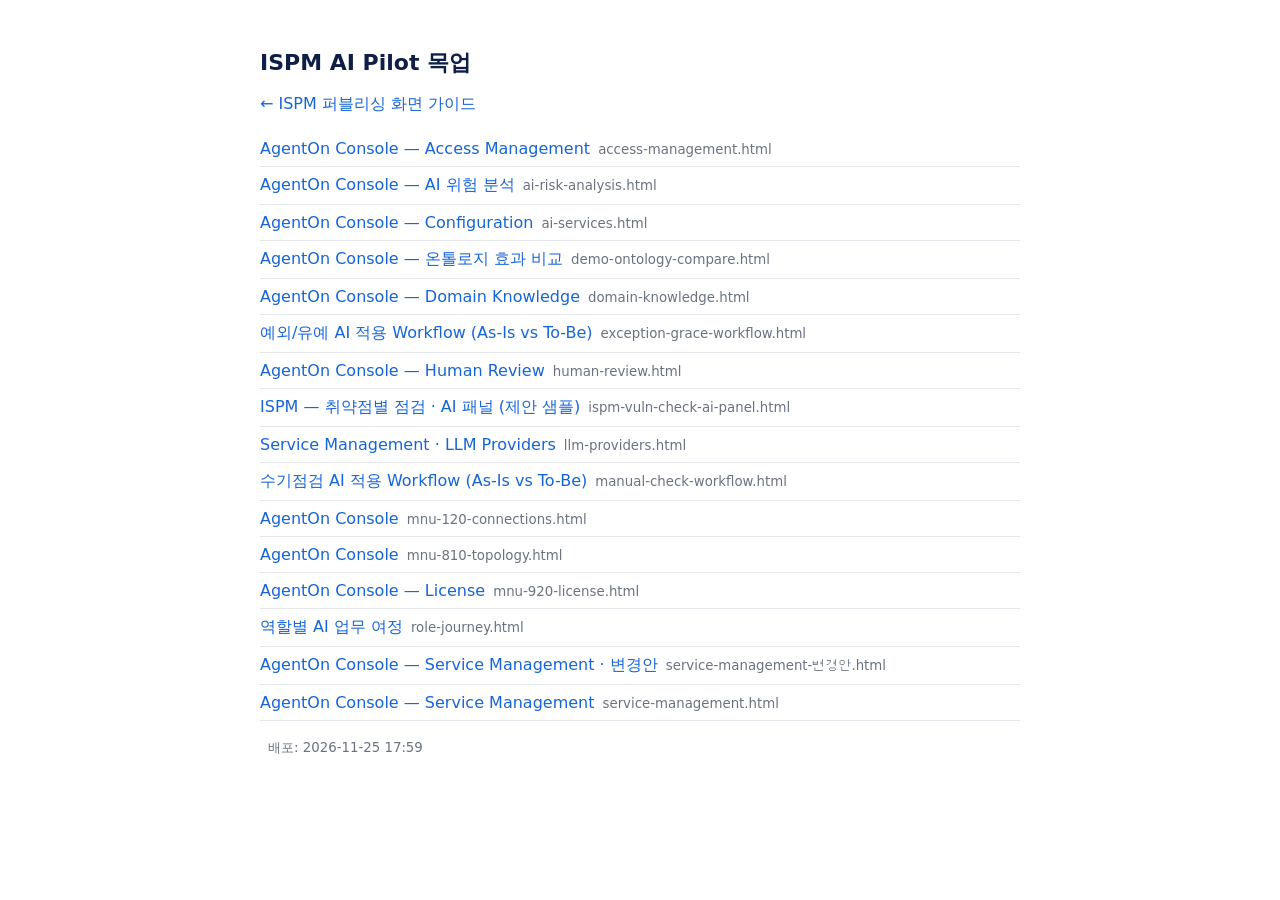
<file: design/index.html>
<!doctype html><html lang="ko"><head><meta charset="utf-8"><meta name="viewport" content="width=device-width,initial-scale=1">
<title>ISPM AI Pilot 목업</title><style>body{font-family:"Noto Sans KR",system-ui,sans-serif;max-width:760px;margin:48px auto;padding:0 24px;color:#0F1E47}h1{font-size:22px}a{color:#1665D8;text-decoration:none}a:hover{text-decoration:underline}li{padding:8px 0;border-bottom:1px solid #E5E6EB;list-style:none}ul{padding:0}small{color:#6b7280;margin-left:8px}</style></head><body>
<h1>ISPM AI Pilot 목업</h1><p><a href="/ISPM-2027-AI-Pilot/">← ISPM 퍼블리싱 화면 가이드</a></p><ul>
<li><a href="access-management.html">AgentOn Console — Access Management</a><small>access-management.html</small></li>
<li><a href="ai-risk-analysis.html">AgentOn Console — AI 위험 분석</a><small>ai-risk-analysis.html</small></li>
<li><a href="ai-services.html">AgentOn Console — Configuration</a><small>ai-services.html</small></li>
<li><a href="demo-ontology-compare.html">AgentOn Console — 온톨로지 효과 비교</a><small>demo-ontology-compare.html</small></li>
<li><a href="domain-knowledge.html">AgentOn Console — Domain Knowledge</a><small>domain-knowledge.html</small></li>
<li><a href="exception-grace-workflow.html">예외/유예 AI 적용 Workflow (As-Is vs To-Be)</a><small>exception-grace-workflow.html</small></li>
<li><a href="human-review.html">AgentOn Console — Human Review</a><small>human-review.html</small></li>
<li><a href="ispm-vuln-check-ai-panel.html">ISPM — 취약점별 점검 · AI 패널 (제안 샘플)</a><small>ispm-vuln-check-ai-panel.html</small></li>
<li><a href="llm-providers.html">Service Management · LLM Providers</a><small>llm-providers.html</small></li>
<li><a href="manual-check-workflow.html">수기점검 AI 적용 Workflow (As-Is vs To-Be)</a><small>manual-check-workflow.html</small></li>
<li><a href="mnu-120-connections.html">AgentOn Console</a><small>mnu-120-connections.html</small></li>
<li><a href="mnu-810-topology.html">AgentOn Console</a><small>mnu-810-topology.html</small></li>
<li><a href="mnu-920-license.html">AgentOn Console — License</a><small>mnu-920-license.html</small></li>
<li><a href="role-journey.html">역할별 AI 업무 여정</a><small>role-journey.html</small></li>
<li><a href="service-management-변경안.html">AgentOn Console — Service Management · 변경안</a><small>service-management-변경안.html</small></li>
<li><a href="service-management.html">AgentOn Console — Service Management</a><small>service-management.html</small></li>
</ul><p><small>배포: 2026-11-25 17:59</small></p></body></html>
</file>
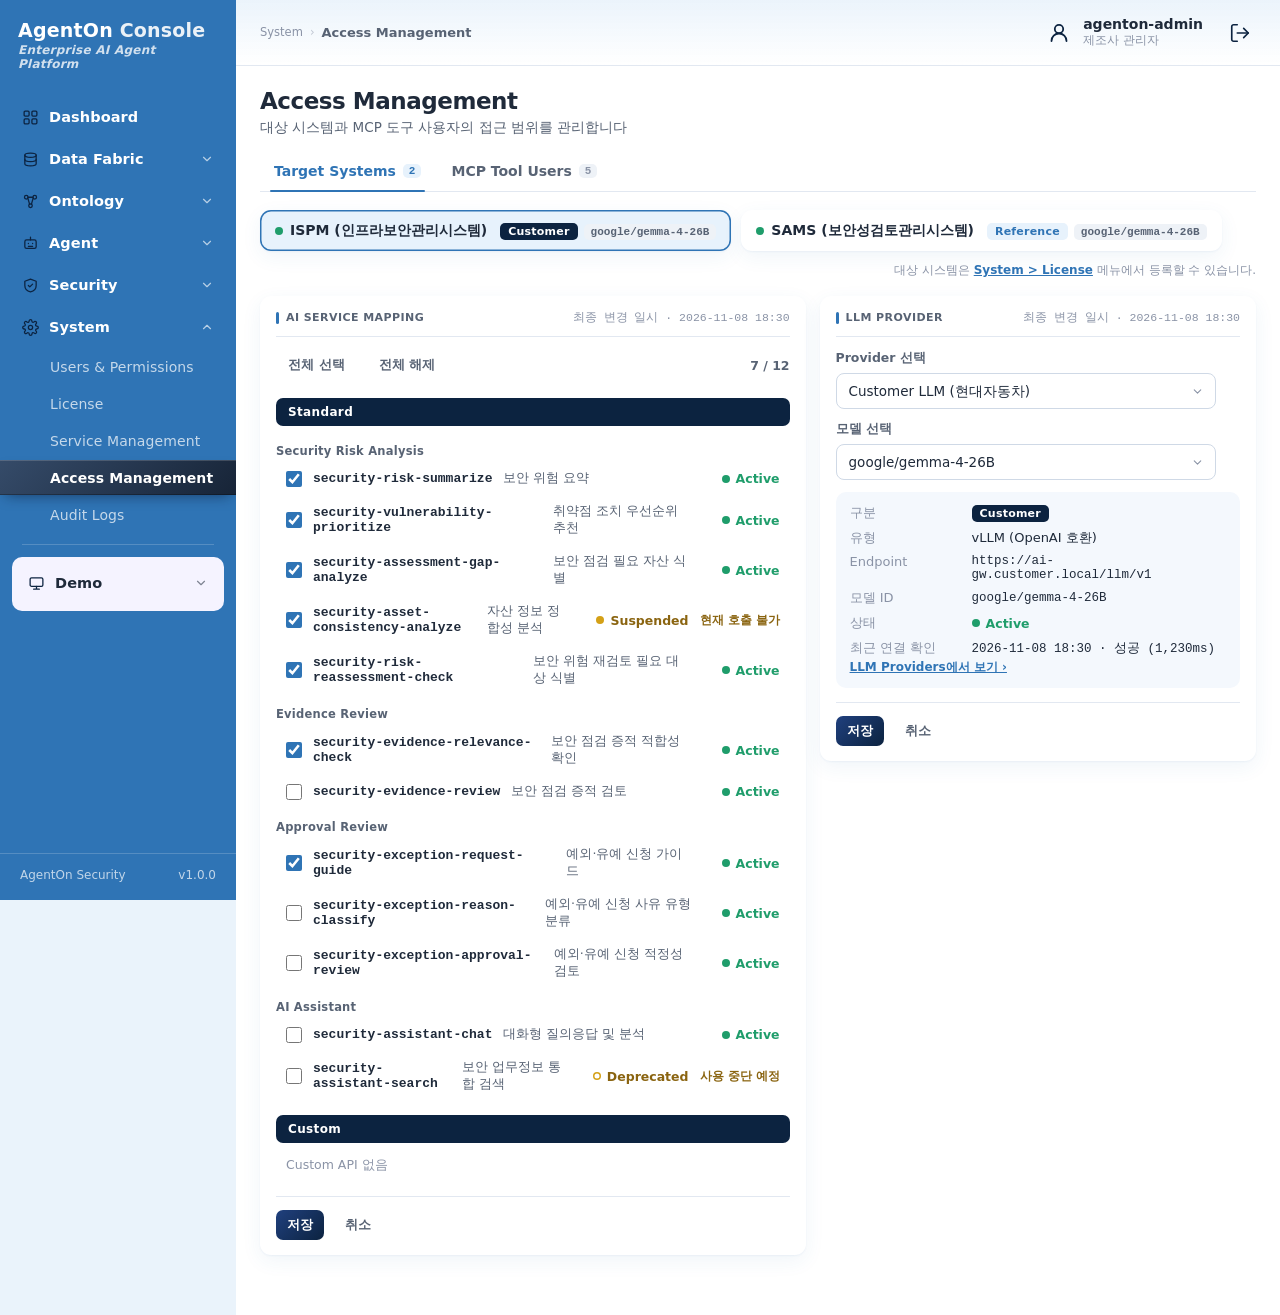
<file: design/access-management.html>
<!DOCTYPE html>
<html lang="ko">
<head>
  <meta charset="UTF-8" />
  <meta name="viewport" content="width=device-width, initial-scale=1.0" />
  <meta name="description" content="AgentOn Console · System · Service Management (v1.0.0)" />
  <title>AgentOn Console — Access Management</title>
  <link rel="icon" type="image/png" href="[data-uri]" />
  <style>
    /* ============================================================
     * AgentOn Console — Data Fabric › Connections (MNU-120 · 기획 v1.0.0)
     *   Sources · Connections · Datasets 3탭 — 탭 순서가 곧 객체 위계(Source → Connection → Dataset → Task)
     *
     * 단일 파일 프로토타입. 디자인 토큰·셸 레이아웃·목록 컴포넌트는 GenWorks-RP 의
     * 공유 자산(docs/design/assets/wm.css · app.css)을 그대로 옮겨 왔다.
     *   · 사이드바 236px 단색 --sky-deep, 브랜드는 사이드바 상단, 활성 메뉴 = 진청 밴드 풀블리드
     *   · topbar 는 메인 칼럼 안(좌: breadcrumb · 우: 사용자·기어)
     *   · 콘텐츠 배경 흰색, 카드는 border 없이 soft shadow 로만 구분
     *   · 배지 원칙: 예외 상태(인증 실패·스키마 변경·연결 실패)만 색 강조, 나머지는 뉴트럴
     * 색은 아래 토큰만 사용한다. 라이트 테마 단일 (다크 모드 미지원 — RP 와 동일).
     * ============================================================ */
    :root {
      --sky: #6db3e8; --sky-light: #a9d4f5; --sky-dark: #3d8fd4; --sky-deep: #2f74b5;
      --bg: #eaf3fb; --panel: #ffffff; --panel-2: #f4f8fd;
      --ink: #1f2a3a; --ink-soft: #586374; --ink-faint: #8a93a6;
      --line: #e2e8f1; --line-strong: #cfd9e6;
      --accent: var(--sky-dark); --accent-hover: var(--sky-deep); --accent-soft: #e7f2fc;
      --danger: #d23a3a; --danger-soft: #fdecec;
      --ok: #1f9d6b; --ok-soft: #eaf6f0;
      --warn: #d4a017; --warn-soft: #fdf6e3; --warn-ink: #8a6410;
      --navy-1: #20407e; --navy-2: #0c2340;
      --band-1: #354b69; --band-2: #172437;
      --icon: #0c2340;
      --radius: 10px;
      --shadow-sm: 0 1px 2px rgba(45, 110, 175, .06), 0 6px 20px rgba(45, 110, 175, .07);
      --shadow-lg: 0 20px 64px rgba(8, 24, 48, .26);
      --focus: 0 0 0 3px rgba(61, 143, 212, .28);
      --chip-bg: #eef2f7; --input-bg: #ffffff;
      --topbar-1: rgba(234, 243, 251, .94); --topbar-2: rgba(255, 255, 255, .9);
      --mono: "SFMono-Regular", "SF Mono", Menlo, Consolas, monospace;
      color-scheme: light;
    }

    * { box-sizing: border-box; }
    html { height: 100%; }
    body {
      margin: 0; min-height: 100vh;
      display: grid; grid-template-columns: 236px minmax(0, 1fr);
      background: var(--bg); color: var(--ink);
      font-family: "Pretendard", "Apple SD Gothic Neo", "Segoe UI", system-ui, -apple-system, sans-serif;
      font-size: 15px; font-weight: 500; -webkit-font-smoothing: antialiased;
    }
    [hidden] { display: none !important; }
    .mono { font-family: var(--mono); font-variant-numeric: tabular-nums; }
    button, input, select, textarea { font-family: inherit; }
    :focus-visible { outline: none; box-shadow: var(--focus); }

    /* ============================================================
     * 1. 셸 — 사이드바
     * ============================================================ */
    .sidebar {
      position: sticky; top: 0; align-self: start; height: 100vh;
      display: flex; flex-direction: column; color: #fff;
      background: var(--sky-deep); overflow-y: auto;
    }
    .side-brand { display: flex; align-items: center; gap: 9px; padding: 20px 18px 18px; color: #fff; text-decoration: none; }
    .side-brand img { width: 32px; height: 32px; object-fit: contain; flex: none; filter: drop-shadow(0 2px 4px rgba(8, 24, 48, .4)); }
    .side-brand .nm { font-size: 19px; font-weight: 800; letter-spacing: .2px; line-height: 1.15; }
    .side-brand .nm span { opacity: .9; font-weight: 700; }
    .side-brand .nm small { display: block; font-size: 12px; font-weight: 600; font-style: italic; letter-spacing: .02em; opacity: .78; margin-top: 2px; }

    .side-nav { padding: 8px 12px; flex: 1; }
    .nav-cap { padding: 13px 10px 5px; font-size: 11px; font-weight: 700; letter-spacing: .05em; color: rgba(255, 255, 255, .55); }
    .nav-cap small { display: block; font-size: 10.5px; font-weight: 500; letter-spacing: 0; margin-top: 2px; color: rgba(255, 255, 255, .45); }
    .nav-item, .nav-child, .nav-parent {
      display: flex; align-items: center; gap: 10px; width: 100%;
      padding: 8px 10px; border-radius: 8px; margin-bottom: 2px;
      background: none; border: none; cursor: pointer; text-align: left;
      text-decoration: none; color: #fff; font-size: 14.5px; font-weight: 600; letter-spacing: .1px;
      min-height: 40px; transition: background .12s;
    }
    .nav-child { padding-left: 38px; font-size: 14px; font-weight: 500; color: rgba(255, 255, 255, .72); min-height: 35px; }
    .nav-item:hover, .nav-child:hover, .nav-parent:hover { background: rgba(255, 255, 255, .12); color: #fff; }
    .nav-item > svg, .nav-parent > svg:first-child { width: 17px; height: 17px; flex: none; color: var(--navy-2); }
    .np-label { flex: 1; min-width: 0; }
    .np-chev { width: 14px; height: 14px; opacity: .65; transition: transform .18s; flex: none; margin-left: auto; }
    .nav-group[data-open="true"] .np-chev { transform: rotate(180deg); }
    .nav-children { display: none; margin-bottom: 4px; }
    .nav-group[data-open="true"] .nav-children { display: block; }
    .nav-child.active {
      background: linear-gradient(135deg, var(--band-1) 0%, var(--band-2) 100%);
      color: #fff; font-weight: 700;
      width: calc(100% + 24px); margin-left: -12px; border-radius: 0; padding-left: 50px;
      box-shadow: 0 6px 14px -6px rgba(8, 24, 48, .6), inset 0 1px 0 rgba(255, 255, 255, .16), inset 0 -1px 0 rgba(0, 0, 0, .28);
    }
    .nav-sep { height: 1px; margin: 12px 10px; background: rgba(255, 255, 255, .18); }
    /* Demo 메뉴 영역 — 은은한 보라 배경(#F5F3FF), 내부 텍스트는 잉크색 */
    .nav-group.nav-demo { background: #F5F3FF; border-radius: 10px; padding: 6px; margin-top: 2px; }
    .nav-demo .nav-parent { color: var(--ink); }
    .nav-demo .nav-child { color: rgba(31, 42, 58, .74); }
    .nav-demo .nav-parent:hover, .nav-demo .nav-child:hover { background: rgba(31, 42, 58, .08); color: var(--ink); }
    .nav-demo .np-chev { opacity: .55; }
    .nav-demo .nav-children { margin-bottom: 0; }
    .nav-demo .nav-child.active, .nav-demo .nav-child.active:hover { width: calc(100% + 12px); margin-left: -6px; border-radius: 8px; padding-left: 44px; color: #fff; background: linear-gradient(135deg, var(--band-1) 0%, var(--band-2) 100%); }
    .side-foot {
      padding: 14px 20px 18px; font-size: 12px; color: rgba(255, 255, 255, .7);
      border-top: 1px solid rgba(255, 255, 255, .18);
      display: flex; justify-content: space-between; gap: 10px; font-variant-numeric: tabular-nums;
    }

    /* ============================================================
     * 2. 셸 — 메인 칼럼 · topbar
     * ============================================================ */
    .main { min-width: 0; display: flex; flex-direction: column; background: var(--panel); }
    .topbar {
      position: sticky; top: 0; z-index: 20;
      display: flex; align-items: center; gap: 12px;
      background: linear-gradient(180deg, var(--topbar-1) 0%, var(--topbar-2) 100%);
      backdrop-filter: blur(8px);
      border-bottom: 1px solid var(--line); padding: 11px 24px; min-height: 60px;
    }
    .hdiv { width: 1px; height: 22px; background: var(--line-strong); opacity: .85; flex: none; }
    .crumb { font-size: 11.5px; color: var(--ink-faint); display: flex; align-items: center; gap: 7px; line-height: 1.2; min-width: 0; }
    .crumb b { color: var(--ink-soft); font-weight: 600; font-size: 13px; }
    .crumb .sep { opacity: .5; }
    .topbar .spacer { flex: 1; }
    .ic-btn {
      position: relative; background: none; border: none; padding: 5px; cursor: pointer;
      display: grid; place-items: center; border-radius: 9px; color: var(--icon); flex: none;
    }
    .ic-btn:hover { background: var(--panel-2); }
    .ic-btn svg { width: 22px; height: 22px; }
    .menu-toggle { display: none; }
    .user {
      display: flex; align-items: center; gap: 9px; padding: 4px 8px 4px 6px;
      background: none; border: 1px solid transparent; border-radius: 9px; cursor: pointer;
    }
    .user:hover { background: var(--panel-2); border-color: var(--line); }
    .user .avatar { width: 30px; height: 30px; display: grid; place-items: center; flex: none; }
    .user .avatar svg { width: 24px; height: 24px; }
    .user .u-meta { text-align: left; }
    .user .u-name { font-size: 14px; font-weight: 600; color: var(--ink); }
    .user .u-role { font-size: 12px; color: var(--ink-faint); }
    .content { padding: 22px 24px 60px; width: 100%; }

    .phead { display: flex; align-items: flex-end; justify-content: space-between; gap: 18px; margin-bottom: 18px; flex-wrap: wrap; }
    .phead h1 { margin: 0; font-size: 23px; font-weight: 700; letter-spacing: -.02em; }
    .phead .psub { margin: 5px 0 0; font-size: 13.5px; color: var(--ink-soft); }

    /* ============================================================
     * 3. 버튼 · 폼 컨트롤
     * ============================================================ */
    .btn {
      font-size: 14px; font-weight: 600; border-radius: 8px;
      border: 1px solid var(--line-strong); background: var(--input-bg); color: var(--ink);
      height: 36px; padding: 0 14px; cursor: pointer; display: inline-flex; align-items: center; gap: 7px;
      transition: border-color .12s, filter .12s, transform .04s; white-space: nowrap;
    }
    .btn:hover { border-color: var(--accent); }
    .btn:active { transform: translateY(1px); }
    .btn.primary { color: #fff; border: none; background: linear-gradient(135deg, var(--navy-1) 0%, var(--navy-2) 100%); }
    .btn.primary:hover { filter: brightness(1.12); }
    .btn.second { color: var(--sky-deep); background: var(--accent-soft); border-color: transparent; }
    .btn.sm { height: 30px; padding: 0 11px; font-size: 13px; border-radius: 7px; }
    .btn.ghost { background: none; border-color: transparent; color: var(--ink-soft); }
    .btn.ghost:hover { border-color: var(--line-strong); color: var(--ink); }
    .btn.danger { color: #fff; border: none; background: var(--danger); }
    .btn:disabled { opacity: .45; cursor: not-allowed; }
    .btn:disabled:active { transform: none; }
    .btn svg { width: 15px; height: 15px; flex: none; }
    .link { font-size: 13.5px; color: var(--accent); text-decoration: none; background: none; border: none; padding: 0; cursor: pointer; font-weight: 600; }
    .link:hover { text-decoration: underline; }
    .link.sm { font-size: 12.5px; }

    .input, .select, .textarea {
      width: 100%; height: 36px; padding: 0 12px; font-size: 13.5px; color: var(--ink); background: var(--input-bg);
      border: 1px solid var(--line-strong); border-radius: 8px; outline: none; font-weight: 500;
      transition: border-color .15s, box-shadow .15s;
    }
    .input:focus, .select:focus, .textarea:focus { border-color: var(--accent); box-shadow: var(--focus); }
    .input:disabled, .select:disabled { background: var(--panel-2); cursor: not-allowed; color: var(--ink-faint); }
    .input[aria-invalid="true"] { border-color: var(--danger); }
    .input.mono { font-family: var(--mono); font-size: 13px; }
    .select {
      appearance: none; -webkit-appearance: none; cursor: pointer; padding-right: 32px;
      background-image: url("data:image/svg+xml,%3Csvg xmlns='http://www.w3.org/2000/svg' viewBox='0 0 24 24' fill='none' stroke='%238a93a6' stroke-width='2' stroke-linecap='round' stroke-linejoin='round'%3E%3Cpath d='m6 9 6 6 6-6'/%3E%3C/svg%3E");
      background-repeat: no-repeat; background-position: right 11px center; background-size: 13px;
    }
    .select.auto { width: auto; flex: none; max-width: 100%; }
    .textarea { height: auto; min-height: 72px; padding: 9px 12px; resize: vertical; line-height: 1.55; }
    .field { margin-bottom: 14px; }
    .field > label, .field .flabel { display: block; margin-bottom: 6px; font-size: 12.5px; font-weight: 700; color: var(--ink-soft); }
    .field .req { color: var(--danger); margin-left: 3px; }
    .field-hint { margin: 6px 0 0; font-size: 12px; color: var(--ink-faint); line-height: 1.5; }
    .field-hint.err { color: var(--danger); }
    .frow { display: grid; grid-template-columns: repeat(2, minmax(0, 1fr)); gap: 12px; }
    .frow.c3 { grid-template-columns: 2fr 1fr 1fr; }
    .check { display: inline-flex; align-items: flex-start; gap: 8px; font-size: 13.5px; color: var(--ink); line-height: 1.5; cursor: pointer; }
    .check input { width: 16px; height: 16px; margin: 2px 0 0; accent-color: var(--sky-deep); flex: none; cursor: pointer; }
    .check.dis { color: var(--ink-faint); cursor: not-allowed; }
    .check-row { display: flex; flex-wrap: wrap; gap: 8px 18px; }
    .ver-badge { display: inline-flex; font-size: 10.5px; font-weight: 700; padding: 1px 6px; border-radius: 4px; background: var(--chip-bg); color: var(--ink-faint); margin-left: 6px; vertical-align: 1px; }

    /* 세그먼트 (인증 방식 · 보관 위치 · 프로토콜) */
    .seg { display: inline-flex; flex-wrap: wrap; gap: 4px; padding: 3px; border-radius: 9px; background: var(--panel-2); }
    .seg button {
      height: 30px; padding: 0 12px; border: none; border-radius: 7px; background: none; cursor: pointer;
      font-size: 13px; font-weight: 600; color: var(--ink-soft);
    }
    .seg button:hover { color: var(--ink); }
    .seg button.on { background: var(--panel); color: var(--sky-deep); box-shadow: 0 1px 3px rgba(8, 24, 48, .12); }
    .seg.block { display: flex; }
    .seg.block button { flex: 1; }

    /* 안내 박스 */
    .notice { padding: 11px 13px; border-radius: 10px; background: var(--panel-2); font-size: 12.5px; line-height: 1.65; color: var(--ink-soft); }
    .notice strong { color: var(--ink); font-weight: 700; }
    .notice.warn { background: var(--warn-soft); color: var(--warn-ink); }
    .notice.warn strong { color: inherit; }
    .notice.bad { background: var(--danger-soft); color: var(--danger); }
    .notice.ok { background: var(--ok-soft); color: var(--ok); }
    .notice.info { background: var(--accent-soft); color: var(--sky-deep); }
    .notice + .notice, .notice + .field, .field + .notice { margin-top: 12px; }
    .notice ul { margin: 6px 0 0; padding-left: 18px; }

    /* 툴팁 (비활성 버튼은 이벤트를 못 받으므로 래퍼에 단다) */
    .tip-wrap { position: relative; display: inline-flex; }
    .tip-wrap::after {
      content: attr(data-tip); position: absolute; left: 50%; bottom: calc(100% + 8px); transform: translateX(-50%);
      width: max-content; max-width: 260px; padding: 8px 11px; border-radius: 8px;
      background: var(--navy-2); color: #fff; font-size: 12px; font-weight: 500; line-height: 1.5; text-align: left;
      white-space: normal; opacity: 0; visibility: hidden; transition: opacity .12s; pointer-events: none; z-index: 90;
      box-shadow: 0 8px 22px rgba(12, 35, 64, .22);
    }
    .tip-wrap:hover::after, .tip-wrap:focus-within::after { opacity: 1; visibility: visible; }
    .tip-wrap.right::after { left: auto; right: 0; transform: none; }

    /* ============================================================
     * 4. 목록 화면 — 요약 타일 · 필터 바 · 표 · 페이징
     * ============================================================ */
    .stat-cards { display: grid; grid-template-columns: repeat(4, 1fr); gap: 12px; margin-bottom: 20px; }
    .stat-card {
      background: var(--panel); border: 1px solid transparent; border-radius: 12px; padding: 14px 15px;
      cursor: pointer; text-align: left; color: inherit; box-shadow: var(--shadow-sm);
      transition: box-shadow .12s ease, background .12s ease; position: relative;
      display: flex; flex-direction: column; align-items: flex-start;
    }
    .stat-card:hover { box-shadow: 0 6px 18px rgba(8, 24, 48, .13); }
    .stat-card[aria-pressed="true"] { background: var(--panel-2); border-color: var(--sky-light); }
    .stat-card .clabel { font-size: 13px; color: var(--ink-soft); font-weight: 600; display: flex; align-items: center; gap: 7px; }
    .stat-card .cnum { font-size: 28px; font-weight: 700; letter-spacing: -.02em; margin-top: 3px; font-family: var(--mono); font-variant-numeric: tabular-nums; }
    .stat-card .cnum.ok { color: var(--ok); }
    .stat-card .cnum.warn { color: var(--warn); }
    .stat-card .cnum.bad { color: var(--danger); }
    .stat-card .cnum.zero { color: var(--ink-faint); font-weight: 500; }
    .stat-card .csub { font-size: 12px; color: var(--ink-faint); margin-top: 5px; font-weight: 600; }

    .toolbar { display: flex; gap: 9px; align-items: center; margin-bottom: 14px; flex-wrap: wrap; }
    .tb-actions { display: flex; gap: 9px; align-items: center; margin-left: auto; }
    .search {
      flex: 1; min-width: 189px; height: 36px; display: flex; align-items: center; gap: 7px;
      background: var(--input-bg); border: 1px solid var(--line-strong); border-radius: var(--radius); padding: 0 12px;
    }
    /* 검색창 안 필터 토글 — RP Workloads 와 동일 (아이콘만 · 열리면 액센트) */
    .search .filter-toggle { height: 26px; padding: 0 2px 0 4px; margin-left: 2px; gap: 3px; border: none; background: none; color: var(--ink-faint); flex: none; }
    .search .filter-toggle:hover, .search .filter-toggle[aria-expanded="true"] { color: var(--accent); }
    .filter-row { display: flex; gap: 9px; align-items: center; flex-wrap: wrap; margin-bottom: 14px; padding: 12px 13px; background: var(--panel-2); border-radius: var(--radius); }
    .search input { border: none; background: none; outline: none; font-size: 13px; color: var(--ink); width: 100%; flex: 1; min-width: 0; height: 32px; padding: 0; }
    .search input::placeholder { color: var(--ink-faint); }
    .search > svg { flex: none; color: var(--ink-faint); }
    .search:focus-within { border-color: var(--accent); box-shadow: var(--focus); }
    .ms { position: relative; }
    .ms-btn { min-width: 120px; justify-content: space-between; font-weight: 600; }
    .ms-btn .n { font-size: 11px; font-weight: 700; padding: 1px 6px; border-radius: 5px; background: var(--accent-soft); color: var(--sky-deep); }
    .ms-btn svg { width: 13px; height: 13px; color: var(--ink-faint); }
    .ms-menu {
      position: absolute; left: 0; top: calc(100% + 6px); z-index: 40; min-width: 200px;
      padding: 6px; background: var(--panel); border: 1px solid var(--line); border-radius: 10px; box-shadow: 0 12px 34px rgba(45, 110, 175, .18);
    }
    .ms-menu label { display: flex; align-items: center; gap: 8px; padding: 7px 9px; border-radius: 7px; font-size: 13px; cursor: pointer; }
    .ms-menu label:hover { background: var(--panel-2); }
    .ms-menu input { accent-color: var(--sky-deep); }
    .applied { display: flex; align-items: center; gap: 10px; margin-bottom: 12px; padding: 8px 12px; background: var(--accent-soft); border: 1px solid #cfe0f5; border-radius: 9px; font-size: 13.5px; flex-wrap: wrap; }
    .af-label { color: var(--sky-deep); font-weight: 700; font-size: 11.5px; text-transform: uppercase; letter-spacing: .04em; }
    .af-chips { display: inline-flex; align-items: center; gap: 8px; flex-wrap: wrap; }
    .af-chip { display: inline-flex; align-items: center; gap: 6px; background: var(--panel); border: 1px solid var(--line-strong); border-radius: 20px; padding: 2px 5px 2px 10px; font-weight: 600; color: var(--ink); font-size: 12.5px; }
    .af-x { display: inline-flex; align-items: center; justify-content: center; width: 17px; height: 17px; border: none; border-radius: 50%; background: var(--panel-2); color: var(--ink-soft); cursor: pointer; font-size: 11px; line-height: 1; }
    .af-x:hover { background: var(--danger-soft); color: var(--danger); }
    .af-count { color: var(--ink-soft); margin-left: auto; font-variant-numeric: tabular-nums; }
    .af-count b { color: var(--ink); }

    .list-panel { background: var(--panel); border-radius: 12px; overflow: visible; box-shadow: var(--shadow-sm); }
    .list-panel .scroll { overflow-x: auto; border-radius: 12px; }
    .list-panel table { width: 100%; border-collapse: collapse; min-width: 920px; }
    .list-panel thead th {
      text-align: left; font-size: 12px; font-weight: 650; color: var(--ink-soft);
      text-transform: uppercase; letter-spacing: .04em; padding: 12px 12px;
      border-bottom: 1px solid var(--line); background: var(--panel-2); white-space: nowrap;
    }
    .list-panel tbody td { padding: 11px 12px; border-bottom: 1px solid var(--line); vertical-align: middle; font-size: 14px; color: var(--ink); }
    .list-panel tbody tr:last-child td { border-bottom: none; }
    .list-panel tbody tr:hover { background: var(--panel-2); }
    .list-panel tbody tr.row-active { background: var(--accent-soft); }
    .list-panel tbody tr.row-off td { color: var(--ink-faint); }
    .list-panel .lk { color: var(--ink); font-weight: 700; text-decoration: underline; text-underline-offset: 2px; cursor: pointer; background: none; border: none; font-size: inherit; padding: 0; text-align: left; }
    .list-panel .lk:hover { color: var(--sky-deep); }
    .list-panel .sub { font-size: 11.5px; color: var(--ink-faint); font-weight: 600; margin-top: 2px; font-family: var(--mono); max-width: 210px; overflow: hidden; text-overflow: ellipsis; white-space: nowrap; }
    .list-panel .dash { color: var(--ink-faint); }
    .list-empty { padding: 36px 20px; text-align: center; }
    .list-empty .et { font-size: 15px; font-weight: 700; margin-bottom: 6px; }
    .list-empty .ed { font-size: 13px; color: var(--ink-faint); line-height: 1.6; margin-bottom: 14px; }
    .empty-cat { display: grid; grid-template-columns: repeat(4, minmax(0, 1fr)); gap: 10px; max-width: 760px; margin: 18px auto 0; text-align: left; }

    /* 이름 셀 — 타입 아이콘 + 이름 */
    .nm-cell { display: flex; align-items: center; gap: 10px; min-width: 0; }
    .t-ico { width: 30px; height: 30px; border-radius: 8px; flex: none; display: grid; place-items: center; background: var(--panel-2); color: var(--icon); box-shadow: 0 1px 2px rgba(8, 24, 48, .08); }
    .t-ico svg { width: 16px; height: 16px; }
    .t-ico.g { background: var(--accent-soft); }

    /* 타입 배지 — 뉴트럴 그레이 (타입은 예외 상태가 아니다) */
    .tb { display: inline-flex; align-items: center; font-size: 11.5px; font-weight: 700; padding: 3px 8px; border-radius: 5px; background: var(--chip-bg); color: var(--ink-soft); white-space: nowrap; }
    .tb.g { background: var(--accent-soft); color: var(--sky-deep); }
    /* 상태 — 색 + 텍스트 병기. 정상은 녹색 점만, 예외는 배경까지 */
    .st { display: inline-flex; align-items: center; gap: 6px; font-size: 12.5px; font-weight: 700; white-space: nowrap; color: var(--ink-soft); }
    .st .dot { width: 8px; height: 8px; border-radius: 50%; flex: none; background: var(--ink-faint); }
    .st.ok .dot { background: var(--ok); }
    .st.ok { color: var(--ok); }
    .st.auth .dot, .st.conn .dot { background: var(--danger); }
    .st.auth, .st.conn { color: var(--danger); }
    .st.schema .dot { background: var(--warn); }
    .st.schema { color: var(--warn-ink); }
    .st.off .dot { background: transparent; box-shadow: inset 0 0 0 1.5px var(--ink-faint); }
    .st.off { color: var(--ink-faint); }
    .st-act { display: block; margin-top: 3px; font-size: 12px; font-weight: 600; color: var(--sky-deep); background: none; border: none; padding: 0; cursor: pointer; text-decoration: underline; text-underline-offset: 2px; }
    .st-act:hover { color: var(--accent-hover); }
    /* 경로 칩 — key/value 2톤 */
    .path { display: inline-flex; gap: 4px; }
    .pc { font-size: 11px; font-weight: 700; padding: 2px 7px; border-radius: 5px; background: var(--chip-bg); color: var(--ink-soft); font-family: var(--mono); }
    .pc.live { background: var(--accent-soft); color: var(--sky-deep); }
    /* 마지막 테스트 */
    .lt { font-family: var(--mono); font-size: 13px; font-variant-numeric: tabular-nums; display: inline-flex; align-items: center; gap: 6px; white-space: nowrap; }
    .lt .r { font-weight: 700; }
    .lt .r.ok { color: var(--ok); }
    .lt .r.bad { color: var(--danger); }
    /* 예산 미니 바 */
    .bud { min-width: 132px; }
    .bud-bar { height: 6px; border-radius: 4px; background: var(--chip-bg); overflow: hidden; }
    .bud-fill { height: 100%; border-radius: 4px; background: var(--sky-dark); transition: width .3s; }
    .bud.hi .bud-fill { background: var(--danger); }
    .bud-meta { display: flex; justify-content: space-between; gap: 8px; margin-top: 4px; font-size: 11px; white-space: nowrap; color: var(--ink-faint); font-family: var(--mono); font-variant-numeric: tabular-nums; }
    .bud-meta b { color: var(--ink); font-weight: 700; }
    .bud.hi .bud-meta b { color: var(--danger); }
    /* 참조 */
    .ref { display: flex; flex-wrap: wrap; gap: 1px 10px; max-width: 166px; font-size: 12px; line-height: 1.5; color: var(--ink-soft); font-variant-numeric: tabular-nums; }
    .ref .it { white-space: nowrap; }
    .list-panel th.c-ref, .list-panel td.c-ref { width: 172px; }
    .list-panel td.row-menu { width: 56px; padding-left: 4px; }
    .ref b { color: var(--ink); font-family: var(--mono); font-weight: 700; }
    .ref .z { color: var(--ink-faint); }
    .ref .sep { color: var(--line-strong); margin: 0 4px; }
    /* 행 메뉴 */
    .row-menu { position: relative; text-align: right; }
    .rm-btn { width: 30px; height: 30px; border: none; border-radius: 7px; background: none; color: var(--ink-soft); cursor: pointer; font-size: 18px; line-height: 1; letter-spacing: 1px; }
    .rm-btn:hover, .rm-btn[aria-expanded="true"] { background: var(--panel-2); color: var(--ink); }
    .rm-menu {
      position: absolute; right: 0; top: calc(100% + 4px); z-index: 45; min-width: 170px; text-align: left;
      padding: 5px; background: var(--panel); border: 1px solid var(--line); border-radius: 10px; box-shadow: 0 12px 34px rgba(45, 110, 175, .18);
    }
    .rm-menu button { width: 100%; display: flex; align-items: center; gap: 8px; padding: 8px 10px; border: none; border-radius: 7px; background: none; text-align: left; font-size: 13px; font-weight: 600; color: var(--ink); cursor: pointer; }
    .rm-menu button:hover:not(:disabled) { background: var(--panel-2); }
    .rm-menu button:disabled { color: var(--ink-faint); cursor: not-allowed; }
    .rm-menu button.bad { color: var(--danger); }
    .rm-menu button.bad:disabled { color: var(--ink-faint); }
    .rm-menu .tip-wrap { display: block; }
    .rm-menu .tip-wrap::after { left: auto; right: 0; transform: none; bottom: auto; top: calc(100% + 4px); }
    .rm-sep { height: 1px; margin: 4px 6px; background: var(--line); }

    .pager { display: flex; align-items: center; justify-content: space-between; gap: 12px; margin-top: 14px; flex-wrap: wrap; }
    .pager-info { font-size: 13.5px; color: var(--ink-soft); }
    .pager-info b { color: var(--ink); font-weight: 700; font-variant-numeric: tabular-nums; }
    .pager-nav { display: flex; align-items: center; gap: 5px; }
    .pager-size { width: auto; height: 30px; font-size: 13px; color: var(--ink-soft); border: none; border-radius: 7px; cursor: pointer; margin-right: 4px; appearance: none; -webkit-appearance: none; padding: 0 22px 0 6px;
      background: none url("data:image/svg+xml,%3Csvg xmlns='http://www.w3.org/2000/svg' viewBox='0 0 24 24' fill='none' stroke='%238a93a6' stroke-width='2' stroke-linecap='round' stroke-linejoin='round'%3E%3Cpath d='m6 9 6 6 6-6'/%3E%3C/svg%3E") right 3px center / 12px no-repeat; }
    .pg-btn { min-width: 30px; height: 30px; padding: 0 8px; border: none; background: none; color: var(--ink-soft); border-radius: 7px; cursor: pointer; font-size: 13px; font-weight: 600; font-variant-numeric: tabular-nums; }
    .pg-btn:hover:not(:disabled):not(.active) { background: var(--panel-2); color: var(--ink); }
    .pg-btn.active { background: var(--accent-soft); color: var(--sky-deep); }
    .pg-btn:disabled { opacity: .35; cursor: not-allowed; }

    /* ============================================================
     * 5. 슬라이드오버 (상세 · 새 소스 · 새 연결 마법사) — 우측 480px
     * ============================================================ */
    .so-backdrop { position: fixed; inset: 0; background: rgba(12, 26, 46, .40); opacity: 0; visibility: hidden; transition: opacity .16s; z-index: 60; }
    .so-backdrop.open { opacity: 1; visibility: visible; }
    .so {
      position: fixed; top: 0; right: 0; bottom: 0; width: 480px; max-width: 100vw; z-index: 62;
      display: flex; flex-direction: column; background: var(--panel);
      box-shadow: -12px 0 44px rgba(8, 24, 48, .22);
      transform: translateX(100%); transition: transform .2s ease; visibility: hidden;
    }
    .so.open { transform: none; visibility: visible; }
    .so.wide { width: 560px; }
    .so-head { display: flex; align-items: flex-start; gap: 12px; padding: 18px 20px 14px; border-bottom: 1px solid var(--line); }
    .so-head .so-t { font-size: 16.5px; font-weight: 700; line-height: 1.3; }
    .so-head .so-s { font-size: 12.5px; color: var(--ink-faint); font-weight: 600; margin-top: 5px; display: flex; align-items: center; gap: 8px; flex-wrap: wrap; }
    .so-x { margin-left: auto; width: 30px; height: 30px; flex: none; border: none; border-radius: 8px; background: var(--panel-2); color: var(--ink-soft); font-size: 19px; line-height: 1; cursor: pointer; }
    .so-x:hover { background: var(--line); color: var(--ink); }
    .so-actions { display: flex; gap: 8px; padding: 12px 20px; border-bottom: 1px solid var(--line); flex-wrap: wrap; align-items: center; }
    .so-body { flex: 1; overflow-y: auto; padding: 18px 20px 24px; }
    .so-foot { display: flex; align-items: center; gap: 9px; padding: 12px 20px 16px; border-top: 1px solid var(--line); }
    .so-foot .sp { flex: 1; }

    /* 상세 섹션 (세로 스크롤 · 탭 아님) */
    .dsec { background: var(--panel-2); border-radius: 11px; padding: 13px 15px; margin-bottom: 12px; }
    .dsec-t { font-size: 12px; font-weight: 700; color: var(--ink-soft); letter-spacing: .02em; margin-bottom: 10px; display: flex; align-items: center; gap: 8px; }
    .dsec-t .sp { flex: 1; }
    .dsec-t .link { font-size: 12px; }
    .kv { display: grid; grid-template-columns: 112px 1fr; gap: 8px 12px; font-size: 13px; margin: 0; }
    .kv dt { color: var(--ink-faint); font-weight: 500; white-space: nowrap; }
    .kv dd { margin: 0; color: var(--ink); min-width: 0; word-break: break-word; display: flex; flex-wrap: wrap; gap: 4px 6px; align-items: center; }
    .kv dd.mono { font-family: var(--mono); font-size: 12.5px; }
    .kv dd .muted { color: var(--ink-faint); }
    .tag { font-size: 11px; font-weight: 600; padding: 2px 7px; border-radius: 5px; background: var(--panel); color: var(--ink-soft); box-shadow: 0 0 0 1px var(--line); }
    .tag b { color: var(--ink-faint); font-weight: 600; margin-right: 3px; }
    .mini-tbl { width: 100%; border-collapse: collapse; font-size: 12.5px; }
    .mini-tbl th { text-align: left; font-size: 11px; font-weight: 700; color: var(--ink-faint); padding: 4px 8px 6px 0; border-bottom: 1px solid var(--line); text-transform: uppercase; letter-spacing: .03em; }
    .mini-tbl td { padding: 6px 8px 6px 0; border-bottom: 1px solid var(--line); vertical-align: top; }
    .mini-tbl tr:last-child td { border-bottom: none; }
    .mini-tbl .mono { font-size: 12px; }
    .gauge { height: 8px; border-radius: 5px; background: var(--chip-bg); overflow: hidden; display: flex; }
    .gauge .f { height: 100%; background: var(--sky-dark); }
    .gauge .f.live { background: var(--sky-light); }
    .gauge.hi .f { background: var(--danger); }
    .gauge.hi .f.live { background: #f0a4a4; }
    .glegend { display: flex; gap: 12px; margin-top: 7px; font-size: 11.5px; color: var(--ink-faint); font-variant-numeric: tabular-nums; }
    .glegend .sw { display: inline-block; width: 9px; height: 9px; border-radius: 3px; background: var(--sky-dark); margin-right: 5px; vertical-align: -1px; }
    .glegend .sw.live { background: var(--sky-light); }
    .glegend b { color: var(--ink); }
    .use-list { display: flex; flex-direction: column; }
    .use-row { display: flex; align-items: center; gap: 8px; padding: 7px 0; font-size: 13px; }
    .use-row + .use-row { border-top: 1px solid var(--line); }
    .use-row .k { flex: none; width: 74px; font-size: 11px; font-weight: 700; color: var(--ink-faint); text-transform: uppercase; letter-spacing: .03em; }
    .use-row .n { flex: 1; min-width: 0; font-weight: 600; }
    .use-row .link { font-size: 12px; }
    .tl { list-style: none; margin: 0; padding: 0; }
    .tl li { display: grid; grid-template-columns: 116px 1fr auto; gap: 8px; padding: 6px 0; font-size: 12.5px; align-items: center; border-bottom: 1px solid var(--line); }
    .tl li:last-child { border-bottom: none; }
    .tl .at { font-family: var(--mono); color: var(--ink-faint); font-variant-numeric: tabular-nums; font-size: 12px; }
    .tl .res { font-weight: 600; display: inline-flex; align-items: center; gap: 6px; }
    .tl .res .dot { width: 7px; height: 7px; border-radius: 50%; background: var(--ok); }
    .tl .res.bad .dot { background: var(--danger); }
    .tl .res.warn .dot { background: var(--warn); }
    .tl .dur { font-family: var(--mono); color: var(--ink-faint); font-size: 12px; }
    .hist li { grid-template-columns: 116px 84px 1fr; }
    .hist .who { font-weight: 600; color: var(--ink-soft); }
    .cred-state { display: flex; align-items: center; gap: 8px; flex-wrap: wrap; }
    .cred-state .ok-badge { display: inline-flex; align-items: center; gap: 5px; font-size: 12px; font-weight: 700; color: var(--ok); background: var(--ok-soft); padding: 2px 8px; border-radius: 5px; }

    /* 마법사 스텝 */
    .steps { display: flex; align-items: center; gap: 6px; padding: 12px 20px 0; }
    .step { display: flex; align-items: center; gap: 6px; font-size: 12px; color: var(--ink-faint); font-weight: 600; white-space: nowrap; }
    .step-num { width: 20px; height: 20px; border-radius: 50%; flex: none; display: grid; place-items: center; font-size: 11px; font-weight: 700; background: var(--chip-bg); color: var(--ink-faint); }
    .step.done .step-num { background: var(--accent-soft); color: var(--sky-deep); }
    .step.done { color: var(--ink-soft); }
    .step.now .step-num { background: linear-gradient(135deg, var(--navy-1) 0%, var(--navy-2) 100%); color: #fff; }
    .step.now { color: var(--ink); }
    .step-bar { flex: 1; height: 2px; background: var(--line); border-radius: 2px; min-width: 8px; }
    .cat-sec { font-size: 12px; font-weight: 700; color: var(--ink-soft); letter-spacing: .02em; margin: 4px 0 10px; }
    .cat-sec small { font-weight: 500; color: var(--ink-faint); margin-left: 6px; }
    .cat-grid { display: grid; grid-template-columns: repeat(2, minmax(0, 1fr)); gap: 9px; margin-bottom: 18px; }
    .cat-card {
      display: flex; gap: 10px; align-items: flex-start; padding: 11px 12px; border-radius: 10px; text-align: left;
      background: var(--panel-2); border: 1px solid transparent; cursor: pointer; color: inherit; transition: background .12s, border-color .12s;
    }
    .cat-card:hover { background: var(--accent-soft); border-color: var(--sky-light); }
    .cat-card .t-ico { background: var(--panel); }
    .cat-card .cn { font-size: 13.5px; font-weight: 700; color: var(--ink); }
    .cat-card .cd { font-size: 11.5px; line-height: 1.5; color: var(--ink-faint); margin-top: 2px; }
    .cat-foot { font-size: 12px; color: var(--ink-faint); line-height: 1.6; padding: 10px 12px; border-radius: 9px; background: var(--panel-2); }
    .type-pick { display: flex; align-items: center; gap: 10px; padding: 10px 12px; border-radius: 10px; background: var(--accent-soft); margin-bottom: 16px; font-size: 13px; }
    .type-pick .cn { font-weight: 700; }
    .type-pick .link { margin-left: auto; font-size: 12px; }
    .fsec { font-size: 12px; font-weight: 700; color: var(--ink-soft); letter-spacing: .02em; margin: 18px 0 10px; padding-top: 14px; border-top: 1px solid var(--line); }
    .fsec:first-child { margin-top: 0; padding-top: 0; border-top: none; }
    .rows { display: flex; flex-direction: column; gap: 6px; }
    .row-ln { display: grid; gap: 6px; align-items: center; }
    .row-ln.ep { grid-template-columns: 1.1fr 70px 1.3fr 1fr 28px; }
    .row-ln.hd { grid-template-columns: 1fr 1.4fr 28px; }
    .row-ln.gq { grid-template-columns: 1fr 1fr 28px; }
    .row-ln .input, .row-ln .select { height: 32px; font-size: 12.5px; padding: 0 9px; }
    .row-ln .select { padding-right: 26px; background-position: right 7px center; }
    .row-x { width: 28px; height: 28px; border: none; border-radius: 6px; background: none; color: var(--ink-faint); cursor: pointer; font-size: 16px; line-height: 1; }
    .row-x:hover { background: var(--danger-soft); color: var(--danger); }
    .row-add { align-self: flex-start; }
    .test-res { display: flex; align-items: center; gap: 9px; padding: 10px 13px; border-radius: 9px; font-size: 13px; font-weight: 600; margin-top: 12px; }
    .test-res.run { background: var(--panel-2); color: var(--ink-soft); }
    .test-res.ok { background: var(--ok-soft); color: var(--ok); }
    .test-res.bad { background: var(--danger-soft); color: var(--danger); }
    .spin { width: 14px; height: 14px; border: 2px solid var(--line-strong); border-top-color: var(--sky-deep); border-radius: 50%; animation: spin .7s linear infinite; flex: none; }
    @keyframes spin { to { transform: rotate(360deg); } }
    .slider-wrap { display: flex; align-items: center; gap: 12px; }
    .slider-wrap input[type="range"] { flex: 1; accent-color: var(--sky-deep); }
    .slider-wrap input[type="range"]:disabled { opacity: .45; }
    .slider-val { font-family: var(--mono); font-size: 12.5px; font-weight: 700; color: var(--ink); white-space: nowrap; min-width: 128px; text-align: right; }
    .sample-prog { height: 6px; border-radius: 4px; background: var(--chip-bg); overflow: hidden; margin-top: 10px; }
    .sample-prog .f { height: 100%; width: 0; background: var(--sky-dark); transition: width .4s; }
    .cta-box { margin-top: 12px; padding: 13px 14px; border-radius: 10px; background: linear-gradient(135deg, var(--navy-1) 0%, var(--navy-2) 100%); color: #eaf2fb; font-size: 12.5px; line-height: 1.6; }
    .cta-box b { color: #fff; }
    .cta-box .btn { margin-top: 10px; background: #fff; color: var(--navy-2); border: none; }
    .pw-wrap { position: relative; }
    .pw-wrap .input { padding-right: 38px; }
    .toggle-pw { position: absolute; right: 6px; top: 50%; transform: translateY(-50%); width: 28px; height: 28px; padding: 0; display: grid; place-items: center; color: var(--ink-faint); background: none; border: none; border-radius: 7px; cursor: pointer; }
    .toggle-pw:hover { background: var(--accent-soft); color: var(--icon); }
    .toggle-pw svg { width: 16px; height: 16px; }

    /* 인라인 모달 (비활성화 · 삭제 확인) */
    .modal {
      position: fixed; left: 50%; top: 50%; transform: translate(-50%, -47%) scale(.985); z-index: 72;
      width: min(480px, calc(100vw - 40px)); display: flex; flex-direction: column; background: var(--panel); border-radius: 14px;
      box-shadow: var(--shadow-lg); opacity: 0; visibility: hidden; transition: opacity .16s ease, transform .16s ease;
    }
    .modal.open { opacity: 1; visibility: visible; transform: translate(-50%, -50%) scale(1); }
    .modal-backdrop { z-index: 70; }
    .m-head { display: flex; align-items: flex-start; gap: 12px; padding: 18px 20px 12px; }
    .m-t { font-size: 16px; font-weight: 700; }
    .m-s { font-size: 12.5px; color: var(--ink-faint); font-weight: 600; margin-top: 4px; }
    .m-body { padding: 0 20px 6px; font-size: 13.5px; line-height: 1.65; color: var(--ink-soft); }
    .m-body b { color: var(--ink); }
    .m-foot { display: flex; align-items: center; gap: 9px; padding: 12px 20px 18px; }
    .m-foot .sp { flex: 1; }

    /* 토스트 */
    .toast {
      position: fixed; left: 50%; bottom: 26px; transform: translate(-50%, 14px); z-index: 90;
      max-width: min(560px, calc(100vw - 32px)); padding: 12px 16px; border-radius: 11px;
      background: linear-gradient(135deg, var(--navy-1) 0%, var(--navy-2) 100%); color: #eaf2fb;
      font-size: 13px; line-height: 1.6; font-weight: 600;
      box-shadow: 0 16px 40px rgba(8, 24, 48, .34); opacity: 0; visibility: hidden; transition: opacity .16s, transform .16s;
    }
    .toast.open { opacity: 1; visibility: visible; transform: translate(-50%, 0); }
    .toast b { color: #fff; font-weight: 700; }
    .toast.bad { background: var(--danger); }

    /* 데모 바 (프로토타입 전용) */
    .demo-bar { position: fixed; left: 254px; bottom: 18px; z-index: 50; background: var(--panel); border-radius: 12px; box-shadow: 0 10px 30px rgba(24, 33, 49, .16); padding: 10px 12px; max-width: 320px; }
    .demo-title { font-size: 11px; font-weight: 700; color: var(--ink-faint); letter-spacing: .04em; margin-bottom: 8px; }
    .demo-opts { display: flex; flex-wrap: wrap; gap: 6px; }
    .demo-opt { font-size: 12px; font-weight: 600; padding: 5px 10px; border-radius: 7px; cursor: pointer; color: var(--ink-soft); background: var(--chip-bg); border: none; }
    .demo-opt.on { background: var(--accent-soft); color: var(--sky-deep); }

    /* ============================================================
     * 6. 반응형 — 1280 기준 · 1024 이하 슬라이드오버 전체폭 · 900 이하 사이드바 오프캔버스
     * ============================================================ */
    @media (max-width: 1100px) { .stat-cards { grid-template-columns: 1fr 1fr; } .empty-cat { grid-template-columns: 1fr 1fr; } }
    @media (max-width: 1024px) { .so, .so.wide { width: 100vw; } }
    @media (max-width: 900px) {
      body { grid-template-columns: 1fr; }
      .sidebar { position: fixed; left: 0; top: 0; width: 236px; height: 100vh; transform: translateX(-100%); transition: transform .2s; z-index: 40; }
      .sidebar.open { transform: none; }
      .menu-toggle { display: grid; }
      .content { padding: 18px 16px 40px; }
      .topbar { padding: 10px 16px; gap: 8px; }
      .crumb, .user .u-meta { display: none; }
      .demo-bar { left: 16px; }
    }
    @media (max-width: 640px) { .stat-cards { grid-template-columns: 1fr; } .frow, .frow.c3, .cat-grid { grid-template-columns: 1fr; } .kv { grid-template-columns: 1fr; gap: 2px 0; } .kv dt { margin-top: 6px; } }

    /* ============================================================
     * 7. v1.0.0 추가 — 탭 · 환경 배지 · ID · Task/매핑 상태 · 스키마 diff
     * ============================================================ */
    .tabs { display: flex; gap: 2px; margin: -4px 0 18px; border-bottom: 1px solid var(--line); }
    .tab {
      position: relative; height: 40px; padding: 0 14px; border: none; background: none; cursor: pointer;
      font-size: 14px; font-weight: 600; color: var(--ink-soft); display: inline-flex; align-items: center; gap: 7px;
    }
    .tab:hover { color: var(--ink); }
    .tab .n { font-size: 11px; font-weight: 700; padding: 1px 6px; border-radius: 5px; background: var(--chip-bg); color: var(--ink-faint); font-family: var(--mono); }
    .tab[aria-selected="true"] { color: var(--sky-deep); font-weight: 700; }
    .tab[aria-selected="true"]::after { content: ""; position: absolute; left: 10px; right: 10px; bottom: -1px; height: 2.5px; border-radius: 2px; background: var(--sky-deep); }
    .tab[aria-selected="true"] .n { background: var(--accent-soft); color: var(--sky-deep); }
    .tab:focus-visible { box-shadow: var(--focus); border-radius: 6px; }
    .tabpane[hidden] { display: none; }

    /* 환경 배지 — PRD 진한 남색 채움 · STG 황토 외곽선 · DEV 회색 외곽선. 텍스트로도 구분 */
    .env { display: inline-flex; align-items: center; font-family: var(--mono); font-size: 10.5px; font-weight: 700; letter-spacing: .04em; padding: 1px 6px; border-radius: 4px; line-height: 1.5; white-space: nowrap; vertical-align: 1px; }
    .env.PRD { background: var(--navy-2); color: #fff; }
    .env.STG { background: transparent; color: #9a6b12; box-shadow: inset 0 0 0 1.5px #c9962a; }
    .env.DEV { background: transparent; color: var(--ink-faint); box-shadow: inset 0 0 0 1.5px var(--line-strong); }

    /* ID — 모노스페이스 · 클릭 시 복사 */
    .oid { display: inline-flex; align-items: center; font-family: var(--mono); font-size: 11.5px; font-weight: 700; color: var(--ink-soft); background: var(--chip-bg); padding: 1px 6px; border-radius: 4px; border: none; cursor: copy; letter-spacing: .02em; white-space: nowrap; }
    .oid:hover { background: var(--accent-soft); color: var(--sky-deep); }
    .id-cell { display: flex; flex-direction: column; align-items: flex-start; gap: 3px; min-width: 0; }
    .id-cell .lk { font-size: 14px; }
    .src-cell { white-space: nowrap; }
    .src-cell .lk { font-weight: 600; }
    .list-panel td.mono { font-family: var(--mono); font-variant-numeric: tabular-nums; }
    #tbl { min-width: 1240px; }
    #dTbl { min-width: 1180px; }
    #sTbl { min-width: 980px; }
    .cell-sub { display: flex; align-items: center; gap: 6px; flex-wrap: wrap; font-size: 12px; color: var(--ink-faint); }

    /* Task 상태 · 매핑 상태 · 스키마 상태 배지 — 예외만 색 */
    .ts { display: inline-flex; align-items: center; font-size: 11px; font-weight: 700; padding: 2px 7px; border-radius: 5px; background: var(--chip-bg); color: var(--ink-soft); white-space: nowrap; }
    .ts.Active { background: var(--ok-soft); color: var(--ok); }
    .ts.Ready { background: var(--accent-soft); color: var(--sky-deep); }
    .ts.Draft { background: var(--warn-soft); color: var(--warn-ink); }
    .ts.Paused { background: var(--chip-bg); color: var(--ink-faint); }
    .mp { display: inline-flex; align-items: center; gap: 5px; font-size: 12.5px; font-weight: 600; color: var(--ink-soft); white-space: nowrap; }
    .mp.none { color: var(--danger); }
    .mp.recheck { color: var(--warn-ink); }
    .mp .link { font-size: 12px; }
    .sv { font-family: var(--mono); font-size: 12px; font-weight: 700; color: var(--ink); }
    .sv.det { background: var(--warn-soft); color: var(--warn-ink); padding: 1px 6px; border-radius: 4px; }
    .sv-sub { font-size: 11.5px; color: var(--ink-faint); margin-top: 2px; }
    .sv-sub b { color: var(--warn-ink); font-weight: 700; }
    .role { display: inline-flex; flex-wrap: wrap; gap: 4px; }
    .role .ch { font-size: 11px; font-weight: 600; padding: 2px 7px; border-radius: 5px; background: var(--chip-bg); color: var(--ink-soft); white-space: nowrap; }
    .role .sor { font-family: var(--mono); font-size: 10.5px; font-weight: 700; padding: 2px 6px; border-radius: 4px; background: var(--accent-soft); color: var(--sky-deep); }
    .dots { display: inline-flex; align-items: center; gap: 4px; font-size: 12px; color: var(--ink-soft); }
    .dots .d { width: 7px; height: 7px; border-radius: 50%; background: var(--ok); }
    .dots .d.w { background: var(--warn); }
    .dots .d.b { background: var(--danger); }
    .cnt-lk { font-size: 13.5px; font-weight: 700; color: var(--ink); background: none; border: none; padding: 0; cursor: pointer; text-decoration: underline; text-underline-offset: 2px; font-family: var(--mono); }
    .cnt-lk:hover { color: var(--sky-deep); }
    .cnt-sub { font-size: 11.5px; color: var(--ink-faint); margin-top: 2px; white-space: nowrap; }
    .num { font-family: var(--mono); font-variant-numeric: tabular-nums; }

    /* 스키마 표 · diff */
    .schema-tools { display: flex; align-items: center; gap: 8px; margin-bottom: 8px; flex-wrap: wrap; }
    .schema-tools .sp { flex: 1; }
    .fs { display: inline-flex; align-items: center; font-size: 11px; font-weight: 700; padding: 2px 7px; border-radius: 5px; white-space: nowrap; }
    .fs.mapped { background: var(--ok-soft); color: var(--ok); }
    .fs.er { background: var(--accent-soft); color: var(--sky-deep); }
    .fs.unused { background: var(--chip-bg); color: var(--ink-faint); box-shadow: inset 0 0 0 1px var(--line-strong); }
    .fs.new { background: var(--ok-soft); color: var(--ok); }
    .mini-tbl td .link { font-size: 12px; }
    .mini-tbl tr.unused td { color: var(--ink-faint); }
    .ver-list { display: flex; flex-direction: column; gap: 4px; margin-top: 8px; }
    .ver-row { display: grid; grid-template-columns: 22px 54px 92px 1fr; gap: 8px; align-items: center; padding: 6px 8px; border-radius: 8px; font-size: 12.5px; background: var(--panel); }
    .ver-row .sv { font-size: 12px; }
    .ver-row .at { font-family: var(--mono); font-size: 11.5px; color: var(--ink-faint); }
    .ver-row.cur { box-shadow: inset 0 0 0 1.5px var(--sky-light); }
    .ver-row input { accent-color: var(--sky-deep); }
    .diff { margin-top: 10px; border-radius: 9px; background: var(--panel); padding: 10px 12px; }
    .diff-t { font-size: 12px; font-weight: 700; color: var(--ink-soft); margin-bottom: 8px; }
    .diff-row { display: grid; grid-template-columns: 62px 1fr; gap: 8px; padding: 5px 0; font-size: 12.5px; border-bottom: 1px solid var(--line); align-items: baseline; }
    .diff-row:last-child { border-bottom: none; }
    .diff-row .k { font-size: 11px; font-weight: 700; padding: 1px 6px; border-radius: 4px; text-align: center; }
    .diff-row.add .k { background: var(--ok-soft); color: var(--ok); }
    .diff-row.del .k { background: var(--danger-soft); color: var(--danger); }
    .diff-row.ren .k, .diff-row.type .k { background: var(--warn-soft); color: var(--warn-ink); }
    .diff-row code, .kv code, .notice code { font-family: var(--mono); font-size: 12px; background: var(--chip-bg); padding: 0 4px; border-radius: 3px; }
    .diff-row.del code { text-decoration: line-through; }

    /* 마법사 — Step 1 소스 선택 · Step 2 추천 · Step 3 Dataset 행 · Step 5 Task 표 */
    .src-opt { display: flex; align-items: center; gap: 8px; }
    .reco { font-size: 10.5px; font-weight: 700; padding: 1px 6px; border-radius: 4px; background: var(--accent-soft); color: var(--sky-deep); margin-left: auto; align-self: flex-start; white-space: nowrap; }
    .cat-card.reco-on { background: var(--accent-soft); border-color: var(--sky-light); }
    .cat-card.locked { opacity: .7; cursor: pointer; }
    .cat-card.locked .cn { color: var(--ink-soft); }
    .lock { font-size: 10.5px; font-weight: 700; padding: 1px 6px; border-radius: 4px; background: var(--chip-bg); color: var(--ink-faint); margin-left: auto; align-self: flex-start; white-space: nowrap; display: inline-flex; align-items: center; gap: 3px; }
    .lock svg { width: 10px; height: 10px; }
    .ds-rows { display: flex; flex-direction: column; gap: 6px; }
    .ds-row { display: grid; grid-template-columns: 22px 1fr 118px; gap: 8px; align-items: center; padding: 7px 10px; border-radius: 8px; background: var(--panel-2); font-size: 13px; }
    .ds-row input[type="checkbox"] { accent-color: var(--sky-deep); width: 15px; height: 15px; }
    .ds-row.dis { opacity: .55; }
    .ds-row .select { height: 30px; font-size: 12px; padding: 0 24px 0 8px; background-position: right 7px center; }
    .ds-row .nm { font-weight: 600; }
    .ds-row .nm small { font-weight: 500; color: var(--ink-faint); margin-left: 6px; }
    .row-ln.ep2 { grid-template-columns: 1fr 64px 1.3fr 104px 28px; }
    .row-ln.ep3 { grid-template-columns: 1fr 1fr 1fr; margin: -2px 0 6px 0; padding: 0 0 8px 0; border-bottom: 1px dashed var(--line); }
    .row-ln .flabel { font-size: 11px; font-weight: 700; color: var(--ink-faint); margin-bottom: 3px; display: block; }
    .task-tbl { width: 100%; border-collapse: collapse; font-size: 12.5px; }
    .task-tbl th { text-align: left; font-size: 11px; font-weight: 700; color: var(--ink-faint); padding: 4px 6px 6px; border-bottom: 1px solid var(--line); white-space: nowrap; }
    .task-tbl td { padding: 6px 6px; border-bottom: 1px solid var(--line); vertical-align: middle; }
    .task-tbl tr:last-child td { border-bottom: none; }
    .task-tbl .select { height: 30px; font-size: 12px; padding: 0 24px 0 8px; background-position: right 7px center; width: 100%; }
    .task-tbl input[type="checkbox"] { accent-color: var(--sky-deep); }
    .task-tbl .nm { font-weight: 600; white-space: nowrap; }
    .req-hint { font-size: 11.5px; color: var(--ink-faint); }
    .radio-row { display: flex; gap: 6px; }
    .radio-row label { flex: 1; display: flex; align-items: center; justify-content: center; gap: 6px; height: 34px; border-radius: 8px; background: var(--panel-2); font-size: 13px; font-weight: 600; cursor: pointer; border: 1.5px solid transparent; }
    .radio-row label:hover { background: var(--accent-soft); }
    .radio-row input { position: absolute; opacity: 0; width: 0; height: 0; }
    .radio-row label.on { border-color: var(--sky-dark); background: var(--accent-soft); color: var(--sky-deep); }
    .radio-row label:focus-within { box-shadow: var(--focus); }
    .so-cta { margin-top: 12px; padding: 12px 14px; border-radius: 10px; background: var(--accent-soft); font-size: 13px; display: flex; align-items: center; gap: 10px; flex-wrap: wrap; }
    .so-cta .sp { flex: 1; }
    .list-panel td.c-ref { width: auto; }
    .sr { position: absolute; width: 1px; height: 1px; overflow: hidden; clip: rect(0 0 0 0); }

    /* ============================================================
     * 8. License (MNU-920) 전용 — 요약 타일 · 현황 · 정책 표
     *   디자인 토큰·목록 컴포넌트는 Connections(MNU-120)와 동일 계보.
     *   배지 원칙: 유형·환경은 뉴트럴/아웃라인, 예외 상태만 색 강조.
     * ============================================================ */
    .lic-sec { margin-top: 30px; }
    .sec-head { display: flex; align-items: baseline; justify-content: space-between; gap: 12px; margin: 0 0 13px; flex-wrap: wrap; }
    .sec-head h2 { margin: 0; font-size: 16.5px; font-weight: 700; letter-spacing: -.01em; }
    .sec-head .meta { font-size: 12.5px; color: var(--ink-faint); font-weight: 600; display: inline-flex; align-items: center; gap: 8px; }
    .vat { font-size: 11.5px; font-weight: 700; color: var(--sky-deep); background: var(--accent-soft); padding: 2px 9px; border-radius: 5px; letter-spacing: .01em; }

    /* 정책 표 — 번호 · 가격 · 적용 기준 */
    .lic-tbl th.c-no, .lic-tbl td.c-no { width: 44px; text-align: center; }
    .lic-tbl th.c-type, .lic-tbl td.c-type { width: 168px; }
    .lic-tbl th.c-price, .lic-tbl td.c-price { width: 148px; }
    .no-cell { font-family: var(--mono); font-weight: 700; color: var(--ink-faint); font-size: 13.5px; }
    .price { font-family: var(--mono); font-weight: 700; font-variant-numeric: tabular-nums; color: var(--ink); white-space: nowrap; font-size: 14px; }
    .price .won { font-family: inherit; font-size: 12px; color: var(--ink-soft); font-weight: 600; margin-left: 1px; }
    .price.quote { color: var(--ink-faint); font-weight: 600; font-family: inherit; font-size: 13px; }
    /* 유형 배지 — 영구 라이선스(기본) · 계약/조건형(아웃라인, 줄바꿈 허용) */
    .lt-badge { display: inline-flex; align-items: center; font-size: 11.5px; font-weight: 700; padding: 3px 8px; border-radius: 5px; background: var(--chip-bg); color: var(--ink-soft); line-height: 1.45; }
    .lt-badge.cond { background: transparent; color: var(--ink-soft); box-shadow: inset 0 0 0 1.5px var(--line-strong); white-space: normal; }
    .crit { color: var(--ink-soft); line-height: 1.62; max-width: 520px; font-size: 13.5px; }
    .crit .ex { display: block; margin-top: 5px; font-size: 12px; color: var(--ink-faint); font-weight: 600; }
    /* 환경 배지 — 운영(남색 채움) · 개발(회색 아웃라인) */
    .ebadge { display: inline-flex; align-items: center; font-size: 11px; font-weight: 700; letter-spacing: .02em; padding: 1px 7px; border-radius: 4px; line-height: 1.7; white-space: nowrap; }
    .ebadge.ops { background: var(--navy-2); color: #fff; }
    .ebadge.dev { background: transparent; color: var(--ink-faint); box-shadow: inset 0 0 0 1.5px var(--line-strong); }
    .lic-note { margin-top: 18px; }
    .stat-card .cnum.txt { font-size: 21px; font-family: inherit; letter-spacing: -.01em; }
    .form-card { background: var(--panel); border-radius: 12px; box-shadow: var(--shadow-sm); padding: 20px 22px; max-width: 760px; }
    .form-actions { display: flex; align-items: center; gap: 9px; margin-top: 16px; }
    .form-actions .sp { flex: 1; }
    .ebadge.stg { background: transparent; color: #9a6b12; box-shadow: inset 0 0 0 1.5px #c9962a; }
    .lic-date { font-size: 13px; color: var(--ink-soft); font-variant-numeric: tabular-nums; white-space: nowrap; }
    .lic-date.perp { color: var(--ink-faint); }
    .lic-reg { font-size: 12.5px; color: var(--ink-faint); font-variant-numeric: tabular-nums; white-space: nowrap; }
    .file-drop { display: flex; flex-direction: column; align-items: center; justify-content: center; gap: 4px; text-align: center; padding: 20px 16px; border: 1.5px dashed var(--line-strong); border-radius: 10px; background: var(--panel-2); cursor: pointer; transition: border-color .12s, background .12s; }
    .file-drop:hover, .file-drop.drag { border-color: var(--accent); background: var(--accent-soft); }
    .file-drop svg { width: 26px; height: 26px; color: var(--ink-faint); }
    .file-drop .fd-text { font-size: 13.5px; font-weight: 600; color: var(--ink-soft); }
    .file-drop .fd-hint { font-size: 11.5px; color: var(--ink-faint); font-family: var(--mono); }
    .file-chip { display: flex; align-items: center; gap: 9px; padding: 9px 12px; border-radius: 9px; background: var(--accent-soft); }
    .file-chip svg { width: 18px; height: 18px; color: var(--sky-deep); flex: none; }
    .file-chip .fc-name { font-size: 13px; font-weight: 600; color: var(--ink); font-family: var(--mono); overflow: hidden; text-overflow: ellipsis; white-space: nowrap; min-width: 0; }
    .file-chip .fc-size { font-size: 11.5px; color: var(--ink-faint); font-family: var(--mono); white-space: nowrap; margin-left: auto; flex: none; }
    .file-chip .fc-x { width: 24px; height: 24px; border: none; border-radius: 6px; background: none; color: var(--ink-soft); font-size: 17px; line-height: 1; cursor: pointer; flex: none; }
    .file-chip .fc-x:hover { background: #fff; color: var(--ink); }
    .list-panel tbody tr.grp td { background: var(--panel-2); padding: 9px 12px; }
    .list-panel tbody tr.grp:hover td { background: var(--panel-2); }
    .grp-t { font-size: 12.5px; font-weight: 700; color: var(--ink); }
    .grp-s { font-size: 12px; color: var(--ink-faint); margin-left: 9px; }
    .list-panel td.cat-cell { background: var(--panel-2); vertical-align: top; width: 210px; }
    .cat-cell .ct { font-size: 13px; font-weight: 700; color: var(--ink); }
    .cat-cell .cs { display: block; font-size: 11.5px; color: var(--ink-faint); font-weight: 600; margin-top: 4px; line-height: 1.45; }
    .list-panel td.lv-cell { background: var(--panel-2); vertical-align: middle; text-align: center; width: 86px; }
    .api-detail { margin-top: 18px; }
    .ad-card { background: var(--panel); border-radius: 12px; box-shadow: var(--shadow-sm); padding: 16px 18px; }
    .ad-head { display: flex; align-items: flex-start; justify-content: space-between; gap: 12px; margin-bottom: 14px; flex-wrap: wrap; }
    .ad-title { font-size: 16px; font-weight: 700; }
    .ad-id { font-size: 12.5px; color: var(--ink-faint); margin-top: 3px; }
    .ad-actions { display: flex; gap: 8px; }
    .ad-kv { grid-template-columns: 150px 1fr; }
    .list-panel .lk.mono { font-family: var(--mono); }
    .list-panel tr.exp-row > td { padding: 0; background: var(--panel-2); box-shadow: inset 0 3px 0 -1px var(--sky-light); }
    .exp-wrap { padding: 16px 18px; display: grid; grid-template-columns: repeat(3, minmax(0, 1fr)); gap: 13px; align-items: stretch; }
    .exp-head { grid-column: 1 / -1; display: flex; align-items: flex-start; justify-content: space-between; gap: 12px; margin-bottom: 0; flex-wrap: wrap; }
    .exp-title { font-size: 15px; font-weight: 700; }
    .exp-id { font-size: 12px; color: var(--ink-faint); margin-top: 2px; }
    .exp-kv { grid-template-columns: 140px 1fr; }
    .list-panel tr.exp-row:hover > td { background: var(--panel-2); }
    .list-panel tr.cust-row:hover > td { background: var(--panel); }
    .cust-empty { color: var(--ink-faint); font-size: 13px; padding: 16px 12px; text-align: center; }
    .list-panel td.sec-cell { background: var(--navy-2); color: #fff; font-weight: 700; font-size: 12.5px; letter-spacing: .03em; padding: 8px 14px; }
    .list-panel tr:hover > td.sec-cell { background: var(--navy-2); }

    /* API 상세 — 섹션 · 키 발급 · 상태 관리 */
    .exp-sec { background: var(--panel); border-radius: 11px; box-shadow: var(--shadow-sm); padding: 14px 16px 15px; display: flex; flex-direction: column; }
    .exp-sec-t { font-size: 11px; font-weight: 700; color: var(--ink-soft); letter-spacing: .04em; text-transform: uppercase; white-space: nowrap; }
    .exp-sec-h { display: flex; align-items: center; gap: 9px 12px; flex-wrap: wrap; margin-bottom: 13px; padding-bottom: 11px; border-bottom: 1px solid var(--line); }
    .exp-sec-t { position: relative; padding-left: 10px; }
    .exp-sec-t::before { content: ""; position: absolute; left: 0; top: 50%; transform: translateY(-50%); width: 3px; height: 12px; border-radius: 2px; background: var(--sky-deep); }
    .exp-sec-h .sp { flex: 1; min-width: 12px; }
    .exp-sec-h .acts { display: flex; flex-wrap: wrap; gap: 8px; }
    /* 상세 정보 — 화면 폭에 맞춰 2~3열 자동 배치 */
    .exp-grid { display: grid; grid-template-columns: repeat(auto-fit, minmax(230px, 1fr)); gap: 9px 30px; }
    .kv-item { display: grid; grid-template-columns: 96px 1fr; gap: 4px 12px; align-items: baseline; font-size: 13px; min-width: 0; padding: 3px 0; }
    .kv-item.wide { grid-column: 1 / -1; }
    .kv-item .kv-k { color: var(--ink-faint); font-weight: 500; white-space: nowrap; }
    .kv-item .kv-v { color: var(--ink); min-width: 0; word-break: break-word; }
    .kv-item .kv-v.mono { font-family: var(--mono); font-size: 12.5px; }
    .key-none { margin: 0; font-size: 13px; color: var(--ink-faint); }
    .lc-current { display: inline-flex; align-items: center; gap: 9px; flex-wrap: wrap; font-size: 13px; color: var(--ink-soft); }
    .key-reveal { display: flex; align-items: center; gap: 8px; }
    .key-reveal code { flex: 1; min-width: 0; font-family: var(--mono); font-size: 13px; background: var(--panel-2); padding: 9px 12px; border-radius: 8px; word-break: break-all; color: var(--ink); box-shadow: inset 0 0 0 1px var(--line); }
    @media (max-width: 760px) { .exp-sec-h .sp { display: none; } .exp-sec-h .acts, .exp-sec-h .lc-opts { width: 100%; } }
    @media (max-width: 1040px) { .exp-wrap { grid-template-columns: 1fr; } }
    .lc-current .sep { color: var(--line-strong); }
    .lc-opts { display: flex; flex-wrap: wrap; gap: 7px; }
    .lc-opt { display: inline-flex; align-items: center; gap: 7px; font-size: 12.5px; font-weight: 600; color: var(--ink-soft); background: var(--panel); box-shadow: inset 0 0 0 1px var(--line-strong); border: none; border-radius: 8px; padding: 6px 12px; cursor: pointer; }
    .lc-opt:hover { box-shadow: inset 0 0 0 1px var(--sky-light); background: var(--accent-soft); color: var(--sky-deep); }
    .lc-opt .d { width: 8px; height: 8px; border-radius: 50%; flex: none; }
    .lc-opt.cur { box-shadow: inset 0 0 0 1.5px var(--sky-deep); color: var(--sky-deep); background: var(--accent-soft); font-weight: 700; cursor: default; }
    .lc-opt.cur:hover { background: var(--accent-soft); }
    .lc-opt .d.active { background: var(--ok); }
    .lc-opt .d.suspended { background: var(--warn); }
    .lc-opt .d.deprecated { background: transparent; box-shadow: inset 0 0 0 1.5px var(--warn); }
    .lc-opt .d.retired { background: var(--ink-faint); }
    .exp-hint { margin: 11px 0 0; font-size: 12px; color: var(--ink-faint); line-height: 1.6; }
    .exp-foot { margin-top: auto; padding-top: 12px; display: flex; align-items: center; gap: 6px; font-size: 11.5px; color: var(--ink-faint); }
    .exp-foot .lbl { font-weight: 600; }
    .exp-foot .sep { color: var(--line-strong); }
    .exp-foot .dt { font-family: var(--mono); font-variant-numeric: tabular-nums; color: var(--ink-soft); }
    /* lifecycle · key 상태 배지 */
    .st.lc-active .dot { background: var(--ok); } .st.lc-active { color: var(--ok); }
    .st.lc-suspended .dot { background: var(--warn); } .st.lc-suspended { color: var(--warn-ink); }
    .st.lc-deprecated .dot { background: transparent; box-shadow: inset 0 0 0 1.5px var(--warn); } .st.lc-deprecated { color: var(--warn-ink); }
    .st.lc-retired .dot { background: var(--ink-faint); } .st.lc-retired { color: var(--ink-faint); }
    .st.key-issued .dot { background: var(--ok); } .st.key-issued { color: var(--ok); }
    .st.key-revoked .dot { background: var(--danger); } .st.key-revoked { color: var(--danger); }
    /* 키 발급/재발급 모달 · 발급내역 팝업 */
    .km-exp { margin: 10px 0 0; font-size: 12.5px; color: var(--ink-soft); }
    .km-exp b { color: var(--ink); font-family: var(--mono); }
    .hist-kv { grid-template-columns: 96px 1fr; margin-bottom: 16px; }
    .mini-tbl .kind { font-size: 11px; font-weight: 700; padding: 2px 7px; border-radius: 5px; background: var(--chip-bg); color: var(--ink-soft); white-space: nowrap; }
    .mini-tbl .kind.rev { background: var(--danger-soft); color: var(--danger); }
    .hist-empty { color: var(--ink-faint); font-size: 12.5px; text-align: center; padding: 18px 0; }
    /* LLM Providers 탭 */
    .st.llm-error .dot { background: var(--danger); }
    .st.llm-error { color: var(--danger); }
    .llm-warn { color: var(--danger); font-weight: 700; margin-left: 6px; cursor: default; }
    .llm-apichip { display: inline-flex; align-items: center; font-size: 11.5px; font-weight: 700; padding: 3px 9px; border-radius: 5px; background: var(--accent-soft); color: var(--sky-deep); text-decoration: none; white-space: nowrap; }
    .llm-apichip:hover { background: #d8e9fb; }
    .llm-ep { max-width: 240px; overflow: hidden; text-overflow: ellipsis; white-space: nowrap; }
    .llm-sub { font-size: 11px; font-weight: 700; color: var(--ink-soft); letter-spacing: .04em; text-transform: uppercase; margin-bottom: 9px; }
    .llm-note { display: flex; align-items: center; gap: 8px; margin-top: 11px; padding: 9px 12px; border-radius: 9px; font-size: 12.5px; font-weight: 600; }
    .llm-note.ok { background: var(--ok-soft); color: var(--ok); }
    .llm-note.bad { background: var(--danger-soft); color: var(--danger); }
    .llm-note.testing { background: var(--panel-2); color: var(--ink-soft); }
    .llm-def { color: var(--ok); font-weight: 700; font-size: 12.5px; white-space: nowrap; }
    .llm-models { width: 100%; margin-top: 2px; }
    .llm-models th, .llm-models td { white-space: nowrap; }
    .llm-models .dash { color: var(--ink-faint); }
    .llm-mact { display: flex; gap: 6px; }
    .llm-apilist { margin: 0; padding-left: 18px; font-size: 12.5px; line-height: 1.7; }
    .llm-foot-note { grid-column: 1 / -1; margin-top: 2px; padding: 11px 14px; border-radius: 10px; background: var(--accent-soft); color: var(--sky-deep); font-size: 12.5px; line-height: 1.6; }
    .llm-foot-note a { color: var(--sky-deep); font-weight: 700; }
    .llm-gbadge { display: inline-flex; align-items: center; font-size: 11px; font-weight: 700; padding: 3px 8px; border-radius: 5px; background: var(--navy-2); color: #fff; white-space: nowrap; }
    .llm-gtoggle { display: inline-flex; align-items: center; gap: 9px; font-size: 13px; font-weight: 600; color: var(--ink-soft); background: var(--panel); box-shadow: inset 0 0 0 1px var(--line-strong); border: none; border-radius: 999px; padding: 6px 15px 6px 7px; cursor: pointer; }
    .llm-gtoggle .knob { width: 30px; height: 18px; border-radius: 999px; background: var(--line-strong); position: relative; flex: none; transition: background .15s; }
    .llm-gtoggle .knob::after { content: ""; position: absolute; top: 2px; left: 2px; width: 14px; height: 14px; border-radius: 50%; background: #fff; transition: left .15s; }
    .llm-gtoggle.on { color: var(--sky-deep); box-shadow: inset 0 0 0 1.5px var(--sky-deep); background: var(--accent-soft); }
    .llm-gtoggle.on .knob { background: var(--sky-deep); }
    .llm-gtoggle.on .knob::after { left: 14px; }
    .llm-gtoggle:disabled { opacity: .55; cursor: not-allowed; }
    .llm-gnote { margin-top: 9px; }
    /* Access Management (am-) */
    .am-split { display: flex; flex-direction: column; gap: 16px; }
    .am-list { display: flex; flex-flow: row wrap; gap: 10px; }
    .am-card { text-align: left; background: var(--panel); border: none; border-radius: 11px; box-shadow: var(--shadow-sm); padding: 11px 15px; cursor: pointer; display: flex; flex-flow: row wrap; align-items: center; gap: 9px 13px; color: inherit; }
    .am-card:hover { background: var(--panel-2); }
    .am-card.on { box-shadow: inset 0 0 0 1.5px var(--sky-deep), var(--shadow-sm); background: var(--accent-soft); }
    .am-card .nm { font-size: 14px; font-weight: 700; color: var(--ink); display: flex; align-items: center; gap: 7px; }
    .am-card .ds { font-size: 12px; color: var(--ink-faint); line-height: 1.45; }
    .am-card .meta { display: flex; flex-wrap: wrap; gap: 6px; align-items: center; margin-top: 2px; }
    .am-licdot { width: 8px; height: 8px; border-radius: 50%; flex: none; }
    .am-licdot.valid { background: var(--ok); } .am-licdot.soon { background: var(--warn); } .am-licdot.expired { background: var(--danger); }
    .am-list-foot { margin-left: auto; align-self: center; text-align: right; font-size: 12px; color: var(--ink-faint); line-height: 1.6; }
    .am-list-foot a { color: var(--sky-deep); font-weight: 600; }
    .am-detail { min-width: 0; }
    .am-dhead { display: flex; align-items: flex-start; gap: 12px 16px; flex-wrap: wrap; margin-bottom: 16px; }
    .am-dhead .h-main { min-width: 0; flex: 1; }
    .am-dhead h2 { font-size: 18px; margin: 0; }
    .am-dmeta { display: flex; flex-wrap: wrap; align-items: center; gap: 8px; margin-top: 9px; }
    .am-dhead .h-side { display: flex; flex-direction: column; align-items: flex-end; gap: 7px; }
    .am-updated { font-size: 11.5px; color: var(--ink-faint); font-family: var(--mono); }
    .am-toolbar2 { display: flex; align-items: center; gap: 10px; flex-wrap: wrap; margin-bottom: 4px; }
    .am-toolbar2 .sp { flex: 1; }
    .am-count { font-size: 12.5px; font-weight: 700; color: var(--ink-soft); font-variant-numeric: tabular-nums; }
    .am-band { background: var(--navy-2); color: #fff; font-weight: 700; font-size: 12px; letter-spacing: .03em; padding: 7px 12px; border-radius: 7px; margin: 14px 0 6px; }
    .am-cat { font-size: 11.5px; font-weight: 700; color: var(--ink-soft); letter-spacing: .02em; margin: 12px 0 4px; }
    .am-arow { display: flex; align-items: center; gap: 11px; padding: 8px 10px; border-radius: 8px; }
    .am-arow:hover { background: var(--panel-2); }
    .am-arow input { width: 16px; height: 16px; margin: 0; accent-color: var(--sky-deep); flex: none; cursor: pointer; }
    .am-arow .anm { font-family: var(--mono); font-weight: 700; font-size: 13px; color: var(--ink); }
    .am-arow .asvc { color: var(--ink-soft); font-size: 12.5px; }
    .am-arow .sp { flex: 1; min-width: 8px; }
    .am-arow .note { font-size: 11.5px; color: var(--warn-ink); font-weight: 700; white-space: nowrap; }
    .am-arow.disabled { opacity: .5; }
    .am-arow.disabled input { cursor: not-allowed; }
    .am-cust-empty { color: var(--ink-faint); font-size: 12.5px; padding: 8px 10px; }
    .am-provsum { margin-top: 12px; padding: 12px 14px; border-radius: 10px; background: var(--panel-2); }
    .am-provwarn { margin-top: 10px; }
    .am-cards { display: grid; grid-template-columns: minmax(0, 1.25fr) minmax(0, 1fr); gap: 14px; align-items: start; }
    @media (max-width: 1040px) { .am-cards { grid-template-columns: 1fr; } }
    .am-cardfoot { display: flex; gap: 9px; margin-top: 14px; padding-top: 13px; border-top: 1px solid var(--line); }
    .am-custbadge { display: inline-flex; align-items: center; font-size: 11px; font-weight: 700; padding: 2px 8px; border-radius: 5px; background: var(--navy-2); color: #fff; letter-spacing: .02em; }
    .am-kindbadge { display: inline-flex; align-items: center; font-size: 11px; font-weight: 700; padding: 2px 8px; border-radius: 5px; letter-spacing: .02em; }
    .am-kindbadge.customer { background: var(--navy-2); color: #fff; }
    .am-kindbadge.reference { background: var(--accent-soft); color: var(--sky-deep); }
    .am-modelchip { font-family: var(--mono); font-size: 11px; font-weight: 700; background: var(--chip-bg); color: var(--ink-soft); padding: 2px 7px; border-radius: 5px; }
    .mu-hrbadge { display: inline-flex; align-items: center; font-size: 10.5px; font-weight: 700; padding: 1px 6px; border-radius: 5px; background: var(--warn-soft); color: var(--warn-ink); }
    .mu-copy { border: none; background: none; cursor: pointer; color: var(--ink-faint); font-size: 13px; padding: 0 2px; line-height: 1; }
    .mu-copy:hover { color: var(--sky-deep); }
    .mu-dirty { font-size: 11px; font-weight: 700; color: var(--sky-deep); background: var(--accent-soft); padding: 2px 8px; border-radius: 5px; margin-right: 8px; }
    .mu-radio { display: flex; align-items: center; gap: 8px; font-size: 13px; color: var(--ink); margin-top: 6px; cursor: pointer; }
    .mu-radio input { width: 15px; height: 15px; margin: 0; accent-color: var(--sky-deep); flex: none; }
    .mu-toollist { max-height: 230px; overflow: auto; margin-top: 4px; background: var(--panel-2); border-radius: 9px; padding: 5px 8px; }
    .mu-codebox { margin-top: 10px; }
    .mu-cb-k { font-size: 11px; font-weight: 700; color: var(--ink-faint); text-transform: uppercase; letter-spacing: .03em; margin-bottom: 4px; }
    .mu-cb-row { display: flex; align-items: center; gap: 10px; background: var(--panel-2); border-radius: 9px; padding: 10px 12px; }
    .mu-cb-row code { flex: 1; font-size: 13px; word-break: break-all; color: var(--ink); }
    .mu-detail { padding: 16px 18px; display: grid; grid-template-columns: minmax(0, 1fr) minmax(0, 1.05fr); gap: 13px; align-items: stretch; }
    .mu-col1 { display: flex; flex-direction: column; gap: 13px; min-width: 0; }
    .mu-col2 { min-width: 0; display: flex; }
    .mu-col2 > .exp-sec { flex: 1; }
    @media (max-width: 1040px) { .mu-detail { grid-template-columns: 1fr; } .mu-col2 { display: block; } }
  </style>
</head>
<body>
  <aside class="sidebar" id="sidebar">
    <a class="side-brand" href="#" data-nav="Home">
      <span class="nm">AgentOn<span> Console</span><small>Enterprise AI Agent Platform</small></span>
    </a>

    <nav class="side-nav" aria-label="AgentOn Console 메뉴">
      <a class="nav-item" href="#" data-nav="Dashboard">
        <svg viewBox="0 0 24 24" fill="none" stroke="currentColor" stroke-width="1.8"><rect x="3" y="3" width="7" height="7" rx="1.5"/><rect x="14" y="3" width="7" height="7" rx="1.5"/><rect x="3" y="14" width="7" height="7" rx="1.5"/><rect x="14" y="14" width="7" height="7" rx="1.5"/></svg>
        Dashboard
      </a>

      <div class="nav-group" data-open="false">
        <button class="nav-parent" type="button" data-group-toggle aria-expanded="false">
          <svg viewBox="0 0 24 24" fill="none" stroke="currentColor" stroke-width="1.8" stroke-linecap="round" stroke-linejoin="round"><ellipse cx="12" cy="6" rx="8" ry="3"/><path d="M4 6v12c0 1.66 3.58 3 8 3s8-1.34 8-3V6"/><path d="M4 12c0 1.66 3.58 3 8 3s8-1.34 8-3"/></svg>
          <span class="np-label">Data Fabric</span>
          <svg class="np-chev" viewBox="0 0 24 24" fill="none" stroke="currentColor" stroke-width="2" stroke-linecap="round" stroke-linejoin="round"><path d="m6 9 6 6 6-6"/></svg>
        </button>
        <div class="nav-children">
          <a class="nav-child" href="#" data-nav="Data Monitor">Data Monitor</a>
          <a class="nav-child" href="#" data-nav="Data Sync">Data Sync</a>
          <a class="nav-child" href="mnu-120-connections.html">Connections</a>
          <a class="nav-child" href="#" data-nav="Mappings">Mappings</a>
          <a class="nav-child" href="#" data-nav="Workflows">Workflows</a>
          <a class="nav-child" href="#" data-nav="Schedules">Schedules</a>
        </div>
      </div>

      <div class="nav-group" data-open="false">
        <button class="nav-parent" type="button" data-group-toggle aria-expanded="false">
          <svg viewBox="0 0 24 24" fill="none" stroke="currentColor" stroke-width="1.8" stroke-linecap="round" stroke-linejoin="round"><circle cx="6" cy="6" r="2.5"/><circle cx="18" cy="6" r="2.5"/><circle cx="12" cy="18" r="2.5"/><path d="M8.2 7.3 10.8 16M15.8 7.3 13.2 16M8.5 6h7"/></svg>
          <span class="np-label">Ontology</span>
          <svg class="np-chev" viewBox="0 0 24 24" fill="none" stroke="currentColor" stroke-width="2" stroke-linecap="round" stroke-linejoin="round"><path d="m6 9 6 6 6-6"/></svg>
        </button>
        <div class="nav-children">
          <a class="nav-child" href="#" data-nav="Graph Explorer">Graph Explorer</a>
          <a class="nav-child" href="#" data-nav="Graph Query">Graph Query</a>
          <a class="nav-child" href="#" data-nav="Modeler">Modeler</a>
        </div>
      </div>

      <div class="nav-group" data-open="false">
        <button class="nav-parent" type="button" data-group-toggle aria-expanded="false">
          <svg viewBox="0 0 24 24" fill="none" stroke="currentColor" stroke-width="1.8" stroke-linecap="round" stroke-linejoin="round"><rect x="4" y="7" width="16" height="12" rx="2.5"/><path d="M12 3v4M9 12h.01M15 12h.01M9 16h6"/></svg>
          <span class="np-label">Agent</span>
          <svg class="np-chev" viewBox="0 0 24 24" fill="none" stroke="currentColor" stroke-width="2" stroke-linecap="round" stroke-linejoin="round"><path d="m6 9 6 6 6-6"/></svg>
        </button>
        <div class="nav-children">
          <a class="nav-child" href="#" data-nav="Monitoring">Monitoring</a>
          <a class="nav-child" href="human-review.html">Human Review</a>
          <a class="nav-child" href="domain-knowledge.html">Domain Knowledge</a>
          <a class="nav-child" href="ai-services.html">Configuration</a>
        </div>
      </div>

      <div class="nav-group" data-open="false">
        <button class="nav-parent" type="button" data-group-toggle aria-expanded="false">
          <svg viewBox="0 0 24 24" fill="none" stroke="currentColor" stroke-width="1.8" stroke-linecap="round" stroke-linejoin="round"><path d="M12 3 4 6v6c0 4.5 3.4 7.9 8 9 4.6-1.1 8-4.5 8-9V6z"/><path d="m9 12 2 2 4-4"/></svg>
          <span class="np-label">Security</span>
          <svg class="np-chev" viewBox="0 0 24 24" fill="none" stroke="currentColor" stroke-width="2" stroke-linecap="round" stroke-linejoin="round"><path d="m6 9 6 6 6-6"/></svg>
        </button>
        <div class="nav-children">
          <a class="nav-child" href="#" data-nav="Risk Monitor">Risk Monitor</a>
          <a class="nav-child" href="mnu-810-topology.html">Topology</a>
          <a class="nav-child" href="#" data-nav="AI Assistant">AI Assistant</a>
          <a class="nav-child" href="#" data-nav="Priorities">Priorities</a>
          <a class="nav-child" href="#" data-nav="Asset Integrity">Asset Integrity</a>
        </div>
      </div>

      <div class="nav-group" data-open="true">
        <button class="nav-parent" type="button" data-group-toggle aria-expanded="true">
          <svg viewBox="0 0 24 24" fill="none" stroke="currentColor" stroke-width="1.8" stroke-linecap="round" stroke-linejoin="round"><circle cx="12" cy="12" r="3"/><path d="M19.4 15a1.7 1.7 0 0 0 .3 1.8l.1.1a2 2 0 1 1-2.8 2.8l-.1-.1a1.7 1.7 0 0 0-1.8-.3 1.7 1.7 0 0 0-1 1.5V21a2 2 0 1 1-4 0v-.1a1.7 1.7 0 0 0-1.1-1.5 1.7 1.7 0 0 0-1.8.3l-.1.1a2 2 0 1 1-2.8-2.8l.1-.1a1.7 1.7 0 0 0 .3-1.8 1.7 1.7 0 0 0-1.5-1H3a2 2 0 1 1 0-4h.1a1.7 1.7 0 0 0 1.5-1.1 1.7 1.7 0 0 0-.3-1.8l-.1-.1a2 2 0 1 1 2.8-2.8l.1.1a1.7 1.7 0 0 0 1.8.3H9a1.7 1.7 0 0 0 1-1.5V3a2 2 0 1 1 4 0v.1a1.7 1.7 0 0 0 1 1.5 1.7 1.7 0 0 0 1.8-.3l.1-.1a2 2 0 1 1 2.8 2.8l-.1.1a1.7 1.7 0 0 0-.3 1.8V9a1.7 1.7 0 0 0 1.5 1H21a2 2 0 1 1 0 4h-.1a1.7 1.7 0 0 0-1.5 1z"/></svg>
          <span class="np-label">System</span>
          <svg class="np-chev" viewBox="0 0 24 24" fill="none" stroke="currentColor" stroke-width="2" stroke-linecap="round" stroke-linejoin="round"><path d="m6 9 6 6 6-6"/></svg>
        </button>
        <div class="nav-children">
          <a class="nav-child" href="#" data-nav="Users & Permissions">Users &amp; Permissions</a>
          <a class="nav-child" href="mnu-920-license.html">License</a>
          <a class="nav-child" href="service-management.html">Service Management</a>
          <a class="nav-child active" href="#" aria-current="page">Access Management</a>
          <a class="nav-child" href="#" data-nav="Audit Logs">Audit Logs</a>
        </div>
      </div>

      <div class="nav-sep" role="separator"></div>

      <div class="nav-group nav-demo" data-open="false">
        <button class="nav-parent" type="button" data-group-toggle aria-expanded="false">
          <svg viewBox="0 0 24 24" fill="none" stroke="currentColor" stroke-width="1.8" stroke-linecap="round" stroke-linejoin="round"><rect x="3" y="4" width="18" height="12" rx="2"/><path d="M8 20h8M12 16v4"/></svg>
          <span class="np-label">Demo</span>
          <svg class="np-chev" viewBox="0 0 24 24" fill="none" stroke="currentColor" stroke-width="2" stroke-linecap="round" stroke-linejoin="round"><path d="m6 9 6 6 6-6"/></svg>
        </button>
        <div class="nav-children">
          <a class="nav-child" href="demo-ontology-compare.html">온톨로지 효과 비교</a>
          <a class="nav-child" href="#" data-nav="보안 증적 제출·검토">보안 증적 제출·검토</a>
          <a class="nav-child" href="#" data-nav="보안 예외·유예 처리 지원">보안 예외·유예 처리 지원</a>
          <a class="nav-child" href="#" data-nav="취약점 조치 우선순위 분석">취약점 조치 우선순위 분석</a>
          <a class="nav-child" href="#" data-nav="보안 관리 사각지대 탐지">보안 관리 사각지대 탐지</a>
          <a class="nav-child" href="#" data-nav="보안 업무 어시스턴트">보안 업무 어시스턴트</a>
        </div>
      </div>
    </nav>

    <div class="side-foot"><span>AgentOn Security</span><span>v1.0.0</span></div>
  </aside>

  <div class="main">
    <div class="topbar">
      <button class="ic-btn menu-toggle" type="button" id="menuToggle" aria-label="메뉴">
        <svg width="18" height="18" viewBox="0 0 24 24" fill="none" stroke="currentColor" stroke-width="2" aria-hidden="true"><path d="M4 6h16M4 12h16M4 18h16"/></svg>
      </button>
      <div class="crumb"><span>System</span><span class="sep">›</span><b>Access Management</b></div>
      <div class="spacer"></div>
      <button class="user" type="button" data-nav="내 계정">
        <span class="avatar"><svg viewBox="0 0 24 24" fill="none" stroke="currentColor" stroke-width="1.8" stroke-linecap="round" stroke-linejoin="round" style="color:var(--icon)"><circle cx="12" cy="8" r="4.2"/><path d="M4.5 20a7.5 7.5 0 0 1 15 0"/></svg></span>
        <span class="u-meta"><span class="u-name" style="display:block">agenton-admin</span><span class="u-role" style="display:block">제조사 관리자</span></span>
      </button>
      <button class="ic-btn" type="button" id="logoutBtn" aria-label="로그아웃" title="로그아웃">
        <svg viewBox="0 0 24 24" fill="none" stroke="currentColor" stroke-width="1.8" stroke-linecap="round" stroke-linejoin="round"><path d="M9 21H5a2 2 0 0 1-2-2V5a2 2 0 0 1 2-2h4"/><path d="m16 17 5-5-5-5"/><path d="M21 12H9"/></svg>
      </button>
    </div>

    <div class="content">
      <div class="phead">
        <div>
          <h1>Access Management</h1>
          <p class="psub">대상 시스템과 MCP 도구 사용자의 접근 범위를 관리합니다</p>
        </div>
      </div>

      <div class="tabs" role="tablist" aria-label="Access Management 탭">
        <button class="tab" role="tab" type="button" id="tab-targets" aria-selected="true" aria-controls="pane-targets" data-tab="targets">Target Systems <span class="n">2</span></button>
        <button class="tab" role="tab" type="button" id="tab-users" aria-selected="false" aria-controls="pane-users" data-tab="users">MCP Tool Users <span class="n">4</span></button>
      </div>

      <section class="tabpane" id="pane-targets" role="tabpanel" aria-labelledby="tab-targets">
        <div class="am-split">
          <div class="am-list" id="amList"></div>
          <div class="am-detail" id="amDetail"></div>
        </div>
      </section>

      <section class="tabpane" id="pane-users" role="tabpanel" aria-labelledby="tab-users" hidden>
        <div class="toolbar">
          <div class="search"><svg width="15" height="15" viewBox="0 0 24 24" fill="none" stroke="currentColor" stroke-width="2" stroke-linecap="round"><circle cx="11" cy="11" r="7"/><path d="m20 20-3.2-3.2"/></svg><input type="text" id="muSearch" placeholder="검색 — 사번 · 식별자 · 이름 · Client ID" aria-label="MCP Tool User 검색" /></div>
          <div class="tb-actions"><button class="btn sm primary" type="button" id="muUserAdd"><svg viewBox="0 0 24 24" fill="none" stroke="currentColor" stroke-width="2.2" stroke-linecap="round" width="15" height="15"><path d="M12 5v14M5 12h14"/></svg>계정 등록</button></div>
        </div>
        <div class="list-panel"><div class="scroll"><table>
          <thead><tr><th scope="col">사용자</th><th scope="col">구분</th><th scope="col">Client ID</th><th scope="col">허용 도구</th><th scope="col">상태</th><th scope="col">만료일</th><th scope="col">최종 접근</th><th scope="col">최종 수정일시</th></tr></thead>
          <tbody id="muTbody"></tbody>
        </table></div></div>
      </section>
    </div>
  </div>

  <div class="toast" id="toast" role="status" aria-live="polite"></div>

  <!-- ===== Access Management 공통 모달 ===== === 연동 지점 === -->
  <div class="so-backdrop modal-backdrop" id="amBackdrop"></div>
  <div class="modal" id="amModal" role="dialog" aria-modal="true" aria-labelledby="amMTitle" style="width:min(560px, calc(100vw - 40px))">
    <div class="m-head"><div><div class="m-t" id="amMTitle">알림</div></div><button class="so-x" type="button" data-am-close aria-label="닫기">×</button></div>
    <div class="m-body" id="amMBody"></div>
    <div class="m-foot"><span class="sp"></span><button class="btn" type="button" id="amMCancel" data-am-close>취소</button><button class="btn primary" type="button" id="amMConfirm">확인</button></div>
  </div>

  <!-- ===== MCP Tool Users 전용 모달 (등록 2단계 · Secret · 확인) ===== === 연동 지점 === -->
  <div class="so-backdrop modal-backdrop" id="muBackdrop"></div>
  <div class="modal" id="muModal" role="dialog" aria-modal="true" aria-labelledby="muMTitle" style="width:min(620px, calc(100vw - 40px))">
    <div class="m-head"><div><div class="m-t" id="muMTitle">MCP Tool User</div></div><button class="so-x" type="button" data-mu-close aria-label="닫기">×</button></div>
    <div class="m-body" id="muMBody"></div>
    <div class="m-foot" id="muMFoot"></div>
  </div>

  <script>
  (function () {
    "use strict";
    function $(id) { return document.getElementById(id); }
    function esc(s) { return String(s == null ? "" : s).replace(/[&<>"']/g, function (m) { return { "&": "&amp;", "<": "&lt;", ">": "&gt;", '"': "&quot;", "'": "&#39;" }[m]; }); }
    var toastT;
    function toast(msg, bad) { var t = $("toast"); t.innerHTML = msg; t.classList.toggle("bad", !!bad); t.classList.add("open"); clearTimeout(toastT); toastT = setTimeout(function () { t.classList.remove("open"); }, 3400); }

    /* 복사 (data-copy) === 연동 지점 없음, UI 데모 === */
    document.addEventListener("click", function (e) {
      var b = e.target.closest("[data-copy]"); if (!b) return; e.stopPropagation();
      var v = b.getAttribute("data-copy"); try { navigator.clipboard && navigator.clipboard.writeText(v); } catch (x) {}
      toast("<b>" + esc(v) + "</b> 복사됨");
    });

    /* 미구현 메뉴/액션 stub */
    function navStub(name) { toast("이 메뉴는 프로토타입에서 준비 중입니다" + (name ? ' <span style="opacity:.7">(' + esc(name) + ')</span>' : "")); }
    document.querySelectorAll(".sidebar [data-nav], .topbar [data-nav], .content [data-nav]").forEach(function (a) {
      a.addEventListener("click", function (e) { e.preventDefault(); navStub(a.getAttribute("data-nav")); });
    });

    /* 사이드바 그룹 접기/펼치기 */
    document.querySelectorAll("[data-group-toggle]").forEach(function (t) {
      t.addEventListener("click", function () {
        var g = t.closest(".nav-group"), open = g.getAttribute("data-open") === "true";
        g.setAttribute("data-open", String(!open)); t.setAttribute("aria-expanded", String(!open));
      });
    });

    /* 모바일 사이드바 토글 */
    $("menuToggle").addEventListener("click", function (e) { e.stopPropagation(); $("sidebar").classList.toggle("open"); });
    document.addEventListener("click", function (e) { if (!e.target.closest("#sidebar")) $("sidebar").classList.remove("open"); });

    /* 로그아웃 (데모) === 연동 지점 === */
    $("logoutBtn").addEventListener("click", function () { toast("로그아웃되었습니다 (데모)"); });

    /* Service Management 탭 전환 */
    (function () {
      var tabs = document.querySelectorAll(".tab"); if (!tabs.length) return;
      function show(t) {
        tabs.forEach(function (b) { b.setAttribute("aria-selected", String(b.getAttribute("data-tab") === t)); });
        document.querySelectorAll(".tabpane").forEach(function (p) { p.hidden = (p.id !== "pane-" + t); });
      }
      tabs.forEach(function (b) { b.addEventListener("click", function () { show(b.getAttribute("data-tab")); }); });
    })();

    /* ============================================================
     * Access Management === 연동 지점 (모두 목업) ===
     * ============================================================ */
    (function () {
      var listEl = $("amList"), detEl = $("amDetail");
      if (!listEl || !detEl) return;

      var ST = { active: ["lc-active", "Active"], suspended: ["lc-suspended", "Suspended"], deprecated: ["lc-deprecated", "Deprecated"], retired: ["lc-retired", "Retired"] };
      function stB(k) { var m = ST[k] || ST.active; return '<span class="st ' + m[0] + '"><span class="dot"></span>' + m[1] + '</span>'; }
      function provBadge(k) { if (k === "active") return '<span class="st lc-active"><span class="dot"></span>Active</span>'; if (k === "error") return '<span class="st llm-error"><span class="dot"></span>Error</span>'; return '<span class="st lc-suspended"><span class="dot"></span>Suspended</span>'; }

      var APIS = [
        { band: "Standard", cat: "Security Risk Analysis", items: [
          { id: "security-risk-summarize", svc: "보안 위험 요약", status: "active" },
          { id: "security-vulnerability-prioritize", svc: "취약점 조치 우선순위 추천", status: "active" },
          { id: "security-assessment-gap-analyze", svc: "보안 점검 필요 자산 식별", status: "active" },
          { id: "security-asset-consistency-analyze", svc: "자산 정보 정합성 분석", status: "suspended" },
          { id: "security-risk-reassessment-check", svc: "보안 위험 재검토 필요 대상 식별", status: "active" }
        ]},
        { band: "Standard", cat: "Evidence Review", items: [
          { id: "security-evidence-relevance-check", svc: "보안 점검 증적 적합성 확인", status: "active" },
          { id: "security-evidence-review", svc: "보안 점검 증적 검토", status: "active" }
        ]},
        { band: "Standard", cat: "Approval Review", items: [
          { id: "security-exception-request-guide", svc: "예외·유예 신청 가이드", status: "active" },
          { id: "security-exception-reason-classify", svc: "예외·유예 신청 사유 유형 분류", status: "active" },
          { id: "security-exception-approval-review", svc: "예외·유예 신청 적정성 검토", status: "active" }
        ]},
        { band: "Standard", cat: "AI Assistant", items: [
          { id: "security-assistant-chat", svc: "대화형 질의응답 및 분석", status: "active" },
          { id: "security-assistant-search", svc: "보안 업무정보 통합 검색", status: "deprecated" }
        ]}
      ];
      var API_TOTAL = 12;
      function apiMeta(id) { var r = null; APIS.forEach(function (g) { g.items.forEach(function (it) { if (it.id === id) r = it; }); }); return r; }
      function allSelectable() { var a = []; APIS.forEach(function (g) { g.items.forEach(function (it) { if (it.status !== "retired") a.push(it.id); }); }); return a; }

      var PROV = {
        "cust-onprem": { name: "Customer LLM (현대자동차)", kind: "Customer", ptype: "vLLM (OpenAI 호환)", endpoint: "https://ai-gw.customer.local/llm/v1", models: ["google/gemma-4-26B", "google/gemma-4-9B"], status: "active", lastCheck: "2026-11-08 18:30 · 성공 (1,230ms)" }
      };
      var PROV_ORDER = ["cust-onprem"];
      var REF_MODEL = "google/gemma-4-26B";
      var REF = { name: "Reference LLM (소프트웍스)", kind: "Reference", ptype: "vLLM (OpenAI 호환)", endpoint: "https://llm.softworks.internal/v1", models: [REF_MODEL, "Qwen3-32B-Instruct"], status: "active", lastCheck: "2026-11-09 09:00 · 성공 (412ms)" };
      function modelsOf(pid) { return (pid && PROV[pid]) ? PROV[pid].models : REF.models; }
      function provStLabel(k) { return k === "active" ? "Active" : (k === "error" ? "Error" : "Suspended"); }

      var TS = {
        "ispm": { name: "ISPM", desc: "인프라보안관리시스템", ident: "ispm", lic: "valid", licLabel: "유효",
          allow: ["security-risk-summarize", "security-vulnerability-prioritize", "security-assessment-gap-analyze", "security-asset-consistency-analyze", "security-risk-reassessment-check", "security-evidence-relevance-check", "security-exception-request-guide"],
          provider: "cust-onprem", model: "google/gemma-4-26B", updatedAt: "2026-11-08 18:30" },
        "sams": { name: "SAMS", desc: "보안성검토관리시스템", ident: "sams", lic: "valid", licLabel: "유효",
          allow: ["security-evidence-relevance-check", "security-evidence-review", "security-exception-request-guide", "security-exception-reason-classify", "security-exception-approval-review"],
          provider: null, model: "google/gemma-4-26B", updatedAt: "2026-11-07 14:00" }
      };
      var ORDER = ["ispm", "sams"];

      var curId = "ispm";
      var draft = { allow: [], provider: null };
      function loadDraft() { var t = TS[curId]; draft = { allow: t.allow.slice(), provider: t.provider, model: t.model }; }
      function norm(a) { return a.slice().sort().join(","); }
      function dirty() { var t = TS[curId]; return draft.provider !== t.provider || draft.model !== t.model || norm(draft.allow) !== norm(t.allow); }

      /* ---- 좌측 목록 ---- */
      function renderList() {
        var h = "";
        ORDER.forEach(function (id) {
          var t = TS[id];
          var li = { kind: (t.provider && PROV[t.provider]) ? "Customer" : "Reference", modelId: t.model };
          h += '<button class="am-card' + (id === curId ? ' on' : '') + '" type="button" data-am-sel="' + id + '">'
            + '<span class="nm"><span class="am-licdot ' + t.lic + '" title="라이선스 ' + esc(t.licLabel) + '"></span>' + esc(t.name) + ' (' + esc(t.desc) + ')</span>'
            + '<span class="meta"><span class="am-kindbadge ' + (li.kind === "Customer" ? "customer" : "reference") + '">' + li.kind + '</span><span class="am-modelchip">' + esc(li.modelId) + '</span></span>'
            + '</button>';
        });
        h += '<div class="am-list-foot">대상 시스템은 <a href="mnu-920-license.html">System > License</a> 메뉴에서 등록할 수 있습니다.</div>';
        listEl.innerHTML = h;
      }

      /* ---- 우측 상세 ---- */
      function apiCardHTML() {
        var sel = draft.allow, cnt = sel.length;
        var h = '<div class="exp-sec"><div class="exp-sec-h"><div class="exp-sec-t">AI Service Mapping</div><span class="sp"></span><span class="am-updated">최종 변경 일시 · ' + esc(TS[curId].updatedAt) + '</span></div>';
        if (!cnt) h += '<div class="notice info" style="margin-bottom:12px">허용된 API가 없습니다. 아래에서 선택 후 저장하세요.</div>';
        h += '<div class="am-toolbar2"><button class="btn sm ghost" type="button" data-am-act="selall">전체 선택</button><button class="btn sm ghost" type="button" data-am-act="selnone">전체 해제</button><span class="sp"></span><span class="am-count">' + cnt + ' / ' + API_TOTAL + '</span></div>';
        var lastBand = null;
        APIS.forEach(function (g) {
          if (g.band !== lastBand) { h += '<div class="am-band">' + g.band + '</div>'; lastBand = g.band; }
          h += '<div class="am-cat">' + esc(g.cat) + '</div>';
          g.items.forEach(function (it) {
            var checked = sel.indexOf(it.id) >= 0;
            var retired = it.status === "retired";
            var note = retired ? '서비스 종료' : (it.status === "suspended" ? '현재 호출 불가' : (it.status === "deprecated" ? '사용 중단 예정' : ''));
            h += '<label class="am-arow' + (retired ? ' disabled' : '') + '"' + (retired ? ' title="서비스 종료"' : '') + '>'
              + '<input type="checkbox" data-am-api="' + it.id + '"' + (checked ? ' checked' : '') + (retired ? ' disabled' : '') + ' />'
              + '<span class="anm">' + esc(it.id) + '</span><span class="asvc">' + esc(it.svc) + '</span>'
              + '<span class="sp"></span>' + stB(it.status)
              + (note ? '<span class="note">' + note + '</span>' : '')
              + '</label>';
          });
        });
        h += '<div class="am-band">Custom</div><div class="am-cust-empty">Custom API 없음</div>';
        h += '<div class="am-cardfoot"><button class="btn sm primary" type="button" data-am-act="save-api">저장</button><button class="btn sm ghost" type="button" data-am-act="cancel-api">취소</button></div>';
        h += '</div>';
        return h;
      }
      function provCardHTML() {
        var pid = draft.provider;
        var pr = pid ? PROV[pid] : REF;
        var kind = pr.kind || (pid ? "Customer" : "Reference");
        var mlist = modelsOf(pid);
        var curModel = (mlist.indexOf(draft.model) >= 0) ? draft.model : mlist[0];
        var h = '<div class="exp-sec"><div class="exp-sec-h"><div class="exp-sec-t">LLM Provider</div><span class="sp"></span><span class="am-updated">최종 변경 일시 · ' + esc(TS[curId].updatedAt) + '</span></div>';
        h += '<div class="field" style="margin-bottom:0"><label for="amProvSel">Provider 선택</label><select class="select" id="amProvSel" style="max-width:380px">';
        h += '<option value="__base__"' + (pid ? '' : ' selected') + '>기본 · Reference LLM (소프트웍스)</option>';
        PROV_ORDER.forEach(function (x) {
          var p2 = PROV[x], dis = (p2.status !== "active") && (x !== pid);
          var suffix = p2.status === "active" ? "" : (" — " + provStLabel(p2.status));
          h += '<option value="' + x + '"' + (x === pid ? ' selected' : '') + (dis ? ' disabled' : '') + '>' + esc(p2.name) + suffix + '</option>';
        });
        h += '</select></div>';
        h += '<div class="field" style="margin:12px 0 0"><label for="amModelSel">모델 선택</label><select class="select" id="amModelSel" style="max-width:380px">';
        mlist.forEach(function (mid) { h += '<option value="' + esc(mid) + '"' + (mid === curModel ? ' selected' : '') + '>' + esc(mid) + '</option>'; });
        h += '</select></div>';
        if (pid && pr.status === "error") h += '<div class="notice bad am-provwarn">Provider 상태 <b>Error</b> — 연결에 실패한 Provider입니다. Service Management › LLM Providers에서 확인하세요.</div>';
        else if (pid && pr.status === "suspended") h += '<div class="notice warn am-provwarn">Provider 상태 <b>Suspended</b> — 일시 중단된 Provider입니다.</div>';
        h += '<div class="am-provsum"><dl class="kv" style="grid-template-columns:110px 1fr;gap:7px 12px">'
          + '<dt>구분</dt><dd><span class="am-kindbadge ' + (kind === "Customer" ? "customer" : "reference") + '">' + kind + '</span></dd>'
          + '<dt>유형</dt><dd>' + esc(pr.ptype) + '</dd>'
          + '<dt>Endpoint</dt><dd class="mono">' + esc(pr.endpoint) + '</dd>'
          + '<dt>모델 ID</dt><dd class="mono">' + esc(curModel) + '</dd>'
          + '<dt>상태</dt><dd>' + provBadge(pr.status) + '</dd>'
          + '<dt>최근 연결 확인</dt><dd class="mono" style="font-size:12.5px">' + esc(pr.lastCheck) + '</dd>'
          + '</dl><a href="#" data-am-act="gotoprov" style="font-size:12px;color:var(--sky-deep);font-weight:700">LLM Providers에서 보기 ›</a></div>';
        h += '<div class="am-cardfoot"><button class="btn sm primary" type="button" data-am-act="save-prov">저장</button><button class="btn sm ghost" type="button" data-am-act="cancel-prov">취소</button></div>';
        h += '</div>';
        return h;
      }
      function renderDetail() {
        var t = TS[curId];
        var h = '';
        if (t.lic !== "valid") {
          var lcls = (t.lic === "expired") ? "bad" : "warn";
          h += '<div class="am-dhead"><div class="notice ' + lcls + '" style="margin:0">라이선스 ' + esc(t.licLabel) + ' — <a href="mnu-920-license.html" style="color:inherit;font-weight:700">System › License</a>에서 확인하세요.</div></div>';
        }
        h += '<div class="am-cards">' + apiCardHTML() + provCardHTML() + '</div>';
        detEl.innerHTML = h;
      }

      function nowTs() { var d = new Date(), p = function (n) { return (n < 10 ? "0" : "") + n; }; return d.getFullYear() + "-" + p(d.getMonth() + 1) + "-" + p(d.getDate()) + " " + p(d.getHours()) + ":" + p(d.getMinutes()); }

      /* ---- 공통 모달 ---- */
      var aBack = $("amBackdrop"), aModal = $("amModal"), aCb = null;
      function closeAm() { aModal.classList.remove("open"); aBack.classList.remove("open"); aCb = null; }
      function openAm(title, body, confirmLabel, cb, danger) {
        $("amMTitle").textContent = title; $("amMBody").innerHTML = body;
        var cf = $("amMConfirm");
        if (confirmLabel) { cf.style.display = ""; cf.textContent = confirmLabel; cf.className = "btn " + (danger ? "danger" : "primary"); }
        else cf.style.display = "none";
        aCb = cb || null; aBack.classList.add("open"); aModal.classList.add("open");
      }
      $("amMConfirm").addEventListener("click", function () { var cb = aCb; closeAm(); if (cb) cb(); });
      aBack.addEventListener("click", closeAm);
      Array.prototype.forEach.call(aModal.querySelectorAll("[data-am-close]"), function (b) { b.addEventListener("click", closeAm); });
      document.addEventListener("keydown", function (e) { if (e.key === "Escape" && aModal.classList.contains("open")) closeAm(); });

      function selectTS(id) {
        if (id === curId) return;
        if (dirty()) {
          openAm("저장하지 않은 변경", '<div class="notice warn">저장하지 않은 변경이 있습니다. 다른 대상 시스템으로 이동하면 변경 내용이 사라집니다.</div>', "이동", function () { curId = id; loadDraft(); renderList(); renderDetail(); }, true);
          return;
        }
        curId = id; loadDraft(); renderList(); renderDetail();
      }

      /* ---- 좌측 클릭 ---- */
      listEl.addEventListener("click", function (e) {
        var c = e.target.closest("[data-am-sel]"); if (!c) return;
        selectTS(c.getAttribute("data-am-sel"));
      });

      /* ---- 상세 변경(체크박스·라디오·드롭다운) ---- */
      detEl.addEventListener("change", function (e) {
        var ck = e.target.closest("[data-am-api]");
        if (ck) { var id = ck.getAttribute("data-am-api"), i = draft.allow.indexOf(id); if (ck.checked && i < 0) draft.allow.push(id); else if (!ck.checked && i >= 0) draft.allow.splice(i, 1); renderDetail(); return; }
        if (e.target.id === "amProvSel") { draft.provider = (e.target.value === "__base__") ? null : e.target.value; draft.model = modelsOf(draft.provider)[0]; renderDetail(); return; }
        if (e.target.id === "amModelSel") { draft.model = e.target.value; renderDetail(); return; }
      });

      /* ---- 상세 버튼 ---- */
      detEl.addEventListener("click", function (e) {
        var b = e.target.closest("[data-am-act]"); if (!b) return;
        var act = b.getAttribute("data-am-act"), t = TS[curId];
        if (act === "selall") { draft.allow = allSelectable(); renderDetail(); }
        else if (act === "selnone") { draft.allow = []; renderDetail(); }
        else if (act === "save-api") { t.allow = draft.allow.slice(); t.updatedAt = nowTs(); renderList(); renderDetail(); toast("허용 API가 저장되었습니다"); }
        else if (act === "cancel-api") { draft.allow = t.allow.slice(); renderDetail(); }
        else if (act === "save-prov") { t.provider = draft.provider; t.model = draft.model; t.updatedAt = nowTs(); renderList(); renderDetail(); toast("LLM Provider·모델이 저장되었습니다"); }
        else if (act === "cancel-prov") { draft.provider = t.provider; draft.model = t.model; renderDetail(); }
        else if (act === "gotoprov") { e.preventDefault(); toast("Service Management › LLM Providers 로 이동 (데모)"); }
      });

      /* 초기 렌더 */
      loadDraft(); renderList(); renderDetail();
    })();

    /* ============================================================
     * MCP Tool Users 탭 === 연동 지점 (모두 목업) ===
     * ============================================================ */
    (function () {
      var tb = document.getElementById("muTbody");
      if (!tb) return;
      var COLS = 8, REF = "2026-11-10";

      function pad(n) { return (n < 10 ? "0" : "") + n; }
      function nowTs() { var d = new Date(); return d.getFullYear() + "-" + pad(d.getMonth() + 1) + "-" + pad(d.getDate()) + " " + pad(d.getHours()) + ":" + pad(d.getMinutes()); }
      function today() { return nowTs().slice(0, 10); }
      function daysTo(s) { if (!s) return null; return Math.round((new Date(s + "T00:00:00") - new Date(REF + "T00:00:00")) / 86400000); }
      function rnd(set, n) { var s = ""; for (var i = 0; i < n; i++) s += set[Math.floor(Math.random() * set.length)]; return s; }
      function genSecret() { return "sk_" + rnd("ABCDEFGHJKLMNPQRSTUVWXYZabcdefghijkmnopqrstuvwxyz23456789", 32); }
      function genHex(n) { return rnd("0123456789abcdef", n); }

      var TOOLS = [
        { id: "security_summarize_risks", svc: "보안 위험 요약", tier: "basic", active: true },
        { id: "security_prioritize_vulnerabilities", svc: "취약점 조치 우선순위 추천", tier: "basic", active: true },
        { id: "security_analyze_assessment_gaps", svc: "보안 점검 필요 자산 식별", tier: "basic", active: true },
        { id: "security_analyze_asset_consistency", svc: "자산 정보 정합성 분석", tier: "basic", active: false },
        { id: "security_identify_reassessment_targets", svc: "보안 위험 재검토 필요 대상 식별", tier: "basic", active: true },
        { id: "security_check_evidence_relevance", svc: "보안 점검 증적 적합성 확인", tier: "basic", active: true },
        { id: "security_review_evidence", svc: "보안 점검 증적 검토", tier: "basic", active: true },
        { id: "security_get_exception_guidance", svc: "예외·유예 신청 가이드", tier: "basic", active: true },
        { id: "security_classify_exception_reason", svc: "예외·유예 신청 사유 유형 분류", tier: "basic", active: true },
        { id: "security_review_exception_request", svc: "예외·유예 신청 적정성 검토", tier: "basic", active: true },
        { id: "security_lookup_cmdb_asset", svc: "CMDB 자산 상세 조회", tier: "ext", active: true },
        { id: "security_search_threat_intel", svc: "위협 인텔리전스 통합 검색", tier: "ext", active: true },
        { id: "security_export_compliance_report", svc: "규제 준수 리포트 생성", tier: "ext", active: true }
      ];
      var TOOL_TOTAL = TOOLS.length;
      function toolChecklist(sel, attr, editable) {
        var h = "", lastTier = null;
        TOOLS.forEach(function (t) {
          if (t.tier !== lastTier) { h += '<div class="am-cat" style="margin-top:' + (lastTier ? '10px' : '0') + '">' + (t.tier === "basic" ? "기본 제공 (AgentOn 표준)" : "확장 제공 (고객 확장)") + '</div>'; lastTier = t.tier; }
          var checked = sel.indexOf(t.id) >= 0, dis = (!t.active || !editable);
          h += '<label class="am-arow' + (dis ? ' disabled' : '') + '"><input type="checkbox" ' + attr + '="' + t.id + '"' + (checked ? ' checked' : '') + (dis ? ' disabled' : '') + ' />'
            + '<span class="anm">' + esc(t.id) + '</span><span class="asvc">' + esc(t.svc) + '</span><span class="sp"></span>'
            + (t.active ? '<span class="st ok" style="font-size:11.5px"><span class="dot"></span>사용 가능</span>' : '<span class="note" style="font-size:11.5px;color:var(--ink-faint);font-weight:700">서버에서 비활성화됨</span>')
            + '</label>';
        });
        return h;
      }
      function activeToolIds() { return TOOLS.filter(function (t) { return t.active; }).map(function (t) { return t.id; }); }
      var HR = { "20190412": { name: "김보안", dept: "인프라보안팀" }, "20210987": { name: "이운영", dept: "클라우드운영팀" } };
      var LIC_SYS = [{ id: "ISPM", ident: "ispm", label: "취약점 관리 플랫폼" }, { id: "PoC-Portal", ident: "poc-portal", label: "AI 보안 PoC 포털" }, { id: "Cloud-SecOps", ident: "cloud-secops", label: "클라우드 보안 운영" }];

      var UST = { active: ["lc-active", "Active"], suspended: ["lc-suspended", "Suspended"], revoked: ["lc-retired", "Revoked"], expired: ["llm-error", "Expired"] };
      function uStB(k) { var m = UST[k] || UST.active; return '<span class="st ' + m[0] + '"><span class="dot"></span>' + m[1] + '</span>'; }

      var MU = {
        "20190412": { kind: "user", id: "20190412", name: "김보안", dept: "인프라보안팀", clientId: "mcp_u_7f3a9c21", secretMask: "sk_****…k2Qf", issuedAt: "2026-10-02", expiry: "2027-10-02", status: "active", hrChange: false, allow: ["security_summarize_risks", "security_prioritize_vulnerabilities", "security_review_evidence", "security_check_evidence_relevance"], desc: "로컬 분석 환경(IDE MCP 클라이언트)에서 보안 분석 지원", lastAccess: "2026-11-10 09:12", updatedAt: "2026-10-02 09:00" },
        "20210987": { kind: "user", id: "20210987", name: "이운영", dept: "클라우드운영팀", clientId: "mcp_u_c04d1e88", secretMask: "sk_****…9dT3", issuedAt: "2026-09-20", expiry: "2026-12-05", status: "active", hrChange: false, allow: ["security_summarize_risks", "security_get_exception_guidance"], desc: "", lastAccess: "2026-11-09 17:40", updatedAt: "2026-11-01 10:00" },
        "20170233": { kind: "user", id: "20170233", name: "박전임", dept: "", clientId: "mcp_u_3b9e52aa", secretMask: "sk_****…1mB0", issuedAt: "2026-08-15", expiry: "2027-08-15", status: "suspended", hrChange: true, hrNote: "퇴직 2026-10-31", allow: ["security_summarize_risks", "security_review_evidence", "security_get_exception_guidance"], desc: "퇴직 처리 확인 전 운영자가 일시 중단", lastAccess: "2026-10-30 18:02", updatedAt: "2026-10-31 09:00" },
        "security-agent-01": { kind: "system", id: "security-agent-01", sysDesc: "보안 운영 자동화 에이전트", linkedTS: "", clientId: "mcp_s_91ad7c05", secretMask: "sk_****…Xq74", issuedAt: "2026-07-01", expiry: "", status: "active", allow: ["security_summarize_risks", "security_prioritize_vulnerabilities", "security_analyze_assessment_gaps", "security_identify_reassessment_targets", "security_check_evidence_relevance", "security_review_evidence"], desc: "", lastAccess: "2026-11-10 08:40", updatedAt: "2026-11-10 08:40" },
        "ispm": { kind: "system", id: "ispm", sysDesc: "ISPM 취약점 관리 플랫폼", linkedTS: "ISPM", clientId: "mcp_s_5e20f3b7", secretMask: "", issuedAt: "2026-06-01", expiry: "", status: "revoked", revokedAt: "2026-11-03", revokedReason: "API 연계로 전환", allow: TOOLS.map(function (t) { return t.id; }), desc: "", lastAccess: "2026-11-02 23:10", updatedAt: "2026-11-03 00:00" }
      };
      var MU_ORDER = ["20190412", "20210987", "20170233", "security-agent-01", "ispm"];
      var openUid = "20190412";
      var draft = { allow: MU[openUid].allow.slice() };

      function kvi(k, v, wide) { return '<div class="kv-item' + (wide ? ' wide' : '') + '"><span class="kv-k">' + k + '</span><span class="kv-v">' + v + '</span></div>'; }
      function footLine(label, ts) { return '<div class="exp-foot"><span class="lbl">' + label + '</span><span class="sep">·</span><span class="dt">' + esc(ts || "—") + '</span></div>'; }
      function sortedJoin(a) { return a.slice().sort().join(","); }
      function dirtyAllow(uid) { if (uid !== openUid || !draft) return false; return sortedJoin(draft.allow) !== sortedJoin(MU[uid].allow); }

      function expiryCell(u) {
        if (!u.expiry) return '<span class="dash">무기한</span>';
        var d = daysTo(u.expiry);
        if (u.status === "expired" || (d !== null && d < 0)) return '<span class="mono" style="color:var(--danger);font-weight:700">' + esc(u.expiry) + '</span>';
        if (d !== null && d <= 30) return '<span class="mono" style="color:var(--warn-ink);font-weight:700">' + esc(u.expiry) + ' (D-' + d + ')</span>';
        return '<span class="mono" style="font-size:13px;color:var(--ink-soft)">' + esc(u.expiry) + '</span>';
      }
      function copyBtnMini(v) { return ' <button class="mu-copy" type="button" data-copy="' + esc(v) + '" title="복사" aria-label="복사">⧉</button>'; }

      function rowHTML(uid) {
        var u = MU[uid];
        var sub = (u.kind === "user") ? "" : esc(u.sysDesc || "");
        var hr = u.hrChange ? ' <span class="mu-hrbadge" title="' + esc(u.hrNote || "") + '">인사 변동</span>' : '';
        return '<tr data-mu="' + uid + '"' + (uid === openUid ? ' class="row-active"' : '') + (u.status === "revoked" ? ' style="opacity:.62"' : '') + '>'
          + '<td><button class="lk mono" type="button" data-mu-open="' + uid + '" style="font-weight:700;font-size:13px">' + esc(uid) + '</button>' + hr + (sub ? '<div style="font-size:11.5px;color:var(--ink-faint);margin-top:2px">' + sub + '</div>' : '') + '</td>'
          + '<td><span class="tb">' + (u.kind === "user" ? "사용자" : "시스템") + '</span></td>'
          + '<td class="mono" style="font-size:12.5px">' + esc(u.clientId) + copyBtnMini(u.clientId) + '</td>'
          + '<td class="mono">' + u.allow.length + ' / ' + TOOL_TOTAL + '</td>'
          + '<td>' + uStB(u.status) + '</td>'
          + '<td>' + expiryCell(u) + '</td>'
          + '<td class="mono" style="font-size:13px;color:var(--ink-soft)">' + (u.lastAccess ? esc(u.lastAccess) : '<span class="dash">—</span>') + '</td>'
          + '<td class="mono" style="font-size:13px;color:var(--ink-soft)">' + esc(u.updatedAt) + '</td>'
          + '</tr>';
      }

      function detailHTML(uid) {
        var u = MU[uid], isUser = (u.kind === "user"), editable = (u.status !== "revoked");
        var h = '<td colspan="' + COLS + '"><div class="mu-detail">';
        h += '<div class="exp-head"><div><div class="exp-title mono">' + esc(uid) + '</div><div class="exp-id">' + (isUser ? "사용자" : ("시스템" + (u.sysDesc ? ' · ' + esc(u.sysDesc) : ''))) + '</div></div><div>' + uStB(u.status) + '</div></div>';
        h += '<div class="mu-col1">';

        /* 카드 1 — 기본 정보 */
        h += '<div class="exp-sec"><div class="exp-sec-h"><div class="exp-sec-t">기본 정보</div><span class="sp"></span><div class="acts">' + (editable ? '<button class="btn sm" type="button" data-mu-act="edit" data-mu="' + uid + '">수정</button>' : '') + '</div></div><div class="exp-grid">';
        h += kvi('구분', isUser ? "사용자" : "시스템");
        h += kvi(isUser ? '사번' : '시스템 식별자', '<span class="mono">' + esc(uid) + '</span>');
        if (!isUser) { h += kvi('시스템 설명', u.sysDesc ? esc(u.sysDesc) : '<span class="dash">—</span>', true); h += kvi('연결 대상 시스템', u.linkedTS ? '<span class="tb">' + esc(u.linkedTS) + '</span>' : '<span class="dash">—</span>'); }
        h += kvi('설명', u.desc ? esc(u.desc) : '<span class="dash">—</span>', true);
        h += kvi('등록일시', '<span class="mono">' + esc(u.issuedAt) + '</span>');
        h += '</div>';
        if (u.hrChange) h += '<div class="notice warn" style="margin-top:10px">인사 변동 감지 — ' + esc(u.hrNote || "") + '. 운영자 확인이 필요합니다 (자동 정지하지 않음).</div>';
        h += footLine('최종 수정일시', u.updatedAt) + '</div>';

        /* 카드 2 — 클라이언트 자격증명 */
        h += '<div class="exp-sec"><div class="exp-sec-h"><div class="exp-sec-t">클라이언트 자격증명</div><span class="sp"></span><div class="acts">' + (editable ? '<button class="btn sm primary" type="button" data-mu-act="reissue" data-mu="' + uid + '">Secret 재발급</button><button class="btn sm ghost" type="button" data-mu-act="revoke" data-mu="' + uid + '">폐기</button>' : '') + '</div></div><div class="exp-grid">';
        h += kvi('Client ID', '<span class="mono">' + esc(u.clientId) + '</span> <button class="btn sm ghost" type="button" data-copy="' + esc(u.clientId) + '">복사</button>', true);
        h += kvi('Client Secret', (u.status === "revoked") ? '<span class="dash">— (폐기됨)</span>' : '<span class="mono">' + esc(u.secretMask || "sk_****…————") + '</span>');
        h += kvi('발급일', '<span class="mono">' + esc(u.issuedAt) + '</span>');
        h += kvi('만료일', (u.expiry ? '<span class="mono">' + esc(u.expiry) + '</span>' : '<span class="dash">무기한</span>') + (editable ? ' <button class="btn sm ghost" type="button" data-mu-act="expiry" data-mu="' + uid + '">변경</button>' : ''), true);
        h += '</div>';
        if (u.status === "revoked") h += '<div class="notice bad" style="margin-top:10px">폐기된 자격증명입니다 (' + esc(u.revokedAt || "") + '). ' + esc(u.revokedReason || "") + ' — 재사용하려면 신규 등록이 필요합니다.</div>';
        else h += '<p class="exp-hint" style="margin-top:10px">Secret은 발급 시 1회만 표시됩니다. 분실 시 재발급하세요.</p>';
        h += footLine('발급일', u.issuedAt) + '</div>';
        h += '</div>';
        h += '<div class="mu-col2">';

        /* 카드 3 — 허용 도구 & 상태 */
        h += '<div class="exp-sec"><div class="exp-sec-h"><div class="exp-sec-t">허용 도구 & 상태</div></div>';
        h += '<div class="llm-sub">상태 관리</div>';
        h += '<div class="lc-current">현재 상태 ' + uStB(u.status) + '</div>';
        var locked = (u.status === "revoked" || u.status === "expired");
        h += '<div class="lc-opts" style="margin-top:10px">';
        if (u.status === "active") h += '<button class="lc-opt cur" type="button" disabled aria-current="true"><span class="d active"></span>Active</button>';
        else if (locked) h += '<button class="lc-opt" type="button" disabled style="opacity:.5;cursor:not-allowed"><span class="d active"></span>Active</button>';
        else h += '<button class="lc-opt" type="button" data-mu-act="activate" data-mu="' + uid + '"><span class="d active"></span>Active</button>';
        if (u.status === "suspended") h += '<button class="lc-opt cur" type="button" disabled aria-current="true"><span class="d suspended"></span>Suspended</button>';
        else if (locked) h += '<button class="lc-opt" type="button" disabled style="opacity:.5;cursor:not-allowed"><span class="d suspended"></span>Suspended</button>';
        else h += '<button class="lc-opt" type="button" data-mu-act="suspend" data-mu="' + uid + '"><span class="d suspended"></span>Suspended</button>';
        if (u.status === "revoked") h += '<button class="lc-opt cur" type="button" disabled aria-current="true"><span class="d retired"></span>Revoked</button>';
        if (u.status === "expired") h += '<button class="lc-opt cur" type="button" disabled aria-current="true"><span class="d" style="background:var(--danger)"></span>Expired</button>';
        h += '</div>';
        h += '<p class="exp-hint" style="margin-top:9px">Active 정상 · Suspended 일시 중단(호출 인증 실패) · Revoked 폐기(재등록 필요) · Expired 만료(만료일 변경 시 Active 복귀)</p>';

        var sel = (uid === openUid && draft) ? draft.allow : u.allow;
        h += '<div class="llm-sub" style="margin-top:16px">허용 도구</div>';
        h += '<div class="am-toolbar2">' + (editable ? '<button class="btn sm ghost" type="button" data-mu-act="selall" data-mu="' + uid + '">전체 선택</button><button class="btn sm ghost" type="button" data-mu-act="selnone" data-mu="' + uid + '">전체 해제</button>' : '') + '<span class="sp"></span>' + (dirtyAllow(uid) ? '<span class="mu-dirty">변경됨</span>' : '') + '<span class="am-count">' + sel.length + ' / ' + TOOL_TOTAL + '</span></div>';
        h += toolChecklist(sel, "data-mu-tool", editable);
        if (editable) h += '<div class="am-cardfoot"><button class="btn sm primary" type="button" data-mu-act="save-tools" data-mu="' + uid + '">저장</button><button class="btn sm ghost" type="button" data-mu-act="cancel-tools" data-mu="' + uid + '">취소</button></div>';
        h += '</div>';
        h += '</div>';

        h += '<div class="llm-foot-note">허용 도구는 <b>AgentOn MCP Server</b>가 제공하는 <b>기본 제공(표준)</b>·<b>확장 제공(고객 확장)</b> 도구입니다. 도구 활성화는 <b>Service Management › MCP Tools</b>에서, 콘솔 로그인 계정은 <b>System › Users &amp; Permissions</b>에서 관리합니다.</div>';
        h += '</div></td>';
        return h;
      }

      function matchSearch(u) {
        var q = (($("muSearch") && $("muSearch").value) || "").trim().toLowerCase();
        if (!q) return true;
        return [u.id, u.clientId, u.name || "", u.dept || "", u.sysDesc || ""].join(" ").toLowerCase().indexOf(q) >= 0;
      }
      function render() {
        var html = "", lastKind = null, any = false;
        MU_ORDER.forEach(function (uid) {
          var u = MU[uid]; if (!matchSearch(u)) return; any = true;
          if (u.kind !== lastKind) { html += '<tr class="mu-band"><td colspan="' + COLS + '" class="sec-cell">' + (u.kind === "user" ? "사용자" : "시스템") + '</td></tr>'; lastKind = u.kind; }
          html += rowHTML(uid);
          if (uid === openUid) html += '<tr class="exp-row">' + detailHTML(uid) + '</tr>';
        });
        if (!any) html = '<tr><td colspan="' + COLS + '" style="text-align:center;color:var(--ink-faint);padding:24px 0">검색 결과가 없습니다.</td></tr>';
        tb.innerHTML = html;
      }
      function updateCount() { var n = $("tab-users") && $("tab-users").querySelector(".n"); if (n) n.textContent = MU_ORDER.length; }

      /* ---- 전용 모달 ---- */
      var muBack = $("muBackdrop"), muM = $("muModal");
      function muClose() { muM.classList.remove("open"); muBack.classList.remove("open"); }
      function muOpen(title, body, foot) { $("muMTitle").textContent = title; $("muMBody").innerHTML = body; $("muMFoot").innerHTML = foot; muBack.classList.add("open"); muM.classList.add("open"); }
      muBack.addEventListener("click", muClose);
      Array.prototype.forEach.call(muM.querySelectorAll("[data-mu-close]"), function (b) { b.addEventListener("click", muClose); });
      document.addEventListener("keydown", function (e) { if (e.key === "Escape" && muM.classList.contains("open")) muClose(); });
      function muConfirm(title, body, label, onOk, danger) {
        muOpen(title, body, '<span class="sp"></span><button class="btn" type="button" data-mu-close>취소</button><button class="btn ' + (danger ? "danger" : "primary") + '" type="button" id="muPrimary">' + esc(label) + '</button>');
        $("muMFoot").querySelector("[data-mu-close]").onclick = muClose;
        $("muPrimary").onclick = function () { muClose(); onOk(); };
      }
      function confirmDiscard(cb) { muConfirm("저장하지 않은 변경", '<div class="notice warn">저장하지 않은 허용 도구 변경이 있습니다. 이동하면 변경 내용이 사라집니다.</div>', "이동", cb, true); }
      function codebox(label, val) { return '<div class="mu-codebox"><div class="mu-cb-k">' + esc(label) + '</div><div class="mu-cb-row"><code class="mono">' + esc(val) + '</code><button class="btn sm" type="button" data-copy="' + esc(val) + '">복사</button></div></div>'; }
      function showSecretResult(title, clientId, secret, note, onDone) {
        muOpen(title,
          '<p class="field-hint" style="margin:0 0 10px">' + esc(note || "") + '</p>' + codebox("Client ID", clientId) + codebox("Client Secret", secret)
          + '<div class="notice bad" style="margin-top:12px">이 창을 닫으면 Client Secret을 다시 볼 수 없습니다. 지금 복사해 클라이언트에 설정하세요.</div>'
          + '<label class="mu-radio" style="margin-top:10px"><input type="checkbox" id="muCopied" /> 복사했습니다</label>',
          '<span class="sp"></span><button class="btn primary" type="button" id="muDone" disabled>닫기</button>');
        $("muCopied").onchange = function () { $("muDone").disabled = !this.checked; };
        $("muDone").onclick = function () { muClose(); if (onDone) onDone(); };
      }

      /* ---- 행 열기/토글 ---- */
      function openRow(uid) {
        if (uid === openUid) {
          if (dirtyAllow(uid)) { confirmDiscard(function () { openUid = null; draft = null; render(); }); return; }
          openUid = null; draft = null; render(); return;
        }
        if (openUid && dirtyAllow(openUid)) { confirmDiscard(function () { openUid = uid; draft = { allow: MU[uid].allow.slice() }; render(); }); return; }
        openUid = uid; draft = { allow: MU[uid].allow.slice() }; render();
      }

      /* ---- 액션 ---- */
      function handleAct(a, uid) {
        var u = MU[uid]; if (!u) return;
        if (a === "selall") { draft.allow = activeToolIds(); render(); return; }
        if (a === "selnone") { draft.allow = []; render(); return; }
        if (a === "save-tools") { u.allow = draft.allow.slice(); u.updatedAt = nowTs(); render(); toast("허용 도구가 저장되었습니다"); return; }
        if (a === "cancel-tools") { draft.allow = u.allow.slice(); render(); return; }
        if (a === "activate") { u.status = "active"; u.updatedAt = nowTs(); render(); toast("<b>" + esc(uid) + "</b> 활성화됨"); return; }
        if (a === "suspend") { muConfirm("일시 중단", '<div class="notice warn">이 주체의 MCP 호출은 <b>인증 실패</b>로 응답됩니다.</div>', "Suspended로 변경", function () { u.status = "suspended"; u.updatedAt = nowTs(); render(); toast("<b>" + esc(uid) + "</b> 일시 중단됨"); }, true); return; }
        if (a === "revoke") { muConfirm("Client ID 폐기", '<div class="notice bad">Client ID <b>' + esc(u.clientId) + '</b>를 폐기합니다. 폐기 후에는 복구할 수 없으며, 이 주체가 다시 접속하려면 <b>신규 등록</b>이 필요합니다.</div>', "폐기", function () { u.status = "revoked"; u.revokedAt = today(); u.revokedReason = "운영자 폐기"; u.secretMask = ""; u.updatedAt = nowTs(); render(); toast("<b>" + esc(uid) + "</b> 자격증명을 폐기했습니다"); }, true); return; }
        if (a === "edit") {
          var body = (u.kind === "system" ? '<div class="field"><label for="muSysDesc">시스템 설명</label><input class="input" id="muSysDesc" value="' + esc(u.sysDesc || "") + '" /></div>' : '')
            + '<div class="field" style="margin-bottom:0"><label for="muDesc">설명</label><input class="input" id="muDesc" value="' + esc(u.desc || "") + '" /></div>';
          muConfirm("기본 정보 수정", body, "저장", function () { if (u.kind === "system") u.sysDesc = ($("muSysDesc").value || "").trim(); u.desc = ($("muDesc").value || "").trim(); u.updatedAt = nowTs(); render(); toast("수정되었습니다"); });
          return;
        }
        if (a === "expiry") {
          muConfirm("만료일 변경",
            '<div class="field"><label for="muExp">만료일</label><input class="input mono" type="date" id="muExp" value="' + esc(u.expiry || "") + '" /></div>'
            + '<label class="mu-radio" style="margin-top:4px"><input type="checkbox" id="muNoExp" ' + (u.expiry ? "" : "checked") + ' /> 무기한</label>', "변경", function () {
              var noexp = $("muNoExp").checked, v = $("muExp").value;
              if (noexp) u.expiry = ""; else { if (!v) { toast("만료일을 입력하세요", true); return; } u.expiry = v; }
              if (u.status === "expired") { var d = daysTo(u.expiry); if (!u.expiry || (d !== null && d >= 0)) u.status = "active"; }
              u.updatedAt = nowTs(); render(); toast("만료일을 변경했습니다");
            });
          return;
        }
        if (a === "reissue") {
          muConfirm("Secret 재발급",
            '<div class="notice warn">같은 Client ID <b>' + esc(u.clientId) + '</b>에 새 Secret을 발급합니다. 기존 Secret 처리를 선택하세요.</div>'
            + '<div class="field" style="margin:12px 0 0"><label>기존 Secret 유예</label>'
            + '<label class="mu-radio"><input type="radio" name="muGrace" value="now" checked /> 즉시 무효 (기존 Secret 바로 차단)</label>'
            + '<label class="mu-radio"><input type="radio" name="muGrace" value="24h" /> 24시간 유지 (신·구 Secret 동시 유효)</label></div>', "재발급", function () {
              var g = (document.querySelector('input[name="muGrace"]:checked') || {}).value || "now";
              var secret = genSecret(); u.secretMask = "sk_****…" + secret.slice(-4); u.issuedAt = today(); u.updatedAt = nowTs(); render();
              showSecretResult("Secret 재발급 완료", u.clientId, secret, g === "24h" ? "기존 Secret은 24시간 후 무효화됩니다." : "기존 Secret은 즉시 무효화되었습니다.");
            });
          return;
        }
      }

      /* ---- 등록 (2단계) ---- */
      function openRegister() {
        muOpen("계정 등록 — 1/2 주체·권한", regStep1Html(),
          '<span class="sp"></span><button class="btn" type="button" data-mu-close>취소</button><button class="btn primary" type="button" id="muPrimary">다음</button>');
        $("muMFoot").querySelector("[data-mu-close]").onclick = muClose;
        wireStep1();
        $("muPrimary").onclick = submitStep1;
      }
      function regStep1Html() {
        return ''
          + '<div class="field"><label>구분<span class="req">*</span></label>'
          + '<label class="mu-radio"><input type="radio" name="muRKind" value="user" checked /> 사용자 (사번)</label>'
          + '<label class="mu-radio"><input type="radio" name="muRKind" value="system" /> 시스템 (시스템 식별자)</label></div>'
          + '<div id="muRUser"><div class="field"><label for="muREmp">사번<span class="req">*</span></label><div style="display:flex;gap:8px"><input class="input mono" id="muREmp" placeholder="예: 20190412" style="flex:1" /><button class="btn sm" type="button" id="muRLookup">조회</button></div><p class="field-hint" id="muRHr">사번 입력 후 [조회] — 등록 가능한 사번인지 확인합니다</p></div></div>'
          + '<div id="muRSys" style="display:none"><div class="field"><label>시스템 식별자<span class="req">*</span></label>'
          + '<label class="mu-radio"><input type="radio" name="muRSysMode" value="select" checked /> License 등록 대상 시스템에서 선택</label>'
          + '<label class="mu-radio"><input type="radio" name="muRSysMode" value="manual" /> 직접 입력</label>'
          + '<select class="select" id="muRSysSel" style="margin-top:8px">' + LIC_SYS.map(function (s) { return '<option value="' + esc(s.ident) + '" data-disp="' + esc(s.id) + '">' + esc(s.id) + ' — ' + esc(s.label) + '</option>'; }).join("") + '</select>'
          + '<input class="input mono" id="muRSysManual" placeholder="소문자·숫자·하이픈" style="display:none;margin-top:8px" /></div>'
          + '<div class="field"><label for="muRSysDesc">시스템 설명</label><input class="input" id="muRSysDesc" placeholder="예: 보안 운영 자동화 에이전트" /></div></div>'
          + '<div class="field"><label for="muRDesc">설명</label><input class="input" id="muRDesc" placeholder="자유 텍스트" /></div>'
          + '<div class="field"><label>허용 도구<span class="req">*</span> <span class="am-count" id="muRCount" style="margin-left:6px">0 / ' + TOOL_TOTAL + '</span></label>'
          + '<div class="mu-toollist">' + toolChecklist([], "data-mu-rtool", true) + '</div></div>'
          + '<div class="frow"><div class="field" style="margin-bottom:0"><label for="muRExp">만료일</label><input class="input mono" type="date" id="muRExp" /></div><div class="field" style="margin-bottom:0"><label>&nbsp;</label><label class="mu-radio" style="margin-top:0"><input type="checkbox" id="muRNoExp" checked /> 무기한</label></div></div>'
          + '<div id="muRErr"></div>';
      }
      function wireStep1() {
        Array.prototype.forEach.call(muM.querySelectorAll('input[name="muRKind"]'), function (r) {
          r.onchange = function () { $("muRUser").style.display = (this.value === "user") ? "" : "none"; $("muRSys").style.display = (this.value === "system") ? "" : "none"; };
        });
        Array.prototype.forEach.call(muM.querySelectorAll('input[name="muRSysMode"]'), function (r) {
          r.onchange = function () { $("muRSysSel").style.display = (this.value === "select") ? "" : "none"; $("muRSysManual").style.display = (this.value === "manual") ? "" : "none"; };
        });
        $("muRLookup").onclick = function () {
          var emp = ($("muREmp").value || "").trim(), hr = HR[emp], el = $("muRHr");
          if (!emp) { el.className = "field-hint err"; el.textContent = "사번을 입력하세요"; el.removeAttribute("data-ok"); return; }
          if (hr) { el.className = "field-hint"; el.textContent = "조회됨 — 등록 가능한 사번입니다"; el.setAttribute("data-ok", emp); }
          else { el.className = "field-hint err"; el.textContent = "인사 정보 없음 — 등록할 수 없습니다"; el.removeAttribute("data-ok"); }
        };
        Array.prototype.forEach.call(muM.querySelectorAll('[data-mu-rtool]'), function (c) {
          c.onchange = function () { var n = muM.querySelectorAll('[data-mu-rtool]:checked').length; $("muRCount").textContent = n + ' / ' + TOOL_TOTAL; };
        });
      }
      function submitStep1() {
        var kind = (document.querySelector('input[name="muRKind"]:checked') || {}).value || "user";
        var err = $("muRErr"); err.innerHTML = "";
        var id, newU;
        var allow = Array.prototype.map.call(muM.querySelectorAll('[data-mu-rtool]:checked'), function (c) { return c.getAttribute("data-mu-rtool"); });
        if (!allow.length) { err.innerHTML = '<div class="notice bad" style="margin-top:10px">허용 도구를 1개 이상 선택하세요.</div>'; return; }
        var noexp = $("muRNoExp").checked, expv = $("muRExp").value, expiry = noexp ? "" : expv;
        if (!noexp && !expv) { err.innerHTML = '<div class="notice bad" style="margin-top:10px">만료일을 입력하거나 무기한을 선택하세요.</div>'; return; }
        if (kind === "user") {
          var ok = $("muRHr").getAttribute("data-ok");
          if (!ok) { err.innerHTML = '<div class="notice bad" style="margin-top:10px">사번을 [조회]해 인사 정보를 확인하세요.</div>'; return; }
          id = ok;
          if (MU[id] && MU[id].status !== "revoked") { err.innerHTML = '<div class="notice bad" style="margin-top:10px">이미 등록된 주체입니다 — Secret 재발급을 이용하세요.</div>'; return; }
          newU = { kind: "user", id: id, hrChange: false, allow: allow };
        } else {
          var mode = (document.querySelector('input[name="muRSysMode"]:checked') || {}).value || "select", disp = "";
          if (mode === "select") { var opt = $("muRSysSel").options[$("muRSysSel").selectedIndex]; id = opt.value; disp = opt.getAttribute("data-disp"); }
          else { id = ($("muRSysManual").value || "").trim().toLowerCase(); if (!/^[a-z0-9-]+$/.test(id)) { err.innerHTML = '<div class="notice bad" style="margin-top:10px">시스템 식별자는 소문자·숫자·하이픈만 사용합니다.</div>'; return; } }
          if (MU[id] && MU[id].status !== "revoked") { err.innerHTML = '<div class="notice bad" style="margin-top:10px">이미 등록된 주체입니다 — Secret 재발급을 이용하세요.</div>'; return; }
          newU = { kind: "system", id: id, sysDesc: ($("muRSysDesc").value || "").trim(), linkedTS: (mode === "select") ? disp : "", allow: allow };
        }
        newU.desc = ($("muRDesc").value || "").trim();
        newU.clientId = "mcp_" + (kind === "user" ? "u" : "s") + "_" + genHex(8);
        var secret = genSecret();
        newU.secretMask = "sk_****…" + secret.slice(-4);
        newU.issuedAt = today(); newU.expiry = expiry; newU.status = "active"; newU.lastAccess = ""; newU.updatedAt = nowTs();
        MU[id] = newU;
        if (MU_ORDER.indexOf(id) < 0) {
          if (kind === "user") { var fi = -1; for (var i = 0; i < MU_ORDER.length; i++) { if (MU[MU_ORDER[i]].kind === "system") { fi = i; break; } } if (fi < 0) MU_ORDER.push(id); else MU_ORDER.splice(fi, 0, id); }
          else MU_ORDER.push(id);
        }
        openUid = id; draft = { allow: newU.allow.slice() };
        showSecretResult("계정 등록 — 2/2 발급 결과", newU.clientId, secret, "주체 " + id + " 등록이 완료되었습니다. 아래 자격증명을 클라이언트에 설정하세요.", function () { render(); updateCount(); toast("<b>" + esc(id) + "</b> 등록되었습니다"); });
      }

      tb.addEventListener("click", function (e) {
        var act = e.target.closest("[data-mu-act]");
        if (act) { handleAct(act.getAttribute("data-mu-act"), act.getAttribute("data-mu")); return; }
        var op = e.target.closest("[data-mu-open]");
        if (op) { openRow(op.getAttribute("data-mu-open")); return; }
      });
      tb.addEventListener("change", function (e) {
        var ck = e.target.closest("[data-mu-tool]"); if (!ck || !draft) return;
        var id = ck.getAttribute("data-mu-tool"), i = draft.allow.indexOf(id);
        if (ck.checked && i < 0) draft.allow.push(id); else if (!ck.checked && i >= 0) draft.allow.splice(i, 1);
        render();
      });
      if ($("muSearch")) $("muSearch").addEventListener("input", render);
      if ($("muUserAdd")) $("muUserAdd").addEventListener("click", openRegister);

      updateCount(); render();
    })();
  })();
  </script>
</body>
</html>
</file>
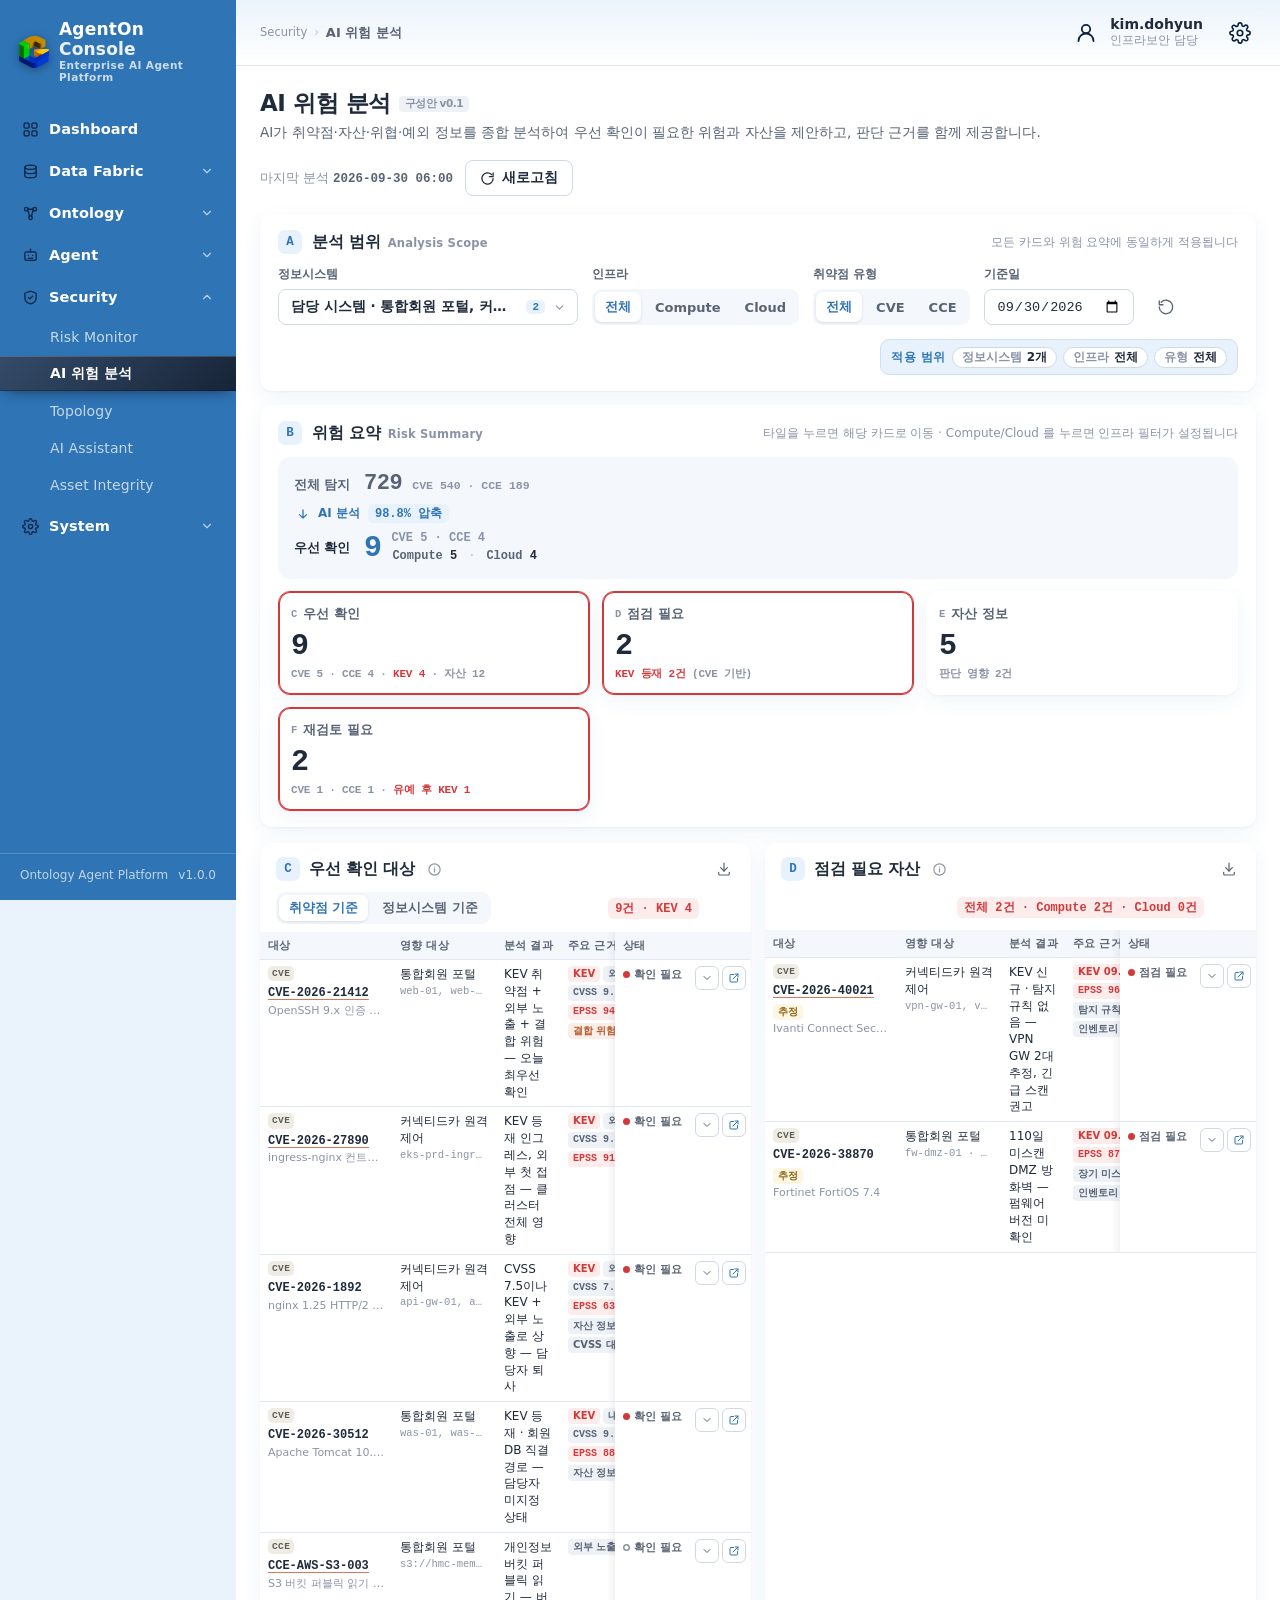
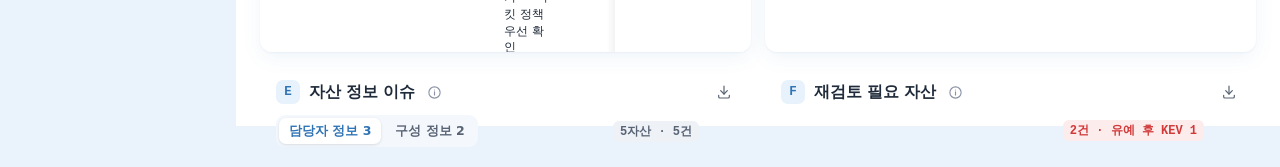
<file: design/ai-risk-analysis.html>
<!DOCTYPE html>
<html lang="ko">
<head>
  <meta charset="UTF-8" />
  <meta name="viewport" content="width=device-width, initial-scale=1.0" />
  <meta name="description" content="AgentOn Console · Security · AI 위험 분석 (화면 구성안 v0.1)" />
  <title>AgentOn Console — AI 위험 분석</title>
  <link rel="icon" type="image/png" href="[data-uri]" />
  <style>
    /* ============================================================
     * AgentOn Console — Security › AI 위험 분석 (화면 구성안 v0.1 · 2026-09-30)
     *
     * 단일 파일 프로토타입. 셸(사이드바·topbar)·디자인 토큰은 mnu-120-connections.html 과 동일.
     *   · A 분석 범위 · B 위험 요약 = AgentOn 콘솔 기본 톤(흰 패널 · soft shadow · 스카이 액센트)
     *   · C·D·E·F 카드 내부 = "Claude Cowork 응답 스타일" — AI 가 제안하고 담당자가 판단한다는
     *     설계 원칙을 시각적으로 드러내기 위해 카드 행을 AI 응답 메시지 형태로 표현한다.
     *     (크림 배경 · 스파크 아바타 · 한 줄 판단 + 근거 목록 · '판단 과정 보기' 접기 · 피드백 액션바)
     *     이 영역 전용 토큰은 --cl-* 접두어로 분리한다. 콘솔 공통 토큰(--sky-* 등)은 건드리지 않는다.
     *   · 배지 원칙: 예외(KEV · 결합 위험 · 추정)만 색 강조, 유형(CVE/CCE)·인프라는 뉴트럴
     *   · 숫자 정합: B 의 모든 숫자는 카드에 렌더된 데이터에서 계산한다 (B = 카드, 항상 일치)
     * ============================================================ */
    :root {
      --sky: #6db3e8; --sky-light: #a9d4f5; --sky-dark: #3d8fd4; --sky-deep: #2f74b5;
      --bg: #eaf3fb; --panel: #ffffff; --panel-2: #f4f8fd;
      --ink: #1f2a3a; --ink-soft: #586374; --ink-faint: #8a93a6;
      --line: #e2e8f1; --line-strong: #cfd9e6;
      --accent: var(--sky-dark); --accent-hover: var(--sky-deep); --accent-soft: #e7f2fc;
      --danger: #d23a3a; --danger-soft: #fdecec;
      --ok: #1f9d6b; --ok-soft: #eaf6f0;
      --warn: #d4a017; --warn-soft: #fdf6e3; --warn-ink: #8a6410;
      --navy-1: #20407e; --navy-2: #0c2340;
      --band-1: #354b69; --band-2: #172437;
      --icon: #0c2340;
      --radius: 10px;
      --shadow-sm: 0 1px 2px rgba(45, 110, 175, .06), 0 6px 20px rgba(45, 110, 175, .07);
      --focus: 0 0 0 3px rgba(61, 143, 212, .28);
      --chip-bg: #eef2f7; --input-bg: #ffffff;
      --topbar-1: rgba(234, 243, 251, .94); --topbar-2: rgba(255, 255, 255, .9);
      --mono: "SFMono-Regular", "SF Mono", Menlo, Consolas, monospace;

      /* Claude Cowork 응답 스타일 토큰 — C·D·E·F 카드 내부 전용 */
      --cl-paper: #faf9f5; --cl-paper-2: #f3f1ea; --cl-line: #e8e5db; --cl-line-2: #d9d5c8;
      --cl-ink: #1f1e1d; --cl-ink-soft: #5e5d59; --cl-ink-faint: #8f8d86;
      --cl-accent: #d97757; --cl-accent-ink: #b8582f; --cl-accent-soft: #fbeee7;
      --cl-code: #efece3; --cl-msg: #ffffff;
      color-scheme: light;
    }

    * { box-sizing: border-box; }
    html { height: 100%; scroll-behavior: smooth; }
    body {
      margin: 0; min-height: 100vh;
      display: grid; grid-template-columns: 236px minmax(0, 1fr);
      background: var(--bg); color: var(--ink);
      font-family: "Pretendard", "Apple SD Gothic Neo", "Segoe UI", system-ui, -apple-system, sans-serif;
      font-size: 15px; font-weight: 500; -webkit-font-smoothing: antialiased;
    }
    [hidden] { display: none !important; }
    .mono { font-family: var(--mono); font-variant-numeric: tabular-nums; }
    button, input, select, textarea { font-family: inherit; }
    :focus-visible { outline: none; box-shadow: var(--focus); }

    /* ============================================================
     * 1. 셸 — 사이드바 · topbar (mnu-120 과 동일)
     * ============================================================ */
    .sidebar { position: sticky; top: 0; align-self: start; height: 100vh; display: flex; flex-direction: column; color: #fff; background: var(--sky-deep); overflow-y: auto; }
    .side-brand { display: flex; align-items: center; gap: 9px; padding: 20px 18px 18px; color: #fff; text-decoration: none; }
    .side-brand img { width: 32px; height: 32px; object-fit: contain; flex: none; filter: drop-shadow(0 2px 4px rgba(8, 24, 48, .4)); }
    .side-brand .nm { font-size: 17px; font-weight: 800; letter-spacing: .2px; line-height: 1.15; }
    .side-brand .nm span { opacity: .9; font-weight: 700; }
    .side-brand .nm small { display: block; font-size: 10.5px; font-weight: 600; letter-spacing: .04em; opacity: .75; }
    .side-nav { padding: 8px 12px; flex: 1; }
    .nav-item, .nav-child, .nav-parent {
      display: flex; align-items: center; gap: 10px; width: 100%; padding: 8px 10px; border-radius: 8px; margin-bottom: 2px;
      background: none; border: none; cursor: pointer; text-align: left; text-decoration: none; color: #fff;
      font-size: 14.5px; font-weight: 600; letter-spacing: .1px; min-height: 40px; transition: background .12s;
    }
    .nav-child { padding-left: 38px; font-size: 14px; font-weight: 500; color: rgba(255, 255, 255, .72); min-height: 35px; }
    .nav-item:hover, .nav-child:hover, .nav-parent:hover { background: rgba(255, 255, 255, .12); color: #fff; }
    .nav-item > svg, .nav-parent > svg:first-child { width: 17px; height: 17px; flex: none; color: var(--navy-2); }
    .np-label { flex: 1; min-width: 0; }
    .np-chev { width: 14px; height: 14px; opacity: .65; transition: transform .18s; flex: none; margin-left: auto; }
    .nav-group[data-open="true"] .np-chev { transform: rotate(180deg); }
    .nav-children { display: none; margin-bottom: 4px; }
    .nav-group[data-open="true"] .nav-children { display: block; }
    .nav-child.active {
      background: linear-gradient(135deg, var(--band-1) 0%, var(--band-2) 100%); color: #fff; font-weight: 700;
      width: calc(100% + 24px); margin-left: -12px; border-radius: 0; padding-left: 50px;
      box-shadow: 0 6px 14px -6px rgba(8, 24, 48, .6), inset 0 1px 0 rgba(255, 255, 255, .16), inset 0 -1px 0 rgba(0, 0, 0, .28);
    }
    .side-foot { padding: 14px 20px 18px; font-size: 12px; color: rgba(255, 255, 255, .7); border-top: 1px solid rgba(255, 255, 255, .18); display: flex; justify-content: space-between; gap: 10px; font-variant-numeric: tabular-nums; }

    .main { min-width: 0; display: flex; flex-direction: column; background: var(--panel); }
    .topbar {
      position: sticky; top: 0; z-index: 20; display: flex; align-items: center; gap: 12px;
      background: linear-gradient(180deg, var(--topbar-1) 0%, var(--topbar-2) 100%); backdrop-filter: blur(8px);
      border-bottom: 1px solid var(--line); padding: 11px 24px; min-height: 60px;
    }
    .crumb { font-size: 11.5px; color: var(--ink-faint); display: flex; align-items: center; gap: 7px; line-height: 1.2; min-width: 0; }
    .crumb b { color: var(--ink-soft); font-weight: 600; font-size: 13px; }
    .crumb .sep { opacity: .5; }
    .topbar .spacer { flex: 1; }
    .ic-btn { position: relative; background: none; border: none; padding: 5px; cursor: pointer; display: grid; place-items: center; border-radius: 9px; color: var(--icon); flex: none; }
    .ic-btn:hover { background: var(--panel-2); }
    .ic-btn svg { width: 22px; height: 22px; }
    .menu-toggle { display: none; }
    .user { display: flex; align-items: center; gap: 9px; padding: 4px 8px 4px 6px; background: none; border: 1px solid transparent; border-radius: 9px; cursor: pointer; }
    .user:hover { background: var(--panel-2); border-color: var(--line); }
    .user .avatar { width: 30px; height: 30px; display: grid; place-items: center; flex: none; }
    .user .avatar svg { width: 24px; height: 24px; }
    .user .u-meta { text-align: left; }
    .user .u-name { font-size: 14px; font-weight: 600; color: var(--ink); display: block; }
    .user .u-role { font-size: 12px; color: var(--ink-faint); display: block; }
    .content { padding: 22px 24px 60px; width: 100%; }

    .phead { display: flex; align-items: flex-end; justify-content: space-between; gap: 18px; margin-bottom: 18px; flex-wrap: wrap; }
    .phead h1 { margin: 0; font-size: 23px; font-weight: 700; letter-spacing: -.02em; display: flex; align-items: center; gap: 8px; }
    .phead .psub { margin: 5px 0 0; font-size: 13.5px; color: var(--ink-soft); }
    .phead .pright { display: flex; align-items: center; gap: 12px; font-size: 12.5px; color: var(--ink-faint); }
    .phead .pright b { color: var(--ink-soft); font-weight: 600; }
    .ver-badge { display: inline-flex; font-size: 10.5px; font-weight: 700; padding: 1px 6px; border-radius: 4px; background: var(--chip-bg); color: var(--ink-faint); vertical-align: 1px; }

    /* ============================================================
     * 2. 공통 컨트롤
     * ============================================================ */
    .btn {
      font-size: 14px; font-weight: 600; border-radius: 8px; border: 1px solid var(--line-strong); background: var(--input-bg); color: var(--ink);
      height: 36px; padding: 0 14px; cursor: pointer; display: inline-flex; align-items: center; gap: 7px; transition: border-color .12s, filter .12s, transform .04s; white-space: nowrap;
    }
    .btn:hover { border-color: var(--accent); }
    .btn:active { transform: translateY(1px); }
    .btn.primary { color: #fff; border: none; background: linear-gradient(135deg, var(--navy-1) 0%, var(--navy-2) 100%); }
    .btn.primary:hover { filter: brightness(1.12); }
    .btn.sm { height: 30px; padding: 0 11px; font-size: 13px; border-radius: 7px; }
    .btn.ghost { background: none; border-color: transparent; color: var(--ink-soft); }
    .btn.ghost:hover { border-color: var(--line-strong); color: var(--ink); }
    .btn svg { width: 15px; height: 15px; flex: none; }
    .input { width: 100%; height: 36px; padding: 0 12px; font-size: 13.5px; color: var(--ink); background: var(--input-bg); border: 1px solid var(--line-strong); border-radius: 8px; outline: none; font-weight: 500; transition: border-color .15s, box-shadow .15s; }
    .input:focus { border-color: var(--accent); box-shadow: var(--focus); }
    .seg { display: inline-flex; flex-wrap: wrap; gap: 4px; padding: 3px; border-radius: 9px; background: var(--panel-2); }
    .seg button { height: 30px; padding: 0 12px; border: none; border-radius: 7px; background: none; cursor: pointer; font-size: 13px; font-weight: 600; color: var(--ink-soft); }
    .seg button:hover { color: var(--ink); }
    .seg button.on { background: var(--panel); color: var(--sky-deep); box-shadow: 0 1px 3px rgba(8, 24, 48, .12); }
    .seg.mini button { height: 26px; padding: 0 10px; font-size: 12.5px; }

    .panel { background: var(--panel); border-radius: 12px; box-shadow: var(--shadow-sm); padding: 16px 18px; }
    .sec-head { display: flex; align-items: center; gap: 10px; margin-bottom: 12px; }
    .sec-key { width: 24px; height: 24px; border-radius: 7px; display: grid; place-items: center; font-size: 12.5px; font-weight: 800; color: var(--sky-deep); background: var(--accent-soft); font-family: var(--mono); flex: none; }
    .sec-head h2 { margin: 0; font-size: 15.5px; font-weight: 700; letter-spacing: -.01em; display: flex; align-items: baseline; gap: 7px; }
    .sec-head h2 small { font-size: 11.5px; font-weight: 600; color: var(--ink-faint); letter-spacing: .02em; }
    .sec-note { margin-left: auto; font-size: 12px; color: var(--ink-faint); }

    /* ============================================================
     * 3. A — 분석 범위
     * ============================================================ */
    .scope { margin-bottom: 14px; }
    .scope-row { display: flex; align-items: flex-end; gap: 16px; flex-wrap: wrap; }
    .fld { display: flex; flex-direction: column; gap: 6px; }
    .fld > label { font-size: 12px; font-weight: 700; color: var(--ink-soft); }
    .fld.grow { flex: 0 1 300px; min-width: 220px; }
    .scope-row { gap: 14px; }
    .scope-row .seg button { padding: 0 10px; }
    /* 초기화 — 아이콘 버튼(되돌리기 화살표) · 툴팁 */
    .reset-btn { align-self: flex-end; width: 36px; height: 36px; border: 1px solid transparent; color: var(--ink-soft); }
    .reset-btn svg { width: 18px; height: 18px; }
    .reset-btn:hover { color: var(--sky-deep); border-color: var(--line); }
    .reset-btn::after { content: attr(data-tip); position: absolute; left: 50%; top: calc(100% + 6px); transform: translateX(-50%); white-space: nowrap; padding: 4px 8px; border-radius: 6px; background: var(--navy-2); color: #fff; font-size: 11px; font-weight: 500; opacity: 0; visibility: hidden; pointer-events: none; transition: opacity .12s; z-index: 5; }
    .reset-btn:hover::after, .reset-btn:focus-visible::after { opacity: 1; visibility: visible; }

    /* 정보시스템 — 검색형 콤보(멀티 선택 · 위험순 정렬 · 담당 시스템 기본) */
    .combo { position: relative; }
    .combo-btn { width: 100%; height: 36px; padding: 0 32px 0 12px; text-align: left; border: 1px solid var(--line-strong); border-radius: 8px; background: var(--input-bg); cursor: pointer; font-size: 13.5px; font-weight: 600; color: var(--ink); display: flex; align-items: center; gap: 8px; position: relative; }
    .combo-btn:hover, .combo-btn[aria-expanded="true"] { border-color: var(--accent); }
    .combo-btn .n { font-size: 11px; font-weight: 700; padding: 1px 6px; border-radius: 5px; background: var(--accent-soft); color: var(--sky-deep); font-family: var(--mono); }
    .combo-btn .sum { flex: 1; min-width: 0; overflow: hidden; text-overflow: ellipsis; white-space: nowrap; }
    .combo-btn::after { content: ""; position: absolute; right: 11px; top: 50%; width: 13px; height: 13px; margin-top: -6px; background: url("data:image/svg+xml,%3Csvg xmlns='http://www.w3.org/2000/svg' viewBox='0 0 24 24' fill='none' stroke='%238a93a6' stroke-width='2' stroke-linecap='round' stroke-linejoin='round'%3E%3Cpath d='m6 9 6 6 6-6'/%3E%3C/svg%3E") center/contain no-repeat; }
    .combo-menu { position: absolute; left: 0; top: calc(100% + 6px); z-index: 40; width: max(100%, 380px); padding: 8px; background: var(--panel); border: 1px solid var(--line); border-radius: 10px; box-shadow: 0 12px 34px rgba(45, 110, 175, .18); }
    .combo-search { display: flex; align-items: center; gap: 7px; height: 34px; padding: 0 10px; border: 1px solid var(--line-strong); border-radius: 8px; margin-bottom: 6px; }
    .combo-search svg { width: 14px; height: 14px; color: var(--ink-faint); flex: none; }
    .combo-search input { border: none; outline: none; background: none; font-size: 13px; flex: 1; min-width: 0; color: var(--ink); }
    .combo-quick { display: flex; gap: 6px; padding: 2px 2px 6px; border-bottom: 1px solid var(--line); margin-bottom: 4px; }
    .combo-quick button { font-size: 12px; font-weight: 700; color: var(--sky-deep); background: none; border: none; cursor: pointer; padding: 4px 6px; border-radius: 6px; }
    .combo-quick button:hover { background: var(--accent-soft); }
    .combo-list { max-height: 280px; overflow: auto; }
    .combo-list label { display: flex; align-items: center; gap: 9px; padding: 7px 8px; border-radius: 7px; font-size: 13px; cursor: pointer; }
    .combo-list label:hover { background: var(--panel-2); }
    .combo-list input { accent-color: var(--sky-deep); flex: none; }
    .combo-list .cs-name { flex: 1; min-width: 0; font-weight: 600; }
    .combo-list .cs-mine { font-size: 10.5px; font-weight: 700; padding: 1px 6px; border-radius: 4px; background: var(--accent-soft); color: var(--sky-deep); }
    .combo-list .cs-risk { font-family: var(--mono); font-size: 12px; font-weight: 700; color: var(--ink-soft); min-width: 56px; text-align: right; }
    .combo-list .cs-risk b { color: var(--ink); }
    .combo-list .cs-risk.zero { color: var(--ink-faint); }

    .applied { display: flex; align-items: center; gap: 6px; margin-left: auto; align-self: flex-end; min-height: 36px; padding: 4px 10px; background: var(--accent-soft); border: 1px solid #cfe0f5; border-radius: 9px; font-size: 12.5px; flex-wrap: wrap; }
    .af-label { color: var(--sky-deep); font-weight: 700; font-size: 11.5px; text-transform: uppercase; letter-spacing: .04em; }
    .af-chip { display: inline-flex; align-items: center; gap: 5px; background: var(--panel); border: 1px solid var(--line-strong); border-radius: 20px; padding: 1px 9px; font-weight: 600; color: var(--ink); font-size: 12px; white-space: nowrap; }
    .af-chip i { font-style: normal; color: var(--ink-faint); font-weight: 600; }
    .af-count b { color: var(--ink); }

    /* ============================================================
     * 4. B — 위험 요약
     * ============================================================ */
    .summary { margin-bottom: 16px; }
    .sum-grid { display: grid; grid-template-columns: minmax(300px, 1.1fr) repeat(4, minmax(0, 1fr)); gap: 12px; align-items: stretch; }
    .cmp { background: var(--panel-2); border-radius: 12px; padding: 14px 16px; display: flex; flex-direction: column; gap: 6px; }
    .cmp-row { display: flex; align-items: baseline; gap: 10px; }
    .cmp-row .cl { font-size: 12.5px; font-weight: 700; color: var(--ink-soft); min-width: 60px; }
    .cmp-row .cn { font-family: var(--mono); font-variant-numeric: tabular-nums; font-size: 22px; font-weight: 700; letter-spacing: -.02em; color: var(--ink-soft); }
    .cmp-row .cs { font-size: 11.5px; color: var(--ink-faint); font-weight: 600; font-family: var(--mono); white-space: nowrap; }
    .cmp-row.hi .cn { font-size: 30px; color: var(--sky-deep); }
    .cmp-row.hi .cl { color: var(--ink); }
    .cmp-arrow { display: flex; align-items: center; gap: 8px; font-size: 12px; font-weight: 700; color: var(--sky-deep); padding: 2px 0 2px 2px; }
    .cmp-arrow svg { width: 14px; height: 14px; }
    .cmp-arrow .rate { padding: 1px 7px; border-radius: 5px; background: var(--accent-soft); font-family: var(--mono); }
    .cmp-row.hi { align-items: center; }
    .cs-stack { display: flex; flex-direction: column; gap: 2px; align-items: flex-start; }
    .cs-stack .cs { font-size: 12px; }
    .cmp-infra { display: flex; align-items: center; gap: 4px; margin-left: -6px; font-family: var(--mono); font-variant-numeric: tabular-nums; font-size: 12px; color: var(--ink-faint); }
    .cmp-infra .dot { opacity: .6; }
    .cmp-infra { white-space: nowrap; }
    .cmp-infra button { white-space: nowrap; border: 1px solid transparent; background: none; padding: 1px 6px; border-radius: 6px; cursor: pointer; font: inherit; font-weight: 600; color: var(--ink-soft); }
    .cmp-infra button b { color: var(--ink); font-weight: 700; }
    .cmp-infra button:hover { background: var(--panel); border-color: var(--sky-light); }
    .cmp-infra button.on { background: var(--accent-soft); border-color: var(--sky-light); color: var(--sky-deep); }
    .cmp-infra button.on b { color: var(--sky-deep); }
    .cmp-infra button.zero, .cmp-infra button.zero b { color: var(--ink-faint); font-weight: 500; }

    .tile { position: relative; text-align: left; background: var(--panel); border: 1px solid transparent; border-radius: 12px; padding: 13px 12px 12px; cursor: pointer; box-shadow: var(--shadow-sm); display: flex; flex-direction: column; gap: 2px; color: inherit; transition: box-shadow .12s, transform .08s; min-width: 0; }
    .tile:hover { box-shadow: 0 6px 18px rgba(8, 24, 48, .13); transform: translateY(-1px); }
    .tile.kev { border-color: var(--danger); box-shadow: 0 0 0 1px var(--danger) inset, var(--shadow-sm); }
    .tile .t-name { font-size: 13px; font-weight: 700; color: var(--ink-soft); display: flex; align-items: center; gap: 6px; }
    .tile .t-name .k { font-family: var(--mono); font-size: 10.5px; color: var(--ink-faint); }
    .tile .t-num { font-family: var(--mono); font-variant-numeric: tabular-nums; font-size: 30px; font-weight: 700; letter-spacing: -.02em; line-height: 1.15; margin-top: 4px; }
    .tile .t-num.zero { color: var(--ink-faint); font-weight: 500; }
    .tile .t-sub { font-size: 12px; color: var(--ink-faint); font-weight: 600; font-family: var(--mono); line-height: 1.5; }
    .tile .t-sub .kev { color: var(--danger); }
    .tile .t-sub { white-space: nowrap; overflow: hidden; text-overflow: ellipsis; max-width: 100%; font-size: 11px; letter-spacing: -.02em; }
    .tile .t-sub.ok { color: var(--ok); font-family: inherit; }

    /* ============================================================
     * 5. C·D·E·F 카드 — 컨테이너(콘솔 톤) + 내부(Claude Cowork 응답 스타일)
     * ============================================================ */
    .cards { display: grid; grid-template-columns: 1.25fr 1fr 1fr; gap: 14px; align-items: stretch; }   /* C | D | (E 위, F 아래) 3열 · C·D 높이 동일 */
    #cardC .tbl-wrap, #cardD .tbl-wrap { flex: 1 1 auto; }   /* 짧은 쪽(D)이 C 높이까지 늘어난다 */
    /* E·F 열: C·D 행 높이를 기준으로 절반씩 나눠 채운다 (height:0 으로 행 높이 산정에서 제외, min-height:100% 로 행 높이만큼 늘림) */
    .col-ef { height: 0; min-height: 100%; }
    #cardE, #cardF { flex: 1 1 0; min-height: 0; }
    #cardE .tbl-wrap, #cardF .tbl-wrap { flex: 1 1 auto; min-height: 0; max-height: none; }
    .col-ef { display: flex; flex-direction: column; gap: 14px; min-width: 0; }
    .card { background: var(--panel); border-radius: 12px; box-shadow: var(--shadow-sm); display: flex; flex-direction: column; min-width: 0; transition: box-shadow .2s; scroll-margin-top: 76px; }
    .card.hi { box-shadow: 0 0 0 2px var(--sky-dark), 0 10px 30px rgba(45, 110, 175, .22); }
    .card-head { display: flex; align-items: center; gap: 9px; padding: 14px 16px 8px; flex-wrap: wrap; }
    .card-head h2 { margin: 0; font-size: 15.5px; font-weight: 700; display: flex; align-items: baseline; gap: 6px; letter-spacing: -.01em; }
    .card-head h2 small { font-size: 11px; font-weight: 600; color: var(--ink-faint); letter-spacing: .02em; }
    .card-head .cnt { font-family: var(--mono); font-size: 12px; font-weight: 700; padding: 2px 7px; border-radius: 6px; background: var(--chip-bg); color: var(--ink-soft); }
    .card-head .cnt.kev { background: var(--danger-soft); color: var(--danger); }
    /* 세그먼트(보기 전환·세그먼트)는 제목 아래 줄 좌측 정렬 — 헤더 전폭을 차지해 다음 줄로 내려간다 */
    .card-head .ctl { flex-basis: 100%; display: flex; align-items: center; gap: 8px; justify-content: flex-start; margin-top: 2px; min-height: 30px; }
    .card-head .ctl .cnt { margin-left: auto; }   /* 집계 정보 = 2줄 우측 끝 (C·D·E·F 공통) */
    /* Excel 저장 — 아이콘 버튼(툴팁). 카드에 표시된 표(필터·정렬·그룹 반영)를 .xlsx 로 내려받는다 */
    .card { position: relative; }
    .card-head { padding-right: 52px; }   /* 우측 상단 Excel 버튼 자리 */
    .pdf-btn { position: absolute; top: 11px; right: 12px; z-index: 2; width: 30px; height: 30px; border: 1px solid transparent; border-radius: 8px; background: none; color: var(--ink-soft); cursor: pointer; display: grid; place-items: center; flex: none; transition: background .12s, color .12s, border-color .12s; }
    .pdf-btn svg { width: 16px; height: 16px; }
    .pdf-btn:hover { background: var(--panel-2); color: var(--sky-deep); border-color: var(--line); }
    .pdf-btn::after { content: "Excel 저장"; position: absolute; right: 0; top: calc(100% + 6px); white-space: nowrap; padding: 4px 8px; border-radius: 6px; background: var(--navy-2); color: #fff; font-size: 11px; font-weight: 500; opacity: 0; visibility: hidden; pointer-events: none; transition: opacity .12s; z-index: 5; }
    .pdf-btn:hover::after, .pdf-btn:focus-visible::after { opacity: 1; visibility: visible; }
    /* 카드 설명 — ⓘ 아이콘 hover/focus 시 툴팁으로 노출 */
    .card-info { position: relative; display: inline-grid; place-items: center; width: 22px; height: 22px; border-radius: 6px; color: var(--ink-faint); cursor: help; }
    .card-info svg { width: 15px; height: 15px; }
    .card-info:hover, .card-info:focus-visible { color: var(--sky-deep); background: var(--panel-2); }
    .card-info .tip { position: absolute; left: 0; top: calc(100% + 6px); z-index: 30; width: max-content; max-width: 340px; padding: 9px 12px; border-radius: 8px; background: var(--navy-2); color: #fff; font-size: 12.5px; font-weight: 500; line-height: 1.55; text-align: left; opacity: 0; visibility: hidden; pointer-events: none; transition: opacity .12s; box-shadow: 0 8px 22px rgba(12, 35, 64, .22); }
    .card-info .tip b { color: #fff; font-weight: 700; }
    .card-info:hover .tip, .card-info:focus-visible .tip { opacity: 1; visibility: visible; }
    #cardE .card-info .tip, #cardF .card-info .tip { left: auto; right: 0; }

    /* ---- 공통 컬럼 표: 대상 · 영향 대상 · 분석 결과 · 주요 근거 · 상태 · 상세 ---- */
    .tbl-wrap { overflow: auto; overscroll-behavior: contain; border-radius: 0 0 12px 12px; max-height: 720px; }
    /* 컴팩트 표 — 카드 폭(3열)에 맞춰 여백·글자·칩 최소화. 폭이 모자라면 카드 안에서 가로 스크롤 */
    .rt { width: 100%; border-collapse: separate; border-spacing: 0; min-width: 560px; table-layout: fixed; }
    .rt col.w-target { width: 132px; } .rt col.w-impact { width: 104px; } .rt col.w-result { width: auto; } .rt col.w-ev { width: 124px; } .rt col.w-st { width: 78px; } .rt col.w-det { width: 58px; }
    /* 상태 · 상세 컬럼은 우측 고정 — 가로 스크롤 시에도 항상 보이게 */
    .rt tbody tr { background: var(--panel); }
    .rt th.th-st, .rt td.c-st { position: sticky; right: 58px; z-index: 1; background: inherit; }
    .rt th.th-det, .rt td.c-det { position: sticky; right: 0; z-index: 1; background: inherit; }
    .rt th.th-st { z-index: 2; } .rt th.th-det { z-index: 2; }
    .rt td.c-st::before, .rt th.th-st::before { content: ""; position: absolute; left: -8px; top: 0; bottom: 0; width: 8px; background: linear-gradient(90deg, rgba(31, 42, 58, 0), rgba(31, 42, 58, .06)); pointer-events: none; }
    .rt-detail td { position: relative; }
    .rt thead tr { background: var(--panel-2); }
    .rt thead th { position: sticky; top: 0; z-index: 1; text-align: left; font-size: 11px; font-weight: 650; color: var(--ink-soft); letter-spacing: .02em; padding: 6px 8px; border-bottom: 1px solid var(--line); background: var(--panel-2); white-space: nowrap; }
    .rt thead th.th-det { padding: 6px 2px; font-size: 0; }
    .rt thead th.th-st { font-size: 11px; }
    .rt tbody td { padding: 6px 8px; border-bottom: 1px solid var(--line); vertical-align: top; font-size: 12px; color: var(--ink); line-height: 1.4; }
    .rt tbody tr.rt-row { cursor: pointer; }
    .rt tbody tr.rt-row:hover { background: var(--panel-2); }
    .rt tbody tr.rt-row.open { background: var(--accent-soft); }
    .rt tbody tr.rt-row.new .tg-line b { text-decoration: underline; text-decoration-color: var(--cl-accent); text-underline-offset: 3px; }
    .rt tbody tr.rt-row.fb-done td { color: var(--ink-faint); }
    .rt tbody tr.rt-row.fb-done .tg-line b { text-decoration: line-through; text-decoration-color: var(--ink-faint); }
    .rt-group td { background: var(--panel-2); font-size: 11.5px; font-weight: 700; color: var(--ink-soft); padding: 4px 8px; }
    .rt-group td .n { font-family: var(--mono); color: var(--ink-faint); margin-left: 6px; }
    .tg-line { display: flex; align-items: center; gap: 4px; flex-wrap: wrap; }
    .tg-line .vt { font-size: 9.5px; padding: 1px 4px; }
    .tg-line b { font-family: var(--mono); font-weight: 700; font-size: 12px; }
    .tg-sub { font-size: 11px; color: var(--ink-faint); margin-top: 1px; overflow: hidden; text-overflow: ellipsis; white-space: nowrap; }
    .tg-sub.mono { font-size: 10.5px; }
    .c-result { color: var(--ink); }
    .ev-chips { display: flex; flex-wrap: wrap; gap: 3px; }
    .ev { display: inline-flex; align-items: center; gap: 3px; font-size: 10px; font-weight: 700; padding: 1px 5px; border-radius: 4px; background: var(--chip-bg); color: var(--ink-soft); white-space: nowrap; }
    .ev.kev { background: var(--danger-soft); color: var(--danger); }
    .ev.comb { background: var(--cl-accent-soft); color: var(--cl-accent-ink); }
    .ev.est { background: var(--warn-soft); color: var(--warn-ink); }
    .ev.t1 { background: var(--danger-soft); color: var(--danger); }
    .ev.mono { font-family: var(--mono); }
    .st-chip { display: inline-flex; align-items: center; gap: 4px; font-size: 11px; font-weight: 700; color: var(--ink-soft); white-space: nowrap; }
    .st-chip::before { content: ""; width: 7px; height: 7px; border-radius: 50%; background: transparent; box-shadow: inset 0 0 0 1.5px var(--ink-faint); flex: none; }
    .st-chip.kev::before { background: var(--danger); box-shadow: none; }
    .st-chip.done { color: var(--ok); } .st-chip.done::before { background: var(--ok); box-shadow: none; }
    .st-sub { display: block; font-size: 10.5px; color: var(--ink-faint); font-weight: 500; margin-top: 1px; white-space: nowrap; overflow: hidden; text-overflow: ellipsis; }
    .c-det { padding-left: 2px !important; padding-right: 4px !important; }
    .det-grp { display: inline-flex; gap: 3px; }
    .det-btn.ispm { color: var(--sky-deep); }
    .det-btn { width: 24px; height: 24px; padding: 0; border: 1px solid var(--line-strong); border-radius: 6px; background: var(--panel); color: var(--ink-soft); cursor: pointer; display: inline-grid; place-items: center; }
    .det-btn:hover { border-color: var(--accent); color: var(--sky-deep); }
    .det-btn svg { width: 12px; height: 12px; transition: transform .15s; }
    .det-btn[aria-expanded="true"] svg { transform: rotate(180deg); }
    .rt-detail td { padding: 8px 8px 10px; background: var(--cl-paper); border-bottom: 1px solid var(--line); }
    .rt-detail .ai-msg { padding: 10px 12px 6px; position: sticky; left: 8px; width: calc(var(--ww, 600px) - 16px); box-sizing: border-box; }   /* 상세 블록은 표가 아닌 카드 가시 폭 기준 */
    .rt-detail .ai-say { font-size: 13px; }

    /* ---- 상세(근거 펼치기) = Claude Cowork 응답 스타일 ---- */
    .ai-empty-wrap { background: var(--cl-paper); border-radius: 0 0 12px 12px; }
    .ai-msg { display: grid; grid-template-columns: 30px minmax(0, 1fr); gap: 10px; padding: 12px 14px 8px; background: var(--cl-msg); border: 1px solid var(--cl-line); border-radius: 14px; font-weight: 450; line-height: 1.6; transition: border-color .15s, opacity .2s; }
    .ai-msg:hover { border-color: var(--cl-line-2); }
    .ai-msg.new { border-color: rgba(217, 119, 87, .45); }
    .ai-msg.fb-done { opacity: .62; }
    .ai-msg.fb-done .ai-say, .ai-msg.fb-done .ai-ev, .ai-msg.fb-done .ai-diff, .ai-msg.fb-done .ai-think, .ai-msg.fb-done .ai-meta { display: none; }
    .ai-av { width: 30px; height: 30px; border-radius: 50%; display: grid; place-items: center; background: var(--cl-accent-soft); border: 1px solid rgba(217, 119, 87, .3); color: var(--cl-accent); flex: none; margin-top: 1px; }
    .ai-av svg { width: 16px; height: 16px; }
    .ai-body { min-width: 0; }

    .ai-top { display: flex; align-items: center; gap: 6px; flex-wrap: wrap; margin-bottom: 4px; }
    .vt { font-family: var(--mono); font-size: 10.5px; font-weight: 700; letter-spacing: .04em; padding: 2px 6px; border-radius: 5px; background: var(--cl-code); color: var(--cl-ink-soft); }
    .ai-title { font-size: 14.5px; font-weight: 700; color: var(--cl-ink); letter-spacing: -.01em; }
    .ai-title.mono { font-size: 13.5px; }
    .ai-sw { font-size: 13px; color: var(--cl-ink-soft); font-weight: 500; }
    .bd { display: inline-flex; align-items: center; gap: 4px; font-size: 11px; font-weight: 700; padding: 2px 7px; border-radius: 20px; background: var(--cl-paper-2); color: var(--cl-ink-soft); border: 1px solid transparent; white-space: nowrap; }
    .bd.kev { background: var(--danger-soft); color: var(--danger); }
    .bd.comb { background: var(--cl-accent-soft); color: var(--cl-accent-ink); }
    .bd.est { background: var(--warn-soft); color: var(--warn-ink); }
    .bd.own { background: transparent; border-color: var(--cl-line-2); color: var(--cl-ink-soft); }
    .bd.inv { background: transparent; border-color: var(--cl-line-2); color: var(--cl-ink-soft); }
    .bd.sig { background: var(--cl-paper-2); }
    .bd.sig.s { color: var(--danger); }
    .bd.trig { background: var(--cl-accent-soft); color: var(--cl-accent-ink); }
    .bd.trig.t1 { background: var(--danger-soft); color: var(--danger); }

    .ai-say { margin: 2px 0 6px; font-size: 13.5px; line-height: 1.65; color: var(--cl-ink); }
    .ai-say b { font-weight: 700; }
    .ai-say code, .ai-ev code, .ai-meta code, .ai-diff code { font-family: var(--mono); font-size: 12px; background: var(--cl-code); padding: 1px 5px; border-radius: 4px; color: var(--cl-ink); }
    .ai-ev { list-style: none; margin: 0 0 6px; padding: 0; display: flex; flex-direction: column; gap: 3px; }
    .ai-ev li { display: flex; align-items: baseline; gap: 7px; font-size: 12.5px; color: var(--cl-ink-soft); line-height: 1.55; }
    .ai-ev li::before { content: ""; width: 5px; height: 5px; border-radius: 50%; background: var(--cl-line-2); flex: none; position: relative; top: -2px; }
    .ai-ev .k { font-weight: 700; color: var(--cl-ink); flex: none; }
    .ai-ev .src { margin-left: 6px; font-size: 11px; color: var(--cl-ink-faint); white-space: nowrap; font-weight: 500; }
    .ai-ev .src::before { content: "— "; }
    .ai-meta { display: flex; align-items: center; gap: 6px; flex-wrap: wrap; font-size: 12px; color: var(--cl-ink-faint); margin: 2px 0 4px; }
    .ai-meta .sep { opacity: .5; }
    .ai-meta .tg { font-size: 11.5px; font-weight: 600; color: var(--cl-ink-soft); }
    .ai-meta button.assets { background: none; border: none; padding: 0; cursor: pointer; font: inherit; font-weight: 700; color: var(--cl-ink); text-decoration: underline; text-underline-offset: 2px; text-decoration-color: var(--cl-line-2); }
    .ai-meta button.assets:hover { text-decoration-color: var(--cl-accent); }
    .ai-assets { display: none; flex-wrap: wrap; gap: 5px; margin: 0 0 6px; }
    .ai-assets.open { display: flex; }
    .ai-assets span { font-family: var(--mono); font-size: 11.5px; padding: 2px 7px; border-radius: 5px; background: var(--cl-code); color: var(--cl-ink-soft); }

    /* 등록값 vs 실제값 (E) · 승인 당시 → 현재 (F) — Claude 코드/diff 블록 톤 */
    .ai-diff { display: grid; grid-template-columns: 1fr auto 1fr; gap: 8px; align-items: stretch; margin: 2px 0 8px; padding: 9px 11px; background: var(--cl-paper); border: 1px solid var(--cl-line); border-radius: 10px; font-size: 12.5px; }
    .ai-diff .dh { font-size: 10.5px; font-weight: 700; color: var(--cl-ink-faint); letter-spacing: .04em; text-transform: uppercase; margin-bottom: 2px; }
    .ai-diff .dv { font-family: var(--mono); font-size: 12.5px; color: var(--cl-ink); word-break: break-all; }
    .ai-diff .dv.was { color: var(--cl-ink-soft); text-decoration: line-through; text-decoration-color: rgba(210, 58, 58, .5); }
    .ai-diff .dv.bad { color: var(--danger); font-weight: 700; }
    .ai-diff .ds { font-size: 11px; color: var(--cl-ink-faint); margin-top: 2px; }
    .ai-diff .arr { display: grid; place-items: center; color: var(--cl-ink-faint); }
    .ai-diff .arr svg { width: 14px; height: 14px; }
    .risk { display: inline-flex; align-items: center; gap: 5px; font-weight: 700; font-family: inherit; }
    .risk::before { content: ""; width: 8px; height: 8px; border-radius: 50%; background: var(--ink-faint); }
    .risk.r1::before { background: var(--ok); } .risk.r2::before { background: var(--warn); } .risk.r3::before { background: #e07f1e; } .risk.r4::before { background: var(--danger); }
    .risk.r4 { color: var(--danger); }

    details.ai-think { margin: 2px 0 6px; }
    details.ai-think summary { list-style: none; cursor: pointer; display: inline-flex; align-items: center; gap: 5px; font-size: 12px; font-weight: 600; color: var(--cl-ink-faint); padding: 2px 0; user-select: none; }
    details.ai-think summary::-webkit-details-marker { display: none; }
    details.ai-think summary svg { width: 13px; height: 13px; transition: transform .15s; }
    details.ai-think[open] summary svg { transform: rotate(90deg); }
    details.ai-think summary:hover { color: var(--cl-ink-soft); }
    details.ai-think ol { margin: 6px 0 0; padding: 8px 12px 8px 30px; border-left: 2px solid var(--cl-line-2); font-size: 12.5px; color: var(--cl-ink-soft); line-height: 1.6; display: flex; flex-direction: column; gap: 3px; }
    details.ai-think ol li::marker { color: var(--cl-ink-faint); font-family: var(--mono); font-size: 11px; }

    .ai-acts { display: flex; align-items: center; gap: 6px; margin-top: 4px; padding-top: 6px; border-top: 1px solid var(--cl-line); flex-wrap: wrap; }
    .ai-fb { display: inline-flex; gap: 2px; }
    .ai-acts-right { margin-left: auto; }
    .ai-link { display: inline-flex; align-items: center; gap: 4px; height: 26px; padding: 0 8px; border: none; border-radius: 7px; background: none; font: inherit; font-size: 12px; font-weight: 700; color: var(--cl-accent-ink); cursor: pointer; }
    .ai-link:hover { background: var(--cl-accent-soft); }
    .ai-link svg { width: 13px; height: 13px; }
    .ai-ico { width: 28px; height: 28px; border: none; background: none; border-radius: 7px; cursor: pointer; color: var(--cl-ink-faint); display: grid; place-items: center; transition: background .12s, color .12s; position: relative; }
    .ai-ico svg { width: 15px; height: 15px; }
    .ai-ico:hover { background: var(--cl-paper-2); color: var(--cl-ink); }
    .ai-ico.on { color: var(--cl-accent); background: var(--cl-accent-soft); }
    .ai-ico[data-tip]::after { content: attr(data-tip); position: absolute; left: 50%; bottom: calc(100% + 6px); transform: translateX(-50%); white-space: nowrap; padding: 4px 8px; border-radius: 6px; background: var(--cl-ink); color: #fff; font-size: 11px; font-weight: 500; opacity: 0; visibility: hidden; pointer-events: none; transition: opacity .12s; z-index: 5; }
    .ai-ico:hover::after { opacity: 1; visibility: visible; }
    .ai-done { display: none; align-items: center; gap: 8px; font-size: 12.5px; color: var(--cl-ink-soft); margin: 2px 0 4px; }
    .ai-done svg { width: 14px; height: 14px; color: var(--ok); flex: none; }
    .ai-done button { background: none; border: none; padding: 0; font: inherit; font-weight: 700; color: var(--cl-accent-ink); cursor: pointer; text-decoration: underline; text-underline-offset: 2px; }
    .ai-msg.fb-done .ai-done { display: flex; }
    .ai-msg.fb-done .ai-acts { display: none; }

    .ai-empty { padding: 26px 12px; text-align: center; color: var(--cl-ink-faint); font-size: 13px; display: flex; flex-direction: column; align-items: center; gap: 8px; }
    .ai-empty .ai-av { margin: 0; }
    .ai-empty b { color: var(--cl-ink-soft); font-weight: 700; }

    /* 피드백 사유 팝오버 (👎) */
    .fb-pop { position: absolute; left: 0; top: calc(100% + 4px); z-index: 30; min-width: 190px; padding: 6px; background: var(--cl-msg); border: 1px solid var(--cl-line-2); border-radius: 10px; box-shadow: 0 10px 28px rgba(31, 30, 29, .16); }
    .fb-pop button { display: block; width: 100%; text-align: left; padding: 7px 9px; border: none; background: none; border-radius: 7px; font-size: 12.5px; font-weight: 600; color: var(--cl-ink); cursor: pointer; }
    .fb-pop button:hover { background: var(--cl-paper-2); }
    .fb-pop .ph { padding: 4px 9px 6px; font-size: 11px; color: var(--cl-ink-faint); font-weight: 600; }

    /* ============================================================
     * 6. 토스트 · 반응형
     * ============================================================ */
    .toast { position: fixed; left: 50%; bottom: 26px; transform: translate(-50%, 14px); z-index: 90; max-width: min(560px, calc(100vw - 32px)); padding: 12px 16px; border-radius: 11px; background: linear-gradient(135deg, var(--navy-1) 0%, var(--navy-2) 100%); color: #eaf2fb; font-size: 13px; line-height: 1.6; font-weight: 600; box-shadow: 0 16px 40px rgba(8, 24, 48, .34); opacity: 0; visibility: hidden; transition: opacity .16s, transform .16s; }
    .toast.open { opacity: 1; visibility: visible; transform: translate(-50%, 0); }
    .toast b { color: #fff; font-weight: 700; }


    /* 좁은 폭에서는 카드 제목의 영문 보조 라벨을 숨겨 ⓘ·건수 배지가 첫 줄에 남도록 한다 */
    @media (max-width: 1720px) { .card-head h2 small { display: none; } }
    @media (max-width: 1440px) { .sum-grid { grid-template-columns: minmax(290px, 1.05fr) repeat(4, minmax(0, 1fr)); } }
    @media (max-width: 1280px) {
      .sum-grid { grid-template-columns: 1fr 1fr 1fr; } .cmp { grid-column: 1 / -1; }
      .cards { grid-template-columns: 1fr 1fr; } .col-ef { grid-column: 1 / -1; display: grid; grid-template-columns: 1fr 1fr; }
    }
    @media (max-width: 900px) {
      body { grid-template-columns: 1fr; }
      .sidebar { position: fixed; left: 0; top: 0; width: 236px; height: 100vh; transform: translateX(-100%); transition: transform .2s; z-index: 40; }
      .sidebar.open { transform: none; }
      .menu-toggle { display: grid; }
      .content { padding: 18px 16px 40px; }
      .topbar { padding: 10px 16px; gap: 8px; }
      .crumb, .user .u-meta { display: none; }
      .sum-grid { grid-template-columns: 1fr 1fr; }
      .cards, .col-ef { grid-template-columns: 1fr; }
      .fld.grow { width: 100%; }
      .applied { margin-left: 0; width: 100%; }
    }
    @media (max-width: 640px) { .sum-grid { grid-template-columns: 1fr; } .ai-diff { grid-template-columns: 1fr; } .ai-diff .arr { display: none; } }
  </style>
</head>
<body>
  <!--
    AgentOn Console > Security > AI 위험 분석 — 화면 구성안 v0.1 (2026-09-30)

    · 설계 원칙: AI 는 제안하고 판단은 담당자가 한다 → "조치" 대신 "확인". 판단 근거 표시, 담당자 피드백 반영
    · 카드 흐름: C(새로 판단할 것) → D(아직 확인 안 된 것) → E(분석 근거가 틀린 것) → F(다시 판단할 것)
    · 구분 축 2개: 인프라(Compute / Cloud) × 취약점 유형(CVE / CCE)
    · 카드 간 중복 규칙: C↔D 배타 · C↔F 배타 · E 는 중복 허용(타 카드 행에 '자산 정보 이슈' 배지)
    · B 의 숫자는 카드 데이터에서 계산 → 항상 카드와 일치. 4개 타일 합계는 표시하지 않는다
    · 고객사에서 확보 가능한 데이터만 사용: 스캔 결과 · 자산 인벤토리 · 인사정보 · 예외/유예 이력 · 공개 KEV 목록
  -->
  <aside class="sidebar" id="sidebar">
    <a class="side-brand" href="#" data-nav="Home">
      <img src="[data-uri]" alt="" />
      <span class="nm">AgentOn<span> Console</span><small>Enterprise AI Agent Platform</small></span>
    </a>
    <nav class="side-nav" aria-label="AgentOn Console 메뉴">
      <a class="nav-item" href="#" data-nav="Dashboard">
        <svg viewBox="0 0 24 24" fill="none" stroke="currentColor" stroke-width="1.8"><rect x="3" y="3" width="7" height="7" rx="1.5"/><rect x="14" y="3" width="7" height="7" rx="1.5"/><rect x="3" y="14" width="7" height="7" rx="1.5"/><rect x="14" y="14" width="7" height="7" rx="1.5"/></svg>
        Dashboard
      </a>
      <div class="nav-group" data-open="false">
        <button class="nav-parent" type="button" data-group-toggle aria-expanded="false">
          <svg viewBox="0 0 24 24" fill="none" stroke="currentColor" stroke-width="1.8" stroke-linecap="round" stroke-linejoin="round"><ellipse cx="12" cy="6" rx="8" ry="3"/><path d="M4 6v12c0 1.66 3.58 3 8 3s8-1.34 8-3V6"/><path d="M4 12c0 1.66 3.58 3 8 3s8-1.34 8-3"/></svg>
          <span class="np-label">Data Fabric</span>
          <svg class="np-chev" viewBox="0 0 24 24" fill="none" stroke="currentColor" stroke-width="2" stroke-linecap="round" stroke-linejoin="round"><path d="m6 9 6 6 6-6"/></svg>
        </button>
        <div class="nav-children">
          <a class="nav-child" href="#" data-nav="Data Monitor">Data Monitor</a>
          <a class="nav-child" href="#" data-nav="Data Sync">Data Sync</a>
          <a class="nav-child" href="mnu-120-connections.html">Connections</a>
          <a class="nav-child" href="#" data-nav="Mappings">Mappings</a>
          <a class="nav-child" href="#" data-nav="Workflows">Workflows</a>
          <a class="nav-child" href="#" data-nav="Schedules">Schedules</a>
        </div>
      </div>
      <div class="nav-group" data-open="false">
        <button class="nav-parent" type="button" data-group-toggle aria-expanded="false">
          <svg viewBox="0 0 24 24" fill="none" stroke="currentColor" stroke-width="1.8" stroke-linecap="round" stroke-linejoin="round"><circle cx="6" cy="6" r="2.5"/><circle cx="18" cy="6" r="2.5"/><circle cx="12" cy="18" r="2.5"/><path d="M8.2 7.3 10.8 16M15.8 7.3 13.2 16M8.5 6h7"/></svg>
          <span class="np-label">Ontology</span>
          <svg class="np-chev" viewBox="0 0 24 24" fill="none" stroke="currentColor" stroke-width="2" stroke-linecap="round" stroke-linejoin="round"><path d="m6 9 6 6 6-6"/></svg>
        </button>
        <div class="nav-children">
          <a class="nav-child" href="#" data-nav="Graph Explorer">Graph Explorer</a>
          <a class="nav-child" href="#" data-nav="Graph Query">Graph Query</a>
          <a class="nav-child" href="#" data-nav="Modeler">Modeler</a>
        </div>
      </div>
      <div class="nav-group" data-open="false">
        <button class="nav-parent" type="button" data-group-toggle aria-expanded="false">
          <svg viewBox="0 0 24 24" fill="none" stroke="currentColor" stroke-width="1.8" stroke-linecap="round" stroke-linejoin="round"><rect x="4" y="7" width="16" height="12" rx="2.5"/><path d="M12 3v4M9 12h.01M15 12h.01M9 16h6"/></svg>
          <span class="np-label">Agent</span>
          <svg class="np-chev" viewBox="0 0 24 24" fill="none" stroke="currentColor" stroke-width="2" stroke-linecap="round" stroke-linejoin="round"><path d="m6 9 6 6 6-6"/></svg>
        </button>
        <div class="nav-children">
          <a class="nav-child" href="#" data-nav="Monitoring">Monitoring</a>
          <a class="nav-child" href="human-review.html">Human Review</a>
          <a class="nav-child" href="domain-knowledge.html">Domain Knowledge</a>
          <a class="nav-child" href="ai-services.html">Configuration</a>
        </div>
      </div>
      <div class="nav-group" data-open="true">
        <button class="nav-parent" type="button" data-group-toggle aria-expanded="true">
          <svg viewBox="0 0 24 24" fill="none" stroke="currentColor" stroke-width="1.8" stroke-linecap="round" stroke-linejoin="round"><path d="M12 3 4 6v6c0 4.5 3.4 7.9 8 9 4.6-1.1 8-4.5 8-9V6z"/><path d="m9 12 2 2 4-4"/></svg>
          <span class="np-label">Security</span>
          <svg class="np-chev" viewBox="0 0 24 24" fill="none" stroke="currentColor" stroke-width="2" stroke-linecap="round" stroke-linejoin="round"><path d="m6 9 6 6 6-6"/></svg>
        </button>
        <div class="nav-children">
          <a class="nav-child" href="#" data-nav="Risk Monitor">Risk Monitor</a>
          <a class="nav-child active" href="#" aria-current="page">AI 위험 분석</a>
          <a class="nav-child" href="mnu-810-topology.html">Topology</a>
          <a class="nav-child" href="#" data-nav="AI Assistant">AI Assistant</a>
          <a class="nav-child" href="#" data-nav="Asset Integrity">Asset Integrity</a>
        </div>
      </div>
      <div class="nav-group" data-open="false">
        <button class="nav-parent" type="button" data-group-toggle aria-expanded="false">
          <svg viewBox="0 0 24 24" fill="none" stroke="currentColor" stroke-width="1.8" stroke-linecap="round" stroke-linejoin="round"><circle cx="12" cy="12" r="3"/><path d="M19.4 15a1.7 1.7 0 0 0 .3 1.8l.1.1a2 2 0 1 1-2.8 2.8l-.1-.1a1.7 1.7 0 0 0-1.8-.3 1.7 1.7 0 0 0-1 1.5V21a2 2 0 1 1-4 0v-.1a1.7 1.7 0 0 0-1.1-1.5 1.7 1.7 0 0 0-1.8.3l-.1.1a2 2 0 1 1-2.8-2.8l.1-.1a1.7 1.7 0 0 0 .3-1.8 1.7 1.7 0 0 0-1.5-1H3a2 2 0 1 1 0-4h.1a1.7 1.7 0 0 0 1.5-1.1 1.7 1.7 0 0 0-.3-1.8l-.1-.1a2 2 0 1 1 2.8-2.8l.1.1a1.7 1.7 0 0 0 1.8.3H9a1.7 1.7 0 0 0 1-1.5V3a2 2 0 1 1 4 0v.1a1.7 1.7 0 0 0 1 1.5 1.7 1.7 0 0 0 1.8-.3l.1-.1a2 2 0 1 1 2.8 2.8l-.1.1a1.7 1.7 0 0 0-.3 1.8V9a1.7 1.7 0 0 0 1.5 1H21a2 2 0 1 1 0 4h-.1a1.7 1.7 0 0 0-1.5 1z"/></svg>
          <span class="np-label">System</span>
          <svg class="np-chev" viewBox="0 0 24 24" fill="none" stroke="currentColor" stroke-width="2" stroke-linecap="round" stroke-linejoin="round"><path d="m6 9 6 6 6-6"/></svg>
        </button>
        <div class="nav-children">
          <a class="nav-child" href="#" data-nav="Users & Permissions">Users &amp; Permissions</a>
          <a class="nav-child" href="mnu-920-license.html">License</a>
          <a class="nav-child" href="service-management.html">Service Management</a>
          <a class="nav-child" href="access-management.html">Access Management</a>
          <a class="nav-child" href="#" data-nav="Audit Logs">Audit Logs</a>
        </div>
      </div>
    </nav>
    <div class="side-foot"><span>Ontology Agent Platform</span><span>v1.0.0</span></div>
  </aside>

  <div class="main">
    <div class="topbar">
      <button class="ic-btn menu-toggle" type="button" id="menuToggle" aria-label="메뉴">
        <svg width="18" height="18" viewBox="0 0 24 24" fill="none" stroke="currentColor" stroke-width="2" aria-hidden="true"><path d="M4 6h16M4 12h16M4 18h16"/></svg>
      </button>
      <div class="crumb"><span>Security</span><span class="sep">›</span><b>AI 위험 분석</b></div>
      <div class="spacer"></div>
      <button class="user" type="button" data-nav="내 계정">
        <span class="avatar"><svg viewBox="0 0 24 24" fill="none" stroke="currentColor" stroke-width="1.8" stroke-linecap="round" stroke-linejoin="round" style="color:var(--icon)"><circle cx="12" cy="8" r="4.2"/><path d="M4.5 20a7.5 7.5 0 0 1 15 0"/></svg></span>
        <span class="u-meta"><span class="u-name">kim.dohyun</span><span class="u-role">인프라보안 담당</span></span>
      </button>
      <button class="ic-btn" type="button" data-nav="개인 설정" aria-label="개인 설정">
        <svg viewBox="0 0 24 24" fill="none" stroke="currentColor" stroke-width="1.8" stroke-linecap="round" stroke-linejoin="round"><circle cx="12" cy="12" r="3"/><path d="M19.4 15a1.7 1.7 0 0 0 .3 1.8l.1.1a2 2 0 1 1-2.8 2.8l-.1-.1a1.7 1.7 0 0 0-1.8-.3 1.7 1.7 0 0 0-1 1.5V21a2 2 0 1 1-4 0v-.1a1.7 1.7 0 0 0-1.1-1.5 1.7 1.7 0 0 0-1.8.3l-.1.1a2 2 0 1 1-2.8-2.8l.1-.1a1.7 1.7 0 0 0 .3-1.8 1.7 1.7 0 0 0-1.5-1H3a2 2 0 1 1 0-4h.1a1.7 1.7 0 0 0 1.5-1.1 1.7 1.7 0 0 0-.3-1.8l-.1-.1a2 2 0 1 1 2.8-2.8l.1.1a1.7 1.7 0 0 0 1.8.3H9a1.7 1.7 0 0 0 1-1.5V3a2 2 0 1 1 4 0v.1a1.7 1.7 0 0 0 1 1.5 1.7 1.7 0 0 0 1.8-.3l.1-.1a2 2 0 1 1 2.8 2.8l-.1.1a1.7 1.7 0 0 0-.3 1.8V9a1.7 1.7 0 0 0 1.5 1H21a2 2 0 1 1 0 4h-.1a1.7 1.7 0 0 0-1.5 1z"/></svg>
      </button>
    </div>

    <div class="content">
      <div class="phead">
        <div>
          <h1>AI 위험 분석 <span class="ver-badge">구성안 v0.1</span></h1>
          <p class="psub">AI가 취약점·자산·위협·예외 정보를 종합 분석하여 우선 확인이 필요한 위험과 자산을 제안하고, 판단 근거를 함께 제공합니다.</p>
        </div>
        <div class="pright">
          <span>마지막 분석 <b class="mono">2026-09-30 06:00</b></span>
          <button class="btn" type="button" id="btnRerun">
            <svg viewBox="0 0 24 24" fill="none" stroke="currentColor" stroke-width="2" stroke-linecap="round" stroke-linejoin="round"><path d="M21 12a9 9 0 1 1-2.6-6.4"/><path d="M21 3v6h-6"/></svg>
            새로고침
          </button>
        </div>
      </div>

      <!-- ===== A. 분석 범위 ===== -->
      <section class="panel scope" id="secA" aria-labelledby="hA">
        <div class="sec-head">
          <span class="sec-key">A</span>
          <h2 id="hA">분석 범위 <small>Analysis Scope</small></h2>
          <span class="sec-note">모든 카드와 위험 요약에 동일하게 적용됩니다</span>
        </div>
        <div class="scope-row">
          <div class="fld grow">
            <label for="sysBtn">정보시스템</label>
            <div class="combo" id="sysCombo">
              <button class="combo-btn" type="button" id="sysBtn" aria-haspopup="listbox" aria-expanded="false"><span class="sum" id="sysSum"></span><span class="n" id="sysN"></span></button>
              <div class="combo-menu" id="sysMenu" hidden>
                <div class="combo-search">
                  <svg viewBox="0 0 24 24" fill="none" stroke="currentColor" stroke-width="2"><circle cx="11" cy="11" r="7"/><path d="m21 21-4.3-4.3"/></svg>
                  <input type="text" id="sysQ" placeholder="정보시스템 검색" autocomplete="off" aria-label="정보시스템 검색" />
                </div>
                <div class="combo-quick"><button type="button" data-q="mine">담당 시스템만</button><button type="button" data-q="all">전체 선택</button><button type="button" data-q="none">선택 해제</button></div>
                <div class="combo-list" id="sysList" role="listbox" aria-multiselectable="true"></div>
              </div>
            </div>
          </div>
          <div class="fld">
            <label>인프라</label>
            <div class="seg" id="segInfra" role="group" aria-label="인프라"><button type="button" class="on" data-v="">전체</button><button type="button" data-v="Compute">Compute</button><button type="button" data-v="Cloud">Cloud</button></div>
          </div>
          <div class="fld">
            <label>취약점 유형</label>
            <div class="seg" id="segType" role="group" aria-label="취약점 유형"><button type="button" class="on" data-v="">전체</button><button type="button" data-v="CVE">CVE</button><button type="button" data-v="CCE">CCE</button></div>
          </div>
          <div class="fld">
            <label for="asof">기준일</label>
            <input class="input mono" type="date" id="asof" value="2026-09-30" style="width:150px" />
          </div>
          <button class="ic-btn reset-btn" type="button" id="btnReset" aria-label="초기화" data-tip="초기화 — 담당 시스템 · 전체 · 전체">
            <svg viewBox="0 0 24 24" fill="none" stroke="currentColor" stroke-width="1.8" stroke-linecap="round" stroke-linejoin="round"><path d="M3 12a9 9 0 1 0 2.6-6.4"/><path d="M3 4v5h5"/></svg>
          </button>
          <!-- 적용 범위 — 선택 컨트롤과 같은 줄, 우측 정렬 -->
          <div class="applied" id="applied"></div>
        </div>
      </section>

      <!-- ===== B. 위험 요약 ===== -->
      <section class="panel summary" id="secB" aria-labelledby="hB">
        <div class="sec-head">
          <span class="sec-key">B</span>
          <h2 id="hB">위험 요약 <small>Risk Summary</small></h2>
          <span class="sec-note">타일을 누르면 해당 카드로 이동 · Compute/Cloud 를 누르면 인프라 필터가 설정됩니다</span>
        </div>
        <div class="sum-grid">
          <div class="cmp" id="cmp"></div>
          <button class="tile" type="button" data-card="C" id="tileC"></button>
          <button class="tile" type="button" data-card="D" id="tileD"></button>
          <button class="tile" type="button" data-card="E" id="tileE"></button>
          <button class="tile" type="button" data-card="F" id="tileF"></button>
        </div>
      </section>

      <!-- ===== C · D · E/F ===== -->
      <div class="cards">
        <section class="card" id="cardC" aria-labelledby="hC">
          <button class="pdf-btn" type="button" data-xlsx="C" aria-label="Excel 저장"><svg viewBox="0 0 24 24" fill="none" stroke="currentColor" stroke-width="1.8" stroke-linecap="round" stroke-linejoin="round"><path d="M12 3v12"/><path d="m7 10 5 5 5-5"/><path d="M4 17v2a2 2 0 0 0 2 2h12a2 2 0 0 0 2-2v-2"/></svg></button>
          <div class="card-head">
            <span class="sec-key">C</span>
            <h2 id="hC">우선 확인 대상 <small>Priority Findings</small></h2>
            <span class="card-info" tabindex="0" role="img" aria-label="설명"><svg viewBox="0 0 24 24" fill="none" stroke="currentColor" stroke-width="1.8" stroke-linecap="round" stroke-linejoin="round"><circle cx="12" cy="12" r="9"/><path d="M12 11v5"/><path d="M12 8h.01"/></svg><span class="tip" role="tooltip">스캔으로 확인된 취약점 중 AI가 우선순위를 매긴 목록입니다. <b>결합 위험</b>은 같은 자산에 취약한 서비스(CVE)와 약한 설정(CCE)이 함께 있는 경우입니다.</span></span>
            <div class="ctl"><div class="seg mini" id="segCView" role="group" aria-label="보기 전환"><button type="button" class="on" data-v="vuln">취약점 기준</button><button type="button" data-v="sys">정보시스템 기준</button></div><span class="cnt" id="cntC"></span></div>
          </div>
          <div class="tbl-wrap" id="thC"></div>
        </section>

        <section class="card" id="cardD" aria-labelledby="hD">
          <button class="pdf-btn" type="button" data-xlsx="D" aria-label="Excel 저장"><svg viewBox="0 0 24 24" fill="none" stroke="currentColor" stroke-width="1.8" stroke-linecap="round" stroke-linejoin="round"><path d="M12 3v12"/><path d="m7 10 5 5 5-5"/><path d="M4 17v2a2 2 0 0 0 2 2h12a2 2 0 0 0 2-2v-2"/></svg></button>
          <div class="card-head">
            <span class="sec-key">D</span>
            <h2 id="hD">점검 필요 자산 <small>Assessment Required</small></h2>
            <span class="card-info" tabindex="0" role="img" aria-label="설명"><svg viewBox="0 0 24 24" fill="none" stroke="currentColor" stroke-width="1.8" stroke-linecap="round" stroke-linejoin="round"><circle cx="12" cy="12" r="9"/><path d="M12 11v5"/><path d="M12 8h.01"/></svg><span class="tip" role="tooltip">KEV에 등재됐지만 아직 <b>스캔 기록이 없는</b> 영향 추정 자산입니다. 스캔에서 확인되면 C로 이동하고, 미해당이면 종료됩니다.</span></span>
            <div class="ctl"><span class="cnt" id="cntD"></span></div>
          </div>
          <div class="tbl-wrap" id="thD"></div>
        </section>

        <div class="col-ef">
          <section class="card" id="cardE" aria-labelledby="hE">
            <button class="pdf-btn" type="button" data-xlsx="E" aria-label="Excel 저장"><svg viewBox="0 0 24 24" fill="none" stroke="currentColor" stroke-width="1.8" stroke-linecap="round" stroke-linejoin="round"><path d="M12 3v12"/><path d="m7 10 5 5 5-5"/><path d="M4 17v2a2 2 0 0 0 2 2h12a2 2 0 0 0 2-2v-2"/></svg></button>
            <div class="card-head">
              <span class="sec-key">E</span>
              <h2 id="hE">자산 정보 이슈 <small>Asset Data Issues</small></h2>
              <span class="card-info" tabindex="0" role="img" aria-label="설명"><svg viewBox="0 0 24 24" fill="none" stroke="currentColor" stroke-width="1.8" stroke-linecap="round" stroke-linejoin="round"><circle cx="12" cy="12" r="9"/><path d="M12 11v5"/><path d="M12 8h.01"/></svg><span class="tip" role="tooltip">정렬: 판단을 바꾼 구성 오류 → C·F 해당 자산의 담당자 이슈 → 기타</span></span>
              <div class="ctl"><div class="seg mini" id="segE" role="group" aria-label="세그먼트"><button type="button" class="on" data-v="owner">담당자 정보</button><button type="button" data-v="config">구성 정보</button></div><span class="cnt" id="cntE"></span></div>
            </div>
            <div class="tbl-wrap" id="thE"></div>
          </section>

          <section class="card" id="cardF" aria-labelledby="hF">
            <button class="pdf-btn" type="button" data-xlsx="F" aria-label="Excel 저장"><svg viewBox="0 0 24 24" fill="none" stroke="currentColor" stroke-width="1.8" stroke-linecap="round" stroke-linejoin="round"><path d="M12 3v12"/><path d="m7 10 5 5 5-5"/><path d="M4 17v2a2 2 0 0 0 2 2h12a2 2 0 0 0 2-2v-2"/></svg></button>
            <div class="card-head">
              <span class="sec-key">F</span>
              <h2 id="hF">재검토 필요 자산 <small>Re-assessment Required</small></h2>
              <span class="card-info" tabindex="0" role="img" aria-label="설명"><svg viewBox="0 0 24 24" fill="none" stroke="currentColor" stroke-width="1.8" stroke-linecap="round" stroke-linejoin="round"><circle cx="12" cy="12" r="9"/><path d="M12 11v5"/><path d="M12 8h.01"/></svg><span class="tip" role="tooltip">트리거 우선순위: 유예 후 KEV 등재 → 노출 변화 → 조치 후 재탐지</span></span>
              <div class="ctl"><span class="cnt" id="cntF"></span></div>
            </div>
            <div class="tbl-wrap" id="thF"></div>
          </section>
        </div>
      </div>
    </div>
  </div>

  <div class="toast" id="toast" role="status" aria-live="polite"></div>

  <script>
    /* ============================================================
     * 데이터 — 설명용 예시값. === 연동 지점 === : 분석 결과 API 로 대체
     *   GET /api/risk/analysis?asOf=&systems=&infra=&type=  → { systems, totals, C, D, E, F, removed }
     * ============================================================ */
    var SYSTEMS = [
      { id: "SYS-01", name: "통합회원 포털", mine: true },
      { id: "SYS-02", name: "커넥티드카 원격제어", mine: true },
      { id: "SYS-03", name: "부품 수급 EDI", mine: false },
      { id: "SYS-04", name: "생산 MES 게이트웨이", mine: false },
      { id: "SYS-05", name: "데이터 레이크(분석)", mine: false },
      { id: "SYS-06", name: "임직원 HR 포털", mine: false }
    ];
    /* 전체 탐지(스캐너 원본) 건수 — 정보시스템 × 인프라 × 유형 */
    var TOTALS = {
      "SYS-01": { Compute: { CVE: 212, CCE: 41 }, Cloud: { CVE: 88, CCE: 63 } },
      "SYS-02": { Compute: { CVE: 176, CCE: 38 }, Cloud: { CVE: 64, CCE: 47 } },
      "SYS-03": { Compute: { CVE: 118, CCE: 22 }, Cloud: { CVE: 12, CCE: 9 } },
      "SYS-04": { Compute: { CVE: 142, CCE: 31 }, Cloud: { CVE: 0, CCE: 0 } },
      "SYS-05": { Compute: { CVE: 36, CCE: 8 }, Cloud: { CVE: 41, CCE: 52 } },
      "SYS-06": { Compute: { CVE: 27, CCE: 6 }, Cloud: { CVE: 4, CCE: 3 } }
    };

    /* C. 우선 확인 대상 — 취약점 → 영향 자산 */
    var C = [
      { id: "c01", type: "CVE", infra: "Compute", sys: "SYS-01", title: "CVE-2026-21412", sw: "OpenSSH 9.x 인증 우회", assets: ["web-01", "web-02", "web-03"], kev: true, cvss: 9.8, exposure: "외부", combined: true, owner: false, conf: 0.94, isNew: true,
        say: "KEV에 등재된 인증 우회 취약점이 <b>외부에 노출된 웹 서버 3대</b>에 있습니다. 그중 <code>web-02</code>는 원격 root 접속까지 허용돼 있어 두 취약점이 결합되면 한 번의 접근으로 권한 탈취가 가능합니다. 오늘 가장 먼저 확인하시길 권합니다.",
        ev: [["KEV 등재", "2026-09-20 · 조치 기한 10-11", "KEV 목록"], ["CVSS", "9.8 (Critical)", "스캔 결과 09-29"], ["외부 노출", "인터넷 → DMZ 443/22 개방", "자산 인벤토리"], ["연결 경로", "web → WAS → 회원 DB(개인정보)", "구성 정보"]],
        think: ["스캔 결과에서 OpenSSH 9.3p1 검출 3대 확인 (web-01~03)", "KEV 목록 대조 → CVE-2026-21412 등재 확인", "인벤토리 노출 구분 '외부' + 22 포트 개방 → 외부 노출로 판단", "동일 자산 CCE 결과에 CCE-LNX-011(원격 root 허용) 존재 → 결합 위험 부여", "연결 경로에 개인정보 DB 포함 → 자산 중요도 상향"] },
      { id: "c02", type: "CCE", infra: "Compute", sys: "SYS-01", title: "CCE-LNX-011", sw: "원격 root SSH 접속 허용", assets: ["web-02"], kev: false, cvss: null, exposure: "외부", combined: true, owner: false, conf: 0.90, isNew: false,
        say: "<code>PermitRootLogin yes</code> 설정이 <b>외부 노출 서버</b>에 남아 있습니다. CVSS는 없지만 같은 자산의 OpenSSH 취약점(CVE-2026-21412)과 결합되므로 설정 변경만으로 결합 위험을 끊을 수 있습니다.",
        ev: [["설정값", "sshd_config PermitRootLogin yes", "CCE 점검 09-29"], ["외부 노출", "22 포트 인터넷 개방", "자산 인벤토리"], ["결합", "CVE-2026-21412 동일 자산", "AI 대조"]],
        think: ["CCE 점검 결과에서 원격 root 허용 항목 검출", "노출 구분 외부 → 우선순위 상향", "동일 자산의 CVE 결과와 대조 → 결합 위험"] },
      { id: "c03", type: "CVE", infra: "Compute", sys: "SYS-01", title: "CVE-2026-30512", sw: "Apache Tomcat 10.1 원격 코드 실행", assets: ["was-01", "was-02"], kev: true, cvss: 9.1, exposure: "내부", combined: false, owner: true, conf: 0.88, isNew: false,
        say: "내부망 WAS지만 <b>회원 DB에 직접 연결</b>되는 경로에 있고 KEV에 등재된 취약점입니다. <code>was-02</code>는 담당자가 지정되지 않아 확인 요청을 보낼 대상이 없습니다. 담당자 지정과 확인을 함께 진행해 주세요.",
        ev: [["KEV 등재", "2026-09-18", "KEV 목록"], ["CVSS", "9.1 (Critical)", "스캔 결과 09-29"], ["연결 경로", "web(외부) → WAS → 회원 DB", "구성 정보"], ["담당자", "was-02 미매핑", "자산 정보 이슈 E-①"]],
        think: ["Tomcat 10.1.18 검출 2대", "KEV 대조 등재 확인", "내부 자산이나 외부 노출 web 과 직접 연결 → 경로 기준 상향", "담당자 미매핑 → E 카드와 연결"] },
      { id: "c04", type: "CCE", infra: "Cloud", sys: "SYS-01", title: "CCE-AWS-S3-003", sw: "S3 버킷 퍼블릭 읽기 허용", assets: ["s3://hmc-member-export"], kev: false, cvss: null, exposure: "외부", combined: false, owner: false, conf: 0.91, isNew: true,
        say: "회원 정보 내보내기 버킷이 <b>퍼블릭 읽기</b> 상태입니다. 버킷 태그에 개인정보 등급이 붙어 있어 노출 시 영향이 큽니다. 버킷 정책 확인이 먼저입니다.",
        ev: [["설정값", "Block Public Access 해제 · ACL public-read", "Cloud API 09-30"], ["자산 중요도", "태그 data-class=PII", "자산 인벤토리"], ["외부 노출", "인터넷 직접 접근 가능", "Cloud API"]],
        think: ["Cloud 설정 점검에서 퍼블릭 ACL 검출", "버킷 태그로 개인정보 등급 확인 → 자산 중요도 상", "외부 노출 → 우선순위 최상"] },
      { id: "c05", type: "CVE", infra: "Cloud", sys: "SYS-02", title: "CVE-2026-27890", sw: "ingress-nginx 컨트롤러 설정 주입", assets: ["eks-prd-ingress"], kev: true, cvss: 9.8, exposure: "외부", combined: false, owner: false, conf: 0.90, isNew: true,
        say: "원격제어 API를 받는 EKS 인그레스가 KEV 등재 취약점 버전입니다. <b>외부 트래픽이 가장 먼저 닿는 지점</b>이라 영향 범위가 클러스터 전체로 번질 수 있습니다.",
        ev: [["KEV 등재", "2026-09-25", "KEV 목록"], ["CVSS", "9.8 (Critical)", "스캔 결과 09-29"], ["외부 노출", "ALB → ingress 443", "Cloud API"], ["연결 경로", "ingress → 텔레메틱스 API → 차량 명령 큐", "구성 정보"]],
        think: ["EKS 애드온 버전 v1.11.2 검출", "KEV 대조 등재 확인", "외부 노출 + 차량 명령 경로 → 최상위"] },
      { id: "c06", type: "CVE", infra: "Compute", sys: "SYS-02", title: "CVE-2026-1892", sw: "nginx 1.25 HTTP/2 메모리 손상", assets: ["api-gw-01", "api-gw-02"], kev: true, cvss: 7.5, exposure: "외부", combined: false, owner: true, conf: 0.81, isNew: false, inv: "up",
        say: "CVSS는 7.5로 높지 않지만 <b>KEV 등재 + 외부 노출</b>이라 우선순위를 올렸습니다. 등록 담당자가 9월 15일 퇴사해 확인 요청이 전달되지 않습니다.",
        ev: [["KEV 등재", "2026-09-22", "KEV 목록"], ["CVSS", "7.5 (High) → AI 상향", "스캔 결과"], ["외부 노출", "인터넷 → API GW 443", "자산 인벤토리"], ["담당자", "박○○ 퇴사(09-15)", "인사정보 · E-②"]],
        think: ["nginx 1.25.3 검출", "KEV 등재 → CVSS 대비 상향", "담당자 이탈 → E 카드 연결"] },
      { id: "c07", type: "CCE", infra: "Cloud", sys: "SYS-02", title: "CCE-AWS-SG-007", sw: "보안그룹 0.0.0.0/0 → 22 허용", assets: ["sg-0a1b… (bastion-prd)"], kev: false, cvss: null, exposure: "외부", combined: true, owner: false, conf: 0.86, isNew: false,
        say: "배스천 보안그룹이 <b>전 세계에서 SSH</b>를 받습니다. 같은 인스턴스에서 등록되지 않은 Redis 7.0도 검출돼(E-⑥) 실제 노출 면이 인벤토리보다 넓습니다.",
        ev: [["설정값", "inbound 0.0.0.0/0 tcp/22", "Cloud API 09-30"], ["외부 노출", "EIP 할당", "Cloud API"], ["결합", "미등록 SW Redis 7.0 검출", "에이전트 수집 · E-⑥"]],
        think: ["보안그룹 규칙 점검 → 전체 허용 검출", "EIP 할당 → 외부 노출", "동일 인스턴스 미등록 SW → 결합 위험"] },
      { id: "c08", type: "CCE", infra: "Cloud", sys: "SYS-02", title: "CCE-AWS-IAM-012", sw: "IAM 사용자에 AdministratorAccess 직접 부여", assets: ["iam:svc-telemetry"], kev: false, cvss: null, exposure: "내부", combined: false, owner: false, conf: 0.84, isNew: false,
        say: "서비스 계정에 <b>관리자 권한이 직접</b> 붙어 있습니다. 액세스 키가 유출되면 계정 전체가 노출되므로 최소 권한 정책으로 교체 여부를 확인해 주세요.",
        ev: [["설정값", "AttachedPolicy AdministratorAccess", "Cloud API 09-30"], ["액세스 키", "생성 412일 · 미교체", "Cloud API"], ["자산 중요도", "차량 명령 큐 접근 권한", "구성 정보"]],
        think: ["IAM 점검에서 관리자 정책 직접 부여 검출", "키 수명 장기 → 상향", "접근 대상 중요도 상"] },
      { id: "c09", type: "CVE", infra: "Compute", sys: "SYS-02", title: "CVE-2026-0456", sw: "PostgreSQL 15 권한 상승", assets: ["db-tel-01"], kev: false, cvss: 8.8, exposure: "내부", combined: false, owner: true, conf: 0.72, isNew: false,
        say: "내부 전용 DB지만 텔레메틱스 API가 직접 붙는 경로입니다. 등록 담당자가 팀장으로 보임돼 <b>실무 담당자가 맞는지</b> 함께 확인이 필요합니다.",
        ev: [["CVSS", "8.8 (High)", "스캔 결과 09-29"], ["연결 경로", "텔레메틱스 API → db-tel-01", "구성 정보"], ["담당자", "이○○ 팀장 보임(08-01)", "인사정보 · E-③"]],
        think: ["PostgreSQL 15.4 검출", "KEV 미등재 · 내부 → 경로 기준으로만 상향", "역할 부적합 의심 → E 연결"] },
      { id: "c10", type: "CVE", infra: "Compute", sys: "SYS-03", title: "CVE-2026-11023", sw: "Jenkins 2.4xx 스크립트 콘솔 우회", assets: ["ci-01"], kev: false, cvss: 8.1, exposure: "내부", combined: false, owner: false, conf: 0.69, isNew: false, inv: "up",
        say: "협력사 VPN에서 CI 서버로 직접 접근하는 경로가 있어 CVSS 대비 우선순위를 올렸습니다. CI가 배포 서버 자격증명을 들고 있는 점을 확인해 주세요.",
        ev: [["CVSS", "8.1 (High) → AI 상향", "스캔 결과"], ["연결 경로", "협력사 VPN → ci-01 → 배포 서버", "구성 정보"], ["자격증명", "배포 키 보관", "구성 정보"]],
        think: ["Jenkins 2.440 검출", "내부지만 협력사 VPN 경로 → 외부 준하는 노출로 판단", "자격증명 보관 → 상향"] },
      { id: "c11", type: "CVE", infra: "Compute", sys: "SYS-04", title: "CVE-2026-33001", sw: "VMware ESXi 8 하이퍼바이저 탈출", assets: ["esx-mes-01"], kev: true, cvss: 9.3, exposure: "내부", combined: false, owner: false, conf: 0.87, isNew: true,
        say: "MES 게이트웨이 VM들이 올라간 하이퍼바이저입니다. 인벤토리에는 8.0U2로 등록됐지만 실제로는 <b>EOS가 지난 7.0U3</b>가 검출됐습니다(E-⑧). 패치 경로 자체가 없을 수 있습니다.",
        ev: [["KEV 등재", "2026-09-27", "KEV 목록"], ["CVSS", "9.3 (Critical)", "스캔 결과 09-29"], ["OS·EOS", "등록 8.0U2 · 실제 7.0U3 (EOS 2025-10)", "에이전트 수집 · E-⑧"], ["자산 중요도", "생산 라인 게이트웨이 VM 6대 호스팅", "구성 정보"]],
        think: ["ESXi 빌드 검출 → 등록값과 불일치", "KEV 등재 확인", "호스팅 VM 중요도 상 → 상향"] },
      { id: "c12", type: "CCE", infra: "Compute", sys: "SYS-04", title: "CCE-LNX-034", sw: "패스워드 복잡도·만료 미설정", assets: ["mes-gw-01", "mes-gw-02", "mes-gw-03"], kev: false, cvss: null, exposure: "내부", combined: false, owner: false, conf: 0.64, isNew: false,
        say: "생산 게이트웨이 3대가 같은 설정 결함을 가집니다. 내부 전용이지만 <b>자산 중요도</b> 때문에 목록에 올렸습니다.",
        ev: [["설정값", "PASS_MAX_DAYS 99999 · pam_pwquality 미적용", "CCE 점검 09-29"], ["자산 중요도", "생산 라인 연계", "자산 인벤토리"]],
        think: ["CCE 점검 3대 동일 항목 검출", "내부 전용 → 중간", "중요도 상 → 목록 포함"] },
      { id: "c13", type: "CCE", infra: "Cloud", sys: "SYS-05", title: "CCE-AWS-RDS-002", sw: "RDS 퍼블릭 접근 + 스냅샷 공유", assets: ["rds-lake-analytics"], kev: false, cvss: null, exposure: "외부", combined: false, owner: false, conf: 0.89, isNew: false,
        say: "분석용 RDS가 <b>퍼블릭 접근 가능</b>이고 수동 스냅샷이 다른 계정과 공유돼 있습니다. 데이터 유출 경로가 두 갈래라 우선 확인 대상입니다.",
        ev: [["설정값", "PubliclyAccessible=true · 스냅샷 공유 2건", "Cloud API 09-30"], ["외부 노출", "5432 보안그룹 0.0.0.0/0", "Cloud API"], ["자산 중요도", "판매·정비 데이터 적재", "자산 인벤토리"]],
        think: ["RDS 설정 점검 검출", "보안그룹 대조 → 외부 노출", "데이터 등급 상"] },
      { id: "c14", type: "CVE", infra: "Cloud", sys: "SYS-05", title: "CVE-2026-2109", sw: "Apache Spark 3.5 원격 코드 실행", assets: ["emr-lake-prd"], kev: false, cvss: 8.6, exposure: "내부", combined: false, owner: true, conf: 0.61, isNew: false,
        say: "EMR 클러스터의 Spark 버전이 취약합니다. 내부 전용이지만 인프라 담당 조직과 정보시스템 담당 조직이 달라(E-④) 확인 요청 경로부터 정리가 필요합니다.",
        ev: [["CVSS", "8.6 (High)", "스캔 결과 09-28"], ["담당 조직", "인프라 클라우드운영팀 · 시스템 데이터분석팀", "자산 인벤토리 · E-④"]],
        think: ["Spark 3.5.0 검출", "내부 · KEV 미등재 → 중간", "담당 조직 불일치 → E 연결"] },
      { id: "c15", type: "CVE", infra: "Compute", sys: "SYS-06", title: "CVE-2026-5561", sw: "Samba 4.19 인증 우회", assets: ["file-hr-01"], kev: false, cvss: 7.8, exposure: "내부", combined: false, owner: false, conf: 0.58, isNew: false, inv: "down",
        say: "인사 파일 서버지만 격리 대역에 있고 KEV에도 없어 CVSS보다 우선순위를 낮게 봤습니다. 다만 인사 데이터 등급이 높아 목록에는 남겼습니다.",
        ev: [["CVSS", "7.8 (High) → AI 하향", "스캔 결과"], ["격리", "HR 전용 VLAN · 외부 경로 없음", "구성 정보"], ["자산 중요도", "인사 데이터 등급 상", "자산 인벤토리"]],
        think: ["Samba 4.19.2 검출", "격리 대역 → 하향", "데이터 등급 상 → 목록 유지"] },
      { id: "c16", type: "CCE", infra: "Compute", sys: "SYS-06", title: "CCE-LNX-052", sw: "sudo NOPASSWD ALL 부여", assets: ["hr-app-01"], kev: false, cvss: null, exposure: "내부", combined: false, owner: false, conf: 0.70, isNew: false,
        say: "애플리케이션 계정이 비밀번호 없이 전체 sudo 권한을 가집니다. 내부 전용이지만 계정 탈취 시 바로 root가 되므로 설정 변경 여부를 확인해 주세요.",
        ev: [["설정값", "/etc/sudoers.d/hrapp ALL=(ALL) NOPASSWD: ALL", "CCE 점검 09-29"], ["자산 중요도", "인사 데이터 등급 상", "자산 인벤토리"]],
        think: ["sudoers 점검 검출", "내부 → 중간", "데이터 등급 → 목록 포함"] }
    ];

    /* D. 점검 필요 자산 — KEV 등재 · 스캔 기록 없음 (CVE 기반) */
    var D = [
      { id: "d01", infra: "Compute", sys: "SYS-02", cve: "CVE-2026-40021", kevDate: "2026-09-26", sw: "Ivanti Connect Secure 22.7", assets: ["vpn-gw-01", "vpn-gw-02"], basis: "인벤토리 SW 항목 'Ivanti ICS 22.7.x' 매칭", scan: "탐지 규칙 부재", scanNote: "스캐너 플러그인 미배포 (벤더 09-28 릴리스)", conf: 0.82, isNew: true,
        say: "KEV에 새로 오른 VPN 취약점인데 스캐너가 아직 탐지 규칙이 없습니다. 인벤토리 기준으로 <b>VPN 게이트웨이 2대</b>가 해당 버전으로 추정됩니다. 외부 접점이라 긴급 스캔을 권합니다." },
      { id: "d02", infra: "Compute", sys: "SYS-01", cve: "CVE-2026-38870", kevDate: "2026-09-24", sw: "Fortinet FortiOS 7.4", assets: ["fw-dmz-01"], basis: "인벤토리 제조사·모델 매칭 (FortiGate 600F)", scan: "장기 미스캔", scanNote: "마지막 스캔 2026-06-12 · 110일 경과", conf: 0.77, isNew: false,
        say: "DMZ 방화벽이 110일째 스캔되지 않았습니다. 모델 기준으로 영향 버전 범위에 들어가지만 <b>실제 펌웨어 버전은 확인되지 않은</b> 상태입니다." },
      { id: "d03", infra: "Cloud", sys: "SYS-05", cve: "CVE-2026-37712", kevDate: "2026-09-23", sw: "Grafana 10.x", assets: ["eks-lake-monitoring"], basis: "Helm 릴리스 목록 'grafana 10.4.1' 매칭", scan: "장기 미스캔", scanNote: "EKS 워크로드 스캔 09-01 이후 없음", conf: 0.71, isNew: false,
        say: "데이터 레이크 모니터링용 Grafana가 영향 버전으로 추정됩니다. 컨테이너 이미지 스캔이 한 달째 없어 <b>패치 여부를 알 수 없습니다.</b>" },
      { id: "d04", infra: "Compute", sys: "SYS-03", cve: "CVE-2026-36611", kevDate: "2026-09-22", sw: "Citrix NetScaler ADC 14.1", assets: ["adc-edi-01"], basis: "인벤토리 모델 매칭 (NetScaler MPX)", scan: "스캔 범위 외", scanNote: "네트워크 장비 대역 스캔 미포함", conf: 0.66, isNew: false,
        say: "EDI 앞단 ADC가 스캔 범위 밖의 네트워크 장비 대역에 있습니다. 협력사 연결 접점이라 <b>담당자에게 버전 확인</b>을 요청하는 편이 빠릅니다." },
      { id: "d05", infra: "Compute", sys: "SYS-04", cve: "CVE-2026-41208", kevDate: "2026-09-29", sw: "Cisco IOS XE 17.x", assets: ["sw-core-01", "sw-core-02"], basis: "인벤토리 제조사·OS 매칭", scan: "스캔 범위 외", scanNote: "네트워크 장비 대역 스캔 미포함", conf: 0.70, isNew: true,
        say: "어제 KEV에 등재된 코어 스위치 취약점입니다. 생산망 코어라 영향이 크지만 스캔 범위 밖이므로 <b>담당자 확인이 유일한 경로</b>입니다." },
      { id: "d06", infra: "Compute", sys: "SYS-06", cve: "CVE-2026-39555", kevDate: "2026-09-27", sw: "Oracle WebLogic 14c", assets: ["wls-hr-01"], basis: "인벤토리 SW 항목 매칭", scan: "탐지 규칙 부재", scanNote: "스캐너 규칙 대기 중", conf: 0.74, isNew: false,
        say: "HR 포털 WAS가 영향 버전으로 추정됩니다. 탐지 규칙이 나오면 자동으로 스캔되지만, 그 전에 <b>긴급 스캔(버전 확인)</b>으로 앞당길 수 있습니다." }
    ];

    /* E. 자산 정보 이슈 — cat: owner(담당자 정보) / config(구성 정보) */
    var E = [
      { id: "e01", cat: "owner", sub: "① 미매핑", infra: "Compute", sys: "SYS-01", asset: "was-02", reg: "담당자 없음", act: "최근 배포자 김○○(개발) · 09-27", src: "배포 이력", impact: null, inCF: "C", signal: null,
        say: "담당자가 비어 있어 C의 <code>CVE-2026-30512</code> 확인 요청을 보낼 수 없습니다. 배포 이력상 최근 배포자를 후보로 제안합니다.", acts: ["담당자 변경 요청"] },
      { id: "e02", cat: "owner", sub: "② 이탈", infra: "Compute", sys: "SYS-02", asset: "api-gw-01, api-gw-02", reg: "박○○ (플랫폼팀)", act: "2026-09-15 퇴사", src: "인사정보 09-30", impact: null, inCF: "C", signal: null,
        say: "등록 담당자가 퇴사했습니다. C의 KEV 취약점(<code>CVE-2026-1892</code>) 확인 요청이 전달되지 않는 상태입니다.", acts: ["담당자 변경 요청"] },
      { id: "e03", cat: "owner", sub: "③ 역할 부적합 의심", infra: "Compute", sys: "SYS-02", asset: "db-tel-01", reg: "이○○ (지정 2025-03)", act: "2026-08-01 데이터플랫폼팀 팀장 보임", src: "인사정보 09-30", impact: null, inCF: "C", signal: "강",
        say: "담당 지정 이후 팀장 이상으로 보임됐습니다(신호 강). 실무 담당이 맞다면 확인해 주시면 다음 직책 변경 전까지 다시 표시하지 않습니다.", acts: ["실무 담당 맞음", "담당자 변경 요청"] },
      { id: "e04", cat: "owner", sub: "④ 담당 조직 불일치", infra: "Cloud", sys: "SYS-05", asset: "emr-lake-prd", reg: "인프라: 클라우드운영팀 최○○", act: "정보시스템: 데이터분석팀", src: "자산 인벤토리", impact: null, inCF: "C", signal: null,
        say: "인프라 담당 조직과 정보시스템 담당 조직이 다릅니다. C의 <code>CVE-2026-2109</code> 확인 요청을 어느 쪽에 보낼지 정리가 필요합니다.", acts: ["담당자 변경 요청"] },
      { id: "e05", cat: "owner", sub: "② 전보", infra: "Compute", sys: "SYS-04", asset: "mes-gw-02", reg: "정○○ (생산기술팀)", act: "2026-09-01 구매팀 전보", src: "인사정보 09-30", impact: null, inCF: null, signal: null,
        say: "담당자가 다른 조직으로 전보됐습니다. 현재 C·F 해당 자산은 아니지만 후임 지정을 권합니다.", acts: ["담당자 변경 요청"] },
      { id: "e06", cat: "owner", sub: "③ 역할 부적합 의심", infra: "Compute", sys: "SYS-06", asset: "file-hr-01", reg: "한○○ (지정 2024-11)", act: "지정 당시부터 팀장", src: "인사정보", impact: null, inCF: null, signal: "약",
        say: "지정 당시부터 팀장 직책이었습니다(신호 약). 관행상 팀장이 담당인 경우라면 확인만 해 주세요.", acts: ["실무 담당 맞음", "담당자 변경 요청"] },
      { id: "e07", cat: "config", sub: "⑤ SW·버전 오기", infra: "Compute", sys: "SYS-01", asset: "web-03", reg: "OpenSSH 9.6", act: "OpenSSH 9.3p1", src: "에이전트 수집 09-29", impact: { missed: 2, kev: true }, inCF: "C", signal: null,
        say: "등록 버전 기준으로는 해당 없음이던 취약점 <b>2건이 실제 버전에서는 해당</b>됩니다(그중 KEV 1건). 이 차이로 C의 우선순위가 바뀌었습니다.", acts: ["정보 수정 요청"] },
      { id: "e08", cat: "config", sub: "⑧ OS·EOS 불일치", infra: "Compute", sys: "SYS-04", asset: "esx-mes-01", reg: "ESXi 8.0U2", act: "ESXi 7.0U3 (EOS 2025-10)", src: "에이전트 수집 09-29", impact: { missed: 6, kev: true }, inCF: "C", signal: null,
        say: "등록 OS와 실제 OS가 다르고 실제 버전은 <b>지원 종료(EOS)</b> 상태입니다. 누락 취약점 6건(KEV 1) 이 발생해 C의 판단에 직접 영향을 줬습니다.", acts: ["정보 수정 요청"] },
      { id: "e09", cat: "config", sub: "⑥ 미등록 SW", infra: "Cloud", sys: "SYS-02", asset: "bastion-prd", reg: "등록 없음", act: "Redis 7.0.12 검출 (6379 listen)", src: "에이전트 수집 09-29", impact: { missed: 4, kev: false }, inCF: "C", signal: null,
        say: "인벤토리에 없는 Redis가 배스천에서 구동 중입니다. 등록되지 않아 <b>취약점 4건이 대조에서 빠져</b> 있었습니다.", acts: ["정보 수정 요청"] },
      { id: "e10", cat: "config", sub: "⑦ 삭제 SW 잔존", infra: "Compute", sys: "SYS-03", asset: "ci-01", reg: "Log4j 2.14.1", act: "미검출 (제거됨)", src: "에이전트 수집 09-28", impact: { missed: 0, kev: false, fp: 3 }, inCF: "C", signal: null,
        say: "인벤토리에는 남아 있지만 실제로는 제거된 SW입니다. 이로 인한 <b>오탐 3건</b>을 분석에서 제외했습니다. 정보를 정리하면 다음 스캔부터 깨끗해집니다.", acts: ["정보 수정 요청"] },
      { id: "e11", cat: "config", sub: "⑤ SW·버전 오기", infra: "Cloud", sys: "SYS-05", asset: "rds-lake-analytics", reg: "PostgreSQL 14.10", act: "PostgreSQL 14.7", src: "Cloud API 09-30", impact: { missed: 1, kev: false }, inCF: "C", signal: null,
        say: "등록 마이너 버전이 실제보다 높게 적혀 있습니다. 누락 취약점 1건이 있으나 KEV는 아닙니다.", acts: ["정보 수정 요청"] }
    ];

    /* F. 재검토 필요 자산 — trig: 1 유예 후 KEV 등재 · 2 노출 변화 · 3 조치 후 재탐지 */
    var F = [
      { id: "f01", type: "CVE", infra: "Compute", sys: "SYS-01", asset: "web-01", title: "CVE-2026-19821", sw: "Apache httpd 2.4 요청 스머글링", trig: 1, riskWas: 2, riskNow: 4, change: "2026-09-25 KEV 등재", reason: "추석 연휴 서비스 무중단 기간 패치 보류", expires: "2026-10-15", approver: "보안팀 한○○", owner: "김○○", isNew: true,
        say: "유예 승인 이후 이 취약점이 <b>KEV에 등재</b>됐습니다. 승인 당시 전제(공개 익스플로잇 없음)가 바뀌었으므로 유예 유지 여부를 다시 판단해 주세요." },
      { id: "f02", type: "CCE", infra: "Cloud", sys: "SYS-02", asset: "sg-telemetry-ing", title: "CCE-AWS-SG-007", sw: "보안그룹 광범위 인바운드 허용", trig: 2, riskWas: 1, riskNow: 3, change: "2026-09-27 ALB 연결 · 외부 노출 전환", reason: "내부 테스트 대역 — 외부 경로 없음", expires: "2026-12-31", approver: "보안팀 한○○", owner: "박○○(퇴사)", isNew: true,
        say: "예외 사유가 '외부 경로 없음'이었는데 27일 ALB가 연결되며 <b>외부 노출로 바뀌었습니다.</b> 담당자도 퇴사 상태라 재검토 주체 지정이 함께 필요합니다." },
      { id: "f03", type: "CVE", infra: "Cloud", sys: "SYS-05", asset: "emr-lake-stg", title: "CVE-2026-1750", sw: "Hadoop YARN 인증 우회", trig: 1, riskWas: 2, riskNow: 4, change: "2026-09-21 KEV 등재", reason: "스테이징 환경 · 다음 릴리스에 반영 예정", expires: "2026-10-31", approver: "보안팀 오○○", owner: "최○○", isNew: false,
        say: "스테이징이라는 이유로 유예됐지만 KEV에 올랐습니다. 스테이징이 운영 데이터 사본을 쓰는지 확인이 필요합니다." },
      { id: "f04", type: "CVE", infra: "Compute", sys: "SYS-03", asset: "edi-01", title: "CVE-2025-60412", sw: "OpenSSL 3.x 인증서 검증 우회", trig: 3, riskWas: 3, riskNow: 3, change: "2026-09-28 재탐지 (조치 완료 09-10)", reason: "조치 완료 처리 — 패키지 업데이트", expires: "—", approver: "보안팀 오○○", owner: "윤○○", isNew: false,
        say: "9월 10일 조치 완료로 닫혔는데 28일 스캔에서 <b>같은 버전이 다시 검출</b>됐습니다. 이미지 롤백이나 재배포로 되돌아간 것으로 보입니다." },
      { id: "f05", type: "CCE", infra: "Compute", sys: "SYS-04", asset: "mes-gw-01", title: "CCE-LNX-011", sw: "원격 root SSH 접속 허용", trig: 3, riskWas: 2, riskNow: 2, change: "2026-09-29 재탐지 (조치 완료 09-05)", reason: "벤더 유지보수 계정 필요 — 임시 허용 후 원복", expires: "—", approver: "보안팀 한○○", owner: "정○○(전보)", isNew: false,
        say: "원복 처리 후 다시 root 원격 접속이 열려 있습니다. 벤더 작업 후 원복이 빠졌을 가능성이 큽니다." }
    ];

    /* ============================================================
     * 상태 · 유틸
     * ============================================================ */
    var $ = function (id) { return document.getElementById(id); };
    var esc = function (s) { return String(s == null ? "" : s).replace(/[&<>"]/g, function (c) { return { "&": "&amp;", "<": "&lt;", ">": "&gt;", '"': "&quot;" }[c]; }); };
    var fmt = function (n) { return Number(n).toLocaleString("ko-KR"); };
    var sysName = function (id) { var s = SYSTEMS.filter(function (x) { return x.id === id; })[0]; return s ? s.name : id; };
    var state = { systems: SYSTEMS.filter(function (s) { return s.mine; }).map(function (s) { return s.id; }), infra: "", type: "", cView: "vuln", eSeg: "owner", fb: {}, open: {} };
    var toastT;
    function toast(msg) { var t = $("toast"); t.innerHTML = msg; t.classList.add("open"); clearTimeout(toastT); toastT = setTimeout(function () { t.classList.remove("open"); }, 3200); }

    function inScope(x) {
      if (state.systems.length && state.systems.indexOf(x.sys) < 0) return false;
      if (state.infra && x.infra !== state.infra) return false;
      if (state.type && x.type && x.type !== state.type) return false;         /* type 이 없는 항목(E)은 유형 필터를 타지 않는다 */
      return true;
    }
    var fC = function () { return C.filter(inScope); };
    var fD = function () { return D.filter(function (x) { return inScope(x) && (!state.type || state.type === "CVE"); }); };   /* D 는 CVE 기반 → CCE 필터면 0건 */
    var fE = function () { return E.filter(inScope); };
    var fF = function () { return F.filter(inScope); };
    function uniq(arr) { return arr.filter(function (v, i, a) { return a.indexOf(v) === i; }); }
    var RISK = { 1: "낮음", 2: "중간", 3: "높음", 4: "긴급" };
    var SPARK = '<svg viewBox="0 0 24 24" fill="currentColor" aria-hidden="true"><path d="M12 2.2c.5 0 .9.4 1 .9l.9 5.1 4.4-2.8c.4-.3 1-.2 1.3.2.3.4.2 1-.2 1.3L15.6 10l4.8 3.1c.4.3.5.9.2 1.3-.3.4-.9.5-1.3.2l-4.4-2.8-.9 5.1c-.1.5-.5.9-1 .9s-.9-.4-1-.9l-.9-5.1-4.4 2.8c-.4.3-1 .2-1.3-.2-.3-.4-.2-1 .2-1.3L8.4 10 3.6 6.9c-.4-.3-.5-.9-.2-1.3.3-.4.9-.5 1.3-.2l4.4 2.8.9-5.1c.1-.5.5-.9 1-.9z"/></svg>';
    var ICO = {
      up: '<svg viewBox="0 0 24 24" fill="none" stroke="currentColor" stroke-width="1.8" stroke-linecap="round" stroke-linejoin="round"><path d="M7 10v11H4a1 1 0 0 1-1-1v-9a1 1 0 0 1 1-1zM7 10l4.5-7a2 2 0 0 1 2 2v5h5.5a2 2 0 0 1 2 2.3l-1.4 7a2 2 0 0 1-2 1.7H7"/></svg>',
      down: '<svg viewBox="0 0 24 24" fill="none" stroke="currentColor" stroke-width="1.8" stroke-linecap="round" stroke-linejoin="round"><path d="M17 14V3h3a1 1 0 0 1 1 1v9a1 1 0 0 1-1 1zM17 14l-4.5 7a2 2 0 0 1-2-2v-5H5a2 2 0 0 1-2-2.3l1.4-7A2 2 0 0 1 6.4 3H17"/></svg>',
      copy: '<svg viewBox="0 0 24 24" fill="none" stroke="currentColor" stroke-width="1.8" stroke-linecap="round" stroke-linejoin="round"><rect x="9" y="9" width="11" height="11" rx="2"/><path d="M5 15V5a2 2 0 0 1 2-2h10"/></svg>',
      chev: '<svg viewBox="0 0 24 24" fill="none" stroke="currentColor" stroke-width="2" stroke-linecap="round" stroke-linejoin="round"><path d="m9 6 6 6-6 6"/></svg>',
      check: '<svg viewBox="0 0 24 24" fill="none" stroke="currentColor" stroke-width="2.2" stroke-linecap="round" stroke-linejoin="round"><path d="m5 12 4.5 4.5L19 7"/></svg>',
      arrow: '<svg viewBox="0 0 24 24" fill="none" stroke="currentColor" stroke-width="2" stroke-linecap="round" stroke-linejoin="round"><path d="M5 12h14M13 6l6 6-6 6"/></svg>'
    };

    /* ============================================================
     * A. 분석 범위
     * ============================================================ */
    function riskOf(sysId) { return C.filter(function (x) { return x.sys === sysId && (!state.infra || x.infra === state.infra) && (!state.type || x.type === state.type); }).length; }
    function renderSysCombo() {
      var q = ($("sysQ").value || "").trim().toLowerCase();
      var rows = SYSTEMS.slice().sort(function (a, b) { return riskOf(b.id) - riskOf(a.id) || a.name.localeCompare(b.name, "ko"); });
      $("sysList").innerHTML = rows.filter(function (s) { return !q || s.name.toLowerCase().indexOf(q) >= 0 || s.id.toLowerCase().indexOf(q) >= 0; }).map(function (s) {
        var r = riskOf(s.id);
        return '<label role="option" aria-selected="' + (state.systems.indexOf(s.id) >= 0) + '"><input type="checkbox" value="' + s.id + '"' + (state.systems.indexOf(s.id) >= 0 ? " checked" : "") + '><span class="cs-name">' + esc(s.name) + '</span>' + (s.mine ? '<span class="cs-mine">담당</span>' : "") + '<span class="cs-risk' + (r ? "" : " zero") + '">확인 <b>' + r + '</b></span></label>';
      }).join("") || '<div style="padding:10px;font-size:12.5px;color:var(--ink-faint)">검색 결과가 없습니다</div>';
      var mineIds = SYSTEMS.filter(function (s) { return s.mine; }).map(function (s) { return s.id; });
      var isMine = state.systems.length === mineIds.length && mineIds.every(function (id) { return state.systems.indexOf(id) >= 0; });
      var sum = !state.systems.length ? "전체 정보시스템" : isMine ? "담당 시스템 · " + state.systems.map(sysName).join(", ") : state.systems.map(sysName).join(", ");
      $("sysSum").textContent = sum;
      $("sysN").textContent = state.systems.length || SYSTEMS.length;
    }
    function renderApplied() {
      var chips = [];
      chips.push('<span class="af-chip"><i>정보시스템</i>' + (state.systems.length ? state.systems.length + "개" : "전체") + "</span>");
      chips.push('<span class="af-chip"><i>인프라</i>' + (state.infra || "전체") + "</span>");
      chips.push('<span class="af-chip"><i>유형</i>' + (state.type || "전체") + "</span>");
      /* 기준일·건수 요약은 바로 옆 입력·B 타일과 중복이라 칩에서 제외 (같은 줄 배치를 위해 압축) */
      $("applied").innerHTML = '<span class="af-label">적용 범위</span>' + chips.join("");
      $("applied").title = "우선 확인 " + fC().length + " · 점검 필요 " + fD().length + " · 자산 정보 " + uniq(fE().map(function (x) { return x.asset; })).length + " · 재검토 " + fF().length;
    }
    function setSeg(id, v) { document.querySelectorAll("#" + id + " button").forEach(function (b) { b.classList.toggle("on", b.getAttribute("data-v") === v); }); }

    /* ============================================================
     * B. 위험 요약
     * ============================================================ */
    function renderSummary() {
      var c = fC(), d = fD(), e = fE(), f = fF();
      /* ① 압축 수치 */
      var tot = { CVE: 0, CCE: 0 }, sysIds = state.systems.length ? state.systems : SYSTEMS.map(function (s) { return s.id; });
      sysIds.forEach(function (id) { ["Compute", "Cloud"].forEach(function (inf) { if (state.infra && inf !== state.infra) return; ["CVE", "CCE"].forEach(function (t) { if (state.type && t !== state.type) return; tot[t] += TOTALS[id][inf][t]; }); }); });
      var totAll = tot.CVE + tot.CCE, cCVE = c.filter(function (x) { return x.type === "CVE"; }).length, cCCE = c.length - cCVE;
      var rate = totAll ? Math.round((1 - c.length / totAll) * 1000) / 10 : 0;
      /* ② 인프라별 우선 확인 건수 — CVE/CCE 구분 없이 단순화. 누르면 인프라 필터 설정(재클릭 해제) */
      var byInfra = {}; ["Compute", "Cloud"].forEach(function (inf) { byInfra[inf] = C.filter(function (x) { return x.infra === inf && (!state.type || x.type === state.type) && (!state.systems.length || state.systems.indexOf(x.sys) >= 0); }).length; });
      $("cmp").innerHTML =
        '<div class="cmp-row"><span class="cl">전체 탐지</span><span class="cn">' + fmt(totAll) + '</span><span class="cs">CVE ' + fmt(tot.CVE) + ' · CCE ' + fmt(tot.CCE) + '</span></div>' +
        '<div class="cmp-arrow"><svg viewBox="0 0 24 24" fill="none" stroke="currentColor" stroke-width="2.2" stroke-linecap="round" stroke-linejoin="round"><path d="M12 5v14M6 13l6 6 6-6"/></svg>AI 분석 <span class="rate">' + rate + '% 압축</span></div>' +
        /* 우선 확인 건수를 기준으로 우측에 유형(CVE·CCE) · 인프라(Compute·Cloud) 두 줄을 같은 x 에 정렬 */
        '<div class="cmp-row hi"><span class="cl">우선 확인</span><span class="cn">' + fmt(c.length) + '</span>' +
          '<span class="cs-stack"><span class="cs">CVE ' + cCVE + ' · CCE ' + cCCE + '</span>' +
          '<span class="cmp-infra">' + ["Compute", "Cloud"].map(function (inf) { var n = byInfra[inf], on = state.infra === inf; return '<button type="button" data-infra="' + inf + '" class="' + (on ? "on" : "") + (n ? "" : " zero") + '" aria-pressed="' + on + '">' + inf + " <b>" + n + "</b></button>"; }).join('<span class="dot">·</span>') + "</span></span></div>";
      /* ③ 타일 4개 — 카드와 순서·이름 동일 */
      var cKev = c.filter(function (x) { return x.kev; }).length, cAssets = uniq([].concat.apply([], c.map(function (x) { return x.assets; }))).length;
      tile("C", "우선 확인", "Priority Findings", c.length, ["CVE " + cCVE + " · CCE " + cCCE + " · " + (cKev ? '<span class="kev">KEV ' + cKev + "</span> · " : "") + "자산 " + cAssets], cKev > 0);
      var dKev = uniq(d.map(function (x) { return x.cve; })).length;
      tile("D", "점검 필요", "Assessment Required", d.length, [dKev ? '<span class="kev">KEV 등재 ' + dKev + "건</span> (CVE 기반)" : "KEV 등재 없음"], dKev > 0);
      var eAssets = uniq(e.map(function (x) { return x.asset; })).length, eImpact = e.filter(function (x) { return x.impact && (x.impact.missed > 0 || x.impact.fp > 0); }).length;
      tile("E", "자산 정보", "Asset Data Issues", eAssets, ["판단 영향 " + eImpact + "건"], false);
      var fCVE = f.filter(function (x) { return x.type === "CVE"; }).length, fKev = f.filter(function (x) { return x.trig === 1; }).length;
      tile("F", "재검토 필요", "Re-assessment Required", f.length, ["CVE " + fCVE + " · CCE " + (f.length - fCVE) + (fKev ? ' · <span class="kev">유예 후 KEV ' + fKev + "</span>" : "")], fKev > 0);
    }
    function tile(key, name, en, num, subs, kev) {
      var el = $("tile" + key);
      el.className = "tile" + (kev ? " kev" : "");
      var body = num === 0
        ? '<span class="t-num zero">0</span><span class="t-sub ok">이상 없음</span>'
        : '<span class="t-num">' + fmt(num) + "</span>" + subs.filter(Boolean).map(function (s) { return '<span class="t-sub">' + s + "</span>"; }).join("");   /* 보조 정보 1줄 — 타일 높이 통일. KEV 부분만 <span class="kev"> 강조 */
      el.innerHTML = '<span class="t-name"><span class="k">' + key + "</span>" + name + "</span>" + body;   /* 영문 서브타이틀 미표시 */
      el.setAttribute("aria-label", name + " " + num + "건 — 카드로 이동");
    }

    /* ============================================================
     * C·D·E·F — Claude Cowork 응답 스타일 렌더
     * ============================================================ */
    function av() { return '<div class="ai-av" aria-hidden="true">' + SPARK + "</div>"; }
    function evList(ev) { return '<ul class="ai-ev">' + ev.map(function (e) { return '<li><span class="k">' + esc(e[0]) + "</span><span>" + esc(e[1]) + '</span><span class="src">' + esc(e[2]) + "</span></li>"; }).join("") + "</ul>"; }
    function think(steps, label) { return '<details class="ai-think"><summary>' + ICO.chev + (label || "판단 과정 보기") + "</summary><ol>" + steps.map(function (s) { return "<li>" + esc(s) + "</li>"; }).join("") + "</ol></details>"; }
    function fbBar(id, thumbs) {   /* 항목 액션 = 👍 판단 동의 · 👎 이견(사유) · 요약 복사 */
      var t = thumbs !== false ? '<div class="ai-fb" data-fb-for="' + id + '"><button class="ai-ico" type="button" data-act="agree" data-id="' + id + '" data-tip="판단에 동의">' + ICO.up + '</button><span style="position:relative;display:inline-flex"><button class="ai-ico" type="button" data-act="disagree" data-id="' + id + '" data-tip="판단에 이견">' + ICO.down + '</button></span><button class="ai-ico" type="button" data-act="copy" data-id="' + id + '" data-tip="요약 복사">' + ICO.copy + "</button></div>" : "";
      var it = findItem(id), kind = it && it.cat ? "asset" : "vuln", key = it ? (it.cat ? it.asset : (it.title || it.cve)) : "";
      return '<div class="ai-acts">' + t + (it ? '<span class="ai-acts-right">' + ispmLink(kind, key) + "</span>" : "") + "</div>";
    }
    function doneLine(id) { var f = state.fb[id]; return '<div class="ai-done">' + ICO.check + '<span><b>' + esc(f ? f.label : "") + "</b> — 피드백이 기록됐습니다. 다음 분석부터 반영됩니다.</span><button type=\"button\" data-act=\"undo\" data-id=\"" + id + '">되돌리기</button></div>'; }
    function empty(msg) { return '<div class="ai-empty">' + av() + "<div><b>0 · 이상 없음</b><br>" + msg + "</div></div>"; }
    function metaLine(parts) { return '<div class="ai-meta">' + parts.filter(Boolean).join('<span class="sep">·</span>') + "</div>"; }

    /* 분석 결과(핵심 한 줄) — 표의 '분석 결과' 컬럼. 상세 행의 판단 문장(say)은 그대로 유지 */
    var RES = {
      c01: "KEV 취약점 + 외부 노출 + 결합 위험 — 오늘 최우선 확인", c02: "결합 위험의 설정 축 — 설정 변경만으로 결합 차단 가능", c03: "KEV 등재 · 회원 DB 직결 경로 — 담당자 미지정 상태", c04: "개인정보 버킷 퍼블릭 읽기 — 버킷 정책 우선 확인",
      c05: "KEV 등재 인그레스, 외부 첫 접점 — 클러스터 전체 영향", c06: "CVSS 7.5이나 KEV + 외부 노출로 상향 — 담당자 퇴사", c07: "전 세계 SSH 허용 배스천 + 미등록 Redis 결합", c08: "서비스 계정에 관리자 권한 직접 부여 — 최소 권한 검토",
      c09: "내부 DB지만 API 직결 경로 — 실무 담당자 확인 병행", c10: "협력사 VPN 경로로 CVSS 대비 상향 — 배포 키 보관", c11: "KEV 등재 + 실제 OS는 EOS(7.0U3) — 패치 경로 확인", c12: "생산 GW 3대 동일 결함 — 내부지만 자산 중요도로 포함",
      c13: "RDS 퍼블릭 + 스냅샷 공유 — 유출 경로 2갈래", c14: "Spark 취약 버전 — 담당 조직 불일치로 요청 경로 정리 필요", c15: "격리 대역·KEV 없음으로 하향 — 인사 데이터 등급으로 유지", c16: "앱 계정 NOPASSWD 전체 sudo — 설정 변경 여부 확인",
      d01: "KEV 신규 · 탐지 규칙 없음 — VPN GW 2대 추정, 긴급 스캔 권고", d02: "110일 미스캔 DMZ 방화벽 — 펌웨어 버전 미확인", d03: "한 달째 이미지 스캔 없음 — 패치 여부 불명", d04: "스캔 범위 밖 ADC — 담당자 버전 확인이 빠름", d05: "어제 KEV 등재 코어 스위치 — 담당자 확인만 가능", d06: "탐지 규칙 대기 — 긴급 스캔으로 앞당길 수 있음",
      e01: "담당자 없음 → C 확인 요청 전달 불가, 최근 배포자 후보 제안", e02: "담당자 퇴사 → C KEV 취약점 확인 요청 미전달", e03: "지정 후 팀장 보임(신호 강) — 실무 담당 여부 확인", e04: "인프라·정보시스템 담당 조직 불일치 — 요청 대상 정리", e05: "타 조직 전보 — 후임 지정 권고", e06: "지정 당시부터 팀장(신호 약) — 확인만 필요",
      e07: "버전 오기로 취약점 2건 누락(KEV 1) — C 우선순위 변경", e08: "등록 OS ≠ 실제(EOS) — 누락 6건(KEV 1), C 판단 직접 영향", e09: "미등록 Redis — 취약점 4건 대조 누락", e10: "제거된 SW 잔존 — 오탐 3건 분석 제외", e11: "마이너 버전 오기 — 누락 1건, KEV 아님",
      f01: "유예 후 KEV 등재 — 승인 전제 변경, 유예 유지 재판단", f02: "예외 사유(외부 경로 없음) 무효 — ALB 연결로 외부 노출", f03: "스테이징 유예 중 KEV 등재 — 운영 데이터 사본 여부 확인", f04: "조치 완료 후 동일 버전 재탐지 — 롤백·재배포 의심", f05: "원복 후 root 원격 접속 재개 — 벤더 작업 후 원복 누락"
    };
    /* EPSS 악용 가능성 — FIRST 공개 데이터(30일 내 악용 확률). CVE 항목에만 존재. CCE 는 대상 아님
       E(구성 정보)는 누락 취약점 중 최대 EPSS. === 연동 지점 === 분석 결과 API 의 epss 필드 */
    var EPSS = {
      c01: 0.942, c03: 0.887, c05: 0.911, c06: 0.634, c09: 0.121, c10: 0.083, c11: 0.902, c14: 0.047, c15: 0.012,
      d01: 0.968, d02: 0.874, d03: 0.412, d04: 0.795, d05: 0.856, d06: 0.731,
      e07: 0.942, e08: 0.902, e09: 0.213, e11: 0.031,
      f01: 0.905, f03: 0.667, f04: 0.184
    };
    function epssPct(v) { return (Math.round(v * 1000) / 10).toFixed(1) + "%"; }
    function epssCls(v) { return v >= 0.5 ? "kev" : v >= 0.1 ? "est" : ""; }   /* ≥50% 강조 · 10~50% 주의 · 그 외 뉴트럴 */
    function epssChip(id, prefix) { var v = EPSS[id]; if (v == null) return ""; return '<span class="ev ' + epssCls(v) + ' mono" title="EPSS 악용 가능성 — 30일 내 악용 확률 (FIRST)">' + (prefix || "EPSS ") + epssPct(v) + "</span>"; }
    function epssEv(id) { var v = EPSS[id]; return v == null ? [] : [["EPSS", epssPct(v) + " · 30일 내 악용 확률" + (v >= 0.5 ? " (높음)" : v >= 0.1 ? " (주의)" : ""), "FIRST EPSS 09-30"]]; }
    var TRIG = { 1: "유예 후 KEV 등재", 2: "노출 변화", 3: "조치 후 재탐지" };
    function findItem(id) { return [].concat(C, D, E, F).filter(function (x) { return x.id === id; })[0]; }
    function ev(cls, text) { return '<span class="ev ' + (cls || "") + '">' + esc(text) + "</span>"; }
    function stCell(id, label, kev) {
      var f = state.fb[id];
      return f ? '<span class="st-chip done">피드백 반영</span><span class="st-sub">' + esc(f.label) + "</span>" : '<span class="st-chip' + (kev ? " kev" : "") + '">' + esc(label) + "</span>";
    }
    /* ISPM 바로가기 — C·D·F: 취약점 ISPM 메뉴(취약점 ID) / E: 자산 ISPM 메뉴(자산명)
       === 연동 지점 === ISPM_URL.vuln / ISPM_URL.asset 를 실제 라우트로 교체 (새 탭) */
    var ISPM_URL = { vuln: "/ispm/vulnerabilities/{id}", asset: "/ispm/assets/{id}" };
    var ICO_EXT = '<svg viewBox="0 0 24 24" fill="none" stroke="currentColor" stroke-width="2" stroke-linecap="round" stroke-linejoin="round"><path d="M14 4h6v6"/><path d="M20 4 10 14"/><path d="M19 13v5a2 2 0 0 1-2 2H6a2 2 0 0 1-2-2V7a2 2 0 0 1 2-2h5"/></svg>';
    function ispmCell(kind, key) { var lab = kind === "asset" ? "자산 ISPM 바로가기" : "취약점 ISPM 바로가기"; return '<button class="det-btn ispm" type="button" data-ispm="' + kind + '" data-key="' + esc(key) + '" aria-label="' + lab + '" title="' + lab + ' — ' + esc(key) + '">' + ICO_EXT + "</button>"; }
    function ispmLink(kind, key) { var lab = kind === "asset" ? "자산 ISPM에서 보기" : "취약점 ISPM에서 보기"; return '<button class="ai-link" type="button" data-ispm="' + kind + '" data-key="' + esc(key) + '">' + lab + ICO_EXT + "</button>"; }
    function detCell(id, ispmKind, ispmKey) { return '<span class="det-grp"><button class="det-btn" type="button" data-det="' + id + '" aria-expanded="false" aria-label="근거 펼치기" title="근거 펼치기">' + ICO.chev.replace('viewBox', 'style="transform:rotate(90deg)" viewBox') + "</button>" + (ispmKind ? ispmCell(ispmKind, ispmKey) : "") + "</span>"; }
    function detailRow(id, cls, inner) {
      var open = state.open[id];
      return '<tr class="rt-detail" data-detail="' + id + '"' + (open ? "" : " hidden") + '><td colspan="6">' + '<article class="ai-msg ' + cls + (state.fb[id] ? " fb-done" : "") + '" data-id="' + id + '">' + av() + '<div class="ai-body">' + inner + "</div></article></td></tr>";
    }
    function table(rows) {
      return '<table class="rt"><colgroup><col class="w-target"><col class="w-impact"><col class="w-result"><col class="w-ev"><col class="w-st"><col class="w-det"></colgroup>' +
        '<thead><tr><th>대상</th><th>영향 대상</th><th>분석 결과</th><th>주요 근거</th><th class="th-st">상태</th><th class="th-det">상세</th></tr></thead><tbody>' + rows + "</tbody></table>";
    }
    function emptyTbl(msg) { return '<div class="ai-empty-wrap">' + empty(msg) + "</div>"; }
    function shortAssets(a) { return a.length > 2 ? a.slice(0, 2).join(", ") + " +" + (a.length - 2) : a.join(", "); }

    /* C — 취약점 기준 / 정보시스템 기준 */
    function renderC() {
      var list = fC();
      var kev = list.filter(function (x) { return x.kev; }).length;
      $("cntC").textContent = list.length + "건" + (kev ? " · KEV " + kev : "");
      $("cntC").className = "cnt" + (kev ? " kev" : "");
      if (!list.length) { $("thC").innerHTML = emptyTbl("현재 범위에서 우선 확인이 필요한 취약점이 없습니다. 비어 있는 것도 확인 결과입니다."); return; }
      var order = function (x) { return (x.kev ? 0 : 1) * 10 + (x.exposure === "외부" ? 0 : 1) * 5 - x.conf; };
      list = list.slice().sort(function (a, b) { return order(a) - order(b); });
      var row = function (x) {
        var chips = [];
        if (x.kev) chips.push(ev("kev", "KEV"));
        chips.push(ev("", x.exposure + " 노출"));
        if (x.cvss != null) chips.push(ev("mono", "CVSS " + x.cvss));
        chips.push(epssChip(x.id));
        if (x.combined) chips.push(ev("comb", "결합 위험"));
        if (x.owner) chips.push(ev("", "자산 정보 이슈"));
        if (x.inv === "up") chips.push(ev("", "CVSS 대비 상향"));
        if (x.inv === "down") chips.push(ev("", "CVSS 대비 하향"));
        var cls = (x.isNew ? " new" : "") + (state.fb[x.id] ? " fb-done" : "") + (state.open[x.id] ? " open" : "");
        var main = '<tr class="rt-row' + cls + '" data-row="' + x.id + '">' +
          '<td class="c-target"><div class="tg-line"><span class="vt">' + x.type + "</span><b>" + esc(x.title) + '</b></div><div class="tg-sub">' + esc(x.sw) + "</div></td>" +
          '<td class="c-impact"><div>' + esc(sysName(x.sys)) + '</div><div class="tg-sub mono">' + esc(shortAssets(x.assets)) + " · " + x.infra + "</div></td>" +
          '<td class="c-result">' + esc(RES[x.id]) + "</td>" +
          '<td><div class="ev-chips">' + chips.join("") + "</div></td>" +
          '<td class="c-st">' + stCell(x.id, "확인 필요", x.kev) + "</td>" +
          '<td class="c-det">' + detCell(x.id, "vuln", x.title) + "</td></tr>";
        var inner = '<p class="ai-say">' + x.say + "</p>" + evList(x.ev.concat(epssEv(x.id))) +
          metaLine(['영향 자산 <button class="assets" type="button" data-toggle-assets>' + x.assets.length + "대</button>", '<span class="tg">' + esc(sysName(x.sys)) + "</span>", '<span class="tg">' + x.infra + "</span>"]) +
          '<div class="ai-assets">' + x.assets.map(function (a) { return "<span>" + esc(a) + "</span>"; }).join("") + "</div>" +
          think(x.think) + doneLine(x.id) + fbBar(x.id);
        return main + detailRow(x.id, x.isNew ? "new" : "", inner);
      };
      if (state.cView === "sys") {
        var groups = {}; list.forEach(function (x) { (groups[x.sys] = groups[x.sys] || []).push(x); });
        $("thC").innerHTML = table(Object.keys(groups).sort(function (a, b) { return groups[b].length - groups[a].length; }).map(function (sid) {
          var g = groups[sid], gk = g.filter(function (x) { return x.kev; }).length;
          return '<tr class="rt-group"><td colspan="6">' + esc(sysName(sid)) + '<span class="n">' + g.length + "건" + (gk ? " · KEV " + gk : "") + "</span></td></tr>" + g.map(row).join("");
        }).join(""));
      } else {
        $("thC").innerHTML = table(list.map(row).join(""));
      }
    }

    /* D — 추정 배지로 C 와 시각 구분 */
    function renderD() {
      var list = fD().slice().sort(function (a, b) { return b.kevDate.localeCompare(a.kevDate); });
      var dCompute = list.filter(function (x) { return x.infra === "Compute"; }).length, dCloud = list.length - dCompute;
      $("cntD").textContent = "전체 " + list.length + "건 · Compute " + dCompute + "건 · Cloud " + dCloud + "건";
      $("cntD").className = "cnt" + (list.length ? " kev" : "");
      if (!list.length) { $("thD").innerHTML = emptyTbl(state.type === "CCE" ? "점검 필요 자산은 KEV(CVE) 기반이라 CCE 필터에서는 대상이 없습니다." : "KEV 등재 취약점 중 스캔 공백이 있는 자산이 없습니다."); return; }
      $("thD").innerHTML = table(list.map(function (x) {
        var cls = (x.isNew ? " new" : "") + (state.fb[x.id] ? " fb-done" : "") + (state.open[x.id] ? " open" : "");
        var main = '<tr class="rt-row' + cls + '" data-row="' + x.id + '">' +
          '<td class="c-target"><div class="tg-line"><span class="vt">CVE</span><b>' + esc(x.cve) + '</b><span class="ev est">추정</span></div><div class="tg-sub">' + esc(x.sw) + "</div></td>" +
          '<td class="c-impact"><div>' + esc(sysName(x.sys)) + '</div><div class="tg-sub mono">' + esc(shortAssets(x.assets)) + " · " + x.infra + "</div></td>" +
          '<td class="c-result">' + esc(RES[x.id]) + "</td>" +
          '<td><div class="ev-chips">' + ev("kev", "KEV " + x.kevDate.slice(5).replace("-", ".")) + epssChip(x.id) + ev("", x.scan) + ev("", "인벤토리 매칭") + "</div></td>" +
          '<td class="c-st">' + stCell(x.id, "점검 필요", true) + "</td>" +
          '<td class="c-det">' + detCell(x.id, "vuln", x.cve) + "</td></tr>";
        var inner = '<p class="ai-say">' + x.say + "</p>" +
          evList([["KEV 등재일", x.kevDate, "KEV 목록"]].concat(epssEv(x.id), [["추정 영향 자산", x.assets.join(", "), "자산 인벤토리"], ["추정 근거", x.basis, "인벤토리 매칭"], ["스캔 상태", x.scan + " — " + x.scanNote, "스캔 이력"]])) +
          metaLine(['<span class="tg">' + esc(sysName(x.sys)) + "</span>", '<span class="tg">' + x.infra + "</span>", '<span class="tg">스캔 확인 시 C로 이동 · 미해당 시 종료(적중률 누적)</span>']) +
          think(["KEV 신규 등재 항목과 인벤토리 SW·모델 대조", "스캔 이력에서 해당 자산·CVE 탐지 기록 없음 확인", "원인 분류: " + x.scan, "추정 근거는 인벤토리 정확도에 의존"], "추정 과정 보기") + doneLine(x.id) + fbBar(x.id);
        return main + detailRow(x.id, x.isNew ? "new" : "", inner);
      }).join(""));
    }

    /* E — 세그먼트: 담당자 정보 / 구성 정보 · 정렬 규칙 적용 */
    function renderE() {
      var all = fE();
      var assets = uniq(all.map(function (x) { return x.asset; })).length;
      $("cntE").textContent = assets + "자산 · " + all.length + "건";
      var list = all.filter(function (x) { return x.cat === state.eSeg; });
      var rank = function (x) { if (x.impact && (x.impact.missed > 0 || x.impact.fp > 0)) return 0; if (x.inCF) return 1; return 2; };
      var subRank = function (x) { return x.sub.indexOf("②") === 0 ? 0 : x.signal === "강" ? 1 : 2; };
      list.sort(function (a, b) { return rank(a) - rank(b) || subRank(a) - subRank(b) || ((b.impact ? b.impact.missed : 0) - (a.impact ? a.impact.missed : 0)); });
      document.querySelectorAll("#segE button").forEach(function (b) { var n = all.filter(function (x) { return x.cat === b.getAttribute("data-v"); }).length; b.textContent = (b.getAttribute("data-v") === "owner" ? "담당자 정보" : "구성 정보") + (n ? " " + n : ""); });
      if (!list.length) { $("thE").innerHTML = emptyTbl("현재 범위·세그먼트에 자산 정보 이슈가 없습니다."); return; }
      $("thE").innerHTML = table(list.map(function (x) {
        var isOwner = x.cat === "owner";
        var chips = [ev("", x.sub.replace(/^[①-⑧]\s*/, ""))];
        if (x.signal) chips.push(ev(x.signal === "강" ? "kev" : "", "신호 " + x.signal));
        if (x.impact && x.impact.fp) chips.push(ev("", "오탐 " + x.impact.fp + "건 제외"));
        if (x.impact && x.impact.missed > 0) chips.push(ev("", "누락 취약점 " + x.impact.missed));
        if (x.impact && x.impact.kev) chips.push(ev("kev", "KEV 영향"));
        chips.push(epssChip(x.id, "EPSS 최대 "));
        chips.push(ev("", x.src.replace(/\s\d\d-\d\d$/, "")));
        var status = isOwner ? (x.sub.indexOf("③") === 0 ? "담당 확인 필요" : "담당자 변경 필요") : "정보 수정 필요";
        var cls = (state.fb[x.id] ? " fb-done" : "") + (state.open[x.id] ? " open" : "");
        var main = '<tr class="rt-row' + cls + '" data-row="' + x.id + '">' +
          '<td class="c-target"><div class="tg-line"><span class="vt">' + esc(x.sub.charAt(0)) + "</span><b>" + esc(x.asset) + '</b></div><div class="tg-sub">' + esc(isOwner ? "등록: " + x.reg : "등록: " + x.reg + " → 실제: " + x.act) + "</div></td>" +
          '<td class="c-impact"><div>' + esc(sysName(x.sys)) + '</div><div class="tg-sub mono">' + x.infra + (x.inCF ? " · " + x.inCF + " 해당 자산" : "") + "</div></td>" +
          '<td class="c-result">' + esc(RES[x.id]) + "</td>" +
          '<td><div class="ev-chips">' + chips.join("") + "</div></td>" +
          '<td class="c-st">' + stCell(x.id, status, !!(x.impact && x.impact.kev)) + "</td>" +
          '<td class="c-det">' + detCell(x.id, "asset", x.asset) + "</td></tr>";
        var impact = x.impact ? (x.impact.fp ? "오탐 " + x.impact.fp + "건 제외" : "누락 취약점 " + x.impact.missed + (x.impact.kev ? " · KEV 포함" : "")) : "";
        var inner = '<p class="ai-say">' + x.say + "</p>" +
          '<div class="ai-diff"><div><div class="dh">' + (isOwner ? "등록 담당자" : "등록값") + '</div><div class="dv was">' + esc(x.reg) + '</div><div class="ds">자산 인벤토리</div></div><div class="arr">' + ICO.arrow + '</div><div><div class="dh">' + (isOwner ? "인사정보 · 실제" : "실제값") + '</div><div class="dv' + (x.impact && x.impact.kev ? " bad" : "") + '">' + esc(x.act) + '</div><div class="ds">' + esc(x.src) + "</div></div></div>" +
          metaLine(['<span class="tg">' + esc(sysName(x.sys)) + "</span>", '<span class="tg">' + x.infra + "</span>", impact ? '<span class="tg">판단 영향: ' + esc(impact) + "</span>" : '<span class="tg">판단 영향 없음</span>', EPSS[x.id] != null ? '<span class="tg">누락 취약점 최대 EPSS ' + epssPct(EPSS[x.id]) + "</span>" : ""]) +
          doneLine(x.id) + fbBar(x.id);
        return main + detailRow(x.id, "", inner);
      }).join(""));
    }

    /* F — 트리거 우선순위 · 승인 당시 → 현재 */
    function renderF() {
      var list = fF().slice().sort(function (a, b) { return a.trig - b.trig || b.riskNow - a.riskNow; });
      var kev = list.filter(function (x) { return x.trig === 1; }).length;
      $("cntF").textContent = list.length + "건" + (kev ? " · 유예 후 KEV " + kev : "");
      $("cntF").className = "cnt" + (kev ? " kev" : "");
      if (!list.length) { $("thF").innerHTML = emptyTbl("예외·유예·조치 완료 판단의 전제가 바뀐 자산이 없습니다."); return; }
      $("thF").innerHTML = table(list.map(function (x) {
        var cls = (x.isNew ? " new" : "") + (state.fb[x.id] ? " fb-done" : "") + (state.open[x.id] ? " open" : "");
        var main = '<tr class="rt-row' + cls + '" data-row="' + x.id + '">' +
          '<td class="c-target"><div class="tg-line"><span class="vt">' + x.type + "</span><b>" + esc(x.title) + '</b></div><div class="tg-sub">' + esc(x.sw) + "</div></td>" +
          '<td class="c-impact"><div>' + esc(sysName(x.sys)) + '</div><div class="tg-sub mono">' + esc(x.asset) + " · " + x.infra + "</div></td>" +
          '<td class="c-result">' + esc(RES[x.id]) + "</td>" +
          '<td><div class="ev-chips">' + ev(x.trig === 1 ? "t1" : "", TRIG[x.trig]) + epssChip(x.id) + ev("", RISK[x.riskWas] + " → " + RISK[x.riskNow]) + ev("mono", "만료 " + x.expires) + "</div></td>" +
          '<td class="c-st">' + stCell(x.id, "재검토 필요", x.trig === 1) + "</td>" +
          '<td class="c-det">' + detCell(x.id, "vuln", x.title) + "</td></tr>";
        var inner = '<p class="ai-say">' + x.say + "</p>" +
          '<div class="ai-diff"><div><div class="dh">승인 당시 위험도</div><div class="dv"><span class="risk r' + x.riskWas + '">' + RISK[x.riskWas] + '</span></div><div class="ds">' + esc(x.reason) + '</div></div><div class="arr">' + ICO.arrow + '</div><div><div class="dh">현재 위험도</div><div class="dv"><span class="risk r' + x.riskNow + '">' + RISK[x.riskNow] + '</span></div><div class="ds">' + esc(x.change) + "</div></div></div>" +
          evList([["자산", x.asset, sysName(x.sys) + " · " + x.infra]].concat(epssEv(x.id), [["원 유예 사유", x.reason, "예외·유예 이력"], ["만료일", x.expires, "예외·유예 이력"], ["승인자 · 담당자", x.approver + " · " + x.owner, "예외·유예 이력 · 인사정보"]])) +
          doneLine(x.id) + fbBar(x.id);
        return main + detailRow(x.id, x.isNew ? "new" : "", inner);
      }).join(""));
    }

    function measureWraps() { document.querySelectorAll(".tbl-wrap").forEach(function (w) { w.style.setProperty("--ww", w.clientWidth + "px"); }); }
    window.addEventListener("resize", measureWraps);
    function renderAll() { renderSysCombo(); renderApplied(); renderSummary(); renderC(); renderD(); renderE(); renderF(); measureWraps(); }

    /* ============================================================
     * 인터랙션
     * ============================================================ */
    /* 정보시스템 콤보 */
    $("sysBtn").addEventListener("click", function (e) { e.stopPropagation(); var open = $("sysMenu").hidden; $("sysMenu").hidden = !open; $("sysBtn").setAttribute("aria-expanded", String(open)); if (open) { $("sysQ").value = ""; renderSysCombo(); $("sysQ").focus(); } });
    $("sysMenu").addEventListener("click", function (e) { e.stopPropagation(); });
    $("sysQ").addEventListener("input", renderSysCombo);
    $("sysList").addEventListener("change", function (e) { var cb = e.target; if (cb.type !== "checkbox") return; var i = state.systems.indexOf(cb.value); if (cb.checked && i < 0) state.systems.push(cb.value); if (!cb.checked && i >= 0) state.systems.splice(i, 1); renderAll(); });
    document.querySelectorAll(".combo-quick button").forEach(function (b) { b.addEventListener("click", function () { var q = b.getAttribute("data-q"); state.systems = q === "mine" ? SYSTEMS.filter(function (s) { return s.mine; }).map(function (s) { return s.id; }) : q === "all" ? SYSTEMS.map(function (s) { return s.id; }) : []; renderAll(); }); });
    document.addEventListener("click", function () { $("sysMenu").hidden = true; $("sysBtn").setAttribute("aria-expanded", "false"); closePop(); });
    /* 세그먼트 */
    $("segInfra").addEventListener("click", function (e) { var b = e.target.closest("button"); if (!b) return; state.infra = b.getAttribute("data-v"); setSeg("segInfra", state.infra); renderAll(); });
    $("segType").addEventListener("click", function (e) { var b = e.target.closest("button"); if (!b) return; state.type = b.getAttribute("data-v"); setSeg("segType", state.type); renderAll(); });
    $("segCView").addEventListener("click", function (e) { var b = e.target.closest("button"); if (!b) return; state.cView = b.getAttribute("data-v"); setSeg("segCView", state.cView); renderC(); });
    $("segE").addEventListener("click", function (e) { var b = e.target.closest("button"); if (!b) return; state.eSeg = b.getAttribute("data-v"); setSeg("segE", state.eSeg); renderE(); });
    $("asof").addEventListener("change", function () { renderApplied(); toast("기준일 <b>" + esc($("asof").value) + "</b> — 데모에서는 데이터가 바뀌지 않습니다 (연동 시 스냅샷 조회)"); });
    $("btnReset").addEventListener("click", function () { state.systems = SYSTEMS.filter(function (s) { return s.mine; }).map(function (s) { return s.id; }); state.infra = ""; state.type = ""; setSeg("segInfra", ""); setSeg("segType", ""); $("asof").value = "2026-09-30"; renderAll(); toast("분석 범위를 초기화했습니다 — 담당 시스템 · 전체 · 전체"); });
    $("btnRerun").addEventListener("click", function () { renderAll(); toast("<b>새로고침</b> — 최신 분석 결과를 다시 불러왔습니다. === 연동 지점 === GET /api/risk/analysis"); });
    /* B — 매트릭스 · 타일 */
    $("cmp").addEventListener("click", function (e) { var b = e.target.closest("[data-infra]"); if (!b) return; var inf = b.getAttribute("data-infra"), same = state.infra === inf; state.infra = same ? "" : inf; setSeg("segInfra", state.infra); renderAll(); toast(same ? "인프라 필터 해제" : "분석 범위: 인프라 <b>" + inf + "</b> 로 설정"); });
    var hiT;
    document.querySelectorAll(".tile").forEach(function (t) { t.addEventListener("click", function () { var card = $("card" + t.getAttribute("data-card")); document.querySelectorAll(".card.hi").forEach(function (c) { c.classList.remove("hi"); }); card.scrollIntoView({ behavior: "smooth", block: "start" }); card.classList.add("hi"); clearTimeout(hiT); hiT = setTimeout(function () { card.classList.remove("hi"); }, 1800); }); });
    /* 카드 내부 액션 (이벤트 위임) */
    function closePop() { document.querySelectorAll(".fb-pop").forEach(function (p) { p.remove(); }); }
    function setFb(id, label, note) { state.fb[id] = { label: label }; renderAll(); toast("<b>" + esc(label) + "</b> — " + (note || "피드백이 기록됐습니다. 다음 분석부터 반영됩니다.")); }
    document.querySelector(".cards").addEventListener("click", function (e) {
      var ta = e.target.closest("[data-toggle-assets]"); if (ta) { ta.closest(".ai-body").querySelector(".ai-assets").classList.toggle("open"); return; }
      var il = e.target.closest("[data-ispm]");
      if (il) {
        e.stopPropagation();
        var kind = il.getAttribute("data-ispm"), key = il.getAttribute("data-key");
        /* === 연동 지점 === window.open(ISPM_URL[kind].replace("{id}", encodeURIComponent(key)), "_blank") */
        toast("<b>" + (kind === "asset" ? "자산 ISPM" : "취약점 ISPM") + "</b> 바로가기 — " + esc(key) + " <span style=\"opacity:.7\">(" + esc(ISPM_URL[kind].replace("{id}", key)) + ")</span>");
        return;
      }
      /* 상세 — 근거 펼치기 (버튼 또는 행 클릭) */
      var det = e.target.closest("[data-det]"), rowEl = e.target.closest("tr.rt-row");
      if (det || (rowEl && !e.target.closest("button, a"))) {
        var did = det ? det.getAttribute("data-det") : rowEl.getAttribute("data-row");
        state.open[did] = !state.open[did];
        var dr = document.querySelector('[data-detail="' + did + '"]'), mr = document.querySelector('[data-row="' + did + '"]');
        if (dr) dr.hidden = !state.open[did];
        if (mr) { mr.classList.toggle("open", !!state.open[did]); var db = mr.querySelector("[data-det]"); if (db) db.setAttribute("aria-expanded", String(!!state.open[did])); }
        return;
      }
      var b = e.target.closest("[data-act]"); if (!b) return;
      e.stopPropagation();
      var act = b.getAttribute("data-act"), id = b.getAttribute("data-id");
      /* === 연동 지점 === POST /api/risk/findings/{id}/feedback { action, reason } */
      if (act === "undo") { delete state.fb[id]; renderAll(); toast("피드백을 되돌렸습니다"); return; }
      if (act === "copy") { var it = findItem(id); var txt = (it.title || it.cve || it.asset) + " — " + (RES[id] || "") + " / " + b.closest(".ai-msg").querySelector(".ai-say").textContent; try { navigator.clipboard && navigator.clipboard.writeText(txt); } catch (x) {} toast("요약을 복사했습니다"); return; }
      if (act === "agree") { setFb(id, "판단 동의", "동의가 기록됐습니다. 다음 분석의 우선순위 판단에 반영됩니다."); return; }
      if (act === "disagree") {
        closePop();
        var pop = document.createElement("div"); pop.className = "fb-pop";
        pop.innerHTML = '<div class="ph">어떤 점이 다른가요?</div><button type="button" data-r="해당 없음">해당 없음 (오탐)</button><button type="button" data-r="우선순위 낮음">우선순위가 너무 높음</button><button type="button" data-r="근거 오류">판단 근거가 틀림 (자산 정보 수정 필요)</button>';
        pop.addEventListener("click", function (ev) { var r = ev.target.closest("[data-r]"); if (!r) return; ev.stopPropagation(); setFb(id, r.getAttribute("data-r")); });
        b.parentNode.appendChild(pop); return;
      }
    });
    /* Excel 저장 — 카드에 표시된 표를 그대로 .xlsx 로 내보낸다 (필터·정렬·그룹·피드백 상태 반영)
       SheetJS 는 클릭 시 CDN 에서 지연 로드, 실패 시 UTF-8 CSV 로 대체.
       === 연동 지점 === 서버 생성이 필요하면 GET /api/risk/analysis/export?card=C&format=xlsx 로 대체 */
    var CARD_NAME = { C: "우선 확인 대상", D: "점검 필요 자산", E: "자산 정보 이슈", F: "재검토 필요 자산" };
    function exportRows(k) {
      var wrap = $("th" + k), rows = [], group = "";
      var head = ["카드", "구분", "대상", "설명", "정보시스템", "영향 자산 · 인프라", "분석 결과", "주요 근거", "상태", "AI 판단", "피드백"];
      if (state.cView === "sys" && k === "C") head.splice(1, 0, "정보시스템 그룹");
      wrap.querySelectorAll("tr").forEach(function (tr) {
        if (tr.classList.contains("rt-group")) { group = tr.textContent.trim(); return; }
        if (!tr.classList.contains("rt-row")) return;
        var td = tr.querySelectorAll("td"), id = tr.getAttribute("data-row"), det = wrap.querySelector('[data-detail="' + id + '"]');
        var t = function (el) { return el ? el.textContent.replace(/\s+/g, " ").trim() : ""; };
        var kind = t(td[0].querySelector(".vt")); if (k === "E") { var it = findItem(id); if (it) kind = it.sub; }   /* E: ① 미매핑 처럼 유형 명칭까지 */
        var r = [k + ". " + CARD_NAME[k], kind, t(td[0].querySelector("b")), t(td[0].querySelector(".tg-sub")), t(td[1].querySelector("div")), t(td[1].querySelector(".tg-sub")),
          t(td[2]), Array.prototype.map.call(td[3].querySelectorAll(".ev"), t).join(" · "), t(td[4].querySelector(".st-chip")) + (td[4].querySelector(".st-sub") ? " (" + t(td[4].querySelector(".st-sub")) + ")" : ""),
          det ? t(det.querySelector(".ai-say")) : "", state.fb[id] ? state.fb[id].label : ""];
        if (state.cView === "sys" && k === "C") r.splice(1, 0, group);
        rows.push(r);
      });
      return { head: head, rows: rows };
    }
    function scopeLine() { return "분석 범위: " + (state.systems.length ? state.systems.map(sysName).join(", ") : "전체 정보시스템") + " · 인프라 " + (state.infra || "전체") + " · 유형 " + (state.type || "전체") + " · 기준일 " + $("asof").value + " · 마지막 분석 2026-09-30 06:00"; }
    function fileBase(k) { return "AI위험분석_" + k + "_" + CARD_NAME[k] + "_" + $("asof").value; }
    function downloadBlob(blob, name) { var a = document.createElement("a"); a.href = URL.createObjectURL(blob); a.download = name; document.body.appendChild(a); a.click(); setTimeout(function () { URL.revokeObjectURL(a.href); a.remove(); }, 800); }
    function saveCsv(k, data) {
      var q = function (v) { return '"' + String(v).replace(/"/g, '""') + '"'; };
      var lines = [q(scopeLine()), data.head.map(q).join(",")].concat(data.rows.map(function (r) { return r.map(q).join(","); }));
      downloadBlob(new Blob(["﻿" + lines.join("\r\n")], { type: "text/csv;charset=utf-8" }), fileBase(k) + ".csv");
    }
    function saveXlsx(k, data) {
      var aoa = [[scopeLine()], [], data.head].concat(data.rows);
      var ws = XLSX.utils.aoa_to_sheet(aoa);
      ws["!cols"] = data.head.map(function (h, i) { var w = Math.max(h.length, 8); data.rows.forEach(function (r) { w = Math.max(w, Math.min(60, String(r[i] || "").length)); }); return { wch: w + 2 }; });
      ws["!merges"] = [{ s: { r: 0, c: 0 }, e: { r: 0, c: data.head.length - 1 } }];
      var wb = XLSX.utils.book_new(); XLSX.utils.book_append_sheet(wb, ws, k + "." + CARD_NAME[k]);
      XLSX.writeFile(wb, fileBase(k) + ".xlsx");
    }
    var xlsxLoading = null;
    function ensureXlsx() {
      if (window.XLSX) return Promise.resolve(true);
      if (!xlsxLoading) xlsxLoading = new Promise(function (res) { var sc = document.createElement("script"); sc.src = "https://cdnjs.cloudflare.com/ajax/libs/xlsx/0.18.5/xlsx.full.min.js"; sc.onload = function () { res(true); }; sc.onerror = function () { xlsxLoading = null; res(false); }; document.head.appendChild(sc); });
      return xlsxLoading;
    }
    document.querySelectorAll("[data-xlsx]").forEach(function (b) {
      b.addEventListener("click", function (e) {
        e.stopPropagation();
        var k = b.getAttribute("data-xlsx"), data = exportRows(k);
        if (!data.rows.length) { toast("<b>" + CARD_NAME[k] + "</b> — 내보낼 항목이 없습니다 (0건)"); return; }
        ensureXlsx().then(function (ok) {
          if (ok) { saveXlsx(k, data); toast("<b>" + esc(fileBase(k)) + ".xlsx</b> 저장했습니다 (" + data.rows.length + "건)"); }
          else { saveCsv(k, data); toast("Excel 라이브러리를 불러오지 못해 <b>CSV(UTF-8)</b> 로 저장했습니다 — Excel 에서 열립니다"); }
        });
      });
    });
    /* 셸 */
    var navStub = function (n) { toast("<b>" + esc(n) + "</b> — 프로토타입 범위 밖 화면입니다"); };
    document.querySelectorAll(".sidebar [data-nav], .topbar [data-nav]").forEach(function (a) { a.addEventListener("click", function (e) { e.preventDefault(); navStub(a.getAttribute("data-nav")); }); });
    document.querySelectorAll("[data-group-toggle]").forEach(function (t) { t.addEventListener("click", function () { var g = t.closest(".nav-group"), open = g.getAttribute("data-open") === "true"; g.setAttribute("data-open", String(!open)); t.setAttribute("aria-expanded", String(!open)); }); });
    $("menuToggle").addEventListener("click", function (e) { e.stopPropagation(); $("sidebar").classList.toggle("open"); });
    document.addEventListener("click", function (e) { if (!e.target.closest("#sidebar")) $("sidebar").classList.remove("open"); });

    renderAll();
  </script>
</body>
</html>
</file>
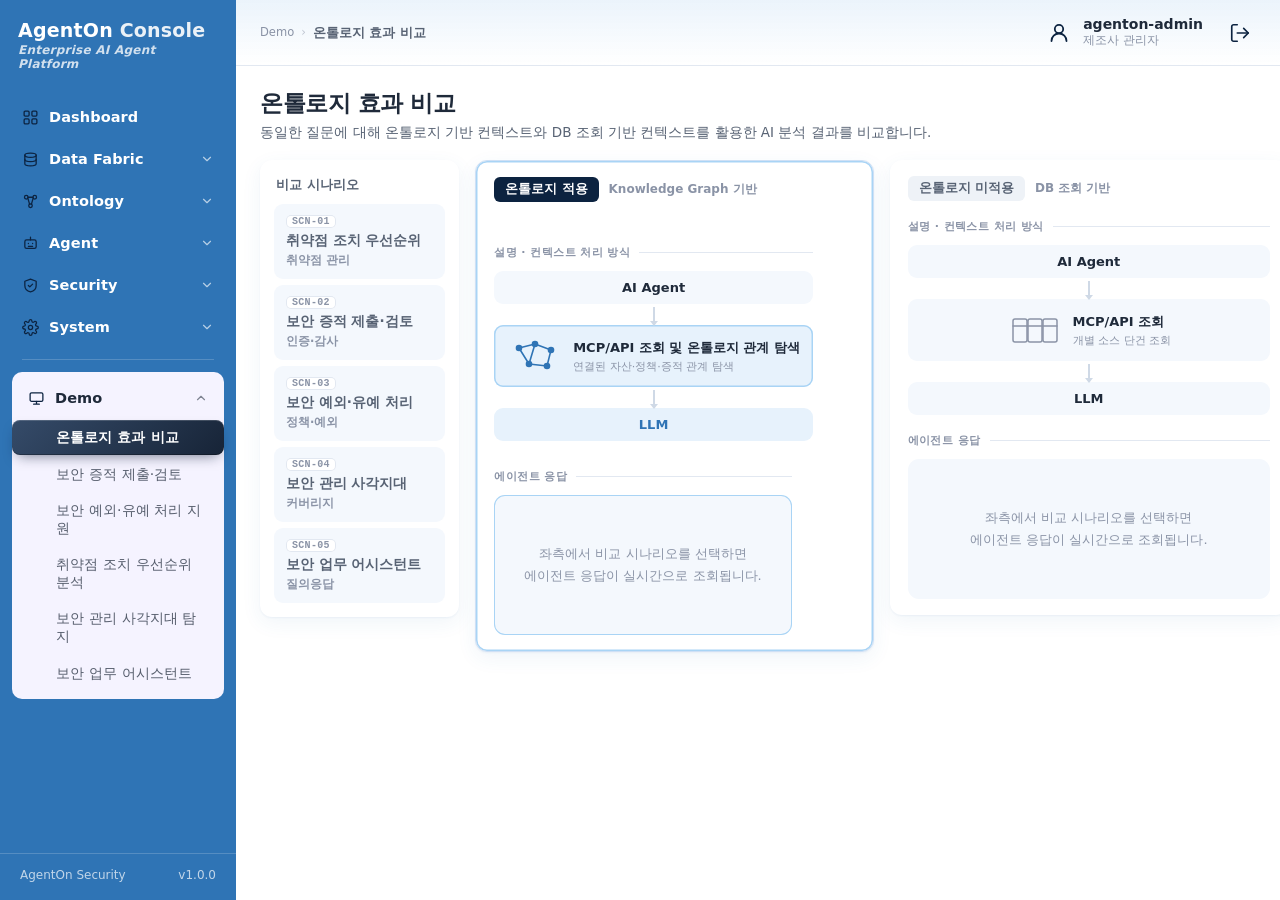
<file: design/demo-ontology-compare.html>
<!DOCTYPE html>
<html lang="ko">
<head>
  <meta charset="UTF-8" />
  <meta name="viewport" content="width=device-width, initial-scale=1.0" />
  <meta name="description" content="AgentOn Console · Demo · 온톨로지 효과 비교 (v1.0)" />
  <title>AgentOn Console — 온톨로지 효과 비교</title>
  <link rel="icon" type="image/png" href="[data-uri]" />
  <style>
    /* ============================================================
     * AgentOn Console — Data Fabric › Connections (MNU-120 · 기획 v1.6)
     *   Sources · Connections · Datasets 3탭 — 탭 순서가 곧 객체 위계(Source → Connection → Dataset → Task)
     *
     * 단일 파일 프로토타입. 디자인 토큰·셸 레이아웃·목록 컴포넌트는 GenWorks-RP 의
     * 공유 자산(docs/design/assets/wm.css · app.css)을 그대로 옮겨 왔다.
     *   · 사이드바 236px 단색 --sky-deep, 브랜드는 사이드바 상단, 활성 메뉴 = 진청 밴드 풀블리드
     *   · topbar 는 메인 칼럼 안(좌: breadcrumb · 우: 사용자·기어)
     *   · 콘텐츠 배경 흰색, 카드는 border 없이 soft shadow 로만 구분
     *   · 배지 원칙: 예외 상태(인증 실패·스키마 변경·연결 실패)만 색 강조, 나머지는 뉴트럴
     * 색은 아래 토큰만 사용한다. 라이트 테마 단일 (다크 모드 미지원 — RP 와 동일).
     * ============================================================ */
    :root {
      --sky: #6db3e8; --sky-light: #a9d4f5; --sky-dark: #3d8fd4; --sky-deep: #2f74b5;
      --bg: #eaf3fb; --panel: #ffffff; --panel-2: #f4f8fd;
      --ink: #1f2a3a; --ink-soft: #586374; --ink-faint: #8a93a6;
      --line: #e2e8f1; --line-strong: #cfd9e6;
      --accent: var(--sky-dark); --accent-hover: var(--sky-deep); --accent-soft: #e7f2fc;
      --danger: #d23a3a; --danger-soft: #fdecec;
      --ok: #1f9d6b; --ok-soft: #eaf6f0;
      --warn: #d4a017; --warn-soft: #fdf6e3; --warn-ink: #8a6410;
      --navy-1: #20407e; --navy-2: #0c2340;
      --band-1: #354b69; --band-2: #172437;
      --icon: #0c2340;
      --radius: 10px;
      --shadow-sm: 0 1px 2px rgba(45, 110, 175, .06), 0 6px 20px rgba(45, 110, 175, .07);
      --shadow-lg: 0 20px 64px rgba(8, 24, 48, .26);
      --focus: 0 0 0 3px rgba(61, 143, 212, .28);
      --chip-bg: #eef2f7; --input-bg: #ffffff;
      --topbar-1: rgba(234, 243, 251, .94); --topbar-2: rgba(255, 255, 255, .9);
      --mono: "SFMono-Regular", "SF Mono", Menlo, Consolas, monospace;
      color-scheme: light;
    }

    * { box-sizing: border-box; }
    html { height: 100%; }
    body {
      margin: 0; min-height: 100vh;
      display: grid; grid-template-columns: 236px minmax(0, 1fr);
      background: var(--bg); color: var(--ink);
      font-family: "Pretendard", "Apple SD Gothic Neo", "Segoe UI", system-ui, -apple-system, sans-serif;
      font-size: 15px; font-weight: 500; -webkit-font-smoothing: antialiased;
    }
    [hidden] { display: none !important; }
    .mono { font-family: var(--mono); font-variant-numeric: tabular-nums; }
    button, input, select, textarea { font-family: inherit; }
    :focus-visible { outline: none; box-shadow: var(--focus); }

    /* ============================================================
     * 1. 셸 — 사이드바
     * ============================================================ */
    .sidebar {
      position: sticky; top: 0; align-self: start; height: 100vh;
      display: flex; flex-direction: column; color: #fff;
      background: var(--sky-deep); overflow-y: auto;
    }
    .side-brand { display: flex; align-items: center; gap: 9px; padding: 20px 18px 18px; color: #fff; text-decoration: none; }
    .side-brand img { width: 32px; height: 32px; object-fit: contain; flex: none; filter: drop-shadow(0 2px 4px rgba(8, 24, 48, .4)); }
    .side-brand .nm { font-size: 19px; font-weight: 800; letter-spacing: .2px; line-height: 1.15; }
    .side-brand .nm span { opacity: .9; font-weight: 700; }
    .side-brand .nm small { display: block; font-size: 12px; font-weight: 600; font-style: italic; letter-spacing: .02em; opacity: .78; margin-top: 2px; }

    .side-nav { padding: 8px 12px; flex: 1; }
    .nav-cap { padding: 13px 10px 5px; font-size: 11px; font-weight: 700; letter-spacing: .05em; color: rgba(255, 255, 255, .55); }
    .nav-cap small { display: block; font-size: 10.5px; font-weight: 500; letter-spacing: 0; margin-top: 2px; color: rgba(255, 255, 255, .45); }
    .nav-item, .nav-child, .nav-parent {
      display: flex; align-items: center; gap: 10px; width: 100%;
      padding: 8px 10px; border-radius: 8px; margin-bottom: 2px;
      background: none; border: none; cursor: pointer; text-align: left;
      text-decoration: none; color: #fff; font-size: 14.5px; font-weight: 600; letter-spacing: .1px;
      min-height: 40px; transition: background .12s;
    }
    .nav-child { padding-left: 38px; font-size: 14px; font-weight: 500; color: rgba(255, 255, 255, .72); min-height: 35px; }
    .nav-item:hover, .nav-child:hover, .nav-parent:hover { background: rgba(255, 255, 255, .12); color: #fff; }
    .nav-item > svg, .nav-parent > svg:first-child { width: 17px; height: 17px; flex: none; color: var(--navy-2); }
    .np-label { flex: 1; min-width: 0; }
    .np-chev { width: 14px; height: 14px; opacity: .65; transition: transform .18s; flex: none; margin-left: auto; }
    .nav-group[data-open="true"] .np-chev { transform: rotate(180deg); }
    .nav-children { display: none; margin-bottom: 4px; }
    .nav-group[data-open="true"] .nav-children { display: block; }
    .nav-child.active {
      background: linear-gradient(135deg, var(--band-1) 0%, var(--band-2) 100%);
      color: #fff; font-weight: 700;
      width: calc(100% + 24px); margin-left: -12px; border-radius: 0; padding-left: 50px;
      box-shadow: 0 6px 14px -6px rgba(8, 24, 48, .6), inset 0 1px 0 rgba(255, 255, 255, .16), inset 0 -1px 0 rgba(0, 0, 0, .28);
    }
    .nav-sep { height: 1px; margin: 12px 10px; background: rgba(255, 255, 255, .18); }
    /* Demo 메뉴 영역 — 은은한 보라 배경(#F5F3FF), 내부 텍스트는 잉크색 */
    .nav-group.nav-demo { background: #F5F3FF; border-radius: 10px; padding: 6px; margin-top: 2px; }
    .nav-demo .nav-parent { color: var(--ink); }
    .nav-demo .nav-child { color: rgba(31, 42, 58, .74); }
    .nav-demo .nav-parent:hover, .nav-demo .nav-child:hover { background: rgba(31, 42, 58, .08); color: var(--ink); }
    .nav-demo .np-chev { opacity: .55; }
    .nav-demo .nav-children { margin-bottom: 0; }
    .nav-demo .nav-child.active, .nav-demo .nav-child.active:hover { width: calc(100% + 12px); margin-left: -6px; border-radius: 8px; padding-left: 44px; color: #fff; background: linear-gradient(135deg, var(--band-1) 0%, var(--band-2) 100%); }
    .side-foot {
      padding: 14px 20px 18px; font-size: 12px; color: rgba(255, 255, 255, .7);
      border-top: 1px solid rgba(255, 255, 255, .18);
      display: flex; justify-content: space-between; gap: 10px; font-variant-numeric: tabular-nums;
    }

    /* ============================================================
     * 2. 셸 — 메인 칼럼 · topbar
     * ============================================================ */
    .main { min-width: 0; display: flex; flex-direction: column; background: var(--panel); }
    .topbar {
      position: sticky; top: 0; z-index: 20;
      display: flex; align-items: center; gap: 12px;
      background: linear-gradient(180deg, var(--topbar-1) 0%, var(--topbar-2) 100%);
      backdrop-filter: blur(8px);
      border-bottom: 1px solid var(--line); padding: 11px 24px; min-height: 60px;
    }
    .hdiv { width: 1px; height: 22px; background: var(--line-strong); opacity: .85; flex: none; }
    .crumb { font-size: 11.5px; color: var(--ink-faint); display: flex; align-items: center; gap: 7px; line-height: 1.2; min-width: 0; }
    .crumb b { color: var(--ink-soft); font-weight: 600; font-size: 13px; }
    .crumb .sep { opacity: .5; }
    .topbar .spacer { flex: 1; }
    .ic-btn {
      position: relative; background: none; border: none; padding: 5px; cursor: pointer;
      display: grid; place-items: center; border-radius: 9px; color: var(--icon); flex: none;
    }
    .ic-btn:hover { background: var(--panel-2); }
    .ic-btn svg { width: 22px; height: 22px; }
    .menu-toggle { display: none; }
    .user {
      display: flex; align-items: center; gap: 9px; padding: 4px 8px 4px 6px;
      background: none; border: 1px solid transparent; border-radius: 9px; cursor: pointer;
    }
    .user:hover { background: var(--panel-2); border-color: var(--line); }
    .user .avatar { width: 30px; height: 30px; display: grid; place-items: center; flex: none; }
    .user .avatar svg { width: 24px; height: 24px; }
    .user .u-meta { text-align: left; }
    .user .u-name { font-size: 14px; font-weight: 600; color: var(--ink); }
    .user .u-role { font-size: 12px; color: var(--ink-faint); }
    .content { padding: 22px 24px 60px; width: 100%; }

    .phead { display: flex; align-items: flex-end; justify-content: space-between; gap: 18px; margin-bottom: 18px; flex-wrap: wrap; }
    .phead h1 { margin: 0; font-size: 23px; font-weight: 700; letter-spacing: -.02em; }
    .phead .psub { margin: 5px 0 0; font-size: 13.5px; color: var(--ink-soft); }

    /* ============================================================
     * 3. 버튼 · 폼 컨트롤
     * ============================================================ */
    .btn {
      font-size: 14px; font-weight: 600; border-radius: 8px;
      border: 1px solid var(--line-strong); background: var(--input-bg); color: var(--ink);
      height: 36px; padding: 0 14px; cursor: pointer; display: inline-flex; align-items: center; gap: 7px;
      transition: border-color .12s, filter .12s, transform .04s; white-space: nowrap;
    }
    .btn:hover { border-color: var(--accent); }
    .btn:active { transform: translateY(1px); }
    .btn.primary { color: #fff; border: none; background: linear-gradient(135deg, var(--navy-1) 0%, var(--navy-2) 100%); }
    .btn.primary:hover { filter: brightness(1.12); }
    .btn.second { color: var(--sky-deep); background: var(--accent-soft); border-color: transparent; }
    .btn.sm { height: 30px; padding: 0 11px; font-size: 13px; border-radius: 7px; }
    .btn.ghost { background: none; border-color: transparent; color: var(--ink-soft); }
    .btn.ghost:hover { border-color: var(--line-strong); color: var(--ink); }
    .btn.danger { color: #fff; border: none; background: var(--danger); }
    .btn:disabled { opacity: .45; cursor: not-allowed; }
    .btn:disabled:active { transform: none; }
    .btn svg { width: 15px; height: 15px; flex: none; }
    .link { font-size: 13.5px; color: var(--accent); text-decoration: none; background: none; border: none; padding: 0; cursor: pointer; font-weight: 600; }
    .link:hover { text-decoration: underline; }
    .link.sm { font-size: 12.5px; }

    .input, .select, .textarea {
      width: 100%; height: 36px; padding: 0 12px; font-size: 13.5px; color: var(--ink); background: var(--input-bg);
      border: 1px solid var(--line-strong); border-radius: 8px; outline: none; font-weight: 500;
      transition: border-color .15s, box-shadow .15s;
    }
    .input:focus, .select:focus, .textarea:focus { border-color: var(--accent); box-shadow: var(--focus); }
    .input:disabled, .select:disabled { background: var(--panel-2); cursor: not-allowed; color: var(--ink-faint); }
    .input[aria-invalid="true"] { border-color: var(--danger); }
    .input.mono { font-family: var(--mono); font-size: 13px; }
    .select {
      appearance: none; -webkit-appearance: none; cursor: pointer; padding-right: 32px;
      background-image: url("data:image/svg+xml,%3Csvg xmlns='http://www.w3.org/2000/svg' viewBox='0 0 24 24' fill='none' stroke='%238a93a6' stroke-width='2' stroke-linecap='round' stroke-linejoin='round'%3E%3Cpath d='m6 9 6 6 6-6'/%3E%3C/svg%3E");
      background-repeat: no-repeat; background-position: right 11px center; background-size: 13px;
    }
    .select.auto { width: auto; flex: none; max-width: 100%; }
    .textarea { height: auto; min-height: 72px; padding: 9px 12px; resize: vertical; line-height: 1.55; }
    .field { margin-bottom: 14px; }
    .field > label, .field .flabel { display: block; margin-bottom: 6px; font-size: 12.5px; font-weight: 700; color: var(--ink-soft); }
    .field .req { color: var(--danger); margin-left: 3px; }
    .field-hint { margin: 6px 0 0; font-size: 12px; color: var(--ink-faint); line-height: 1.5; }
    .field-hint.err { color: var(--danger); }
    .frow { display: grid; grid-template-columns: repeat(2, minmax(0, 1fr)); gap: 12px; }
    .frow.c3 { grid-template-columns: 2fr 1fr 1fr; }
    .check { display: inline-flex; align-items: flex-start; gap: 8px; font-size: 13.5px; color: var(--ink); line-height: 1.5; cursor: pointer; }
    .check input { width: 16px; height: 16px; margin: 2px 0 0; accent-color: var(--sky-deep); flex: none; cursor: pointer; }
    .check.dis { color: var(--ink-faint); cursor: not-allowed; }
    .check-row { display: flex; flex-wrap: wrap; gap: 8px 18px; }
    .ver-badge { display: inline-flex; font-size: 10.5px; font-weight: 700; padding: 1px 6px; border-radius: 4px; background: var(--chip-bg); color: var(--ink-faint); margin-left: 6px; vertical-align: 1px; }

    /* 세그먼트 (인증 방식 · 보관 위치 · 프로토콜) */
    .seg { display: inline-flex; flex-wrap: wrap; gap: 4px; padding: 3px; border-radius: 9px; background: var(--panel-2); }
    .seg button {
      height: 30px; padding: 0 12px; border: none; border-radius: 7px; background: none; cursor: pointer;
      font-size: 13px; font-weight: 600; color: var(--ink-soft);
    }
    .seg button:hover { color: var(--ink); }
    .seg button.on { background: var(--panel); color: var(--sky-deep); box-shadow: 0 1px 3px rgba(8, 24, 48, .12); }
    .seg.block { display: flex; }
    .seg.block button { flex: 1; }

    /* 안내 박스 */
    .notice { padding: 11px 13px; border-radius: 10px; background: var(--panel-2); font-size: 12.5px; line-height: 1.65; color: var(--ink-soft); }
    .notice strong { color: var(--ink); font-weight: 700; }
    .notice.warn { background: var(--warn-soft); color: var(--warn-ink); }
    .notice.warn strong { color: inherit; }
    .notice.bad { background: var(--danger-soft); color: var(--danger); }
    .notice.ok { background: var(--ok-soft); color: var(--ok); }
    .notice.info { background: var(--accent-soft); color: var(--sky-deep); }
    .notice + .notice, .notice + .field, .field + .notice { margin-top: 12px; }
    .notice ul { margin: 6px 0 0; padding-left: 18px; }

    /* 툴팁 (비활성 버튼은 이벤트를 못 받으므로 래퍼에 단다) */
    .tip-wrap { position: relative; display: inline-flex; }
    .tip-wrap::after {
      content: attr(data-tip); position: absolute; left: 50%; bottom: calc(100% + 8px); transform: translateX(-50%);
      width: max-content; max-width: 260px; padding: 8px 11px; border-radius: 8px;
      background: var(--navy-2); color: #fff; font-size: 12px; font-weight: 500; line-height: 1.5; text-align: left;
      white-space: normal; opacity: 0; visibility: hidden; transition: opacity .12s; pointer-events: none; z-index: 90;
      box-shadow: 0 8px 22px rgba(12, 35, 64, .22);
    }
    .tip-wrap:hover::after, .tip-wrap:focus-within::after { opacity: 1; visibility: visible; }
    .tip-wrap.right::after { left: auto; right: 0; transform: none; }

    /* ============================================================
     * 4. 목록 화면 — 요약 타일 · 필터 바 · 표 · 페이징
     * ============================================================ */
    .stat-cards { display: grid; grid-template-columns: repeat(4, 1fr); gap: 12px; margin-bottom: 20px; }
    .stat-card {
      background: var(--panel); border: 1px solid transparent; border-radius: 12px; padding: 14px 15px;
      cursor: pointer; text-align: left; color: inherit; box-shadow: var(--shadow-sm);
      transition: box-shadow .12s ease, background .12s ease; position: relative;
      display: flex; flex-direction: column; align-items: flex-start;
    }
    .stat-card:hover { box-shadow: 0 6px 18px rgba(8, 24, 48, .13); }
    .stat-card[aria-pressed="true"] { background: var(--panel-2); border-color: var(--sky-light); }
    .stat-card .clabel { font-size: 13px; color: var(--ink-soft); font-weight: 600; display: flex; align-items: center; gap: 7px; }
    .stat-card .cnum { font-size: 28px; font-weight: 700; letter-spacing: -.02em; margin-top: 3px; font-family: var(--mono); font-variant-numeric: tabular-nums; }
    .stat-card .cnum.ok { color: var(--ok); }
    .stat-card .cnum.warn { color: var(--warn); }
    .stat-card .cnum.bad { color: var(--danger); }
    .stat-card .cnum.zero { color: var(--ink-faint); font-weight: 500; }
    .stat-card .csub { font-size: 12px; color: var(--ink-faint); margin-top: 5px; font-weight: 600; }

    .toolbar { display: flex; gap: 9px; align-items: center; margin-bottom: 14px; flex-wrap: wrap; }
    .tb-actions { display: flex; gap: 9px; align-items: center; margin-left: auto; }
    .search {
      flex: 1; min-width: 189px; height: 36px; display: flex; align-items: center; gap: 7px;
      background: var(--input-bg); border: 1px solid var(--line-strong); border-radius: var(--radius); padding: 0 12px;
    }
    /* 검색창 안 필터 토글 — RP Workloads 와 동일 (아이콘만 · 열리면 액센트) */
    .search .filter-toggle { height: 26px; padding: 0 2px 0 4px; margin-left: 2px; gap: 3px; border: none; background: none; color: var(--ink-faint); flex: none; }
    .search .filter-toggle:hover, .search .filter-toggle[aria-expanded="true"] { color: var(--accent); }
    .filter-row { display: flex; gap: 9px; align-items: center; flex-wrap: wrap; margin-bottom: 14px; padding: 12px 13px; background: var(--panel-2); border-radius: var(--radius); }
    .search input { border: none; background: none; outline: none; font-size: 13px; color: var(--ink); width: 100%; flex: 1; min-width: 0; height: 32px; padding: 0; }
    .search input::placeholder { color: var(--ink-faint); }
    .search > svg { flex: none; color: var(--ink-faint); }
    .search:focus-within { border-color: var(--accent); box-shadow: var(--focus); }
    .ms { position: relative; }
    .ms-btn { min-width: 120px; justify-content: space-between; font-weight: 600; }
    .ms-btn .n { font-size: 11px; font-weight: 700; padding: 1px 6px; border-radius: 5px; background: var(--accent-soft); color: var(--sky-deep); }
    .ms-btn svg { width: 13px; height: 13px; color: var(--ink-faint); }
    .ms-menu {
      position: absolute; left: 0; top: calc(100% + 6px); z-index: 40; min-width: 200px;
      padding: 6px; background: var(--panel); border: 1px solid var(--line); border-radius: 10px; box-shadow: 0 12px 34px rgba(45, 110, 175, .18);
    }
    .ms-menu label { display: flex; align-items: center; gap: 8px; padding: 7px 9px; border-radius: 7px; font-size: 13px; cursor: pointer; }
    .ms-menu label:hover { background: var(--panel-2); }
    .ms-menu input { accent-color: var(--sky-deep); }
    .applied { display: flex; align-items: center; gap: 10px; margin-bottom: 12px; padding: 8px 12px; background: var(--accent-soft); border: 1px solid #cfe0f5; border-radius: 9px; font-size: 13.5px; flex-wrap: wrap; }
    .af-label { color: var(--sky-deep); font-weight: 700; font-size: 11.5px; text-transform: uppercase; letter-spacing: .04em; }
    .af-chips { display: inline-flex; align-items: center; gap: 8px; flex-wrap: wrap; }
    .af-chip { display: inline-flex; align-items: center; gap: 6px; background: var(--panel); border: 1px solid var(--line-strong); border-radius: 20px; padding: 2px 5px 2px 10px; font-weight: 600; color: var(--ink); font-size: 12.5px; }
    .af-x { display: inline-flex; align-items: center; justify-content: center; width: 17px; height: 17px; border: none; border-radius: 50%; background: var(--panel-2); color: var(--ink-soft); cursor: pointer; font-size: 11px; line-height: 1; }
    .af-x:hover { background: var(--danger-soft); color: var(--danger); }
    .af-count { color: var(--ink-soft); margin-left: auto; font-variant-numeric: tabular-nums; }
    .af-count b { color: var(--ink); }

    .list-panel { background: var(--panel); border-radius: 12px; overflow: visible; box-shadow: var(--shadow-sm); }
    .list-panel .scroll { overflow-x: auto; border-radius: 12px; }
    .list-panel table { width: 100%; border-collapse: collapse; min-width: 920px; }
    .list-panel thead th {
      text-align: left; font-size: 12px; font-weight: 650; color: var(--ink-soft);
      text-transform: uppercase; letter-spacing: .04em; padding: 12px 12px;
      border-bottom: 1px solid var(--line); background: var(--panel-2); white-space: nowrap;
    }
    .list-panel tbody td { padding: 11px 12px; border-bottom: 1px solid var(--line); vertical-align: middle; font-size: 14px; color: var(--ink); }
    .list-panel tbody tr:last-child td { border-bottom: none; }
    .list-panel tbody tr:hover { background: var(--panel-2); }
    .list-panel tbody tr.row-active { background: var(--accent-soft); }
    .list-panel tbody tr.row-off td { color: var(--ink-faint); }
    .list-panel .lk { color: var(--ink); font-weight: 700; text-decoration: underline; text-underline-offset: 2px; cursor: pointer; background: none; border: none; font-size: inherit; padding: 0; text-align: left; }
    .list-panel .lk:hover { color: var(--sky-deep); }
    .list-panel .sub { font-size: 11.5px; color: var(--ink-faint); font-weight: 600; margin-top: 2px; font-family: var(--mono); max-width: 210px; overflow: hidden; text-overflow: ellipsis; white-space: nowrap; }
    .list-panel .dash { color: var(--ink-faint); }
    .list-empty { padding: 36px 20px; text-align: center; }
    .list-empty .et { font-size: 15px; font-weight: 700; margin-bottom: 6px; }
    .list-empty .ed { font-size: 13px; color: var(--ink-faint); line-height: 1.6; margin-bottom: 14px; }
    .empty-cat { display: grid; grid-template-columns: repeat(4, minmax(0, 1fr)); gap: 10px; max-width: 760px; margin: 18px auto 0; text-align: left; }

    /* 이름 셀 — 타입 아이콘 + 이름 */
    .nm-cell { display: flex; align-items: center; gap: 10px; min-width: 0; }
    .t-ico { width: 30px; height: 30px; border-radius: 8px; flex: none; display: grid; place-items: center; background: var(--panel-2); color: var(--icon); box-shadow: 0 1px 2px rgba(8, 24, 48, .08); }
    .t-ico svg { width: 16px; height: 16px; }
    .t-ico.g { background: var(--accent-soft); }

    /* 타입 배지 — 뉴트럴 그레이 (타입은 예외 상태가 아니다) */
    .tb { display: inline-flex; align-items: center; font-size: 11.5px; font-weight: 700; padding: 3px 8px; border-radius: 5px; background: var(--chip-bg); color: var(--ink-soft); white-space: nowrap; }
    .tb.g { background: var(--accent-soft); color: var(--sky-deep); }
    /* 상태 — 색 + 텍스트 병기. 정상은 녹색 점만, 예외는 배경까지 */
    .st { display: inline-flex; align-items: center; gap: 6px; font-size: 12.5px; font-weight: 700; white-space: nowrap; color: var(--ink-soft); }
    .st .dot { width: 8px; height: 8px; border-radius: 50%; flex: none; background: var(--ink-faint); }
    .st.ok .dot { background: var(--ok); }
    .st.ok { color: var(--ok); }
    .st.auth .dot, .st.conn .dot { background: var(--danger); }
    .st.auth, .st.conn { color: var(--danger); }
    .st.schema .dot { background: var(--warn); }
    .st.schema { color: var(--warn-ink); }
    .st.off .dot { background: transparent; box-shadow: inset 0 0 0 1.5px var(--ink-faint); }
    .st.off { color: var(--ink-faint); }
    .st-act { display: block; margin-top: 3px; font-size: 12px; font-weight: 600; color: var(--sky-deep); background: none; border: none; padding: 0; cursor: pointer; text-decoration: underline; text-underline-offset: 2px; }
    .st-act:hover { color: var(--accent-hover); }
    /* 경로 칩 — key/value 2톤 */
    .path { display: inline-flex; gap: 4px; }
    .pc { font-size: 11px; font-weight: 700; padding: 2px 7px; border-radius: 5px; background: var(--chip-bg); color: var(--ink-soft); font-family: var(--mono); }
    .pc.live { background: var(--accent-soft); color: var(--sky-deep); }
    /* 마지막 테스트 */
    .lt { font-family: var(--mono); font-size: 13px; font-variant-numeric: tabular-nums; display: inline-flex; align-items: center; gap: 6px; white-space: nowrap; }
    .lt .r { font-weight: 700; }
    .lt .r.ok { color: var(--ok); }
    .lt .r.bad { color: var(--danger); }
    /* 예산 미니 바 */
    .bud { min-width: 132px; }
    .bud-bar { height: 6px; border-radius: 4px; background: var(--chip-bg); overflow: hidden; }
    .bud-fill { height: 100%; border-radius: 4px; background: var(--sky-dark); transition: width .3s; }
    .bud.hi .bud-fill { background: var(--danger); }
    .bud-meta { display: flex; justify-content: space-between; gap: 8px; margin-top: 4px; font-size: 11px; white-space: nowrap; color: var(--ink-faint); font-family: var(--mono); font-variant-numeric: tabular-nums; }
    .bud-meta b { color: var(--ink); font-weight: 700; }
    .bud.hi .bud-meta b { color: var(--danger); }
    /* 참조 */
    .ref { display: flex; flex-wrap: wrap; gap: 1px 10px; max-width: 166px; font-size: 12px; line-height: 1.5; color: var(--ink-soft); font-variant-numeric: tabular-nums; }
    .ref .it { white-space: nowrap; }
    .list-panel th.c-ref, .list-panel td.c-ref { width: 172px; }
    .list-panel td.row-menu { width: 56px; padding-left: 4px; }
    .ref b { color: var(--ink); font-family: var(--mono); font-weight: 700; }
    .ref .z { color: var(--ink-faint); }
    .ref .sep { color: var(--line-strong); margin: 0 4px; }
    /* 행 메뉴 */
    .row-menu { position: relative; text-align: right; }
    .rm-btn { width: 30px; height: 30px; border: none; border-radius: 7px; background: none; color: var(--ink-soft); cursor: pointer; font-size: 18px; line-height: 1; letter-spacing: 1px; }
    .rm-btn:hover, .rm-btn[aria-expanded="true"] { background: var(--panel-2); color: var(--ink); }
    .rm-menu {
      position: absolute; right: 0; top: calc(100% + 4px); z-index: 45; min-width: 170px; text-align: left;
      padding: 5px; background: var(--panel); border: 1px solid var(--line); border-radius: 10px; box-shadow: 0 12px 34px rgba(45, 110, 175, .18);
    }
    .rm-menu button { width: 100%; display: flex; align-items: center; gap: 8px; padding: 8px 10px; border: none; border-radius: 7px; background: none; text-align: left; font-size: 13px; font-weight: 600; color: var(--ink); cursor: pointer; }
    .rm-menu button:hover:not(:disabled) { background: var(--panel-2); }
    .rm-menu button:disabled { color: var(--ink-faint); cursor: not-allowed; }
    .rm-menu button.bad { color: var(--danger); }
    .rm-menu button.bad:disabled { color: var(--ink-faint); }
    .rm-menu .tip-wrap { display: block; }
    .rm-menu .tip-wrap::after { left: auto; right: 0; transform: none; bottom: auto; top: calc(100% + 4px); }
    .rm-sep { height: 1px; margin: 4px 6px; background: var(--line); }

    .pager { display: flex; align-items: center; justify-content: space-between; gap: 12px; margin-top: 14px; flex-wrap: wrap; }
    .pager-info { font-size: 13.5px; color: var(--ink-soft); }
    .pager-info b { color: var(--ink); font-weight: 700; font-variant-numeric: tabular-nums; }
    .pager-nav { display: flex; align-items: center; gap: 5px; }
    .pager-size { width: auto; height: 30px; font-size: 13px; color: var(--ink-soft); border: none; border-radius: 7px; cursor: pointer; margin-right: 4px; appearance: none; -webkit-appearance: none; padding: 0 22px 0 6px;
      background: none url("data:image/svg+xml,%3Csvg xmlns='http://www.w3.org/2000/svg' viewBox='0 0 24 24' fill='none' stroke='%238a93a6' stroke-width='2' stroke-linecap='round' stroke-linejoin='round'%3E%3Cpath d='m6 9 6 6 6-6'/%3E%3C/svg%3E") right 3px center / 12px no-repeat; }
    .pg-btn { min-width: 30px; height: 30px; padding: 0 8px; border: none; background: none; color: var(--ink-soft); border-radius: 7px; cursor: pointer; font-size: 13px; font-weight: 600; font-variant-numeric: tabular-nums; }
    .pg-btn:hover:not(:disabled):not(.active) { background: var(--panel-2); color: var(--ink); }
    .pg-btn.active { background: var(--accent-soft); color: var(--sky-deep); }
    .pg-btn:disabled { opacity: .35; cursor: not-allowed; }

    /* ============================================================
     * 5. 슬라이드오버 (상세 · 새 소스 · 새 연결 마법사) — 우측 480px
     * ============================================================ */
    .so-backdrop { position: fixed; inset: 0; background: rgba(12, 26, 46, .40); opacity: 0; visibility: hidden; transition: opacity .16s; z-index: 60; }
    .so-backdrop.open { opacity: 1; visibility: visible; }
    .so {
      position: fixed; top: 0; right: 0; bottom: 0; width: 480px; max-width: 100vw; z-index: 62;
      display: flex; flex-direction: column; background: var(--panel);
      box-shadow: -12px 0 44px rgba(8, 24, 48, .22);
      transform: translateX(100%); transition: transform .2s ease; visibility: hidden;
    }
    .so.open { transform: none; visibility: visible; }
    .so.wide { width: 560px; }
    .so-head { display: flex; align-items: flex-start; gap: 12px; padding: 18px 20px 14px; border-bottom: 1px solid var(--line); }
    .so-head .so-t { font-size: 16.5px; font-weight: 700; line-height: 1.3; }
    .so-head .so-s { font-size: 12.5px; color: var(--ink-faint); font-weight: 600; margin-top: 5px; display: flex; align-items: center; gap: 8px; flex-wrap: wrap; }
    .so-x { margin-left: auto; width: 30px; height: 30px; flex: none; border: none; border-radius: 8px; background: var(--panel-2); color: var(--ink-soft); font-size: 19px; line-height: 1; cursor: pointer; }
    .so-x:hover { background: var(--line); color: var(--ink); }
    .so-actions { display: flex; gap: 8px; padding: 12px 20px; border-bottom: 1px solid var(--line); flex-wrap: wrap; align-items: center; }
    .so-body { flex: 1; overflow-y: auto; padding: 18px 20px 24px; }
    .so-foot { display: flex; align-items: center; gap: 9px; padding: 12px 20px 16px; border-top: 1px solid var(--line); }
    .so-foot .sp { flex: 1; }

    /* 상세 섹션 (세로 스크롤 · 탭 아님) */
    .dsec { background: var(--panel-2); border-radius: 11px; padding: 13px 15px; margin-bottom: 12px; }
    .dsec-t { font-size: 12px; font-weight: 700; color: var(--ink-soft); letter-spacing: .02em; margin-bottom: 10px; display: flex; align-items: center; gap: 8px; }
    .dsec-t .sp { flex: 1; }
    .dsec-t .link { font-size: 12px; }
    .kv { display: grid; grid-template-columns: 112px 1fr; gap: 8px 12px; font-size: 13px; margin: 0; }
    .kv dt { color: var(--ink-faint); font-weight: 500; white-space: nowrap; }
    .kv dd { margin: 0; color: var(--ink); min-width: 0; word-break: break-word; display: flex; flex-wrap: wrap; gap: 4px 6px; align-items: center; }
    .kv dd.mono { font-family: var(--mono); font-size: 12.5px; }
    .kv dd .muted { color: var(--ink-faint); }
    .tag { font-size: 11px; font-weight: 600; padding: 2px 7px; border-radius: 5px; background: var(--panel); color: var(--ink-soft); box-shadow: 0 0 0 1px var(--line); }
    .tag b { color: var(--ink-faint); font-weight: 600; margin-right: 3px; }
    .mini-tbl { width: 100%; border-collapse: collapse; font-size: 12.5px; }
    .mini-tbl th { text-align: left; font-size: 11px; font-weight: 700; color: var(--ink-faint); padding: 4px 8px 6px 0; border-bottom: 1px solid var(--line); text-transform: uppercase; letter-spacing: .03em; }
    .mini-tbl td { padding: 6px 8px 6px 0; border-bottom: 1px solid var(--line); vertical-align: top; }
    .mini-tbl tr:last-child td { border-bottom: none; }
    .mini-tbl .mono { font-size: 12px; }
    .gauge { height: 8px; border-radius: 5px; background: var(--chip-bg); overflow: hidden; display: flex; }
    .gauge .f { height: 100%; background: var(--sky-dark); }
    .gauge .f.live { background: var(--sky-light); }
    .gauge.hi .f { background: var(--danger); }
    .gauge.hi .f.live { background: #f0a4a4; }
    .glegend { display: flex; gap: 12px; margin-top: 7px; font-size: 11.5px; color: var(--ink-faint); font-variant-numeric: tabular-nums; }
    .glegend .sw { display: inline-block; width: 9px; height: 9px; border-radius: 3px; background: var(--sky-dark); margin-right: 5px; vertical-align: -1px; }
    .glegend .sw.live { background: var(--sky-light); }
    .glegend b { color: var(--ink); }
    .use-list { display: flex; flex-direction: column; }
    .use-row { display: flex; align-items: center; gap: 8px; padding: 7px 0; font-size: 13px; }
    .use-row + .use-row { border-top: 1px solid var(--line); }
    .use-row .k { flex: none; width: 74px; font-size: 11px; font-weight: 700; color: var(--ink-faint); text-transform: uppercase; letter-spacing: .03em; }
    .use-row .n { flex: 1; min-width: 0; font-weight: 600; }
    .use-row .link { font-size: 12px; }
    .tl { list-style: none; margin: 0; padding: 0; }
    .tl li { display: grid; grid-template-columns: 116px 1fr auto; gap: 8px; padding: 6px 0; font-size: 12.5px; align-items: center; border-bottom: 1px solid var(--line); }
    .tl li:last-child { border-bottom: none; }
    .tl .at { font-family: var(--mono); color: var(--ink-faint); font-variant-numeric: tabular-nums; font-size: 12px; }
    .tl .res { font-weight: 600; display: inline-flex; align-items: center; gap: 6px; }
    .tl .res .dot { width: 7px; height: 7px; border-radius: 50%; background: var(--ok); }
    .tl .res.bad .dot { background: var(--danger); }
    .tl .res.warn .dot { background: var(--warn); }
    .tl .dur { font-family: var(--mono); color: var(--ink-faint); font-size: 12px; }
    .hist li { grid-template-columns: 116px 84px 1fr; }
    .hist .who { font-weight: 600; color: var(--ink-soft); }
    .cred-state { display: flex; align-items: center; gap: 8px; flex-wrap: wrap; }
    .cred-state .ok-badge { display: inline-flex; align-items: center; gap: 5px; font-size: 12px; font-weight: 700; color: var(--ok); background: var(--ok-soft); padding: 2px 8px; border-radius: 5px; }

    /* 마법사 스텝 */
    .steps { display: flex; align-items: center; gap: 6px; padding: 12px 20px 0; }
    .step { display: flex; align-items: center; gap: 6px; font-size: 12px; color: var(--ink-faint); font-weight: 600; white-space: nowrap; }
    .step-num { width: 20px; height: 20px; border-radius: 50%; flex: none; display: grid; place-items: center; font-size: 11px; font-weight: 700; background: var(--chip-bg); color: var(--ink-faint); }
    .step.done .step-num { background: var(--accent-soft); color: var(--sky-deep); }
    .step.done { color: var(--ink-soft); }
    .step.now .step-num { background: linear-gradient(135deg, var(--navy-1) 0%, var(--navy-2) 100%); color: #fff; }
    .step.now { color: var(--ink); }
    .step-bar { flex: 1; height: 2px; background: var(--line); border-radius: 2px; min-width: 8px; }
    .cat-sec { font-size: 12px; font-weight: 700; color: var(--ink-soft); letter-spacing: .02em; margin: 4px 0 10px; }
    .cat-sec small { font-weight: 500; color: var(--ink-faint); margin-left: 6px; }
    .cat-grid { display: grid; grid-template-columns: repeat(2, minmax(0, 1fr)); gap: 9px; margin-bottom: 18px; }
    .cat-card {
      display: flex; gap: 10px; align-items: flex-start; padding: 11px 12px; border-radius: 10px; text-align: left;
      background: var(--panel-2); border: 1px solid transparent; cursor: pointer; color: inherit; transition: background .12s, border-color .12s;
    }
    .cat-card:hover { background: var(--accent-soft); border-color: var(--sky-light); }
    .cat-card .t-ico { background: var(--panel); }
    .cat-card .cn { font-size: 13.5px; font-weight: 700; color: var(--ink); }
    .cat-card .cd { font-size: 11.5px; line-height: 1.5; color: var(--ink-faint); margin-top: 2px; }
    .cat-foot { font-size: 12px; color: var(--ink-faint); line-height: 1.6; padding: 10px 12px; border-radius: 9px; background: var(--panel-2); }
    .type-pick { display: flex; align-items: center; gap: 10px; padding: 10px 12px; border-radius: 10px; background: var(--accent-soft); margin-bottom: 16px; font-size: 13px; }
    .type-pick .cn { font-weight: 700; }
    .type-pick .link { margin-left: auto; font-size: 12px; }
    .fsec { font-size: 12px; font-weight: 700; color: var(--ink-soft); letter-spacing: .02em; margin: 18px 0 10px; padding-top: 14px; border-top: 1px solid var(--line); }
    .fsec:first-child { margin-top: 0; padding-top: 0; border-top: none; }
    .rows { display: flex; flex-direction: column; gap: 6px; }
    .row-ln { display: grid; gap: 6px; align-items: center; }
    .row-ln.ep { grid-template-columns: 1.1fr 70px 1.3fr 1fr 28px; }
    .row-ln.hd { grid-template-columns: 1fr 1.4fr 28px; }
    .row-ln.gq { grid-template-columns: 1fr 1fr 28px; }
    .row-ln .input, .row-ln .select { height: 32px; font-size: 12.5px; padding: 0 9px; }
    .row-ln .select { padding-right: 26px; background-position: right 7px center; }
    .row-x { width: 28px; height: 28px; border: none; border-radius: 6px; background: none; color: var(--ink-faint); cursor: pointer; font-size: 16px; line-height: 1; }
    .row-x:hover { background: var(--danger-soft); color: var(--danger); }
    .row-add { align-self: flex-start; }
    .test-res { display: flex; align-items: center; gap: 9px; padding: 10px 13px; border-radius: 9px; font-size: 13px; font-weight: 600; margin-top: 12px; }
    .test-res.run { background: var(--panel-2); color: var(--ink-soft); }
    .test-res.ok { background: var(--ok-soft); color: var(--ok); }
    .test-res.bad { background: var(--danger-soft); color: var(--danger); }
    .spin { width: 14px; height: 14px; border: 2px solid var(--line-strong); border-top-color: var(--sky-deep); border-radius: 50%; animation: spin .7s linear infinite; flex: none; }
    @keyframes spin { to { transform: rotate(360deg); } }
    .slider-wrap { display: flex; align-items: center; gap: 12px; }
    .slider-wrap input[type="range"] { flex: 1; accent-color: var(--sky-deep); }
    .slider-wrap input[type="range"]:disabled { opacity: .45; }
    .slider-val { font-family: var(--mono); font-size: 12.5px; font-weight: 700; color: var(--ink); white-space: nowrap; min-width: 128px; text-align: right; }
    .sample-prog { height: 6px; border-radius: 4px; background: var(--chip-bg); overflow: hidden; margin-top: 10px; }
    .sample-prog .f { height: 100%; width: 0; background: var(--sky-dark); transition: width .4s; }
    .cta-box { margin-top: 12px; padding: 13px 14px; border-radius: 10px; background: linear-gradient(135deg, var(--navy-1) 0%, var(--navy-2) 100%); color: #eaf2fb; font-size: 12.5px; line-height: 1.6; }
    .cta-box b { color: #fff; }
    .cta-box .btn { margin-top: 10px; background: #fff; color: var(--navy-2); border: none; }
    .pw-wrap { position: relative; }
    .pw-wrap .input { padding-right: 38px; }
    .toggle-pw { position: absolute; right: 6px; top: 50%; transform: translateY(-50%); width: 28px; height: 28px; padding: 0; display: grid; place-items: center; color: var(--ink-faint); background: none; border: none; border-radius: 7px; cursor: pointer; }
    .toggle-pw:hover { background: var(--accent-soft); color: var(--icon); }
    .toggle-pw svg { width: 16px; height: 16px; }

    /* 인라인 모달 (비활성화 · 삭제 확인) */
    .modal {
      position: fixed; left: 50%; top: 50%; transform: translate(-50%, -47%) scale(.985); z-index: 72;
      width: min(480px, calc(100vw - 40px)); display: flex; flex-direction: column; background: var(--panel); border-radius: 14px;
      box-shadow: var(--shadow-lg); opacity: 0; visibility: hidden; transition: opacity .16s ease, transform .16s ease;
    }
    .modal.open { opacity: 1; visibility: visible; transform: translate(-50%, -50%) scale(1); }
    .modal-backdrop { z-index: 70; }
    .m-head { display: flex; align-items: flex-start; gap: 12px; padding: 18px 20px 12px; }
    .m-t { font-size: 16px; font-weight: 700; }
    .m-s { font-size: 12.5px; color: var(--ink-faint); font-weight: 600; margin-top: 4px; }
    .m-body { padding: 0 20px 6px; font-size: 13.5px; line-height: 1.65; color: var(--ink-soft); }
    .m-body b { color: var(--ink); }
    .m-foot { display: flex; align-items: center; gap: 9px; padding: 12px 20px 18px; }
    .m-foot .sp { flex: 1; }

    /* 토스트 */
    .toast {
      position: fixed; left: 50%; bottom: 26px; transform: translate(-50%, 14px); z-index: 90;
      max-width: min(560px, calc(100vw - 32px)); padding: 12px 16px; border-radius: 11px;
      background: linear-gradient(135deg, var(--navy-1) 0%, var(--navy-2) 100%); color: #eaf2fb;
      font-size: 13px; line-height: 1.6; font-weight: 600;
      box-shadow: 0 16px 40px rgba(8, 24, 48, .34); opacity: 0; visibility: hidden; transition: opacity .16s, transform .16s;
    }
    .toast.open { opacity: 1; visibility: visible; transform: translate(-50%, 0); }
    .toast b { color: #fff; font-weight: 700; }
    .toast.bad { background: var(--danger); }

    /* 데모 바 (프로토타입 전용) */
    .demo-bar { position: fixed; left: 254px; bottom: 18px; z-index: 50; background: var(--panel); border-radius: 12px; box-shadow: 0 10px 30px rgba(24, 33, 49, .16); padding: 10px 12px; max-width: 320px; }
    .demo-title { font-size: 11px; font-weight: 700; color: var(--ink-faint); letter-spacing: .04em; margin-bottom: 8px; }
    .demo-opts { display: flex; flex-wrap: wrap; gap: 6px; }
    .demo-opt { font-size: 12px; font-weight: 600; padding: 5px 10px; border-radius: 7px; cursor: pointer; color: var(--ink-soft); background: var(--chip-bg); border: none; }
    .demo-opt.on { background: var(--accent-soft); color: var(--sky-deep); }

    /* ============================================================
     * 6. 반응형 — 1280 기준 · 1024 이하 슬라이드오버 전체폭 · 900 이하 사이드바 오프캔버스
     * ============================================================ */
    @media (max-width: 1100px) { .stat-cards { grid-template-columns: 1fr 1fr; } .empty-cat { grid-template-columns: 1fr 1fr; } }
    @media (max-width: 1024px) { .so, .so.wide { width: 100vw; } }
    @media (max-width: 900px) {
      body { grid-template-columns: 1fr; }
      .sidebar { position: fixed; left: 0; top: 0; width: 236px; height: 100vh; transform: translateX(-100%); transition: transform .2s; z-index: 40; }
      .sidebar.open { transform: none; }
      .menu-toggle { display: grid; }
      .content { padding: 18px 16px 40px; }
      .topbar { padding: 10px 16px; gap: 8px; }
      .crumb, .user .u-meta { display: none; }
      .demo-bar { left: 16px; }
    }
    @media (max-width: 640px) { .stat-cards { grid-template-columns: 1fr; } .frow, .frow.c3, .cat-grid { grid-template-columns: 1fr; } .kv { grid-template-columns: 1fr; gap: 2px 0; } .kv dt { margin-top: 6px; } }

    /* ============================================================
     * 7. v1.6 추가 — 탭 · 환경 배지 · ID · Task/매핑 상태 · 스키마 diff
     * ============================================================ */
    .tabs { display: flex; gap: 2px; margin: -4px 0 18px; border-bottom: 1px solid var(--line); }
    .tab {
      position: relative; height: 40px; padding: 0 14px; border: none; background: none; cursor: pointer;
      font-size: 14px; font-weight: 600; color: var(--ink-soft); display: inline-flex; align-items: center; gap: 7px;
    }
    .tab:hover { color: var(--ink); }
    .tab .n { font-size: 11px; font-weight: 700; padding: 1px 6px; border-radius: 5px; background: var(--chip-bg); color: var(--ink-faint); font-family: var(--mono); }
    .tab[aria-selected="true"] { color: var(--sky-deep); font-weight: 700; }
    .tab[aria-selected="true"]::after { content: ""; position: absolute; left: 10px; right: 10px; bottom: -1px; height: 2.5px; border-radius: 2px; background: var(--sky-deep); }
    .tab[aria-selected="true"] .n { background: var(--accent-soft); color: var(--sky-deep); }
    .tab:focus-visible { box-shadow: var(--focus); border-radius: 6px; }
    .tabpane[hidden] { display: none; }

    /* 환경 배지 — PRD 진한 남색 채움 · STG 황토 외곽선 · DEV 회색 외곽선. 텍스트로도 구분 */
    .env { display: inline-flex; align-items: center; font-family: var(--mono); font-size: 10.5px; font-weight: 700; letter-spacing: .04em; padding: 1px 6px; border-radius: 4px; line-height: 1.5; white-space: nowrap; vertical-align: 1px; }
    .env.PRD { background: var(--navy-2); color: #fff; }
    .env.STG { background: transparent; color: #9a6b12; box-shadow: inset 0 0 0 1.5px #c9962a; }
    .env.DEV { background: transparent; color: var(--ink-faint); box-shadow: inset 0 0 0 1.5px var(--line-strong); }

    /* ID — 모노스페이스 · 클릭 시 복사 */
    .oid { display: inline-flex; align-items: center; font-family: var(--mono); font-size: 11.5px; font-weight: 700; color: var(--ink-soft); background: var(--chip-bg); padding: 1px 6px; border-radius: 4px; border: none; cursor: copy; letter-spacing: .02em; white-space: nowrap; }
    .oid:hover { background: var(--accent-soft); color: var(--sky-deep); }
    .id-cell { display: flex; flex-direction: column; align-items: flex-start; gap: 3px; min-width: 0; }
    .id-cell .lk { font-size: 14px; }
    .src-cell { white-space: nowrap; }
    .src-cell .lk { font-weight: 600; }
    .list-panel td.mono { font-family: var(--mono); font-variant-numeric: tabular-nums; }
    #tbl { min-width: 1240px; }
    #dTbl { min-width: 1180px; }
    #sTbl { min-width: 980px; }
    .cell-sub { display: flex; align-items: center; gap: 6px; flex-wrap: wrap; font-size: 12px; color: var(--ink-faint); }

    /* Task 상태 · 매핑 상태 · 스키마 상태 배지 — 예외만 색 */
    .ts { display: inline-flex; align-items: center; font-size: 11px; font-weight: 700; padding: 2px 7px; border-radius: 5px; background: var(--chip-bg); color: var(--ink-soft); white-space: nowrap; }
    .ts.Active { background: var(--ok-soft); color: var(--ok); }
    .ts.Ready { background: var(--accent-soft); color: var(--sky-deep); }
    .ts.Draft { background: var(--warn-soft); color: var(--warn-ink); }
    .ts.Paused { background: var(--chip-bg); color: var(--ink-faint); }
    .mp { display: inline-flex; align-items: center; gap: 5px; font-size: 12.5px; font-weight: 600; color: var(--ink-soft); white-space: nowrap; }
    .mp.none { color: var(--danger); }
    .mp.recheck { color: var(--warn-ink); }
    .mp .link { font-size: 12px; }
    .sv { font-family: var(--mono); font-size: 12px; font-weight: 700; color: var(--ink); }
    .sv.det { background: var(--warn-soft); color: var(--warn-ink); padding: 1px 6px; border-radius: 4px; }
    .sv-sub { font-size: 11.5px; color: var(--ink-faint); margin-top: 2px; }
    .sv-sub b { color: var(--warn-ink); font-weight: 700; }
    .role { display: inline-flex; flex-wrap: wrap; gap: 4px; }
    .role .ch { font-size: 11px; font-weight: 600; padding: 2px 7px; border-radius: 5px; background: var(--chip-bg); color: var(--ink-soft); white-space: nowrap; }
    .role .sor { font-family: var(--mono); font-size: 10.5px; font-weight: 700; padding: 2px 6px; border-radius: 4px; background: var(--accent-soft); color: var(--sky-deep); }
    .dots { display: inline-flex; align-items: center; gap: 4px; font-size: 12px; color: var(--ink-soft); }
    .dots .d { width: 7px; height: 7px; border-radius: 50%; background: var(--ok); }
    .dots .d.w { background: var(--warn); }
    .dots .d.b { background: var(--danger); }
    .cnt-lk { font-size: 13.5px; font-weight: 700; color: var(--ink); background: none; border: none; padding: 0; cursor: pointer; text-decoration: underline; text-underline-offset: 2px; font-family: var(--mono); }
    .cnt-lk:hover { color: var(--sky-deep); }
    .cnt-sub { font-size: 11.5px; color: var(--ink-faint); margin-top: 2px; white-space: nowrap; }
    .num { font-family: var(--mono); font-variant-numeric: tabular-nums; }

    /* 스키마 표 · diff */
    .schema-tools { display: flex; align-items: center; gap: 8px; margin-bottom: 8px; flex-wrap: wrap; }
    .schema-tools .sp { flex: 1; }
    .fs { display: inline-flex; align-items: center; font-size: 11px; font-weight: 700; padding: 2px 7px; border-radius: 5px; white-space: nowrap; }
    .fs.mapped { background: var(--ok-soft); color: var(--ok); }
    .fs.er { background: var(--accent-soft); color: var(--sky-deep); }
    .fs.unused { background: var(--chip-bg); color: var(--ink-faint); box-shadow: inset 0 0 0 1px var(--line-strong); }
    .fs.new { background: var(--ok-soft); color: var(--ok); }
    .mini-tbl td .link { font-size: 12px; }
    .mini-tbl tr.unused td { color: var(--ink-faint); }
    .ver-list { display: flex; flex-direction: column; gap: 4px; margin-top: 8px; }
    .ver-row { display: grid; grid-template-columns: 22px 54px 92px 1fr; gap: 8px; align-items: center; padding: 6px 8px; border-radius: 8px; font-size: 12.5px; background: var(--panel); }
    .ver-row .sv { font-size: 12px; }
    .ver-row .at { font-family: var(--mono); font-size: 11.5px; color: var(--ink-faint); }
    .ver-row.cur { box-shadow: inset 0 0 0 1.5px var(--sky-light); }
    .ver-row input { accent-color: var(--sky-deep); }
    .diff { margin-top: 10px; border-radius: 9px; background: var(--panel); padding: 10px 12px; }
    .diff-t { font-size: 12px; font-weight: 700; color: var(--ink-soft); margin-bottom: 8px; }
    .diff-row { display: grid; grid-template-columns: 62px 1fr; gap: 8px; padding: 5px 0; font-size: 12.5px; border-bottom: 1px solid var(--line); align-items: baseline; }
    .diff-row:last-child { border-bottom: none; }
    .diff-row .k { font-size: 11px; font-weight: 700; padding: 1px 6px; border-radius: 4px; text-align: center; }
    .diff-row.add .k { background: var(--ok-soft); color: var(--ok); }
    .diff-row.del .k { background: var(--danger-soft); color: var(--danger); }
    .diff-row.ren .k, .diff-row.type .k { background: var(--warn-soft); color: var(--warn-ink); }
    .diff-row code, .kv code, .notice code { font-family: var(--mono); font-size: 12px; background: var(--chip-bg); padding: 0 4px; border-radius: 3px; }
    .diff-row.del code { text-decoration: line-through; }

    /* 마법사 — Step 1 소스 선택 · Step 2 추천 · Step 3 Dataset 행 · Step 5 Task 표 */
    .src-opt { display: flex; align-items: center; gap: 8px; }
    .reco { font-size: 10.5px; font-weight: 700; padding: 1px 6px; border-radius: 4px; background: var(--accent-soft); color: var(--sky-deep); margin-left: auto; align-self: flex-start; white-space: nowrap; }
    .cat-card.reco-on { background: var(--accent-soft); border-color: var(--sky-light); }
    .cat-card.locked { opacity: .7; cursor: pointer; }
    .cat-card.locked .cn { color: var(--ink-soft); }
    .lock { font-size: 10.5px; font-weight: 700; padding: 1px 6px; border-radius: 4px; background: var(--chip-bg); color: var(--ink-faint); margin-left: auto; align-self: flex-start; white-space: nowrap; display: inline-flex; align-items: center; gap: 3px; }
    .lock svg { width: 10px; height: 10px; }
    .ds-rows { display: flex; flex-direction: column; gap: 6px; }
    .ds-row { display: grid; grid-template-columns: 22px 1fr 118px; gap: 8px; align-items: center; padding: 7px 10px; border-radius: 8px; background: var(--panel-2); font-size: 13px; }
    .ds-row input[type="checkbox"] { accent-color: var(--sky-deep); width: 15px; height: 15px; }
    .ds-row.dis { opacity: .55; }
    .ds-row .select { height: 30px; font-size: 12px; padding: 0 24px 0 8px; background-position: right 7px center; }
    .ds-row .nm { font-weight: 600; }
    .ds-row .nm small { font-weight: 500; color: var(--ink-faint); margin-left: 6px; }
    .row-ln.ep2 { grid-template-columns: 1fr 64px 1.3fr 104px 28px; }
    .row-ln.ep3 { grid-template-columns: 1fr 1fr 1fr; margin: -2px 0 6px 0; padding: 0 0 8px 0; border-bottom: 1px dashed var(--line); }
    .row-ln .flabel { font-size: 11px; font-weight: 700; color: var(--ink-faint); margin-bottom: 3px; display: block; }
    .task-tbl { width: 100%; border-collapse: collapse; font-size: 12.5px; }
    .task-tbl th { text-align: left; font-size: 11px; font-weight: 700; color: var(--ink-faint); padding: 4px 6px 6px; border-bottom: 1px solid var(--line); white-space: nowrap; }
    .task-tbl td { padding: 6px 6px; border-bottom: 1px solid var(--line); vertical-align: middle; }
    .task-tbl tr:last-child td { border-bottom: none; }
    .task-tbl .select { height: 30px; font-size: 12px; padding: 0 24px 0 8px; background-position: right 7px center; width: 100%; }
    .task-tbl input[type="checkbox"] { accent-color: var(--sky-deep); }
    .task-tbl .nm { font-weight: 600; white-space: nowrap; }
    .req-hint { font-size: 11.5px; color: var(--ink-faint); }
    .radio-row { display: flex; gap: 6px; }
    .radio-row label { flex: 1; display: flex; align-items: center; justify-content: center; gap: 6px; height: 34px; border-radius: 8px; background: var(--panel-2); font-size: 13px; font-weight: 600; cursor: pointer; border: 1.5px solid transparent; }
    .radio-row label:hover { background: var(--accent-soft); }
    .radio-row input { position: absolute; opacity: 0; width: 0; height: 0; }
    .radio-row label.on { border-color: var(--sky-dark); background: var(--accent-soft); color: var(--sky-deep); }
    .radio-row label:focus-within { box-shadow: var(--focus); }
    .so-cta { margin-top: 12px; padding: 12px 14px; border-radius: 10px; background: var(--accent-soft); font-size: 13px; display: flex; align-items: center; gap: 10px; flex-wrap: wrap; }
    .so-cta .sp { flex: 1; }
    .list-panel td.c-ref { width: auto; }
    .sr { position: absolute; width: 1px; height: 1px; overflow: hidden; clip: rect(0 0 0 0); }

    /* ============================================================
     * 8. License (MNU-920) 전용 — 요약 타일 · 현황 · 정책 표
     *   디자인 토큰·목록 컴포넌트는 Connections(MNU-120)와 동일 계보.
     *   배지 원칙: 유형·환경은 뉴트럴/아웃라인, 예외 상태만 색 강조.
     * ============================================================ */
    .lic-sec { margin-top: 30px; }
    .sec-head { display: flex; align-items: baseline; justify-content: space-between; gap: 12px; margin: 0 0 13px; flex-wrap: wrap; }
    .sec-head h2 { margin: 0; font-size: 16.5px; font-weight: 700; letter-spacing: -.01em; }
    .sec-head .meta { font-size: 12.5px; color: var(--ink-faint); font-weight: 600; display: inline-flex; align-items: center; gap: 8px; }
    .vat { font-size: 11.5px; font-weight: 700; color: var(--sky-deep); background: var(--accent-soft); padding: 2px 9px; border-radius: 5px; letter-spacing: .01em; }

    /* 정책 표 — 번호 · 가격 · 적용 기준 */
    .lic-tbl th.c-no, .lic-tbl td.c-no { width: 44px; text-align: center; }
    .lic-tbl th.c-type, .lic-tbl td.c-type { width: 168px; }
    .lic-tbl th.c-price, .lic-tbl td.c-price { width: 148px; }
    .no-cell { font-family: var(--mono); font-weight: 700; color: var(--ink-faint); font-size: 13.5px; }
    .price { font-family: var(--mono); font-weight: 700; font-variant-numeric: tabular-nums; color: var(--ink); white-space: nowrap; font-size: 14px; }
    .price .won { font-family: inherit; font-size: 12px; color: var(--ink-soft); font-weight: 600; margin-left: 1px; }
    .price.quote { color: var(--ink-faint); font-weight: 600; font-family: inherit; font-size: 13px; }
    /* 유형 배지 — 영구 라이선스(기본) · 계약/조건형(아웃라인, 줄바꿈 허용) */
    .lt-badge { display: inline-flex; align-items: center; font-size: 11.5px; font-weight: 700; padding: 3px 8px; border-radius: 5px; background: var(--chip-bg); color: var(--ink-soft); line-height: 1.45; }
    .lt-badge.cond { background: transparent; color: var(--ink-soft); box-shadow: inset 0 0 0 1.5px var(--line-strong); white-space: normal; }
    .crit { color: var(--ink-soft); line-height: 1.62; max-width: 520px; font-size: 13.5px; }
    .crit .ex { display: block; margin-top: 5px; font-size: 12px; color: var(--ink-faint); font-weight: 600; }
    /* 환경 배지 — 운영(남색 채움) · 개발(회색 아웃라인) */
    .ebadge { display: inline-flex; align-items: center; font-size: 11px; font-weight: 700; letter-spacing: .02em; padding: 1px 7px; border-radius: 4px; line-height: 1.7; white-space: nowrap; }
    .ebadge.ops { background: var(--navy-2); color: #fff; }
    .ebadge.dev { background: transparent; color: var(--ink-faint); box-shadow: inset 0 0 0 1.5px var(--line-strong); }
    .lic-note { margin-top: 18px; }
    .stat-card .cnum.txt { font-size: 21px; font-family: inherit; letter-spacing: -.01em; }
    .form-card { background: var(--panel); border-radius: 12px; box-shadow: var(--shadow-sm); padding: 20px 22px; max-width: 760px; }
    .form-actions { display: flex; align-items: center; gap: 9px; margin-top: 16px; }
    .form-actions .sp { flex: 1; }
    .ebadge.stg { background: transparent; color: #9a6b12; box-shadow: inset 0 0 0 1.5px #c9962a; }
    .lic-date { font-size: 13px; color: var(--ink-soft); font-variant-numeric: tabular-nums; white-space: nowrap; }
    .lic-date.perp { color: var(--ink-faint); }
    .lic-reg { font-size: 12.5px; color: var(--ink-faint); font-variant-numeric: tabular-nums; white-space: nowrap; }
    .file-drop { display: flex; flex-direction: column; align-items: center; justify-content: center; gap: 4px; text-align: center; padding: 20px 16px; border: 1.5px dashed var(--line-strong); border-radius: 10px; background: var(--panel-2); cursor: pointer; transition: border-color .12s, background .12s; }
    .file-drop:hover, .file-drop.drag { border-color: var(--accent); background: var(--accent-soft); }
    .file-drop svg { width: 26px; height: 26px; color: var(--ink-faint); }
    .file-drop .fd-text { font-size: 13.5px; font-weight: 600; color: var(--ink-soft); }
    .file-drop .fd-hint { font-size: 11.5px; color: var(--ink-faint); font-family: var(--mono); }
    .file-chip { display: flex; align-items: center; gap: 9px; padding: 9px 12px; border-radius: 9px; background: var(--accent-soft); }
    .file-chip svg { width: 18px; height: 18px; color: var(--sky-deep); flex: none; }
    .file-chip .fc-name { font-size: 13px; font-weight: 600; color: var(--ink); font-family: var(--mono); overflow: hidden; text-overflow: ellipsis; white-space: nowrap; min-width: 0; }
    .file-chip .fc-size { font-size: 11.5px; color: var(--ink-faint); font-family: var(--mono); white-space: nowrap; margin-left: auto; flex: none; }
    .file-chip .fc-x { width: 24px; height: 24px; border: none; border-radius: 6px; background: none; color: var(--ink-soft); font-size: 17px; line-height: 1; cursor: pointer; flex: none; }
    .file-chip .fc-x:hover { background: #fff; color: var(--ink); }
    /* 온톨로지 효과 비교 (Demo) */
    .cmp-grid { display: grid; grid-template-columns: 20% 40% 40%; gap: 16px; align-items: start; }
    .panel { background: var(--panel); border-radius: 12px; box-shadow: var(--shadow-sm); padding: 14px; }
    .cmp-scn { position: sticky; top: 76px; }
    .cmp-h { font-size: 13px; font-weight: 700; color: var(--ink-soft); padding: 2px 2px 10px; }
    .scn-list { display: flex; flex-direction: column; gap: 6px; }
    .scn-item { text-align: left; border: none; background: var(--panel-2); border-radius: 9px; padding: 11px 12px; cursor: pointer; display: flex; flex-direction: column; gap: 3px; transition: background .12s, box-shadow .12s; }
    .scn-item .scn-name { font-size: 13.5px; font-weight: 600; color: var(--ink-soft); }
    .scn-item .sx { font-size: 11.5px; font-weight: 600; color: var(--ink-faint); }
    .scn-item:hover { background: var(--accent-soft); }
    .scn-item:hover .scn-name { color: var(--ink); }
    .scn-item.active { background: var(--accent-soft); box-shadow: inset 0 0 0 1.5px var(--sky-light); }
    .scn-item.active .scn-name, .scn-item.active .sx { color: var(--sky-deep); }
    .cmp-col { background: var(--panel); border-radius: 12px; box-shadow: var(--shadow-sm); padding: 16px 18px; }
    .cmp-col.applied { box-shadow: var(--shadow-sm), inset 0 0 0 1.5px var(--sky-light); }
    .col-h { display: flex; align-items: center; gap: 10px; margin-bottom: 15px; flex-wrap: wrap; }
    .col-badge { font-size: 12.5px; font-weight: 700; padding: 4px 11px; border-radius: 6px; }
    .col-badge.on { background: var(--navy-2); color: #fff; }
    .col-badge.off { background: var(--chip-bg); color: var(--ink-soft); }
    .col-sub { font-size: 12px; color: var(--ink-faint); font-weight: 600; }
    .cmp-sec { margin-bottom: 16px; }
    .cmp-sec:last-child { margin-bottom: 0; }
    .cmp-sec-t { font-size: 11px; font-weight: 700; color: var(--ink-faint); text-transform: uppercase; letter-spacing: .04em; margin-bottom: 9px; }
    .flow { list-style: none; margin: 0; padding: 0; counter-reset: s; }
    .flow li { position: relative; padding-left: 28px; margin-bottom: 9px; font-size: 13.5px; line-height: 1.55; color: var(--ink); }
    .flow li:last-child { margin-bottom: 0; }
    .flow li::before { counter-increment: s; content: counter(s); position: absolute; left: 0; top: 1px; width: 19px; height: 19px; border-radius: 50%; font-size: 11px; font-weight: 700; display: grid; place-items: center; color: #fff; }
    .applied .flow li::before { background: var(--sky-deep); }
    .plain .flow li::before { background: var(--ink-faint); }
    .pts { margin: 0; padding-left: 18px; }
    .pts li { font-size: 13px; line-height: 1.6; margin-bottom: 4px; }
    .plain .pts li { color: var(--ink-soft); }
    .m-tiles { display: grid; grid-template-columns: repeat(3, 1fr); gap: 10px; }
    .m-tile { background: var(--panel-2); border-radius: 10px; padding: 11px 12px; }
    .m-tile .ml { font-size: 11.5px; color: var(--ink-faint); font-weight: 600; }
    .m-tile .mv { font-size: 16px; font-weight: 700; margin-top: 4px; }
    .m-tile .mv.good { color: var(--ok); }
    .m-tile .mv.bad { color: var(--danger); }
    @media (max-width: 1100px) { .cmp-grid { grid-template-columns: 1fr; } .cmp-scn { position: static; } }
    /* 컨텍스트 파이프라인 흐름도 */
    .flowdia { display: flex; flex-direction: column; align-items: stretch; }
    .fd-node { background: var(--panel-2); border-radius: 9px; padding: 9px 12px; font-size: 13px; font-weight: 600; color: var(--ink); display: flex; align-items: center; justify-content: center; gap: 10px; text-align: center; }
    .fd-node .fd-sub { display: block; font-size: 11px; color: var(--ink-faint); font-weight: 500; margin-top: 2px; }
    .fd-ctx { padding: 11px 13px; }
    .fd-ctx > span { text-align: left; }
    .fd-ctx svg { flex: none; }
    .applied .fd-ctx { background: var(--accent-soft); box-shadow: inset 0 0 0 1.5px var(--sky-light); }
    .fd-out { font-weight: 700; }
    .applied .fd-out { color: var(--sky-deep); background: var(--accent-soft); }
    .fd-conn { width: 2px; height: 15px; margin: 3px auto; background: var(--line-strong); position: relative; }
    .fd-conn::after { content: ""; position: absolute; left: 50%; bottom: -4px; transform: translateX(-50%); width: 0; height: 0; border-left: 4px solid transparent; border-right: 4px solid transparent; border-top: 5px solid var(--line-strong); }
    /* 에이전트 응답 (실시간 조회) */
    .ar-empty { padding: 34px 16px; text-align: center; color: var(--ink-faint); font-size: 13px; line-height: 1.7; }
    .ar-q { font-size: 12.5px; font-weight: 600; color: var(--ink-soft); background: var(--panel); border-radius: 8px; padding: 8px 11px; margin-bottom: 12px; box-shadow: inset 0 0 0 1px var(--line); }
    .ar-q::before { content: "Q. "; color: var(--ink-faint); font-weight: 700; }
    .ar-head { display: flex; align-items: center; gap: 8px; font-size: 12.5px; font-weight: 700; color: var(--ink-soft); margin-bottom: 9px; }
    .ar-badge { width: 22px; height: 22px; border-radius: 6px; display: grid; place-items: center; font-size: 10px; font-weight: 800; background: var(--chip-bg); color: var(--ink-soft); }
    .applied .ar-badge { background: var(--accent-soft); color: var(--sky-deep); }
    .ar-body { font-size: 13.5px; line-height: 1.68; color: var(--ink); }
    .ar-cites { display: flex; flex-wrap: wrap; gap: 6px; margin-top: 8px; }
    .ar-cite { font-size: 11.5px; font-weight: 600; padding: 3px 8px; border-radius: 5px; background: var(--chip-bg); color: var(--ink-soft); }
    .applied .ar-cite { background: var(--accent-soft); color: var(--sky-deep); }
    .ar-none { font-size: 12.5px; color: var(--ink-faint); font-style: italic; }
    .ar-meta { display: flex; gap: 14px; margin-top: 13px; padding-top: 11px; border-top: 1px solid var(--line); font-size: 11.5px; color: var(--ink-faint); font-variant-numeric: tabular-nums; }
    .ar-meta b { color: var(--ink-soft); font-weight: 700; }
    .ar-loading { display: flex; align-items: center; gap: 10px; padding: 20px 4px; color: var(--ink-faint); font-size: 13px; }
    .ar-spin { width: 16px; height: 16px; border: 2px solid var(--line-strong); border-top-color: var(--sky-deep); border-radius: 50%; animation: arspin .7s linear infinite; flex: none; }
    .plain .ar-spin { border-top-color: var(--ink-faint); }
    @keyframes arspin { to { transform: rotate(360deg); } }
    .ar-fade { animation: arfade .28s ease; }
    @keyframes arfade { from { opacity: 0; transform: translateY(4px); } to { opacity: 1; transform: none; } }
    /* 카드 블록 구분 (설명 영역 / 응답 영역) + 시나리오 ID 배지 */
    .cmp-block { margin-top: 18px; }
    .cmp-block:first-of-type { margin-top: 2px; }
    .block-t { font-size: 11px; font-weight: 700; color: var(--ink-faint); text-transform: uppercase; letter-spacing: .04em; margin-bottom: 11px; display: flex; align-items: center; gap: 9px; }
    .block-t::after { content: ""; flex: 1; height: 1px; background: var(--line); }
    .ar-box { background: var(--panel-2); border-radius: 11px; padding: 14px; min-height: 64px; }
    .applied .ar-box { box-shadow: inset 0 0 0 1px var(--sky-light); }
    .scn-id { align-self: flex-start; font-size: 10px; font-weight: 800; font-family: var(--mono); letter-spacing: .03em; color: var(--ink-faint); background: var(--panel); border-radius: 5px; padding: 1px 6px; box-shadow: inset 0 0 0 1px var(--line); margin-bottom: 1px; }
    .scn-item.active .scn-id { color: var(--sky-deep); background: #fff; box-shadow: inset 0 0 0 1px var(--sky-light); }
  </style>
</head>
<body>
  <aside class="sidebar" id="sidebar">
    <a class="side-brand" href="#" data-nav="Home">
      <span class="nm">AgentOn<span> Console</span><small>Enterprise AI Agent Platform</small></span>
    </a>

    <nav class="side-nav" aria-label="AgentOn Console 메뉴">
      <a class="nav-item" href="#" data-nav="Dashboard">
        <svg viewBox="0 0 24 24" fill="none" stroke="currentColor" stroke-width="1.8"><rect x="3" y="3" width="7" height="7" rx="1.5"/><rect x="14" y="3" width="7" height="7" rx="1.5"/><rect x="3" y="14" width="7" height="7" rx="1.5"/><rect x="14" y="14" width="7" height="7" rx="1.5"/></svg>
        Dashboard
      </a>

      <div class="nav-group" data-open="false">
        <button class="nav-parent" type="button" data-group-toggle aria-expanded="false">
          <svg viewBox="0 0 24 24" fill="none" stroke="currentColor" stroke-width="1.8" stroke-linecap="round" stroke-linejoin="round"><ellipse cx="12" cy="6" rx="8" ry="3"/><path d="M4 6v12c0 1.66 3.58 3 8 3s8-1.34 8-3V6"/><path d="M4 12c0 1.66 3.58 3 8 3s8-1.34 8-3"/></svg>
          <span class="np-label">Data Fabric</span>
          <svg class="np-chev" viewBox="0 0 24 24" fill="none" stroke="currentColor" stroke-width="2" stroke-linecap="round" stroke-linejoin="round"><path d="m6 9 6 6 6-6"/></svg>
        </button>
        <div class="nav-children">
          <a class="nav-child" href="#" data-nav="Data Monitor">Data Monitor</a>
          <a class="nav-child" href="#" data-nav="Data Sync">Data Sync</a>
          <a class="nav-child" href="mnu-120-connections.html">Connections</a>
          <a class="nav-child" href="#" data-nav="Mappings">Mappings</a>
          <a class="nav-child" href="#" data-nav="Workflows">Workflows</a>
          <a class="nav-child" href="#" data-nav="Schedules">Schedules</a>
        </div>
      </div>

      <div class="nav-group" data-open="false">
        <button class="nav-parent" type="button" data-group-toggle aria-expanded="false">
          <svg viewBox="0 0 24 24" fill="none" stroke="currentColor" stroke-width="1.8" stroke-linecap="round" stroke-linejoin="round"><circle cx="6" cy="6" r="2.5"/><circle cx="18" cy="6" r="2.5"/><circle cx="12" cy="18" r="2.5"/><path d="M8.2 7.3 10.8 16M15.8 7.3 13.2 16M8.5 6h7"/></svg>
          <span class="np-label">Ontology</span>
          <svg class="np-chev" viewBox="0 0 24 24" fill="none" stroke="currentColor" stroke-width="2" stroke-linecap="round" stroke-linejoin="round"><path d="m6 9 6 6 6-6"/></svg>
        </button>
        <div class="nav-children">
          <a class="nav-child" href="#" data-nav="Graph Explorer">Graph Explorer</a>
          <a class="nav-child" href="#" data-nav="Graph Query">Graph Query</a>
          <a class="nav-child" href="#" data-nav="Modeler">Modeler</a>
        </div>
      </div>

      <div class="nav-group" data-open="false">
        <button class="nav-parent" type="button" data-group-toggle aria-expanded="false">
          <svg viewBox="0 0 24 24" fill="none" stroke="currentColor" stroke-width="1.8" stroke-linecap="round" stroke-linejoin="round"><rect x="4" y="7" width="16" height="12" rx="2.5"/><path d="M12 3v4M9 12h.01M15 12h.01M9 16h6"/></svg>
          <span class="np-label">Agent</span>
          <svg class="np-chev" viewBox="0 0 24 24" fill="none" stroke="currentColor" stroke-width="2" stroke-linecap="round" stroke-linejoin="round"><path d="m6 9 6 6 6-6"/></svg>
        </button>
        <div class="nav-children">
          <a class="nav-child" href="#" data-nav="Monitoring">Monitoring</a>
          <a class="nav-child" href="human-review.html">Human Review</a>
          <a class="nav-child" href="domain-knowledge.html">Domain Knowledge</a>
          <a class="nav-child" href="ai-services.html">Configuration</a>
        </div>
      </div>

      <div class="nav-group" data-open="false">
        <button class="nav-parent" type="button" data-group-toggle aria-expanded="false">
          <svg viewBox="0 0 24 24" fill="none" stroke="currentColor" stroke-width="1.8" stroke-linecap="round" stroke-linejoin="round"><path d="M12 3 4 6v6c0 4.5 3.4 7.9 8 9 4.6-1.1 8-4.5 8-9V6z"/><path d="m9 12 2 2 4-4"/></svg>
          <span class="np-label">Security</span>
          <svg class="np-chev" viewBox="0 0 24 24" fill="none" stroke="currentColor" stroke-width="2" stroke-linecap="round" stroke-linejoin="round"><path d="m6 9 6 6 6-6"/></svg>
        </button>
        <div class="nav-children">
          <a class="nav-child" href="#" data-nav="Risk Monitor">Risk Monitor</a>
          <a class="nav-child" href="mnu-810-topology.html">Topology</a>
          <a class="nav-child" href="#" data-nav="AI Assistant">AI Assistant</a>
          <a class="nav-child" href="#" data-nav="Priorities">Priorities</a>
          <a class="nav-child" href="#" data-nav="Asset Integrity">Asset Integrity</a>
        </div>
      </div>

      <div class="nav-group" data-open="false">
        <button class="nav-parent" type="button" data-group-toggle aria-expanded="false">
          <svg viewBox="0 0 24 24" fill="none" stroke="currentColor" stroke-width="1.8" stroke-linecap="round" stroke-linejoin="round"><circle cx="12" cy="12" r="3"/><path d="M19.4 15a1.7 1.7 0 0 0 .3 1.8l.1.1a2 2 0 1 1-2.8 2.8l-.1-.1a1.7 1.7 0 0 0-1.8-.3 1.7 1.7 0 0 0-1 1.5V21a2 2 0 1 1-4 0v-.1a1.7 1.7 0 0 0-1.1-1.5 1.7 1.7 0 0 0-1.8.3l-.1.1a2 2 0 1 1-2.8-2.8l.1-.1a1.7 1.7 0 0 0 .3-1.8 1.7 1.7 0 0 0-1.5-1H3a2 2 0 1 1 0-4h.1a1.7 1.7 0 0 0 1.5-1.1 1.7 1.7 0 0 0-.3-1.8l-.1-.1a2 2 0 1 1 2.8-2.8l.1.1a1.7 1.7 0 0 0 1.8.3H9a1.7 1.7 0 0 0 1-1.5V3a2 2 0 1 1 4 0v.1a1.7 1.7 0 0 0 1 1.5 1.7 1.7 0 0 0 1.8-.3l.1-.1a2 2 0 1 1 2.8 2.8l-.1.1a1.7 1.7 0 0 0-.3 1.8V9a1.7 1.7 0 0 0 1.5 1H21a2 2 0 1 1 0 4h-.1a1.7 1.7 0 0 0-1.5 1z"/></svg>
          <span class="np-label">System</span>
          <svg class="np-chev" viewBox="0 0 24 24" fill="none" stroke="currentColor" stroke-width="2" stroke-linecap="round" stroke-linejoin="round"><path d="m6 9 6 6 6-6"/></svg>
        </button>
        <div class="nav-children">
          <a class="nav-child" href="#" data-nav="Users & Permissions">Users &amp; Permissions</a>
          <a class="nav-child" href="mnu-920-license.html">License</a>
          <a class="nav-child" href="service-management.html">Service Management</a>
          <a class="nav-child" href="access-management.html">Access Management</a>
          <a class="nav-child" href="#" data-nav="Audit Logs">Audit Logs</a>
        </div>
      </div>

      <div class="nav-sep" role="separator"></div>

      <div class="nav-group nav-demo" data-open="true">
        <button class="nav-parent" type="button" data-group-toggle aria-expanded="true">
          <svg viewBox="0 0 24 24" fill="none" stroke="currentColor" stroke-width="1.8" stroke-linecap="round" stroke-linejoin="round"><rect x="3" y="4" width="18" height="12" rx="2"/><path d="M8 20h8M12 16v4"/></svg>
          <span class="np-label">Demo</span>
          <svg class="np-chev" viewBox="0 0 24 24" fill="none" stroke="currentColor" stroke-width="2" stroke-linecap="round" stroke-linejoin="round"><path d="m6 9 6 6 6-6"/></svg>
        </button>
        <div class="nav-children">
          <a class="nav-child active" href="#" aria-current="page">온톨로지 효과 비교</a>
          <a class="nav-child" href="#" data-nav="보안 증적 제출·검토">보안 증적 제출·검토</a>
          <a class="nav-child" href="#" data-nav="보안 예외·유예 처리 지원">보안 예외·유예 처리 지원</a>
          <a class="nav-child" href="#" data-nav="취약점 조치 우선순위 분석">취약점 조치 우선순위 분석</a>
          <a class="nav-child" href="#" data-nav="보안 관리 사각지대 탐지">보안 관리 사각지대 탐지</a>
          <a class="nav-child" href="#" data-nav="보안 업무 어시스턴트">보안 업무 어시스턴트</a>
        </div>
      </div>
    </nav>

    <div class="side-foot"><span>AgentOn Security</span><span>v1.0.0</span></div>
  </aside>

  <div class="main">
    <div class="topbar">
      <button class="ic-btn menu-toggle" type="button" id="menuToggle" aria-label="메뉴">
        <svg width="18" height="18" viewBox="0 0 24 24" fill="none" stroke="currentColor" stroke-width="2" aria-hidden="true"><path d="M4 6h16M4 12h16M4 18h16"/></svg>
      </button>
      <div class="crumb"><span>Demo</span><span class="sep">›</span><b>온톨로지 효과 비교</b></div>
      <div class="spacer"></div>
      <button class="user" type="button" data-nav="내 계정">
        <span class="avatar"><svg viewBox="0 0 24 24" fill="none" stroke="currentColor" stroke-width="1.8" stroke-linecap="round" stroke-linejoin="round" style="color:var(--icon)"><circle cx="12" cy="8" r="4.2"/><path d="M4.5 20a7.5 7.5 0 0 1 15 0"/></svg></span>
        <span class="u-meta"><span class="u-name" style="display:block">agenton-admin</span><span class="u-role" style="display:block">제조사 관리자</span></span>
      </button>
      <button class="ic-btn" type="button" id="logoutBtn" aria-label="로그아웃" title="로그아웃">
        <svg viewBox="0 0 24 24" fill="none" stroke="currentColor" stroke-width="1.8" stroke-linecap="round" stroke-linejoin="round"><path d="M9 21H5a2 2 0 0 1-2-2V5a2 2 0 0 1 2-2h4"/><path d="m16 17 5-5-5-5"/><path d="M21 12H9"/></svg>
      </button>
    </div>

    <div class="content">
      <div class="phead">
        <div>
          <h1>온톨로지 효과 비교</h1>
          <p class="psub">동일한 질문에 대해 온톨로지 기반 컨텍스트와 DB 조회 기반 컨텍스트를 활용한 AI 분석 결과를 비교합니다.</p>
        </div>
      </div>

      <div class="cmp-grid">
        <aside class="cmp-scn panel" aria-label="비교 시나리오">
          <div class="cmp-h">비교 시나리오</div>
          <div class="scn-list" id="scnList"></div>
        </aside>
        <section class="cmp-col applied" aria-label="온톨로지 적용">
          <div class="col-h"><span class="col-badge on">온톨로지 적용</span><span class="col-sub">Knowledge Graph 기반</span></div>
          <div class="cmp-block">
            <div class="block-t">설명 · 컨텍스트 처리 방식</div>
            <div class="flowdia">
              <div class="fd-node">AI Agent</div>
              <div class="fd-conn"></div>
              <div class="fd-node fd-ctx">
                <svg width="56" height="40" viewBox="0 0 56 40" fill="none" stroke="#2f74b5" stroke-width="1.6" stroke-linecap="round" stroke-linejoin="round" aria-hidden="true"><line x1="12" y1="12" x2="28" y2="8"/><line x1="28" y1="8" x2="44" y2="14"/><line x1="12" y1="12" x2="22" y2="28"/><line x1="28" y1="8" x2="22" y2="28"/><line x1="22" y1="28" x2="40" y2="30"/><line x1="44" y1="14" x2="40" y2="30"/><circle cx="12" cy="12" r="3.3" fill="#2f74b5" stroke="none"/><circle cx="28" cy="8" r="3.3" fill="#2f74b5" stroke="none"/><circle cx="44" cy="14" r="3.3" fill="#2f74b5" stroke="none"/><circle cx="22" cy="28" r="3.3" fill="#2f74b5" stroke="none"/><circle cx="40" cy="30" r="3.3" fill="#2f74b5" stroke="none"/></svg>
                <span>MCP/API 조회 및 온톨로지 관계 탐색<span class="fd-sub">연결된 자산·정책·증적 관계 탐색</span></span>
              </div>
              <div class="fd-conn"></div>
              <div class="fd-node fd-out">LLM</div>
            </div>
          </div>
          <div class="cmp-block">
            <div class="block-t">에이전트 응답</div>
            <div class="ar-box" id="appliedBody"></div>
          </div>
        </section>
        <section class="cmp-col plain" aria-label="온톨로지 미적용">
          <div class="col-h"><span class="col-badge off">온톨로지 미적용</span><span class="col-sub">DB 조회 기반</span></div>
          <div class="cmp-block">
            <div class="block-t">설명 · 컨텍스트 처리 방식</div>
            <div class="flowdia">
              <div class="fd-node">AI Agent</div>
              <div class="fd-conn"></div>
              <div class="fd-node fd-ctx">
                <svg width="56" height="40" viewBox="0 0 56 40" fill="none" stroke="#8a93a6" stroke-width="1.5" stroke-linecap="round" stroke-linejoin="round" aria-hidden="true"><rect x="6" y="9" width="14" height="23" rx="2"/><rect x="21" y="9" width="14" height="23" rx="2"/><rect x="36" y="9" width="14" height="23" rx="2"/><line x1="6" y1="16" x2="20" y2="16"/><line x1="21" y1="16" x2="35" y2="16"/><line x1="36" y1="16" x2="50" y2="16"/></svg>
                <span>MCP/API 조회<span class="fd-sub">개별 소스 단건 조회</span></span>
              </div>
              <div class="fd-conn"></div>
              <div class="fd-node fd-out">LLM</div>
            </div>
          </div>
          <div class="cmp-block">
            <div class="block-t">에이전트 응답</div>
            <div class="ar-box" id="plainBody"></div>
          </div>
        </section>
      </div>
    </div>
  </div>

  <div class="toast" id="toast" role="status" aria-live="polite"></div>

  <script>
  (function () {
    "use strict";
    function $(id) { return document.getElementById(id); }
    function esc(s) { return String(s == null ? "" : s).replace(/[&<>"']/g, function (m) { return { "&": "&amp;", "<": "&lt;", ">": "&gt;", '"': "&quot;", "'": "&#39;" }[m]; }); }
    var toastT;
    function toast(msg, bad) { var t = $("toast"); t.innerHTML = msg; t.classList.toggle("bad", !!bad); t.classList.add("open"); clearTimeout(toastT); toastT = setTimeout(function () { t.classList.remove("open"); }, 3400); }

    /* 복사 (data-copy) === 연동 지점 없음, UI 데모 === */
    document.addEventListener("click", function (e) {
      var b = e.target.closest("[data-copy]"); if (!b) return; e.stopPropagation();
      var v = b.getAttribute("data-copy"); try { navigator.clipboard && navigator.clipboard.writeText(v); } catch (x) {}
      toast("<b>" + esc(v) + "</b> 복사됨");
    });

    /* 미구현 메뉴/액션 stub */
    function navStub(name) { toast("이 프로토타입은 일부 화면만 구현되어 있습니다" + (name ? ' <span style="opacity:.7">(' + esc(name) + ')</span>' : "")); }
    document.querySelectorAll(".sidebar [data-nav], .topbar [data-nav], .content [data-nav]").forEach(function (a) {
      a.addEventListener("click", function (e) { e.preventDefault(); navStub(a.getAttribute("data-nav")); });
    });

    /* 사이드바 그룹 접기/펼치기 */
    document.querySelectorAll("[data-group-toggle]").forEach(function (t) {
      t.addEventListener("click", function () {
        var g = t.closest(".nav-group"), open = g.getAttribute("data-open") === "true";
        g.setAttribute("data-open", String(!open)); t.setAttribute("aria-expanded", String(!open));
      });
    });

    /* 모바일 사이드바 토글 */
    $("menuToggle").addEventListener("click", function (e) { e.stopPropagation(); $("sidebar").classList.toggle("open"); });
    document.addEventListener("click", function (e) { if (!e.target.closest("#sidebar")) $("sidebar").classList.remove("open"); });

    /* 로그아웃 (데모) === 연동 지점 === */
    $("logoutBtn").addEventListener("click", function () { toast("로그아웃되었습니다 (데모)"); });

    /* 온톨로지 효과 비교 (Demo) — 시나리오 선택 시 실시간 에이전트 응답 조회 === 연동 지점 === */
    (function () {
      var scnList = $("scnList"); if (!scnList) return;
      var SCN = [
        { name: "취약점 조치 우선순위", tag: "취약점 관리", q: "지금 가장 먼저 조치해야 할 취약점은?",
          applied: { answer: "ISPM 운영 자산의 원격코드실행 취약점(CVE-2026-1234)이 1순위입니다. 외부 노출 · 악용코드 공개(KEV) · 핵심 대외서비스 연결이 동시에 충족되어 위험이 가장 높습니다.",
            cites: ["자산: ISPM-WEB-01", "위협: KEV 등재", "영향: 대외서비스"], time: "1.8초", conf: "높음" },
          plain: { answer: "CVSS 9.8 이상 취약점이 12건 조회됩니다. 자산 중요도 · 노출 여부 · 악용 가능성은 포함되지 않아 우선순위는 담당자가 별도로 판단해야 합니다.",
            none: "연결된 자산·위협 관계 정보 없음", time: "0.9초", conf: "낮음" } },
        { name: "보안 증적 제출·검토", tag: "인증·감사", q: "접근통제 증적 묶어줘",
          applied: { answer: "접근통제(A.9) 통제에 연결된 자산 8건의 계정 · 권한 · 접근로그 증적을 자동 수집해 패키지로 구성했습니다. 통제-자산-증적 링크가 함께 첨부되어 추적이 가능합니다.",
            cites: ["통제: A.9.2", "자산 8건", "로그: 2026-10"], time: "2.1초", conf: "높음" },
          plain: { answer: "로그 테이블에서 접근 기록을 조회했습니다. 어떤 통제·자산에 매핑되는지는 포함되지 않아 수기로 정리·첨부해야 합니다.",
            none: "통제-자산 매핑 정보 없음", time: "1.0초", conf: "보통" } },
        { name: "보안 예외·유예 처리", tag: "정책·예외", q: "이 방화벽 예외 승인해도 될까?",
          applied: { answer: "해당 예외는 ISPM-DB-02 자산에 적용되며, 동일 포트에 유사 예외 2건이 이미 존재합니다. 만료 14일 전으로, 중복 예외를 통합한 뒤 승인하는 것을 권장합니다.",
            cites: ["자산: ISPM-DB-02", "중복: 2건", "만료: D-14"], time: "1.6초", conf: "높음" },
          plain: { answer: "예외 대장에서 동일 키의 항목을 찾지 못했습니다. 영향 자산 · 유사/중복 예외 · 만료 임박 여부는 확인되지 않습니다.",
            none: "영향 범위·중복 분석 불가", time: "0.8초", conf: "낮음" } },
        { name: "보안 관리 사각지대", tag: "커버리지", q: "점검 누락된 자산 있어?",
          applied: { answer: "담당자 미할당 자산 3건, 최근 90일 미점검 자산 5건을 자산-통제-담당 관계 그래프에서 식별했습니다. 책임자별 목록으로 제시합니다.",
            cites: ["미할당: 3건", "미점검: 5건", "기준: 90일"], time: "2.0초", conf: "높음" },
          plain: { answer: "자산대장 1,240건과 점검결과를 대조하려면 수작업 조인이 필요합니다. 현재 단건 조회로는 누락 여부를 판단할 수 없습니다.",
            none: "관계 기반 누락 탐지 불가", time: "1.1초", conf: "낮음" } },
        { name: "보안 업무 어시스턴트", tag: "질의응답", q: "ISPM 미조치 취약점 현황은?",
          applied: { answer: "ISPM 도메인 자산 14건 중 미조치 취약점은 7건이며, 그중 2건은 조치 SLA를 초과했습니다. 연결된 통제·담당자와 함께 근거 링크로 제시합니다.",
            cites: ["자산: 14건", "미조치: 7건", "SLA 초과: 2건"], time: "1.7초", conf: "높음" },
          plain: { answer: "취약점 테이블에서 미조치 상태 7건이 조회됩니다. ISPM 소속 여부 · 담당자 · SLA 초과는 다른 테이블을 추가 조회해야 확인할 수 있습니다.",
            none: "도메인·담당자 연결 정보 없음", time: "0.9초", conf: "낮음" } }
      ];

      function respHTML(d, applied, q) {
        var h = '<div class="ar-q">' + esc(q) + '</div>';
        h += '<div class="ar-head"><span class="ar-badge">AI</span>' + (applied ? "온톨로지 기반 응답" : "DB 조회 기반 응답") + '</div>';
        h += '<div class="ar-body">' + esc(d.answer) + '</div>';
        if (d.cites && d.cites.length) {
          h += '<div class="cmp-sec-t" style="margin-top:14px">근거 · 관계</div><div class="ar-cites">' + d.cites.map(function (c) { return '<span class="ar-cite">' + esc(c) + '</span>'; }).join("") + '</div>';
        } else if (d.none) {
          h += '<div class="cmp-sec-t" style="margin-top:14px">근거 · 관계</div><div class="ar-none">' + esc(d.none) + '</div>';
        }
        h += '<div class="ar-meta"><span>응답 시간 <b>' + esc(d.time) + '</b></span><span>신뢰도 <b>' + esc(d.conf) + '</b></span></div>';
        return h;
      }
      function loading(q) { return '<div class="ar-q">' + esc(q) + '</div><div class="ar-loading"><span class="ar-spin"></span>에이전트 응답 생성 중…</div>'; }
      function placeholder() { return '<div class="ar-empty">좌측에서 비교 시나리오를 선택하면<br>에이전트 응답이 실시간으로 조회됩니다.</div>'; }

      var reqId = 0;
      function ask(i) {
        var my = ++reqId, sc = SCN[i];
        scnList.querySelectorAll(".scn-item").forEach(function (b, ix) { b.classList.toggle("active", ix === i); b.setAttribute("aria-pressed", String(ix === i)); });
        $("appliedBody").innerHTML = loading(sc.q);
        $("plainBody").innerHTML = loading(sc.q);
        /* 실시간 응답 시뮬레이션 — DB 조회는 빠르지만 얕고, 온톨로지는 관계 탐색으로 약간 더 소요 === 연동 지점 === */
        setTimeout(function () { if (my !== reqId) return; var el = $("plainBody"); el.innerHTML = respHTML(sc.plain, false, sc.q); el.classList.remove("ar-fade"); void el.offsetWidth; el.classList.add("ar-fade"); }, 700);
        setTimeout(function () { if (my !== reqId) return; var el = $("appliedBody"); el.innerHTML = respHTML(sc.applied, true, sc.q); el.classList.remove("ar-fade"); void el.offsetWidth; el.classList.add("ar-fade"); }, 1150);
      }

      SCN.forEach(function (sc, i) {
        var b = document.createElement("button");
        b.type = "button"; b.className = "scn-item"; b.setAttribute("aria-pressed", "false");
        var sid = "SCN-" + ("0" + (i + 1)).slice(-2);
        b.innerHTML = '<span class="scn-id">' + sid + '</span><span class="scn-name">' + esc(sc.name) + '</span><span class="sx">' + esc(sc.tag) + '</span>';
        b.addEventListener("click", function () { ask(i); });
        scnList.appendChild(b);
      });
      /* 초기 상태 — 시나리오 미선택 */
      $("appliedBody").innerHTML = placeholder();
      $("plainBody").innerHTML = placeholder();
    })();
  })();
  </script>
</body>
</html>
</file>
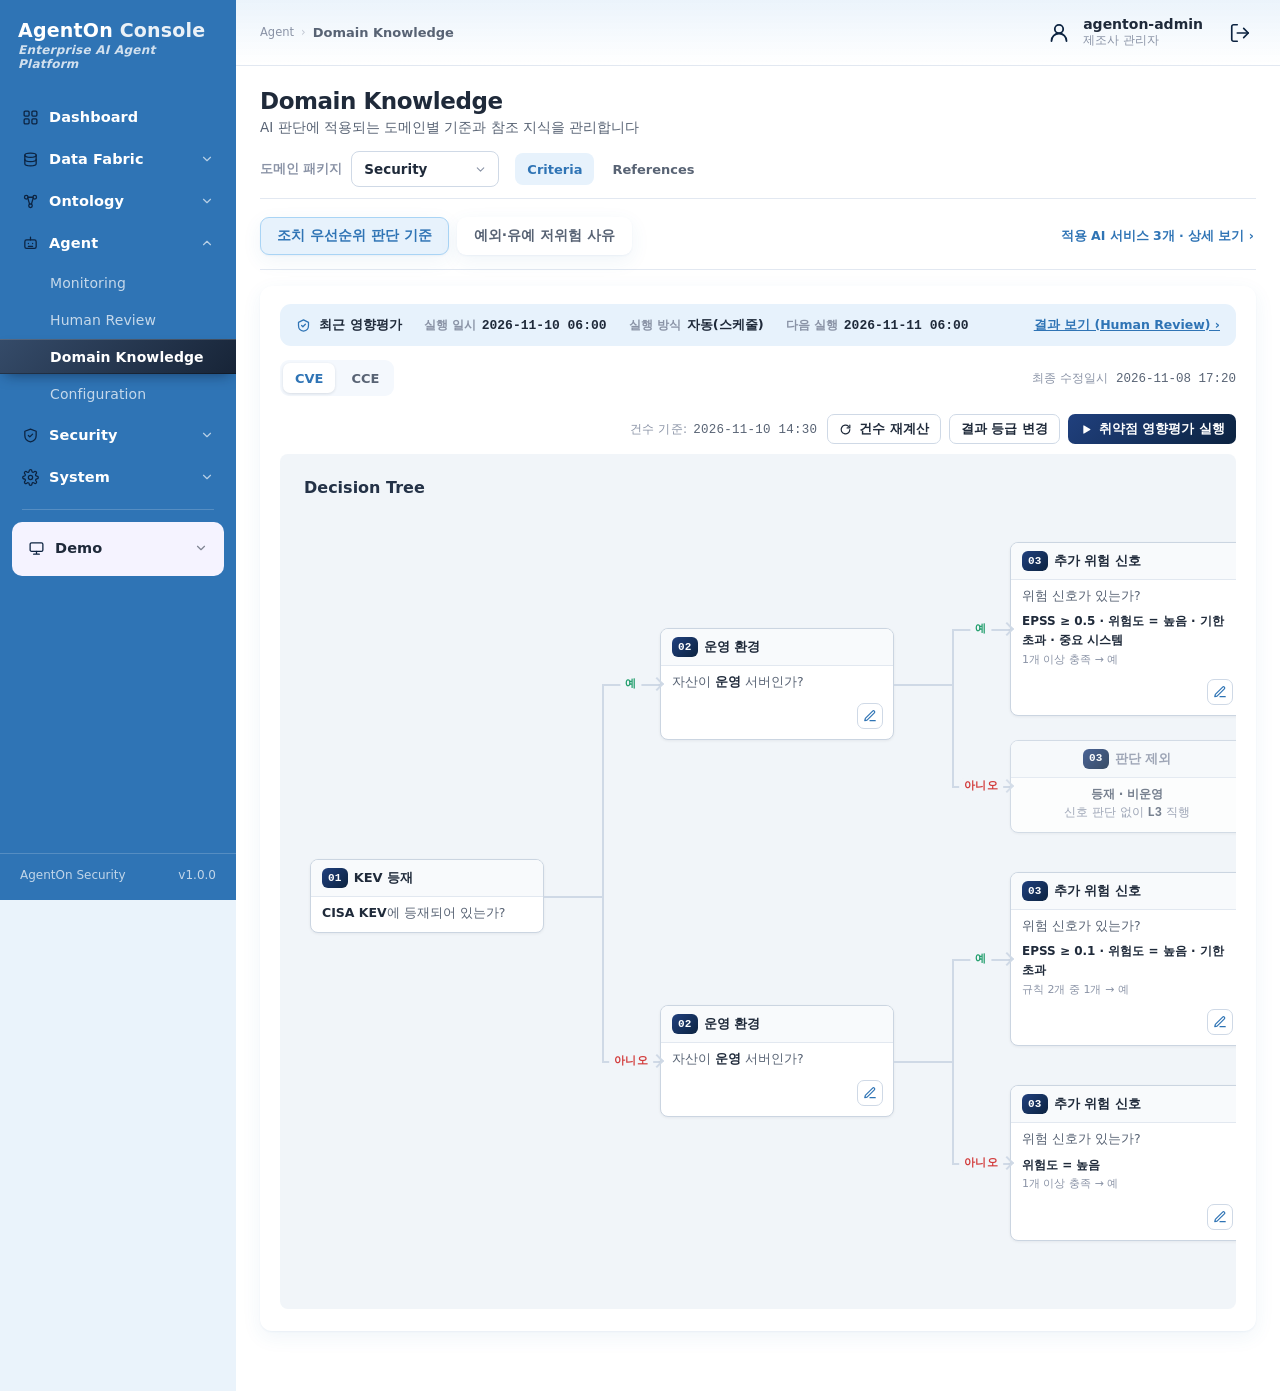
<file: design/domain-knowledge.html>
<!DOCTYPE html>
<html lang="ko">
<head>
  <meta charset="UTF-8" />
  <meta name="viewport" content="width=device-width, initial-scale=1.0" />
  <meta name="description" content="AgentOn Console · Agent · Domain Knowledge (Security › Criteria · v1.1)" />
  <title>AgentOn Console — Domain Knowledge</title>
  <style>
    /* ============================================================
     * AgentOn Console — Agent › Domain Knowledge (스펙 docs/specs/criteria-spec.md v1.1)
     *   도메인 Tab: Security (1개) · 2차 탭: Criteria(동작) · References(빈 영역)
     *   Criteria = 운영자 편집 판단 기준. 유형 2종: Decision Table / Rule Set
     *   편집은 초안에서만, 적용 버전은 읽기 전용. 적용은 다음 배치부터 반영.
     * 셸·토큰·공통 컴포넌트는 service-management.html 에서 복사. 신규 클래스는 cr- 접두어.
     * ============================================================ */
    :root {
      --sky: #6db3e8; --sky-light: #a9d4f5; --sky-dark: #3d8fd4; --sky-deep: #2f74b5;
      --bg: #eaf3fb; --panel: #ffffff; --panel-2: #f4f8fd;
      --ink: #1f2a3a; --ink-soft: #586374; --ink-faint: #8a93a6;
      --line: #e2e8f1; --line-strong: #cfd9e6;
      --accent: var(--sky-dark); --accent-hover: var(--sky-deep); --accent-soft: #e7f2fc;
      --danger: #d23a3a; --danger-soft: #fdecec;
      --ok: #1f9d6b; --ok-soft: #eaf6f0;
      --warn: #d4a017; --warn-soft: #fdf6e3; --warn-ink: #8a6410;
      --navy-1: #20407e; --navy-2: #0c2340;
      --band-1: #354b69; --band-2: #172437;
      --icon: #0c2340;
      --radius: 10px;
      --shadow-sm: 0 1px 2px rgba(45, 110, 175, .06), 0 6px 20px rgba(45, 110, 175, .07);
      --shadow-lg: 0 20px 64px rgba(8, 24, 48, .26);
      --focus: 0 0 0 3px rgba(61, 143, 212, .28);
      --chip-bg: #eef2f7; --input-bg: #ffffff;
      --topbar-1: rgba(234, 243, 251, .94); --topbar-2: rgba(255, 255, 255, .9);
      --mono: "SFMono-Regular", "SF Mono", Menlo, Consolas, monospace;
      color-scheme: light;
    }

    * { box-sizing: border-box; }
    html { height: 100%; }
    body {
      margin: 0; min-height: 100vh;
      display: grid; grid-template-columns: 236px minmax(0, 1fr);
      background: var(--bg); color: var(--ink);
      font-family: "Pretendard", "Apple SD Gothic Neo", "Segoe UI", system-ui, -apple-system, sans-serif;
      font-size: 15px; font-weight: 500; -webkit-font-smoothing: antialiased;
    }
    [hidden] { display: none !important; }
    .mono { font-family: var(--mono); font-variant-numeric: tabular-nums; }
    button, input, select, textarea { font-family: inherit; }
    :focus-visible { outline: none; box-shadow: var(--focus); }

    /* ============================================================
     * 1. 셸 — 사이드바
     * ============================================================ */
    .sidebar {
      position: sticky; top: 0; align-self: start; height: 100vh;
      display: flex; flex-direction: column; color: #fff;
      background: var(--sky-deep); overflow-y: auto;
    }
    .side-brand { display: flex; align-items: center; gap: 9px; padding: 20px 18px 18px; color: #fff; text-decoration: none; }
    .side-brand .nm { font-size: 19px; font-weight: 800; letter-spacing: .2px; line-height: 1.15; }
    .side-brand .nm span { opacity: .9; font-weight: 700; }
    .side-brand .nm small { display: block; font-size: 12px; font-weight: 600; font-style: italic; letter-spacing: .02em; opacity: .78; margin-top: 2px; }
    .side-nav { padding: 8px 12px; flex: 1; }
    .nav-item, .nav-child, .nav-parent {
      display: flex; align-items: center; gap: 10px; width: 100%;
      padding: 8px 10px; border-radius: 8px; margin-bottom: 2px;
      background: none; border: none; cursor: pointer; text-align: left;
      text-decoration: none; color: #fff; font-size: 14.5px; font-weight: 600; letter-spacing: .1px;
      min-height: 40px; transition: background .12s;
    }
    .nav-child { padding-left: 38px; font-size: 14px; font-weight: 500; color: rgba(255, 255, 255, .72); min-height: 35px; }
    .nav-item:hover, .nav-child:hover, .nav-parent:hover { background: rgba(255, 255, 255, .12); color: #fff; }
    .nav-item > svg, .nav-parent > svg:first-child { width: 17px; height: 17px; flex: none; color: var(--navy-2); }
    .np-label { flex: 1; min-width: 0; }
    .np-chev { width: 14px; height: 14px; opacity: .65; transition: transform .18s; flex: none; margin-left: auto; }
    .nav-group[data-open="true"] .np-chev { transform: rotate(180deg); }
    .nav-children { display: none; margin-bottom: 4px; }
    .nav-group[data-open="true"] .nav-children { display: block; }
    .nav-child.active {
      background: linear-gradient(135deg, var(--band-1) 0%, var(--band-2) 100%);
      color: #fff; font-weight: 700;
      width: calc(100% + 24px); margin-left: -12px; border-radius: 0; padding-left: 50px;
      box-shadow: 0 6px 14px -6px rgba(8, 24, 48, .6), inset 0 1px 0 rgba(255, 255, 255, .16), inset 0 -1px 0 rgba(0, 0, 0, .28);
    }
    .nav-sep { height: 1px; margin: 12px 10px; background: rgba(255, 255, 255, .18); }
    /* Demo 메뉴 영역 — 은은한 보라 배경(#F5F3FF), 내부 텍스트는 잉크색 */
    .nav-group.nav-demo { background: #F5F3FF; border-radius: 10px; padding: 6px; margin-top: 2px; }
    .nav-demo .nav-parent { color: var(--ink); }
    .nav-demo .nav-child { color: rgba(31, 42, 58, .74); }
    .nav-demo .nav-parent:hover, .nav-demo .nav-child:hover { background: rgba(31, 42, 58, .08); color: var(--ink); }
    .nav-demo .np-chev { opacity: .55; }
    .nav-demo .nav-children { margin-bottom: 0; }
    .side-foot {
      padding: 14px 20px 18px; font-size: 12px; color: rgba(255, 255, 255, .7);
      border-top: 1px solid rgba(255, 255, 255, .18);
      display: flex; justify-content: space-between; gap: 10px; font-variant-numeric: tabular-nums;
    }

    /* ============================================================
     * 2. 셸 — 메인 칼럼 · topbar
     * ============================================================ */
    .main { min-width: 0; display: flex; flex-direction: column; background: var(--panel); }
    .topbar {
      position: sticky; top: 0; z-index: 20;
      display: flex; align-items: center; gap: 12px;
      background: linear-gradient(180deg, var(--topbar-1) 0%, var(--topbar-2) 100%);
      backdrop-filter: blur(8px);
      border-bottom: 1px solid var(--line); padding: 11px 24px; min-height: 60px;
    }
    .crumb { font-size: 11.5px; color: var(--ink-faint); display: flex; align-items: center; gap: 7px; line-height: 1.2; min-width: 0; }
    .crumb b { color: var(--ink-soft); font-weight: 600; font-size: 13px; }
    .crumb .sep { opacity: .5; }
    .topbar .spacer { flex: 1; }
    .ic-btn { position: relative; background: none; border: none; padding: 5px; cursor: pointer; display: grid; place-items: center; border-radius: 9px; color: var(--icon); flex: none; }
    .ic-btn:hover { background: var(--panel-2); }
    .ic-btn svg { width: 22px; height: 22px; }
    .menu-toggle { display: none; }
    .user { display: flex; align-items: center; gap: 9px; padding: 4px 8px 4px 6px; background: none; border: 1px solid transparent; border-radius: 9px; cursor: pointer; }
    .user:hover { background: var(--panel-2); border-color: var(--line); }
    .user .avatar { width: 30px; height: 30px; display: grid; place-items: center; flex: none; }
    .user .avatar svg { width: 24px; height: 24px; }
    .user .u-meta { text-align: left; }
    .user .u-name { font-size: 14px; font-weight: 600; color: var(--ink); }
    .user .u-role { font-size: 12px; color: var(--ink-faint); }
    .content { padding: 22px 24px 60px; width: 100%; }
    .phead { display: flex; align-items: flex-end; justify-content: space-between; gap: 18px; margin-bottom: 18px; flex-wrap: wrap; }
    .phead h1 { margin: 0; font-size: 23px; font-weight: 700; letter-spacing: -.02em; }
    .phead .psub { margin: 5px 0 0; font-size: 13.5px; color: var(--ink-soft); }

    /* ============================================================
     * 3. 버튼 · 폼 컨트롤 · 공통 조각
     * ============================================================ */
    .btn {
      font-size: 14px; font-weight: 600; border-radius: 8px;
      border: 1px solid var(--line-strong); background: var(--input-bg); color: var(--ink);
      height: 36px; padding: 0 14px; cursor: pointer; display: inline-flex; align-items: center; gap: 7px;
      transition: border-color .12s, filter .12s, transform .04s; white-space: nowrap;
    }
    .btn:hover { border-color: var(--accent); }
    .btn:active { transform: translateY(1px); }
    .btn.primary { color: #fff; border: none; background: linear-gradient(135deg, var(--navy-1) 0%, var(--navy-2) 100%); }
    .btn.primary:hover { filter: brightness(1.12); }
    .btn.second { color: var(--sky-deep); background: var(--accent-soft); border-color: transparent; }
    .btn.sm { height: 30px; padding: 0 11px; font-size: 13px; border-radius: 7px; }
    .btn.ghost { background: none; border-color: transparent; color: var(--ink-soft); }
    .btn.ghost:hover { border-color: var(--line-strong); color: var(--ink); }
    .btn.danger { color: #fff; border: none; background: var(--danger); }
    .btn:disabled { opacity: .45; cursor: not-allowed; }
    .btn:disabled:active { transform: none; }
    .btn svg { width: 15px; height: 15px; flex: none; }
    .link { font-size: 13.5px; color: var(--accent); text-decoration: none; background: none; border: none; padding: 0; cursor: pointer; font-weight: 600; }
    .link:hover { text-decoration: underline; }
    .link.sm { font-size: 12.5px; }
    .input, .select, .textarea {
      width: 100%; height: 36px; padding: 0 12px; font-size: 13.5px; color: var(--ink); background: var(--input-bg);
      border: 1px solid var(--line-strong); border-radius: 8px; outline: none; font-weight: 500;
      transition: border-color .15s, box-shadow .15s;
    }
    .input:focus, .select:focus, .textarea:focus { border-color: var(--accent); box-shadow: var(--focus); }
    .input:disabled, .select:disabled, .textarea:disabled { background: var(--panel-2); cursor: not-allowed; color: var(--ink-soft); }
    .input[aria-invalid="true"], .textarea[aria-invalid="true"] { border-color: var(--danger); }
    .input.mono { font-family: var(--mono); font-size: 13px; }
    .select {
      appearance: none; -webkit-appearance: none; cursor: pointer; padding-right: 32px;
      background-image: url("data:image/svg+xml,%3Csvg xmlns='http://www.w3.org/2000/svg' viewBox='0 0 24 24' fill='none' stroke='%238a93a6' stroke-width='2' stroke-linecap='round' stroke-linejoin='round'%3E%3Cpath d='m6 9 6 6 6-6'/%3E%3C/svg%3E");
      background-repeat: no-repeat; background-position: right 11px center; background-size: 13px;
    }
    .select.auto { width: auto; flex: none; max-width: 100%; }
    .textarea { height: auto; min-height: 72px; padding: 9px 12px; resize: vertical; line-height: 1.55; }
    .field { margin-bottom: 14px; }
    .field > label, .field .flabel { display: block; margin-bottom: 6px; font-size: 12.5px; font-weight: 700; color: var(--ink-soft); }
    .field .req { color: var(--danger); margin-left: 3px; }
    .field-hint { margin: 6px 0 0; font-size: 12px; color: var(--ink-faint); line-height: 1.5; }
    .field-hint.err { color: var(--danger); }
    .field-hint.warn { color: var(--warn-ink); }
    .frow { display: grid; grid-template-columns: repeat(2, minmax(0, 1fr)); gap: 12px; }
    .check { display: inline-flex; align-items: flex-start; gap: 8px; font-size: 13.5px; color: var(--ink); line-height: 1.5; cursor: pointer; }
    .check input { width: 16px; height: 16px; margin: 2px 0 0; accent-color: var(--sky-deep); flex: none; cursor: pointer; }
    .check.dis { color: var(--ink-faint); cursor: not-allowed; }
    .check-row { display: flex; flex-wrap: wrap; gap: 8px 18px; }
    .seg { display: inline-flex; flex-wrap: wrap; gap: 4px; padding: 3px; border-radius: 9px; background: var(--panel-2); }
    .seg button { height: 30px; padding: 0 12px; border: none; border-radius: 7px; background: none; cursor: pointer; font-size: 13px; font-weight: 600; color: var(--ink-soft); }
    .seg button:hover { color: var(--ink); }
    .seg button.on { background: var(--panel); color: var(--sky-deep); box-shadow: 0 1px 3px rgba(8, 24, 48, .12); }
    .seg button:disabled { cursor: not-allowed; opacity: .6; }
    .seg.block { display: flex; }
    .seg.block button { flex: 1; }
    .notice { padding: 11px 13px; border-radius: 10px; background: var(--panel-2); font-size: 12.5px; line-height: 1.65; color: var(--ink-soft); }
    .notice strong { color: var(--ink); font-weight: 700; }
    .notice.warn { background: var(--warn-soft); color: var(--warn-ink); }
    .notice.warn strong { color: inherit; }
    .notice.bad { background: var(--danger-soft); color: var(--danger); }
    .notice.ok { background: var(--ok-soft); color: var(--ok); }
    .notice.info { background: var(--accent-soft); color: var(--sky-deep); }
    .notice code, .kv code { font-family: var(--mono); font-size: 12px; background: var(--chip-bg); padding: 0 4px; border-radius: 3px; }
    .tip-wrap { position: relative; display: inline-flex; }
    .tip-wrap::after {
      content: attr(data-tip); position: absolute; left: 50%; bottom: calc(100% + 8px); transform: translateX(-50%);
      width: max-content; max-width: 260px; padding: 8px 11px; border-radius: 8px;
      background: var(--navy-2); color: #fff; font-size: 12px; font-weight: 500; line-height: 1.5; text-align: left;
      white-space: normal; opacity: 0; visibility: hidden; transition: opacity .12s; pointer-events: none; z-index: 90;
      box-shadow: 0 8px 22px rgba(12, 35, 64, .22);
    }
    .tip-wrap:hover::after, .tip-wrap:focus-within::after { opacity: 1; visibility: visible; }
    .tip-wrap.right::after { left: auto; right: 0; transform: none; }
    .tb { display: inline-flex; align-items: center; font-size: 11.5px; font-weight: 700; padding: 3px 8px; border-radius: 5px; background: var(--chip-bg); color: var(--ink-soft); white-space: nowrap; }
    .tb.g { background: var(--accent-soft); color: var(--sky-deep); }
    .pc { font-size: 11px; font-weight: 700; padding: 2px 7px; border-radius: 5px; background: var(--chip-bg); color: var(--ink-soft); font-family: var(--mono); white-space: nowrap; }
    .tag { font-size: 11px; font-weight: 600; padding: 2px 7px; border-radius: 5px; background: var(--panel); color: var(--ink-soft); box-shadow: 0 0 0 1px var(--line); white-space: nowrap; display: inline-flex; align-items: center; gap: 4px; }
    .tag .x { border: none; background: none; padding: 0; color: var(--ink-faint); cursor: pointer; font-size: 13px; line-height: 1; }
    .tag .x:hover { color: var(--danger); }
    .kv { display: grid; grid-template-columns: 112px 1fr; gap: 8px 12px; font-size: 13px; margin: 0; }
    .kv dt { color: var(--ink-faint); font-weight: 500; white-space: nowrap; }
    .kv dd { margin: 0; color: var(--ink); min-width: 0; word-break: break-word; display: flex; flex-wrap: wrap; gap: 4px 6px; align-items: center; }
    .dsec { background: var(--panel-2); border-radius: 11px; padding: 13px 15px; margin-bottom: 12px; }
    .dsec-t { font-size: 12px; font-weight: 700; color: var(--ink-soft); letter-spacing: .02em; margin-bottom: 10px; display: flex; align-items: center; gap: 8px; }
    .dsec-t .sp { flex: 1; }
    .mini-tbl { width: 100%; border-collapse: collapse; font-size: 12.5px; }
    .mini-tbl th { text-align: left; font-size: 11px; font-weight: 700; color: var(--ink-faint); padding: 4px 8px 6px 0; border-bottom: 1px solid var(--line); text-transform: uppercase; letter-spacing: .03em; white-space: nowrap; }
    .mini-tbl td { padding: 6px 8px 6px 0; border-bottom: 1px solid var(--line); vertical-align: top; }
    .mini-tbl tr:last-child td { border-bottom: none; }
    .mini-tbl .mono { font-size: 12px; }
    .tl { list-style: none; margin: 0; padding: 0; }
    .tl li { display: grid; grid-template-columns: 116px 1fr auto; gap: 8px; padding: 6px 0; font-size: 12.5px; align-items: center; border-bottom: 1px solid var(--line); }
    .tl li:last-child { border-bottom: none; }
    .tl .at { font-family: var(--mono); color: var(--ink-faint); font-variant-numeric: tabular-nums; font-size: 12px; }
    .hist li { grid-template-columns: 64px 128px 110px 1fr; }
    .hist .who { font-weight: 600; color: var(--ink-soft); }
    .radio-row { display: flex; gap: 6px; flex-direction: column; }
    .radio-row label { display: flex; align-items: flex-start; gap: 10px; padding: 10px 12px; border-radius: 8px; background: var(--panel-2); font-size: 13px; cursor: pointer; border: 1.5px solid transparent; position: relative; }
    .radio-row label:hover { background: var(--accent-soft); }
    .radio-row input { position: absolute; opacity: 0; width: 0; height: 0; }
    .radio-row label.on { border-color: var(--sky-dark); background: var(--accent-soft); }
    .radio-row label.on .rn { color: var(--sky-deep); }
    .radio-row .rn { font-weight: 700; display: block; }
    .radio-row .rd { display: block; font-size: 12px; color: var(--ink-faint); margin-top: 2px; line-height: 1.5; }
    .sr { position: absolute; width: 1px; height: 1px; overflow: hidden; clip: rect(0 0 0 0); }

    /* 탭 (도메인 Tab · 2차 탭) */
    .tabs { display: flex; gap: 2px; margin: -4px 0 18px; border-bottom: 1px solid var(--line); }
    .tab { position: relative; height: 40px; padding: 0 14px; border: none; background: none; cursor: pointer; font-size: 14px; font-weight: 600; color: var(--ink-soft); display: inline-flex; align-items: center; gap: 7px; }
    .tab:hover { color: var(--ink); }
    .tab .n { font-size: 11px; font-weight: 700; padding: 1px 6px; border-radius: 5px; background: var(--chip-bg); color: var(--ink-faint); font-family: var(--mono); }
    .tab[aria-selected="true"] { color: var(--sky-deep); font-weight: 700; }
    .tab[aria-selected="true"]::after { content: ""; position: absolute; left: 10px; right: 10px; bottom: -1px; height: 2.5px; border-radius: 2px; background: var(--sky-deep); }
    .tab[aria-selected="true"] .n { background: var(--accent-soft); color: var(--sky-deep); }
    .tab:focus-visible { box-shadow: var(--focus); border-radius: 6px; }
    .tabpane[hidden] { display: none; }
    .tabs.sub { margin: -8px 0 16px; border-bottom: none; gap: 6px; }
    .tabs.sub .tab { height: 32px; padding: 0 12px; border-radius: 8px; font-size: 13px; }
    .tabs.sub .tab[aria-selected="true"] { background: var(--accent-soft); }
    .tabs.sub .tab[aria-selected="true"]::after { display: none; }
    .dk-bar { display: flex; align-items: center; justify-content: flex-start; gap: 16px; flex-wrap: wrap; margin: -4px 0 18px; padding-bottom: 11px; border-bottom: 1px solid var(--line); }
    .dk-bar .tabs.sub { margin: 0; }
    .dk-dom { display: flex; align-items: center; gap: 9px; }
    .dk-dom-lb { font-size: 12.5px; font-weight: 650; color: var(--ink-faint); white-space: nowrap; }
    .dk-dom .select.auto { height: 36px; font-size: 13.5px; font-weight: 600; min-width: 148px; }

    /* 슬라이드오버 · 모달 · 토스트 */
    .so-backdrop { position: fixed; inset: 0; background: rgba(12, 26, 46, .40); opacity: 0; visibility: hidden; transition: opacity .16s; z-index: 60; }
    .so-backdrop.open { opacity: 1; visibility: visible; }
    .so { position: fixed; top: 0; right: 0; bottom: 0; width: 480px; max-width: 100vw; z-index: 62; display: flex; flex-direction: column; background: var(--panel); box-shadow: -12px 0 44px rgba(8, 24, 48, .22); transform: translateX(100%); transition: transform .2s ease; visibility: hidden; }
    .so.open { transform: none; visibility: visible; }
    .so-head { display: flex; align-items: flex-start; gap: 12px; padding: 18px 20px 14px; border-bottom: 1px solid var(--line); }
    .so-head .so-t { font-size: 16.5px; font-weight: 700; line-height: 1.3; }
    .so-head .so-s { font-size: 12.5px; color: var(--ink-faint); font-weight: 600; margin-top: 5px; display: flex; align-items: center; gap: 8px; flex-wrap: wrap; }
    .so-x { margin-left: auto; width: 30px; height: 30px; flex: none; border: none; border-radius: 8px; background: var(--panel-2); color: var(--ink-soft); font-size: 19px; line-height: 1; cursor: pointer; }
    .so-x:hover { background: var(--line); color: var(--ink); }
    .so-body { flex: 1; overflow-y: auto; padding: 18px 20px 24px; }
    .so-foot { display: flex; align-items: center; gap: 9px; padding: 12px 20px 16px; border-top: 1px solid var(--line); }
    .so-foot .sp { flex: 1; }
    .modal { position: fixed; left: 50%; top: 50%; transform: translate(-50%, -47%) scale(.985); z-index: 72; width: min(520px, calc(100vw - 40px)); max-height: calc(100vh - 40px); display: flex; flex-direction: column; background: var(--panel); border-radius: 14px; box-shadow: var(--shadow-lg); opacity: 0; visibility: hidden; transition: opacity .16s ease, transform .16s ease; }
    .modal.open { opacity: 1; visibility: visible; transform: translate(-50%, -50%) scale(1); }
    .modal.lg { width: min(820px, calc(100vw - 40px)); }
    .modal.md { width: min(640px, calc(100vw - 40px)); }
    .modal.xl { width: min(1180px, calc(100vw - 40px)); }
    .modal-backdrop { z-index: 70; }
    .m-head { display: flex; align-items: flex-start; gap: 12px; padding: 18px 20px 12px; }
    .m-t { font-size: 16px; font-weight: 700; }
    .m-s { font-size: 12.5px; color: var(--ink-faint); font-weight: 600; margin-top: 4px; }
    .m-body { padding: 0 20px 6px; font-size: 13.5px; line-height: 1.65; color: var(--ink-soft); overflow-y: auto; }
    .m-body b { color: var(--ink); }
    .m-foot { display: flex; align-items: center; gap: 9px; padding: 12px 20px 18px; }
    .m-foot .sp { flex: 1; }
    .toast { position: fixed; left: 50%; bottom: 26px; transform: translate(-50%, 14px); z-index: 90; max-width: min(560px, calc(100vw - 32px)); padding: 12px 16px; border-radius: 11px; background: linear-gradient(135deg, var(--navy-1) 0%, var(--navy-2) 100%); color: #eaf2fb; font-size: 13px; line-height: 1.6; font-weight: 600; box-shadow: 0 16px 40px rgba(8, 24, 48, .34); opacity: 0; visibility: hidden; transition: opacity .16s, transform .16s; }
    .toast.open { opacity: 1; visibility: visible; transform: translate(-50%, 0); }
    .toast b { color: #fff; font-weight: 700; }
    .toast.bad { background: var(--danger); }

    /* ============================================================
     * 4. Criteria — 좌 목록 240px + 우 편집기
     * ============================================================ */
    .cr-wrap { display: flex; flex-direction: column; gap: 16px; }
    .cr-list { display: flex; flex-direction: row; flex-wrap: wrap; gap: 8px; align-items: center; padding-bottom: 14px; border-bottom: 1px solid var(--line); }
    .cr-list .sp { flex: 1; }
    .cr-list .cr-svc-link, .cr-list .cr-svc-none { align-self: center; }
    .cr-item { display: inline-flex; align-items: center; flex: 0 0 auto; height: 38px; padding: 0 16px; border-radius: 9px; background: var(--panel); box-shadow: var(--shadow-sm); border: 1.5px solid transparent; cursor: pointer; color: var(--ink-soft); font-size: 14px; font-weight: 700; white-space: nowrap; transition: box-shadow .12s, background .12s, color .12s; }
    .cr-item:hover { box-shadow: 0 6px 18px rgba(8, 24, 48, .13); color: var(--ink); }
    .cr-item.on { background: var(--accent-soft); border-color: var(--sky-light); color: var(--sky-deep); }
    .cr-add { align-self: center; justify-content: center; }
    .cr-editor { background: var(--panel); border-radius: 12px; box-shadow: var(--shadow-sm); padding: 18px 20px 22px; min-width: 0; }
    .cr-head { display: flex; flex-wrap: wrap; gap: 8px 10px; align-items: center; }
    .cr-head h2 { margin: 0; font-size: 17.5px; font-weight: 700; letter-spacing: -.01em; }
    .cr-head .sp { flex: 1; }
    .cr-head.no-title { min-height: 0; }
    .cr-head.no-title + .cr-bar.empty { margin-top: 10px; }
    .cr-svc-link { background: none; border: none; cursor: pointer; font-size: 12.5px; font-weight: 600; color: var(--sky-deep); padding: 2px; display: inline-flex; align-items: center; gap: 3px; }
    .cr-svc-link:hover { text-decoration: underline; }
    .cr-svc-none { font-size: 12.5px; font-weight: 600; color: var(--ink-faint); }
    .svc-table { width: 100%; border-collapse: collapse; margin: 2px 0 8px; }
    .svc-table th { text-align: left; font-size: 12px; font-weight: 700; color: var(--ink-faint); padding: 7px 10px; border-bottom: 1px solid var(--line-strong); }
    .svc-table td { padding: 11px 10px; border-bottom: 1px solid var(--line); font-size: 13.5px; color: var(--ink); }
    .svc-table tr:last-child td { border-bottom: none; }
    .svc-table td.api { font-family: var(--mono); font-size: 12.5px; color: var(--ink-soft); }
    .cr-ver { display: inline-flex; align-items: center; gap: 6px; font-size: 11.5px; font-weight: 700; padding: 3px 9px; border-radius: 6px; white-space: nowrap; font-variant-numeric: tabular-nums; }
    .cr-ver.applied { background: var(--navy-2); color: #fff; }
    .cr-ver.draft { background: var(--warn-soft); color: var(--warn-ink); }
    .cr-ver.none { background: var(--chip-bg); color: var(--ink-faint); }
    .cr-ver .v { font-family: var(--mono); }
    .cr-svc { display: flex; flex-wrap: wrap; gap: 6px; align-items: center; margin-top: 10px; font-size: 12px; color: var(--ink-faint); font-weight: 600; }
    .cr-bar { display: flex; flex-wrap: wrap; gap: 8px; align-items: center; margin: 14px 0 16px; padding-top: 14px; border-top: 1px solid var(--line); }
    .cr-bar .sp { flex: 1; }
    .cr-bar.empty { margin: 14px 0 0; padding-top: 0; }
    .cr-view { font-size: 12px; color: var(--ink-faint); font-weight: 700; margin-right: 2px; }
    .cr-body { position: relative; }
    .cr-ro .cr-step, .cr-ro .cr-matrix-wrap, .cr-ro .cr-set > div, .cr-ro .cr-form { background: var(--panel-2); }
    .cr-ro .cr-node, .cr-ro .cr-leaf { background: var(--panel); }
    .cr-ro .cr-leaf.chg { background: var(--warn-soft); }
    .cr-ro input, .cr-ro select, .cr-ro textarea, .cr-ro .cr-grade, .cr-ro .cr-sort button { pointer-events: none; }
    .cr-ro-note { display: flex; align-items: center; gap: 10px; flex-wrap: wrap; margin-bottom: 14px; }
    .cr-ro-note .sp { flex: 1; }
    .cr-sec { display: flex; align-items: center; gap: 8px; margin: 18px 0 10px; font-size: 12.5px; font-weight: 700; color: var(--ink-soft); letter-spacing: .02em; }
    .cr-sec .k { display: inline-grid; place-items: center; width: 20px; height: 20px; border-radius: 5px; background: var(--chip-bg); color: var(--ink-soft); font-family: var(--mono); font-size: 11px; }
    .cr-sec small { font-weight: 500; color: var(--ink-faint); }
    .cr-sec .sp { flex: 1; }
    .cr-tree-title { font-size: 16px; font-weight: 600; color: #243247; letter-spacing: 0; padding: 0 0 4px; }
    .cr-sub { display: flex; align-items: center; gap: 12px; flex-wrap: wrap; margin-bottom: 14px; }
    .cr-sub .sp { flex: 1; }
    .cr-upd { font-size: 12px; color: var(--ink-faint); white-space: nowrap; }
    .cr-upd .mono { color: var(--ink-soft); font-size: 12.5px; margin-left: 4px; }

    /* [A] 판단 단계 카드 — ③은 2칸 */
    .cr-steps { display: grid; grid-template-columns: 1fr 1fr 2.1fr 1fr; gap: 12px; align-items: stretch; }
    .cr-step { background: var(--panel); border-radius: 11px; padding: 13px 14px 14px; box-shadow: var(--shadow-sm); display: flex; flex-direction: column; gap: 9px; min-width: 0; transition: box-shadow .15s, background .15s; }
    .cr-step.hl { box-shadow: 0 0 0 2px var(--sky-dark), var(--shadow-sm); }
    .cr-step-h { display: flex; align-items: center; gap: 8px; }
    .cr-no { width: 24px; height: 24px; border-radius: 7px; display: grid; place-items: center; font-size: 12px; font-weight: 800; color: #fff; background: linear-gradient(135deg, var(--navy-1) 0%, var(--navy-2) 100%); flex: none; }
    .cr-step-t { font-size: 14px; font-weight: 700; }
    .cr-step-d { font-size: 12px; color: var(--ink-soft); line-height: 1.55; }
    .cr-edit { border-radius: 9px; background: var(--panel-2); padding: 10px 11px; display: flex; flex-direction: column; gap: 8px; }
    .cr-edit .lb { font-size: 11px; font-weight: 700; color: var(--ink-faint); letter-spacing: .03em; }
    .cr-edit .fixed { font-size: 12.5px; color: var(--ink-soft); }
    .cr-edit .fixed b { color: var(--ink); }
    .cr-ck { display: inline-flex; align-items: center; gap: 6px; font-size: 12.5px; cursor: pointer; white-space: nowrap; }
    .cr-ck input[type="checkbox"] { width: 15px; height: 15px; margin: 0; accent-color: var(--sky-deep); cursor: pointer; }
    .cr-ck .pc { font-size: 10.5px; }
    .cr-ck-row { display: flex; flex-wrap: wrap; gap: 6px 14px; }
    .cr-in { display: flex; flex-wrap: wrap; gap: 5px; margin-top: auto; }
    .cr-miss { font-size: 11.5px; color: var(--ink-faint); line-height: 1.5; }
    .cr-miss b { color: var(--warn-ink); font-weight: 700; }
    .cr-num { width: 72px; height: 28px; padding: 0 8px; font-size: 12.5px; font-family: var(--mono); text-align: right; }
    .cr-num[aria-invalid="true"] { border-color: var(--danger); background: var(--danger-soft); }
    .cr-sel { height: 28px; font-size: 12px; padding: 0 26px 0 9px; background-position: right 8px center; width: auto; }
    .cr-diff { display: inline-flex; align-items: center; gap: 4px; font-size: 11px; font-weight: 700; color: var(--warn-ink); background: var(--warn-soft); padding: 2px 7px; border-radius: 5px; font-family: var(--mono); white-space: nowrap; }
    .cr-br { border-radius: 8px; background: var(--panel); padding: 8px 10px; display: flex; flex-direction: column; gap: 6px; }
    .cr-br.hl { box-shadow: inset 0 0 0 1.5px var(--sky-dark); }
    .cr-br.off { opacity: .7; }
    .cr-br-h { display: flex; align-items: center; gap: 8px; font-size: 12.5px; }
    .cr-br-h b { font-weight: 700; }
    .cr-br-h .res { margin-left: auto; font-size: 11.5px; font-weight: 700; color: var(--ink-soft); white-space: nowrap; }
    .cr-br-h .res.ex { color: var(--ink-faint); }
    .cr-rule { display: flex; flex-wrap: wrap; align-items: center; gap: 5px 10px; font-size: 12.5px; }
    .cr-rule .rl { font-size: 10.5px; font-weight: 800; color: var(--ink-faint); font-family: var(--mono); min-width: 36px; }
    .cr-rule .it { display: inline-flex; align-items: center; gap: 8px; }
    .cr-rule .op { font-size: 10px; font-weight: 800; color: var(--sky-deep); letter-spacing: .04em; }
    .cr-rule .cr-ck { opacity: .55; }
    .cr-rule .cr-ck.on { opacity: 1; }
    .cr-rule .rx { border: none; background: none; color: var(--ink-faint); cursor: pointer; font-size: 15px; line-height: 1; padding: 0 2px; }
    .cr-rule .rx:hover { color: var(--danger); }
    .cr-or { font-size: 10.5px; font-weight: 800; color: var(--warn-ink); letter-spacing: .06em; padding-left: 2px; }
    .cr-br-f { display: flex; align-items: center; gap: 8px; flex-wrap: wrap; font-size: 12px; color: var(--ink-faint); }
    .cr-br-f .sp { flex: 1; }

    /* [B] 등급 매트릭스 */
    .cr-matrix-wrap { background: var(--panel); border-radius: 11px; box-shadow: var(--shadow-sm); overflow-x: auto; }
    .cr-matrix { width: 100%; border-collapse: collapse; font-size: 13px; min-width: 640px; }
    .cr-matrix th { text-align: left; font-size: 11.5px; font-weight: 650; color: var(--ink-soft); text-transform: uppercase; letter-spacing: .03em; padding: 10px 12px; background: var(--panel-2); border-bottom: 1px solid var(--line); white-space: nowrap; }
    .cr-matrix td { padding: 8px 12px; border-bottom: 1px solid var(--line); vertical-align: middle; white-space: nowrap; }
    .cr-matrix tr:last-child td { border-bottom: none; }
    .cr-matrix tr.chg td { background: var(--warn-soft); }
    .cr-matrix tr.hl td { box-shadow: inset 0 0 0 1.5px var(--sky-dark); }
    .cr-matrix tr.hl td:not(:first-child) { box-shadow: inset 0 1.5px 0 var(--sky-dark), inset 0 -1.5px 0 var(--sky-dark); }
    .cr-matrix tr.hl td:last-child { box-shadow: inset 0 1.5px 0 var(--sky-dark), inset 0 -1.5px 0 var(--sky-dark), inset -1.5px 0 0 var(--sky-dark); }
    .cr-matrix .lv { font-family: var(--mono); font-weight: 800; color: var(--ink-soft); }
    .cr-matrix .cond { color: var(--ink-soft); }
    .cr-matrix .cond.y { color: var(--ink); font-weight: 700; }
    .cr-matrix .cond.ex { color: var(--ink-faint); font-style: italic; }
    .cr-matrix .ro { color: var(--ink-faint); font-family: var(--mono); font-size: 12.5px; }
    .cr-gp { display: inline-flex; gap: 4px; align-items: center; }
    .cr-grade { display: inline-flex; align-items: center; justify-content: center; min-width: 34px; height: 24px; padding: 0 8px; border-radius: 6px; border: 1.5px solid transparent; background: var(--chip-bg); color: var(--ink-faint); font-size: 11.5px; font-weight: 800; font-family: var(--mono); cursor: pointer; opacity: .55; }
    .cr-grade.on { opacity: 1; }
    .cr-grade.P1.on { background: var(--danger-soft); color: var(--danger); border-color: #f1bcbc; }
    .cr-grade.P2.on { background: var(--warn-soft); color: var(--warn-ink); border-color: #ead9a4; }
    .cr-grade.P3.on { background: var(--accent-soft); color: var(--sky-deep); border-color: #bcd9f3; }
    .cr-grade.P4.on { background: var(--chip-bg); color: var(--ink-soft); border-color: var(--line-strong); }
    .cr-grade:hover:not(.on) { opacity: .9; }
    .cr-grade.solo { cursor: default; }
    .cr-matrix .was { margin-left: 6px; }

    /* 판단 트리 보기 — 좌측 레일(단계) + 7열 그리드(가지 L1~L7). 연결선은 셀의 ::before/::after·.cr-hz */
    .cr-dtv button { height: 26px; font-size: 12px; padding: 0 10px; }
    .cr-cnt-at { font-size: 12px; font-weight: 500; color: var(--ink-faint); white-space: nowrap; margin-right: 2px; }
    .cr-cnt-at .mono { color: var(--ink-soft); font-size: 12.5px; margin-left: 2px; }
    .cr-sec .btn svg { width: 13px; height: 13px; }
    .cr-sec .btn.busy svg { animation: cr-spin .8s linear infinite; }
    @keyframes cr-spin { to { transform: rotate(360deg); } }
    .cr-tree-wrap { background: #F1F5F9; border-radius: 8px; box-shadow: none; padding: 24px; overflow-x: auto; }
    .cr-tree { display: grid; grid-template-columns: 168px repeat(7, minmax(0, 1fr)); min-width: 880px; }
    .cr-htree { display: flex; min-width: max-content; padding: 10px 6px 4px; }
    .cr-htree ul { list-style: none; margin: 0; padding: 0; display: flex; flex-direction: column; justify-content: center; }
    .cr-htree li { list-style: none; position: relative; display: flex; align-items: center; padding: 8px 0; }
    .cr-htree .cr-node, .cr-htree .cr-leaf { width: 234px; flex: 0 0 auto; }
    .cr-htree .cr-leaf { width: 182px; flex-direction: column; align-items: flex-start; justify-content: center; text-align: left; gap: 8px; padding: 12px 50px 12px 14px; }
    .cr-htree .cr-leaf .cr-node-q { font-size: 12.5px; }
    /* L1~L7 라벨: 우측 중앙, 연한 앰버 바탕 · 진한 앰버 글자 세로 띠 */
    .cr-htree .cr-leaf .lv { position: absolute; top: 0; right: 0; bottom: 0; width: 36px; border-radius: 0 8.5px 8.5px 0; display: flex; align-items: center; justify-content: center; font-size: 11.5px; font-weight: 800; color: var(--warn-ink); background: linear-gradient(180deg, color-mix(in srgb, var(--warn) 26%, #fff) 0%, color-mix(in srgb, var(--warn) 42%, #fff) 100%); letter-spacing: .02em; }
    .cr-htree .cr-leaf.hl .lv { background: linear-gradient(180deg, var(--sky-dark) 0%, var(--sky-deep) 100%); }
    .cr-htree .cr-leaf .cr-leaf-main { display: flex; align-items: center; gap: 9px; }
    .cr-htree .cr-leaf .cr-leaf-cnt { font-family: var(--mono); font-size: 12px; font-weight: 700; color: var(--ink-soft); white-space: nowrap; border: none; background: none; padding: 0; cursor: pointer; text-decoration: underline; text-underline-offset: 3px; text-decoration-color: var(--line-strong); }
    .cr-htree .cr-leaf .cr-leaf-cnt b { font-size: 15px; color: var(--ink); }
    .cr-htree .cr-leaf .cr-leaf-cnt:hover { color: var(--sky-deep); text-decoration-color: var(--sky-deep); }
    .cr-htree .cr-leaf .cr-leaf-cnt:hover b { color: var(--sky-deep); }
    .cr-ro .cr-leaf .cr-leaf-cnt { pointer-events: auto; }
    /* 결과 등급 해당 건 목록 팝업 */
    .cr-ll-sum { display: flex; flex-wrap: wrap; align-items: center; gap: 8px 12px; margin: 4px 0 12px; font-size: 13px; color: var(--ink-soft); }
    .cr-ll-sum b { color: var(--ink); }
    .cr-ll .list-panel { box-shadow: none; border: 1px solid var(--line); border-radius: 10px; overflow: hidden; }
    .cr-ll .scroll { max-height: 56vh; overflow: auto; }
    .cr-ll table { width: 100%; border-collapse: collapse; }
    .cr-ll thead th { position: sticky; top: 0; background: var(--panel-2); z-index: 1; white-space: nowrap; }
    .cr-ll td { padding: 9px 12px; border-bottom: 1px solid var(--line); font-size: 13px; vertical-align: middle; }
    .cr-ll tr:last-child td { border-bottom: none; }
    .cr-ll td.num { font-family: var(--mono); font-variant-numeric: tabular-nums; text-align: right; }
    .cr-ll td.vn { min-width: 220px; }
    .st.run .dot { background: var(--sky-dark); }
    .st.run { color: var(--sky-deep); }
    .st.warn .dot { background: var(--warn); }
    .st.warn { color: var(--warn-ink); }
    .cr-htree ul ul { margin-left: 116px; position: relative; }
    .cr-htree ul ul::before { content: ""; position: absolute; top: 50%; left: -116px; width: 58px; height: 2px; background: var(--line-strong); }
    .cr-htree ul ul > li::before { content: ""; position: absolute; top: 50%; left: -58px; width: 58px; height: 2px; background: var(--line-strong); }
    .cr-htree ul ul > li::after { content: ""; position: absolute; left: -58px; top: 0; bottom: 0; width: 2px; background: var(--line-strong); }
    .cr-htree ul ul > li:first-child::after { top: 50%; bottom: 0; }
    .cr-htree ul ul > li:last-child::after { top: 0; bottom: 50%; }
    .cr-htree ul ul > li:only-child::after { display: none; }
    .cr-htree ul ul > li > .cr-node, .cr-htree ul ul > li > .cr-leaf { position: relative; }
    .cr-htree ul ul > li > .cr-node::before, .cr-htree ul ul > li > .cr-leaf::before { content: ""; position: absolute; left: -9px; top: 50%; width: 8px; height: 8px; border-top: 2px solid var(--line-strong); border-right: 2px solid var(--line-strong); transform: translateY(-50%) rotate(45deg); z-index: 1; }
    .cr-htree .he-edge { position: absolute; left: -29px; top: 50%; transform: translate(-50%, -50%); font-size: 10.5px; font-weight: 800; color: var(--ink-faint); background: #F1F5F9; padding: 1px 5px; border-radius: 5px; white-space: nowrap; z-index: 2; letter-spacing: .02em; }
    .cr-htree .he-edge.y { color: var(--ok); }
    .cr-htree .he-edge.n { color: var(--danger); }
    .cr-htree .he-edge.ex { color: var(--warn-ink); }
    .cr-ro .cr-htree .he-edge { background: #F1F5F9; }
    .he-foot { margin-top: 12px; }
    /* 디자인 개선: 카드 흰 배경 + 1px 테두리 + 약한 그림자, 헤더 띠 + 하단 구분선 */
    .cr-htree .cr-node, .cr-htree .cr-leaf { background: #FFFFFF; border: 1px solid #CBD5E1; border-radius: 8px; box-shadow: 0 1px 3px rgba(15, 23, 42, .06); padding: 0; gap: 7px; overflow: visible; }
    .cr-htree .cr-node.hl, .cr-htree .cr-leaf.hl { border-color: var(--sky-dark); box-shadow: 0 0 0 3px var(--accent-soft), 0 1px 3px rgba(15, 23, 42, .06); }
    .cr-htree .cr-node > .cr-node-q, .cr-htree .cr-leaf > .cr-node-q { background: #F8FAFC; border-bottom: 1px solid #E2E8F0; border-radius: 7px 7px 0 0; padding: 8px 11px; margin: 0; }
    .cr-htree .cr-node > :not(.cr-node-q):not(.cr-nedit) { margin-left: 11px; margin-right: 11px; }
    .cr-htree .cr-node > :last-child:not(.cr-node-q) { margin-bottom: 10px; }
    .cr-htree .cr-node > .cr-nedit { margin-right: 10px; margin-bottom: 10px; }
    .cr-htree .cr-node.off > .cr-node-q { justify-content: center; }
    .cr-htree .cr-leaf > .cr-node-q { padding-right: 46px; }
    .cr-htree .cr-leaf > .cr-leaf-main { margin: 0 46px 10px 12px; }
    .cr-htree .cr-leaf > .cr-diff { margin: -4px 46px 10px 12px; }
    .cr-htree .cr-leaf .lv { z-index: 1; border-radius: 0 7px 7px 0; }
    .cr-ro .cr-htree .cr-node, .cr-ro .cr-htree .cr-leaf { background: #FFFFFF; }
    .cr-nedit { margin-top: 4px; align-self: flex-end; display: inline-flex; align-items: center; justify-content: center; width: 26px; height: 26px; padding: 0; background: var(--panel); border: 1px solid var(--line-strong); border-radius: 7px; color: var(--sky-deep); cursor: pointer; transition: background .15s, border-color .15s; }
    .cr-nedit svg { width: 14px; height: 14px; }
    .cr-nedit:hover { background: var(--accent-soft); border-color: var(--sky); }
    .cr-mnode { box-shadow: none; gap: 9px; }
    .cr-rov { font-size: 12px; color: var(--ink-soft); line-height: 1.55; }
    .cr-rov b { color: var(--ink); font-weight: 700; }
    .cr-rov-m { color: var(--ink-faint); font-size: 11px; }
    .cr-cell { position: relative; display: flex; flex-direction: column; padding: 0 5px; min-width: 0; }
    .cr-cell.up { padding-top: 24px; }
    .cr-cell.up::before { content: ""; position: absolute; left: 50%; top: 0; width: 2px; height: 24px; background: var(--line-strong); transform: translateX(-50%); }
    .cr-stub { flex: 1 0 24px; min-height: 24px; width: 2px; align-self: center; background: var(--line-strong); }
    .cr-hz { position: absolute; top: 0; height: 2px; background: var(--line-strong); }
    .cr-hz.first { left: 50%; right: 0; }
    .cr-hz.last { left: 0; right: 50%; }
    .cr-hz.merge { left: calc(100% / 14); right: calc(100% / 14); }
    .cr-edge { position: absolute; top: 5px; left: calc(50% + 7px); font-size: 10.5px; font-weight: 800; color: var(--ink-faint); white-space: nowrap; line-height: 1; letter-spacing: .02em; }
    .cr-edge.y { color: var(--ok); }
    .cr-edge.ex { color: var(--warn-ink); }
    .cr-rail { grid-column: 1; display: flex; flex-direction: column; gap: 6px; padding: 12px 12px 12px 6px; border-right: 2px dashed var(--line); margin-right: 6px; min-width: 0; }
    .cr-rail .cr-step-t { font-size: 13px; }
    .cr-rail .cr-step-d, .cr-rail .cr-miss { font-size: 11.5px; }
    .cr-rail .cr-in { margin-top: 2px; }
    .cr-node, .cr-leaf { flex: 0 0 auto; background: var(--panel-2); border-radius: 10px; padding: 10px 11px; display: flex; flex-direction: column; gap: 7px; min-width: 0; border: 1.5px solid transparent; transition: box-shadow .15s, border-color .15s; }
    .cr-node.hl, .cr-leaf.hl { border-color: var(--sky-dark); box-shadow: 0 0 0 3px var(--accent-soft); }
    .cr-node.off { opacity: .8; justify-content: center; text-align: center; color: var(--ink-faint); font-size: 12px; line-height: 1.5; }
    .cr-node.off b { color: var(--ink-soft); }
    .cr-node-q { font-size: 13px; font-weight: 700; display: flex; align-items: center; gap: 6px; min-width: 0; }
    .cr-node-q .cr-no { width: auto; min-width: 20px; height: 20px; padding: 0 6px; font-size: 11px; font-family: var(--mono); letter-spacing: .02em; border-radius: 6px; flex: none; }
    .cr-node-q small { font-weight: 500; color: var(--ink-faint); font-size: 11px; margin-left: auto; white-space: nowrap; }
    .cr-node .fixed { font-size: 12.5px; color: var(--ink-soft); line-height: 1.5; }
    .cr-node .fixed b { color: var(--ink); }
    .cr-node .lb { font-size: 11px; font-weight: 700; color: var(--ink-faint); letter-spacing: .03em; }
    .cr-node .cr-ck-row { flex-direction: column; align-items: flex-start; gap: 4px; }
    .cr-node .cr-br { padding: 0; background: transparent; gap: 5px; }
    .cr-node .cr-br.hl { box-shadow: none; }
    .cr-node .cr-rule { flex-direction: column; align-items: flex-start; gap: 4px; }
    .cr-node .cr-rule .rl { min-width: 0; }
    .cr-node .cr-rule .it { flex-wrap: wrap; }
    .cr-node .cr-rule .cr-ck { white-space: normal; flex-wrap: wrap; row-gap: 3px; }
    .cr-node .cr-rule .cr-ck > label { white-space: nowrap; }
    .cr-node .cr-rule .cr-ck .cr-diff { flex-basis: 100%; white-space: normal; }
    .cr-node .cr-br-h { flex-wrap: wrap; }
    .cr-node .cr-br-f { font-size: 11.5px; }
    .cr-leaf { align-items: center; text-align: center; gap: 6px; padding: 10px 6px; }
    .cr-leaf.chg { background: var(--warn-soft); }
    .cr-leaf .lv { font-family: var(--mono); font-weight: 800; color: var(--ink-soft); font-size: 12px; }
    .cr-leaf .cr-gp { display: grid; grid-template-columns: 1fr 1fr; gap: 3px; }
    .cr-leaf .cr-gp.solo1 { display: inline-flex; }
    .cr-leaf .cr-grade { min-width: 0; height: 22px; padding: 0 5px; font-size: 11.5px; }
    .cr-leaf .ro { font-family: var(--mono); font-size: 11.5px; color: var(--ink-faint); line-height: 1.4; }
    .cr-leaf .cr-diff { font-size: 10.5px; padding: 1px 5px; }
    .cr-node.cr-adj .cr-ck-row { flex-direction: row; align-items: center; gap: 6px 14px; }
    .cr-node.cr-adj .cr-edit { flex-direction: row; flex-wrap: wrap; align-items: center; gap: 8px 18px; background: transparent; padding: 0; }
    .cr-node.cr-adj .cr-edit .lb { display: none; }

    /* [C] 정렬 · 기한 · 미입력 · CVSS */
    .cr-set { display: grid; grid-template-columns: repeat(2, minmax(0, 1fr)); gap: 12px; }
    .cr-set > div { background: var(--panel); border-radius: 11px; padding: 13px 14px; box-shadow: var(--shadow-sm); min-width: 0; }
    .cr-set .lb { font-size: 12px; font-weight: 700; color: var(--ink-soft); margin-bottom: 9px; display: flex; align-items: center; gap: 8px; }
    .cr-set .lb .sp { flex: 1; }
    .cr-sort { display: flex; flex-direction: column; gap: 5px; }
    .cr-sort li { list-style: none; display: flex; align-items: center; gap: 8px; padding: 6px 8px 6px 10px; border-radius: 8px; background: var(--panel-2); font-size: 12.5px; font-weight: 600; }
    .cr-sort { margin: 0; padding: 0; }
    .cr-sort .i { font-family: var(--mono); font-size: 11px; color: var(--ink-faint); min-width: 14px; }
    .cr-sort .sp { flex: 1; }
    .cr-sort button { width: 24px; height: 24px; border: none; border-radius: 6px; background: var(--panel); color: var(--ink-soft); cursor: pointer; font-size: 12px; }
    .cr-sort button:hover:not(:disabled) { background: var(--accent-soft); color: var(--sky-deep); }
    .cr-sort button:disabled { opacity: .3; cursor: not-allowed; }
    .cr-dl { display: grid; grid-template-columns: repeat(4, minmax(0, 1fr)); gap: 8px; }
    .cr-dl > div { display: flex; flex-direction: column; gap: 5px; align-items: flex-start; }
    .cr-dl .select { height: 30px; font-size: 12.5px; font-family: var(--mono); padding: 0 24px 0 9px; background-position: right 7px center; }
    .cr-sw { display: inline-flex; align-items: center; gap: 9px; cursor: pointer; font-size: 13px; font-weight: 600; }
    .cr-sw input { position: absolute; opacity: 0; width: 0; height: 0; }
    .cr-sw .tr { width: 34px; height: 20px; border-radius: 10px; background: var(--line-strong); position: relative; transition: background .15s; flex: none; }
    .cr-sw .tr::after { content: ""; position: absolute; left: 2px; top: 2px; width: 16px; height: 16px; border-radius: 50%; background: #fff; transition: transform .15s; box-shadow: 0 1px 2px rgba(0,0,0,.2); }
    .cr-sw input:checked + .tr { background: var(--sky-deep); }
    .cr-sw input:checked + .tr::after { transform: translateX(14px); }
    .cr-sw input:focus-visible + .tr { box-shadow: var(--focus); }
    .cr-sw.off { color: var(--ink-faint); }
    .cr-set .hint { font-size: 12px; color: var(--ink-faint); line-height: 1.55; margin-top: 8px; }

    /* [D] 검증 패널 */
    .cr-valid { background: var(--panel); border-radius: 11px; box-shadow: var(--shadow-sm); padding: 0 14px; margin-top: 16px; }
    .cr-valid summary { list-style: none; cursor: pointer; display: flex; align-items: center; gap: 10px; padding: 12px 0; font-size: 13px; font-weight: 700; color: var(--ink); }
    .cr-valid summary::-webkit-details-marker { display: none; }
    .cr-valid summary .chev { margin-left: auto; width: 14px; height: 14px; color: var(--ink-faint); transition: transform .18s; }
    .cr-valid[open] summary .chev { transform: rotate(180deg); }
    .cr-valid summary .cnt { font-size: 11.5px; font-weight: 700; padding: 2px 8px; border-radius: 5px; background: var(--chip-bg); color: var(--ink-soft); }
    .cr-valid summary .cnt.bad { background: var(--danger-soft); color: var(--danger); }
    .cr-valid summary .cnt.warn { background: var(--warn-soft); color: var(--warn-ink); }
    .cr-valid summary .cnt.ok { background: var(--ok-soft); color: var(--ok); }
    .cr-vl { list-style: none; margin: 0; padding: 2px 0 12px; display: flex; flex-direction: column; gap: 6px; }
    .cr-vl li { display: flex; align-items: flex-start; gap: 9px; font-size: 12.5px; line-height: 1.5; color: var(--ink-soft); padding: 7px 10px; border-radius: 8px; background: var(--panel-2); }
    .cr-vl li::before { content: ""; width: 8px; height: 8px; border-radius: 50%; margin-top: 5px; flex: none; background: var(--ok); }
    .cr-vl li.bad { background: var(--danger-soft); color: var(--danger); }
    .cr-vl li.bad::before { background: var(--danger); }
    .cr-vl li.warn { background: var(--warn-soft); color: var(--warn-ink); }
    .cr-vl li.warn::before { background: var(--warn); }
    .cr-vl li b { font-weight: 700; }

    /* Rule Set — 사유 목록 300px + 폼 */
    .cr-rs { display: grid; grid-template-columns: 300px minmax(0, 1fr); gap: 14px; align-items: start; }
    .cr-rs-left { display: flex; flex-direction: column; gap: 8px; }
    .cr-rs-f { display: flex; flex-direction: column; gap: 6px; padding: 10px; border-radius: 10px; background: var(--panel-2); }
    .cr-rs-f .select, .cr-rs-f .input { height: 30px; font-size: 12.5px; }
    .cr-rs-f .frow { gap: 6px; grid-template-columns: 1fr 1fr 1fr; }
    .cr-rs-f .select { padding: 0 22px 0 8px; background-position: right 7px center; }
    .cr-rcard { display: block; width: 100%; text-align: left; padding: 11px 12px; border-radius: 10px; background: var(--panel); box-shadow: var(--shadow-sm); border: 1.5px solid transparent; cursor: pointer; color: inherit; }
    .cr-rcard:hover { box-shadow: 0 6px 18px rgba(8, 24, 48, .13); }
    .cr-rcard.on { background: var(--accent-soft); border-color: var(--sky-light); }
    .cr-rcard.bad { border-color: #f1bcbc; }
    .cr-rcard .rc-h { display: flex; align-items: flex-start; gap: 8px; }
    .cr-rcard .rc-n { font-size: 13.5px; font-weight: 700; line-height: 1.35; flex: 1; min-width: 0; }
    .cr-rcard .rc-c { font-family: var(--mono); font-size: 11px; color: var(--ink-faint); font-weight: 700; }
    .cr-rcard .rc-m { display: flex; flex-wrap: wrap; gap: 5px; margin-top: 7px; align-items: center; }
    .cr-rcard .rc-t { display: flex; flex-wrap: wrap; gap: 4px; margin-top: 7px; }
    .cr-rcard .rc-f { display: flex; align-items: center; gap: 8px; margin-top: 8px; font-size: 11.5px; color: var(--ink-faint); font-variant-numeric: tabular-nums; }
    .cr-rcard .rc-f .sp { flex: 1; }
    .cr-stdot { display: inline-flex; align-items: center; gap: 5px; font-size: 11.5px; font-weight: 700; color: var(--ok); }
    .cr-stdot::before { content: ""; width: 7px; height: 7px; border-radius: 50%; background: var(--ok); }
    .cr-stdot.off { color: var(--ink-faint); }
    .cr-stdot.off::before { background: transparent; box-shadow: inset 0 0 0 1.5px var(--ink-faint); }
    .cr-empty { padding: 30px 16px; text-align: center; font-size: 13px; color: var(--ink-faint); line-height: 1.6; background: var(--panel); border-radius: 10px; box-shadow: var(--shadow-sm); }
    .cr-form { background: var(--panel); border-radius: 11px; box-shadow: var(--shadow-sm); padding: 16px 18px 18px; }
    .cr-form-h { display: flex; align-items: center; gap: 10px; flex-wrap: wrap; margin-bottom: 14px; padding-bottom: 12px; border-bottom: 1px solid var(--line); }
    .cr-form-h .code { font-family: var(--mono); font-size: 12.5px; font-weight: 800; color: var(--ink-soft); background: var(--chip-bg); padding: 3px 8px; border-radius: 6px; }
    .cr-form-h .sp { flex: 1; }
    .cr-chips { display: flex; flex-wrap: wrap; gap: 6px; }
    .cr-chip { height: 30px; padding: 0 12px; border-radius: 8px; border: 1.5px solid var(--line-strong); background: var(--panel); font-size: 12.5px; font-weight: 600; color: var(--ink-soft); cursor: pointer; }
    .cr-chip:hover { border-color: var(--accent); }
    .cr-chip.on { border-color: var(--sky-dark); background: var(--accent-soft); color: var(--sky-deep); }
    .cr-chip:disabled { cursor: not-allowed; }
    .cr-chips.bad .cr-chip { border-color: #f1bcbc; }
    .cr-tags { display: flex; flex-wrap: wrap; gap: 5px; align-items: center; min-height: 36px; padding: 4px 6px; border: 1px solid var(--line-strong); border-radius: 8px; background: var(--input-bg); }
    .cr-tags:focus-within { border-color: var(--accent); box-shadow: var(--focus); }
    .cr-tags input { flex: 1; min-width: 120px; border: none; background: none; outline: none; font-size: 13px; height: 26px; padding: 0 4px; color: var(--ink); }
    .cr-tags.dis { background: var(--panel-2); }
    .cr-tags .tag { font-size: 12px; padding: 3px 8px; }
    .cr-ref { margin-top: 16px; }

    /* 시뮬레이션 · 영향 미리보기 */
    .cr-sim { display: grid; grid-template-columns: 300px minmax(0, 1fr); gap: 16px; }
    .cr-sim .field { margin-bottom: 10px; }
    .cr-sim .select, .cr-sim .input { height: 32px; font-size: 13px; }
    .cr-path { list-style: none; margin: 0; padding: 0; display: flex; flex-direction: column; gap: 6px; }
    .cr-path li { display: grid; grid-template-columns: 26px 1fr; gap: 10px; align-items: start; padding: 9px 11px; border-radius: 9px; background: var(--panel-2); font-size: 13px; line-height: 1.5; color: var(--ink); }
    .cr-path li .cr-no { width: 22px; height: 22px; font-size: 11px; }
    .cr-path li .t { font-weight: 700; }
    .cr-path li .d { color: var(--ink-soft); font-size: 12.5px; }
    .cr-path li.fin { background: linear-gradient(135deg, var(--navy-1) 0%, var(--navy-2) 100%); color: #eaf2fb; }
    .cr-path li.fin .d { color: rgba(255,255,255,.75); }
    .cr-path li.fin .cr-no { background: #fff; color: var(--navy-2); }
    .cr-path li.fin b, .m-body .cr-path li.fin b { color: #fff; }
    .cr-path .cr-grade { opacity: 1; cursor: default; vertical-align: -6px; }
    .cr-need { display: inline-flex; align-items: center; font-size: 10.5px; font-weight: 800; padding: 1px 6px; border-radius: 4px; background: var(--warn-soft); color: var(--warn-ink); margin-left: 6px; vertical-align: 1px; }
    .cr-cmp { display: grid; grid-template-columns: 1fr 1fr; gap: 10px; }
    .cr-cmp > div { border-radius: 10px; background: var(--panel-2); padding: 10px 12px; }
    .cr-cmp .ct { font-size: 11.5px; font-weight: 700; color: var(--ink-faint); margin-bottom: 6px; }
    .cr-sim-res { background: var(--panel-2); border-radius: 10px; padding: 12px 14px; font-size: 13px; line-height: 1.6; }
    .cr-sim-res .big { font-size: 15px; font-weight: 700; color: var(--ink); }
    .cr-sim-res ul { margin: 6px 0 0; padding-left: 18px; color: var(--ink-soft); font-size: 12.5px; }
    .cr-imp-sum { font-size: 14px; color: var(--ink); margin-bottom: 12px; }
    .cr-imp-sum b { color: var(--ink); }
    .cr-imp-sum .up { color: var(--danger); font-weight: 700; }
    .cr-imp-sum .dn { color: var(--sky-deep); font-weight: 700; }
    .cr-arrow { color: var(--ink-faint); margin: 0 4px; }

    /* ============================================================
     * 6. References — 상단 버튼형 전환 · 툴바 · 목록 · 440px 드로어 (스펙 references-spec.md v1.1, 접두어 rf-)
     *    목록/툴바/검색/상태 공통 클래스는 service-management.html 에서 복사
     * ============================================================ */
    .toolbar { display: flex; gap: 9px; align-items: center; margin-bottom: 14px; flex-wrap: wrap; }
    .tb-actions { display: flex; gap: 9px; align-items: center; margin-left: auto; }
    .search { flex: 1; min-width: 189px; max-width: 360px; height: 36px; display: flex; align-items: center; gap: 7px; background: var(--input-bg); border: 1px solid var(--line-strong); border-radius: var(--radius); padding: 0 12px; }
    .search input { border: none; background: none; outline: none; font-size: 13px; color: var(--ink); width: 100%; flex: 1; min-width: 0; height: 32px; padding: 0; }
    .search input::placeholder { color: var(--ink-faint); }
    .search > svg { flex: none; color: var(--ink-faint); width: 15px; height: 15px; }
    .search:focus-within { border-color: var(--accent); box-shadow: var(--focus); }
    .list-panel { background: var(--panel); border-radius: 12px; overflow: visible; box-shadow: var(--shadow-sm); }
    .list-panel .scroll { overflow-x: auto; border-radius: 12px; }
    .list-panel table { width: 100%; border-collapse: collapse; min-width: 920px; }
    .list-panel thead th { text-align: left; font-size: 12px; font-weight: 650; color: var(--ink-soft); text-transform: uppercase; letter-spacing: .04em; padding: 12px 12px; border-bottom: 1px solid var(--line); background: var(--panel-2); white-space: nowrap; }
    .list-panel tbody td { padding: 11px 12px; border-bottom: 1px solid var(--line); vertical-align: middle; font-size: 14px; color: var(--ink); }
    .list-panel tbody tr:last-child td { border-bottom: none; }
    .list-panel tbody tr:hover { background: var(--panel-2); }
    .list-panel tbody tr.row-active { background: var(--accent-soft); }
    .list-panel tbody tr.row-off td { color: var(--ink-faint); }
    .list-panel .lk { color: var(--ink); font-weight: 700; text-decoration: underline; text-underline-offset: 2px; cursor: pointer; background: none; border: none; font-size: inherit; padding: 0; text-align: left; font-family: inherit; }
    .list-panel .lk:hover { color: var(--sky-deep); }
    .list-panel .sub { font-size: 11.5px; color: var(--ink-faint); font-weight: 600; margin-top: 2px; font-family: var(--mono); }
    .list-panel .dash { color: var(--ink-faint); }
    .list-panel td.mono { font-family: var(--mono); font-variant-numeric: tabular-nums; font-size: 13px; }
    .list-panel td.dt { font-family: var(--mono); font-variant-numeric: tabular-nums; font-size: 12.5px; color: var(--ink-soft); white-space: nowrap; }
    .list-panel input[type="checkbox"] { width: 15px; height: 15px; accent-color: var(--sky-deep); cursor: pointer; margin: 0; display: block; }
    .list-empty { padding: 36px 20px; text-align: center; font-size: 13px; color: var(--ink-faint); line-height: 1.6; }
    .st { display: inline-flex; align-items: center; gap: 6px; font-size: 12.5px; font-weight: 700; white-space: nowrap; color: var(--ink-soft); }
    .st .dot { width: 8px; height: 8px; border-radius: 50%; flex: none; background: var(--ink-faint); }
    .st.ok .dot { background: var(--ok); }
    .st.ok { color: var(--ok); }
    .st.off .dot { background: transparent; box-shadow: inset 0 0 0 1.5px var(--ink-faint); }
    .st.off { color: var(--ink-faint); }
    .rf-count { font-size: 12.5px; color: var(--ink-faint); margin: 10px 2px 0; display: flex; gap: 12px; align-items: center; flex-wrap: wrap; }
    .rf-count b { color: var(--ink-soft); font-variant-numeric: tabular-nums; }

    /* 상단 전환 버튼 */
    .rf-switch { display: flex; gap: 8px; flex-wrap: wrap; margin: 0 0 14px; }
    .rf-sw { height: 38px; padding: 0 16px; border-radius: 9px; border: 1.5px solid var(--line-strong); background: var(--panel); color: var(--ink-soft); font-size: 14px; font-weight: 700; cursor: pointer; display: inline-flex; align-items: center; gap: 9px; white-space: nowrap; transition: border-color .12s, color .12s; }
    .rf-sw:hover { border-color: var(--accent); color: var(--ink); }
    .rf-sw .n { font-size: 11px; font-weight: 700; padding: 1px 6px; border-radius: 5px; background: var(--chip-bg); color: var(--ink-faint); font-family: var(--mono); }
    .rf-sw[aria-selected="true"] { background: linear-gradient(135deg, var(--navy-1) 0%, var(--navy-2) 100%); border-color: transparent; color: #fff; }
    .rf-sw[aria-selected="true"] .n { background: rgba(255, 255, 255, .18); color: #fff; }

    /* 요약 카드 (동기화 · 인덱스 현황) */
    .rf-card { display: flex; align-items: center; gap: 22px; flex-wrap: wrap; padding: 12px 16px; border-radius: 11px; background: var(--accent-soft); margin-bottom: 14px; font-size: 13px; }
    .rf-card .k { display: inline; font-size: 12px; font-weight: 600; color: var(--ink-faint); margin: 0 6px 0 0; }
    .rf-card .v { font-weight: 700; color: var(--ink); font-variant-numeric: tabular-nums; white-space: nowrap; }
    .rf-card .v .mono { font-size: 12.5px; }
    .rf-card .sp { flex: 1; }
    .rf-card .hint { font-size: 12px; color: var(--ink-faint); }
    .rf-card .v .ok { color: var(--ok); } .rf-card .v .run { color: var(--sky-deep); } .rf-card .v .bad { color: var(--danger); } .rf-card .v .warn { color: var(--warn-ink); }
    /* 취약점 영향평가 최종 실행 정보 (Decision Table 상단) */
    .cr-eval { display: flex; align-items: center; gap: 10px 22px; flex-wrap: wrap; padding: 12px 16px; border-radius: 11px; background: var(--accent-soft); margin: 0 0 14px; font-size: 13px; }
    .cr-eval .ttl { display: inline-flex; align-items: center; gap: 8px; font-weight: 700; color: var(--ink); white-space: nowrap; }
    .cr-eval .ttl svg { width: 15px; height: 15px; color: var(--sky-deep); flex: none; }
    .cr-eval .k { font-size: 12px; font-weight: 600; color: var(--ink-faint); margin-right: 6px; white-space: nowrap; }
    .cr-eval .v { font-weight: 700; color: var(--ink); font-variant-numeric: tabular-nums; white-space: nowrap; }
    .cr-eval .v .mono { font-size: 12.5px; }
    .cr-eval .v small { font-weight: 500; color: var(--ink-soft); }
    .cr-eval .v .warn { color: var(--warn-ink); } .cr-eval .v .ok { color: var(--ok); } .cr-eval .v .run { color: var(--sky-deep); }
    .cr-eval .sp { flex: 1; }
    .cr-eval .lk { font-size: 12.5px; font-weight: 700; color: var(--sky-deep); background: none; border: none; cursor: pointer; padding: 0; white-space: nowrap; }
    .cr-eval .lk:hover { text-decoration: underline; }
    .cr-eval.running { background: var(--panel-2); box-shadow: inset 0 0 0 1.5px var(--sky-light); }
    .cr-eval .prog { width: 120px; height: 6px; border-radius: 3px; background: var(--line); overflow: hidden; flex: none; }
    .cr-eval .prog i { display: block; height: 100%; width: 35%; background: var(--sky-dark); animation: cr-prog 1.2s linear infinite; }
    @keyframes cr-prog { from { transform: translateX(-100%); } to { transform: translateX(300%); } }

    /* 툴바 필터 */
    .toolbar .select.auto { height: 36px; font-size: 13px; }
    .toolbar .seg button { height: 28px; font-size: 12.5px; padding: 0 11px; }
    .toolbar .check { font-size: 13px; align-items: center; }
    .toolbar .check input { margin-top: 0; }
    .rf-selinfo { font-size: 13px; color: var(--ink-soft); font-weight: 600; }
    .rf-selinfo b { color: var(--ink); }

    /* 목록 셀 */
    .rf-q { min-width: 0; }
    .rf-q .q { font-weight: 700; display: flex; align-items: center; gap: 6px; max-width: clamp(280px, 36vw, 560px); }
    .rf-q .q .lk { overflow: hidden; text-overflow: ellipsis; white-space: nowrap; display: block; }
    .rf-q .a { font-size: 12.5px; color: var(--ink-faint); margin-top: 3px; max-width: clamp(280px, 36vw, 560px); overflow: hidden; text-overflow: ellipsis; white-space: nowrap; }
    .rf-new { display: inline-flex; align-items: center; gap: 5px; font-size: 11px; font-weight: 800; color: var(--sky-deep); white-space: nowrap; }
    .rf-new::before { content: ""; width: 7px; height: 7px; border-radius: 50%; background: var(--sky-dark); }
    .rf-old { display: inline-flex; align-items: center; font-size: 11px; font-weight: 700; padding: 2px 7px; border-radius: 5px; background: var(--warn-soft); color: var(--warn-ink); white-space: nowrap; }
    .rf-warn { display: inline-flex; align-items: center; justify-content: center; width: 22px; height: 22px; border-radius: 6px; background: var(--warn-soft); color: var(--warn-ink); font-size: 13px; font-weight: 800; cursor: help; }
    .rf-tags { display: inline-flex; flex-wrap: wrap; gap: 4px; }
    .list-panel td.rf-nw { white-space: nowrap; }
    .list-panel td.rf-syn { min-width: 210px; }
    .rf-tog { gap: 7px; }
    .rf-tog .tr { width: 30px; height: 18px; }
    .rf-tog .tr::after { width: 14px; height: 14px; }
    .rf-tog input:checked + .tr::after { transform: translateX(12px); }
    .rf-tog .yn { font-family: var(--mono); font-size: 12.5px; font-weight: 800; color: var(--ink-faint); min-width: 12px; }
    .rf-tog input:checked ~ .yn { color: var(--ok); }
    .cr-airef-lb { font-size: 13px; font-weight: 600; color: var(--ink-soft); }
    .rf-idx { display: inline-flex; align-items: center; gap: 7px; font-size: 12.5px; font-weight: 700; white-space: nowrap; }
    .rf-idx.done { color: var(--ok); } .rf-idx.run { color: var(--sky-deep); } .rf-idx.fail { color: var(--danger); cursor: help; }
    .rf-prog { width: 64px; height: 6px; border-radius: 4px; background: var(--chip-bg); overflow: hidden; }
    .rf-prog .f { height: 100%; background: var(--sky-dark); transition: width .4s; }
    .rf-ell { max-width: 300px; overflow: hidden; text-overflow: ellipsis; white-space: nowrap; color: var(--ink-soft); font-size: 13px; }
    .rf-api { cursor: help; }

    /* 드로어 440px (스펙) — 목록은 우측 여백으로 좁아짐 */
    .so.rf { width: 440px; }
    .so.rf .so-body { padding-top: 14px; }
    .so.rf .so-foot { flex-wrap: wrap; }
    #pane-rf.drawer-open { padding-right: 452px; }
    #pane-rf { transition: padding .2s ease; }
    .rf-pre { white-space: pre-wrap; font-size: 13px; line-height: 1.65; color: var(--ink); background: var(--panel-2); border-radius: 9px; padding: 11px 13px; max-height: 220px; overflow: auto; margin: 0; font-family: inherit; }
    .rf-chunk { background: var(--panel-2); border-radius: 8px; padding: 8px 10px; font-size: 12.5px; color: var(--ink-soft); line-height: 1.55; }
    .rf-chunk .t { display: -webkit-box; -webkit-line-clamp: 2; -webkit-box-orient: vertical; overflow: hidden; }
    .rf-chunk + .rf-chunk { margin-top: 6px; }
    .rf-chunk b { color: var(--ink-faint); font-family: var(--mono); font-size: 11px; font-weight: 700; margin-right: 6px; }
    .rf-simlist { list-style: none; margin: 0; padding: 0; display: flex; flex-direction: column; gap: 6px; }
    .rf-simlist li { display: flex; align-items: center; gap: 8px; font-size: 12.5px; padding: 7px 10px; border-radius: 8px; background: var(--panel); }
    .rf-simlist .lk { flex: 1; min-width: 0; overflow: hidden; text-overflow: ellipsis; white-space: nowrap; }
    .rf-yn { font-family: var(--mono); font-size: 11px; font-weight: 800; padding: 1px 6px; border-radius: 4px; background: var(--chip-bg); color: var(--ink-faint); }
    .rf-yn.y { background: var(--ok-soft); color: var(--ok); }
    .rf-hist li { grid-template-columns: 116px 1fr; }
    .rf-hist li .who { font-weight: 600; color: var(--ink-soft); }
    .rf-hist li .memo { font-size: 12px; color: var(--ink-faint); }
    .so-head .rf-id { font-family: var(--mono); font-size: 12px; font-weight: 700; color: var(--ink-soft); background: var(--chip-bg); padding: 2px 7px; border-radius: 5px; }
    .rf-rev li { grid-template-columns: 60px 1fr auto; }
    .rf-rev .cur { font-size: 10.5px; font-weight: 800; padding: 1px 6px; border-radius: 4px; background: var(--accent-soft); color: var(--sky-deep); margin-left: 6px; }
    .rf-top3 { margin: 6px 0 0; padding-left: 18px; font-size: 12.5px; color: var(--ink-soft); line-height: 1.6; }
    .rf-memo { display: flex; flex-wrap: wrap; gap: 6px; }
    @keyframes spin { to { transform: rotate(360deg); } }
    @media (max-width: 1100px) { #pane-rf.drawer-open { padding-right: 0; } }

    /* ============================================================
     * 5. 반응형 — 1280: 판단 단계 카드 2×2 · 900 이하 사이드바 오프캔버스
     * ============================================================ */
    @media (max-width: 1320px) {
      .cr-tree { grid-template-columns: 148px repeat(7, minmax(0, 1fr)); }
      .cr-rail .cr-step-d { display: none; }
      .cr-steps { grid-template-columns: 1fr 1fr; }
      .cr-step.wide, .cr-step:last-child { grid-column: 1 / -1; }
      .cr-step:last-child .cr-edit { flex-direction: row; flex-wrap: wrap; align-items: center; gap: 8px 18px; }
      .cr-step:last-child .cr-edit .lb { width: 100%; }
    }
    @media (max-width: 640px) { .cr-item { flex: 1 1 calc(50% - 4px); white-space: normal; height: auto; min-height: 38px; padding: 8px 12px; } }
    @media (max-width: 900px) {
      body { grid-template-columns: 1fr; }
      .sidebar { position: fixed; left: 0; top: 0; width: 236px; height: 100vh; transform: translateX(-100%); transition: transform .2s; z-index: 40; }
      .sidebar.open { transform: none; }
      .menu-toggle { display: grid; }
      .content { padding: 18px 16px 40px; }
      .topbar { padding: 10px 16px; gap: 8px; }
      .crumb, .user .u-meta { display: none; }
      .cr-rs, .cr-sim, .cr-set, .cr-cmp { grid-template-columns: 1fr; }
      .so { width: 100vw; }
    }
    .cq-tip { position: relative; display: inline-flex; align-items: center; gap: 4px; cursor: help; text-transform: none; letter-spacing: normal; }
    .cq-tip .cq-i { font-size: 10px; font-weight: 700; color: var(--ink-faint); border: 1px solid var(--line-strong); border-radius: 50%; width: 13px; height: 13px; display: inline-flex; align-items: center; justify-content: center; font-style: italic; }
    .cq-tip .cq-bubble { position: absolute; top: calc(100% + 7px); left: 0; z-index: 60; width: 230px; background: var(--ink); color: #fff; font-size: 11.5px; font-weight: 500; line-height: 1.5; letter-spacing: normal; text-transform: none; padding: 8px 11px; border-radius: 8px; box-shadow: 0 8px 22px rgba(8, 24, 48, .28); opacity: 0; visibility: hidden; transform: translateY(-3px); transition: opacity .12s, transform .12s; pointer-events: none; }
    .cq-tip .cq-bubble::before { content: ""; position: absolute; bottom: 100%; left: 14px; border: 6px solid transparent; border-bottom-color: var(--ink); }
    .cq-tip:hover .cq-bubble, .cq-tip:focus-within .cq-bubble { opacity: 1; visibility: visible; transform: translateY(0); }
  </style>
</head>
<body>
  <aside class="sidebar" id="sidebar">
    <a class="side-brand" href="#" data-nav="Home">
      <span class="nm">AgentOn<span> Console</span><small>Enterprise AI Agent Platform</small></span>
    </a>

    <nav class="side-nav" aria-label="AgentOn Console 메뉴">
      <a class="nav-item" href="#" data-nav="Dashboard">
        <svg viewBox="0 0 24 24" fill="none" stroke="currentColor" stroke-width="1.8"><rect x="3" y="3" width="7" height="7" rx="1.5"/><rect x="14" y="3" width="7" height="7" rx="1.5"/><rect x="3" y="14" width="7" height="7" rx="1.5"/><rect x="14" y="14" width="7" height="7" rx="1.5"/></svg>
        Dashboard
      </a>

      <div class="nav-group" data-open="false">
        <button class="nav-parent" type="button" data-group-toggle aria-expanded="false">
          <svg viewBox="0 0 24 24" fill="none" stroke="currentColor" stroke-width="1.8" stroke-linecap="round" stroke-linejoin="round"><ellipse cx="12" cy="6" rx="8" ry="3"/><path d="M4 6v12c0 1.66 3.58 3 8 3s8-1.34 8-3V6"/><path d="M4 12c0 1.66 3.58 3 8 3s8-1.34 8-3"/></svg>
          <span class="np-label">Data Fabric</span>
          <svg class="np-chev" viewBox="0 0 24 24" fill="none" stroke="currentColor" stroke-width="2" stroke-linecap="round" stroke-linejoin="round"><path d="m6 9 6 6 6-6"/></svg>
        </button>
        <div class="nav-children">
          <a class="nav-child" href="#" data-nav="Data Monitor">Data Monitor</a>
          <a class="nav-child" href="#" data-nav="Data Sync">Data Sync</a>
          <a class="nav-child" href="mnu-120-connections.html">Connections</a>
          <a class="nav-child" href="#" data-nav="Mappings">Mappings</a>
          <a class="nav-child" href="#" data-nav="Workflows">Workflows</a>
          <a class="nav-child" href="#" data-nav="Schedules">Schedules</a>
        </div>
      </div>

      <div class="nav-group" data-open="false">
        <button class="nav-parent" type="button" data-group-toggle aria-expanded="false">
          <svg viewBox="0 0 24 24" fill="none" stroke="currentColor" stroke-width="1.8" stroke-linecap="round" stroke-linejoin="round"><circle cx="6" cy="6" r="2.5"/><circle cx="18" cy="6" r="2.5"/><circle cx="12" cy="18" r="2.5"/><path d="M8.2 7.3 10.8 16M15.8 7.3 13.2 16M8.5 6h7"/></svg>
          <span class="np-label">Ontology</span>
          <svg class="np-chev" viewBox="0 0 24 24" fill="none" stroke="currentColor" stroke-width="2" stroke-linecap="round" stroke-linejoin="round"><path d="m6 9 6 6 6-6"/></svg>
        </button>
        <div class="nav-children">
          <a class="nav-child" href="#" data-nav="Graph Explorer">Graph Explorer</a>
          <a class="nav-child" href="#" data-nav="Graph Query">Graph Query</a>
          <a class="nav-child" href="#" data-nav="Modeler">Modeler</a>
        </div>
      </div>

      <!-- Agent 그룹 — docs/menu/agent-menu-v1.0.md 확정 구조 -->
      <div class="nav-group" data-open="true">
        <button class="nav-parent" type="button" data-group-toggle aria-expanded="true">
          <svg viewBox="0 0 24 24" fill="none" stroke="currentColor" stroke-width="1.8" stroke-linecap="round" stroke-linejoin="round"><rect x="4" y="7" width="16" height="12" rx="2.5"/><path d="M12 3v4M9 12h.01M15 12h.01M9 16h6"/></svg>
          <span class="np-label">Agent</span>
          <svg class="np-chev" viewBox="0 0 24 24" fill="none" stroke="currentColor" stroke-width="2" stroke-linecap="round" stroke-linejoin="round"><path d="m6 9 6 6 6-6"/></svg>
        </button>
        <div class="nav-children">
          <a class="nav-child" href="#" data-nav="Monitoring">Monitoring</a>
          <a class="nav-child" href="human-review.html">Human Review</a>
          <a class="nav-child active" href="#" aria-current="page">Domain Knowledge</a>
          <a class="nav-child" href="ai-services.html">Configuration</a>
        </div>
      </div>

      <div class="nav-group" data-open="false">
        <button class="nav-parent" type="button" data-group-toggle aria-expanded="false">
          <svg viewBox="0 0 24 24" fill="none" stroke="currentColor" stroke-width="1.8" stroke-linecap="round" stroke-linejoin="round"><path d="M12 3 4 6v6c0 4.5 3.4 7.9 8 9 4.6-1.1 8-4.5 8-9V6z"/><path d="m9 12 2 2 4-4"/></svg>
          <span class="np-label">Security</span>
          <svg class="np-chev" viewBox="0 0 24 24" fill="none" stroke="currentColor" stroke-width="2" stroke-linecap="round" stroke-linejoin="round"><path d="m6 9 6 6 6-6"/></svg>
        </button>
        <div class="nav-children">
          <a class="nav-child" href="#" data-nav="Risk Monitor">Risk Monitor</a>
          <a class="nav-child" href="mnu-810-topology.html">Topology</a>
          <a class="nav-child" href="#" data-nav="AI Assistant">AI Assistant</a>
          <a class="nav-child" href="#" data-nav="Priorities">Priorities</a>
          <a class="nav-child" href="#" data-nav="Asset Integrity">Asset Integrity</a>
        </div>
      </div>

      <div class="nav-group" data-open="false">
        <button class="nav-parent" type="button" data-group-toggle aria-expanded="false">
          <svg viewBox="0 0 24 24" fill="none" stroke="currentColor" stroke-width="1.8" stroke-linecap="round" stroke-linejoin="round"><circle cx="12" cy="12" r="3"/><path d="M19.4 15a1.7 1.7 0 0 0 .3 1.8l.1.1a2 2 0 1 1-2.8 2.8l-.1-.1a1.7 1.7 0 0 0-1.8-.3 1.7 1.7 0 0 0-1 1.5V21a2 2 0 1 1-4 0v-.1a1.7 1.7 0 0 0-1.1-1.5 1.7 1.7 0 0 0-1.8.3l-.1.1a2 2 0 1 1-2.8-2.8l.1-.1a1.7 1.7 0 0 0 .3-1.8 1.7 1.7 0 0 0-1.5-1H3a2 2 0 1 1 0-4h.1a1.7 1.7 0 0 0 1.5-1.1 1.7 1.7 0 0 0-.3-1.8l-.1-.1a2 2 0 1 1 2.8-2.8l.1.1a1.7 1.7 0 0 0 1.8.3H9a1.7 1.7 0 0 0 1-1.5V3a2 2 0 1 1 4 0v.1a1.7 1.7 0 0 0 1 1.5 1.7 1.7 0 0 0 1.8-.3l.1-.1a2 2 0 1 1 2.8 2.8l-.1.1a1.7 1.7 0 0 0-.3 1.8V9a1.7 1.7 0 0 0 1.5 1H21a2 2 0 1 1 0 4h-.1a1.7 1.7 0 0 0-1.5 1z"/></svg>
          <span class="np-label">System</span>
          <svg class="np-chev" viewBox="0 0 24 24" fill="none" stroke="currentColor" stroke-width="2" stroke-linecap="round" stroke-linejoin="round"><path d="m6 9 6 6 6-6"/></svg>
        </button>
        <div class="nav-children">
          <a class="nav-child" href="#" data-nav="Users & Permissions">Users &amp; Permissions</a>
          <a class="nav-child" href="mnu-920-license.html">License</a>
          <a class="nav-child" href="service-management.html">Service Management</a>
          <a class="nav-child" href="access-management.html">Access Management</a>
          <a class="nav-child" href="#" data-nav="Audit Logs">Audit Logs</a>
        </div>
      </div>

      <div class="nav-sep" role="separator"></div>

      <div class="nav-group nav-demo" data-open="false">
        <button class="nav-parent" type="button" data-group-toggle aria-expanded="false">
          <svg viewBox="0 0 24 24" fill="none" stroke="currentColor" stroke-width="1.8" stroke-linecap="round" stroke-linejoin="round"><rect x="3" y="4" width="18" height="12" rx="2"/><path d="M8 20h8M12 16v4"/></svg>
          <span class="np-label">Demo</span>
          <svg class="np-chev" viewBox="0 0 24 24" fill="none" stroke="currentColor" stroke-width="2" stroke-linecap="round" stroke-linejoin="round"><path d="m6 9 6 6 6-6"/></svg>
        </button>
        <div class="nav-children">
          <a class="nav-child" href="demo-ontology-compare.html">온톨로지 효과 비교</a>
          <a class="nav-child" href="#" data-nav="보안 증적 제출·검토">보안 증적 제출·검토</a>
          <a class="nav-child" href="#" data-nav="보안 예외·유예 처리 지원">보안 예외·유예 처리 지원</a>
          <a class="nav-child" href="#" data-nav="취약점 조치 우선순위 분석">취약점 조치 우선순위 분석</a>
          <a class="nav-child" href="#" data-nav="보안 관리 사각지대 탐지">보안 관리 사각지대 탐지</a>
          <a class="nav-child" href="#" data-nav="보안 업무 어시스턴트">보안 업무 어시스턴트</a>
        </div>
      </div>
    </nav>

    <div class="side-foot"><span>AgentOn Security</span><span>v1.0.0</span></div>
  </aside>

  <div class="main">
    <div class="topbar">
      <button class="ic-btn menu-toggle" type="button" id="menuToggle" aria-label="메뉴">
        <svg width="18" height="18" viewBox="0 0 24 24" fill="none" stroke="currentColor" stroke-width="2" aria-hidden="true"><path d="M4 6h16M4 12h16M4 18h16"/></svg>
      </button>
      <div class="crumb"><span>Agent</span><span class="sep">›</span><b>Domain Knowledge</b></div>
      <div class="spacer"></div>
      <button class="user" type="button" data-nav="내 계정">
        <span class="avatar"><svg viewBox="0 0 24 24" fill="none" stroke="currentColor" stroke-width="1.8" stroke-linecap="round" stroke-linejoin="round" style="color:var(--icon)"><circle cx="12" cy="8" r="4.2"/><path d="M4.5 20a7.5 7.5 0 0 1 15 0"/></svg></span>
        <span class="u-meta"><span class="u-name" style="display:block">agenton-admin</span><span class="u-role" style="display:block">제조사 관리자</span></span>
      </button>
      <button class="ic-btn" type="button" id="logoutBtn" aria-label="로그아웃" title="로그아웃">
        <svg viewBox="0 0 24 24" fill="none" stroke="currentColor" stroke-width="1.8" stroke-linecap="round" stroke-linejoin="round"><path d="M9 21H5a2 2 0 0 1-2-2V5a2 2 0 0 1 2-2h4"/><path d="m16 17 5-5-5-5"/><path d="M21 12H9"/></svg>
      </button>
    </div>

    <div class="content">
      <div class="phead">
        <div>
          <h1>Domain Knowledge</h1>
          <p class="psub">AI 판단에 적용되는 도메인별 기준과 참조 지식을 관리합니다</p>
        </div>
      </div>

      <!-- 도메인 패키지 선택 + 관리 항목 (도메인 확장 시 select 옵션 추가) -->
      <div class="dk-bar">
        <label class="dk-dom"><span class="dk-dom-lb">도메인 패키지</span>
          <select class="select auto" id="domainSel" aria-label="도메인 패키지"><option value="sec" selected>Security</option></select>
        </label>
        <div class="tabs sub" role="tablist" aria-label="Security 관리 항목">
          <button class="tab" role="tab" type="button" id="tab-cr" aria-selected="true" aria-controls="pane-cr" data-sub="cr">Criteria</button>
          <button class="tab" role="tab" type="button" id="tab-rf" aria-selected="false" aria-controls="pane-rf" data-sub="rf">References</button>
        </div>
      </div>

      <section class="tabpane" id="pane-sec" role="tabpanel" aria-label="Security 도메인">

        <!-- ===== Criteria ===== === 연동 지점: GET /agent/domain-knowledge/security/criteria === -->
        <div class="tabpane" id="pane-cr" role="tabpanel" aria-labelledby="tab-cr">
          <div class="cr-wrap">
            <div class="cr-list" id="crList"></div>
            <div class="cr-editor" id="crEditor"></div>
          </div>
        </div>

        <!-- ===== References (별도 스펙) ===== -->
        <div class="tabpane" id="pane-rf" role="tabpanel" aria-labelledby="tab-rf" hidden>
          <!-- ===== References ===== === 연동 지점: GET /agent/domain-knowledge/security/references/{qa|terms|docs} === -->
          <div class="rf-switch" role="tablist" aria-label="References 관리 항목" id="rfSwitch"></div>
          <div id="rfBody"></div>
        </div>
      </section>
    </div>
  </div>

  <div class="toast" id="toast" role="status" aria-live="polite"></div>

  <!-- ===== 공통 모달 (적용 확인 · 초안 폐기 · 영향 미리보기 · 시뮬레이션 · 기준 추가) ===== -->
  <div class="so-backdrop modal-backdrop" id="mBackdrop"></div>
  <div class="modal" id="mModal" role="dialog" aria-modal="true" aria-labelledby="mTitle">
    <div class="m-head"><div><div class="m-t" id="mTitle"></div><div class="m-s" id="mSub"></div></div><button class="so-x" type="button" data-m-close aria-label="닫기">×</button></div>
    <div class="m-body" id="mBody"></div>
    <div class="m-foot" id="mFoot"></div>
  </div>

  <!-- ===== 변경 이력 드로어 ===== === 연동 지점: GET /criteria/{id}/versions === -->
  <div class="so-backdrop" id="hBackdrop"></div>
  <aside class="so" id="hDrawer" role="dialog" aria-modal="true" aria-labelledby="hTitle">
    <div class="so-head"><div><div class="so-t" id="hTitle">변경 이력</div><div class="so-s" id="hSub"></div></div><button class="so-x" type="button" data-h-close aria-label="닫기">×</button></div>
    <div class="so-body" id="hBody"></div>
    <div class="so-foot"><span class="sp"></span><button class="btn" type="button" data-h-close>닫기</button></div>
  </aside>

  <!-- ===== References 드로어 (Q&A 상세 · 용어 편집 · 문서 상세) — 440px, 배경 딤 없음(목록에서 다른 행 클릭 가능) ===== -->
  <aside class="so rf" id="rfDrawer" role="dialog" aria-labelledby="rfTitle">
    <div class="so-head"><div><div class="so-t" id="rfTitle"></div><div class="so-s" id="rfSub"></div></div><button class="so-x" type="button" data-rf-close aria-label="닫기">×</button></div>
    <div class="so-body" id="rfDBody"></div>
    <div class="so-foot" id="rfDFoot"></div>
  </aside>

  <script>
  (function () {
    "use strict";
    function $(id) { return document.getElementById(id); }
    function esc(s) { return String(s == null ? "" : s).replace(/[&<>"']/g, function (m) { return { "&": "&amp;", "<": "&lt;", ">": "&gt;", '"': "&quot;", "'": "&#39;" }[m]; }); }
    function clone(o) { return JSON.parse(JSON.stringify(o)); }
    function pad(n) { return (n < 10 ? "0" : "") + n; }
    function now() { var d = new Date(); return d.getFullYear() + "-" + pad(d.getMonth() + 1) + "-" + pad(d.getDate()) + " " + pad(d.getHours()) + ":" + pad(d.getMinutes()); }
    function bump(v) { var m = /^v(\d+)\.(\d+)$/.exec(v || ""); return m ? "v" + m[1] + "." + (parseInt(m[2], 10) + 1) : "v1.0"; }
    var toastT;
    function toast(msg, bad) { var t = $("toast"); t.innerHTML = msg; t.classList.toggle("bad", !!bad); t.classList.add("open"); clearTimeout(toastT); toastT = setTimeout(function () { t.classList.remove("open"); }, 3400); }

    /* ---------- 셸 공통 ---------- */
    function navStub(name) { toast("이 프로토타입은 Domain Knowledge › Security › Criteria 화면만 구현되어 있습니다" + (name ? ' <span style="opacity:.7">(' + esc(name) + ')</span>' : "")); }
    document.querySelectorAll(".sidebar [data-nav], .topbar [data-nav]").forEach(function (a) { a.addEventListener("click", function (e) { e.preventDefault(); navStub(a.getAttribute("data-nav")); }); });
    document.querySelectorAll("[data-group-toggle]").forEach(function (t) {
      t.addEventListener("click", function () { var g = t.closest(".nav-group"), open = g.getAttribute("data-open") === "true"; g.setAttribute("data-open", String(!open)); t.setAttribute("aria-expanded", String(!open)); });
    });
    $("menuToggle").addEventListener("click", function (e) { e.stopPropagation(); $("sidebar").classList.toggle("open"); });
    document.addEventListener("click", function (e) { if (!e.target.closest("#sidebar")) $("sidebar").classList.remove("open"); });
    $("logoutBtn").addEventListener("click", function () { toast("로그아웃되었습니다 (데모)"); });

    /* 2차 탭 (Criteria · References) */
    document.querySelectorAll(".tabs.sub .tab").forEach(function (b) {
      b.addEventListener("click", function () {
        var t = b.getAttribute("data-sub");
        document.querySelectorAll(".tabs.sub .tab").forEach(function (x) { x.setAttribute("aria-selected", String(x === b)); });
        $("pane-cr").hidden = t !== "cr"; $("pane-rf").hidden = t !== "rf";
      });
    });

    /* ---------- 모달 · 드로어 ---------- */
    var MACT = {};
    function openModal(o) {
      $("mTitle").textContent = o.title || ""; $("mSub").innerHTML = o.sub || ""; $("mSub").hidden = !o.sub;
      $("mBody").innerHTML = o.body || ""; $("mFoot").innerHTML = o.foot || '<span class="sp"></span><button class="btn" type="button" data-m-close>닫기</button>';
      var m = $("mModal"); m.className = "modal open" + (o.size ? " " + o.size : ""); $("mBackdrop").classList.add("open");
      MACT = o.actions || {};
    }
    function closeModal() { $("mModal").classList.remove("open"); $("mBackdrop").classList.remove("open"); MACT = {}; DTE = null; }
    document.addEventListener("click", function (e) {
      if (e.target.closest("[data-m-close]") || e.target === $("mBackdrop")) { closeModal(); return; }
      var a = e.target.closest("[data-mact]"); if (a && MACT[a.getAttribute("data-mact")]) MACT[a.getAttribute("data-mact")](a);
      if (e.target.closest("[data-h-close]") || e.target === $("hBackdrop")) { $("hDrawer").classList.remove("open"); $("hBackdrop").classList.remove("open"); }
    });
    document.addEventListener("keydown", function (e) { if (e.key === "Escape") { closeModal(); $("hDrawer").classList.remove("open"); $("hBackdrop").classList.remove("open"); } });
    $("mBody").addEventListener("change", function (e) {
      if (!DTE) return; var el = e.target; if (!el.getAttribute("data-act")) return;
      var c = selCrit(); if (!isEditable(c)) return;
      dtChangeAct(el, dtData()); touch(); $("mBody").innerHTML = dtEditBody(DTE.node); renderAll();
    });
    $("mBody").addEventListener("click", function (e) {
      if (!DTE) return; var el = e.target.closest("[data-act]"); if (!el) return;
      var c = selCrit(); if (!isEditable(c)) return;
      if (dtClickAct(el, el.getAttribute("data-act"), dtData())) { touch(); $("mBody").innerHTML = dtEditBody(DTE.node); renderAll(); }
    });

    /* ============================================================
     * 상수 — 판단 단계 · 신호 · 가지 · 매트릭스 구조 (고정)
     * ============================================================ */
    var GRADES = ["P1", "P2", "P3", "P4"];
    var DL_OPTS = [3, 7, 14, 30, 60, 90];
    var SVC_PRIO = ["security_prioritize_vulnerabilities", "security_summarize_risks", "security_identify_reassessment_targets"];
    var SVC_LOW = ["security_classify_exception_reason", "security_review_exception_request", "security_get_exception_guidance"];
    var SVC_NAMES = {
      security_prioritize_vulnerabilities: "취약점 조치 우선순위 산정",
      security_summarize_risks: "위험 요약",
      security_identify_reassessment_targets: "재평가 대상 식별",
      security_classify_exception_reason: "예외·유예 사유 분류",
      security_review_exception_request: "예외·유예 신청 검토",
      security_get_exception_guidance: "예외·유예 처리 안내"
    };
    var OPR_OPTS = [["OPR", "운영(OPR)"], ["DEV", "개발"], ["QA", "품질"], ["DR", "재해복구"], ["STBY", "대기"]];
    var SEV_OPTS = ["상", "중", "하"];
    var SIGS = {
      cve: [
        { k: "epss", label: "EPSS ≥", num: true, min: 0, max: 1, step: 0.01, input: "EPSS(FIRST)" },
        { k: "risk", label: "위험도 = 높음", input: "위험도" },
        { k: "overdue", label: "기한 초과", input: "기한초과여부" },
        { k: "critical", label: "중요 시스템", input: "정보시스템 중요도" },
        { k: "cvss", label: "CVSS ≥", num: true, min: 0, max: 10, step: 0.1, input: "CVSS", opt: true }
      ],
      cce: [
        { k: "exposed", label: "외부 노출", input: "외부노출" },
        { k: "overdue", label: "기한 초과", input: "기한초과여부" },
        { k: "critical", label: "중요 시스템", input: "정보시스템 중요도" },
        { k: "cvss", label: "CVSS ≥", num: true, min: 0, max: 10, step: 0.1, input: "CVSS" }
      ]
    };
    var BR_KEYS = ["yy", "ny", "nn"];
    var BR_LABEL = {
      cve: { yy: "등재 · 운영", ny: "미등재 · 운영", nn: "미등재 · 비운영", yn: "등재 · 비운영" },
      cce: { yy: "상 · 운영", ny: "비상 · 운영", nn: "비상 · 비운영", yn: "상 · 비운영" }
    };
    var STEPS = {
      cve: [
        { no: "①", t: "KEV 등재", d: "CISA KEV 등재 여부. 미등재가 악용 없음을 뜻하지는 않음", inputs: ["KEV등재여부(CISA)"], miss: "CVE 미존재 시 <b>아니오</b> + <b>확인 필요</b> 표시", edit: "none" },
        { no: "②", t: "운영 환경", d: "운영 서버 해당 여부", inputs: ["자산 운영환경"], miss: "미입력 시 <b>아니오</b> + <b>확인 필요</b>", edit: "opr" },
        { no: "③", t: "추가 위험 신호", d: "위험 신호 존재 여부 — ①②의 조합(가지)에 따라 기준이 다름", inputs: ["EPSS(FIRST)", "위험도", "기한초과여부", "정보시스템 중요도"], miss: "어느 하나 미입력 시 <b>아니오</b> + <b>확인 필요</b>", edit: "br" },
        { no: "④", t: "유예·예외 보정", d: "승인된 유예·예외 적용 여부", inputs: ["승인된 유예·예외"], miss: "해당 없음", edit: "adj" }
      ],
      cce: [
        { no: "①", t: "점검항목 중요도 상", d: "점검항목 중요도가 '상'에 해당하는지 여부", inputs: ["점검항목 중요도"], miss: "미입력 시 <b>아니오</b> + <b>확인 필요</b>", edit: "sev" },
        { no: "②", t: "운영 환경", d: "운영 서버 해당 여부", inputs: ["자산 운영환경"], miss: "미입력 시 <b>아니오</b> + <b>확인 필요</b>", edit: "opr" },
        { no: "③", t: "추가 위험 신호", d: "위험 신호 존재 여부 — ①②의 조합(가지)에 따라 기준이 다름", inputs: ["외부노출", "기한초과여부", "정보시스템 중요도", "CVSS"], miss: "어느 하나 미입력 시 <b>아니오</b> + <b>확인 필요</b>", edit: "br" },
        { no: "④", t: "유예·예외 보정", d: "승인된 유예·예외 적용 여부", inputs: ["승인된 유예·예외"], miss: "해당 없음", edit: "adj" }
      ]
    };
    var MROWS = [["예", "예", "예"], ["예", "예", "아니오"], ["예", "아니오", "판단 제외"], ["아니오", "예", "예"], ["아니오", "예", "아니오"], ["아니오", "아니오", "예"], ["아니오", "아니오", "아니오"]];
    var MBRANCH = ["yy", "yy", "yn", "ny", "ny", "nn", "nn"];
    var MHEAD = { cve: ["① KEV 등재", "② 운영 환경", "③ 추가 위험 신호"], cce: ["① 중요도 상", "② 운영 환경", "③ 추가 위험 신호"] };
    var MCOUNT = { cve: [12, 9, 4, 31, 46, 18, 8], cce: [6, 11, 2, 19, 27, 9, 14] };
    var MCOUNT_AT = "2026-11-10 14:30"; /* 최근 30일 해당 건수 집계 기준 시각 === 연동 지점: POST /criteria/{id}/recount === */
    /* 취약점 영향평가 최종 실행 정보 === 연동 지점: GET /batch/vuln-impact-assessment/last === */
    var EVAL = { at: "2026-11-10 06:00", mode: "자동(스케줄)", by: "scheduler", dur: "4분 12초", total: 128, cve: 97, cce: 31, changed: 21, need: 3, crit: "2026-11-08 17:20", next: "2026-11-11 06:00", status: "ok" };
    var RS_TYPES = ["기술적 필요", "점검항목 적용 제외", "보완통제 적용", "벤더 미지원·EOS", "일정 사유"];
    var RS_TARGETS = ["CCE", "CVE", "공통"];

    /* ============================================================
     * 목업 데이터 === 연동 지점: GET /criteria · GET /criteria/{id}/versions ===
     * ============================================================ */
    function dtDefault() {
      var adj = { down: 1, floor: "P4", showBase: true }, matrix = ["P1", "P2", "P3", "P2", "P3", "P3", "P4"], dl = { P1: 3, P2: 7, P3: 30, P4: 90 };
      return {
        cve: {
          opr: ["OPR"],
          br: {
            yy: { mode: "any", groups: [["epss"], ["risk"], ["overdue"], ["critical"]], thr: { epss: 0.5, cvss: 9.0 } },
            ny: { mode: "custom", groups: [["epss"], ["risk", "overdue"]], thr: { epss: 0.1, cvss: 9.0 } },
            nn: { mode: "any", groups: [["risk"]], thr: { epss: 0.5, cvss: 9.0 } }
          },
          adj: clone(adj), matrix: clone(matrix), sort: ["EPSS 내림차순", "운영환경(운영 우선)", "기한 초과 우선", "취약점 ID"], dl: clone(dl), cvss: { on: false }
        },
        cce: {
          sev: ["상"], opr: ["OPR"],
          br: {
            yy: { mode: "any", groups: [["exposed"], ["overdue"], ["critical"], ["cvss"]], thr: { cvss: 9.0 } },
            ny: { mode: "custom", groups: [["exposed", "overdue"], ["cvss"]], thr: { cvss: 9.0 } },
            nn: { mode: "any", groups: [["overdue"], ["cvss"]], thr: { cvss: 9.0 } }
          },
          adj: clone(adj), matrix: clone(matrix), sort: ["외부 노출 우선", "운영환경(운영 우선)", "기한 초과 우선", "점검항목 ID"], dl: clone(dl)
        }
      };
    }
    var prioDraft = dtDefault();
    prioDraft.cve.br.ny.thr.epss = 0.2; prioDraft.cve.matrix[5] = "P4"; prioDraft.cve.dl.P2 = 14;

    var REASONS = [
      { code: "LR-001", name: "AIP 서비스 연동(SMB)", type: "기술적 필요", target: "공통", desc: "Microsoft Azure Information Protection(AIP) 문서보안 서비스와의 연동을 위한 SMB 프로토콜 사용", cond: "AIP 서비스 연동에 SMB 프로토콜 사용이 필수적으로 확인된 경우", excl: "SMB 1.0 사용, AIP 연동과 무관하거나 SMB 사용 필요성이 확인되지 않은 경우", tech: ["AIP", "Azure Information Protection", "SMB 2.x", "SMB 3.x", "Samba"], biz: ["문서보안", "외부 SaaS 서비스 연동"], on: true, stat: { ap: 8, rc: 2, rj: 1 } },
      { code: "LR-002", name: "SMTP 메일 서버 연동", type: "기술적 필요", target: "공통", desc: "업무 시스템에서 이메일 알림 및 통지 기능을 제공하기 위해 SMTP 프로토콜을 사용하는 경우", cond: "승인된 메일 서버와의 연동에 SMTP 사용이 필요하며, 통신 대상 및 포트가 제한되고 인증·암호화 등 보안 통제가 적용된 경우", excl: "미승인 메일 서버 연동, 불필요한 외부 SMTP 통신 허용, 인증 및 암호화 미적용, 오픈 릴레이 구성 등 보안 위험이 확인된 경우", tech: ["SMTP", "SMTPS", "STARTTLS", "SMTP AUTH", "TCP 25/465/587"], biz: ["이메일 알림", "시스템 모니터링", "장애 통보", "업무 시스템 연동"], on: true, stat: { ap: 23, rc: 6, rj: 3 } },
      { code: "LR-003", name: "Valkey Sentinel DBMS 점검항목 적용 제외", type: "점검항목 적용 제외", target: "CCE", desc: "Valkey Sentinel은 Valkey 서버의 모니터링 및 장애조치(Failover)를 담당하는 구성요소로, 사용자 데이터를 저장·처리하는 DBMS가 아니므로 일부 DBMS 점검항목의 적용 대상에 해당하지 않음", cond: "점검 대상 서버가 Valkey Sentinel 전용 서버이며, Sentinel 프로세스 실행 정보 또는 sentinel.conf 설정 파일 등 이를 확인할 수 있는 증적이 제출된 경우", excl: "일반 Valkey 데이터 저장 서버이거나, Sentinel 자체에도 적용 가능한 보안 점검항목인 경우", tech: ["Valkey", "Valkey Sentinel", "Redis Sentinel", "Failover", "High Availability"], biz: ["DBMS 보안점검", "인프라 보안관리"], on: true, stat: { ap: 5, rc: 1, rj: 0 } }
    ];

    var S = {
      crit: [
        { id: "prio", name: "조치 우선순위 판단 기준", type: "dt", services: SVC_PRIO, updated: "2026-11-08 17:20", noVersion: true,
          applied: { ver: "v1.2", at: "2026-11-01 09:00", data: dtDefault() }, draft: null,
          history: [
            { ver: "v1.2", at: "2026-11-01 09:00", by: "김OO (보안운영자)", sum: "④ 보정 하한 P4 명시", chg: "행 추가 0 · 수정 1" },
            { ver: "v1.1", at: "2026-10-10 14:30", by: "김OO (보안운영자)", sum: "초기 매트릭스 L1~L7 등급 설정", chg: "행 추가 0 · 수정 7" },
            { ver: "v1.0", at: "2026-09-20 10:00", by: "agenton-admin", sum: "최초 등록", chg: "행 추가 7 · 수정 0" }
          ] },
        { id: "low", name: "예외·유예 저위험 사유", type: "rs", services: SVC_LOW, updated: "2026-10-20 10:00", noVersion: true,
          applied: { ver: "v1.1", at: "2026-10-20 10:00", data: { reasons: clone(REASONS) } }, draft: null,
          history: [
            { ver: "v1.1", at: "2026-10-20 10:00", by: "김OO (보안운영자)", sum: "LR-003 Valkey Sentinel 점검항목 적용 제외 추가", chg: "행 추가 1 · 수정 0" },
            { ver: "v1.0", at: "2026-09-25 11:00", by: "agenton-admin", sum: "최초 등록 (LR-001 · LR-002)", chg: "행 추가 2 · 수정 0" }
          ] }
      ],
      sel: "prio", view: "draft", sub: "cve", hl: null, dtView: "tree",
      rsSel: "LR-001", rsEdit: false, rsNew: false, rsSnap: null, rsF: { q: "", type: "", target: "", status: "" }
    };

    function selCrit() { for (var i = 0; i < S.crit.length; i++) if (S.crit[i].id === S.sel) return S.crit[i]; return S.crit[0]; }
    function curVer(c) { if (c.draft && (S.view === "draft" || !c.applied)) return c.draft; return c.applied; }
    function isEditable(c) { return c.noVersion ? true : (!!c.draft && curVer(c) === c.draft); }
    function rank(g) { return GRADES.indexOf(g); }
    function gradeDown(g, n, floor) { var r = rank(g), f = rank(floor); if (r >= f) return g; return GRADES[Math.min(r + n, f)]; }
    function chip(g, on, extra) { return '<span class="cr-grade ' + g + (on ? " on" : "") + (extra || "") + '">' + g + "</span>"; }

    /* ============================================================
     * 좌측 기준 목록
     * ============================================================ */
    function renderList() {
      var h = S.crit.map(function (c) {
        return '<button class="cr-item' + (c.id === S.sel ? " on" : "") + '" type="button" data-sel="' + c.id + '">' + esc(c.name) + "</button>";
      }).join("");
      var cur = selCrit();
      h += '<span class="sp"></span>' + (cur.services.length
        ? '<button type="button" class="cr-svc-link" data-h="svclist">적용 AI 서비스 ' + cur.services.length + '개 · 상세 보기 ›</button>'
        : '<span class="cr-svc-none">적용 AI 서비스 — 미지정</span>');
      $("crList").innerHTML = h;
    }
    $("crList").addEventListener("click", function (e) {
      var sv = e.target.closest('[data-h="svclist"]'); if (sv) { headerAction("svclist", sv); return; }
      var b = e.target.closest("[data-sel]"); if (b) { S.sel = b.getAttribute("data-sel"); S.view = "draft"; S.hl = null; var c = selCrit(); if (c.type === "rs") { var rs = curVer(c).data.reasons; S.rsSel = rs.length ? rs[0].code : null; } renderAll(); return; }
    });

    /* ============================================================
     * 편집기 — 공통 헤더 · 버전 흐름
     * ============================================================ */
    function validationOf(c) {
      var v = c.draft; if (!v) return { errors: [], warns: [] };
      if (c.type === "dt") { var a = validateDT(v.data.cve, "cve", c.applied && c.applied.data.cve), b = validateDT(v.data.cce, "cce", c.applied && c.applied.data.cce); return { errors: a.errors.concat(b.errors), warns: a.warns.concat(b.warns) }; }
      var errs = []; v.data.reasons.forEach(function (r) { if (rsInvalid(r).length) errs.push(r.code + " 필수 항목 누락"); }); return { errors: errs, warns: [] };
    }
    function renderEditor() {
      var c = selCrit(), v = curVer(c), ed = isEditable(c), val = validationOf(c);
      /* 기준명 타이틀·적용 AI 서비스 링크는 상단 기준 선택 행(#crList)에 표시 — 버전 관리 기준만 헤더·바를 그림 */
      var h = "";
      if (!c.noVersion) {
        h += '<div class="cr-head no-title"><span class="tb">' + (c.type === "dt" ? "Decision Table" : "Rule Set") + "</span>" +
          (c.applied ? '<span class="cr-ver applied">적용 중 <span class="v">' + esc(c.applied.ver) + "</span> · " + esc(c.applied.at) + "</span>" : '<span class="cr-ver none">적용 버전 없음</span>') +
          (c.draft ? '<span class="cr-ver draft">초안 <span class="v">' + esc(c.draft.ver) + "</span> · 편집 중</span>" : '<button class="btn sm second" type="button" data-h="mkdraft">초안 만들기</button>') + "</div>";
        h += '<div class="cr-bar">';
        if (c.draft && c.applied) h += '<span class="cr-view">보기</span><div class="seg"><button type="button" data-h="view" data-v="applied"' + (S.view === "applied" ? ' class="on"' : "") + '>적용 ' + esc(c.applied.ver) + '</button><button type="button" data-h="view" data-v="draft"' + (S.view !== "applied" ? ' class="on"' : "") + '>초안 ' + esc(c.draft.ver) + "</button></div>";
        h += '<span class="sp"></span><button class="btn sm" type="button" data-h="hist">변경 이력</button><button class="btn sm" type="button" data-h="sim">시뮬레이션</button>';
        h += c.draft ? '<button class="btn sm" type="button" data-h="impact">영향 미리보기</button>' : '<span class="tip-wrap" data-tip="초안이 있을 때만 사용할 수 있습니다"><button class="btn sm" type="button" disabled>영향 미리보기</button></span>';
        if (!c.draft) h += '<span class="tip-wrap right" data-tip="초안이 있을 때만 적용할 수 있습니다"><button class="btn sm primary" type="button" disabled>적용</button></span>';
        else if (val.errors.length) h += '<span class="tip-wrap right" data-tip="' + esc(c.type === "dt" ? "임계값 범위 오류 " + val.errors.length + "건을 먼저 수정하세요" : "필수 항목 누락 " + val.errors.length + "건을 먼저 수정하세요") + '"><button class="btn sm primary" type="button" disabled>적용</button></span>';
        else h += '<button class="btn sm primary" type="button" data-h="apply">적용</button>';
        if (c.draft) h += '<button class="btn sm ghost" type="button" data-h="discard">초안 폐기</button>';
        h += "</div>";
      }
      h += '<div class="cr-body' + (ed ? "" : " cr-ro") + '" id="crBody">';
      if (!ed) {
        h += '<div class="cr-ro-note notice">' + (c.draft ? "<strong>적용 " + esc(c.applied.ver) + "</strong>은 읽기 전용입니다. 편집은 <strong>초안 " + esc(c.draft.ver) + "</strong> 보기에서 할 수 있습니다." : "<strong>적용 버전은 읽기 전용</strong>입니다. 편집하려면 초안을 만드세요 (적용 버전을 복제합니다).") +
          '<span class="sp"></span>' + (c.draft ? '<button class="btn sm" type="button" data-h="view" data-v="draft">초안으로 전환</button>' : '<button class="btn sm second" type="button" data-h="mkdraft">초안 만들기</button>') + "</div>";
      }
      h += c.type === "dt" ? renderDT(c, v, ed) : renderRS(c, v, ed);
      h += "</div>";
      $("crEditor").innerHTML = h;
    }

    /* ============================================================
     * Decision Table 본문 — [A] 단계 카드 · [B] 매트릭스 · [C] 설정 · [D] 검증
     * ============================================================ */
    function diffNote(ap, from, to) { return '<span class="cr-diff">적용 ' + esc(ap) + ": " + esc(from) + " → 초안: " + esc(to) + "</span>"; }
    function inGroups(br, k, gi) { if (gi != null) return br.groups[gi] && br.groups[gi].indexOf(k) >= 0; return br.groups.some(function (g) { return g.indexOf(k) >= 0; }); }
    function fmtThr(v, k) { return v == null || isNaN(v) ? "—" : k === "cvss" ? Number(v).toFixed(1) : String(v); }
    function renderDT(c, v, ed) {
      var sub = S.sub, d = v.data[sub], ap = c.applied && c.applied !== v ? c.applied.data[sub] : null, apv = c.applied ? c.applied.ver : "";
      var h = evalCard();
      h += '<div class="cr-sub"><div class="seg"><button type="button" data-sub="cve"' + (sub === "cve" ? ' class="on"' : "") + '>CVE</button><button type="button" data-sub="cce"' + (sub === "cce" ? ' class="on"' : "") + '>CCE</button></div>';
      h += '<span class="sp"></span><span class="cr-upd">최종 수정일시 <span class="mono">' + esc(c.updated) + "</span></span></div>";
      h += '<div class="cr-sec"><span class="sp"></span><span class="cr-cnt-at">건수 기준: <span class="mono">' + esc(MCOUNT_AT) + '</span></span><button class="btn sm' + (S.recounting ? " busy" : "") + '" type="button" data-h="recount"' + (S.recounting ? " disabled" : "") + ' title="최근 30일 해당 건수를 현재 기준으로 다시 집계"><svg viewBox="0 0 24 24" fill="none" stroke="currentColor" stroke-width="2.2" stroke-linecap="round" stroke-linejoin="round"><path d="M20 12a8 8 0 1 1-2.34-5.66"/><path d="M20 4v5h-5"/></svg>' + (S.recounting ? "재계산 중…" : "건수 재계산") + "</button>" + (ed ? '<button class="btn sm" type="button" data-h="dtedit" data-node="grade">결과 등급 변경</button>' : "") +
        (S.evalRun
          ? '<span class="tip-wrap right" data-tip="이전 실행이 진행 중입니다"><button class="btn sm primary busy" type="button" disabled><svg viewBox="0 0 24 24" fill="none" stroke="currentColor" stroke-width="2.2" stroke-linecap="round" stroke-linejoin="round"><path d="M20 12a8 8 0 1 1-2.34-5.66"/><path d="M20 4v5h-5"/></svg>실행 중 (시작 ' + esc(S.evalRun) + ")</button></span>"
          : '<button class="btn sm primary" type="button" data-h="runeval" title="취약점 영향평가 배치를 지금 실행 (Human Review [지금 실행]과 동일)"><svg viewBox="0 0 24 24" fill="currentColor" stroke="none"><path d="M8 5.5v13a1 1 0 0 0 1.5.86l11-6.5a1 1 0 0 0 0-1.72l-11-6.5A1 1 0 0 0 8 5.5z"/></svg>취약점 영향평가 실행</button>') + "</div>" + treeHTML(d, ap, apv, ed, sub);
      return h;
    }
    function stepCard(st, d, ap, apv, ed, sub) {
      var dis = ed ? "" : " disabled", body = "", hl = S.hl && S.hl.sub === sub;
      if (st.edit === "none") body = '<div class="lb">편집 파라미터</div><div class="fixed">없음 — 출처 고정 <b>CISA KEV</b></div>';
      else if (st.edit === "sev") body = sevEditor(d, ap, apv, dis);
      else if (st.edit === "opr") body = oprEditor(d, ap, apv, dis);
      else if (st.edit === "br") {
        body = '<div class="lb">가지별 신호 규칙 <span style="font-weight:500">(① · ② 조합)</span></div>' + BR_KEYS.map(function (b) { return brBlock(b, d, ap, apv, ed, sub); }).join("") +
          '<div class="cr-br off' + (hl && S.hl.branch === "yn" ? " hl" : "") + '"><div class="cr-br-h"><b>' + BR_LABEL[sub].yn + '</b><span class="res ex">— 판단 제외 → 매트릭스 L3 직행</span></div></div>';
      } else if (st.edit === "adj") body = adjEditor(d, ap, apv, dis);
      return '<div class="cr-step' + (st.edit === "br" ? " wide" : "") + (hl ? " hl" : "") + '"><div class="cr-step-h"><span class="cr-no">' + st.no.replace(/[①②③④]/, function (m) { return "①②③④".indexOf(m) + 1; }) + '</span><span class="cr-step-t">' + esc(st.t) + "</span></div>" +
        '<div class="cr-step-d">' + esc(st.d) + "</div>" +
        '<div class="cr-edit">' + body + "</div>" +
        '<div class="cr-in">' + st.inputs.filter(function (i) { return !(sub === "cve" && i === "CVSS"); }).map(function (i) { return '<span class="pc">' + esc(i) + "</span>"; }).join("") + (st.edit === "br" && sub === "cve" && d.cvss.on ? '<span class="pc">CVSS</span>' : "") + "</div>" +
        '<div class="cr-miss">미입력 시 처리 — ' + st.miss + "</div></div>";
    }
    /* 단계별 파라미터 편집기 — 카드 보기·트리 보기 공용 */
    function sevEditor(d, ap, apv, dis) {
      return '<div class="lb">상으로 간주할 중요도 값</div><div class="cr-ck-row">' + SEV_OPTS.map(function (s) { return '<label class="cr-ck"><input type="checkbox" data-act="sev" data-k="' + s + '"' + (d.sev.indexOf(s) >= 0 ? " checked" : "") + dis + ">" + s + "</label>"; }).join("") + "</div>" +
        (ap && ap.sev.join() !== d.sev.join() ? diffNote(apv, ap.sev.join("·"), d.sev.join("·")) : "");
    }
    function oprEditor(d, ap, apv, dis) {
      return '<div class="lb">운영으로 간주할 자산 상태</div><div class="cr-ck-row">' + OPR_OPTS.map(function (o) { return '<label class="cr-ck"><input type="checkbox" data-act="opr" data-k="' + o[0] + '"' + (d.opr.indexOf(o[0]) >= 0 ? " checked" : "") + dis + ">" + o[1] + "</label>"; }).join("") + "</div>" +
        (ap && ap.opr.join() !== d.opr.join() ? diffNote(apv, oprLabels(ap.opr), oprLabels(d.opr)) : "");
    }
    function adjEditor(d, ap, apv, dis) {
      var a = d.adj, aa = ap && ap.adj;
      return '<div class="lb">하향 폭 · 하한</div><div class="cr-ck-row" style="align-items:center"><span class="cr-ck">하향 <select class="select cr-sel" data-act="down"' + dis + '><option value="1"' + (a.down === 1 ? " selected" : "") + '>1등급</option><option value="2"' + (a.down === 2 ? " selected" : "") + '>2등급</option></select></span>' +
        '<span class="cr-ck">하한 <select class="select cr-sel" data-act="floor"' + dis + ">" + ["P2", "P3", "P4"].map(function (g) { return '<option value="' + g + '"' + (a.floor === g ? " selected" : "") + ">" + g + "</option>"; }).join("") + "</select></span></div>" +
        '<label class="cr-ck"><input type="checkbox" data-act="showbase"' + (a.showBase ? " checked" : "") + dis + ">기본 등급 병기</label>" +
        (aa && (aa.down !== a.down || aa.floor !== a.floor) ? diffNote(apv, aa.down + "등급 · 하한 " + aa.floor, a.down + "등급 · 하한 " + a.floor) : "");
    }
    function sevView(d) { return '<div class="cr-rov"><b>' + (d.sev.join(" · ") || "—") + "</b> 를 상으로 간주</div>"; }
    function oprView(d) { return '<div class="cr-rov"><b>' + oprLabels(d.opr) + "</b> 를 운영으로 간주</div>"; }
    function adjView(d) { var a = d.adj; return '<div class="cr-rov">하향 <b>' + a.down + "등급</b> · 하한 <b>" + esc(a.floor) + "</b>" + (a.showBase ? " · 기본 등급 병기" : "") + "</div>"; }
    function brView(b, d, sub) {
      var br = d.br[b], sigs = availSigs(d, sub);
      var parts = sigs.filter(function (s) { return inGroups(br, s.k); }).map(function (s) { return esc(s.label) + (s.num && br.thr[s.k] != null && !isNaN(br.thr[s.k]) ? " " + fmtThr(br.thr[s.k], s.k) : ""); });
      var modeTxt = br.mode === "custom" ? ("규칙 " + br.groups.filter(function (g) { return g.length; }).length + "개 중 1개") : (br.mode === "any" ? "1개 이상 충족" : "모두 충족");
      return '<div class="cr-rov">' + (parts.length ? "<b>" + parts.join(" · ") + "</b>" : '<span style="color:var(--ink-faint)">선택된 신호 없음</span>') + '<br><span class="cr-rov-m">' + modeTxt + " → 예</span></div>";
    }
    /* 판단 트리 — ① → ②(예/아니오) → ③(가지 4) → L1~L7(등급) → ④ 보정. 그리드 열 1 = 레일, 열 2~8 = 가지 */
    function treeHTML(d, ap, apv, ed, sub) {
      var T = STEPS[sub], canEdit = ed; ed = false; var dis = " disabled", hl = S.hl && S.hl.sub === sub ? S.hl : null;
      var kevYes = hl && (hl.branch === "yy" || hl.branch === "yn");
      function rail(no, t, desc, inputs, miss) {
        return '<div class="cr-rail"><div class="cr-step-h"><span class="cr-no">' + no + '</span><span class="cr-step-t">' + esc(t) + "</span></div>" + (desc ? '<div class="cr-step-d">' + desc + "</div>" : "") +
          (inputs && inputs.length ? '<div class="cr-in">' + inputs.map(function (i) { return '<span class="pc">' + esc(i) + "</span>"; }).join("") + "</div>" : "") + (miss ? '<div class="cr-miss">미입력 시 — ' + miss + "</div>" : "") + "</div>";
      }
      function cell(col, span, cls, edge, inner) {
        var hz = /\bfirst\b/.test(cls) ? "first" : /\blast\b/.test(cls) ? "last" : /\bmerge\b/.test(cls) ? "merge" : "";
        return '<div class="cr-cell ' + cls + '" style="grid-column:' + col + " / span " + span + '">' + (hz ? '<i class="cr-hz ' + hz + '"></i>' : "") + (edge ? '<span class="cr-edge ' + edge[1] + '">' + edge[0] + "</span>" : "") + inner + (/\bdn\b/.test(cls) ? '<i class="cr-stub"></i>' : "") + "</div>";
      }
      var Y = ["예", "y"], N = ["아니오", "n"];
      function editBtn(node) { return canEdit ? '<button class="cr-nedit" type="button" data-h="dtedit" data-node="' + node + '" aria-label="수정" title="수정"><svg viewBox="0 0 24 24" fill="none" stroke="currentColor" stroke-width="2" stroke-linecap="round" stroke-linejoin="round"><path d="M12 20h9"/><path d="M16.5 3.5a2.12 2.12 0 0 1 3 3L7 19l-4 1 1-4Z"/></svg></button>' : ""; }
      /* ① */
      var q1 = sub === "cve" ? "<b>CISA KEV</b>에 등재되어 있는가?" : "점검항목 중요도가 <b>상</b>에 해당하는가?";
      var n1 = '<div class="cr-node' + (hl ? " hl" : "") + '"><div class="cr-node-q"><span class="cr-no">01</span>' + esc(T[0].t) + '</div><div class="fixed">' + q1 + "</div>" + (sub === "cce" ? sevView(d) + editBtn("sev") : "") + "</div>";
      /* ② (좌·우 동일 파라미터) */
      function n2(left) { var on = hl && (left ? kevYes : !kevYes); return '<div class="cr-node' + (on ? " hl" : "") + '"><div class="cr-node-q"><span class="cr-no">02</span>' + esc(T[1].t) + '</div><div class="fixed">자산이 <b>운영</b> 서버인가?</div>' + editBtn("opr") + "</div>"; }
      /* ③ (가지별 규칙) */
      function n3(b) { return '<div class="cr-node' + (hl && hl.branch === b ? " hl" : "") + '"><div class="cr-node-q"><span class="cr-no">03</span>' + esc(T[2].t) + '</div><div class="fixed">위험 신호가 있는가?</div>' + brView(b, d, sub) + editBtn(b) + "</div>"; }
      var n3x = '<div class="cr-node off' + (hl && hl.branch === "yn" ? " hl" : "") + '"><div class="cr-node-q" style="justify-content:center"><span class="cr-no">03</span>판단 제외</div><div><b>' + BR_LABEL[sub].yn + '</b><br>신호 판단 없이 <b class="mono">L3</b> 직행</div></div>';
      /* 가지 → 등급 */
      function leaf(i) {
        var g = d.matrix[i], chg = ap && ap.matrix[i] !== g, on = hl && hl.row === i;
        return '<div class="cr-leaf' + (chg ? " chg" : "") + (on ? " hl" : "") + '"><span class="lv">L' + (i + 1) + '</span>' +
          '<div class="cr-node-q"><span class="cr-no">04</span>결과 등급</div>' +
          '<div class="cr-leaf-main"><span class="cr-gp' + (ed ? "" : " solo1") + '">' + (ed ? GRADES.map(function (x) { return '<button class="cr-grade ' + x + (x === g ? " on" : "") + '" type="button" data-act="grade" data-i="' + i + '" data-g="' + x + '" title="L' + (i + 1) + " → " + x + '">' + x + "</button>"; }).join("") : chip(g, true, " solo")) + '</span><button class="cr-leaf-cnt" type="button" data-h="leaflist" data-i="' + i + '" title="최근 30일 해당 건 목록 보기"><b>' + MCOUNT[sub][i] + '</b>건</button></div>' +
          (chg ? '<span class="cr-diff">적용 ' + esc(apv) + ": " + ap.matrix[i] + "</span>" : "") + '</div>';
      }
      function li(node, edge, kids) {
        return "<li>" + (edge ? '<span class="he-edge ' + edge[1] + '">' + esc(edge[0]) + "</span>" : "") + node + (kids ? "<ul>" + kids + "</ul>" : "") + "</li>";
      }
      var tree = li(n1, null,
        li(n2(true), Y,
          li(n3("yy"), Y, li(leaf(0), Y) + li(leaf(1), N)) +
          li(n3x, N, li(leaf(2), null))
        ) +
        li(n2(false), N,
          li(n3("ny"), Y, li(leaf(3), Y) + li(leaf(4), N)) +
          li(n3("nn"), N, li(leaf(5), Y) + li(leaf(6), N))
        )
      );
      return '<div class="cr-tree-wrap"><div class="cr-tree-title">Decision Tree</div><div class="cr-htree"><ul class="he-root">' + tree + "</ul></div></div>";
    }
    function oprLabels(arr) { return arr.map(function (k) { for (var i = 0; i < OPR_OPTS.length; i++) if (OPR_OPTS[i][0] === k) return OPR_OPTS[i][1]; return k; }).join("·") || "(없음)"; }
    function availSigs(d, sub) { return SIGS[sub].filter(function (s) { return !s.opt || (d.cvss && d.cvss.on); }); }
    function brBlock(b, d, ap, apv, ed, sub) {
      var br = d.br[b], abr = ap && ap.br[b], sigs = availSigs(d, sub), dis = ed ? "" : " disabled";
      var hl = S.hl && S.hl.sub === sub && S.hl.branch === b;
      function sigCk(s, gi, checked) {
        var thrHtml = "";
        if (s.num) {
          var tv = br.thr[s.k], bad = tv == null || isNaN(tv) || tv < s.min || tv > s.max;
          thrHtml = '<input type="number" class="input cr-num" data-act="thr" data-b="' + b + '" data-k="' + s.k + '" value="' + (tv == null ? "" : fmtThr(tv, s.k)) + '" step="' + s.step + '" min="' + s.min + '" max="' + s.max + '"' + (bad ? ' aria-invalid="true"' : "") + dis + ">" +
            (abr && abr.thr[s.k] !== tv && gi === (br.mode === "custom" ? firstGroupWith(br, s.k) : 0) ? diffNote(apv, fmtThr(abr.thr[s.k]), fmtThr(tv)) : "");
        }
        return '<span class="cr-ck' + (checked ? " on" : "") + '"><label class="cr-ck"><input type="checkbox" data-act="sig" data-b="' + b + '" data-g="' + (gi == null ? "" : gi) + '" data-k="' + s.k + '"' + (checked ? " checked" : "") + dis + ">" + esc(s.label) + "</label>" + thrHtml + "</span>";
      }
      function line(gi, label) {
        var items = sigs.map(function (s) { return sigCk(s, gi, inGroups(br, s.k, gi)); });
        var op = br.mode === "any" ? '<span class="op">OR</span>' : '<span class="op">AND</span>';
        items = items.map(function (it, i) { return '<span class="it">' + it + (i < items.length - 1 ? op : "") + "</span>"; });
        return '<div class="cr-rule"><span class="rl">' + label + "</span>" + items.join("") + (gi != null && br.groups.length > 1 && ed ? '<button class="rx" type="button" data-act="delrule" data-b="' + b + '" data-g="' + gi + '" title="규칙 삭제">×</button>' : "") + "</div>";
      }
      var lines = "";
      if (br.mode === "custom") { br.groups.forEach(function (g, gi) { if (gi) lines += '<div class="cr-or">OR</div>'; lines += line(gi, "규칙 " + (gi + 1)); }); if (ed) lines += '<div><button class="link sm" type="button" data-act="addrule" data-b="' + b + '">+ 규칙 추가</button></div>'; }
      else lines = line(null, br.mode === "any" ? "신호" : "모두");
      var cnt = br.groups.filter(function (g) { return g.length; }).length, sigCnt = br.groups.reduce(function (n, g) { return n + g.length; }, 0);
      var summary = br.mode === "custom" ? "규칙 " + cnt + "개 중 1개" : sigCnt <= 1 ? "단일" : br.mode === "any" ? "1개 이상" : "모두 충족";
      return '<div class="cr-br' + (hl ? " hl" : "") + '"><div class="cr-br-h"><b>' + BR_LABEL[sub][b] + '</b><span class="res">' + esc(summary) + " → 예</span></div>" + lines +
        '<div class="cr-br-f">결합 <select class="select cr-sel" data-act="mode" data-b="' + b + '"' + dis + '><option value="any"' + (br.mode === "any" ? " selected" : "") + '>1개 이상</option><option value="all"' + (br.mode === "all" ? " selected" : "") + '>모두</option><option value="custom"' + (br.mode === "custom" ? " selected" : "") + '>규칙 편집기 (OR/AND 혼합)</option></select>' +
        (abr && JSON.stringify(abr.groups) !== JSON.stringify(br.groups) ? '<span class="cr-diff">신호 구성 변경됨</span>' : "") + "</div></div>";
    }
    function firstGroupWith(br, k) { for (var i = 0; i < br.groups.length; i++) if (br.groups[i].indexOf(k) >= 0) return i; return 0; }
    function matrixTable(d, ap, apv, ed, sub) {
      var h = '<div class="cr-matrix-wrap"><table class="cr-matrix"><thead><tr><th>경로</th>' + MHEAD[sub].map(function (x) { return "<th>" + x + "</th>"; }).join("") + '<th>등급' + (ed ? ' <span style="font-weight:500;text-transform:none;letter-spacing:0">(클릭하여 변경)</span>' : "") + "</th></tr></thead><tbody>";
      MROWS.forEach(function (r, i) {
        var g = d.matrix[i], chg = ap && ap.matrix[i] !== g, hl = S.hl && S.hl.sub === sub && S.hl.row === i;
        h += '<tr class="' + (chg ? "chg " : "") + (hl ? "hl" : "") + '"><td class="lv">L' + (i + 1) + "</td>" + r.map(function (c) { return '<td class="cond ' + (c === "예" ? "y" : c === "판단 제외" ? "ex" : "") + '">' + c + "</td>"; }).join("") +
          '<td><span class="cr-gp">' + (ed ? GRADES.map(function (x) { return '<button class="cr-grade ' + x + (x === g ? " on" : "") + '" type="button" data-act="grade" data-i="' + i + '" data-g="' + x + '">' + x + "</button>"; }).join("") : chip(g, true, " solo")) + "</span>" + (chg ? '<span class="cr-diff was">적용 ' + esc(apv) + ": " + ap.matrix[i] + "</span>" : "") + "</td></tr>";
      });
      return h + "</tbody></table></div>";
    }
    function settings(d, ap, apv, ed, sub) {
      var dis = ed ? "" : " disabled";
      var h = '<div class="cr-set"><div><div class="lb">동일 등급 내 정렬 <small style="font-weight:500;color:var(--ink-faint)">위에서부터 우선</small></div><ol class="cr-sort">' +
        d.sort.map(function (s, i) { return '<li><span class="i">' + (i + 1) + '</span>' + esc(s) + '<span class="sp"></span><button type="button" data-act="sortup" data-i="' + i + '"' + (i === 0 || !ed ? " disabled" : "") + ' aria-label="위로">↑</button><button type="button" data-act="sortdown" data-i="' + i + '"' + (i === d.sort.length - 1 || !ed ? " disabled" : "") + ' aria-label="아래로">↓</button></li>'; }).join("") + "</ol>" +
        (ap && ap.sort.join() !== d.sort.join() ? '<div class="hint"><span class="cr-diff">정렬 순서 변경됨</span></div>' : "") + "</div>";
      h += '<div><div class="lb">미입력 처리 원칙</div><div class="notice">미입력 항목은 <code>아니오</code>로 처리하고 <code>확인 필요</code>를 표시한다. 확인 필요 건은 Human Review 목록에서 필터 가능. 미입력이 자동으로 등급을 올리지는 않는다.</div></div>';
      if (sub === "cve") h += '<div><div class="lb">CVSS 사용<span class="sp"></span><label class="cr-sw' + (d.cvss.on ? "" : " off") + '"><input type="checkbox" data-act="cvss"' + (d.cvss.on ? " checked" : "") + dis + '><span class="tr"></span>' + (d.cvss.on ? "켬" : "끔") + "</label></div>" +
        '<div class="hint">' + (d.cvss.on ? "켜짐 — ③ 각 가지의 신호 목록에 <b>CVSS ≥ [임계]</b> 항목이 추가됨 (기본 9.0). 위험도는 원천 시스템(스캐너) 값과 병행." : "CVSS 점수는 직접 사용하지 않음. 위험도는 원천 시스템(스캐너) 값을 사용.") + "</div>" + (ap && ap.cvss.on !== d.cvss.on ? '<div class="hint">' + diffNote(apv, ap.cvss.on ? "켬" : "끔", d.cvss.on ? "켬" : "끔") + "</div>" : "") + "</div>";
      return h + "</div>";
    }
    function validateDT(d, sub, ap) {
      var errors = [], warns = [], passes = [], L = BR_LABEL[sub];
      BR_KEYS.forEach(function (b) {
        var br = d.br[b];
        availSigs(d, sub).forEach(function (s) {
          if (!s.num || !inGroups(br, s.k)) return;
          var v = br.thr[s.k];
          if (v == null || isNaN(v) || v < s.min || v > s.max) errors.push("③ <b>" + L[b] + "</b> " + s.label.replace(" ≥", "") + " 임계 <b>" + fmtThr(v) + "</b> — " + s.min.toFixed(s.k === "epss" ? 2 : 1) + "~" + s.max.toFixed(s.k === "epss" ? 2 : 1) + " 범위를 벗어남");
        });
        if (!br.groups.some(function (g) { return g.length; })) warns.push("③ <b>" + L[b] + "</b> 신호가 하나도 선택되지 않음 — 이 가지는 항상 '아니오'로 판정됩니다");
      });
      if (sub === "cve" && inGroups(d.br.ny, "epss") && inGroups(d.br.yy, "epss") && d.br.ny.thr.epss > d.br.yy.thr.epss) warns.push("가지 간 일관성 — <b>" + L.ny + "</b> EPSS 임계(" + d.br.ny.thr.epss + ")가 <b>" + L.yy + "</b> 임계(" + d.br.yy.thr.epss + ")보다 높습니다 (역전)");
      [[0, 1], [3, 4], [5, 6], [0, 3], [1, 4], [2, 6], [4, 6]].forEach(function (p) {
        if (rank(d.matrix[p[0]]) > rank(d.matrix[p[1]])) warns.push("매트릭스 단조성 — <b>L" + (p[0] + 1) + "</b>(" + d.matrix[p[0]] + ")이 <b>L" + (p[1] + 1) + "</b>(" + d.matrix[p[1]] + ")보다 낮습니다. 신호가 더 많은 가지의 등급이 더 낮음");
      });
      passes.push("④ 보정 하한 확인 — 하향 결과가 하한(<b>" + d.adj.floor + "</b>) 아래로 내려가는 조합 없음 (통과)");
      if (!errors.length) passes.push("임계값 범위 — 모두 정상 범위");
      if (!warns.length) passes.push("가지 간 일관성 · 매트릭스 단조성 — 경고 없음");
      return { errors: errors, warns: warns, passes: passes };
    }
    function validPanel(v, ed, letter) {
      var cnt = v.errors.length ? '<span class="cnt bad">오류 ' + v.errors.length + "</span>" : "", wc = v.warns.length ? '<span class="cnt warn">경고 ' + v.warns.length + "</span>" : "";
      if (!v.errors.length && !v.warns.length) cnt = '<span class="cnt ok">통과</span>';
      return '<details class="cr-valid" open><summary><span class="k" style="display:inline-grid;place-items:center;width:20px;height:20px;border-radius:5px;background:var(--chip-bg);font-family:var(--mono);font-size:11px;color:var(--ink-soft)">' + (letter || "D") + '</span>검증 ' + cnt + wc + (v.errors.length ? '<span style="font-size:12px;font-weight:600;color:var(--danger)">오류가 있으면 [적용]이 비활성됩니다</span>' : "") + '<svg class="chev" viewBox="0 0 24 24" fill="none" stroke="currentColor" stroke-width="2" stroke-linecap="round" stroke-linejoin="round"><path d="m6 9 6 6 6-6"/></svg></summary><ul class="cr-vl">' +
        v.errors.map(function (x) { return '<li class="bad">' + x + "</li>"; }).join("") + v.warns.map(function (x) { return '<li class="warn">' + x + "</li>"; }).join("") + v.passes.map(function (x) { return "<li>" + x + "</li>"; }).join("") + "</ul></details>";
    }

    /* Decision Table 편집 이벤트 (초안에서만) */
    function dtData() { var c = selCrit(); return curVer(c).data[S.sub]; }
    function touch() { var c = selCrit(); c.updated = now(); S.hl = null; }
    function dtChangeAct(el, d) {
      var act = el.getAttribute("data-act"), b = el.getAttribute("data-b"), k = el.getAttribute("data-k");
      if (act === "opr" || act === "sev") { var arr = d[act]; var ix = arr.indexOf(k); if (el.checked && ix < 0) arr.push(k); if (!el.checked && ix >= 0) arr.splice(ix, 1); if (act === "opr") arr.sort(function (x, y) { return OPR_OPTS.findIndex(function (o) { return o[0] === x; }) - OPR_OPTS.findIndex(function (o) { return o[0] === y; }); }); }
      else if (act === "sig") {
        var br = d.br[b], gi = el.getAttribute("data-g");
        if (br.mode === "custom") { var g = br.groups[parseInt(gi, 10)]; var p = g.indexOf(k); if (el.checked && p < 0) g.push(k); if (!el.checked && p >= 0) g.splice(p, 1); }
        else if (br.mode === "any") { br.groups = br.groups.filter(function (g) { return g.indexOf(k) < 0; }); if (el.checked) br.groups.push([k]); }
        else { var g0 = br.groups[0] || (br.groups[0] = []); var q = g0.indexOf(k); if (el.checked && q < 0) g0.push(k); if (!el.checked && q >= 0) g0.splice(q, 1); }
      }
      else if (act === "thr") { var n = parseFloat(el.value); d.br[b].thr[k] = isNaN(n) ? NaN : n; }
      else if (act === "mode") {
        var br2 = d.br[b], m = el.value, flat = []; br2.groups.forEach(function (g) { g.forEach(function (x) { if (flat.indexOf(x) < 0) flat.push(x); }); });
        if (m === "any") br2.groups = flat.map(function (x) { return [x]; }); else if (m === "all") br2.groups = [flat]; br2.mode = m;
      }
      else if (act === "down") d.adj.down = parseInt(el.value, 10);
      else if (act === "floor") d.adj.floor = el.value;
      else if (act === "showbase") d.adj.showBase = el.checked;
      else if (act === "dl") d.dl[el.getAttribute("data-g")] = parseInt(el.value, 10);
      else if (act === "cvss") { d.cvss.on = el.checked; if (!el.checked) BR_KEYS.forEach(function (x) { var br3 = d.br[x]; br3.groups = br3.groups.map(function (g) { return g.filter(function (s) { return s !== "cvss"; }); }).filter(function (g, i, a) { return g.length || a.length === 1; }); }); }
    }
    function dtClickAct(el, act, d) {
      if (act === "grade") d.matrix[parseInt(el.getAttribute("data-i"), 10)] = el.getAttribute("data-g");
      else if (act === "sortup" || act === "sortdown") { var i = parseInt(el.getAttribute("data-i"), 10), j = act === "sortup" ? i - 1 : i + 1; if (j < 0 || j >= d.sort.length) return false; var t = d.sort[i]; d.sort[i] = d.sort[j]; d.sort[j] = t; }
      else if (act === "addrule") d.br[el.getAttribute("data-b")].groups.push([]);
      else if (act === "delrule") d.br[el.getAttribute("data-b")].groups.splice(parseInt(el.getAttribute("data-g"), 10), 1);
      else return false;
      return true;
    }
    $("crEditor").addEventListener("change", function (e) {
      var el = e.target, act = el.getAttribute("data-act"); if (!act) return;
      var c = selCrit(); if (!isEditable(c) || c.type === "rs") return;
      dtChangeAct(el, dtData()); touch(); renderAll();
    });
    $("crEditor").addEventListener("click", function (e) {
      var nv = e.target.closest(".cr-eval [data-nav]"); if (nv) { navStub(nv.getAttribute("data-nav")); return; }
      var hb = e.target.closest("[data-h]");
      if (hb) { headerAction(hb.getAttribute("data-h"), hb); return; }
      var sb = e.target.closest("[data-sub]"); if (sb) { S.sub = sb.getAttribute("data-sub"); S.hl = null; renderEditor(); return; }
      var c = selCrit();
      var body = e.target.closest("#crBody");
      if (body && body.classList.contains("cr-ro") && !e.target.closest(".cr-ro-note") && !e.target.closest("summary") && !e.target.closest("details")) {
        if (e.target.closest(".cr-edit, .cr-matrix, .cr-tree, .cr-set, .cr-form, .cr-rcard, .cr-rs-f, #rsAddBtn")) { if (!e.target.closest(".cr-rcard") && !e.target.closest(".cr-rs-f")) toast(c.draft ? "적용 버전은 읽기 전용입니다 — <b>초안</b> 보기에서 편집하세요" : "<b>초안을 먼저 만드세요</b> — 적용 버전은 읽기 전용입니다", true); }
        if (!e.target.closest(".cr-rcard") && !e.target.closest(".cr-rs-f") && !e.target.closest(".tag .x")) return;
      }
      var el = e.target.closest("[data-act]"); if (!el) { if (c.type === "rs") rsClick(e); return; }
      var act = el.getAttribute("data-act");
      if (c.type === "rs") { rsClick(e); return; }
      if (!isEditable(c)) return;
      if (dtClickAct(el, act, dtData())) { touch(); renderAll(); }
    });

    /* ============================================================
     * 헤더 액션 — 초안 만들기 · 보기 전환 · 변경 이력 · 시뮬레이션 · 영향 미리보기 · 적용 · 폐기
     * ============================================================ */
    function headerAction(a, el) {
      var c = selCrit();
      if (a === "view") { S.view = el.getAttribute("data-v"); S.hl = null; renderEditor(); }
      else if (a === "leaflist") openLeafList(parseInt(el.getAttribute("data-i"), 10));
      else if (a === "runeval") openRunEval(c);
      else if (a === "recount") {
        if (S.recounting) return;
        S.recounting = true; renderEditor();
        setTimeout(function () {
          ["cve", "cce"].forEach(function (k) { MCOUNT[k] = MCOUNT[k].map(function (n) { return Math.max(0, n + Math.floor(Math.random() * 5) - 2); }); });
          MCOUNT_AT = now(); S.recounting = false; renderEditor(); toast("최근 30일 해당 건수를 다시 집계했습니다 — 기준 <b>" + esc(MCOUNT_AT) + "</b>");
        }, 900);
      }
      else if (a === "mkdraft") {
        var data = c.applied ? clone(c.applied.data) : (c.type === "dt" ? dtDefault() : { reasons: [] });
        c.draft = { ver: c.applied ? bump(c.applied.ver) : "v1.0", data: data }; S.view = "draft"; c.updated = now();
        if (c.type === "rs" && !S.rsSel && data.reasons.length) S.rsSel = data.reasons[0].code;
        renderAll(); toast("<b>초안 " + esc(c.draft.ver) + "</b>을 만들었습니다" + (c.applied ? " (적용 " + esc(c.applied.ver) + " 복제)" : "") + " — 편집 후 [적용]하면 다음 배치부터 반영됩니다");
      }
      else if (a === "discard") openModal({ title: "초안 폐기", sub: esc(c.name), body: "<b>초안 " + esc(c.draft.ver) + "</b>을 폐기합니다. 초안에서 편집한 내용은 모두 사라지며 적용 중인 " + (c.applied ? "<b>" + esc(c.applied.ver) + "</b>은 그대로 유지됩니다." : "버전은 없습니다.") + "<br>이 작업은 되돌릴 수 없습니다.",
        foot: '<span class="sp"></span><button class="btn" type="button" data-m-close>취소</button><button class="btn danger" type="button" data-mact="ok">초안 폐기</button>',
        actions: { ok: function () { c.draft = null; S.view = "applied"; c.updated = now(); closeModal(); renderAll(); toast("초안을 폐기했습니다"); } } });
      else if (a === "apply") openApply(c);
      else if (a === "svclist") openSvcList(c);
      else if (a === "dtedit") openDTEdit(el.getAttribute("data-node"));
      else if (a === "hist") openHistory(c);
      else if (a === "impact") openImpact(c);
      else if (a === "sim") { if (c.type === "dt") openSimDT(c); else openSimRS(c); }
    }
    function openSvcList(c) {
      var rows = c.services.map(function (s) { return "<tr><td>" + esc(SVC_NAMES[s] || s) + '</td><td class="api">' + esc(s) + "</td></tr>"; }).join("");
      openModal({ title: "적용 AI 서비스", sub: esc(c.name) + " · " + c.services.length + "개", size: "md",
        body: '<table class="svc-table"><thead><tr><th>AI 서비스명</th><th>API ID</th></tr></thead><tbody>' + rows + "</tbody></table>" });
    }
    var DTE = null;
    var DT_TITLE = { sev: "① 중요도 값 매핑", opr: "② 운영 자산 기준", adj: "④ 보정 (유예·예외)", grade: "결과 등급" };
    function dtEditBody(node) {
      var c = selCrit(), d = curVer(c).data[S.sub];
      if (node === "grade") return matrixTable(d, null, "", true, S.sub);
      var inner = node === "sev" ? sevEditor(d, null, "", "") : node === "opr" ? oprEditor(d, null, "", "") : node === "adj" ? adjEditor(d, null, "", "") : brBlock(node, d, null, "", true, S.sub);
      return '<div class="cr-node cr-mnode">' + inner + "</div>";
    }
    function openDTEdit(node) {
      var c = selCrit(); if (!isEditable(c) || c.type !== "dt") return;
      DTE = { node: node };
      var title = DT_TITLE[node] || ("③ 위험 신호 규칙 — " + BR_LABEL[S.sub][node]);
      openModal({ title: title + " 변경", sub: esc(c.name) + " · " + (S.sub === "cve" ? "CVE" : "CCE"), size: node === "grade" ? "lg" : "md",
        body: dtEditBody(node), foot: '<span class="sp"></span><button class="btn primary" type="button" data-m-close>완료</button>' });
    }
    function openApply(c) {
      var errs = validationOf(c).errors; if (errs.length) { toast("오류를 먼저 수정하세요", true); return; }
      openModal({ title: "초안 적용", sub: esc(c.name),
        body: "<b>" + esc(c.draft.ver) + "</b>을 적용합니다. <b>다음 배치(내일 03:00)부터</b> 반영되며 검토 중인 건은 <b>재평가됨</b> 표시만 붙습니다." + (c.applied ? "<br>현재 적용 중인 <b>" + esc(c.applied.ver) + "</b>은 변경 이력에 남고, 이후 배치·API 호출에는 사용되지 않습니다." : "") +
          (c.type === "dt" ? '<div class="notice" style="margin-top:12px">적용 대상 AI 서비스: ' + c.services.map(function (s) { return '<code>' + esc(s) + "</code>"; }).join(" ") + "</div>" : ""),
        foot: '<span class="sp"></span><button class="btn" type="button" data-m-close>취소</button><button class="btn primary" type="button" data-mact="ok">' + esc(c.draft.ver) + " 적용</button>",
        actions: { ok: function () {
          var at = now(), sum = summarizeChange(c);
          c.applied = { ver: c.draft.ver, at: at, data: c.draft.data }; c.history.unshift({ ver: c.draft.ver, at: at, by: "agenton-admin", sum: sum.text, chg: sum.chg }); c.draft = null; S.view = "applied"; c.updated = at; S.hl = null;
          closeModal(); renderAll(); toast("<b>" + esc(c.applied.ver) + "</b> 적용됨 · 다음 배치(내일 03:00)부터 반영 · 검토 중 건은 재평가됨 표시");
        } } });
    }
    function summarizeChange(c) {
      var prev = c.applied, d = c.draft.data, parts = [], add = 0, mod = 0;
      if (!prev) return { text: "최초 등록", chg: c.type === "dt" ? "행 추가 7 · 수정 0" : "행 추가 " + d.reasons.length + " · 수정 0" };
      if (c.type === "dt") {
        ["cve", "cce"].forEach(function (sub) {
          var a = prev.data[sub], b = d[sub];
          BR_KEYS.forEach(function (k) { Object.keys(b.br[k].thr).forEach(function (t) { if (a.br[k].thr[t] !== b.br[k].thr[t]) { parts.push(sub.toUpperCase() + " ③ " + BR_LABEL[sub][k] + " " + t.toUpperCase() + " " + a.br[k].thr[t] + "→" + b.br[k].thr[t]); mod++; } }); if (JSON.stringify(a.br[k].groups) !== JSON.stringify(b.br[k].groups)) { parts.push(sub.toUpperCase() + " ③ " + BR_LABEL[sub][k] + " 신호 구성"); mod++; } });
          b.matrix.forEach(function (g, i) { if (a.matrix[i] !== g) { parts.push(sub.toUpperCase() + " L" + (i + 1) + " " + a.matrix[i] + "→" + g); mod++; } });
          GRADES.forEach(function (g) { if (a.dl[g] !== b.dl[g]) { parts.push(sub.toUpperCase() + " " + g + " 기한 D+" + a.dl[g] + "→D+" + b.dl[g]); mod++; } });
          if (a.opr.join() !== b.opr.join()) { parts.push(sub.toUpperCase() + " ② 운영 상태"); mod++; }
          if (a.sev && a.sev.join() !== b.sev.join()) { parts.push("CCE ① 중요도"); mod++; }
          if (a.adj.down !== b.adj.down || a.adj.floor !== b.adj.floor) { parts.push(sub.toUpperCase() + " ④ 보정"); mod++; }
          if (a.sort.join() !== b.sort.join()) { parts.push(sub.toUpperCase() + " 정렬"); mod++; }
          if (a.cvss && a.cvss.on !== b.cvss.on) { parts.push("CVSS " + (b.cvss.on ? "켬" : "끔")); mod++; }
        });
      } else {
        var old = {}; prev.data.reasons.forEach(function (r) { old[r.code] = JSON.stringify(r); });
        d.reasons.forEach(function (r) { if (!old[r.code]) { parts.push(r.code + " 추가"); add++; } else if (old[r.code] !== JSON.stringify(r)) { parts.push(r.code + " 수정"); mod++; } });
      }
      return { text: parts.length ? parts.slice(0, 4).join(" · ") + (parts.length > 4 ? " 외 " + (parts.length - 4) + "건" : "") : "변경 없음", chg: "행 추가 " + add + " · 수정 " + mod };
    }
    function openHistory(c) {
      $("hSub").innerHTML = esc(c.name) + (c.applied ? ' · <span class="mono">적용 중 ' + esc(c.applied.ver) + "</span>" : "");
      $("hBody").innerHTML = '<div class="dsec"><div class="dsec-t">버전 이력<span class="sp"></span><span style="font-weight:500">' + c.history.length + "건</span></div>" +
        (c.history.length ? '<ul class="tl hist">' + c.history.map(function (h) { return '<li><span class="mono" style="font-weight:800;color:' + (c.applied && h.ver === c.applied.ver ? "var(--sky-deep)" : "var(--ink-soft)") + '">' + esc(h.ver) + (c.applied && h.ver === c.applied.ver ? ' <span class="tb g" style="font-size:10px;padding:1px 5px">적용 중</span>' : "") + '</span><span class="at">' + esc(h.at) + '</span><span class="who">' + esc(h.by) + '</span><span><div style="font-weight:600">' + esc(h.sum) + '</div><div class="mono" style="font-size:11.5px;color:var(--ink-faint);margin-top:2px">' + esc(h.chg) + "</div></span></li>"; }).join("") + "</ul>" : '<div style="font-size:13px;color:var(--ink-faint)">아직 적용된 버전이 없습니다.</div>') + "</div>" +
        (c.draft ? '<div class="notice warn"><strong>초안 ' + esc(c.draft.ver) + "</strong> 편집 중 — 적용 시 이 목록 맨 위에 추가됩니다.</div>" : "");
      $("hDrawer").classList.add("open"); $("hBackdrop").classList.add("open");
    }

    /* ============================================================
     * 영향 미리보기 (목업) === 연동 지점: POST /criteria/{id}/drafts/{ver}/impact ===
     * ============================================================ */
    var IMPACT_DT = [
      ["CVE-2025-31324", "ispm-web-03", "OPR", "P3", "P4", "L6 등급 변경"], ["CVE-2025-29927", "api-gw-01", "OPR", "P3", "P4", "L6 등급 변경"], ["CVE-2024-3400", "vpn-edge-02", "OPR", "P3", "P4", "L6 등급 변경"],
      ["CVE-2025-24813", "tomcat-app-07", "OPR", "P2", "P3", "EPSS 0.14 < 0.2 → L5"], ["CVE-2025-22457", "ivanti-ics-01", "OPR", "P2", "P3", "EPSS 0.17 < 0.2 → L5"], ["CVE-2024-53677", "struts-batch-02", "OPR", "P2", "P3", "EPSS 0.12 < 0.2 → L5"],
      ["CVE-2025-1974", "k8s-ingress-01", "OPR", "P2", "P3", "EPSS 0.11 < 0.2 → L5"], ["CVE-2024-21762", "fw-core-01", "OPR", "P3", "P4", "L6 등급 변경"], ["CVE-2025-30065", "parquet-etl-03", "OPR", "P2", "P3", "EPSS 0.19 < 0.2 → L5"], ["CVE-2024-6387", "bastion-02", "OPR", "P3", "P4", "L6 등급 변경"]
    ];
    var IMPACT_RS = [["EX-2026-0412", "SMTP 릴레이 서버 25 포트 개방 유지", "기술적 필요 · LR-002", "해당 사유 없음 → 운영자 검토"], ["EX-2026-0398", "Sentinel 노드 DB 계정 잠금 항목 제외", "점검항목 적용 제외 · LR-003", "점검항목 적용 제외 · LR-003 (일치도 변동)"], ["EX-2026-0377", "AIP 연동용 SMB 3.1 허용", "기술적 필요 · LR-001", "기술적 필요 · LR-001 (일치도 변동)"], ["EX-2026-0351", "Samba 파일서버 SMB1 유지", "기술적 필요 · LR-001", "해당 사유 없음 (제외 조건)"]];
    function openImpact(c) {
      if (c.type === "dt") {
        openModal({ title: "영향 미리보기", sub: esc(c.name) + " · 초안 " + esc(c.draft.ver) + " vs 적용 " + esc(c.applied ? c.applied.ver : "—"), size: "lg",
          body: '<div class="cr-imp-sum">현재 검토 대기 <b>128건</b> 중 <b>등급 변경 21건</b> (<span class="up">상향 0</span> · <span class="dn">하향 21</span>) · 확인 필요 전환 <b>0건</b></div>' +
            '<table class="mini-tbl"><thead><tr><th>취약점</th><th>자산</th><th>환경</th><th>적용 ' + esc(c.applied ? c.applied.ver : "") + "</th><th>초안 " + esc(c.draft.ver) + "</th><th>변경 사유</th></tr></thead><tbody>" +
            IMPACT_DT.map(function (r) { return '<tr><td class="mono" style="font-weight:700">' + r[0] + '</td><td class="mono">' + r[1] + "</td><td>" + r[2] + "</td><td>" + chip(r[3], true, " solo") + "</td><td>" + chip(r[4], true, " solo") + '</td><td style="color:var(--ink-soft)">' + esc(r[5]) + "</td></tr>"; }).join("") +
            '</tbody></table><p class="field-hint" style="margin-top:10px">상위 10건 표시 · 목업 수치. 실제 영향 계산은 다음 배치 실행 시 수행되며, 검토 중인 건은 덮어쓰지 않고 <b>재평가됨</b> 표시만 붙습니다.</p>' });
      } else {
        openModal({ title: "영향 미리보기", sub: esc(c.name) + " · 초안 " + esc(c.draft.ver), size: "lg",
          body: '<div class="cr-imp-sum">최근 90일 신청 <b>46건</b> 중 분류가 바뀌는 건 <b>4건</b></div><table class="mini-tbl"><thead><tr><th>신청</th><th>신청 사유 (요약)</th><th>적용 ' + esc(c.applied ? c.applied.ver : "—") + "</th><th>초안 " + esc(c.draft.ver) + "</th></tr></thead><tbody>" +
            IMPACT_RS.map(function (r) { return '<tr><td class="mono" style="font-weight:700">' + r[0] + "</td><td>" + esc(r[1]) + '</td><td style="color:var(--ink-soft)">' + esc(r[2]) + "</td><td>" + esc(r[3]) + "</td></tr>"; }).join("") + '</tbody></table><p class="field-hint" style="margin-top:10px">목업 수치. 상태 <b>중지</b> 사유는 분류 후보에서 빠지지만 과거 승인 사례 참조에는 남습니다.</p>' });
      }
    }

    /* ============================================================
     * 시뮬레이션 — Decision Table (CVE · CCE) === 연동 지점: POST /criteria/{id}/simulate ===
     * ============================================================ */
    function sigVal(k, inp, thr) {
      var v;
      if (k === "epss") { if (inp.epss === "") return null; v = parseFloat(inp.epss); return { ok: v >= thr.epss, text: "EPSS " + v + (v >= thr.epss ? " ≥ " : " < ") + thr.epss }; }
      if (k === "cvss") { if (inp.cvss === "" || inp.cvss == null) return null; v = parseFloat(inp.cvss); return { ok: v >= thr.cvss, text: "CVSS " + v + (v >= thr.cvss ? " ≥ " : " < ") + thr.cvss }; }
      if (k === "risk") { if (inp.risk === "") return null; return { ok: inp.risk === "high", text: "위험도 " + ({ high: "높음", mid: "중간", low: "낮음" })[inp.risk] }; }
      if (k === "overdue") { if (inp.overdue === "") return null; return { ok: inp.overdue === "y", text: "기한 초과 " + (inp.overdue === "y" ? "예" : "아니오") }; }
      if (k === "critical") { if (inp.crit === "") return null; return { ok: inp.crit === "core", text: "중요도 " + (inp.crit === "core" ? "핵심" : "일반") }; }
      if (k === "exposed") { if (inp.exposed === "") return null; return { ok: inp.exposed === "y", text: "외부 노출 " + (inp.exposed === "y" ? "예" : "아니오") }; }
      return null;
    }
    function evalDT(d, sub, inp) {
      var steps = [], s1, s2;
      if (sub === "cve") s1 = inp.kev === "" ? { yes: false, need: true, note: "CVE 미존재/미입력 → 아니오로 처리됨" } : { yes: inp.kev === "y", note: inp.kev === "y" ? "CISA KEV 등재" : "KEV 미등재" };
      else s1 = inp.sev === "" ? { yes: false, need: true, note: "미입력 → 아니오로 처리됨" } : { yes: d.sev.indexOf(inp.sev) >= 0, note: "점검항목 중요도 " + inp.sev + (d.sev.indexOf(inp.sev) >= 0 ? " (상으로 간주)" : "") };
      steps.push(s1);
      if (inp.asset === "") s2 = { yes: false, need: true, note: "자산 상태 미입력 → 아니오로 처리됨" }; else s2 = { yes: d.opr.indexOf(inp.asset) >= 0, note: "자산 상태 " + oprLabels([inp.asset]) + (d.opr.indexOf(inp.asset) >= 0 ? " → 운영" : " → 비운영") };
      steps.push(s2);
      var bkey = (s1.yes ? "y" : "n") + (s2.yes ? "y" : "n"), s3, row;
      if (bkey === "yn") { s3 = { ex: true, note: "①예·②아니오 가지는 판단 제외 — L3 직행" }; row = 2; }
      else {
        var br = d.br[bkey], missing = [], hits = [], any = false;
        br.groups.forEach(function (g) {
          if (!g.length) return; var all = true, texts = [];
          g.forEach(function (k) { var r = sigVal(k, inp, br.thr); if (r === null) { var def = SIGS[sub].filter(function (s) { return s.k === k; })[0]; if (missing.indexOf(def.input) < 0) missing.push(def.input); all = false; } else { texts.push(r.text); if (!r.ok) all = false; } });
          if (all) { any = true; hits.push(texts.join(" AND ")); }
        });
        if (missing.length) s3 = { yes: false, need: true, note: "미입력: " + missing.join(", ") + " → 아니오로 처리됨" };
        else s3 = { yes: any, note: any ? "충족: " + hits.join(" / ") : "충족한 신호 규칙 없음 (" + BR_LABEL[sub][bkey] + ")" };
        row = { yy: s3.yes ? 0 : 1, ny: s3.yes ? 3 : 4, nn: s3.yes ? 5 : 6 }[bkey];
      }
      steps.push(s3);
      var base = d.matrix[row], fin = base, s4;
      if (inp.def === "y") { fin = gradeDown(base, d.adj.down, d.adj.floor); s4 = { yes: true, note: "승인된 유예·예외 적용 — " + d.adj.down + "등급 하향 (하한 " + d.adj.floor + ")" + (fin === base ? " · 이미 하한, 변동 없음" : "") }; }
      else s4 = { yes: false, note: "승인된 유예·예외 없음 — 보정 없음" };
      steps.push(s4);
      return { steps: steps, branch: bkey, row: row, base: base, fin: fin, dl: d.dl[fin], need: steps.some(function (s) { return s.need; }) };
    }
    function simForm(sub, d) {
      function sel(id, label, opts) { return '<div class="field"><label>' + label + '</label><select class="select" id="' + id + '">' + opts.map(function (o) { return '<option value="' + o[0] + '"' + (o[2] ? " selected" : "") + ">" + o[1] + "</option>"; }).join("") + "</select></div>"; }
      var h = "";
      if (sub === "cve") h += sel("si-kev", "① KEV 등재", [["y", "예", true], ["n", "아니오"], ["", "미입력"]]);
      else h += sel("si-sev", "① 점검항목 중요도", [["상", "상", true], ["중", "중"], ["하", "하"], ["", "미입력"]]);
      h += sel("si-asset", "② 자산 상태", OPR_OPTS.map(function (o, i) { return [o[0], o[1], i === 0]; }).concat([["", "미입력"]]));
      if (sub === "cve") h += '<div class="field"><label>EPSS <span style="font-weight:500;color:var(--ink-faint)">(비우면 미입력)</span></label><input class="input mono" id="si-epss" type="number" step="0.01" min="0" max="1" value="0.62"></div>' +
        sel("si-risk", "위험도", [["high", "높음", true], ["mid", "중간"], ["low", "낮음"], ["", "미입력"]]);
      else h += sel("si-exposed", "외부 노출", [["y", "예", true], ["n", "아니오"], ["", "미입력"]]);
      h += sel("si-overdue", "기한 초과", [["n", "아니오", true], ["y", "예"], ["", "미입력"]]) + sel("si-crit", "정보시스템 중요도", [["core", "핵심", true], ["normal", "일반"], ["", "미입력"]]);
      h += '<div class="field" id="si-cvss-f"' + (sub === "cve" && !d.cvss.on ? " hidden" : "") + '><label>CVSS' + (sub === "cve" ? ' <span style="font-weight:500;color:var(--ink-faint)">(CVSS 사용 켬일 때만)</span>' : "") + '</label><input class="input mono" id="si-cvss" type="number" step="0.1" min="0" max="10" value="9.8"></div>';
      h += sel("si-def", "④ 승인된 유예·예외", [["y", "예", true], ["n", "아니오"]]);
      return h;
    }
    function readSim(sub) {
      var g = function (id) { var el = $(id); return el ? el.value : ""; };
      return { kev: g("si-kev"), sev: g("si-sev"), asset: g("si-asset"), epss: g("si-epss"), risk: g("si-risk"), exposed: g("si-exposed"), overdue: g("si-overdue"), crit: g("si-crit"), cvss: g("si-cvss"), def: g("si-def") };
    }
    /* ---------- 결과 등급 해당 건 목록 (목업) === 연동 지점: GET /criteria/{id}/matches?row=L{n}&days=30 === ---------- */
    var LL_ASSET = [["서버", "ispm-web-03", "10.20.1.13"], ["서버", "api-gw-01", "10.20.2.21"], ["DB", "vuln-db-02", "10.20.3.12"], ["WAS", "was-portal-01", "10.20.1.41"], ["네트워크", "fw-core-01", "10.0.0.1"], ["서버", "bastion-02", "10.20.9.5"], ["클라우드", "k8s-ingress-01", "10.30.4.7"], ["서버", "parquet-etl-03", "10.20.5.33"], ["네트워크", "vpn-edge-02", "10.0.0.12"], ["DB", "hr-db-01", "10.20.3.40"], ["WAS", "was-erp-02", "10.20.1.55"], ["서버", "ci-runner-04", "10.20.7.18"], ["클라우드", "eks-node-11", "10.30.6.21"], ["서버", "mail-relay-01", "10.20.8.9"]];
    var LL_ASSET_NM = { "ispm-web-03": "ISPM 웹 서버", "api-gw-01": "API 게이트웨이", "vuln-db-02": "취약점 DB", "was-portal-01": "포털 WAS", "fw-core-01": "코어 방화벽", "bastion-02": "배스천 호스트", "k8s-ingress-01": "K8s 인그레스", "parquet-etl-03": "ETL 배치 서버", "vpn-edge-02": "VPN 게이트웨이", "hr-db-01": "인사 DB", "was-erp-02": "ERP WAS", "ci-runner-04": "CI 러너", "eks-node-11": "EKS 워커 노드", "mail-relay-01": "메일 릴레이" };
    var LL_CVE_KEV = [["CVE-2025-31324", "SAP NetWeaver Visual Composer 인증 누락 파일 업로드", 9.8], ["CVE-2025-29927", "Next.js 미들웨어 인가 우회", 9.1], ["CVE-2024-3400", "PAN-OS GlobalProtect 명령 주입", 10.0], ["CVE-2024-21762", "FortiOS SSL-VPN 범위 밖 쓰기", 9.8], ["CVE-2024-6387", "OpenSSH regreSSHion 원격 코드 실행", 8.1], ["CVE-2025-1974", "ingress-nginx 어드미션 컨트롤러 RCE", 9.8], ["CVE-2025-0282", "Ivanti Connect Secure 스택 오버플로", 9.0]];
    var LL_CVE = [["CVE-2025-30065", "Apache Parquet Avro 역직렬화 RCE", 9.8], ["CVE-2024-45337", "golang.org/x/crypto SSH 인증 우회", 9.1], ["CVE-2025-24813", "Apache Tomcat 부분 PUT 경로 동등성 RCE", 9.8], ["CVE-2024-38475", "Apache HTTP Server mod_rewrite 경로 노출", 9.1], ["CVE-2025-22224", "VMware ESXi VMCI TOCTOU 경쟁 조건", 9.3], ["CVE-2024-53677", "Apache Struts 파일 업로드 경로 조작", 9.5], ["CVE-2024-47176", "CUPS cups-browsed 원격 바인딩", 5.3], ["CVE-2025-21298", "Windows OLE 원격 코드 실행", 9.8], ["CVE-2024-9143", "OpenSSL 저수준 GF(2^m) 범위 밖 메모리 접근", 4.3], ["CVE-2024-56337", "Apache Tomcat TOCTOU 불완전 수정", 9.8]];
    var LL_CCE = [["CCE-SRV-001", "root 계정 원격 접속 제한"], ["CCE-SRV-004", "패스워드 복잡성 설정"], ["CCE-SRV-012", "불필요한 서비스(rsh·telnet) 제거"], ["CCE-DB-003", "DB 관리자 기본 패스워드 변경"], ["CCE-WAS-007", "관리자 콘솔 접근 통제"], ["CCE-NET-002", "SNMP community string 복잡성"], ["CCE-SRV-021", "로그 파일 권한 설정"], ["CCE-CLD-005", "스토리지 버킷 퍼블릭 접근 차단"]];
    var LL_STATUS = [["미조치", "off"], ["조치 중", "run"], ["조치 완료", "ok"], ["예외 승인", "warn"], ["유예 중", "warn"]];
    function llRows(sub, i) {
      var n = MCOUNT[sub][i], seed = (sub === "cve" ? 11 : 37) + i * 101, out = [];
      function rnd() { seed = (seed * 9301 + 49297) % 233280; return seed / 233280; }
      var sigYes = i === 0 || i === 3 || i === 5, kev = i <= 2, opr = i === 0 || i === 1 || i === 3 || i === 4;
      for (var k = 0; k < n; k++) {
        var a = LL_ASSET[Math.floor(rnd() * LL_ASSET.length)];
        var v = sub === "cve" ? (kev ? LL_CVE_KEV : LL_CVE)[Math.floor(rnd() * (kev ? LL_CVE_KEV : LL_CVE).length)] : LL_CCE[Math.floor(rnd() * LL_CCE.length)];
        var epss = sub === "cve" ? (sigYes ? 0.3 + rnd() * 0.65 : 0.01 + rnd() * 0.14) : null;
        var st = LL_STATUS[Math.floor(rnd() * (sigYes ? 3 : LL_STATUS.length))];
        out.push({ type: a[0], host: a[1], name: LL_ASSET_NM[a[1]] || a[1], ip: opr ? a[2] : a[2].replace("10.20.", "10.90."), id: v[0], vn: v[1], cvss: sub === "cve" ? v[2] : Math.round((sigYes && rnd() < 0.5 ? 9 + rnd() : 4 + rnd() * 5) * 10) / 10, epss: epss, st: st });
      }
      return out;
    }
    /* ---------- 취약점 영향평가 최종 실행 정보 카드 ---------- */
    function evalCard() {
      var ico = '<svg viewBox="0 0 24 24" fill="none" stroke="currentColor" stroke-width="2" stroke-linecap="round" stroke-linejoin="round"><path d="M12 3l8 4v5c0 5-3.5 8.5-8 9-4.5-.5-8-4-8-9V7l8-4z"/><path d="M9 12l2 2 4-4"/></svg>';
      if (S.evalRun) {
        return '<div class="cr-eval running"><span class="ttl">' + ico + '취약점 영향평가 <span class="run">실행 중</span></span><span class="prog"><i></i></span>' +
          '<span><span class="k">시작</span><span class="v">' + esc(S.evalRun) + '</span></span><span><span class="k">실행 방식</span><span class="v">수동 <small>· agenton-admin</small></span></span><span><span class="k">평가 대상</span><span class="v mono">' + EVAL.total + '</span><span class="v"><small> 건</small></span></span>' +
          '<span class="sp"></span><span class="k" style="margin:0">완료 시 Human Review 큐에 반영됩니다</span></div>';
      }
      return '<div class="cr-eval"><span class="ttl">' + ico + '최근 영향평가</span>' +
        '<span><span class="k">실행 일시</span><span class="v mono">' + esc(EVAL.at) + '</span></span>' +
        '<span><span class="k">실행 방식</span><span class="v">' + esc(EVAL.mode) + (EVAL.mode === "수동" ? ' <small>· ' + esc(EVAL.by) + '</small>' : "") + '</span></span>' +
        '<span><span class="k">다음 실행</span><span class="v mono">' + esc(EVAL.next) + '</span></span>' +
        '<span class="sp"></span><a class="lk" href="human-review.html" title="Human Review › 취약점 영향평가">결과 보기 (Human Review) ›</a></div>';
    }
    /* ---------- 취약점 영향평가 수동 실행 (목업) === 연동 지점: POST /batch/vuln-impact-assessment/run === */
    function openRunEval(c) {
      if (S.evalRun) return;
      var sub = S.sub;
      openModal({ title: "취약점 영향평가 실행", sub: "스케줄 배치와 동일한 잡을 지금 실행합니다", size: "md",
        body: '<div class="notice" style="margin:0 0 12px"><strong>취약점 영향평가</strong>를 현재 기준으로 즉시 실행합니다. 결과는 <b>Human Review › 취약점 영향평가</b> 검토 큐에 반영되며, 검토 중인 건은 덮어쓰지 않고 <b>재평가됨</b>으로 표시됩니다.</div>' +
          '<div class="exp-grid" style="display:grid;grid-template-columns:120px 1fr;gap:8px 12px;font-size:13px">' +
          "<span style=\"color:var(--ink-faint)\">적용 기준</span><span><b>" + esc(c.name) + "</b> · CVE · CCE (현재 적용값)</span>" +
          "<span style=\"color:var(--ink-faint)\">실행 방식</span><span>수동 실행 · 실행자 <span class=\"mono\">agenton-admin</span></span>" +
          "<span style=\"color:var(--ink-faint)\">평가 대상</span><span>최근 수집 공개 취약점 <b class=\"mono\">128</b>건 (CVE 97 · CCE 31)</span>" +
          "<span style=\"color:var(--ink-faint)\">최근 실행</span><span class=\"mono\">" + esc(EVAL.at + " · " + EVAL.mode) + "</span></div>" +
          '<p class="field-hint" style="margin-top:12px">이전 실행이 진행 중이면 중복 실행되지 않습니다. 실행 이력은 Agent › Monitoring에서 확인합니다.</p>',
        foot: '<span class="sp"></span><button class="btn" type="button" data-m-close>취소</button><button class="btn primary" type="button" data-mact="run">지금 실행</button>',
        actions: { run: function () {
          closeModal(); S.evalRun = "방금"; renderEditor(); toast("<b>취약점 영향평가</b> 실행을 시작했습니다 — 완료 시 Human Review 큐에 반영");
          setTimeout(function () { S.evalRun = "1분 전"; renderEditor(); }, 1200);
          setTimeout(function () {
            S.evalRun = null; MCOUNT_AT = now();
            EVAL = { at: now(), mode: "수동", by: "agenton-admin", dur: "3분 48초", total: 128, cve: 97, cce: 31, changed: 9, need: 3, crit: c.updated, next: EVAL.next, status: "ok" };
            ["cve", "cce"].forEach(function (k) { MCOUNT[k] = MCOUNT[k].map(function (n) { return Math.max(0, n + Math.floor(Math.random() * 5) - 2); }); });
            renderEditor(); toast("<b>취약점 영향평가 완료</b> — 128건 평가 · 등급 변경 9건 · 확인 필요 3건 → Human Review 큐 반영");
          }, 2600);
        } } });
    }
    function openLeafList(i) {
      var c = selCrit(), sub = S.sub, v = curVer(c), d = v.data[sub], g = d.matrix[i], rows = llRows(sub, i), isCve = sub === "cve";
      var cond = MROWS[i], head = MHEAD[sub];
      var sum = '<div class="cr-ll-sum"><span>경로 <b class="mono">L' + (i + 1) + "</b></span><span>" + head[0] + " <b>" + cond[0] + "</b></span><span>" + head[1] + " <b>" + cond[1] + "</b></span><span>" + head[2] + " <b>" + cond[2] + "</b></span><span>→ " + chip(g, true, " solo") + '</span><span class="sp"></span><span>최근 30일 <b>' + rows.length + '</b>건 · 건수 기준 <span class="mono">' + esc(MCOUNT_AT) + "</span></span></div>";
      var h = sum + '<div class="cr-ll"><div class="list-panel"><div class="scroll"><table><thead><tr><th>자산 유형</th><th>자산명</th><th>호스트명</th><th>IP 주소</th><th>' + (isCve ? "CVE ID" : "점검항목 ID") + "</th><th>" + (isCve ? "취약점명" : "점검항목명") + '</th><th style="text-align:right">CVSS</th><th style="text-align:right">EPSS</th><th>조치 상태</th></tr></thead><tbody>';
      if (!rows.length) h += '<tr><td colspan="9" class="list-empty">최근 30일 해당 건이 없습니다.</td></tr>';
      rows.forEach(function (r) {
        h += '<tr><td><span class="tb">' + esc(r.type) + "</span></td><td>" + esc(r.name) + '</td><td class="mono">' + esc(r.host) + '</td><td class="mono">' + esc(r.ip) + '</td><td class="mono">' + esc(r.id) + '</td><td class="vn">' + esc(r.vn) + '</td><td class="num">' + (r.cvss == null ? '<span class="dash">—</span>' : r.cvss.toFixed(1)) + '</td><td class="num">' + (r.epss == null ? '<span class="dash">—</span>' : r.epss.toFixed(2)) + '</td><td><span class="st ' + r.st[1] + '"><span class="dot"></span>' + r.st[0] + "</span></td></tr>";
      });
      h += "</tbody></table></div></div></div>";
      openModal({ title: "L" + (i + 1) + " 해당 건 목록 — 최근 30일", sub: esc(c.name) + " · " + (isCve ? "CVE" : "CCE") + " · " + BR_LABEL[sub][MBRANCH[i]] + (MBRANCH[i] === "yn" ? " (판단 제외)" : cond[2] === "예" ? " · 신호 예" : " · 신호 아니오"), size: "xl", body: h });
    }
    function openSimDT(c) {
      var sub = S.sub, simVer = isEditable(c) ? "draft" : "applied";
      function verData(which) { return which === "draft" ? c.draft : c.applied; }
      function render() {
        var vo = verData(simVer) || verData(simVer === "draft" ? "applied" : "draft"), d = vo.data[sub], inp = readSim(sub), r = evalDT(d, sub, inp), other = c.draft && c.applied ? verData(simVer === "draft" ? "applied" : "draft") : null, ro = other ? evalDT(other.data[sub], sub, inp) : null;
        var L = ["①", "②", "③", "④"], T = STEPS[sub];
        var h = (c.draft && c.applied ? '<div class="seg" style="margin-bottom:10px"><button type="button" data-sv="applied"' + (simVer === "applied" ? ' class="on"' : "") + ">적용 " + esc(c.applied.ver) + '</button><button type="button" data-sv="draft"' + (simVer === "draft" ? ' class="on"' : "") + ">초안 " + esc(c.draft.ver) + "</button></div>" : '<div class="field-hint" style="margin-bottom:8px">판정 기준: <b>' + esc(vo.ver) + "</b></div>");
        h += '<ol class="cr-path">' + r.steps.map(function (s, i) {
          return '<li><span class="cr-no">' + (i + 1) + '</span><div><div class="t">' + L[i] + " " + esc(T[i].t) + " → " + (s.ex ? "판단 제외" : s.yes ? "예" : "아니오") + (s.need ? '<span class="cr-need">확인 필요</span>' : "") + '</div><div class="d">' + esc(s.note) + "</div></div></li>";
        }).join("") +
          '<li><span class="cr-no">L</span><div><div class="t">가지 <b class="mono">L' + (r.row + 1) + "</b> → " + chip(r.base, true) + '</div><div class="d">' + BR_LABEL[sub][r.branch] + (r.branch === "yn" ? " (판단 제외)" : r.steps[2].yes ? " · 신호 예" : " · 신호 아니오") + "</div></div></li>" +
          '<li class="fin"><span class="cr-no">P</span><div><div class="t">최종 ' + chip(r.fin, true) + (r.fin !== r.base || d.adj.showBase ? ' <span style="font-weight:500;opacity:.8">(기본 ' + r.base + ")</span>" : "") + ' · 조치 기한 <span class="mono">D+' + r.dl + "</span></div>" +
          '<div class="d">' + (r.need ? "확인 필요 건 — Human Review 목록에서 필터 가능" : "모든 입력 정상") + (ro ? " · " + (simVer === "draft" ? "적용 " + c.applied.ver : "초안 " + c.draft.ver) + " 기준 결과: <b>" + ro.fin + "</b>" + (ro.fin !== r.fin ? " (차이 있음)" : " (동일)") : "") + "</div></div></li></ol>";
        $("simRes").innerHTML = h;
        S.hl = { sub: sub, branch: r.branch, row: r.row }; if (vo === curVer(c)) renderEditor();
      }
      openModal({ title: "시뮬레이션 — " + (sub === "cve" ? "CVE" : "CCE"), sub: esc(c.name), size: "lg",
        body: '<div class="cr-sim"><div id="simForm">' + simForm(sub, (c.draft || c.applied).data[sub]) + '</div><div id="simRes"><div class="cr-empty">입력값을 고르고 <b>[판정]</b>을 누르면 단계별 판정 경로와 최종 등급이 표시됩니다.</div></div></div>',
        foot: '<span class="sp"></span><button class="btn" type="button" data-m-close>닫기</button><button class="btn primary" type="button" data-mact="run">판정</button>',
        actions: { run: render, sv: function (el) { simVer = el.getAttribute("data-sv"); render(); } } });
      $("mBody").addEventListener("click", function (e) { var b = e.target.closest("[data-sv]"); if (b) MACT.sv(b); });
      var cv = sub === "cce" || (c.draft && c.draft.data.cve.cvss.on) || (c.applied && c.applied.data.cve.cvss.on); if ($("si-cvss-f")) $("si-cvss-f").hidden = !cv;
    }

    /* ============================================================
     * Rule Set 본문 — 사유 목록 · 폼 · 시뮬레이션
     * ============================================================ */
    function rsInvalid(r) { var m = []; if (!r.name.trim()) m.push("name"); if (!r.target) m.push("target"); if (!r.desc.trim()) m.push("desc"); if (!r.cond.trim()) m.push("cond"); return m; }
    function rsFiltered(list) {
      var f = S.rsF, q = f.q.trim().toLowerCase();
      return list.filter(function (r) { return (!f.target || r.target === f.target) && (!f.status || (f.status === "on") === r.on) && (!q || (r.name + " " + r.code + " " + r.tech.join(" ") + " " + r.biz.join(" ")).toLowerCase().indexOf(q) >= 0); });
    }
    function renderRS(c, v, ed) {
      var list = v.data.reasons;
      return '<div class="toolbar">' +
        '<label class="search"><svg viewBox="0 0 24 24" fill="none" stroke="currentColor" stroke-width="2" stroke-linecap="round"><circle cx="11" cy="11" r="7"/><path d="m20 20-3.5-3.5"/></svg><input type="search" id="rsQ" placeholder="사유명 · 코드 · 기술 검색" value="' + esc(S.rsF.q) + '"></label>' +
        '<select class="select auto" id="rsFTarget"><option value="">대상</option>' + RS_TARGETS.map(function (t) { return '<option value="' + t + '"' + (S.rsF.target === t ? " selected" : "") + ">" + t + "</option>"; }).join("") + "</select>" +
        '<select class="select auto" id="rsFStatus"><option value="">상태</option><option value="on"' + (S.rsF.status === "on" ? " selected" : "") + '>사용</option><option value="off"' + (S.rsF.status === "off" ? " selected" : "") + ">중지</option></select>" +
        '<div class="tb-actions">' + (ed ? '<button class="btn sm primary" type="button" id="rsAddBtn"><svg viewBox="0 0 24 24" fill="none" stroke="currentColor" stroke-width="2.2" stroke-linecap="round"><path d="M12 5v14M5 12h14"/></svg>사유 추가</button>' : '<span class="tip-wrap" data-tip="초안에서만 사유를 추가할 수 있습니다"><button class="btn sm" type="button" disabled>+ 사유 추가</button></span>') + '</div>' +
        '</div>' +
        '<div class="cr-rs"><div class="cr-rs-left"><div id="rsCards">' + rsCards(list) + "</div></div>" +
        '<div id="rsForm">' + rsForm(c, v, ed) + "</div></div>";
    }
    function rsCards(list) {
      var f = rsFiltered(list);
      if (!list.length) return '<div class="cr-empty">등록된 사유가 없습니다.<br>[+ 사유 추가]로 첫 사유를 등록하세요.</div>';
      if (!f.length) return '<div class="cr-empty">필터에 해당하는 사유가 없습니다.</div>';
      return f.map(function (r) {
        return '<button class="cr-rcard' + (r.code === S.rsSel ? " on" : "") + (rsInvalid(r).length ? " bad" : "") + '" type="button" data-rs="' + r.code + '">' +
          '<div class="rc-h"><span class="rc-n">' + (r.name.trim() ? esc(r.name) : '<span style="color:var(--ink-faint)">(사유명 없음)</span>') + '</span><span class="rc-c">' + r.code + "</span></div>" +
          (r.target ? '<div class="rc-m"><span class="tb g">' + r.target + "</span></div>" : "") +
          (r.tech.length ? '<div class="rc-t">' + r.tech.slice(0, 3).map(function (t) { return '<span class="tag">' + esc(t) + "</span>"; }).join("") + (r.tech.length > 3 ? '<span class="tag">+' + (r.tech.length - 3) + "</span>" : "") + "</div>" : "") +
          '<div class="rc-f"><span class="cr-stdot' + (r.on ? "" : " off") + '">AI 참조 ' + (r.on ? "Y" : "N") + '</span><span class="sp"></span><span class="mono">승인 ' + r.stat.ap + " · 최근 " + r.stat.rc + "</span></div></button>";
      }).join("");
    }
    function rsForm(c, v, ed) {
      var list = v.data.reasons, r = null; for (var i = 0; i < list.length; i++) if (list[i].code === S.rsSel) r = list[i];
      if (!r) return '<div class="cr-empty" style="padding:48px 20px">' + (list.length ? "좌측에서 사유를 선택하세요." : "사유가 없습니다. 초안에서 <b>[+ 사유 추가]</b>로 등록하세요.") + "</div>";
      var canEdit = ed; ed = ed && S.rsEdit;
      var inv = rsInvalid(r), dis = ed ? "" : " disabled", dup = list.some(function (x) { return x !== r && x.name.trim() && x.name.trim() === r.name.trim(); });
      function ta(k, label, req, rows) { return '<div class="field"><label>' + label + (req ? '<span class="req">*</span>' : "") + '</label><textarea class="textarea" data-rf="' + k + '" rows="' + (rows || 3) + '"' + (req && inv.indexOf(k) >= 0 ? ' aria-invalid="true"' : "") + dis + ">" + esc(r[k]) + "</textarea>" + (req && inv.indexOf(k) >= 0 ? '<p class="field-hint err">필수 항목입니다</p>' : "") + "</div>"; }
      function chips(k, opts, label) { return '<div class="field"><label>' + label + '<span class="req">*</span></label><div class="cr-chips' + (inv.indexOf(k) >= 0 ? " bad" : "") + '">' + opts.map(function (o) { return '<button class="cr-chip' + (r[k] === o ? " on" : "") + '" type="button" data-rc="' + k + '" data-v="' + esc(o) + '"' + dis + ">" + esc(o) + "</button>"; }).join("") + "</div>" + (inv.indexOf(k) >= 0 ? '<p class="field-hint err">선택이 필요합니다</p>' : "") + "</div>"; }
      function tags(k, label) { return '<div class="field"><label>' + label + '</label><div class="cr-tags' + (ed ? "" : " dis") + '">' + r[k].map(function (t, i) { return '<span class="tag">' + esc(t) + (ed ? '<button class="x" type="button" data-tag-rm="' + k + '" data-i="' + i + '" aria-label="삭제">×</button>' : "") + "</span>"; }).join("") + (ed ? '<input type="text" data-tag-in="' + k + '" id="tagin-' + k + '" placeholder="입력 후 Enter">' : (r[k].length ? "" : '<span style="font-size:12.5px;color:var(--ink-faint);padding:0 4px">—</span>')) + "</div></div>"; }
      return '<div class="cr-form"><div class="cr-form-h"><span class="code">' + r.code + '</span><span style="font-size:12px;color:var(--ink-faint)">사유 코드 자동 부여 · 변경 불가</span><span class="sp"></span>' +
        '<span class="cr-airef-lb">AI 참조</span><label class="cr-sw rf-tog' + (r.on ? "" : " off") + '"><input type="checkbox" data-rf="on"' + (r.on ? " checked" : "") + dis + '><span class="tr"></span><span class="yn">' + (r.on ? "Y" : "N") + "</span></label>" +
        (canEdit ? (ed
          ? '<button class="btn sm primary" type="button" data-rs-act="save">저장</button><button class="btn sm ghost" type="button" data-rs-act="cancel">취소</button>'
          : '<button class="btn sm" type="button" data-rs-act="edit">수정</button><button class="btn sm ghost" type="button" data-rs-act="del">삭제</button>') : "") + "</div>" +
        '<div class="field"><label>사유명<span class="req">*</span></label><input class="input" data-rf="name" value="' + esc(r.name) + '"' + (inv.indexOf("name") >= 0 ? ' aria-invalid="true"' : "") + dis + ">" + (inv.indexOf("name") >= 0 ? '<p class="field-hint err">필수 항목입니다</p>' : dup ? '<p class="field-hint warn">같은 이름의 사유가 이미 있습니다</p>' : "") + "</div>" +
        chips("target", RS_TARGETS, "대상") +
        ta("desc", "사유 설명", true, 3) + ta("cond", "적용 조건 <small style=\"font-weight:500;color:var(--ink-faint)\">— 이 사유를 인정하는 조건</small>", true, 3) + ta("excl", "제외 조건 <small style=\"font-weight:500;color:var(--ink-faint)\">— 이 사유로 인정하지 않는 조건</small>", false, 3) +
        '<div class="frow">' + tags("tech", "관련 기술") + tags("biz", "관련 업무") + "</div>" + "</div>";
    }
    function rsCur() { var c = selCrit(), v = curVer(c), list = v.data.reasons; for (var i = 0; i < list.length; i++) if (list[i].code === S.rsSel) return list[i]; return null; }
    function rsRefreshCards() { var c = selCrit(); var el = $("rsCards"); if (el) el.innerHTML = rsCards(curVer(c).data.reasons); }
    $("crEditor").addEventListener("input", function (e) {
      var el = e.target, c = selCrit();
      if (el.id === "rsQ") { S.rsF.q = el.value; rsRefreshCards(); return; }
      if (c.type !== "rs") return;
      var k = el.getAttribute("data-rf"); if (!k || !isEditable(c) || !S.rsEdit) return;
      var r = rsCur(); if (!r) return;
      if (k === "on") return;
      r[k] = el.value; c.updated = now();
      var inv = rsInvalid(r).indexOf(k) >= 0; if (el.hasAttribute("aria-invalid") || inv) el.setAttribute("aria-invalid", String(inv));
      if (k === "name") rsRefreshCards();
    });
    $("crEditor").addEventListener("change", function (e) {
      var el = e.target, c = selCrit();
      if (el.id === "rsFTarget") { S.rsF.target = el.value; rsRefreshCards(); return; }
      if (el.id === "rsFStatus") { S.rsF.status = el.value; rsRefreshCards(); return; }
      if (c.type !== "rs" || !isEditable(c) || !S.rsEdit) return;
      if (el.getAttribute("data-rf") === "on") { var r = rsCur(); if (r) { r.on = el.checked; c.updated = now(); renderAll(); } }
      if (el.getAttribute("data-rf") && el.getAttribute("data-rf") !== "on") { renderEditor(); }
    });
    $("crEditor").addEventListener("keydown", function (e) {
      var el = e.target, k = el.getAttribute && el.getAttribute("data-tag-in"); if (!k) return;
      if (e.key === "Enter" || e.key === ",") { e.preventDefault(); var v = el.value.replace(/,/g, "").trim(); if (!v) return; var r = rsCur(); if (!r) return; if (r[k].indexOf(v) < 0) r[k].push(v); selCrit().updated = now(); renderEditor(); var ni = $("tagin-" + k); if (ni) ni.focus(); }
      else if (e.key === "Backspace" && !el.value) { var r2 = rsCur(); if (r2 && r2[k].length) { r2[k].pop(); renderEditor(); var n2 = $("tagin-" + k); if (n2) n2.focus(); } }
    });
    function rsCancelEdit(c, v) {
      if (!S.rsEdit) return;
      var r = rsCur(), idx = r ? v.data.reasons.indexOf(r) : -1;
      if (S.rsNew && idx >= 0) { v.data.reasons.splice(idx, 1); var left = v.data.reasons; S.rsSel = left.length ? left[Math.max(0, idx - 1)].code : null; }
      else if (S.rsSnap && idx >= 0) { v.data.reasons[idx] = S.rsSnap; }
      S.rsEdit = false; S.rsNew = false; S.rsSnap = null;
    }
    function rsClick(e) {
      var c = selCrit(), v = curVer(c);
      var card = e.target.closest("[data-rs]"); if (card) { var code = card.getAttribute("data-rs"); if (code !== S.rsSel) rsCancelEdit(c, v); S.rsSel = code; renderEditor(); return; }
      if (e.target.closest("#rsAddBtn")) { if (!isEditable(c)) { toast("<b>초안을 먼저 만드세요</b>", true); return; } var n = v.data.reasons.length + 1, ncode; do { ncode = "LR-" + String(n).padStart(3, "0"); n++; } while (v.data.reasons.some(function (r) { return r.code === ncode; })); v.data.reasons.push({ code: ncode, name: "", type: "", target: "", desc: "", cond: "", excl: "", tech: [], biz: [], on: true, stat: { ap: 0, rc: 0, rj: 0 } }); S.rsSel = ncode; S.rsEdit = true; S.rsNew = true; S.rsSnap = null; c.updated = now(); renderAll(); var ni = document.querySelector('#rsForm [data-rf="name"]'); if (ni) ni.focus(); return; }
      var act = e.target.closest("[data-rs-act]");
      if (act) {
        var a = act.getAttribute("data-rs-act"), rr = rsCur();
        if (a === "edit") { if (!isEditable(c) || !rr) return; S.rsEdit = true; S.rsNew = false; S.rsSnap = clone(rr); renderEditor(); return; }
        if (a === "cancel") { rsCancelEdit(c, v); renderEditor(); return; }
        if (a === "save") { if (rr && rsInvalid(rr).length) { toast("<b>필수 항목을 입력하세요</b>", true); return; } S.rsEdit = false; S.rsNew = false; S.rsSnap = null; c.updated = now(); renderAll(); toast("저장되었습니다"); return; }
        if (a === "del") { if (!isEditable(c) || !rr) return; if (!window.confirm("사유 '" + (rr.name.trim() || rr.code) + "'을(를) 삭제할까요?")) return; var di = v.data.reasons.indexOf(rr); v.data.reasons.splice(di, 1); S.rsEdit = false; S.rsNew = false; S.rsSnap = null; var lf = v.data.reasons; S.rsSel = lf.length ? lf[Math.min(di, lf.length - 1)].code : null; c.updated = now(); renderAll(); toast("삭제되었습니다"); return; }
        return;
      }
      if (!isEditable(c) || !S.rsEdit) return;
      var ch = e.target.closest("[data-rc]"); if (ch) { var r = rsCur(); if (r) { r[ch.getAttribute("data-rc")] = ch.getAttribute("data-v"); c.updated = now(); renderAll(); } return; }
      var rm = e.target.closest("[data-tag-rm]"); if (rm) { var r2 = rsCur(); if (r2) { r2[rm.getAttribute("data-tag-rm")].splice(parseInt(rm.getAttribute("data-i"), 10), 1); c.updated = now(); renderEditor(); } }
    }
    /* Rule Set 시뮬레이션 — 키워드 매칭 목업 (실제 LLM 호출 없음) === 연동 지점: POST /ai/security_classify_exception_reason === */
    function classify(text, list) {
      var t = text.toLowerCase(), byCode = {}; list.forEach(function (r) { byCode[r.code] = r; });
      var rules = [[/smtp|메일|mail/, "LR-002"], [/aip|smb|samba/, "LR-001"], [/sentinel|valkey|redis/, "LR-003"]];
      for (var i = 0; i < rules.length; i++) { var r = byCode[rules[i][1]]; if (rules[i][0].test(t) && r && r.on) return { hit: r, excl: /smb ?1\.0|smb1|오픈 ?릴레이|open relay|미승인/.test(t) }; }
      return null;
    }
    function openSimRS(c) {
      var v = curVer(c);
      openModal({ title: "시뮬레이션 — 신청 사유 분류", sub: esc(c.name) + (c.noVersion ? "" : " · 기준 " + esc(v.ver)), size: "md",
        body: '<div class="field"><label>신청 사유 문장</label><textarea class="textarea" id="rsSimText" rows="4" placeholder="예) 업무 시스템 장애 알림을 위해 사내 메일 서버로 SMTP 587 포트 통신이 필요합니다">업무 시스템 장애 알림을 위해 사내 메일 서버(mail.corp.local)로 SMTP 587 포트 통신이 필요합니다. STARTTLS 및 계정 인증을 적용합니다.</textarea><p class="field-hint">실제 LLM 호출 없이 키워드 매칭으로 동작하는 목업입니다 (SMTP/메일 → LR-002 · AIP/SMB → LR-001 · Sentinel/Valkey → LR-003).</p></div><div id="rsSimRes"></div>',
        foot: '<span class="sp"></span><button class="btn" type="button" data-m-close>닫기</button><button class="btn primary" type="button" data-mact="run">분류</button>',
        actions: { run: function () {
          var text = $("rsSimText").value, res = classify(text, v.data.reasons), h;
          if (!res) h = '<div class="cr-sim-res"><div class="big">해당 사유 없음 → 운영자 검토 필요</div><ul><li>등록된 저위험 사유의 관련 기술·적용 조건과 일치하는 표현이 없습니다.</li><li>신규 사유 후보라면 <b>[+ 사유 추가]</b>로 등록하세요.</li></ul></div>';
          else h = '<div class="cr-sim-res"><div class="big">유형: ' + esc(res.hit.type) + ' · 가장 가까운 사유: <span class="mono">' + res.hit.code + "</span> " + esc(res.hit.name) + ' <span class="tb g">일치도 높음</span></div><div style="margin-top:4px">제외 조건 해당 여부: ' + (res.excl ? '<b style="color:var(--danger)">있음</b> — ' + esc(res.hit.excl) : "<b>없음</b>") + "</div><ul><li>근거 1 — 관련 기술 태그 일치: " + res.hit.tech.slice(0, 3).map(function (t) { return "<code>" + esc(t) + "</code>"; }).join(" ") + "</li><li>근거 2 — 적용 조건 부합: " + esc(res.hit.cond) + "</li></ul></div>";
          $("rsSimRes").innerHTML = h;
        } } });
    }

    /* ============================================================
     * References — 업무 Q&A 참조 관리 · 업무 용어 정의 · 업무 참조 문서 (스펙 references-spec.md v1.1)
     *   초안/적용 버전 없음 — 건 단위 즉시 반영 + 건별 변경 이력
     * ============================================================ */
    var TODAY = "2026-11-10";
    function fmtN(n) { return n == null ? "—" : String(n).replace(/\B(?=(\d{3})+(?!\d))/g, ","); }
    function isOld(d) { return d < "2025-11-10"; }
    var QA_CATS = ["점검 절차", "취약점 조치", "예외·유예", "자산 관리", "기타"];
    var QA_MEMOS = ["오래됨", "기준 변경", "답변 부정확", "중복", "민감 정보", "기타"];
    var TERM_CLS = ["조직", "시스템", "보안", "프로세스", "상태값"];
    var TERM_FIELDS = [["", "없음"], ["asset.status", "자산 상태"], ["asset.env", "운영환경"], ["infosys.grade", "정보시스템 중요도"], ["vuln.risk", "위험도"], ["check.type", "점검 유형"], ["vuln.kev", "KEV 등재"], ["exception.type", "예외 유형"]];
    var DOC_TYPES = ["규정", "지침", "매뉴얼", "점검기준", "양식"];
    var DOC_APIS = { 5: ["security-risk-summarize", "security-vulnerability-prioritize", "security-assistant-chat", "security-exception-approval-review", "security-evidence-review"], 4: ["security-evidence-review", "security-evidence-relevance-check", "security-assistant-chat", "security-assessment-gap-analyze"], 3: ["security-exception-request-guide", "security-exception-reason-classify", "security-exception-approval-review"], 2: ["security-vulnerability-prioritize", "security-assistant-chat"] };
    function uses(n, qs) { var out = [], days = ["2026-11-09 14:12", "2026-11-08 10:40", "2026-11-06 16:05", "2026-11-03 09:21", "2026-10-29 11:50"]; for (var i = 0; i < Math.min(n, 5); i++) out.push({ at: days[i], q: qs[i % qs.length] }); return out; }
    var RF = {
      view: "qa", drawer: null, dirty: false, sel: {},
      qaSync: { at: "2026-11-10 03:00", mode: "스케줄", newCnt: 7 }, qaTotal: 128,
      qf: { ref: "", newOnly: false, cat: "", period: "", oldOnly: false, q: "" },
      tf: { cls: "", st: "", conf: false, q: "" }, termTotal: 46,
      df: { type: "", src: "", idx: "", st: "", q: "" },
      qa: [
        { id: "QA-2026-1110-01", q: "정보시스템 단위로 점검대상인 인프라를 조회할 수 있나요?", a: "아래 절차에 따라 정보시스템 단위로 점검 대상 인프라를 조회할 수 있습니다.\n1. ISPM에 접속합니다.\n2. [인프라 보안 현황 > 점검 계획별 점검] 메뉴로 이동합니다.\n3. 해당 점검 계획명을 선택합니다.\n4. 우측 상단 ^ 클릭 후 검색창을 열고 정보시스템코드를 입력하여 검색합니다.", cat: "점검 절차", date: "2026-11-10", dept: "인프라보안팀", by: "박OO", ref: "Y", usesN: 6, isNew: false, changed: "2026-11-10 09:12", similar: [], hist: [{ at: "2026-11-10 09:12", by: "agenton-admin", to: "Y", memo: "" }], usage: uses(6, ["정보시스템별 점검 대상 서버 조회 방법", "점검 계획에서 특정 시스템만 보기", "인프라 점검 대상 확인"]) },
        { id: "QA-2026-1110-02", q: "자산 운영자(부)로 등록되면 어떤 것이 가능한가요?", a: "자산 운영자(부)로 등록되면 해당 자산에 대해 ISPM 내 자산 조회 및 정기점검 수행이 가능합니다.", cat: "자산 관리", date: "2026-11-10", dept: "인프라보안팀", by: "박OO", ref: "Y", usesN: 4, isNew: false, changed: "2026-11-10 09:12", similar: [], hist: [{ at: "2026-11-10 09:12", by: "agenton-admin", to: "Y", memo: "" }], usage: uses(4, ["부운영자 권한 범위", "자산 운영자(부) 등록 후 할 수 있는 일"]) },
        { id: "QA-2026-1110-03", q: "인프라 정기점검 대상에 폐기 예정 또는 DR 자산이 있습니다. 어떻게 해야 하나요?", a: "예외/유예 처리가 필요합니다. 폐기 예정 자산 및 DR 서버 예외 신청 방법은 FAQ의 [예외/유예 처리] 항목을 참고해 주세요.", cat: "예외·유예", date: "2026-11-10", dept: "인프라보안팀", by: "박OO", ref: "Y", usesN: 11, isNew: false, changed: "2026-11-10 09:12", similar: ["QA-2026-1105"], hist: [{ at: "2026-11-10 09:12", by: "agenton-admin", to: "Y", memo: "" }], usage: uses(11, ["폐기 예정 서버 점검 제외 방법", "DR 서버 예외 신청", "정기점검 대상에서 빼려면"]) },
        { id: "QA-2026-1108", q: "KEV 등재 취약점은 유예 신청이 가능한가요?", a: "가능하나 추가 위험 신호 여부에 따라 승인 기준이 다릅니다. KEV 등재 취약점이 운영 서버에 있고 EPSS 0.5 이상·기한 초과·중요 시스템 중 하나라도 해당하면 P1으로 분류되어 유예 승인은 원칙적으로 제한됩니다. 보완통제 적용 계획과 함께 신청해 주세요.", cat: "예외·유예", date: "2026-11-08", dept: "인프라보안팀", by: "박OO", ref: "N", usesN: 0, isNew: true, changed: "2026-11-10 03:00", similar: ["QA-2026-0921"], hist: [{ at: "2026-11-10 03:00", by: "동기화", to: "N", memo: "신규 동기화" }], usage: [] },
        { id: "QA-2026-1105", q: "재해복구(DR) 서버도 운영 서버로 점검받나요?", a: "DR 서버는 우선순위 판단에서 비운영으로 취급되며, 정기점검 대상에는 포함됩니다. 다만 조치 기한은 운영 서버보다 완화된 등급이 적용됩니다.", cat: "점검 절차", date: "2026-11-05", dept: "인프라보안팀", by: "이OO", ref: "N", usesN: 0, isNew: true, changed: "2026-11-10 03:00", similar: ["QA-2026-1110-03"], hist: [{ at: "2026-11-10 03:00", by: "동기화", to: "N", memo: "신규 동기화" }], usage: [] },
        { id: "QA-2026-0921", q: "SMTP 25번 포트 오픈이 지적됐는데 메일 연동 필수입니다", a: "승인된 메일 서버 연동이고 인증·암호화(STARTTLS/SMTP AUTH)가 적용된 경우 저위험 사유 'SMTP 메일 서버 연동'으로 예외 신청이 가능합니다. 통신 대상과 포트를 제한하고 증적(메일 서버 승인 내역, 설정 화면)을 첨부해 주세요.", cat: "예외·유예", date: "2026-09-21", dept: "인프라보안팀", by: "박OO", ref: "Y", usesN: 14, isNew: false, changed: "2026-09-22 10:05", similar: ["QA-2026-1108"], hist: [{ at: "2026-09-22 10:05", by: "agenton-admin", to: "Y", memo: "" }], usage: uses(14, ["SMTP 포트 예외 신청 가능 여부", "메일 서버 연동 취약점 조치", "25번 포트 오픈 지적 대응"]) },
        { id: "QA-2026-0814", q: "자산 담당자가 퇴직했을 때 조치 책임은 누구인가요?", a: "자산 책임자가 신규 담당자를 지정할 때까지 조치 책임은 자산 책임자에게 있습니다. 담당자 변경은 ISPM [자산 관리 > 담당자 변경]에서 신청합니다.", cat: "자산 관리", date: "2026-08-14", dept: "보안기획팀", by: "최OO", ref: "Y", usesN: 9, isNew: false, changed: "2026-08-15 09:30", similar: [], hist: [{ at: "2026-08-15 09:30", by: "agenton-admin", to: "Y", memo: "" }], usage: uses(9, ["담당자 퇴직 시 조치 책임", "자산 담당자 변경 방법"]) },
        { id: "QA-2026-0702", q: "조치 완료 등록 후 재탐지되면 어떻게 하나요?", a: "재탐지 배지가 표시되며 조치 완료 등록은 자동으로 취소됩니다. 조치 내용을 재확인한 뒤 다시 완료 등록하거나, 오탐으로 판단되면 예외 신청을 진행하세요.", cat: "취약점 조치", date: "2026-07-02", dept: "인프라보안팀", by: "박OO", ref: "Y", usesN: 22, isNew: false, changed: "2026-07-03 11:00", similar: [], hist: [{ at: "2026-07-03 11:00", by: "agenton-admin", to: "Y", memo: "" }], usage: uses(22, ["재탐지된 취약점 처리", "조치 완료 후 다시 탐지됨", "오탐 처리 방법"]) },
        { id: "QA-2025-0312", q: "취약점 조치 기한은 등급별로 며칠인가요?", a: "(구 기준) 긴급 7일, 높음 30일, 중간 60일, 낮음 90일입니다.", cat: "취약점 조치", date: "2025-03-12", dept: "인프라보안팀", by: "박OO", ref: "N", usesN: 0, isNew: false, changed: "2026-11-02 10:20", similar: ["QA-2026-0702"], hist: [{ at: "2026-11-02 10:20", by: "김OO (보안운영자)", to: "N", memo: "기준 변경 — 2026-11 우선순위 기준 개정" }, { at: "2025-03-13 09:00", by: "agenton-admin", to: "Y", memo: "" }], usage: [] },
        { id: "QA-2025-0118", q: "Redis Sentinel 서버는 DB 점검 대상인가요?", a: "Sentinel 전용 서버는 일부 DBMS 점검항목 적용 제외 대상입니다. sentinel.conf 또는 프로세스 실행 정보를 증적으로 제출하면 점검항목 적용 제외로 처리됩니다.", cat: "점검 절차", date: "2025-01-18", dept: "인프라보안팀", by: "이OO", ref: "Y", usesN: 3, isNew: false, changed: "2025-01-19 09:00", similar: [], hist: [{ at: "2025-01-19 09:00", by: "agenton-admin", to: "Y", memo: "" }], usage: uses(3, ["Sentinel 서버 DB 점검 적용 여부", "Valkey Sentinel 점검항목 제외"]) },
        { id: "QA-2024-1130", q: "개발 서버 취약점은 조치 안 해도 되나요?", a: "(부정확) 개발 서버는 조치 대상이 아닙니다.", cat: "취약점 조치", date: "2024-11-30", dept: "(퇴직자)", by: "(퇴직자)", ref: "N", usesN: 0, isNew: false, changed: "2026-10-05 15:40", similar: [], hist: [{ at: "2026-10-05 15:40", by: "김OO (보안운영자)", to: "N", memo: "답변 부정확" }, { at: "2024-12-01 09:00", by: "agenton-admin", to: "Y", memo: "" }], usage: [] }
      ],
      terms: [
        { id: "T-SAMS-01", term: "보안성 검토", syn: ["프로젝트 보안 검토"], def: "정보시스템 오픈/변경 프로젝트 보안성 검토 절차", related: ["도메인 발급", "인프라 보안 검토", "모의해킹"], source: "SAMS", on: true, updated: "2026-11-10 10:00", hist: [{ at: "2026-11-10 10:00", by: "agenton-admin", sum: "등록" }] },
        { id: "T-KVE", term: "KVE", syn: ["Korea Vulnerability Enumeration", "한국형 취약점 식별체계"], def: "국내에서 발견·보고된 보안 취약점에 고유 식별번호를 부여하여 식별하고 관리하는 한국형 취약점 식별체계", related: ["취약점 식별", "취약점 관리", "보안 위협 정보 관리"], source: "KISA", on: true, updated: "2026-11-10 10:00", hist: [{ at: "2026-11-10 10:00", by: "agenton-admin", sum: "등록" }] },
        { id: "T-CVE", term: "CVE", syn: ["Common Vulnerabilities and Exposures", "CVE ID"], def: "공개된 보안 취약점에 고유 식별번호를 부여하여 취약점을 식별하고 추적하는 국제 취약점 식별체계", related: ["취약점 식별", "취약점 관리"], source: "MITRE", on: true, updated: "2026-11-10 10:00", hist: [{ at: "2026-11-10 10:00", by: "agenton-admin", sum: "등록" }] },
        { id: "T-CVSS", term: "CVSS", syn: ["Common Vulnerability Scoring System", "취약점 심각도 점수"], def: "보안 취약점의 기술적 심각도를 0.0~10.0 범위의 점수로 평가하는 표준 체계", related: ["취약점 위험 평가", "조치 우선순위 결정"], source: "FIRST", on: true, updated: "2026-11-10 10:00", hist: [{ at: "2026-11-10 10:00", by: "agenton-admin", sum: "등록" }] },
        { id: "T-EPSS", term: "EPSS", syn: ["Exploit Prediction Scoring System", "취약점 악용 예측 점수"], def: "공개된 취약점이 향후 30일 이내 실제 악용될 확률을 예측하는 점수 체계", related: ["악용 가능성 분석", "조치 우선순위 결정"], source: "FIRST", on: true, updated: "2026-11-10 10:00", hist: [{ at: "2026-11-10 10:00", by: "agenton-admin", sum: "등록" }] },
        { id: "T-KEV", term: "KEV", syn: ["Known Exploited Vulnerabilities", "알려진 악용 취약점"], def: "CISA가 실제 악용 사실을 확인하여 KEV 카탈로그에 등재한 취약점", related: ["보안 위협 분석", "긴급 조치", "조치 우선순위 결정"], source: "CISA", on: true, updated: "2026-11-10 10:00", hist: [{ at: "2026-11-10 10:00", by: "agenton-admin", sum: "등록" }] }
      ],
      docs: [
        { id: "D01", name: "정보보호 취약점 관리 지침", ver: "v3.2", rev: "2026-09-01", type: "지침", src: "공통", idx: { st: "done" }, chunks: 612, apis: DOC_APIS[5], on: true, updated: "2026-09-01 10:12", file: "vuln_mgmt_guideline_v3.2.pdf", size: "2.4 MB", by: "김OO (보안운영자)", created: "2026-09-01 10:05", tags: ["취약점", "조치 기한", "등급"], revs: [{ ver: "v3.2", at: "2026-09-01", cur: true }, { ver: "v3.1", at: "2026-03-01" }, { ver: "v3.0", at: "2025-07-15" }], preview: ["제4조(조치 기한) 취약점 등급별 조치 기한은 탐지일을 기준으로 P1 3일, P2 7일, P3 30일, P4 90일로 한다. 다만 승인된 유예가 있는 경우 그 기한을 따른다.", "제6조(재탐지) 조치 완료로 등록된 취약점이 재탐지된 경우 조치 완료 등록을 취소하고 담당자에게 통지한다.", "제9조(예외) 기술적 사유로 조치가 불가한 경우 보완통제 계획을 첨부하여 예외를 신청할 수 있다."], log: [{ at: "2026-09-01 10:05", ev: "인덱싱 시작" }, { at: "2026-09-01 10:12", ev: "완료 · 청크 612" }], stats: { n: 184, top: ["취약점 등급별 조치 기한", "재탐지 시 처리", "예외 신청 요건"] } },
        { id: "D02", name: "보안 예외·유예 처리 절차", ver: "v2.0", rev: "2026-10-15", type: "규정", src: "공통", idx: { st: "done" }, chunks: 284, apis: DOC_APIS[3], on: true, updated: "2026-10-15 13:48", file: "exception_procedure_v2.0.docx", size: "860 KB", by: "김OO (보안운영자)", created: "2026-10-15 13:40", tags: ["예외", "유예", "승인"], revs: [{ ver: "v2.0", at: "2026-10-15", cur: true }, { ver: "v1.2", at: "2026-02-10" }], preview: ["3.1 유예는 조치 예정이나 기한 연장이 필요한 경우 신청하며, 만료일을 명시해야 한다.", "3.2 예외는 조치가 불가하여 위험을 수용하는 경우 신청하며, 6개월 주기로 재심사한다.", "4.3 저위험 사유에 해당하는 신청은 보안운영자 1인 승인으로 처리할 수 있다."], log: [{ at: "2026-10-15 13:40", ev: "인덱싱 시작" }, { at: "2026-10-15 13:48", ev: "완료 · 청크 284" }], stats: { n: 97, top: ["유예와 예외 차이", "저위험 사유 승인 절차", "예외 재심사 주기"] } },
        { id: "D03", name: "서버 보안 점검 기준 (CCE)", ver: "2026", rev: "2026-01-10", type: "점검기준", src: "ISPM", idx: { st: "done" }, chunks: 1540, apis: DOC_APIS[4], on: true, updated: "2026-01-10 03:30", file: "ispm_cce_server_2026.xlsx", size: "5.1 MB", by: "ISPM 연동", created: "2026-01-10 03:00", tags: ["CCE", "서버", "점검항목"], revs: [{ ver: "2026", at: "2026-01-10", cur: true }, { ver: "2025", at: "2025-01-08" }], preview: ["U-01 root 계정 원격 접속 제한 — 중요도 상. 점검 방법: /etc/securetty, sshd_config PermitRootLogin 확인.", "U-04 패스워드 파일 보호 — 중요도 상. /etc/shadow 사용 여부 확인.", "D-12 Sentinel 전용 서버는 데이터 저장 계정 관련 항목 적용 제외 가능."], log: [{ at: "2026-01-10 03:00", ev: "ISPM 연동 수신" }, { at: "2026-01-10 03:30", ev: "완료 · 청크 1,540" }], stats: { n: 312, top: ["U-01 점검 방법", "Sentinel 점검항목 제외", "패스워드 복잡도 기준"] } },
        { id: "D04", name: "클라우드 보안 점검 기준", ver: "2026", rev: "2026-02-20", type: "점검기준", src: "ISPM", idx: { st: "done" }, chunks: 760, apis: DOC_APIS[2], on: true, updated: "2026-02-20 03:20", file: "ispm_cloud_2026.xlsx", size: "2.2 MB", by: "ISPM 연동", created: "2026-02-20 03:00", tags: ["클라우드", "점검항목"], revs: [{ ver: "2026", at: "2026-02-20", cur: true }], preview: ["C-03 스토리지 버킷 공개 접근 차단 — 중요도 상.", "C-07 보안 그룹 0.0.0.0/0 인바운드 제한.", "C-11 IAM 루트 계정 MFA 적용."], log: [{ at: "2026-02-20 03:00", ev: "ISPM 연동 수신" }, { at: "2026-02-20 03:20", ev: "완료 · 청크 760" }], stats: { n: 58, top: ["버킷 공개 설정 점검", "보안 그룹 기준"] } },
        { id: "D05", name: "취약점 조치 우선순위 운영 가이드", ver: "v1.0", rev: "2026-11-01", type: "지침", src: "공통", idx: { st: "run", pct: 64 }, chunks: null, apis: [], on: true, updated: "2026-11-10 14:50", file: "priority_ops_guide_v1.0.pdf", size: "1.1 MB", by: "김OO (보안운영자)", created: "2026-11-10 14:50", tags: ["우선순위", "P1~P4"], revs: [{ ver: "v1.0", at: "2026-11-01", cur: true }], preview: ["1. 목적 — 본 가이드는 조치 우선순위 판단 기준(v1.2)의 운영 절차를 정의한다.", "2. KEV 등재 여부는 CISA KEV 카탈로그를 매일 03:00 동기화하여 판단한다."], log: [{ at: "2026-11-10 14:50", ev: "인덱싱 시작" }], stats: { n: 0, top: [] } },
        { id: "D06", name: "자산 운영환경 분류 기준", ver: "v1.3", rev: "2026-06-30", type: "규정", src: "ISPM", idx: { st: "done" }, chunks: 96, apis: DOC_APIS[2], on: true, updated: "2026-06-30 16:10", file: "asset_env_classification_v1.3.pdf", size: "420 KB", by: "최OO", created: "2026-06-30 16:02", tags: ["운영환경", "OPR", "DR"], revs: [{ ver: "v1.3", at: "2026-06-30", cur: true }, { ver: "v1.2", at: "2025-11-01" }], preview: ["2.1 운영(OPR): 실제 서비스를 제공하는 환경.", "2.4 재해복구(DR): 재해 시 운영을 대체하는 환경. 우선순위 판단 시 비운영으로 취급한다.", "2.5 대기(STBY): 운영 전환 대기 중인 환경."], log: [{ at: "2026-06-30 16:02", ev: "인덱싱 시작" }, { at: "2026-06-30 16:10", ev: "완료 · 청크 96" }], stats: { n: 41, top: ["DR 서버 운영환경 분류", "대기 서버 정의"] } },
        { id: "D07", name: "정보시스템 중요도 산정 기준", ver: "v2.1", rev: "2025-12-01", type: "규정", src: "공통", idx: { st: "done" }, chunks: 150, apis: DOC_APIS[2], on: true, updated: "2025-12-01 10:30", file: "infosys_grade_v2.1.pdf", size: "640 KB", by: "최OO", created: "2025-12-01 10:22", tags: ["중요도", "핵심 시스템"], revs: [{ ver: "v2.1", at: "2025-12-01", cur: true }], preview: ["3. 핵심(CORE) 등급: 서비스 중단 시 전사 업무에 영향을 주는 시스템.", "4. 일반(NORMAL) 등급: 부서 단위 업무 시스템."], log: [{ at: "2025-12-01 10:22", ev: "인덱싱 시작" }, { at: "2025-12-01 10:30", ev: "완료 · 청크 150" }], stats: { n: 23, top: ["핵심 시스템 기준", "중요도 등급 산정 방법"] } },
        { id: "D08", name: "외부 연동 서비스 보안 가이드 (AIP·SMTP)", ver: "v1.0", rev: "2026-08-12", type: "매뉴얼", src: "SAMS", idx: { st: "fail", err: "암호화된 PDF — 텍스트 추출 불가" }, chunks: null, apis: [], on: true, updated: "2026-08-12 11:20", file: "external_svc_security_guide_v1.0.pdf", size: "3.3 MB", by: "박OO", created: "2026-08-12 11:18", tags: ["AIP", "SMTP", "외부 연동"], revs: [{ ver: "v1.0", at: "2026-08-12", cur: true }], preview: [], log: [{ at: "2026-08-12 11:18", ev: "인덱싱 시작" }, { at: "2026-08-12 11:20", ev: "실패 · 암호화된 PDF — 텍스트 추출 불가", bad: true }], stats: { n: 0, top: [] } },
        { id: "D09", name: "보안 예외 신청서 양식", ver: "2024", rev: "2024-05-01", type: "양식", src: "공통", idx: { st: "done" }, chunks: 12, apis: [], on: false, updated: "2026-10-15 14:02", file: "exception_form_2024.docx", size: "88 KB", by: "agenton-admin", created: "2024-05-01 09:00", tags: ["양식"], revs: [{ ver: "2024", at: "2024-05-01", cur: true }], preview: ["보안 예외 신청서 — 신청 부서 / 대상 자산 / 취약점 ID / 사유 / 보완통제 / 만료일"], log: [{ at: "2024-05-01 09:00", ev: "인덱싱 시작" }, { at: "2024-05-01 09:01", ev: "완료 · 청크 12" }], stats: { n: 0, top: [] } }
      ]
    };
    function qaById(id) { for (var i = 0; i < RF.qa.length; i++) if (RF.qa[i].id === id) return RF.qa[i]; return null; }
    function termById(id) { for (var i = 0; i < RF.terms.length; i++) if (RF.terms[i].id === id) return RF.terms[i]; return null; }
    function docById(id) { for (var i = 0; i < RF.docs.length; i++) if (RF.docs[i].id === id) return RF.docs[i]; return null; }
    function qaCounts() { var y = 0, n = 0, nw = 0; RF.qa.forEach(function (q) { if (q.ref === "Y") y++; else n++; if (q.isNew) nw++; }); return { y: y + 85, n: n + 21, nw: nw }; }  /* 전체 128 기준 (표시 11건 외 117건은 목업 상수) */
    function termConflicts() {
      var map = {}; RF.terms.forEach(function (t) { if (!t.on) return; t.syn.forEach(function (s) { var k = s.trim().toLowerCase(); (map[k] = map[k] || []).push(t); }); });
      var out = {}; Object.keys(map).forEach(function (k) { if (map[k].length > 1) map[k].forEach(function (t) { (out[t.id] = out[t.id] || []).push({ syn: k, others: map[k].filter(function (x) { return x !== t; }).map(function (x) { return x.term; }) }); }); });
      return out;
    }
    function docCounts() { var d = { n: RF.docs.length, done: 0, run: 0, fail: 0, chunks: 0 }; RF.docs.forEach(function (x) { d[x.idx.st]++; d.chunks += x.chunks || 0; }); return d; }

    /* ---------- 렌더 ---------- */
    function renderRF() {
      var sw = [["qa", "업무 Q&A", RF.qaTotal + (RF.qa.length - 11)], ["term", "업무 용어", RF.terms.length], ["doc", "참조 문서", RF.docs.length]];
      $("rfSwitch").innerHTML = sw.map(function (s) { return '<button class="rf-sw" role="tab" type="button" data-rfv="' + s[0] + '" aria-selected="' + (RF.view === s[0]) + '">' + s[1] + '<span class="n">' + s[2] + "</span></button>"; }).join("");
      $("rfBody").innerHTML = RF.view === "qa" ? renderQA() : RF.view === "term" ? renderTerms() : renderDocs();
    }
    function selOpt(opts, cur) { return opts.map(function (o) { var v = typeof o === "string" ? o : o[0], l = typeof o === "string" ? o : o[1]; return '<option value="' + esc(v) + '"' + (cur === v ? " selected" : "") + ">" + esc(l) + "</option>"; }).join(""); }
    function searchBox(id, ph, val) { return '<label class="search"><svg viewBox="0 0 24 24" fill="none" stroke="currentColor" stroke-width="2" stroke-linecap="round"><circle cx="11" cy="11" r="7"/><path d="m20 20-3.5-3.5"/></svg><input type="search" id="' + id + '" placeholder="' + esc(ph) + '" value="' + esc(val) + '"></label>'; }
    function tog(id, on, attr) { return '<label class="cr-sw rf-tog"><input type="checkbox" ' + attr + '="' + id + '"' + (on ? " checked" : "") + '><span class="tr"></span><span class="yn">' + (on ? "Y" : "N") + "</span></label>"; }

    /* 항목 1 — 업무 Q&A 참조 관리 */
    function qaFiltered() {
      var f = RF.qf, q = f.q.trim().toLowerCase(), lim = f.period === "30" ? "2026-10-11" : f.period === "90" ? "2026-08-12" : f.period === "365" ? "2025-11-10" : "";
      return RF.qa.filter(function (x) { return (!f.ref || x.ref === f.ref) && (!f.newOnly || x.isNew) && (!f.cat || x.cat === f.cat) && (!lim || x.date >= lim) && (!f.oldOnly || isOld(x.date)) && (!q || (x.q + " " + x.a).toLowerCase().indexOf(q) >= 0); });
    }
    function renderQA() {
      var c = qaCounts(), rows = qaFiltered();
      var h = "";
      h += '<div class="rf-card"><div><span class="k">마지막 동기화</span><span class="v"><span class="mono">' + esc(RF.qaSync.at) + "</span> (" + esc(RF.qaSync.mode) + ")</span></div><div><span class=\"k\">신규</span><span class=\"v\"><span class=\"run\">" + RF.qaSync.newCnt + "건</span> (AI 참조 N)</span></div><div><span class=\"k\">AI 참조</span><span class=\"v\"><span class=\"ok\">Y " + c.y + "</span> · N " + c.n + '</span></div><span class="sp"></span><button class="btn sm" type="button" id="qaSyncBtn">지금 동기화</button></div>';
      h += '<div class="toolbar"><div class="seg">' + [["", "전체"], ["Y", "Y"], ["N", "N"]].map(function (o) { return '<button type="button" data-qf-ref="' + o[0] + '"' + (RF.qf.ref === o[0] ? ' class="on"' : "") + ">AI 참조 " + o[1] + "</button>"; }).join("") + "</div>" +
        '<select class="select auto" id="qfPeriod">' + selOpt([["", "답변 기간 전체"], ["30", "최근 30일"], ["90", "최근 90일"], ["365", "최근 1년"]], RF.qf.period) + "</select>" +
        searchBox("qfQ", "문의·답변 본문 검색", RF.qf.q) + "</div>";
      h += '<div class="list-panel"><div class="scroll"><table><thead><tr><th>출처</th><th>문의</th><th>답변일</th><th>AI 참조</th><th>최종 변경</th></tr></thead><tbody>';
      if (!rows.length) h += '<tr><td colspan="5" class="list-empty">조건에 맞는 Q&A가 없습니다.</td></tr>';
      rows.forEach(function (x) {
        h += '<tr' + (RF.drawer && RF.drawer.id === x.id ? ' class="row-active"' : "") + '>' +
          '<td><span class="tb">ISPM</span></td>' +
          '<td class="rf-q"><div class="q">' + (x.isNew ? '<span class="rf-new">신규</span>' : "") + '<button class="lk" type="button" data-qa-open="' + x.id + '">' + esc(x.q) + '</button></div><div class="a">' + esc(x.a.split("\n")[0]) + "</div></td>" +
          '<td class="dt">' + esc(x.date) + "</td>" +
          "<td>" + tog(x.id, x.ref === "Y", "data-qa-tog") + "</td>" +
          '<td class="dt">' + esc(x.changed) + "</td></tr>";
      });
      h += '</tbody></table></div></div><div class="rf-count"><span><b>' + rows.length + "</b>건 표시 · 전체 <b>" + (RF.qaTotal + (RF.qa.length - 11)) + "</b>건</span><span style=\"color:var(--ink-faint)\">목업 — 상위 " + RF.qa.length + "건만 적재</span></div>";
      return h;
    }
    function openQA(id) {
      var x = qaById(id); if (!x) return; x.isNew = false;
      RF.drawer = { type: "qa", id: id, pend: x.ref, memo: "" }; RF.dirty = false;
      $("rfTitle").innerHTML = esc(x.q); $("rfSub").innerHTML = '<span class="rf-id">' + x.id + '</span><span class="tb">' + esc(x.cat) + '</span><span class="rf-yn' + (x.ref === "Y" ? " y" : "") + '" id="rfQaBadge">AI 참조 ' + x.ref + "</span>";
      renderQADrawer(x); showDrawer();
    }
    function renderQADrawer(x) {
      var d = RF.drawer;
      var h = '<div class="dsec"><div class="dsec-t">문의 전문</div><pre class="rf-pre">' + esc(x.q) + '</pre></div><div class="dsec"><div class="dsec-t">답변 전문</div><pre class="rf-pre">' + esc(x.a) + "</pre></div>" +
        '<div class="dsec"><div class="dsec-t">메타</div><dl class="kv"><dt>답변일</dt><dd class="mono">' + esc(x.date) + (isOld(x.date) ? ' <span class="rf-old">오래됨 · 1년 초과</span>' : "") + '</dd></dl></div>';
      h += '<div class="dsec"><div class="dsec-t">AI 참조 여부</div><div style="display:flex;align-items:center;gap:14px;flex-wrap:wrap">' + tog(x.id, d.pend === "Y", "data-qad-tog") + '<span style="font-size:12.5px;color:var(--ink-faint)">' + (d.pend === x.ref ? "변경 없음" : "<b style=\"color:var(--warn-ink)\">" + x.ref + " → " + d.pend + "</b> · 저장 시 반영") + "</span></div>" +
        (d.pend === "N" && x.ref === "Y" ? '<div style="margin-top:10px"><div class="field-hint" style="margin:0 0 6px">메모 (선택) — 이력에 남습니다</div><input class="input" id="qadMemo" data-qad-memoin placeholder="메모 입력 (선택)" value="' + esc(d.memo) + '"></div>' : "") + "</div>";
      h += '<div class="dsec"><div class="dsec-t">변경 이력</div><ul class="tl rf-hist">' + x.hist.map(function (e) { return '<li><span class="at">' + esc(e.at) + '</span><span><span class="rf-yn' + (e.to === "Y" ? " y" : "") + '">' + e.to + '</span> <span class="who">' + esc(e.by) + "</span>" + (e.memo ? '<div class="memo">' + esc(e.memo) + "</div>" : "") + "</span></li>"; }).join("") + "</ul></div>";
      $("rfDBody").innerHTML = h;
      $("rfDFoot").innerHTML = '<span class="sp"></span><button class="btn" type="button" data-rf-close>닫기</button><button class="btn primary" type="button" id="qaSaveBtn"' + (d.pend === x.ref ? " disabled" : "") + ">저장</button>";
    }
    function setQaRef(ids, to, memo, silent) {
      var at = now(), n = 0;
      ids.forEach(function (id) { var x = qaById(id); if (!x || x.ref === to) return; x.ref = to; x.isNew = false; x.changed = at; x.hist.unshift({ at: at, by: "agenton-admin", to: to, memo: memo || "" }); if (to === "N") x.usesN = 0; n++; });
      if (!silent) toast("<b>" + n + "건</b>을 AI 참조 <b>" + to + "</b>으로 변경했습니다 — 즉시 반영" + (memo ? ' · 메모 "' + esc(memo) + '"' : ""));
      return n;
    }
    function openMemoModal(cb) {
      var sel = "";
      openModal({ title: "AI 참조 N 전환 — 메모", sub: "선택 사항이지만 변경 이력에 남습니다", body: '<div class="rf-memo" id="memoChips">' + QA_MEMOS.map(function (m) { return '<button class="cr-chip" type="button" data-memo="' + esc(m) + '">' + esc(m) + "</button>"; }).join("") + '</div><p class="field-hint" style="margin-top:10px">N으로 바뀐 Q&A는 AI가 근거로 쓰지 않습니다. 이 Q&A에만 답이 있는 질문은 근거 부족으로 처리됩니다.</p>',
        foot: '<span class="sp"></span><button class="btn" type="button" data-mact="skip">건너뛰기</button><button class="btn primary" type="button" data-mact="save">저장</button>',
        actions: { skip: function () { closeModal(); cb(""); }, save: function () { closeModal(); cb(sel); } } });
      $("memoChips").addEventListener("click", function (e) { var b = e.target.closest("[data-memo]"); if (!b) return; sel = b.getAttribute("data-memo"); $("memoChips").querySelectorAll(".cr-chip").forEach(function (c) { c.classList.toggle("on", c === b); }); });
    }

    /* 항목 2 — 업무 용어 정의 */
    function termFiltered(conf) {
      var f = RF.tf, q = f.q.trim().toLowerCase();
      return RF.terms.filter(function (t) { return (!f.cls || t.cls === f.cls) && (!f.st || (f.st === "on") === t.on) && (!f.conf || conf[t.id]) && (!q || (t.term + " " + t.syn.join(" ") + " " + t.def).toLowerCase().indexOf(q) >= 0); });
    }
    function renderTerms() {
      var conf = termConflicts(), rows = termFiltered(conf), confN = Object.keys(conf).length;
      var h = "";
      h += '<div class="toolbar"><select class="select auto" id="tfSt">' + selOpt([["", "상태 전체"], ["on", "사용"], ["off", "중지"]], RF.tf.st) + '</select>' + searchBox("tfQ", "용어·동의어·정의 검색", RF.tf.q) +
        '<div class="tb-actions"><button class="btn sm primary" type="button" id="termAddBtn"><svg viewBox="0 0 24 24" fill="none" stroke="currentColor" stroke-width="2.2" stroke-linecap="round"><path d="M12 5v14M5 12h14"/></svg>용어 등록</button></div></div>';
      h += '<div class="list-panel"><div class="scroll"><table><thead><tr><th>용어명</th><th>동의어 · 약어</th><th>용어 설명</th><th>관련 업무</th><th>출처</th><th>AI 참조</th><th>최종 수정</th></tr></thead><tbody>';
      if (!rows.length) h += '<tr><td colspan="7" class="list-empty">조건에 맞는 용어가 없습니다.</td></tr>';
      rows.forEach(function (t) {
        var cf = conf[t.id];
        h += '<tr class="' + (RF.drawer && RF.drawer.id === t.id ? "row-active " : "") + (t.on ? "" : "row-off") + '"><td class="rf-nw"><button class="lk" type="button" data-term-open="' + t.id + '">' + esc(t.term) + '</button></td><td class="rf-syn"><span class="rf-tags">' + t.syn.slice(0, 3).map(function (s) { return '<span class="tag">' + esc(s) + "</span>"; }).join("") + (t.syn.length > 3 ? '<span class="tag">+' + (t.syn.length - 3) + "</span>" : "") + (t.syn.length ? "" : '<span class="dash">—</span>') + "</span></td>" +
          '<td><div class="rf-ell" title="' + esc(t.def) + '">' + esc(t.def) + "</div></td>" +
          '<td><span class="rf-tags">' + (t.related && t.related.length ? t.related.map(function (r) { return '<span class="tag">' + esc(r) + "</span>"; }).join("") : '<span class="dash">—</span>') + "</span></td>" +
          '<td><span class="tb">' + esc(t.source) + '</span></td>' +
          '<td>' + tog(t.id, t.on, "data-term-tog") + '</td><td class="dt">' + esc(t.updated) + "</td></tr>";
      });
      h += '</tbody></table></div></div><div class="rf-count"><span><b>' + rows.length + "</b>건 표시 · 전체 <b>" + RF.terms.length + "</b>건</span></div>";
      return h;
    }
    function openTerm(id) {
      var t = id ? termById(id) : { id: "", term: "", syn: [], cls: "", field: "", value: "", def: "", related: [], source: "", on: true, updated: "", hist: [] };
      if (!t) return;
      RF.drawer = { type: "term", id: t.id, form: clone(t) }; RF.dirty = false;
      $("rfTitle").textContent = t.id ? t.term : "용어 등록"; $("rfSub").innerHTML = t.id ? (t.on ? '<span class="st ok"><span class="dot"></span>사용</span>' : '<span class="st off"><span class="dot"></span>중지</span>') : "저장 즉시 반영 · 초안/적용 버전 없음";
      renderTermDrawer(); showDrawer();
    }
    function termInvalid(f) { var m = []; if (!f.term.trim()) m.push("term"); if (!f.def.trim()) m.push("def"); return m; }
    function tagBox(k, arr, ph) { return '<div class="cr-tags">' + arr.map(function (s, i) { return '<span class="tag">' + esc(s) + '<button class="x" type="button" data-tf-tagrm="' + k + '" data-i="' + i + '" aria-label="삭제">×</button></span>'; }).join("") + '<input type="text" data-tf-tagin="' + k + '" id="tfTag-' + k + '" placeholder="' + esc(ph) + '"></div>'; }
    function renderTermDrawer() {
      var f = RF.drawer.form, inv = RF.drawer.tried ? termInvalid(f) : [], isNew = !RF.drawer.id;
      var others = RF.terms.filter(function (t) { return t.id !== f.id; });
      var h = '<div class="field"><label>용어명<span class="req">*</span></label><input class="input" data-tf="term" value="' + esc(f.term) + '"' + (inv.indexOf("term") >= 0 ? ' aria-invalid="true"' : "") + ">" + (inv.indexOf("term") >= 0 ? '<p class="field-hint err">필수 항목입니다</p>' : "") + "</div>" +
        '<div class="field"><label>동의어 · 약어</label>' + tagBox("syn", f.syn, "입력 후 Enter") + "</div>" +
        '<div class="field"><label>용어 설명<span class="req">*</span></label><textarea class="textarea" data-tf="def" rows="3"' + (inv.indexOf("def") >= 0 ? ' aria-invalid="true"' : "") + ">" + esc(f.def) + "</textarea>" + (inv.indexOf("def") >= 0 ? '<p class="field-hint err">필수 항목입니다</p>' : "") + "</div>" +
        '<div class="field"><label>관련 업무</label>' + tagBox("related", f.related, "입력 후 Enter") + "</div>" +
        '<div class="field"><label>출처</label><input class="input" data-tf="source" placeholder="예) SAMS" value="' + esc(f.source) + '"></div>' +
        '<div class="field"><label>상태</label><div><label class="cr-sw' + (f.on ? "" : " off") + '"><input type="checkbox" data-tf="on"' + (f.on ? " checked" : "") + '><span class="tr"></span>' + (f.on ? "사용" : "중지 — 질의 해석에 사용하지 않음") + "</label></div></div>";
      var conf = termConflicts()[f.id]; if (conf) h += '<div class="notice warn" style="margin-bottom:12px"><strong>동의어 충돌</strong> — ' + esc(conf.map(function (c) { return "'" + c.syn + "'은(는) " + c.others.join(", ") + "의 동의어와 겹칩니다"; }).join(" / ")) + ". 해석 시 어느 용어로 볼지 불명확해지므로 정리가 필요합니다.</div>";
      if (!isNew) h += '<div class="dsec"><div class="dsec-t">변경 이력</div><ul class="tl rf-hist">' + f.hist.map(function (e) { return '<li><span class="at">' + esc(e.at) + '</span><span><span class="who">' + esc(e.by) + "</span> · " + esc(e.sum) + "</span></li>"; }).join("") + "</ul></div>";
      $("rfDBody").innerHTML = h;
      $("rfDFoot").innerHTML = (isNew ? "" : (f.on ? '<span class="tip-wrap" data-tip="사용 중인 용어는 삭제할 수 없습니다 — 먼저 중지하세요"><button class="btn ghost danger-txt" type="button" disabled style="color:var(--danger)">삭제</button></span>' : '<button class="btn ghost" type="button" id="termDelBtn" style="color:var(--danger)">삭제</button>')) +
        '<span class="sp"></span><button class="btn" type="button" data-rf-close>취소</button><button class="btn primary" type="button" id="termSaveBtn">저장</button>';
    }
    function saveTerm() {
      var d = RF.drawer, f = d.form; d.tried = true;
      if (termInvalid(f).length) { renderTermDrawer(); toast("필수 항목을 입력하세요", true); return; }
      var at = now(); f.updated = at;
      if (d.id) { var t = termById(d.id); var chg = []; if (t.term !== f.term) chg.push("용어명"); if (t.syn.join() !== f.syn.join()) chg.push("동의어"); if (t.def !== f.def) chg.push("정의"); if (t.field !== f.field || t.value !== f.value) chg.push("정규값"); if (t.on !== f.on) chg.push(f.on ? "사용" : "중지"); if (t.cls !== f.cls) chg.push("분류"); f.hist = [{ at: at, by: "agenton-admin", sum: chg.length ? chg.join(" · ") + " 수정" : "변경 없음" }].concat(t.hist); Object.keys(f).forEach(function (k) { t[k] = f[k]; }); }
      else { f.id = "T" + Date.now(); f.hist = [{ at: at, by: "agenton-admin", sum: "등록" }]; RF.terms.push(f); d.id = f.id; }
      RF.dirty = false; var cf = termConflicts()[f.id];
      toast("<b>" + esc(f.term) + "</b> 저장됨 — 즉시 반영" + (cf ? ' · <span style="color:#ffd27a">동의어 충돌 경고</span>' : ""));
      hideDrawer(); renderRF();
    }

    /* 항목 3 — 업무 참조 문서 */
    function docFiltered() {
      var f = RF.df, q = f.q.trim().toLowerCase();
      return RF.docs.filter(function (d) { return (!f.type || d.type === f.type) && (!f.src || d.src === f.src) && (!f.idx || d.idx.st === f.idx) && (!f.st || (f.st === "on") === d.on) && (!q || (d.name + " " + d.tags.join(" ")).toLowerCase().indexOf(q) >= 0); });
    }
    function idxBadge(d) { var s = d.idx; if (s.st === "done") return '<span class="rf-idx done">● 완료</span>'; if (s.st === "run") return '<span class="rf-idx run">진행 중 <span class="rf-prog"><span class="f" style="width:' + s.pct + '%"></span></span>' + s.pct + "%</span>"; return '<span class="tip-wrap" data-tip="' + esc(s.err) + '"><span class="rf-idx fail">✕ 실패</span></span>'; }
    function renderDocs() {
      var c = docCounts(), rows = docFiltered();
      var h = '<div class="rf-card"><div><span class="k">문서</span><span class="v">' + c.n + '</span></div><div><span class="k">인덱스</span><span class="v"><span class="ok">완료 ' + c.done + '</span> · <span class="run">진행 중 ' + c.run + '</span> · <span class="bad">실패 ' + c.fail + '</span></span></div><div><span class="k">총 청크</span><span class="v mono">' + fmtN(c.chunks) + '</span></div><div><span class="k">임베딩 모델</span><span class="v">내장 <span class="mono">v1.2</span></span></div><span class="sp"></span><button class="btn sm" type="button" id="docRetryBtn"' + (c.fail ? "" : " disabled") + ">실패 건 재시도</button></div>";
      h += '<div class="toolbar"><select class="select auto" id="dfType"><option value="">유형 전체</option>' + selOpt(DOC_TYPES, RF.df.type) + '</select><select class="select auto" id="dfSrc">' + selOpt([["", "출처 전체"], ["공통", "공통"], ["ISPM", "ISPM"], ["SAMS", "SAMS"]], RF.df.src) + '</select><select class="select auto" id="dfIdx">' + selOpt([["", "인덱스 전체"], ["done", "완료"], ["run", "진행 중"], ["fail", "실패"]], RF.df.idx) + '</select><select class="select auto" id="dfSt">' + selOpt([["", "상태 전체"], ["on", "사용"], ["off", "중지"]], RF.df.st) + "</select>" + searchBox("dfQ", "문서명·태그 검색", RF.df.q) +
        '<div class="tb-actions"><button class="btn sm primary" type="button" id="docUpBtn"><svg viewBox="0 0 24 24" fill="none" stroke="currentColor" stroke-width="2.2" stroke-linecap="round"><path d="M12 5v14M5 12h14"/></svg>문서 업로드</button></div></div>';
      h += '<div class="list-panel"><div class="scroll"><table><thead><tr><th>문서명</th><th>유형</th><th>출처</th><th>인덱스</th><th style="white-space:nowrap"><span class="cq-tip" tabindex="0">청크 수 <span class="cq-i">i</span><span class="cq-bubble">인덱싱 과정에서 생성된 텍스트 조각의 수입니다.</span></span></th><th>AI 참조</th><th>최종 수정</th></tr></thead><tbody>';
      if (!rows.length) h += '<tr><td colspan="7" class="list-empty">조건에 맞는 문서가 없습니다.</td></tr>';
      rows.forEach(function (d) {
        h += '<tr class="' + (RF.drawer && RF.drawer.id === d.id ? "row-active " : "") + (d.on ? "" : "row-off") + '"><td><button class="lk" type="button" data-doc-open="' + d.id + '">' + esc(d.name) + '</button><div class="sub">' + esc(d.ver) + " · 개정 " + esc(d.rev) + '</div></td><td><span class="tb">' + esc(d.type) + '</span></td><td>' + esc(d.src) + "</td><td>" + idxBadge(d) + '</td><td class="mono">' + (d.chunks == null ? '<span class="dash">—</span>' : fmtN(d.chunks)) + "</td>" +
          '<td>' + tog(d.id, d.on, "data-doc-tog") + '</td><td class="dt">' + esc(d.updated) + "</td></tr>";
      });
      h += '</tbody></table></div></div><div class="rf-count"><span><b>' + rows.length + "</b>건 표시 · 전체 <b>" + RF.docs.length + "</b>건</span></div>";
      return h;
    }
    function openDoc(id) {
      var d = docById(id); if (!d) return;
      RF.drawer = { type: "doc", id: id }; RF.dirty = false;
      $("rfTitle").textContent = d.name; $("rfSub").innerHTML = '<span class="tb">' + esc(d.type) + '</span><span class="rf-id">' + esc(d.ver) + "</span>" + idxBadge(d);
      var h = '<div class="dsec"><div class="dsec-t">기본 정보</div><dl class="kv"><dt>출처</dt><dd>' + esc(d.src) + '</dd><dt>파일</dt><dd class="mono" style="font-size:12.5px">' + esc(d.file) + ' <span class="muted" style="color:var(--ink-faint)">· ' + esc(d.size) + '</span></dd><dt>개정일</dt><dd class="mono">' + esc(d.rev) + "</dd><dt>태그</dt><dd>" + (d.tags.length ? d.tags.map(function (t) { return '<span class="tag">' + esc(t) + "</span>"; }).join("") : "—") + "</dd><dt>업로더</dt><dd>" + esc(d.by) + '</dd><dt>등록일시</dt><dd class="mono">' + esc(d.created) + "</dd><dt>사용 중인 AI 서비스</dt><dd>" + (d.apis.length ? d.apis.map(function (a) { return '<span class="pc">' + esc(a) + "</span>"; }).join("") : "—") + "</dd></dl></div>";
      h += '<div class="dsec"><div class="dsec-t">청크 미리보기<span class="sp"></span><span style="font-weight:500">' + (d.chunks == null ? "—" : fmtN(d.chunks) + " 청크") + "</span></div>" + (d.preview.length ? d.preview.map(function (p, i) { return '<div class="rf-chunk"><div class="t"><b>#' + (i + 1) + "</b>" + esc(p) + "</div></div>"; }).join("") : '<div style="font-size:12.5px;color:var(--ink-faint)">' + (d.idx.st === "fail" ? "인덱싱 실패로 청크가 없습니다" : "인덱싱 중입니다") + "</div>") + "</div>";
      h += '<div class="dsec"><div class="dsec-t">인덱스 로그</div><ul class="tl">' + d.log.map(function (l) { return '<li><span class="at">' + esc(l.at) + '</span><span style="' + (l.bad ? "color:var(--danger);font-weight:600" : "") + '">' + esc(l.ev) + "</span><span></span></li>"; }).join("") + "</ul></div>";
      h += '<div class="dsec"><div class="dsec-t">참조 통계<span class="sp"></span><span style="font-weight:500">최근 90일</span></div><div style="font-size:13px">근거 사용 <b class="mono">' + d.stats.n + "</b>회</div>" + (d.stats.top.length ? '<ol class="rf-top3">' + d.stats.top.map(function (t) { return "<li>" + esc(t) + "</li>"; }).join("") + "</ol>" : "") + "</div>";
      h += '<div class="dsec"><div class="dsec-t">개정 이력</div><ul class="tl rf-rev">' + d.revs.map(function (r) { return '<li><span class="mono" style="font-weight:700">' + esc(r.ver) + '</span><span><span class="at">' + esc(r.at) + "</span>" + (r.cur ? '<span class="cur">현재</span>' : ' <span style="font-size:11.5px;color:var(--ink-faint)">보관 · 검색 제외</span>') + "</span><span>" + (r.cur ? "" : '<button class="link sm" type="button" data-rev-view="' + esc(r.ver) + '">보기</button>') + "</span></li>"; }).join("") + "</ul></div>";
      $("rfDBody").innerHTML = h;
      $("rfDFoot").innerHTML = '<button class="btn sm" type="button" id="docRevBtn">새 개정판 업로드</button><button class="btn sm" type="button" id="docTogBtn">' + (d.on ? "중지" : "사용") + "</button>" + (d.apis.length ? '<span class="tip-wrap" data-tip="사용 중인 AI 서비스 ' + d.apis.length + '개가 있어 삭제할 수 없습니다 — 먼저 매핑을 해제하거나 중지하세요"><button class="btn sm ghost" type="button" disabled style="color:var(--danger)">삭제</button></span>' : '<button class="btn sm ghost" type="button" id="docDelBtn" style="color:var(--danger)">삭제</button>') + '<span class="sp"></span><button class="btn sm" type="button" data-rf-close>닫기</button>';
      showDrawer();
    }
    function openUploadModal(preName) {
      openModal({ title: preName ? "새 개정판 업로드" : "문서 업로드", sub: "업로드 즉시 인덱싱 · 임베딩 모델은 AgentOn 내장", size: "md",
        body: '<div class="field"><label>파일<span class="req">*</span> <small style="font-weight:500;color:var(--ink-faint)">pdf · docx · xlsx · md · txt, 1개</small></label><input class="input" type="file" id="upFile" accept=".pdf,.docx,.xlsx,.md,.txt" style="padding:6px 10px"></div>' +
          '<div class="field"><label>문서명<span class="req">*</span></label><input class="input" id="upName" value="' + esc(preName || "") + '" placeholder="예) 정보보호 취약점 관리 지침"><p class="field-hint" id="upNameHint"></p></div>' +
          '<div class="frow"><div class="field"><label>유형<span class="req">*</span></label><select class="select" id="upType"><option value="">선택</option>' + selOpt(DOC_TYPES, "") + '</select></div><div class="field"><label>개정일</label><input class="input mono" id="upRev" type="date" value="' + TODAY + '"></div></div>' +
          '<div class="frow"><div class="field"><label>버전 표기</label><input class="input mono" id="upVer" placeholder="예) v3.3"></div><div class="field"><label>태그</label><input class="input" id="upTags" placeholder="쉼표로 구분"></div></div>',
        foot: '<span class="sp"></span><button class="btn" type="button" data-m-close>취소</button><button class="btn primary" type="button" data-mact="up">업로드</button>',
        actions: { up: function () {
          var name = $("upName").value.trim(), type = $("upType").value, ver = $("upVer").value.trim(), rev = $("upRev").value || TODAY, tags = $("upTags").value.split(",").map(function (t) { return t.trim(); }).filter(Boolean), fileEl = $("upFile");
          var fname = fileEl.files && fileEl.files[0] ? fileEl.files[0].name : (name ? name.replace(/\s+/g, "_") + ".pdf" : "");
          if (!name) { $("upName").setAttribute("aria-invalid", "true"); $("upName").focus(); return; } if (!type) { $("upType").focus(); toast("유형을 선택하세요", true); return; }
          var at = now(), ex = RF.docs.filter(function (d) { return d.name === name; })[0], target;
          if (ex) { ex.revs.forEach(function (r) { r.cur = false; }); ex.revs.unshift({ ver: ver || "v" + (ex.revs.length + 1) + ".0", at: rev, cur: true }); ex.ver = ex.revs[0].ver; ex.rev = rev; ex.type = type; ex.idx = { st: "run", pct: 12 }; ex.chunks = null; ex.updated = at; ex.file = fname; ex.by = "agenton-admin"; ex.log.unshift({ at: at, ev: "개정판 " + ex.ver + " 인덱싱 시작" }); if (tags.length) ex.tags = tags; target = ex; }
          else { target = { id: "D" + Date.now(), name: name, ver: ver || "v1.0", rev: rev, type: type, src: "공통", idx: { st: "run", pct: 12 }, chunks: null, apis: [], on: true, updated: at, file: fname, size: "1.0 MB", by: "agenton-admin", created: at, tags: tags, revs: [{ ver: ver || "v1.0", at: rev, cur: true }], preview: ["(인덱싱 완료 후 청크 미리보기가 표시됩니다)"], log: [{ at: at, ev: "인덱싱 시작" }], stats: { n: 0, top: [] } }; RF.docs.push(target); }
          closeModal(); hideDrawer(); renderRF(); toast("<b>" + esc(name) + "</b> " + (ex ? "개정판 <b>" + esc(ex.ver) + "</b>으로 등록 · " : "") + "업로드됨 — 인덱싱 진행 중");
          setTimeout(function () { target.idx = { st: "run", pct: 58 }; if (RF.view === "doc") renderRF(); }, 900);
          setTimeout(function () { target.idx = { st: "done" }; target.chunks = 40 + Math.floor(Math.random() * 300); target.updated = now(); target.log.unshift({ at: now(), ev: "완료 · 청크 " + fmtN(target.chunks) }); if (target.preview.length === 1 && target.preview[0].charAt(0) === "(") target.preview = ["1. 목적 — 본 문서는 " + target.name + "의 적용 범위와 기준을 정의한다.", "2. 적용 대상 — 전사 정보시스템 및 인프라 자산."]; if (RF.view === "doc") renderRF(); toast("<b>" + esc(target.name) + "</b> 인덱스 완료 — 청크 " + fmtN(target.chunks)); }, 2200);
        } } });
      $("upName").addEventListener("input", function () { var v = this.value.trim(); var ex = RF.docs.some(function (d) { return d.name === v; }); $("upNameHint").innerHTML = ex ? '<span style="color:var(--warn-ink)">같은 문서명이 있습니다 — <b>개정판으로 등록됩니다</b> (이전 판은 보관·검색 제외)</span>' : ""; });
      $("upName").dispatchEvent(new Event("input"));
    }

    /* ---------- 드로어 공통 ---------- */
    function showDrawer() { $("rfDrawer").classList.add("open"); $("pane-rf").classList.add("drawer-open"); renderRF(); }
    function hideDrawer() { $("rfDrawer").classList.remove("open"); $("pane-rf").classList.remove("drawer-open"); RF.drawer = null; RF.dirty = false; }
    function closeDrawer(then) {
      if (!RF.drawer) { if (then) then(); return; }
      if (RF.dirty) { openModal({ title: "저장하지 않은 변경", body: "드로어에 <b>저장하지 않은 변경</b>이 있습니다. 닫으면 변경 내용이 사라집니다.", foot: '<span class="sp"></span><button class="btn" type="button" data-m-close>계속 편집</button><button class="btn danger" type="button" data-mact="ok">닫기</button>', actions: { ok: function () { closeModal(); hideDrawer(); renderRF(); if (then) then(); } } }); return; }
      hideDrawer(); renderRF(); if (then) then();
    }
    $("tab-cr").addEventListener("click", function () { if (RF.drawer) { hideDrawer(); } });
    document.addEventListener("keydown", function (e) { if (e.key === "Escape" && RF.drawer && !$("mModal").classList.contains("open")) closeDrawer(); });

    /* ---------- 이벤트: 전환 · 툴바 · 목록 ---------- */
    $("rfSwitch").addEventListener("click", function (e) { var b = e.target.closest("[data-rfv]"); if (!b) return; var v = b.getAttribute("data-rfv"); if (v === RF.view) return; closeDrawer(function () { RF.view = v; RF.sel = {}; renderRF(); }); });
    $("rfBody").addEventListener("click", function (e) {
      var t = e.target, b;
      if ((b = t.closest("[data-qf-ref]"))) { RF.qf.ref = b.getAttribute("data-qf-ref"); renderRF(); return; }
      if ((b = t.closest("[data-qa-open]"))) { var id = b.getAttribute("data-qa-open"); closeDrawer(function () { openQA(id); }); return; }
      if ((b = t.closest("[data-term-open]"))) { var tid = b.getAttribute("data-term-open"); closeDrawer(function () { openTerm(tid); }); return; }
      if ((b = t.closest("[data-doc-open]"))) { var did = b.getAttribute("data-doc-open"); closeDrawer(function () { openDoc(did); }); return; }
      if (t.closest("#qaSyncBtn")) { var btn = t.closest("#qaSyncBtn"); btn.disabled = true; btn.innerHTML = '<span class="spin" style="width:12px;height:12px;border:2px solid var(--line-strong);border-top-color:var(--sky-deep);border-radius:50%;display:inline-block;animation:spin .7s linear infinite"></span>동기화 중'; setTimeout(function () { var at = now(); [["QA-2026-1110-04", "점검 결과 이의 제기는 어디서 하나요?", "ISPM [점검 결과 > 이의 제기] 메뉴에서 항목별로 신청할 수 있으며, 증적 첨부가 필요합니다.", "점검 절차"], ["QA-2026-1110-05", "유예 만료 전에 알림을 받을 수 있나요?", "유예 만료 14일·7일·1일 전에 담당자와 책임자에게 메일 알림이 발송됩니다.", "예외·유예"]].forEach(function (r) { if (qaById(r[0])) return; RF.qa.unshift({ id: r[0], q: r[1], a: r[2], cat: r[3], date: "2026-11-10", dept: "인프라보안팀", by: "박OO", ref: "N", usesN: 0, isNew: true, changed: at, similar: [], hist: [{ at: at, by: "동기화", to: "N", memo: "신규 동기화 (수동)" }], usage: [] }); }); RF.qaSync = { at: at, mode: "수동", newCnt: RF.qaSync.newCnt + 2 }; renderRF(); toast("<b>신규 2건</b>을 가져왔습니다 (AI 참조 N) — 내용 확인 후 Y로 전환하세요"); }, 1000); return; }
      if (t.closest("#termAddBtn")) { closeDrawer(function () { openTerm(null); }); return; }
      if (t.closest("#docUpBtn")) { openUploadModal(""); return; }
      if (t.closest("#docRetryBtn")) { var fails = RF.docs.filter(function (d) { return d.idx.st === "fail"; }); fails.forEach(function (d) { d.idx = { st: "run", pct: 30 }; d.log.unshift({ at: now(), ev: "재시도 — 인덱싱 시작" }); }); renderRF(); toast("실패 <b>" + fails.length + "건</b> 인덱싱을 재시도합니다"); setTimeout(function () { fails.forEach(function (d) { d.idx = { st: "fail", err: "암호화된 PDF — 텍스트 추출 불가" }; d.log.unshift({ at: now(), ev: "실패 · 암호화된 PDF — 텍스트 추출 불가", bad: true }); }); if (RF.view === "doc") renderRF(); toast("재시도 실패 — <b>암호화된 PDF</b>는 암호 해제 후 다시 업로드하세요", true); }, 1500); return; }
    });
    $("rfBody").addEventListener("change", function (e) {
      var t = e.target, id;
      if ((id = t.getAttribute("data-qa-tog"))) { var x = qaById(id); if (!x) return; if (t.checked) { setQaRef([id], "Y"); renderRF(); } else { openMemoModal(function (m) { setQaRef([id], "N", m); renderRF(); }); t.checked = true; } if (RF.drawer && RF.drawer.id === id) openQA(id); return; }
      if ((id = t.getAttribute("data-term-tog"))) { var tm = termById(id); if (tm) { tm.on = t.checked; tm.updated = now(); renderRF(); if (RF.drawer && RF.drawer.id === id) openTerm(id); } return; }
      if ((id = t.getAttribute("data-doc-tog"))) { var dc = docById(id); if (dc) { dc.on = t.checked; dc.updated = now(); renderRF(); if (RF.drawer && RF.drawer.id === id) openDoc(id); } return; }
      if (t.id === "qfNew") RF.qf.newOnly = t.checked; else if (t.id === "qfCat") RF.qf.cat = t.value; else if (t.id === "qfPeriod") RF.qf.period = t.value; else if (t.id === "qfOld") RF.qf.oldOnly = t.checked;
      else if (t.id === "tfCls") RF.tf.cls = t.value; else if (t.id === "tfSt") RF.tf.st = t.value; else if (t.id === "tfConf") RF.tf.conf = t.checked;
      else if (t.id === "dfType") RF.df.type = t.value; else if (t.id === "dfSrc") RF.df.src = t.value; else if (t.id === "dfIdx") RF.df.idx = t.value; else if (t.id === "dfSt") RF.df.st = t.value; else return;
      renderRF();
    });
    $("rfBody").addEventListener("input", function (e) {
      var t = e.target; if (t.id !== "qfQ" && t.id !== "tfQ" && t.id !== "dfQ") return;
      if (t.id === "qfQ") RF.qf.q = t.value; else if (t.id === "tfQ") RF.tf.q = t.value; else RF.df.q = t.value;
      var tbl = $("rfBody").querySelector(".list-panel"); var tmp = document.createElement("div"); tmp.innerHTML = RF.view === "qa" ? renderQA() : RF.view === "term" ? renderTerms() : renderDocs();
      tbl.outerHTML = tmp.querySelector(".list-panel").outerHTML; var cnt = $("rfBody").querySelector(".rf-count"); if (cnt) cnt.outerHTML = tmp.querySelector(".rf-count").outerHTML;
    });

    /* ---------- 이벤트: 드로어 ---------- */
    $("rfDrawer").addEventListener("click", function (e) {
      var t = e.target, d = RF.drawer, b; if (!d) return;
      if (t.closest("[data-rf-close]")) { closeDrawer(); return; }
      if (d.type === "qa") {
        var x = qaById(d.id);
        if ((b = t.closest("[data-qa-open]"))) { closeDrawer(function () { openQA(b.getAttribute("data-qa-open")); }); return; }
        if (t.closest("#qaSaveBtn")) { setQaRef([d.id], d.pend, d.memo); RF.dirty = false; openQA(d.id); return; }
      } else if (d.type === "term") {
        if ((b = t.closest("[data-tf-cls]"))) { d.form.cls = b.getAttribute("data-tf-cls"); RF.dirty = true; renderTermDrawer(); return; }
        if ((b = t.closest("[data-tf-rel]"))) { var r = b.getAttribute("data-tf-rel"), ix = d.form.related.indexOf(r); if (ix >= 0) d.form.related.splice(ix, 1); else d.form.related.push(r); RF.dirty = true; renderTermDrawer(); return; }
        if ((b = t.closest("[data-tf-tagrm]"))) { d.form[b.getAttribute("data-tf-tagrm")].splice(parseInt(b.getAttribute("data-i"), 10), 1); RF.dirty = true; renderTermDrawer(); return; }
        if (t.closest("#termSaveBtn")) { saveTerm(); return; }
        if (t.closest("#termDelBtn")) { var tm = termById(d.id); openModal({ title: "용어 삭제", sub: esc(tm.term), body: "<b>" + esc(tm.term) + "</b> 용어를 삭제합니다. 동의어 " + tm.syn.length + "개의 해석 매핑도 함께 사라지며 되돌릴 수 없습니다.", foot: '<span class="sp"></span><button class="btn" type="button" data-m-close>취소</button><button class="btn danger" type="button" data-mact="ok">삭제</button>', actions: { ok: function () { RF.terms = RF.terms.filter(function (x) { return x.id !== tm.id; }); closeModal(); hideDrawer(); renderRF(); toast("<b>" + esc(tm.term) + "</b> 삭제됨"); } } }); return; }
      } else if (d.type === "doc") {
        var doc = docById(d.id);
        if ((b = t.closest("[data-rev-view]"))) { toast("<b>" + esc(doc.name) + " " + esc(b.getAttribute("data-rev-view")) + "</b> 보관판 열람 (목업) — 검색에서는 제외된 판입니다"); return; }
        if (t.closest("#docRevBtn")) { openUploadModal(doc.name); return; }
        if (t.closest("#docTogBtn")) {
          var go = function () { doc.on = !doc.on; doc.updated = now(); closeModal(); openDoc(doc.id); toast("<b>" + esc(doc.name) + "</b> " + (doc.on ? "사용으로 전환 — 검색에 다시 포함" : "중지 — 검색에서 제외")); };
          if (doc.on && doc.apis.length) openModal({ title: "문서 중지", sub: esc(doc.name), body: "이 문서는 <b>AI 서비스 " + doc.apis.length + "개</b>의 Dataset으로 매핑되어 있습니다. 중지하면 해당 서비스의 RAG 근거에서 즉시 빠집니다.<div class=\"notice warn\" style=\"margin-top:10px\">" + doc.apis.map(function (a) { return "<code>" + esc(a) + "</code>"; }).join(" ") + "</div>", foot: '<span class="sp"></span><button class="btn" type="button" data-m-close>취소</button><button class="btn danger" type="button" data-mact="ok">중지</button>', actions: { ok: go } }); else go(); return;
        }
        if (t.closest("#docDelBtn")) { openModal({ title: "문서 삭제", sub: esc(doc.name), body: "<b>" + esc(doc.name) + "</b>과 모든 개정판(" + doc.revs.length + "개)·인덱스를 삭제합니다. 되돌릴 수 없습니다.", foot: '<span class="sp"></span><button class="btn" type="button" data-m-close>취소</button><button class="btn danger" type="button" data-mact="ok">삭제</button>', actions: { ok: function () { RF.docs = RF.docs.filter(function (x) { return x.id !== doc.id; }); closeModal(); hideDrawer(); renderRF(); toast("<b>" + esc(doc.name) + "</b> 삭제됨"); } } }); return; }
      }
    });
    $("rfDrawer").addEventListener("change", function (e) {
      var t = e.target, d = RF.drawer, id; if (!d) return;
      if (d.type === "qa" && (id = t.getAttribute("data-qad-tog"))) { d.pend = t.checked ? "Y" : "N"; d.memo = ""; RF.dirty = d.pend !== qaById(d.id).ref; renderQADrawer(qaById(d.id)); return; }
      if (d.type === "term") { var k = t.getAttribute("data-tf"); if (!k) return; if (k === "on") d.form.on = t.checked; else if (k === "field") { d.form.field = t.value; if (!t.value) d.form.value = ""; } else d.form[k] = t.value; RF.dirty = true; if (k === "on" || k === "field") renderTermDrawer(); }
    });
    $("rfDrawer").addEventListener("input", function (e) {
      var t = e.target, d = RF.drawer; if (!d) return; if (d.type === "qa") { if (t.id === "qadMemo") d.memo = t.value; return; } if (d.type !== "term") return; var k = t.getAttribute("data-tf"); if (!k || k === "on" || k === "field") return; d.form[k] = t.value; RF.dirty = true;
      if (k === "value") { var hint = t.closest(".field").querySelector(".field-hint"); if (hint) hint.textContent = d.form.field + " = " + (t.value || "…"); }
    });
    $("rfDrawer").addEventListener("keydown", function (e) {
      var t = e.target, d = RF.drawer; if (!d || d.type !== "term") return; var k = t.getAttribute && t.getAttribute("data-tf-tagin"); if (!k) return;
      if (e.key === "Enter" || e.key === ",") { e.preventDefault(); var v = t.value.replace(/,/g, "").trim(); if (!v) return; if (d.form[k].indexOf(v) < 0) d.form[k].push(v); RF.dirty = true; renderTermDrawer(); var ni = $("tfTag-" + k); if (ni) ni.focus(); }
      else if (e.key === "Backspace" && !t.value && d.form[k].length) { d.form[k].pop(); RF.dirty = true; renderTermDrawer(); var n2 = $("tfTag-" + k); if (n2) n2.focus(); }
    });

    function renderAll() { renderList(); renderEditor(); }
    renderAll(); renderRF();
  })();
  </script>
</body>
</html>
</file>
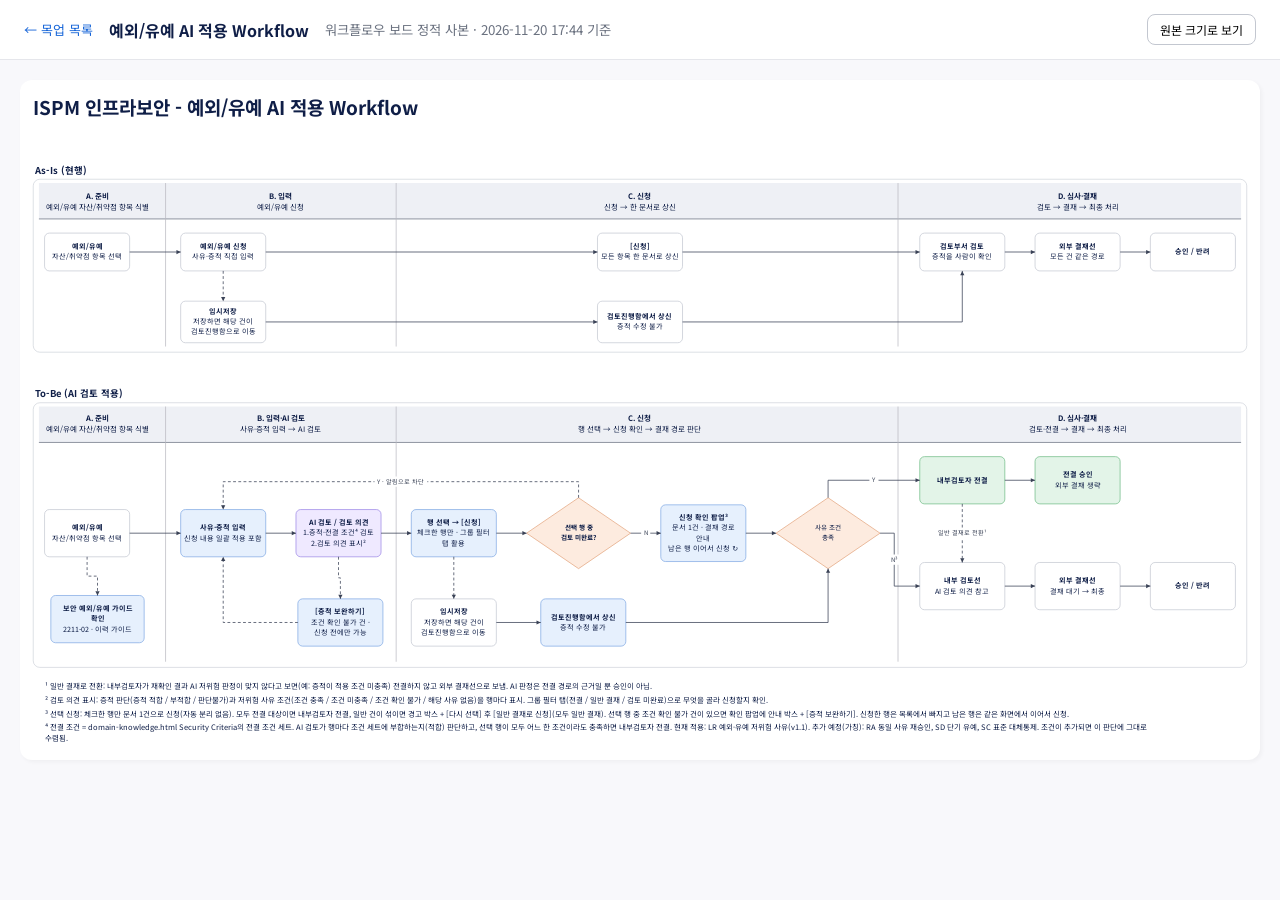
<file: design/exception-grace-workflow.html>
<!doctype html>
<html lang="ko"><head><meta charset="utf-8"><meta name="viewport" content="width=device-width,initial-scale=1">
<title>예외/유예 AI 적용 Workflow (As-Is vs To-Be)</title>
<link rel="preconnect" href="https://fonts.googleapis.com"><link href="https://fonts.googleapis.com/css2?family=Noto+Sans+KR:wght@400;700&display=swap" rel="stylesheet">
<style>
body{margin:0;font-family:"Noto Sans KR",system-ui,sans-serif;color:#0F1E47;background:#F8F8FB}
header{display:flex;align-items:center;gap:16px;padding:14px 24px;background:#fff;border-bottom:1px solid #E5E6EB;position:sticky;top:0;z-index:2}
header h1{font-size:16px;margin:0;font-weight:700}header small{color:#6b7280}
header a{color:#1665D8;text-decoration:none;font-size:13px}
button{margin-left:auto;font:inherit;font-size:12px;padding:6px 12px;border:1px solid #c3c7d0;border-radius:8px;background:#fff;cursor:pointer}
.wrap{padding:20px;overflow:auto}
svg{display:block;background:#fff;border-radius:12px;box-shadow:2px 2px 4px rgba(0,0,0,.04)}
.fit svg{width:100%;height:auto}
svg text{font-family:"Noto Sans KR",system-ui,sans-serif}
</style></head><body>
<header><a href="./">← 목업 목록</a><h1>예외/유예 AI 적용 Workflow</h1><small>워크플로우 보드 정적 사본 · 2026-11-20 17:44 기준</small>
<button type="button" id="z">원본 크기로 보기</button></header>
<div class="wrap fit" id="w">
<svg viewBox="-188 -210 2624 1440" width="2624" height="1440" xmlns="http://www.w3.org/2000/svg" role="img" aria-label="예외/유예 AI 적용 워크플로우 As-Is vs To-Be">
<defs><marker id="ah" viewBox="0 0 10 10" refX="9" refY="5" markerWidth="7" markerHeight="7" orient="auto-start-reverse"><path d="M1 1L9 5L1 9z" fill="#3a4256"/></marker></defs>
<rect x="-160" y="0" width="2568" height="366" rx="14" fill="#ffffff" stroke="#cfd3db" stroke-width="1.5"/>
<rect x="-160" y="473" width="2568" height="560" rx="14" fill="#ffffff" stroke="#cfd3db" stroke-width="1.5"/>
<rect x="-148" y="8" width="2544" height="76" rx="0" fill="#eef0f5" stroke="none" stroke-width="0"/>
<rect x="-148" y="481" width="2544" height="76" rx="0" fill="#eef0f5" stroke="none" stroke-width="0"/>
<rect x="-136" y="114" width="180" height="80" rx="10" fill="#ffffff" stroke="#c3c7d0" stroke-width="1.5"/>
<rect x="152" y="114" width="180" height="80" rx="10" fill="#ffffff" stroke="#c3c7d0" stroke-width="1.5"/>
<rect x="1034" y="114" width="180" height="80" rx="10" fill="#ffffff" stroke="#c3c7d0" stroke-width="1.5"/>
<rect x="152" y="258" width="180" height="88" rx="10" fill="#ffffff" stroke="#c3c7d0" stroke-width="1.5"/>
<rect x="1034" y="258" width="180" height="88" rx="10" fill="#ffffff" stroke="#c3c7d0" stroke-width="1.5"/>
<rect x="1716" y="114" width="180" height="80" rx="10" fill="#ffffff" stroke="#c3c7d0" stroke-width="1.5"/>
<rect x="1960" y="114" width="180" height="80" rx="10" fill="#ffffff" stroke="#c3c7d0" stroke-width="1.5"/>
<rect x="2204" y="114" width="180" height="80" rx="10" fill="#ffffff" stroke="#c3c7d0" stroke-width="1.5"/>
<rect x="-136" y="699" width="180" height="100" rx="10" fill="#ffffff" stroke="#c3c7d0" stroke-width="1.5"/>
<rect x="-122.75" y="880.86" width="197.5" height="100" rx="10" fill="#e6f0fd" stroke="#7fa8e3" stroke-width="1.5"/>
<rect x="152" y="699" width="180" height="100" rx="10" fill="#e6f0fd" stroke="#7fa8e3" stroke-width="1.5"/>
<rect x="396" y="699" width="180" height="100" rx="10" fill="#efe9ff" stroke="#9b85e6" stroke-width="1.5"/>
<rect x="400" y="888" width="180" height="100" rx="10" fill="#e6f0fd" stroke="#7fa8e3" stroke-width="1.5"/>
<rect x="640" y="699" width="180" height="100" rx="10" fill="#e6f0fd" stroke="#7fa8e3" stroke-width="1.5"/>
<rect x="640" y="888" width="180" height="100" rx="10" fill="#ffffff" stroke="#c3c7d0" stroke-width="1.5"/>
<rect x="914" y="888" width="180" height="100" rx="10" fill="#e6f0fd" stroke="#7fa8e3" stroke-width="1.5"/>
<polygon points="994.0,674 1104,749.0 994.0,824 884,749.0" fill="#fdebdf" stroke="#e3a47c" stroke-width="1.5"/>
<rect x="1168" y="689" width="180" height="120" rx="10" fill="#e6f0fd" stroke="#7fa8e3" stroke-width="1.5"/>
<polygon points="1522.0,674 1632,749.0 1522.0,824 1412,749.0" fill="#fdebdf" stroke="#e3a47c" stroke-width="1.5"/>
<rect x="1716" y="587" width="180" height="100" rx="10" fill="#e3f4e8" stroke="#6dbb84" stroke-width="1.5"/>
<rect x="1960" y="587" width="180" height="100" rx="10" fill="#e3f4e8" stroke="#6dbb84" stroke-width="1.5"/>
<rect x="1716" y="811" width="180" height="100" rx="10" fill="#ffffff" stroke="#c3c7d0" stroke-width="1.5"/>
<rect x="1960" y="811" width="180" height="100" rx="10" fill="#ffffff" stroke="#c3c7d0" stroke-width="1.5"/>
<rect x="2204" y="811" width="180" height="100" rx="10" fill="#ffffff" stroke="#c3c7d0" stroke-width="1.5"/>
<polyline points="-148,84 2396,84" fill="none" stroke="#8a8f9c" stroke-width="2"/>
<polyline points="-148,557 2396,557" fill="none" stroke="#8a8f9c" stroke-width="2"/>
<polyline points="120,8 120,354" fill="none" stroke="#b8b8c0" stroke-width="1.5"/>
<polyline points="608,8 608,354" fill="none" stroke="#b8b8c0" stroke-width="1.5"/>
<polyline points="1670,8 1670,354" fill="none" stroke="#b8b8c0" stroke-width="1.5"/>
<polyline points="120,481 120,1021" fill="none" stroke="#b8b8c0" stroke-width="1.5"/>
<polyline points="608,481 608,1021" fill="none" stroke="#b8b8c0" stroke-width="1.5"/>
<polyline points="1670,481 1670,1021" fill="none" stroke="#b8b8c0" stroke-width="1.5"/>
<polyline points="44.0,154.0 152.0,154.0" fill="none" stroke="#3a4256" stroke-width="1.6" marker-end="url(#ah)"/>
<polyline points="332.0,154.0 1034.0,154.0" fill="none" stroke="#3a4256" stroke-width="1.6" marker-end="url(#ah)"/>
<polyline points="1214.0,154.0 1716.0,154.0" fill="none" stroke="#3a4256" stroke-width="1.6" marker-end="url(#ah)"/>
<polyline points="242.0,194.0 242.0,258.0" fill="none" stroke="#3a4256" stroke-width="1.6" stroke-dasharray="6 5" marker-end="url(#ah)"/>
<polyline points="332.0,302.0 1034.0,302.0" fill="none" stroke="#3a4256" stroke-width="1.6" marker-end="url(#ah)"/>
<polyline points="1214.0,302.0 1806.0,302.0 1806.0,194.0" fill="none" stroke="#3a4256" stroke-width="1.6" marker-end="url(#ah)"/>
<polyline points="1896.0,154.0 1960.0,154.0" fill="none" stroke="#3a4256" stroke-width="1.6" marker-end="url(#ah)"/>
<polyline points="2140.0,154.0 2204.0,154.0" fill="none" stroke="#3a4256" stroke-width="1.6" marker-end="url(#ah)"/>
<polyline points="-46.0,799.0 -46.0,839.9 -24.0,839.9 -24.0,880.9" fill="none" stroke="#3a4256" stroke-width="1.6" stroke-dasharray="6 5" marker-end="url(#ah)"/>
<polyline points="44.0,749.0 152.0,749.0" fill="none" stroke="#3a4256" stroke-width="1.6" marker-end="url(#ah)"/>
<polyline points="332.0,749.0 396.0,749.0" fill="none" stroke="#3a4256" stroke-width="1.6" marker-end="url(#ah)"/>
<polyline points="576.0,749.0 640.0,749.0" fill="none" stroke="#3a4256" stroke-width="1.6" marker-end="url(#ah)"/>
<polyline points="486.0,799.0 486.0,843.5 490.0,843.5 490.0,888.0" fill="none" stroke="#3a4256" stroke-width="1.6" stroke-dasharray="6 5" marker-end="url(#ah)"/>
<polyline points="400.0,938.0 242.0,938.0 242.0,799.0" fill="none" stroke="#3a4256" stroke-width="1.6" stroke-dasharray="6 5" marker-end="url(#ah)"/>
<polyline points="730.0,799.0 730.0,888.0" fill="none" stroke="#3a4256" stroke-width="1.6" stroke-dasharray="6 5" marker-end="url(#ah)"/>
<polyline points="820.0,938.0 914.0,938.0" fill="none" stroke="#3a4256" stroke-width="1.6" marker-end="url(#ah)"/>
<polyline points="820.0,749.0 884.0,749.0" fill="none" stroke="#3a4256" stroke-width="1.6" marker-end="url(#ah)"/>
<polyline points="994.0,674.0 994.0,640.0 242.0,640.0 242.0,699.0" fill="none" stroke="#3a4256" stroke-width="1.6" stroke-dasharray="6 5" marker-end="url(#ah)"/>
<polyline points="1104.0,749.0 1168.0,749.0" fill="none" stroke="#3a4256" stroke-width="1.6" marker-end="url(#ah)"/>
<polyline points="1348.0,749.0 1412.0,749.0" fill="none" stroke="#3a4256" stroke-width="1.6" marker-end="url(#ah)"/>
<polyline points="1094.0,938.0 1522.0,938.0 1522.0,824.0" fill="none" stroke="#3a4256" stroke-width="1.6" marker-end="url(#ah)"/>
<polyline points="1522.0,674.0 1522.0,637.0 1716.0,637.0" fill="none" stroke="#3a4256" stroke-width="1.6" marker-end="url(#ah)"/>
<polyline points="1632.0,749.0 1662.0,749.0 1662.0,861.0 1716.0,861.0" fill="none" stroke="#3a4256" stroke-width="1.6" marker-end="url(#ah)"/>
<polyline points="1896.0,637.0 1960.0,637.0" fill="none" stroke="#3a4256" stroke-width="1.6" marker-end="url(#ah)"/>
<polyline points="1896.0,861.0 1960.0,861.0" fill="none" stroke="#3a4256" stroke-width="1.6" marker-end="url(#ah)"/>
<polyline points="2140.0,861.0 2204.0,861.0" fill="none" stroke="#3a4256" stroke-width="1.6" marker-end="url(#ah)"/>
<polyline points="1806.0,687.0 1806.0,811.0" fill="none" stroke="#3a4256" stroke-width="1.6" stroke-dasharray="6 5" marker-end="url(#ah)"/>
<rect x="562.1" y="629.0" width="111.8" height="22" rx="4" fill="#ffffff"/>
<text x="618.0" y="644.5" text-anchor="middle" font-size="13" fill="#3a4256">Y · 알림으로 차단</text>
<rect x="1126.4" y="738.0" width="19.3" height="22" rx="4" fill="#ffffff"/>
<text x="1136.0" y="753.5" text-anchor="middle" font-size="13" fill="#3a4256">N</text>
<rect x="1609.4" y="626.0" width="19.3" height="22" rx="4" fill="#ffffff"/>
<text x="1619.0" y="641.5" text-anchor="middle" font-size="13" fill="#3a4256">Y</text>
<rect x="1647.8" y="794.0" width="28.4" height="22" rx="4" fill="#ffffff"/>
<text x="1662.0" y="809.5" text-anchor="middle" font-size="13" fill="#3a4256">N³</text>
<rect x="1749.7" y="738.0" width="112.6" height="22" rx="4" fill="#ffffff"/>
<text x="1806.0" y="753.5" text-anchor="middle" font-size="13" fill="#3a4256">일반 결재로 전환¹</text>
<text x="-156" y="-12" font-size="20" font-weight="700" fill="#0F1E47">As-Is (현행)</text>
<text x="-156" y="461" font-size="20" font-weight="700" fill="#0F1E47">To-Be (AI 검토 적용)</text>
<text x="-46.0" y="147.9" text-anchor="middle" font-size="15" fill="#0F1E47"><tspan font-weight="700">예외/유예</tspan></text>
<text x="-46.0" y="169.7" text-anchor="middle" font-size="15" fill="#0F1E47"><tspan font-weight="400">자산/취약점 항목 선택</tspan></text>
<text x="242.0" y="147.9" text-anchor="middle" font-size="15" fill="#0F1E47"><tspan font-weight="700">예외/유예 신청</tspan></text>
<text x="242.0" y="169.7" text-anchor="middle" font-size="15" fill="#0F1E47"><tspan font-weight="400">사유·증적 직접 입력</tspan></text>
<text x="1124.0" y="147.9" text-anchor="middle" font-size="15" fill="#0F1E47"><tspan font-weight="700">[신청]</tspan></text>
<text x="1124.0" y="169.7" text-anchor="middle" font-size="15" fill="#0F1E47"><tspan font-weight="400">모든 항목 한 문서로 상신</tspan></text>
<text x="242.0" y="285.0" text-anchor="middle" font-size="15" fill="#0F1E47"><tspan font-weight="700">임시저장</tspan></text>
<text x="242.0" y="306.8" text-anchor="middle" font-size="15" fill="#0F1E47"><tspan font-weight="400">저장하면 해당 건이</tspan></text>
<text x="242.0" y="328.5" text-anchor="middle" font-size="15" fill="#0F1E47"><tspan font-weight="400">검토진행함으로 이동</tspan></text>
<text x="1124.0" y="295.9" text-anchor="middle" font-size="15" fill="#0F1E47"><tspan font-weight="700">검토진행함에서 상신</tspan></text>
<text x="1124.0" y="317.7" text-anchor="middle" font-size="15" fill="#0F1E47"><tspan font-weight="400">증적 수정 불가</tspan></text>
<text x="1806.0" y="147.9" text-anchor="middle" font-size="15" fill="#0F1E47"><tspan font-weight="700">검토부서 검토</tspan></text>
<text x="1806.0" y="169.7" text-anchor="middle" font-size="15" fill="#0F1E47"><tspan font-weight="400">증적을 사람이 확인</tspan></text>
<text x="2050.0" y="147.9" text-anchor="middle" font-size="15" fill="#0F1E47"><tspan font-weight="700">외부 결재선</tspan></text>
<text x="2050.0" y="169.7" text-anchor="middle" font-size="15" fill="#0F1E47"><tspan font-weight="400">모든 건 같은 경로</tspan></text>
<text x="2294.0" y="158.8" text-anchor="middle" font-size="15" fill="#0F1E47"><tspan font-weight="700">승인 / 반려</tspan></text>
<text x="-46.0" y="742.9" text-anchor="middle" font-size="15" fill="#0F1E47"><tspan font-weight="700">예외/유예</tspan></text>
<text x="-46.0" y="764.7" text-anchor="middle" font-size="15" fill="#0F1E47"><tspan font-weight="400">자산/취약점 항목 선택</tspan></text>
<text x="-24.0" y="913.9" text-anchor="middle" font-size="15" fill="#0F1E47"><tspan font-weight="700">보안 예외/유예 가이드</tspan></text>
<text x="-24.0" y="935.6" text-anchor="middle" font-size="15" fill="#0F1E47"><tspan font-weight="700">확인</tspan></text>
<text x="-24.0" y="957.4" text-anchor="middle" font-size="15" fill="#0F1E47"><tspan font-weight="400">2211-02 · 이력 가이드</tspan></text>
<text x="242.0" y="742.9" text-anchor="middle" font-size="15" fill="#0F1E47"><tspan font-weight="700">사유·증적 입력</tspan></text>
<text x="242.0" y="764.7" text-anchor="middle" font-size="15" fill="#0F1E47"><tspan font-weight="400">신청 내용 일괄 적용 포함</tspan></text>
<text x="486.0" y="732.0" text-anchor="middle" font-size="15" fill="#0F1E47"><tspan font-weight="700">AI 검토 / 검토 의견</tspan></text>
<text x="486.0" y="753.8" text-anchor="middle" font-size="15" fill="#0F1E47"><tspan font-weight="400">1.증적·전결 조건⁴ 검토</tspan></text>
<text x="486.0" y="775.5" text-anchor="middle" font-size="15" fill="#0F1E47"><tspan font-weight="400">2.검토 의견 표시²</tspan></text>
<text x="490.0" y="921.0" text-anchor="middle" font-size="15" fill="#0F1E47"><tspan font-weight="700">[증적 보완하기]</tspan></text>
<text x="490.0" y="942.8" text-anchor="middle" font-size="15" fill="#0F1E47"><tspan font-weight="400">조건 확인 불가 건 ·</tspan></text>
<text x="490.0" y="964.5" text-anchor="middle" font-size="15" fill="#0F1E47"><tspan font-weight="400">신청 전에만 가능</tspan></text>
<text x="730.0" y="732.0" text-anchor="middle" font-size="15" fill="#0F1E47"><tspan font-weight="700">행 선택 → [신청]</tspan></text>
<text x="730.0" y="753.8" text-anchor="middle" font-size="15" fill="#0F1E47"><tspan font-weight="400">체크한 행만 · 그룹 필터</tspan></text>
<text x="730.0" y="775.5" text-anchor="middle" font-size="15" fill="#0F1E47"><tspan font-weight="400">탭 활용</tspan></text>
<text x="730.0" y="921.0" text-anchor="middle" font-size="15" fill="#0F1E47"><tspan font-weight="700">임시저장</tspan></text>
<text x="730.0" y="942.8" text-anchor="middle" font-size="15" fill="#0F1E47"><tspan font-weight="400">저장하면 해당 건이</tspan></text>
<text x="730.0" y="964.5" text-anchor="middle" font-size="15" fill="#0F1E47"><tspan font-weight="400">검토진행함으로 이동</tspan></text>
<text x="1004.0" y="931.9" text-anchor="middle" font-size="15" fill="#0F1E47"><tspan font-weight="700">검토진행함에서 상신</tspan></text>
<text x="1004.0" y="953.7" text-anchor="middle" font-size="15" fill="#0F1E47"><tspan font-weight="400">증적 수정 불가</tspan></text>
<text x="994.0" y="743.3" text-anchor="middle" font-size="14" fill="#0F1E47"><tspan font-weight="700">선택 행 중</tspan></text>
<text x="994.0" y="763.6" text-anchor="middle" font-size="14" fill="#0F1E47"><tspan font-weight="700">검토 미완료?</tspan></text>
<text x="1258.0" y="721.2" text-anchor="middle" font-size="15" fill="#0F1E47"><tspan font-weight="700">신청 확인 팝업³</tspan></text>
<text x="1258.0" y="742.9" text-anchor="middle" font-size="15" fill="#0F1E47"><tspan font-weight="400">문서 1건 · 결재 경로</tspan></text>
<text x="1258.0" y="764.7" text-anchor="middle" font-size="15" fill="#0F1E47"><tspan font-weight="400">안내</tspan></text>
<text x="1258.0" y="786.4" text-anchor="middle" font-size="15" fill="#0F1E47"><tspan font-weight="400">남은 행 이어서 신청 ↻</tspan></text>
<text x="1522.0" y="743.3" text-anchor="middle" font-size="14" fill="#0F1E47"><tspan font-weight="400">사유 조건</tspan></text>
<text x="1522.0" y="763.6" text-anchor="middle" font-size="14" fill="#0F1E47"><tspan font-weight="400">충족</tspan></text>
<text x="1806.0" y="641.8" text-anchor="middle" font-size="15" fill="#0F1E47"><tspan font-weight="700">내부검토자 전결</tspan></text>
<text x="2050.0" y="630.9" text-anchor="middle" font-size="15" fill="#0F1E47"><tspan font-weight="700">전결 승인</tspan></text>
<text x="2050.0" y="652.7" text-anchor="middle" font-size="15" fill="#0F1E47"><tspan font-weight="400">외부 결재 생략</tspan></text>
<text x="1806.0" y="854.9" text-anchor="middle" font-size="15" fill="#0F1E47"><tspan font-weight="700">내부 검토선</tspan></text>
<text x="1806.0" y="876.7" text-anchor="middle" font-size="15" fill="#0F1E47"><tspan font-weight="400">AI 검토 의견 참고</tspan></text>
<text x="2050.0" y="854.9" text-anchor="middle" font-size="15" fill="#0F1E47"><tspan font-weight="700">외부 결재선</tspan></text>
<text x="2050.0" y="876.7" text-anchor="middle" font-size="15" fill="#0F1E47"><tspan font-weight="400">결재 대기 → 최종</tspan></text>
<text x="2294.0" y="865.8" text-anchor="middle" font-size="15" fill="#0F1E47"><tspan font-weight="700">승인 / 반려</tspan></text>
<text x="-160" y="-135.4" font-size="40" fill="#0F1E47"><tspan font-weight="700">ISPM 인프라보안 - 예외/유예 AI 적용 Workflow</tspan></text>
<text x="-24.0" y="42.6" text-anchor="middle" font-size="16" fill="#0F1E47"><tspan font-weight="700">A. 준비</tspan></text>
<text x="-24.0" y="65.8" text-anchor="middle" font-size="16" fill="#0F1E47"><tspan font-weight="400">예외/유예 자산/취약점 항목 식별</tspan></text>
<text x="364.0" y="42.6" text-anchor="middle" font-size="16" fill="#0F1E47"><tspan font-weight="700">B. 입력</tspan></text>
<text x="364.0" y="65.8" text-anchor="middle" font-size="16" fill="#0F1E47"><tspan font-weight="400">예외/유예 신청</tspan></text>
<text x="1124.0" y="42.6" text-anchor="middle" font-size="16" fill="#0F1E47"><tspan font-weight="700">C. 신청</tspan></text>
<text x="1124.0" y="65.8" text-anchor="middle" font-size="16" fill="#0F1E47"><tspan font-weight="400">신청 → 한 문서로 상신</tspan></text>
<text x="2050.0" y="42.6" text-anchor="middle" font-size="16" fill="#0F1E47"><tspan font-weight="700">D. 심사·결재</tspan></text>
<text x="2050.0" y="65.8" text-anchor="middle" font-size="16" fill="#0F1E47"><tspan font-weight="400">검토 → 결재 → 최종 처리</tspan></text>
<text x="-24.0" y="511.6" text-anchor="middle" font-size="16" fill="#0F1E47"><tspan font-weight="700">A. 준비</tspan></text>
<text x="-24.0" y="534.8" text-anchor="middle" font-size="16" fill="#0F1E47"><tspan font-weight="400">예외/유예 자산/취약점 항목 식별</tspan></text>
<text x="364.0" y="511.6" text-anchor="middle" font-size="16" fill="#0F1E47"><tspan font-weight="700">B. 입력·AI 검토</tspan></text>
<text x="364.0" y="534.8" text-anchor="middle" font-size="16" fill="#0F1E47"><tspan font-weight="400">사유·증적 입력 → AI 검토</tspan></text>
<text x="1124.0" y="511.6" text-anchor="middle" font-size="16" fill="#0F1E47"><tspan font-weight="700">C. 신청</tspan></text>
<text x="1124.0" y="534.8" text-anchor="middle" font-size="16" fill="#0F1E47"><tspan font-weight="400">행 선택 → 신청 확인 → 결재 경로 판단</tspan></text>
<text x="2050.0" y="511.6" text-anchor="middle" font-size="16" fill="#0F1E47"><tspan font-weight="700">D. 심사·결재</tspan></text>
<text x="2050.0" y="534.8" text-anchor="middle" font-size="16" fill="#0F1E47"><tspan font-weight="400">검토·전결 → 결재 → 최종 처리</tspan></text>
<text x="-136" y="1078.6" font-size="16" fill="#0F1E47"><tspan font-weight="400">¹ 일반 결재로 전환: 내부검토자가 재확인 결과 AI 저위험 판정이 맞지 않다고 보면(예: 증적이 적용 조건 미충족) 전결하지 않고 외부 결재선으로 보냄. AI 판정은 전결 경로의 근거일 뿐 승인이 아님.</tspan></text>
<text x="-136" y="1107.8" font-size="16" fill="#0F1E47"><tspan font-weight="400">² 검토 의견 표시: 증적 판단(증적 적합 / 부적합 / 판단불가)과 저위험 사유 조건(조건 충족 / 조건 미충족 / 조건 확인 불가 / 해당 사유 없음)을 행마다 표시. 그룹 필터 탭(전결 / 일반 결재 / 검토 미완료)으로 무엇을 골라 신청할지 확인.</tspan></text>
<text x="-136" y="1137.0" font-size="16" fill="#0F1E47"><tspan font-weight="400">³ 선택 신청: 체크한 행만 문서 1건으로 신청(자동 분리 없음). 모두 전결 대상이면 내부검토자 전결, 일반 건이 섞이면 경고 박스 + [다시 선택] 후 [일반 결재로 신청](모두 일반 결재). 선택 행 중 조건 확인 불가 건이 있으면 확인 팝업에 안내 박스 + [증적 보완하기]. 신청한 행은 목록에서 빠지고 남은 행은 같은 화면에서 이어서 신청.</tspan></text>
<text x="-136" y="1166.2" font-size="16" fill="#0F1E47"><tspan font-weight="400">⁴ 전결 조건 = domain-knowledge.html Security Criteria의 전결 조건 세트. AI 검토가 행마다 조건 세트에 부합하는지(적합) 판단하고, 선택 행이 모두 어느 한 조건이라도 충족하면 내부검토자 전결. 현재 적용: LR 예외·유예 저위험 사유(v1.1). 추가 예정(가칭): RA 동일 사유 재승인, SD 단기 유예, SC 표준 대체통제. 조건이 추가되면 이 판단에 그대로</tspan></text>
<text x="-136" y="1189.4" font-size="16" fill="#0F1E47"><tspan font-weight="400">수렴됨.</tspan></text>
</svg></div>
<script>
var w=document.getElementById('w'),b=document.getElementById('z');
b.onclick=function(){var f=w.classList.toggle('fit');b.textContent=f?'원본 크기로 보기':'화면에 맞추기';};
</script>
</body></html>
</file>
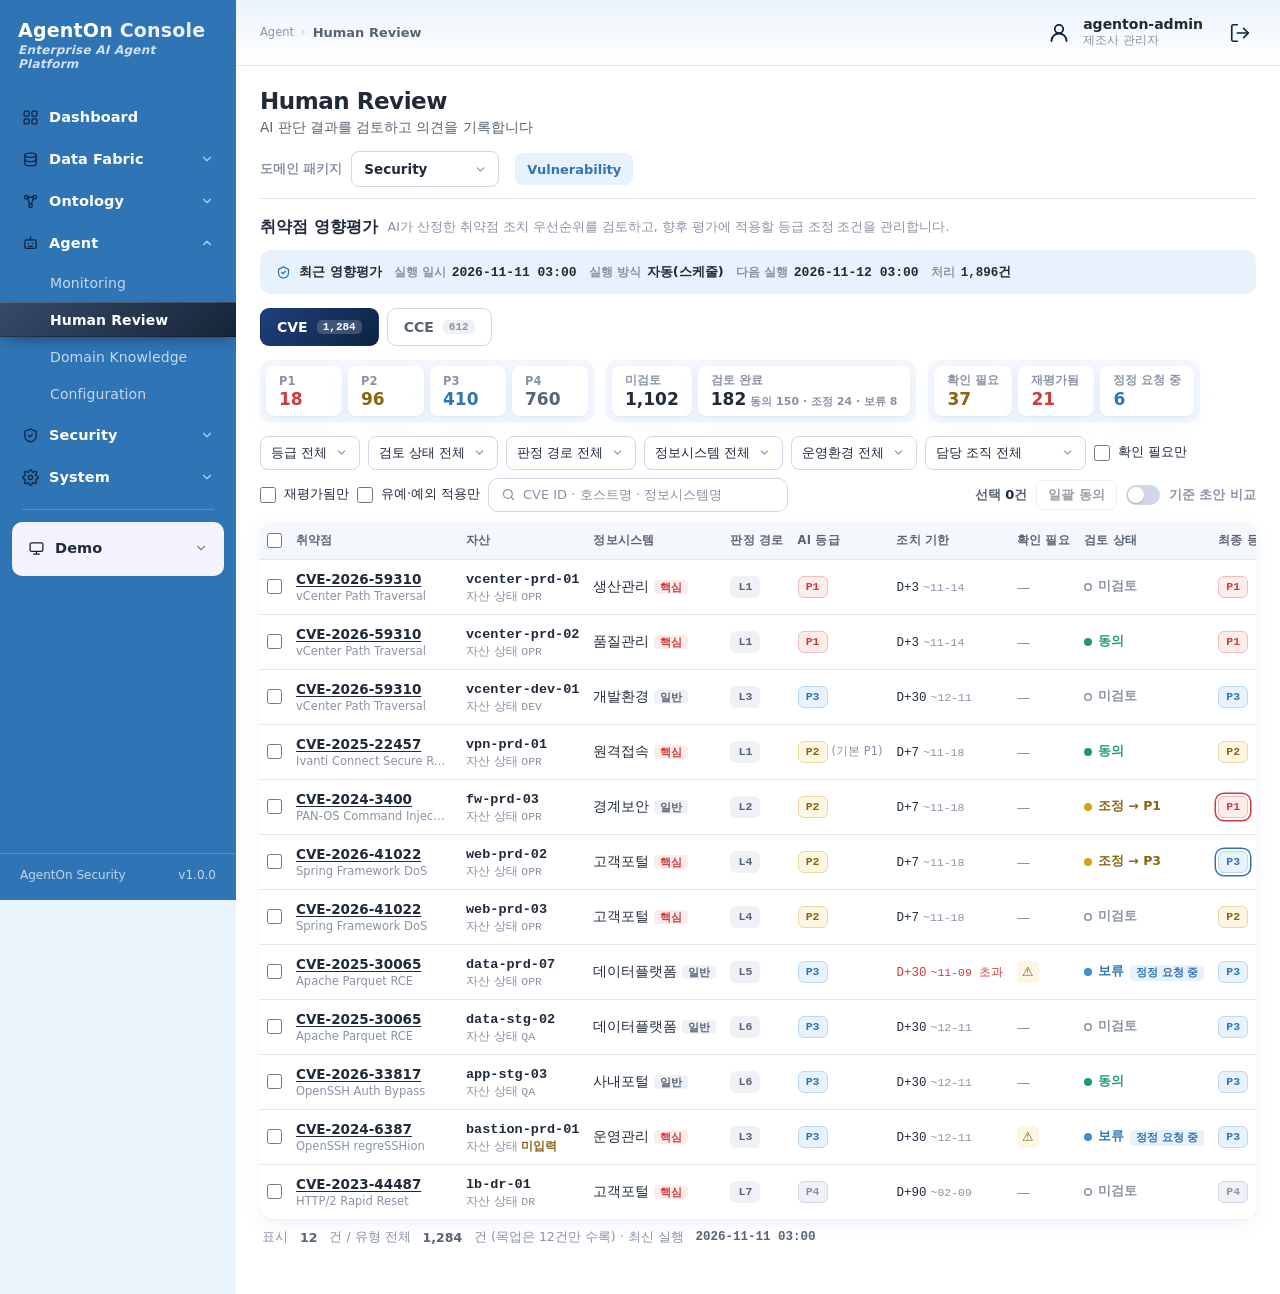
<file: design/human-review.html>
<!DOCTYPE html>
<html lang="ko">
<head>
  <meta charset="UTF-8" />
  <meta name="viewport" content="width=device-width, initial-scale=1.0" />
  <meta name="description" content="AgentOn Console · Agent · Human Review (Security › Vulnerability · 공개 취약점 영향평가 · v1.0)" />
  <title>AgentOn Console — Human Review</title>
  <style>
    /* ============================================================
     * AgentOn Console — Agent › Human Review (스펙 docs/specs/human-review-spec.md v1.0)
     *   도메인 Tab: Security · 2차 탭: Vulnerability · Panel: 공개 취약점 영향평가
     *   배치가 조치 우선순위 판단 기준으로 매긴 AI 등급을 사람이 검토(동의 · 등급 조정 · 보류)하고 변경 관리한다.
     * 셸·토큰·공통 컴포넌트는 service-management.html / domain-knowledge.html 에서 복사. 신규 클래스는 hr- 접두어.
     * ============================================================ */
    :root {
      --sky: #6db3e8; --sky-light: #a9d4f5; --sky-dark: #3d8fd4; --sky-deep: #2f74b5;
      --bg: #eaf3fb; --panel: #ffffff; --panel-2: #f4f8fd;
      --ink: #1f2a3a; --ink-soft: #586374; --ink-faint: #8a93a6;
      --line: #e2e8f1; --line-strong: #cfd9e6;
      --accent: var(--sky-dark); --accent-hover: var(--sky-deep); --accent-soft: #e7f2fc;
      --danger: #d23a3a; --danger-soft: #fdecec;
      --ok: #1f9d6b; --ok-soft: #eaf6f0;
      --warn: #d4a017; --warn-soft: #fdf6e3; --warn-ink: #8a6410;
      --navy-1: #20407e; --navy-2: #0c2340;
      --band-1: #354b69; --band-2: #172437;
      --icon: #0c2340;
      --radius: 10px;
      --shadow-sm: 0 1px 2px rgba(45, 110, 175, .06), 0 6px 20px rgba(45, 110, 175, .07);
      --shadow-lg: 0 20px 64px rgba(8, 24, 48, .26);
      --focus: 0 0 0 3px rgba(61, 143, 212, .28);
      --chip-bg: #eef2f7; --input-bg: #ffffff;
      --topbar-1: rgba(234, 243, 251, .94); --topbar-2: rgba(255, 255, 255, .9);
      --mono: "SFMono-Regular", "SF Mono", Menlo, Consolas, monospace;
      color-scheme: light;
    }

    * { box-sizing: border-box; }
    html { height: 100%; }
    body {
      margin: 0; min-height: 100vh;
      display: grid; grid-template-columns: 236px minmax(0, 1fr);
      background: var(--bg); color: var(--ink);
      font-family: "Pretendard", "Apple SD Gothic Neo", "Segoe UI", system-ui, -apple-system, sans-serif;
      font-size: 15px; font-weight: 500; -webkit-font-smoothing: antialiased;
    }
    [hidden] { display: none !important; }
    .mono { font-family: var(--mono); font-variant-numeric: tabular-nums; }
    button, input, select, textarea { font-family: inherit; }
    :focus-visible { outline: none; box-shadow: var(--focus); }

    /* ============================================================
     * 1. 셸 — 사이드바
     * ============================================================ */
    .sidebar {
      position: sticky; top: 0; align-self: start; height: 100vh;
      display: flex; flex-direction: column; color: #fff;
      background: var(--sky-deep); overflow-y: auto;
    }
    .side-brand { display: flex; align-items: center; gap: 9px; padding: 20px 18px 18px; color: #fff; text-decoration: none; }
    .side-brand .nm { font-size: 19px; font-weight: 800; letter-spacing: .2px; line-height: 1.15; }
    .side-brand .nm span { opacity: .9; font-weight: 700; }
    .side-brand .nm small { display: block; font-size: 12px; font-weight: 600; font-style: italic; letter-spacing: .02em; opacity: .78; margin-top: 2px; }
    .side-nav { padding: 8px 12px; flex: 1; }
    .nav-item, .nav-child, .nav-parent {
      display: flex; align-items: center; gap: 10px; width: 100%;
      padding: 8px 10px; border-radius: 8px; margin-bottom: 2px;
      background: none; border: none; cursor: pointer; text-align: left;
      text-decoration: none; color: #fff; font-size: 14.5px; font-weight: 600; letter-spacing: .1px;
      min-height: 40px; transition: background .12s;
    }
    .nav-child { padding-left: 38px; font-size: 14px; font-weight: 500; color: rgba(255, 255, 255, .72); min-height: 35px; }
    .nav-item:hover, .nav-child:hover, .nav-parent:hover { background: rgba(255, 255, 255, .12); color: #fff; }
    .nav-item > svg, .nav-parent > svg:first-child { width: 17px; height: 17px; flex: none; color: var(--navy-2); }
    .np-label { flex: 1; min-width: 0; }
    .np-chev { width: 14px; height: 14px; opacity: .65; transition: transform .18s; flex: none; margin-left: auto; }
    .nav-group[data-open="true"] .np-chev { transform: rotate(180deg); }
    .nav-children { display: none; margin-bottom: 4px; }
    .nav-group[data-open="true"] .nav-children { display: block; }
    .nav-child.active {
      background: linear-gradient(135deg, var(--band-1) 0%, var(--band-2) 100%);
      color: #fff; font-weight: 700;
      width: calc(100% + 24px); margin-left: -12px; border-radius: 0; padding-left: 50px;
      box-shadow: 0 6px 14px -6px rgba(8, 24, 48, .6), inset 0 1px 0 rgba(255, 255, 255, .16), inset 0 -1px 0 rgba(0, 0, 0, .28);
    }
    .nav-sep { height: 1px; margin: 12px 10px; background: rgba(255, 255, 255, .18); }
    /* Demo 메뉴 영역 — 은은한 보라 배경(#F5F3FF), 내부 텍스트는 잉크색 */
    .nav-group.nav-demo { background: #F5F3FF; border-radius: 10px; padding: 6px; margin-top: 2px; }
    .nav-demo .nav-parent { color: var(--ink); }
    .nav-demo .nav-child { color: rgba(31, 42, 58, .74); }
    .nav-demo .nav-parent:hover, .nav-demo .nav-child:hover { background: rgba(31, 42, 58, .08); color: var(--ink); }
    .nav-demo .np-chev { opacity: .55; }
    .nav-demo .nav-children { margin-bottom: 0; }
    .side-foot {
      padding: 14px 20px 18px; font-size: 12px; color: rgba(255, 255, 255, .7);
      border-top: 1px solid rgba(255, 255, 255, .18);
      display: flex; justify-content: space-between; gap: 10px; font-variant-numeric: tabular-nums;
    }

    /* ============================================================
     * 2. 셸 — 메인 칼럼 · topbar
     * ============================================================ */
    .main { min-width: 0; display: flex; flex-direction: column; background: var(--panel); }
    .topbar {
      position: sticky; top: 0; z-index: 20;
      display: flex; align-items: center; gap: 12px;
      background: linear-gradient(180deg, var(--topbar-1) 0%, var(--topbar-2) 100%);
      backdrop-filter: blur(8px);
      border-bottom: 1px solid var(--line); padding: 11px 24px; min-height: 60px;
    }
    .crumb { font-size: 11.5px; color: var(--ink-faint); display: flex; align-items: center; gap: 7px; line-height: 1.2; min-width: 0; }
    .crumb b { color: var(--ink-soft); font-weight: 600; font-size: 13px; }
    .crumb .sep { opacity: .5; }
    .topbar .spacer { flex: 1; }
    .ic-btn { position: relative; background: none; border: none; padding: 5px; cursor: pointer; display: grid; place-items: center; border-radius: 9px; color: var(--icon); flex: none; }
    .ic-btn:hover { background: var(--panel-2); }
    .ic-btn svg { width: 22px; height: 22px; }
    .menu-toggle { display: none; }
    .user { display: flex; align-items: center; gap: 9px; padding: 4px 8px 4px 6px; background: none; border: 1px solid transparent; border-radius: 9px; cursor: pointer; }
    .user:hover { background: var(--panel-2); border-color: var(--line); }
    .user .avatar { width: 30px; height: 30px; display: grid; place-items: center; flex: none; }
    .user .avatar svg { width: 24px; height: 24px; }
    .user .u-meta { text-align: left; }
    .user .u-name { font-size: 14px; font-weight: 600; color: var(--ink); }
    .user .u-role { font-size: 12px; color: var(--ink-faint); }
    .content { padding: 22px 24px 60px; width: 100%; }
    .phead { display: flex; align-items: flex-end; justify-content: space-between; gap: 18px; margin-bottom: 18px; flex-wrap: wrap; }
    .phead h1 { margin: 0; font-size: 23px; font-weight: 700; letter-spacing: -.02em; }
    .phead .psub { margin: 5px 0 0; font-size: 13.5px; color: var(--ink-soft); }

    /* ============================================================
     * 3. 버튼 · 폼 컨트롤 · 공통 조각
     * ============================================================ */
    .btn {
      font-size: 14px; font-weight: 600; border-radius: 8px;
      border: 1px solid var(--line-strong); background: var(--input-bg); color: var(--ink);
      height: 36px; padding: 0 14px; cursor: pointer; display: inline-flex; align-items: center; gap: 7px;
      transition: border-color .12s, filter .12s, transform .04s; white-space: nowrap;
    }
    .btn:hover { border-color: var(--accent); }
    .btn:active { transform: translateY(1px); }
    .btn.primary { color: #fff; border: none; background: linear-gradient(135deg, var(--navy-1) 0%, var(--navy-2) 100%); }
    .btn.primary:hover { filter: brightness(1.12); }
    .btn.second { color: var(--sky-deep); background: var(--accent-soft); border-color: transparent; }
    .btn.sm { height: 30px; padding: 0 11px; font-size: 13px; border-radius: 7px; }
    .btn.ghost { background: none; border-color: transparent; color: var(--ink-soft); }
    .btn.ghost:hover { border-color: var(--line-strong); color: var(--ink); }
    .btn.danger { color: #fff; border: none; background: var(--danger); }
    .btn:disabled { opacity: .45; cursor: not-allowed; }
    .btn:disabled:active { transform: none; }
    .btn svg { width: 15px; height: 15px; flex: none; }
    .link { font-size: 13.5px; color: var(--accent); text-decoration: none; background: none; border: none; padding: 0; cursor: pointer; font-weight: 600; }
    .link:hover { text-decoration: underline; }
    .link.sm { font-size: 12.5px; }
    .input, .select, .textarea {
      width: 100%; height: 36px; padding: 0 12px; font-size: 13.5px; color: var(--ink); background: var(--input-bg);
      border: 1px solid var(--line-strong); border-radius: 8px; outline: none; font-weight: 500;
      transition: border-color .15s, box-shadow .15s;
    }
    .input:focus, .select:focus, .textarea:focus { border-color: var(--accent); box-shadow: var(--focus); }
    .input:disabled, .select:disabled, .textarea:disabled { background: var(--panel-2); cursor: not-allowed; color: var(--ink-soft); }
    .input[aria-invalid="true"], .textarea[aria-invalid="true"] { border-color: var(--danger); }
    .input.mono { font-family: var(--mono); font-size: 13px; }
    .select {
      appearance: none; -webkit-appearance: none; cursor: pointer; padding-right: 32px;
      background-image: url("data:image/svg+xml,%3Csvg xmlns='http://www.w3.org/2000/svg' viewBox='0 0 24 24' fill='none' stroke='%238a93a6' stroke-width='2' stroke-linecap='round' stroke-linejoin='round'%3E%3Cpath d='m6 9 6 6 6-6'/%3E%3C/svg%3E");
      background-repeat: no-repeat; background-position: right 11px center; background-size: 13px;
    }
    .select.auto { width: auto; flex: none; max-width: 100%; }
    .textarea { height: auto; min-height: 72px; padding: 9px 12px; resize: vertical; line-height: 1.55; }
    .field { margin-bottom: 14px; }
    .field > label, .field .flabel { display: block; margin-bottom: 6px; font-size: 12.5px; font-weight: 700; color: var(--ink-soft); }
    .field .req { color: var(--danger); margin-left: 3px; }
    .field-hint { margin: 6px 0 0; font-size: 12px; color: var(--ink-faint); line-height: 1.5; }
    .field-hint.err { color: var(--danger); }
    .field-hint.warn { color: var(--warn-ink); }
    .frow { display: grid; grid-template-columns: repeat(2, minmax(0, 1fr)); gap: 12px; }
    .check { display: inline-flex; align-items: flex-start; gap: 8px; font-size: 13.5px; color: var(--ink); line-height: 1.5; cursor: pointer; }
    .check input { width: 16px; height: 16px; margin: 2px 0 0; accent-color: var(--sky-deep); flex: none; cursor: pointer; }
    .check.dis { color: var(--ink-faint); cursor: not-allowed; }
    .check-row { display: flex; flex-wrap: wrap; gap: 8px 18px; }
    .seg { display: inline-flex; flex-wrap: wrap; gap: 4px; padding: 3px; border-radius: 9px; background: var(--panel-2); }
    .seg button { height: 30px; padding: 0 12px; border: none; border-radius: 7px; background: none; cursor: pointer; font-size: 13px; font-weight: 600; color: var(--ink-soft); }
    .seg button:hover { color: var(--ink); }
    .seg button.on { background: var(--panel); color: var(--sky-deep); box-shadow: 0 1px 3px rgba(8, 24, 48, .12); }
    .seg button:disabled { cursor: not-allowed; opacity: .6; }
    .seg.block { display: flex; }
    .seg.block button { flex: 1; }
    .notice { padding: 11px 13px; border-radius: 10px; background: var(--panel-2); font-size: 12.5px; line-height: 1.65; color: var(--ink-soft); }
    .notice strong { color: var(--ink); font-weight: 700; }
    .notice.warn { background: var(--warn-soft); color: var(--warn-ink); }
    .notice.warn strong { color: inherit; }
    .notice.bad { background: var(--danger-soft); color: var(--danger); }
    .notice.ok { background: var(--ok-soft); color: var(--ok); }
    .notice.info { background: var(--accent-soft); color: var(--sky-deep); }
    .notice code, .kv code { font-family: var(--mono); font-size: 12px; background: var(--chip-bg); padding: 0 4px; border-radius: 3px; }
    .tip-wrap { position: relative; display: inline-flex; }
    .tip-wrap::after {
      content: attr(data-tip); position: absolute; left: 50%; bottom: calc(100% + 8px); transform: translateX(-50%);
      width: max-content; max-width: 260px; padding: 8px 11px; border-radius: 8px;
      background: var(--navy-2); color: #fff; font-size: 12px; font-weight: 500; line-height: 1.5; text-align: left;
      white-space: normal; opacity: 0; visibility: hidden; transition: opacity .12s; pointer-events: none; z-index: 90;
      box-shadow: 0 8px 22px rgba(12, 35, 64, .22);
    }
    .tip-wrap:hover::after, .tip-wrap:focus-within::after { opacity: 1; visibility: visible; }
    .tip-wrap.right::after { left: auto; right: 0; transform: none; }
    .tb { display: inline-flex; align-items: center; font-size: 11.5px; font-weight: 700; padding: 3px 8px; border-radius: 5px; background: var(--chip-bg); color: var(--ink-soft); white-space: nowrap; }
    .tb.g { background: var(--accent-soft); color: var(--sky-deep); }
    .pc { font-size: 11px; font-weight: 700; padding: 2px 7px; border-radius: 5px; background: var(--chip-bg); color: var(--ink-soft); font-family: var(--mono); white-space: nowrap; }
    .tag { font-size: 11px; font-weight: 600; padding: 2px 7px; border-radius: 5px; background: var(--panel); color: var(--ink-soft); box-shadow: 0 0 0 1px var(--line); white-space: nowrap; display: inline-flex; align-items: center; gap: 4px; }
    .tag .x { border: none; background: none; padding: 0; color: var(--ink-faint); cursor: pointer; font-size: 13px; line-height: 1; }
    .tag .x:hover { color: var(--danger); }
    .kv { display: grid; grid-template-columns: 112px 1fr; gap: 8px 12px; font-size: 13px; margin: 0; }
    .kv dt { color: var(--ink-faint); font-weight: 500; white-space: nowrap; }
    .kv dd { margin: 0; color: var(--ink); min-width: 0; word-break: break-word; display: flex; flex-wrap: wrap; gap: 4px 6px; align-items: center; }
    .dsec { background: var(--panel-2); border-radius: 11px; padding: 13px 15px; margin-bottom: 12px; }
    .dsec-t { font-size: 12px; font-weight: 700; color: var(--ink-soft); letter-spacing: .02em; margin-bottom: 10px; display: flex; align-items: center; gap: 8px; }
    .dsec-t .sp { flex: 1; }
    .mini-tbl { width: 100%; border-collapse: collapse; font-size: 12.5px; }
    .mini-tbl th { text-align: left; font-size: 11px; font-weight: 700; color: var(--ink-faint); padding: 4px 8px 6px 0; border-bottom: 1px solid var(--line); text-transform: uppercase; letter-spacing: .03em; white-space: nowrap; }
    .mini-tbl td { padding: 6px 8px 6px 0; border-bottom: 1px solid var(--line); vertical-align: top; }
    .mini-tbl tr:last-child td { border-bottom: none; }
    .mini-tbl .mono { font-size: 12px; }
    .tl { list-style: none; margin: 0; padding: 0; }
    .tl li { display: grid; grid-template-columns: 116px 1fr auto; gap: 8px; padding: 6px 0; font-size: 12.5px; align-items: center; border-bottom: 1px solid var(--line); }
    .tl li:last-child { border-bottom: none; }
    .tl .at { font-family: var(--mono); color: var(--ink-faint); font-variant-numeric: tabular-nums; font-size: 12px; }
    .hist li { grid-template-columns: 64px 128px 110px 1fr; }
    .hist .who { font-weight: 600; color: var(--ink-soft); }
    .radio-row { display: flex; gap: 6px; flex-direction: column; }
    .radio-row label { display: flex; align-items: flex-start; gap: 10px; padding: 10px 12px; border-radius: 8px; background: var(--panel-2); font-size: 13px; cursor: pointer; border: 1.5px solid transparent; position: relative; }
    .radio-row label:hover { background: var(--accent-soft); }
    .radio-row input { position: absolute; opacity: 0; width: 0; height: 0; }
    .radio-row label.on { border-color: var(--sky-dark); background: var(--accent-soft); }
    .radio-row label.on .rn { color: var(--sky-deep); }
    .radio-row .rn { font-weight: 700; display: block; }
    .radio-row .rd { display: block; font-size: 12px; color: var(--ink-faint); margin-top: 2px; line-height: 1.5; }
    .sr { position: absolute; width: 1px; height: 1px; overflow: hidden; clip: rect(0 0 0 0); }

    /* 탭 (도메인 Tab · 2차 탭) */
    .tabs { display: flex; gap: 2px; margin: -4px 0 18px; border-bottom: 1px solid var(--line); }
    .tab { position: relative; height: 40px; padding: 0 14px; border: none; background: none; cursor: pointer; font-size: 14px; font-weight: 600; color: var(--ink-soft); display: inline-flex; align-items: center; gap: 7px; }
    .tab:hover { color: var(--ink); }
    .tab .n { font-size: 11px; font-weight: 700; padding: 1px 6px; border-radius: 5px; background: var(--chip-bg); color: var(--ink-faint); font-family: var(--mono); }
    .tab[aria-selected="true"] { color: var(--sky-deep); font-weight: 700; }
    .tab[aria-selected="true"]::after { content: ""; position: absolute; left: 10px; right: 10px; bottom: -1px; height: 2.5px; border-radius: 2px; background: var(--sky-deep); }
    .tab[aria-selected="true"] .n { background: var(--accent-soft); color: var(--sky-deep); }
    .tab:focus-visible { box-shadow: var(--focus); border-radius: 6px; }
    .tabpane[hidden] { display: none; }
    .tabs.sub { margin: -8px 0 16px; border-bottom: none; gap: 6px; }
    .tabs.sub .tab { height: 32px; padding: 0 12px; border-radius: 8px; font-size: 13px; }
    .tabs.sub .tab[aria-selected="true"] { background: var(--accent-soft); }
    .tabs.sub .tab[aria-selected="true"]::after { display: none; }
    .dk-bar { display: flex; align-items: center; justify-content: flex-start; gap: 16px; flex-wrap: wrap; margin: -4px 0 18px; padding-bottom: 11px; border-bottom: 1px solid var(--line); }
    .dk-bar .tabs.sub { margin: 0; }
    .dk-dom { display: flex; align-items: center; gap: 9px; }
    .dk-dom-lb { font-size: 12.5px; font-weight: 650; color: var(--ink-faint); white-space: nowrap; }
    .dk-dom .select.auto { height: 36px; font-size: 13.5px; font-weight: 600; min-width: 148px; }

    /* 슬라이드오버 · 모달 · 토스트 */
    .so-backdrop { position: fixed; inset: 0; background: rgba(12, 26, 46, .40); opacity: 0; visibility: hidden; transition: opacity .16s; z-index: 60; }
    .so-backdrop.open { opacity: 1; visibility: visible; }
    .so { position: fixed; top: 0; right: 0; bottom: 0; width: 480px; max-width: 100vw; z-index: 62; display: flex; flex-direction: column; background: var(--panel); box-shadow: -12px 0 44px rgba(8, 24, 48, .22); transform: translateX(100%); transition: transform .2s ease; visibility: hidden; }
    .so.open { transform: none; visibility: visible; }
    .so-head { display: flex; align-items: flex-start; gap: 12px; padding: 18px 20px 14px; border-bottom: 1px solid var(--line); }
    .so-head .so-t { font-size: 16.5px; font-weight: 700; line-height: 1.3; }
    .so-head .so-s { font-size: 12.5px; color: var(--ink-faint); font-weight: 600; margin-top: 5px; display: flex; align-items: center; gap: 8px; flex-wrap: wrap; }
    .so-x { margin-left: auto; width: 30px; height: 30px; flex: none; border: none; border-radius: 8px; background: var(--panel-2); color: var(--ink-soft); font-size: 19px; line-height: 1; cursor: pointer; }
    .so-x:hover { background: var(--line); color: var(--ink); }
    .so-body { flex: 1; overflow-y: auto; padding: 18px 20px 24px; }
    .so-foot { display: flex; align-items: center; gap: 9px; padding: 12px 20px 16px; border-top: 1px solid var(--line); }
    .so-foot .sp { flex: 1; }
    .modal { position: fixed; left: 50%; top: 50%; transform: translate(-50%, -47%) scale(.985); z-index: 72; width: min(520px, calc(100vw - 40px)); max-height: calc(100vh - 40px); display: flex; flex-direction: column; background: var(--panel); border-radius: 14px; box-shadow: var(--shadow-lg); opacity: 0; visibility: hidden; transition: opacity .16s ease, transform .16s ease; }
    .modal.open { opacity: 1; visibility: visible; transform: translate(-50%, -50%) scale(1); }
    .modal.lg { width: min(820px, calc(100vw - 40px)); }
    .modal.md { width: min(640px, calc(100vw - 40px)); }
    .modal.xl { width: min(1180px, calc(100vw - 40px)); }
    .modal-backdrop { z-index: 70; }
    .m-head { display: flex; align-items: flex-start; gap: 12px; padding: 18px 20px 12px; }
    .m-t { font-size: 16px; font-weight: 700; }
    .m-s { font-size: 12.5px; color: var(--ink-faint); font-weight: 600; margin-top: 4px; }
    .m-body { padding: 0 20px 6px; font-size: 13.5px; line-height: 1.65; color: var(--ink-soft); overflow-y: auto; }
    .m-body b { color: var(--ink); }
    .m-foot { display: flex; align-items: center; gap: 9px; padding: 12px 20px 18px; }
    .m-foot .sp { flex: 1; }
    .toast { position: fixed; left: 50%; bottom: 26px; transform: translate(-50%, 14px); z-index: 90; max-width: min(560px, calc(100vw - 32px)); padding: 12px 16px; border-radius: 11px; background: linear-gradient(135deg, var(--navy-1) 0%, var(--navy-2) 100%); color: #eaf2fb; font-size: 13px; line-height: 1.6; font-weight: 600; box-shadow: 0 16px 40px rgba(8, 24, 48, .34); opacity: 0; visibility: hidden; transition: opacity .16s, transform .16s; }
    .toast.open { opacity: 1; visibility: visible; transform: translate(-50%, 0); }
    .toast b { color: #fff; font-weight: 700; }
    .toast.bad { background: var(--danger); }

    /* ---- 공통 컴포넌트 (domain-knowledge.html 에서 복사: 단계 배지 · 토글 스위치 · 판정 경로 · 목록/툴바/검색/상태 · 유형 전환 버튼) ---- */
    .cr-no { width: 24px; height: 24px; border-radius: 7px; display: grid; place-items: center; font-size: 12px; font-weight: 800; color: #fff; background: linear-gradient(135deg, var(--navy-1) 0%, var(--navy-2) 100%); flex: none; }
    .cr-sw { display: inline-flex; align-items: center; gap: 9px; cursor: pointer; font-size: 13px; font-weight: 600; }
    .cr-sw input { position: absolute; opacity: 0; width: 0; height: 0; }
    .cr-sw .tr { width: 34px; height: 20px; border-radius: 10px; background: var(--line-strong); position: relative; transition: background .15s; flex: none; }
    .cr-sw .tr::after { content: ""; position: absolute; left: 2px; top: 2px; width: 16px; height: 16px; border-radius: 50%; background: #fff; transition: transform .15s; box-shadow: 0 1px 2px rgba(0,0,0,.2); }
    .cr-sw input:checked + .tr { background: var(--sky-deep); }
    .cr-sw input:checked + .tr::after { transform: translateX(14px); }
    .cr-sw input:focus-visible + .tr { box-shadow: var(--focus); }
    .cr-sw.off { color: var(--ink-faint); }
    .cr-path { list-style: none; margin: 0; padding: 0; display: flex; flex-direction: column; gap: 6px; }
    .cr-path li { display: grid; grid-template-columns: 26px 1fr; gap: 10px; align-items: start; padding: 9px 11px; border-radius: 9px; background: var(--panel-2); font-size: 13px; line-height: 1.5; color: var(--ink); }
    .cr-path li .cr-no { width: 22px; height: 22px; font-size: 11px; }
    .cr-path li .t { font-weight: 700; }
    .cr-path li .d { color: var(--ink-soft); font-size: 12.5px; }
    .cr-path li.fin { background: linear-gradient(135deg, var(--navy-1) 0%, var(--navy-2) 100%); color: #eaf2fb; }
    .cr-path li.fin .d { color: rgba(255,255,255,.75); }
    .cr-path li.fin .cr-no { background: #fff; color: var(--navy-2); }
    .cr-path li.fin b, .m-body .cr-path li.fin b { color: #fff; }
    .cr-path .cr-grade { opacity: 1; cursor: default; vertical-align: -6px; }
    .cr-need { display: inline-flex; align-items: center; font-size: 10.5px; font-weight: 800; padding: 1px 6px; border-radius: 4px; background: var(--warn-soft); color: var(--warn-ink); margin-left: 6px; vertical-align: 1px; }
    .toolbar { display: flex; gap: 9px; align-items: center; margin-bottom: 14px; flex-wrap: wrap; }
    .tb-actions { display: flex; gap: 9px; align-items: center; margin-left: auto; }
    .search { flex: 1; min-width: 189px; max-width: 360px; height: 36px; display: flex; align-items: center; gap: 7px; background: var(--input-bg); border: 1px solid var(--line-strong); border-radius: var(--radius); padding: 0 12px; }
    .search input { border: none; background: none; outline: none; font-size: 13px; color: var(--ink); width: 100%; flex: 1; min-width: 0; height: 32px; padding: 0; }
    .search input::placeholder { color: var(--ink-faint); }
    .search > svg { flex: none; color: var(--ink-faint); width: 15px; height: 15px; }
    .search:focus-within { border-color: var(--accent); box-shadow: var(--focus); }
    .list-panel { background: var(--panel); border-radius: 12px; overflow: visible; box-shadow: var(--shadow-sm); }
    .list-panel .scroll { overflow-x: auto; border-radius: 12px; }
    .list-panel table { width: 100%; border-collapse: collapse; min-width: 920px; }
    .list-panel thead th { text-align: left; font-size: 12px; font-weight: 650; color: var(--ink-soft); text-transform: uppercase; letter-spacing: .04em; padding: 12px 12px; border-bottom: 1px solid var(--line); background: var(--panel-2); white-space: nowrap; }
    .list-panel tbody td { padding: 11px 12px; border-bottom: 1px solid var(--line); vertical-align: middle; font-size: 14px; color: var(--ink); }
    .list-panel tbody tr:last-child td { border-bottom: none; }
    .list-panel tbody tr:hover { background: var(--panel-2); }
    .list-panel tbody tr.row-active { background: var(--accent-soft); }
    .list-panel tbody tr.row-off td { color: var(--ink-faint); }
    .list-panel .lk { color: var(--ink); font-weight: 700; text-decoration: underline; text-underline-offset: 2px; cursor: pointer; background: none; border: none; font-size: inherit; padding: 0; text-align: left; font-family: inherit; }
    .list-panel .lk:hover { color: var(--sky-deep); }
    .list-panel .sub { font-size: 11.5px; color: var(--ink-faint); font-weight: 600; margin-top: 2px; font-family: var(--mono); }
    .list-panel .dash { color: var(--ink-faint); }
    .list-panel td.mono { font-family: var(--mono); font-variant-numeric: tabular-nums; font-size: 13px; }
    .list-panel td.dt { font-family: var(--mono); font-variant-numeric: tabular-nums; font-size: 12.5px; color: var(--ink-soft); white-space: nowrap; }
    .list-panel input[type="checkbox"] { width: 15px; height: 15px; accent-color: var(--sky-deep); cursor: pointer; margin: 0; display: block; }
    .list-empty { padding: 36px 20px; text-align: center; font-size: 13px; color: var(--ink-faint); line-height: 1.6; }
    .st { display: inline-flex; align-items: center; gap: 6px; font-size: 12.5px; font-weight: 700; white-space: nowrap; color: var(--ink-soft); }
    .st .dot { width: 8px; height: 8px; border-radius: 50%; flex: none; background: var(--ink-faint); }
    .st.ok .dot { background: var(--ok); }
    .st.ok { color: var(--ok); }
    .st.off .dot { background: transparent; box-shadow: inset 0 0 0 1.5px var(--ink-faint); }
    .st.off { color: var(--ink-faint); }
    /* 상단 전환 버튼 */
    .rf-switch { display: flex; gap: 8px; flex-wrap: wrap; margin: 0 0 14px; }
    .rf-sw { height: 38px; padding: 0 16px; border-radius: 9px; border: 1.5px solid var(--line-strong); background: var(--panel); color: var(--ink-soft); font-size: 14px; font-weight: 700; cursor: pointer; display: inline-flex; align-items: center; gap: 9px; white-space: nowrap; transition: border-color .12s, color .12s; }
    .rf-sw:hover { border-color: var(--accent); color: var(--ink); }
    .rf-sw .n { font-size: 11px; font-weight: 700; padding: 1px 6px; border-radius: 5px; background: var(--chip-bg); color: var(--ink-faint); font-family: var(--mono); }
    .rf-sw[aria-selected="true"] { background: linear-gradient(135deg, var(--navy-1) 0%, var(--navy-2) 100%); border-color: transparent; color: #fff; }
    .rf-sw[aria-selected="true"] .n { background: rgba(255, 255, 255, .18); color: #fff; }

    /* ============================================================
     * 4. Human Review — 공개 취약점 영향평가 (스펙 docs/specs/human-review-spec.md v1.0, 접두어 hr-)
     * ============================================================ */
    .hr-panel-t { font-size: 16px; font-weight: 700; color: var(--ink); margin: 0 0 12px; display: flex; align-items: center; gap: 10px; }
    .hr-panel-t small { font-size: 12.5px; font-weight: 500; color: var(--ink-faint); }

    /* Run bar */
    .hr-run { display: flex; flex-direction: column; gap: 6px; padding: 13px 16px; border-radius: 11px; background: var(--accent-soft); margin-bottom: 14px; font-size: 13px; }
    .hr-run .row { display: flex; align-items: center; gap: 8px 20px; flex-wrap: wrap; }
    .hr-run .ttl { display: inline-flex; align-items: center; gap: 8px; font-weight: 700; color: var(--ink); white-space: nowrap; }
    .hr-run .ttl svg { width: 15px; height: 15px; color: var(--sky-deep); flex: none; }
    .hr-run .k { font-size: 12px; font-weight: 600; color: var(--ink-faint); margin-right: 6px; white-space: nowrap; }
    .hr-run .v { font-weight: 700; color: var(--ink); font-variant-numeric: tabular-nums; white-space: nowrap; }
    .hr-run .v small { font-weight: 500; color: var(--ink-soft); }
    .hr-run .v .mono { font-size: 12.5px; }
    .hr-run .lk { font-size: 12.5px; font-weight: 700; color: var(--sky-deep); background: none; border: none; cursor: pointer; padding: 0; white-space: nowrap; }
    .hr-run .lk:hover { text-decoration: underline; }
    .hr-run .sp { flex: 1; }
    .hr-run .sub { font-size: 12.5px; color: var(--ink-soft); display: flex; align-items: center; gap: 8px 18px; flex-wrap: wrap; }
    .hr-run .sub b { color: var(--ink); font-weight: 700; }
    .hr-run .sub .dim { color: var(--ink-faint); }
    .hr-run.running { background: var(--panel-2); box-shadow: inset 0 0 0 1.5px var(--sky-light); }
    .hr-steps { display: flex; align-items: center; gap: 8px; flex-wrap: wrap; }
    .hr-step { display: inline-flex; align-items: center; gap: 6px; font-size: 12.5px; font-weight: 600; color: var(--ink-faint); }
    .hr-step .d { width: 8px; height: 8px; border-radius: 50%; background: var(--line-strong); flex: none; }
    .hr-step.run { color: var(--sky-deep); } .hr-step.run .d { background: var(--sky-dark); animation: hr-pulse 1s ease-in-out infinite; }
    .hr-step.done { color: var(--ok); } .hr-step.done .d { background: var(--ok); }
    .hr-step .ar { color: var(--line-strong); }
    @keyframes hr-pulse { 50% { opacity: .35; } }
    .hr-prog { width: 160px; height: 6px; border-radius: 3px; background: var(--line); overflow: hidden; flex: none; }
    .hr-prog i { display: block; height: 100%; background: var(--sky-dark); transition: width .5s linear; }

    /* 유형 전환 */
    .hr-switch { display: flex; gap: 8px; flex-wrap: wrap; margin: 0 0 14px; }

    /* KPI 스트립 */
    .hr-kpi { display: flex; align-items: stretch; gap: 8px; flex-wrap: wrap; margin-bottom: 14px; }
    .hr-kpi .grp { display: flex; gap: 6px; align-items: stretch; padding: 6px; border-radius: 11px; background: var(--panel-2); }
    .hr-kpi .grp + .grp { margin-left: 4px; }
    .hr-k { display: inline-flex; flex-direction: column; justify-content: center; gap: 2px; min-width: 76px; padding: 6px 12px; border-radius: 8px; border: 1.5px solid transparent; background: var(--panel); cursor: pointer; text-align: left; font-family: inherit; box-shadow: var(--shadow-sm); transition: border-color .12s; }
    .hr-k:hover { border-color: var(--sky-light); }
    .hr-k.on { border-color: var(--sky-dark); background: var(--accent-soft); }
    .hr-k .l { font-size: 11.5px; font-weight: 700; color: var(--ink-faint); white-space: nowrap; }
    .hr-k .n { font-size: 17px; font-weight: 800; color: var(--ink); font-variant-numeric: tabular-nums; line-height: 1.1; }
    .hr-k .n small { font-size: 11px; font-weight: 600; color: var(--ink-faint); margin-left: 4px; }
    .hr-k.P1 .n { color: var(--danger); } .hr-k.P2 .n { color: var(--warn-ink); } .hr-k.P3 .n { color: var(--sky-deep); } .hr-k.P4 .n { color: var(--ink-soft); }
    .hr-k.need .n { color: var(--warn-ink); } .hr-k.reeval .n { color: var(--danger); } .hr-k.corr .n { color: var(--sky-deep); }

    /* 툴바 */
    .hr-tools { display: flex; align-items: center; gap: 8px; flex-wrap: wrap; margin-bottom: 10px; }
    .hr-tools .select.auto { height: 34px; font-size: 12.5px; padding-left: 10px; }
    .hr-tools .check { font-size: 12.5px; align-items: center; white-space: nowrap; }
    .hr-tools .check input { margin-top: 0; }
    .hr-tools .search { height: 34px; min-width: 200px; max-width: 300px; }
    .hr-actions { display: flex; align-items: center; gap: 9px; margin-left: auto; flex-wrap: wrap; }
    .hr-selinfo { font-size: 13px; color: var(--ink-soft); font-weight: 600; white-space: nowrap; }
    .hr-selinfo b { color: var(--ink); }
    .hr-draft-note { display: flex; align-items: center; gap: 8px; font-size: 12.5px; color: var(--warn-ink); background: var(--warn-soft); border-radius: 8px; padding: 7px 12px; margin-bottom: 10px; }
    .hr-draft-note b { font-weight: 700; }
    .hr-filterbar { display: flex; align-items: center; gap: 6px; flex-wrap: wrap; font-size: 12.5px; color: var(--ink-faint); margin: -2px 2px 10px; }
    .hr-filterbar .tag { cursor: pointer; }
    .hr-filterbar .tag:hover { color: var(--danger); }

    /* 등급 칩 — P1 danger · P2 warn · P3 sky-deep · P4 ink-faint */
    .hr-g { display: inline-flex; align-items: center; justify-content: center; min-width: 32px; height: 23px; padding: 0 7px; border-radius: 6px; font-family: var(--mono); font-size: 12px; font-weight: 800; border: 1.5px solid transparent; white-space: nowrap; }
    .hr-g.P1 { background: var(--danger-soft); color: var(--danger); border-color: #f1bcbc; }
    .hr-g.P2 { background: var(--warn-soft); color: var(--warn-ink); border-color: #ead9a4; }
    .hr-g.P3 { background: var(--accent-soft); color: var(--sky-deep); border-color: #bcd9f3; }
    .hr-g.P4 { background: var(--chip-bg); color: var(--ink-faint); border-color: var(--line-strong); }
    .hr-g.sel { cursor: pointer; opacity: .5; }
    .hr-g.sel:hover { opacity: .85; }
    .hr-g.sel.on { opacity: 1; box-shadow: 0 0 0 2px var(--accent-soft); }
    .hr-g.sel:disabled { cursor: not-allowed; opacity: .3; }
    .hr-base { font-size: 11.5px; color: var(--ink-faint); margin-left: 4px; white-space: nowrap; }
    .hr-path { display: inline-flex; align-items: center; justify-content: center; min-width: 30px; height: 22px; padding: 0 6px; border-radius: 6px; background: var(--chip-bg); color: var(--ink-soft); font-family: var(--mono); font-size: 11.5px; font-weight: 800; cursor: help; }
    .hr-need { display: inline-flex; align-items: center; justify-content: center; width: 22px; height: 22px; border-radius: 6px; background: var(--warn-soft); color: var(--warn-ink); font-size: 13px; font-weight: 800; cursor: help; }
    .hr-re { display: inline-flex; align-items: center; gap: 4px; font-size: 11px; font-weight: 800; color: var(--danger); white-space: nowrap; margin-left: 6px; }
    .hr-re::before { content: ""; width: 7px; height: 7px; border-radius: 50%; background: var(--danger); }
    .hr-corr { display: inline-flex; align-items: center; font-size: 10.5px; font-weight: 800; padding: 1px 6px; border-radius: 4px; background: var(--accent-soft); color: var(--sky-deep); white-space: nowrap; margin-left: 6px; }
    .hr-corr.ok { background: var(--ok-soft); color: var(--ok); }
    .st.agree .dot { background: var(--ok); } .st.agree { color: var(--ok); }
    .st.adjust .dot { background: var(--warn); } .st.adjust { color: var(--warn-ink); }
    .st.hold .dot { background: var(--sky-dark); } .st.hold { color: var(--sky-deep); }
    .st.none .dot { background: transparent; box-shadow: inset 0 0 0 1.5px var(--ink-faint); } .st.none { color: var(--ink-faint); }
    .hr-crit { font-size: 10.5px; font-weight: 800; padding: 1px 6px; border-radius: 4px; background: var(--chip-bg); color: var(--ink-soft); margin-left: 5px; white-space: nowrap; }
    .hr-crit.core { background: var(--danger-soft); color: var(--danger); }
    .hr-final.diff .hr-g { box-shadow: 0 0 0 2px var(--panel), 0 0 0 3.5px currentColor; font-weight: 900; }
    .hr-due { font-family: var(--mono); font-size: 12.5px; white-space: nowrap; }
    .hr-due small { color: var(--ink-faint); font-size: 11.5px; margin-left: 4px; }
    .hr-due.over { color: var(--danger); } .hr-due.over small { color: var(--danger); }
    .hr-draftcol { white-space: nowrap; }
    .list-panel tbody tr.hr-draft-diff td { background: var(--warn-soft); }
    .list-panel tbody tr.hr-draft-diff:hover td { background: #f8edcb; }
    .hr-arrow { color: var(--ink-faint); margin: 0 5px; }
    .hr-draftcol .hr-base { margin-left: 8px; }
    #hrTable { min-width: 0; }
    #hrTable thead th { padding: 11px 9px; font-size: 11.5px; letter-spacing: .02em; }
    #hrTable tbody td { padding: 10px 9px; font-size: 13.5px; }
    #hrTable .hr-g { min-width: 30px; height: 22px; padding: 0 6px; font-size: 11.5px; }
    .list-panel td.hr-vuln { min-width: 170px; }
    .list-panel td .hr-vt { font-size: 11.5px; color: var(--ink-faint); margin-top: 2px; max-width: 190px; overflow: hidden; text-overflow: ellipsis; white-space: nowrap; }
    .list-panel td .hr-sub { font-size: 11.5px; color: var(--ink-faint); margin-top: 2px; }
    .list-panel td.hr-nw { white-space: nowrap; }
    .list-panel td.hr-sys { white-space: nowrap; }
    .list-panel td.hr-by { font-size: 12.5px; color: var(--ink-soft); white-space: nowrap; }
    .list-panel td.hr-by .mono { font-size: 12px; }
    /* 목록 안 툴팁은 호버 전에는 레이아웃에서 제외 (숨김 상태의 ::after 폭이 패널 가로 스크롤을 만들지 않도록) */
    .list-panel .scroll .tip-wrap:not(:hover):not(:focus-within)::after { display: none; }
    .list-panel .scroll .tip-wrap::after { transition: none; }
    .so.hr .dsec-t { flex-wrap: wrap; }
    .so.hr .dsec-t > span:first-child, .so.hr .dsec-t { white-space: nowrap; }
    .so.hr .dsec-t > span:last-child { white-space: normal; }
    .hr-count { font-size: 12.5px; color: var(--ink-faint); margin: 10px 2px 0; display: flex; gap: 12px; align-items: center; flex-wrap: wrap; }
    .hr-count b { color: var(--ink-soft); font-variant-numeric: tabular-nums; }

    /* 드로어 520px — 딤 없음, 목록은 우측 여백 */
    .so.hr { width: 520px; }
    .so.hr .so-body { padding-top: 14px; }
    .so.hr .so-foot { flex-wrap: wrap; }
    #pane-vuln.drawer-open { padding-right: 532px; }
    #pane-vuln { transition: padding .2s ease; }
    .so-head .hr-id { font-family: var(--mono); font-size: 13px; font-weight: 800; color: var(--ink); }
    .so-head .hr-badges { display: flex; flex-wrap: wrap; gap: 6px; align-items: center; margin-top: 8px; }
    .so-head .hr-ttl { font-size: 13.5px; color: var(--ink-soft); font-weight: 600; margin-top: 3px; line-height: 1.4; }
    .hr-simlink { font-size: 12.5px; font-weight: 700; color: var(--sky-deep); background: none; border: none; cursor: pointer; padding: 0; white-space: nowrap; }
    .hr-simlink:hover { text-decoration: underline; }
    .hr-tbl { width: 100%; border-collapse: collapse; font-size: 12.5px; }
    .hr-tbl th { text-align: left; font-size: 11px; font-weight: 700; color: var(--ink-faint); padding: 4px 8px 6px 0; border-bottom: 1px solid var(--line); white-space: nowrap; }
    .hr-tbl td { padding: 7px 8px 7px 0; border-bottom: 1px solid var(--line); vertical-align: top; line-height: 1.5; }
    .hr-tbl td:first-child { white-space: nowrap; }
    .hr-tbl td:nth-child(2) { min-width: 150px; }
    .hr-tbl tr:last-child td { border-bottom: none; }
    .hr-tbl tr.need td { background: var(--warn-soft); }
    .hr-tbl .mono { font-size: 12px; }
    .hr-tbl .y { color: var(--ok); font-weight: 700; } .hr-tbl .n { color: var(--ink-faint); font-weight: 700; } .hr-tbl .x { color: var(--ink-faint); font-style: italic; }
    .hr-tbl .src { font-size: 11.5px; color: var(--ink-faint); }
    .hr-result { display: flex; align-items: center; gap: 8px; flex-wrap: wrap; margin-top: 10px; padding: 9px 11px; border-radius: 9px; background: linear-gradient(135deg, var(--navy-1) 0%, var(--navy-2) 100%); color: #eaf2fb; font-size: 13px; font-weight: 600; }
    .hr-result b { color: #fff; font-weight: 800; }
    .hr-result .hr-g { border-color: rgba(255,255,255,.4); }
    .hr-ctx { display: grid; grid-template-columns: 1fr; gap: 6px; font-size: 13px; }
    .hr-ctx .r { display: grid; grid-template-columns: 124px 1fr; gap: 10px; align-items: start; }
    .hr-ctx .k { color: var(--ink-faint); font-size: 12.5px; line-height: 1.45; }
    .hr-ctx .v { color: var(--ink); line-height: 1.5; }
    .hr-ctx .v b { font-weight: 700; }
    .hr-ctx .v .dim { color: var(--ink-faint); }
    .hr-form .field { margin-bottom: 12px; }
    .hr-form .radio-row { flex-direction: row; gap: 6px; }
    .hr-form .radio-row label { flex: 1; padding: 9px 10px; }
    .hr-form .chips { display: flex; flex-wrap: wrap; gap: 6px; }
    .hr-chip { height: 30px; padding: 0 11px; border-radius: 8px; border: 1.5px solid var(--line-strong); background: var(--panel); font-size: 12.5px; font-weight: 600; color: var(--ink-soft); cursor: pointer; }
    .hr-chip:hover { border-color: var(--accent); }
    .hr-chip.on { border-color: var(--sky-dark); background: var(--accent-soft); color: var(--sky-deep); }
    .hr-form .chips.bad .hr-chip { border-color: #f1bcbc; }
    .hr-corrbox { border: 1px dashed var(--line-strong); border-radius: 10px; padding: 10px 12px; margin-top: 8px; background: var(--panel); }
    .hr-corrbox .frow { gap: 8px; }
    .hr-corrbox .field { margin-bottom: 8px; }
    .hr-corrbox .cur { font-family: var(--mono); font-size: 12.5px; color: var(--ink-soft); background: var(--chip-bg); padding: 4px 8px; border-radius: 6px; display: inline-block; }
    .hr-reeval { border: 1.5px solid #f1bcbc; background: var(--danger-soft); border-radius: 10px; padding: 10px 12px; margin-bottom: 12px; }
    .hr-reeval .t { font-size: 13px; font-weight: 700; color: var(--danger); margin-bottom: 6px; display: flex; align-items: center; gap: 8px; }
    .hr-reeval .radio-row label { background: var(--panel); }
    .hr-evalhist { display: flex; flex-wrap: wrap; gap: 6px; }
    .hr-evalhist span { display: inline-flex; align-items: center; gap: 5px; font-size: 12px; font-family: var(--mono); color: var(--ink-soft); background: var(--panel); border-radius: 6px; padding: 3px 8px; box-shadow: 0 0 0 1px var(--line); }
    .hr-evalhist span.chg { font-weight: 800; color: var(--ink); box-shadow: 0 0 0 1.5px var(--warn); }
    .hr-rhist li { grid-template-columns: 100px 1fr; align-items: start; }
    .hr-rhist .who { font-weight: 700; color: var(--ink-soft); }
    .hr-rhist .memo { font-size: 12px; color: var(--ink-faint); margin-top: 2px; line-height: 1.5; }
    .hr-sim { display: grid; grid-template-columns: 280px minmax(0, 1fr); gap: 16px; }
    .hr-sim .field { margin-bottom: 10px; }
    .hr-sim .select, .hr-sim .input { height: 32px; font-size: 13px; }
    .hr-runhist td.mono { font-size: 12.5px; }
    .hr-runhist .fail { color: var(--danger); font-weight: 700; }

    /* 반응형 */
    @media (max-width: 1320px) {
      .list-panel td.hr-by, .list-panel th.hr-by { display: none; }
      .hr-run .row { gap: 8px 12px; }
      .hr-run .v small.detail { display: none; }
      #hrTable thead th, #hrTable tbody td { padding-left: 7px; padding-right: 7px; }
      .list-panel td .hr-vt { max-width: 150px; }
    }
    @media (max-width: 1100px) { #pane-vuln.drawer-open { padding-right: 0; } .hr-sim { grid-template-columns: 1fr; } }

    @media (max-width: 900px) {
      body { grid-template-columns: 1fr; }
      .sidebar { position: fixed; left: 0; top: 0; width: 236px; height: 100vh; transform: translateX(-100%); transition: transform .2s; z-index: 40; }
      .sidebar.open { transform: none; }
      .menu-toggle { display: grid; }
      .content { padding: 18px 16px 40px; }
      .topbar { padding: 10px 16px; gap: 8px; }
      .crumb, .user .u-meta { display: none; }
      .so { width: 100vw; }
    }
  </style>
</head>
<body>
  <aside class="sidebar" id="sidebar">
    <a class="side-brand" href="#" data-nav="Home">
      <span class="nm">AgentOn<span> Console</span><small>Enterprise AI Agent Platform</small></span>
    </a>

    <nav class="side-nav" aria-label="AgentOn Console 메뉴">
      <a class="nav-item" href="#" data-nav="Dashboard">
        <svg viewBox="0 0 24 24" fill="none" stroke="currentColor" stroke-width="1.8"><rect x="3" y="3" width="7" height="7" rx="1.5"/><rect x="14" y="3" width="7" height="7" rx="1.5"/><rect x="3" y="14" width="7" height="7" rx="1.5"/><rect x="14" y="14" width="7" height="7" rx="1.5"/></svg>
        Dashboard
      </a>

      <div class="nav-group" data-open="false">
        <button class="nav-parent" type="button" data-group-toggle aria-expanded="false">
          <svg viewBox="0 0 24 24" fill="none" stroke="currentColor" stroke-width="1.8" stroke-linecap="round" stroke-linejoin="round"><ellipse cx="12" cy="6" rx="8" ry="3"/><path d="M4 6v12c0 1.66 3.58 3 8 3s8-1.34 8-3V6"/><path d="M4 12c0 1.66 3.58 3 8 3s8-1.34 8-3"/></svg>
          <span class="np-label">Data Fabric</span>
          <svg class="np-chev" viewBox="0 0 24 24" fill="none" stroke="currentColor" stroke-width="2" stroke-linecap="round" stroke-linejoin="round"><path d="m6 9 6 6 6-6"/></svg>
        </button>
        <div class="nav-children">
          <a class="nav-child" href="#" data-nav="Data Monitor">Data Monitor</a>
          <a class="nav-child" href="#" data-nav="Data Sync">Data Sync</a>
          <a class="nav-child" href="mnu-120-connections.html">Connections</a>
          <a class="nav-child" href="#" data-nav="Mappings">Mappings</a>
          <a class="nav-child" href="#" data-nav="Workflows">Workflows</a>
          <a class="nav-child" href="#" data-nav="Schedules">Schedules</a>
        </div>
      </div>

      <div class="nav-group" data-open="false">
        <button class="nav-parent" type="button" data-group-toggle aria-expanded="false">
          <svg viewBox="0 0 24 24" fill="none" stroke="currentColor" stroke-width="1.8" stroke-linecap="round" stroke-linejoin="round"><circle cx="6" cy="6" r="2.5"/><circle cx="18" cy="6" r="2.5"/><circle cx="12" cy="18" r="2.5"/><path d="M8.2 7.3 10.8 16M15.8 7.3 13.2 16M8.5 6h7"/></svg>
          <span class="np-label">Ontology</span>
          <svg class="np-chev" viewBox="0 0 24 24" fill="none" stroke="currentColor" stroke-width="2" stroke-linecap="round" stroke-linejoin="round"><path d="m6 9 6 6 6-6"/></svg>
        </button>
        <div class="nav-children">
          <a class="nav-child" href="#" data-nav="Graph Explorer">Graph Explorer</a>
          <a class="nav-child" href="#" data-nav="Graph Query">Graph Query</a>
          <a class="nav-child" href="#" data-nav="Modeler">Modeler</a>
        </div>
      </div>

      <!-- Agent 그룹 — docs/menu/agent-menu-v1.0.md 확정 구조 -->
      <div class="nav-group" data-open="true">
        <button class="nav-parent" type="button" data-group-toggle aria-expanded="true">
          <svg viewBox="0 0 24 24" fill="none" stroke="currentColor" stroke-width="1.8" stroke-linecap="round" stroke-linejoin="round"><rect x="4" y="7" width="16" height="12" rx="2.5"/><path d="M12 3v4M9 12h.01M15 12h.01M9 16h6"/></svg>
          <span class="np-label">Agent</span>
          <svg class="np-chev" viewBox="0 0 24 24" fill="none" stroke="currentColor" stroke-width="2" stroke-linecap="round" stroke-linejoin="round"><path d="m6 9 6 6 6-6"/></svg>
        </button>
        <div class="nav-children">
          <a class="nav-child" href="#" data-nav="Monitoring">Monitoring</a>
          <a class="nav-child active" href="#" aria-current="page">Human Review</a>
          <a class="nav-child" href="domain-knowledge.html">Domain Knowledge</a>
          <a class="nav-child" href="ai-services.html">Configuration</a>
        </div>
      </div>

      <div class="nav-group" data-open="false">
        <button class="nav-parent" type="button" data-group-toggle aria-expanded="false">
          <svg viewBox="0 0 24 24" fill="none" stroke="currentColor" stroke-width="1.8" stroke-linecap="round" stroke-linejoin="round"><path d="M12 3 4 6v6c0 4.5 3.4 7.9 8 9 4.6-1.1 8-4.5 8-9V6z"/><path d="m9 12 2 2 4-4"/></svg>
          <span class="np-label">Security</span>
          <svg class="np-chev" viewBox="0 0 24 24" fill="none" stroke="currentColor" stroke-width="2" stroke-linecap="round" stroke-linejoin="round"><path d="m6 9 6 6 6-6"/></svg>
        </button>
        <div class="nav-children">
          <a class="nav-child" href="#" data-nav="Risk Monitor">Risk Monitor</a>
          <a class="nav-child" href="mnu-810-topology.html">Topology</a>
          <a class="nav-child" href="#" data-nav="AI Assistant">AI Assistant</a>
          <a class="nav-child" href="#" data-nav="Priorities">Priorities</a>
          <a class="nav-child" href="#" data-nav="Asset Integrity">Asset Integrity</a>
        </div>
      </div>

      <div class="nav-group" data-open="false">
        <button class="nav-parent" type="button" data-group-toggle aria-expanded="false">
          <svg viewBox="0 0 24 24" fill="none" stroke="currentColor" stroke-width="1.8" stroke-linecap="round" stroke-linejoin="round"><circle cx="12" cy="12" r="3"/><path d="M19.4 15a1.7 1.7 0 0 0 .3 1.8l.1.1a2 2 0 1 1-2.8 2.8l-.1-.1a1.7 1.7 0 0 0-1.8-.3 1.7 1.7 0 0 0-1 1.5V21a2 2 0 1 1-4 0v-.1a1.7 1.7 0 0 0-1.1-1.5 1.7 1.7 0 0 0-1.8.3l-.1.1a2 2 0 1 1-2.8-2.8l.1-.1a1.7 1.7 0 0 0 .3-1.8 1.7 1.7 0 0 0-1.5-1H3a2 2 0 1 1 0-4h.1a1.7 1.7 0 0 0 1.5-1.1 1.7 1.7 0 0 0-.3-1.8l-.1-.1a2 2 0 1 1 2.8-2.8l.1.1a1.7 1.7 0 0 0 1.8.3H9a1.7 1.7 0 0 0 1-1.5V3a2 2 0 1 1 4 0v.1a1.7 1.7 0 0 0 1 1.5 1.7 1.7 0 0 0 1.8-.3l.1-.1a2 2 0 1 1 2.8 2.8l-.1.1a1.7 1.7 0 0 0-.3 1.8V9a1.7 1.7 0 0 0 1.5 1H21a2 2 0 1 1 0 4h-.1a1.7 1.7 0 0 0-1.5 1z"/></svg>
          <span class="np-label">System</span>
          <svg class="np-chev" viewBox="0 0 24 24" fill="none" stroke="currentColor" stroke-width="2" stroke-linecap="round" stroke-linejoin="round"><path d="m6 9 6 6 6-6"/></svg>
        </button>
        <div class="nav-children">
          <a class="nav-child" href="#" data-nav="Users & Permissions">Users &amp; Permissions</a>
          <a class="nav-child" href="mnu-920-license.html">License</a>
          <a class="nav-child" href="service-management.html">Service Management</a>
          <a class="nav-child" href="access-management.html">Access Management</a>
          <a class="nav-child" href="#" data-nav="Audit Logs">Audit Logs</a>
        </div>
      </div>

      <div class="nav-sep" role="separator"></div>

      <div class="nav-group nav-demo" data-open="false">
        <button class="nav-parent" type="button" data-group-toggle aria-expanded="false">
          <svg viewBox="0 0 24 24" fill="none" stroke="currentColor" stroke-width="1.8" stroke-linecap="round" stroke-linejoin="round"><rect x="3" y="4" width="18" height="12" rx="2"/><path d="M8 20h8M12 16v4"/></svg>
          <span class="np-label">Demo</span>
          <svg class="np-chev" viewBox="0 0 24 24" fill="none" stroke="currentColor" stroke-width="2" stroke-linecap="round" stroke-linejoin="round"><path d="m6 9 6 6 6-6"/></svg>
        </button>
        <div class="nav-children">
          <a class="nav-child" href="demo-ontology-compare.html">온톨로지 효과 비교</a>
          <a class="nav-child" href="#" data-nav="보안 증적 제출·검토">보안 증적 제출·검토</a>
          <a class="nav-child" href="#" data-nav="보안 예외·유예 처리 지원">보안 예외·유예 처리 지원</a>
          <a class="nav-child" href="#" data-nav="취약점 조치 우선순위 분석">취약점 조치 우선순위 분석</a>
          <a class="nav-child" href="#" data-nav="보안 관리 사각지대 탐지">보안 관리 사각지대 탐지</a>
          <a class="nav-child" href="#" data-nav="보안 업무 어시스턴트">보안 업무 어시스턴트</a>
        </div>
      </div>
    </nav>

    <div class="side-foot"><span>AgentOn Security</span><span>v1.0.0</span></div>
  </aside>

  <div class="main">
    <div class="topbar">
      <button class="ic-btn menu-toggle" type="button" id="menuToggle" aria-label="메뉴">
        <svg width="18" height="18" viewBox="0 0 24 24" fill="none" stroke="currentColor" stroke-width="2" aria-hidden="true"><path d="M4 6h16M4 12h16M4 18h16"/></svg>
      </button>
      <div class="crumb"><span>Agent</span><span class="sep">›</span><b>Human Review</b></div>
      <div class="spacer"></div>
      <button class="user" type="button" data-nav="내 계정">
        <span class="avatar"><svg viewBox="0 0 24 24" fill="none" stroke="currentColor" stroke-width="1.8" stroke-linecap="round" stroke-linejoin="round" style="color:var(--icon)"><circle cx="12" cy="8" r="4.2"/><path d="M4.5 20a7.5 7.5 0 0 1 15 0"/></svg></span>
        <span class="u-meta"><span class="u-name" style="display:block">agenton-admin</span><span class="u-role" style="display:block">제조사 관리자</span></span>
      </button>
      <button class="ic-btn" type="button" id="logoutBtn" aria-label="로그아웃" title="로그아웃">
        <svg viewBox="0 0 24 24" fill="none" stroke="currentColor" stroke-width="1.8" stroke-linecap="round" stroke-linejoin="round"><path d="M9 21H5a2 2 0 0 1-2-2V5a2 2 0 0 1 2-2h4"/><path d="m16 17 5-5-5-5"/><path d="M21 12H9"/></svg>
      </button>
    </div>

    <div class="content">
      <div class="phead">
        <div>
          <h1>Human Review</h1>
          <p class="psub">AI 판단 결과를 검토하고 의견을 기록합니다</p>
        </div>
      </div>

      <!-- 도메인 패키지 선택 + 검토 큐 (Domain Knowledge 화면과 같은 구조 — 도메인 확장 시 select 옵션 추가) -->
      <div class="dk-bar">
        <label class="dk-dom"><span class="dk-dom-lb">도메인 패키지</span>
          <select class="select auto" id="domainSel" aria-label="도메인 패키지"><option value="sec" selected>Security</option></select>
        </label>
        <div class="tabs sub" role="tablist" aria-label="Security 검토 큐">
          <button class="tab" role="tab" type="button" id="tab-vuln" aria-selected="true" aria-controls="pane-vuln">Vulnerability</button>
        </div>
      </div>

      <section class="tabpane" id="pane-sec" role="tabpanel" aria-label="Security 도메인">

        <!-- ===== 공개 취약점 영향평가 ===== === 연동 지점: GET /agent/human-review/security/vulnerability/runs/latest · GET /.../items ===-->
        <div class="tabpane" id="pane-vuln" role="tabpanel" aria-labelledby="tab-vuln">
          <h2 class="hr-panel-t">취약점 영향평가 <small>AI가 산정한 취약점 조치 우선순위를 검토하고, 향후 평가에 적용할 등급 조정 조건을 관리합니다.</small></h2>
          <div id="hrRun"></div>
          <div class="hr-switch" role="tablist" aria-label="평가 유형" id="hrSwitch"></div>
          <div id="hrKpi"></div>
          <div id="hrTools"></div>
          <div id="hrDraftNote"></div>
          <div id="hrFilterBar"></div>
          <div class="list-panel"><div class="scroll"><table id="hrTable"><thead id="hrThead"></thead><tbody id="hrTbody"></tbody></table></div></div>
          <div class="hr-count" id="hrCount"></div>
        </div>
      </section>
    </div>
  </div>

  <div class="toast" id="toast" role="status" aria-live="polite"></div>

  <!-- ===== 공통 모달 (지금 실행 확인 · 실행 이력 · 시뮬레이션 · 일괄 동의) ===== -->
  <div class="so-backdrop modal-backdrop" id="mBackdrop"></div>
  <div class="modal" id="mModal" role="dialog" aria-modal="true" aria-labelledby="mTitle">
    <div class="m-head"><div><div class="m-t" id="mTitle"></div><div class="m-s" id="mSub"></div></div><button class="so-x" type="button" data-m-close aria-label="닫기">×</button></div>
    <div class="m-body" id="mBody"></div>
    <div class="m-foot" id="mFoot"></div>
  </div>

  <!-- ===== 평가 건 드로어 (520px, 배경 딤 없음) ===== === 연동 지점: GET /.../items/{id} · PUT /.../items/{id}/review === -->
  <aside class="so hr" id="hrDrawer" role="dialog" aria-labelledby="hrDTitle">
    <div class="so-head"><div style="min-width:0;flex:1"><div class="so-t" id="hrDTitle"></div><div id="hrDSub"></div></div><button class="so-x" type="button" data-hr-close aria-label="닫기">×</button></div>
    <div class="so-body" id="hrDBody"></div>
    <div class="so-foot" id="hrDFoot"></div>
  </aside>

  <script>
  (function () {
    "use strict";
    function $(id) { return document.getElementById(id); }
    function esc(s) { return String(s == null ? "" : s).replace(/[&<>"']/g, function (m) { return { "&": "&amp;", "<": "&lt;", ">": "&gt;", '"': "&quot;", "'": "&#39;" }[m]; }); }
    function pad(n) { return (n < 10 ? "0" : "") + n; }
    function now() { var d = new Date(); return d.getFullYear() + "-" + pad(d.getMonth() + 1) + "-" + pad(d.getDate()) + " " + pad(d.getHours()) + ":" + pad(d.getMinutes()); }
    function nowShort() { return now().slice(5); }
    function fmtN(n) { return String(n).replace(/\B(?=(\d{3})+(?!\d))/g, ","); }
    var toastT;
    function toast(msg, bad) { var t = $("toast"); t.innerHTML = msg; t.classList.toggle("bad", !!bad); t.classList.add("open"); clearTimeout(toastT); toastT = setTimeout(function () { t.classList.remove("open"); }, 3400); }

    /* ---------- 셸 공통 ---------- */
    function navStub(name) { toast("이 프로토타입은 Human Review › Security › Vulnerability 화면만 구현되어 있습니다" + (name ? ' <span style="opacity:.7">(' + esc(name) + ')</span>' : "")); }
    document.querySelectorAll(".sidebar [data-nav], .topbar [data-nav]").forEach(function (a) { a.addEventListener("click", function (e) { e.preventDefault(); navStub(a.getAttribute("data-nav")); }); });
    document.querySelectorAll("[data-group-toggle]").forEach(function (t) {
      t.addEventListener("click", function () { var g = t.closest(".nav-group"), open = g.getAttribute("data-open") === "true"; g.setAttribute("data-open", String(!open)); t.setAttribute("aria-expanded", String(!open)); });
    });
    $("menuToggle").addEventListener("click", function (e) { e.stopPropagation(); $("sidebar").classList.toggle("open"); });
    document.addEventListener("click", function (e) { if (!e.target.closest("#sidebar")) $("sidebar").classList.remove("open"); });
    $("logoutBtn").addEventListener("click", function () { toast("로그아웃되었습니다 (데모)"); });

    /* ---------- 모달 ---------- */
    var MACT = {};
    function openModal(o) {
      $("mTitle").textContent = o.title || ""; $("mSub").innerHTML = o.sub || ""; $("mSub").hidden = !o.sub;
      $("mBody").innerHTML = o.body || ""; $("mFoot").innerHTML = o.foot || '<span class="sp"></span><button class="btn" type="button" data-m-close>닫기</button>';
      var m = $("mModal"); m.className = "modal open" + (o.size ? " " + o.size : ""); $("mBackdrop").classList.add("open");
      MACT = o.actions || {};
    }
    function closeModal() { $("mModal").classList.remove("open"); $("mBackdrop").classList.remove("open"); MACT = {}; }
    document.addEventListener("click", function (e) {
      if (e.target.closest("[data-m-close]") || e.target === $("mBackdrop")) { closeModal(); return; }
      var a = e.target.closest("[data-mact]"); if (a && MACT[a.getAttribute("data-mact")]) MACT[a.getAttribute("data-mact")](a);
    });
    document.addEventListener("keydown", function (e) { if (e.key === "Escape") { if ($("mModal").classList.contains("open")) closeModal(); else closeDrawer(); } });

    /* ============================================================
     * 상수 · 판정 규칙 (criteria-spec §4 — 적용 v1.2 / 초안 v1.3)
     * ============================================================ */
    var GRADES = ["P1", "P2", "P3", "P4"];
    var OPR_LABEL = { OPR: "운영(OPR)", DEV: "개발", QA: "품질", DR: "재해복구", STBY: "대기", "": "미입력" };
    var MROWS = [["예", "예", "예"], ["예", "예", "아니오"], ["예", "아니오", "판단 제외"], ["아니오", "예", "예"], ["아니오", "예", "아니오"], ["아니오", "아니오", "예"], ["아니오", "아니오", "아니오"]];
    var RULES = {
      applied: { ver: "v1.2", at: "2026-11-08 17:20", epssNy: 0.1, matrix: ["P1", "P2", "P3", "P2", "P3", "P3", "P4"], dl: { P1: 3, P2: 7, P3: 30, P4: 90 } },
      draft: { ver: "v1.3", at: "편집 중", epssNy: 0.2, matrix: ["P1", "P2", "P3", "P2", "P3", "P4", "P4"], dl: { P1: 3, P2: 14, P3: 30, P4: 90 } }
    };
    var RUN_DATE = "2026-11-11";
    function rank(g) { return GRADES.indexOf(g); }
    function gradeDown(g) { return GRADES[Math.min(rank(g) + 1, 3)]; }
    function addDays(ymd, n) { var d = new Date(ymd + "T00:00:00"); d.setDate(d.getDate() + n); return d.getFullYear() + "-" + pad(d.getMonth() + 1) + "-" + pad(d.getDate()); }

    /* 판정 — inp: {kev,sev,asset,epss,risk,overdue,crit,exposed,def}  (빈 문자열 = 미입력) */
    function evalItem(type, inp, rule) {
      var steps = [], s1, s2, s3, row, need = [];
      if (type === "cve") s1 = inp.kev === "" ? { yes: false, need: true, note: "CVE 미존재/미입력 → 아니오로 처리됨" } : { yes: inp.kev === "Y", note: inp.kev === "Y" ? "CISA KEV 등재" : "KEV 미등재" };
      else s1 = inp.sev === "" ? { yes: false, need: true, note: "미입력 → 아니오로 처리됨" } : { yes: inp.sev === "상", note: "점검항목 중요도 " + inp.sev };
      if (inp.asset === "") s2 = { yes: false, need: true, note: "자산 상태 미입력 → 아니오로 처리됨" }; else s2 = { yes: inp.asset === "OPR", note: "자산 상태 " + OPR_LABEL[inp.asset] + (inp.asset === "OPR" ? " → 운영" : " → 비운영") };
      steps.push(s1, s2);
      var b = (s1.yes ? "y" : "n") + (s2.yes ? "y" : "n");
      if (b === "yn") { s3 = { ex: true, note: "①예·②아니오 가지는 판단 제외 — L3 직행" }; row = 2; }
      else {
        var hits = [], miss = [], yes = false;
        function sig(label, present, ok) { if (!present) { miss.push(label); return false; } if (ok) hits.push(label); return ok; }
        if (type === "cve") {
          var ep = inp.epss === "" ? null : parseFloat(inp.epss), thr = b === "yy" ? 0.5 : rule.epssNy;
          var risk = sig("위험도 높음", inp.risk !== "", inp.risk === "높음"), ov = sig("기한 초과", inp.overdue !== "", inp.overdue === "Y"), cr = sig("중요 시스템", inp.crit !== "", inp.crit === "핵심");
          if (b === "yy") { var e1 = sig("EPSS " + (ep == null ? "—" : ep) + " ≥ " + thr, ep != null, ep != null && ep >= thr); yes = e1 || risk || ov || cr; }
          else if (b === "ny") { var e2 = sig("EPSS " + (ep == null ? "—" : ep) + " ≥ " + thr, ep != null, ep != null && ep >= thr); yes = e2 || (risk && ov); }
          else yes = risk;
        } else {
          var ex = sig("외부 노출", inp.exposed !== "", inp.exposed === "Y"), ov2 = sig("기한 초과", inp.overdue !== "", inp.overdue === "Y"), cr2 = sig("중요 시스템", inp.crit !== "", inp.crit === "핵심");
          if (b === "yy") yes = ex || ov2 || cr2; else if (b === "ny") yes = ex && ov2; else yes = ov2;
        }
        s3 = { yes: yes, need: miss.length > 0, note: (yes ? "충족: " + hits.join(", ") : "충족 신호 없음") + (miss.length ? " · 미입력: " + miss.join(", ") + " → 아니오로 처리" : "") };
        row = b === "yy" ? (yes ? 0 : 1) : b === "ny" ? (yes ? 3 : 4) : (yes ? 5 : 6);
      }
      steps.push(s3);
      var base = rule.matrix[row], fin = base, s4;
      if (inp.def === "Y") { fin = gradeDown(base); s4 = { yes: true, note: "승인된 유예·예외 적용 — " + base + " → " + fin + " (하향 1등급 · 하한 P4)" }; }
      else s4 = { yes: false, note: "승인된 유예·예외 없음 — 적용 안 함" };
      steps.push(s4);
      return { steps: steps, row: row, path: "L" + (row + 1), base: base, fin: fin, dl: rule.dl[fin], need: steps.some(function (s) { return s.need; }) };
    }

    /* ============================================================
     * 목업 데이터 === 연동 지점: GET /human-review/vulnerability/runs/latest · /items ===
     * ============================================================ */
    var RUN = { at: "2026-11-11 03:00", mode: "자동(스케줄)", by: "", next: "2026-11-12 03:00", total: 1896, cve: 1284, cce: 612, dur: "4분 12초", delta: { chg: 21, nw: 14, end: 9 } };
    var RUN_HIST = [
      ["2026-11-11 03:00", "스케줄", "CVE v1.2 · CCE v1.2", "1,896", "21", ""],
      ["2026-11-10 03:00", "스케줄", "CVE v1.2 · CCE v1.2", "1,882", "17", ""],
      ["2026-11-09 14:20", "수동 · 김보안", "CVE v1.2 · CCE v1.2", "1,870", "33", ""],
      ["2026-11-09 03:00", "스케줄", "CVE v1.2 · CCE v1.2", "1,869", "12", ""],
      ["2026-11-08 03:00", "스케줄", "CVE v1.1 · CCE v1.2", "1,860", "9", "실패 1 — EPSS 수집 timeout, 재시도 성공"]
    ];
    var KPI = {
      cve: { P1: 18, P2: 96, P3: 410, P4: 760, none: 1102, done: 182, agree: 150, adjust: 24, hold: 8, need: 37, reeval: 21, corr: 6 },
      cce: { P1: 9, P2: 41, P3: 230, P4: 332, none: 520, done: 92, agree: 76, adjust: 12, hold: 4, need: 14, reeval: 5, corr: 2 }
    };
    var TOTAL = { cve: 1284, cce: 612 };
    function rv(st, by, at, grade, reason, memo) { return { st: st, by: by || "", at: at || "", grade: grade || null, reason: reason || "", memo: memo || "", corr: null }; }
    var CVE_SRC = { kev: "CISA KEV · 11-11 02:40", asset: "자산관리 · 11-10 23:00", epss: "FIRST · 11-11 02:40", risk: "스캐너 · 11-09", overdue: "ISPM", crit: "정보시스템", def: "ISPM" };
    var CCE_SRC = { sev: "ISPM 점검기준", asset: "자산관리 · 11-10 23:00", exposed: "네트워크 자산관리 · 11-10", overdue: "ISPM", crit: "정보시스템", def: "ISPM" };
    var ROWS = [
      { id: "c1", type: "cve", vid: "CVE-2026-59310", vt: "vCenter Path Traversal", host: "vcenter-prd-01", sys: "생산관리", crit: "핵심", org: "인프라운영1팀", owner: "홍길동", exposed: "Y", linked: 3,
        inp: { kev: "Y", asset: "OPR", epss: "0.62", risk: "높음", overdue: "N", crit: "핵심", def: "N" }, need: null, exc: null, rv: rv("none"), re: null,
        others: { n: 12, P1: 4, P2: 6, P3: 2, adj: "P1→P2 조정 2건 (사유: 보완통제 존재)" }, eh: [["11-11", "P1"], ["11-10", "P1"], ["11-09", "P2"], ["11-08", "P2"]], rh: [] },
      { id: "c2", type: "cve", vid: "CVE-2026-59310", vt: "vCenter Path Traversal", host: "vcenter-prd-02", sys: "품질관리", crit: "핵심", org: "인프라운영1팀", owner: "홍길동", exposed: "N", linked: 2,
        inp: { kev: "Y", asset: "OPR", epss: "0.62", risk: "높음", overdue: "N", crit: "핵심", def: "N" }, need: null, exc: null, rv: rv("agree", "김보안", "11-10 16:20"), re: null,
        others: { n: 12, P1: 4, P2: 6, P3: 2, adj: "P1→P2 조정 2건 (사유: 보완통제 존재)" }, eh: [["11-11", "P1"], ["11-10", "P1"], ["11-09", "P1"]], rh: [{ at: "11-10 16:20", by: "김보안", st: "agree", grade: "P1", reason: "", memo: "운영 vCenter — 즉시 조치 대상" }] },
      { id: "c3", type: "cve", vid: "CVE-2026-59310", vt: "vCenter Path Traversal", host: "vcenter-dev-01", sys: "개발환경", crit: "일반", org: "개발지원팀", owner: "이개발", exposed: "N", linked: 1,
        inp: { kev: "Y", asset: "DEV", epss: "0.62", risk: "높음", overdue: "N", crit: "일반", def: "N" }, need: null, exc: null, rv: rv("none"), re: null,
        others: { n: 12, P1: 4, P2: 6, P3: 2, adj: "" }, eh: [["11-11", "P3"], ["11-10", "P3"]], rh: [] },
      { id: "c4", type: "cve", vid: "CVE-2025-22457", vt: "Ivanti Connect Secure RCE", host: "vpn-prd-01", sys: "원격접속", crit: "핵심", org: "네트워크운영팀", owner: "박네트", exposed: "Y", linked: 2,
        inp: { kev: "Y", asset: "OPR", epss: "0.71", risk: "높음", overdue: "N", crit: "핵심", def: "Y" }, need: null, exc: "EXC-2026-0412 · ~2027-01-31 (벤더 패치 대기, 보완통제: 접근 IP 제한)", rv: rv("agree", "김보안", "11-10 15:50"), re: null,
        others: { n: 2, P1: 0, P2: 2, P3: 0, adj: "" }, eh: [["11-11", "P2"], ["11-10", "P2"], ["11-09", "P1"]], rh: [{ at: "11-10 15:50", by: "김보안", st: "agree", grade: "P2", reason: "", memo: "유예 EXC-2026-0412 확인" }] },
      { id: "c5", type: "cve", vid: "CVE-2024-3400", vt: "PAN-OS Command Injection", host: "fw-prd-03", sys: "경계보안", crit: "일반", org: "네트워크운영팀", owner: "박네트", exposed: "Y", linked: 4,
        inp: { kev: "Y", asset: "OPR", epss: "0.08", risk: "중간", overdue: "N", crit: "일반", def: "N" }, need: null, exc: null, rv: rv("adjust", "이운영", "11-09 10:05", "P1", "업무 영향", "외부 공개 세그먼트에 위치 — 노출 경로가 실제로 열려 있음"), re: null,
        others: { n: 3, P1: 1, P2: 2, P3: 0, adj: "P2→P1 조정 1건 (사유: 업무 영향)" }, eh: [["11-11", "P2"], ["11-10", "P2"], ["11-09", "P2"]], rh: [{ at: "11-09 10:05", by: "이운영", st: "adjust", grade: "P1", reason: "업무 영향", memo: "외부 공개 세그먼트에 위치 — 노출 경로가 실제로 열려 있음" }] },
      { id: "c6", type: "cve", vid: "CVE-2026-41022", vt: "Spring Framework DoS", host: "web-prd-02", sys: "고객포털", crit: "핵심", org: "서비스운영팀", owner: "최포털", exposed: "Y", linked: 5,
        inp: { kev: "N", asset: "OPR", epss: "0.15", risk: "중간", overdue: "N", crit: "일반", def: "N" }, need: null, exc: null, rv: rv("adjust", "김보안", "11-08 14:30", "P3", "보완통제 존재", "WAF 차단 규칙(SIG-2026-0417) 적용 확인"), re: null,
        others: { n: 6, P1: 0, P2: 5, P3: 1, adj: "P2→P3 조정 1건 (사유: 보완통제 존재)" }, eh: [["11-11", "P2"], ["11-10", "P2"], ["11-09", "P2"], ["11-08", "P2"]], rh: [{ at: "11-08 14:30", by: "김보안", st: "adjust", grade: "P3", reason: "보완통제 존재", memo: "WAF 차단 규칙(SIG-2026-0417) 적용 확인" }] },
      { id: "c7", type: "cve", vid: "CVE-2026-41022", vt: "Spring Framework DoS", host: "web-prd-03", sys: "고객포털", crit: "핵심", org: "서비스운영팀", owner: "최포털", exposed: "Y", linked: 5,
        inp: { kev: "N", asset: "OPR", epss: "0.34", risk: "높음", overdue: "N", crit: "핵심", def: "N" }, need: null, exc: null, rv: rv("none"), re: null,
        others: { n: 6, P1: 0, P2: 5, P3: 1, adj: "P2→P3 조정 1건 (사유: 보완통제 존재)" }, eh: [["11-11", "P2"], ["11-10", "P2"]], rh: [] },
      { id: "c8", type: "cve", vid: "CVE-2025-30065", vt: "Apache Parquet RCE", host: "data-prd-07", sys: "데이터플랫폼", crit: "일반", org: "데이터엔지니어링팀", owner: "정데이터", exposed: "N", linked: 8,
        inp: { kev: "N", asset: "OPR", epss: "", risk: "중간", overdue: "N", crit: "일반", def: "N" }, need: "EPSS 미수집 — CVE ID 매핑 실패", exc: null,
        rv: (function () { var r = rv("hold", "박분석", "11-10 09:40", null, "입력값 오류", "EPSS 매핑 누락 — 정정 후 재판정 필요"); r.corr = { item: "기타", cur: "EPSS —", val: "CVE ID 매핑 재요청 (FIRST)", note: "취약점 ID 형식 오류로 EPSS 조회 실패", state: "req" }; return r; })(), re: null,
        others: { n: 9, P1: 0, P2: 0, P3: 9, adj: "" }, eh: [["11-11", "P3"], ["11-10", "P3"], ["11-09", "P3"]], rh: [{ at: "11-10 09:40", by: "박분석", st: "hold", grade: "", reason: "입력값 오류", memo: "EPSS 매핑 누락 — 정정 후 재판정 필요", corr: "정정 요청: 기타 → CVE ID 매핑 재요청 (요청 중)" }] },
      { id: "c9", type: "cve", vid: "CVE-2025-30065", vt: "Apache Parquet RCE", host: "data-stg-02", sys: "데이터플랫폼", crit: "일반", org: "데이터엔지니어링팀", owner: "정데이터", exposed: "N", linked: 8,
        inp: { kev: "N", asset: "QA", epss: "0.12", risk: "높음", overdue: "N", crit: "일반", def: "N" }, need: null, exc: null, rv: rv("none"), re: null,
        others: { n: 9, P1: 0, P2: 0, P3: 9, adj: "" }, eh: [["11-11", "P3"], ["11-10", "P3"]], rh: [] },
      { id: "c10", type: "cve", vid: "CVE-2026-33817", vt: "OpenSSH Auth Bypass", host: "app-stg-03", sys: "사내포털", crit: "일반", org: "서비스운영팀", owner: "최포털", exposed: "N", linked: 2,
        inp: { kev: "N", asset: "QA", epss: "0.21", risk: "높음", overdue: "Y", crit: "일반", def: "N" }, need: null, exc: null, rv: rv("agree", "이운영", "11-07 11:12"), re: null,
        others: { n: 4, P1: 0, P2: 1, P3: 3, adj: "" }, eh: [["11-11", "P3"], ["11-10", "P3"], ["11-09", "P3"], ["11-07", "P3"]], rh: [{ at: "11-07 11:12", by: "이운영", st: "agree", grade: "P3", reason: "", memo: "" }] },
      { id: "c11", type: "cve", vid: "CVE-2024-6387", vt: "OpenSSH regreSSHion", host: "bastion-prd-01", sys: "운영관리", crit: "핵심", org: "인프라운영1팀", owner: "홍길동", exposed: "Y", linked: 1,
        inp: { kev: "Y", asset: "", epss: "0.55", risk: "높음", overdue: "N", crit: "핵심", def: "N" }, need: "자산 상태 미입력 — 자산관리 동기화 누락", exc: null,
        rv: (function () { var r = rv("hold", "박분석", "11-10 09:52", null, "입력값 오류", "운영 배스천 호스트 — 자산 상태 누락으로 판단 제외 처리됨"); r.corr = { item: "자산 상태", cur: "미입력", val: "OPR", note: "운영 배스천 호스트(자산관리 등록 누락)", state: "req" }; return r; })(), re: null,
        others: { n: 5, P1: 2, P2: 2, P3: 1, adj: "" }, eh: [["11-11", "P3"], ["11-10", "P3"], ["11-09", "P3"]], rh: [{ at: "11-10 09:52", by: "박분석", st: "hold", grade: "", reason: "입력값 오류", memo: "운영 배스천 호스트 — 자산 상태 누락", corr: "정정 요청: 자산 상태 미입력 → OPR (요청 중)" }] },
      { id: "c12", type: "cve", vid: "CVE-2023-44487", vt: "HTTP/2 Rapid Reset", host: "lb-dr-01", sys: "고객포털", crit: "핵심", org: "서비스운영팀", owner: "최포털", exposed: "N", linked: 5,
        inp: { kev: "N", asset: "DR", epss: "0.05", risk: "낮음", overdue: "N", crit: "핵심", def: "N" }, need: null, exc: null, rv: rv("none"), re: null,
        others: { n: 7, P1: 0, P2: 2, P3: 3, adj: "" }, eh: [["11-11", "P4"], ["11-10", "P4"]], rh: [] },
      /* CCE */
      { id: "e1", type: "cce", vid: "U-01", vt: "root 원격 접속 제한", host: "web-prd-02", sys: "고객포털", crit: "핵심", org: "서비스운영팀", owner: "최포털", exposed: "Y", linked: 5,
        inp: { sev: "상", asset: "OPR", exposed: "Y", overdue: "N", crit: "핵심", def: "N" }, need: null, exc: null, rv: rv("none"), re: null,
        others: { n: 21, P1: 6, P2: 9, P3: 6, adj: "" }, eh: [["11-11", "P1"], ["11-10", "P1"]], rh: [] },
      { id: "e2", type: "cce", vid: "U-04", vt: "패스워드 최대 사용기간", host: "app-prd-11", sys: "결제", crit: "일반", org: "서비스운영팀", owner: "최포털", exposed: "N", linked: 3,
        inp: { sev: "상", asset: "OPR", exposed: "N", overdue: "N", crit: "일반", def: "N" }, need: null, exc: null, rv: rv("agree", "김보안", "11-10 11:02"), re: null,
        others: { n: 34, P1: 0, P2: 30, P3: 4, adj: "" }, eh: [["11-11", "P2"], ["11-10", "P2"]], rh: [{ at: "11-10 11:02", by: "김보안", st: "agree", grade: "P2", reason: "", memo: "" }] },
      { id: "e3", type: "cce", vid: "D-07", vt: "DBMS 불필요 계정", host: "valkey-sentinel-01", sys: "캐시", crit: "일반", org: "데이터엔지니어링팀", owner: "정데이터", exposed: "N", linked: 2,
        inp: { sev: "상", asset: "STBY", exposed: "N", overdue: "N", crit: "일반", def: "N" }, need: null, exc: null, rv: rv("adjust", "박분석", "11-09 15:40", "P4", "중복·오탐", "Sentinel 전용 서버 — DBMS 점검항목 적용 제외 (저위험 사유 LR-003)"), re: null,
        others: { n: 3, P1: 0, P2: 0, P3: 3, adj: "P3→P4 조정 2건 (사유: 중복·오탐)" }, eh: [["11-11", "P3"], ["11-10", "P3"]], rh: [{ at: "11-09 15:40", by: "박분석", st: "adjust", grade: "P4", reason: "중복·오탐", memo: "Sentinel 전용 서버 — 저위험 사유 LR-003" }] },
      { id: "e4", type: "cce", vid: "N-12", vt: "SMTP 릴레이 제한", host: "mail-gw-01", sys: "메일", crit: "일반", org: "인프라운영2팀", owner: "강메일", exposed: "N", linked: 1,
        inp: { sev: "중", asset: "OPR", exposed: "N", overdue: "N", crit: "일반", def: "N" }, need: null, exc: "저위험 사유 LR-002 적용 예외 신청 진행 중", rv: rv("agree", "이운영", "11-10 10:30", null, "", "LR-002(SMTP 메일 서버 연동) 예외 진행 중"), re: null,
        others: { n: 2, P1: 0, P2: 0, P3: 2, adj: "" }, eh: [["11-11", "P3"], ["11-10", "P3"]], rh: [{ at: "11-10 10:30", by: "이운영", st: "agree", grade: "P3", reason: "", memo: "LR-002 예외 진행 중" }] },
      { id: "e5", type: "cce", vid: "U-19", vt: "FTP 서비스 비활성화", host: "file-stg-01", sys: "파일공유", crit: "일반", org: "인프라운영2팀", owner: "강메일", exposed: "", linked: 1,
        inp: { sev: "중", asset: "QA", exposed: "", overdue: "Y", crit: "일반", def: "N" }, need: "외부 노출 미입력 — 네트워크 자산관리 미연동", exc: null, rv: rv("none"), re: null,
        others: { n: 4, P1: 0, P2: 0, P3: 4, adj: "" }, eh: [["11-11", "P3"], ["11-10", "P3"]], rh: [] },
      { id: "e6", type: "cce", vid: "U-42", vt: "불필요 서비스", host: "legacy-dr-02", sys: "레거시", crit: "일반", org: "인프라운영2팀", owner: "강메일", exposed: "N", linked: 0,
        inp: { sev: "하", asset: "DR", exposed: "N", overdue: "N", crit: "일반", def: "N" }, need: null, exc: null, rv: rv("none"), re: null,
        others: { n: 11, P1: 0, P2: 0, P3: 2, adj: "" }, eh: [["11-11", "P4"], ["11-10", "P4"]], rh: [] }
    ];
    /* AI 판정은 적용 기준으로 계산해 행에 붙인다 (판정 경로·AI 등급·기한) */
    function applyEval(r) { var e = evalItem(r.type, r.inp, RULES.applied); r.ev = e; r.path = e.path; r.ai = e.fin; r.base = e.fin !== e.base ? e.base : null; r.due = addDays(RUN_DATE, e.dl); r.dl = e.dl; }
    ROWS.forEach(applyEval);
    ROWS.filter(function (r) { return r.id === "c8"; })[0].due = "2026-11-09"; /* 목업: 기한 초과 1건 */

    function finalOf(r) { if (r.rv.st === "adjust" && r.rv.grade) return r.rv.grade; if (r.re && r.re.prev) return r.re.prev; if (r.reKept) return r.reKept; return r.ai; }
    function draftOf(r) { return evalItem(r.type, r.inp, RULES.draft); }
    function isOver(r) { return r.due < RUN_DATE; }
    function stLabel(st) { return { none: "미검토", agree: "동의", adjust: "조정", hold: "보류" }[st]; }
    var REASONS = ["입력값 오류", "실제 노출 아님", "보완통제 존재", "업무 영향", "중복·오탐", "기타"];
    var CORR_ITEMS = ["자산 상태", "외부 노출", "정보시스템 중요도", "담당자", "기타"];
    function corrCur(r, item) { return item === "자산 상태" ? OPR_LABEL[r.inp.asset] : item === "외부 노출" ? (r.inp.exposed === "" ? "미입력" : r.inp.exposed) : item === "정보시스템 중요도" ? r.inp.crit : item === "담당자" ? r.owner + " · " + r.org : "—"; }

    /* ============================================================
     * 상태 · 렌더
     * ============================================================ */
    var S = { type: "cve", f: { grade: "", state: "", path: "", sys: "", env: "", org: "", need: false, reeval: false, exc: false, corr: false, q: "" }, sel: {}, draft: false, drawer: null, F: null, dirty: false, run: null };
    function rows() { return ROWS.filter(function (r) { return r.type === S.type; }); }
    function filtered() {
      var f = S.f, q = f.q.trim().toLowerCase();
      return rows().filter(function (r) {
        if (f.grade && r.ai !== f.grade) return false;
        if (f.state === "done" ? r.rv.st === "none" : (f.state && r.rv.st !== f.state)) return false;
        if (f.path && r.path !== f.path) return false;
        if (f.sys && r.sys !== f.sys) return false;
        if (f.env && r.inp.asset !== f.env) return false;
        if (f.org && r.org !== f.org) return false;
        if (f.need && !r.need) return false;
        if (f.reeval && !r.re) return false;
        if (f.exc && !r.exc) return false;
        if (f.corr && !(r.rv.corr && r.rv.corr.state === "req")) return false;
        if (q && [r.vid, r.vt, r.host, r.sys].join(" ").toLowerCase().indexOf(q) < 0) return false;
        return true;
      });
    }
    function uniq(arr) { return arr.filter(function (x, i) { return x && arr.indexOf(x) === i; }); }
    function gchip(g, extra) { return '<span class="hr-g ' + g + (extra || "") + '">' + g + "</span>"; }
    function selOpt(opts, cur) { return opts.map(function (o) { var v = typeof o === "string" ? o : o[0], l = typeof o === "string" ? o : o[1]; return '<option value="' + esc(v) + '"' + (v === cur ? " selected" : "") + ">" + esc(l) + "</option>"; }).join(""); }

    function renderRun() {
      var ico = '<svg viewBox="0 0 24 24" fill="none" stroke="currentColor" stroke-width="2" stroke-linecap="round" stroke-linejoin="round"><path d="M12 3l8 4v5c0 5-3.5 8.5-8 9-4.5-.5-8-4-8-9V7l8-4z"/><path d="M9 12l2 2 4-4"/></svg>';
      var h;
      if (S.run) {
        var st = S.run.step, names = ["입력 수집", "기준 적용", "결과 반영"];
        h = '<div class="hr-run running"><div class="row"><span class="ttl">' + ico + '평가 실행 중 <small style="font-weight:500;color:var(--ink-faint)">· 시작 ' + esc(S.run.since) + '</small></span><span class="hr-prog"><i style="width:' + Math.round(st / 3 * 100) + '%"></i></span><span class="hr-steps">' +
          names.map(function (n, i) { return '<span class="hr-step ' + (i < st ? "done" : i === st ? "run" : "") + '"><span class="d"></span>' + n + "</span>" + (i < 2 ? '<span class="hr-step"><span class="ar">›</span></span>' : ""); }).join("") +
          '</span><span class="sp"></span><span class="tip-wrap right" data-tip="이전 실행이 진행 중입니다 — 중복 실행 불가"><button class="btn sm primary" type="button" disabled>실행 중 · 시작 ' + esc(S.run.since) + "</button></span></div>" +
          '<div class="sub"><span>수동 실행 · agenton-admin · 검토 중인 건은 덮어쓰지 않고 <b>재평가됨</b>으로 표시됩니다</span></div></div>';
      } else {
        h = '<div class="hr-run"><div class="row"><span class="ttl">' + ico + '최근 영향평가</span>' +
          '<span><span class="k">실행 일시</span><span class="v mono">' + esc(RUN.at) + '</span></span>' +
          '<span><span class="k">실행 방식</span><span class="v">' + esc(RUN.mode) + (RUN.by ? ' <small>· ' + esc(RUN.by) + "</small>" : "") + "</span></span>" +
          '<span><span class="k">다음 실행</span><span class="v mono">' + esc(RUN.next) + '</span></span>' +
          '<span><span class="k">처리</span><span class="v"><span class="mono">' + fmtN(RUN.total) + '</span>건 <small class="detail">(CVE ' + fmtN(RUN.cve) + " · CCE " + fmtN(RUN.cce) + ")</small></span></span>" +
          "</div></div>";
      }
      $("hrRun").innerHTML = h;
    }
    function renderSwitch() {
      $("hrSwitch").innerHTML = [["cve", "CVE"], ["cce", "CCE"]].map(function (t) { return '<button class="rf-sw" role="tab" type="button" data-type="' + t[0] + '" aria-selected="' + (S.type === t[0]) + '">' + t[1] + '<span class="n">' + fmtN(TOTAL[t[0]]) + "</span></button>"; }).join("");
    }
    function renderKpi() {
      var k = KPI[S.type], f = S.f;
      function tile(cls, label, n, on, extra, act) { return '<button class="hr-k ' + cls + (on ? " on" : "") + '" type="button" data-kpi="' + act + '"><span class="l">' + label + '</span><span class="n">' + fmtN(n) + (extra ? "<small>" + extra + "</small>" : "") + "</span></button>"; }
      $("hrKpi").innerHTML = '<div class="hr-kpi"><div class="grp">' + GRADES.map(function (g) { return tile(g, g, k[g], f.grade === g, "", "g:" + g); }).join("") + "</div>" +
        '<div class="grp">' + tile("", "미검토", k.none, f.state === "none", "", "s:none") + tile("", "검토 완료", k.done, f.state === "done", "동의 " + k.agree + " · 조정 " + k.adjust + " · 보류 " + k.hold, "s:done") + "</div>" +
        '<div class="grp">' + tile("need", "확인 필요", k.need, f.need, "", "need") + tile("reeval", "재평가됨", k.reeval, f.reeval, "", "reeval") + tile("corr", "정정 요청 중", k.corr, f.corr, "", "corr") + "</div></div>";
    }
    function renderTools() {
      var f = S.f, all = rows(), nsel = Object.keys(S.sel).length;
      var h = '<div class="hr-tools">' +
        '<select class="select auto" data-f="grade">' + selOpt([["", "등급 전체"]].concat(GRADES.map(function (g) { return [g, g]; })), f.grade) + "</select>" +
        '<select class="select auto" data-f="state">' + selOpt([["", "검토 상태 전체"], ["none", "미검토"], ["agree", "동의"], ["adjust", "조정"], ["hold", "보류"]], f.state === "done" ? "" : f.state) + "</select>" +
        '<select class="select auto" data-f="path">' + selOpt([["", "판정 경로 전체"]].concat([1, 2, 3, 4, 5, 6, 7].map(function (i) { return ["L" + i, "L" + i]; })), f.path) + "</select>" +
        '<select class="select auto" data-f="sys">' + selOpt([["", "정보시스템 전체"]].concat(uniq(all.map(function (r) { return r.sys; })).map(function (s) { return [s, s]; })), f.sys) + "</select>" +
        '<select class="select auto" data-f="env">' + selOpt([["", "운영환경 전체"], ["OPR", "운영(OPR)"], ["DEV", "개발"], ["QA", "품질"], ["DR", "재해복구"], ["STBY", "대기"]], f.env) + "</select>" +
        '<select class="select auto" data-f="org">' + selOpt([["", "담당 조직 전체"]].concat(uniq(all.map(function (r) { return r.org; })).map(function (s) { return [s, s]; })), f.org) + "</select>" +
        '<label class="check"><input type="checkbox" data-fck="need"' + (f.need ? " checked" : "") + '>확인 필요만</label>' +
        '<label class="check"><input type="checkbox" data-fck="reeval"' + (f.reeval ? " checked" : "") + '>재평가됨만</label>' +
        '<label class="check"><input type="checkbox" data-fck="exc"' + (f.exc ? " checked" : "") + '>유예·예외 적용만</label>' +
        '<label class="search"><svg viewBox="0 0 24 24" fill="none" stroke="currentColor" stroke-width="2" stroke-linecap="round"><circle cx="11" cy="11" r="7"/><path d="m20 20-3.5-3.5"/></svg><input type="search" id="hrQ" placeholder="' + (S.type === "cve" ? "CVE ID · 호스트명 · 정보시스템명" : "점검항목 코드 · 호스트명 · 정보시스템명") + '" value="' + esc(f.q) + '"></label>' +
        '<div class="hr-actions"><span class="hr-selinfo">선택 <b>' + nsel + "</b>건</span>" +
        '<button class="btn sm" type="button" data-act="bulkagree"' + (nsel ? "" : " disabled") + '>일괄 동의</button>' +
        '<label class="cr-sw' + (S.draft ? "" : " off") + '" title="Criteria 초안 v1.3 적용 결과를 비교 컬럼으로 표시"><input type="checkbox" data-act="draft"' + (S.draft ? " checked" : "") + '><span class="tr"></span>기준 초안 비교</label></div></div>';
      $("hrTools").innerHTML = h;
      $("hrDraftNote").innerHTML = S.draft ? '<div class="hr-draft-note"><b>초안 v1.3 적용 시</b> 등급 변경 <b>21건</b> (하향 21) — 미등재·운영 EPSS 임계 0.1 → 0.2 · 가지 L6 P3 → P4 · P2 기한 D+7 → D+14. <span style="opacity:.8">초안은 Criteria에서 적용해야 반영됩니다.</span></div>' : "";
      var chips = [];
      if (f.grade) chips.push(["grade", "등급 " + f.grade]); if (f.state) chips.push(["state", "검토 " + (f.state === "done" ? "완료" : stLabel(f.state))]); if (f.path) chips.push(["path", "경로 " + f.path]);
      if (f.sys) chips.push(["sys", f.sys]); if (f.env) chips.push(["env", OPR_LABEL[f.env]]); if (f.org) chips.push(["org", f.org]);
      if (f.need) chips.push(["need", "확인 필요만"]); if (f.reeval) chips.push(["reeval", "재평가됨만"]); if (f.exc) chips.push(["exc", "유예·예외만"]); if (f.corr) chips.push(["corr", "정정 요청 중"]);
      $("hrFilterBar").innerHTML = chips.length ? '<div class="hr-filterbar">필터 ' + chips.map(function (c) { return '<span class="tag" data-fclear="' + c[0] + '" title="필터 해제">' + esc(c[1]) + ' <span class="x">×</span></span>'; }).join("") + '<button class="link sm" type="button" data-fclear="all">모두 해제</button></div>' : "";
    }
    function pathTip(r) { var e = r.ev, h = S.type === "cve" ? "① KEV 등재" : "① 점검항목 중요도 상"; return h + " " + (e.steps[0].yes ? "예" : "아니오") + " · ② 운영 환경 " + (e.steps[1].yes ? "예" : "아니오") + " · ③ 추가 위험 신호 " + (e.steps[2].ex ? "판단 제외" : e.steps[2].yes ? "예" : "아니오"); }
    function renderTable() {
      var list = filtered(), cve = S.type === "cve";
      $("hrThead").innerHTML = "<tr><th style=\"width:34px\"><input type=\"checkbox\" id=\"hrSelAll\" aria-label=\"전체 선택\"" + (list.length && list.every(function (r) { return S.sel[r.id]; }) ? " checked" : "") + "></th><th>" + (cve ? "취약점" : "점검항목") + "</th><th>자산</th><th>정보시스템</th><th>판정 경로</th><th>AI 등급</th><th>조치 기한</th><th>확인 필요</th><th>검토 상태</th><th>최종 등급</th><th class=\"hr-by\">검토자 · 일시</th>" + (S.draft ? "<th>초안 등급</th>" : "") + "</tr>";
      var h = "";
      if (!list.length) h = '<tr><td colspan="' + (S.draft ? 12 : 11) + '" class="list-empty">조건에 맞는 평가 건이 없습니다.</td></tr>';
      list.forEach(function (r) {
        var fin = finalOf(r), diff = fin !== r.ai, d = S.draft ? draftOf(r) : null, ddiff = d && (d.fin !== r.ai || d.path !== r.path);
        h += '<tr class="' + (S.drawer === r.id ? "row-active " : "") + (ddiff ? "hr-draft-diff" : "") + '" data-row="' + r.id + '">' +
          '<td><input type="checkbox" data-sel="' + r.id + '"' + (S.sel[r.id] ? " checked" : "") + ' aria-label="선택"></td>' +
          '<td class="hr-vuln"><button class="lk mono" type="button" data-open="' + r.id + '">' + esc(r.vid) + '</button><div class="hr-vt" title="' + esc(r.vt) + '">' + esc(r.vt) + "</div></td>" +
          '<td class="hr-nw"><span class="mono" style="font-weight:600">' + esc(r.host) + '</span><div class="hr-sub">자산 상태 ' + (r.inp.asset === "" ? '<span style="color:var(--warn-ink);font-weight:700">미입력</span>' : '<span class="mono">' + esc(r.inp.asset) + "</span>") + "</div></td>" +
          '<td class="hr-sys">' + esc(r.sys) + '<span class="hr-crit' + (r.crit === "핵심" ? " core" : "") + '">' + esc(r.crit) + "</span></td>" +
          '<td><span class="tip-wrap" data-tip="' + esc(pathTip(r)) + '"><span class="hr-path">' + r.path + "</span></span></td>" +
          '<td class="hr-nw">' + gchip(r.ai) + (r.base ? '<span class="hr-base">(기본 ' + r.base + ")</span>" : "") + "</td>" +
          '<td><span class="hr-due' + (isOver(r) ? " over" : "") + '">D+' + r.dl + "<small>~" + r.due.slice(5) + (isOver(r) ? " 초과" : "") + "</small></span></td>" +
          "<td>" + (r.need ? '<span class="tip-wrap" data-tip="' + esc(r.need) + '"><span class="hr-need">⚠</span></span>' : '<span class="dash">—</span>') + "</td>" +
          '<td class="hr-nw"><span class="st ' + r.rv.st + '"><span class="dot"></span>' + stLabel(r.rv.st) + (r.rv.st === "adjust" && r.rv.grade ? " → " + r.rv.grade : "") + "</span>" + (r.re ? '<span class="hr-re">재평가됨</span>' : "") + (r.rv.corr ? '<span class="hr-corr' + (r.rv.corr.state === "applied" ? " ok" : "") + '">' + (r.rv.corr.state === "applied" ? "정정 반영됨" : "정정 요청 중") + "</span>" : "") + "</td>" +
          '<td class="hr-final' + (diff ? " diff" : "") + '">' + (diff ? '<span class="tip-wrap" data-tip="' + esc(r.rv.st === "adjust" ? "리뷰 조정 (" + r.rv.reason + ")" : "재평가됨 — 기존 리뷰 값 유지 중 (" + stLabel(r.rv.st) + ")") + '">' + gchip(fin) + "</span>" : gchip(fin)) + "</td>" +
          '<td class="hr-by">' + (r.rv.by ? esc(r.rv.by) + ' · <span class="mono">' + esc(r.rv.at) + "</span>" : '<span class="dash">—</span>') + "</td>" +
          (S.draft ? '<td class="hr-draftcol">' + (ddiff ? gchip(r.ai) + '<span class="hr-arrow">→</span>' + gchip(d.fin) + (d.path !== r.path ? '<span class="hr-base">' + r.path + " → " + d.path + "</span>" : "") : gchip(d.fin) + '<span class="hr-base">동일</span>') + "</td>" : "") + "</tr>";
      });
      $("hrTbody").innerHTML = h;
      $("hrCount").innerHTML = "표시 <b>" + list.length + "</b>건 / 유형 전체 <b>" + fmtN(TOTAL[S.type]) + "</b>건 (목업은 " + rows().length + "건만 수록) · 최신 실행 <b class=\"mono\">" + esc(RUN.at) + "</b>";
    }
    function renderAll() { renderRun(); renderSwitch(); renderKpi(); renderTools(); renderTable(); if (S.drawer) renderDrawer(); }

    /* ============================================================
     * 드로어 — AI 판정 근거 · 맥락 · 리뷰 의견 · 이력
     * ============================================================ */
    function byId(id) { for (var i = 0; i < ROWS.length; i++) if (ROWS[i].id === id) return ROWS[i]; return null; }
    function openDrawer(id) {
      if (S.drawer && S.drawer !== id && S.dirty && !window.confirm("저장하지 않은 리뷰 의견이 있습니다. 버리고 다른 건을 열까요?")) return;
      var r = byId(id); if (!r) return;
      S.drawer = id; S.dirty = false;
      S.F = { st: r.rv.st === "none" ? "" : r.rv.st, grade: r.rv.grade || "", reason: r.rv.reason || "", memo: r.rv.memo || "", corrOn: !!(r.rv.corr && r.rv.corr.state === "req"), corrItem: r.rv.corr ? r.rv.corr.item : "자산 상태", corrVal: r.rv.corr ? r.rv.corr.val : "", corrNote: r.rv.corr ? r.rv.corr.note : "", reDec: "" };
      $("pane-vuln").classList.add("drawer-open"); $("hrDrawer").classList.add("open");
      renderTable(); renderDrawer();
    }
    function closeDrawer() {
      if (!S.drawer) return;
      if (S.dirty && !window.confirm("저장하지 않은 리뷰 의견이 있습니다. 닫을까요?")) return;
      S.drawer = null; S.F = null; S.dirty = false; $("hrDrawer").classList.remove("open"); $("pane-vuln").classList.remove("drawer-open"); renderTable();
    }
    function renderDrawer() {
      var r = byId(S.drawer); if (!r) return;
      var cve = r.type === "cve", e = r.ev, fin = finalOf(r), F = S.F;
      $("hrDTitle").innerHTML = '<span class="hr-id">' + esc(r.vid) + '</span> <span style="font-weight:500;color:var(--ink-faint);font-size:13px">· 자산</span> <span class="mono" style="font-size:13.5px">' + esc(r.host) + "</span>";
      $("hrDSub").innerHTML = '<div class="hr-ttl">' + esc(r.vt) + '</div><div class="hr-badges"><span class="k" style="font-size:11.5px;color:var(--ink-faint)">AI</span>' + gchip(r.ai) + (r.base ? '<span class="hr-base">(기본 ' + r.base + ")</span>" : "") + '<span class="k" style="font-size:11.5px;color:var(--ink-faint);margin-left:4px">최종</span>' + gchip(fin) +
        '<span class="st ' + r.rv.st + '" style="margin-left:4px"><span class="dot"></span>' + stLabel(r.rv.st) + "</span>" + (r.re ? '<span class="hr-re">재평가됨</span>' : "") + (r.need ? '<span class="cr-need">확인 필요</span>' : "") + (r.rv.corr ? '<span class="hr-corr' + (r.rv.corr.state === "applied" ? " ok" : "") + '">' + (r.rv.corr.state === "applied" ? "정정 반영됨" : "정정 요청 중") + "</span>" : "") +
        '<span style="flex:1"></span><button class="hr-simlink" type="button" data-act="sim">이 건으로 시뮬레이션 ›</button></div>';
      /* 섹션 1 — AI 판정 근거 */
      var SRC = cve ? CVE_SRC : CCE_SRC, i = r.inp, st = e.steps;
      function yn(v) { return v ? '<span class="y">예</span>' : '<span class="n">아니오</span>'; }
      function row(no, label, val, src, judge, need) { return '<tr' + (need ? ' class="need"' : "") + "><td><b>" + no + " " + esc(label) + "</b></td><td>" + val + '</td><td class="src">' + esc(src) + "</td><td>" + judge + (need ? '<div style="font-size:11.5px;color:var(--warn-ink);font-weight:700">확인 필요 — 아니오로 처리됨</div>' : "") + "</td></tr>"; }
      var h = '<div class="dsec"><div class="dsec-t">AI 판정 근거 <span class="sp"></span><span style="font-weight:500">적용 기준 <a class="link sm" href="domain-knowledge.html">' + (cve ? "CVE" : "CCE") + ' <span class="mono">v1.2</span> · 2026-11-01</a> · 평가 실행 <span class="mono">' + esc(RUN.at) + '</span></span></div><table class="hr-tbl"><thead><tr><th>단계</th><th>입력값</th><th>출처 · 수집 시각</th><th>판정</th></tr></thead><tbody>';
      if (cve) h += row("①", "KEV 등재", i.kev === "" ? '<span class="x">미입력</span>' : '<span class="mono">' + i.kev + "</span>", SRC.kev, yn(st[0].yes), st[0].need);
      else h += row("①", "점검항목 중요도 상", i.sev === "" ? '<span class="x">미입력</span>' : "중요도 <b>" + esc(i.sev) + "</b>", SRC.sev, yn(st[0].yes), st[0].need);
      h += row("②", "운영 환경", i.asset === "" ? '<span class="x">미입력</span>' : '자산 상태 <span class="mono">' + i.asset + "</span>", SRC.asset, yn(st[1].yes), st[1].need);
      var v3 = cve
        ? "EPSS " + (i.epss === "" ? '<span class="x">미수집</span>' : '<span class="mono">' + i.epss + "</span>") + " · 위험도 <b>" + esc(i.risk || "미입력") + "</b> · 기한 초과 <span class=\"mono\">" + (i.overdue || "—") + "</span> · 중요도 <b>" + esc(i.crit || "미입력") + "</b>"
        : "외부 노출 " + (i.exposed === "" ? '<span class="x">미입력</span>' : '<span class="mono">' + i.exposed + "</span>") + ' · 기한 초과 <span class="mono">' + (i.overdue || "—") + "</span> · 중요도 <b>" + esc(i.crit || "미입력") + "</b>";
      var s3 = cve ? "FIRST 11-11 02:40 · 스캐너 11-09 · ISPM · 정보시스템" : "네트워크 자산관리 11-10 · ISPM · 정보시스템";
      h += row("③", "추가 위험 신호", v3 + (r.need ? '<div style="font-size:11.5px;color:var(--warn-ink)">' + esc(r.need) + "</div>" : ""), s3, (st[2].ex ? '<span class="x">판단 제외</span>' : yn(st[2].yes)) + '<div style="font-size:11.5px;color:var(--ink-faint)">' + esc(st[2].note) + "</div>", st[2].need);
      h += row("④", "유예·예외 보정", r.exc ? "승인된 유예 <b>있음</b><div style=\"font-size:11.5px;color:var(--ink-faint)\">" + esc(r.exc) + "</div>" : "승인된 유예 없음", SRC.def, st[3].yes ? "<b>적용</b> — 기본 " + e.base + " → 보정 " + e.fin : '<span class="n">적용 안 함</span>', false);
      h += '</tbody></table><div class="hr-result">→ 가지 <b class="mono">' + e.path + "</b> → " + gchip(e.fin) + (r.base ? '<span style="opacity:.8">(기본 ' + r.base + ")</span>" : "") + ' · 조치 기한 <b>D+' + e.dl + "</b> (~" + esc(r.due) + ")" + (isOver(r) ? ' <span style="color:#ffd3d3;font-weight:800">· 기한 초과</span>' : "") + "</div></div>";
      /* 섹션 2 — 맥락 */
      var o = r.others;
      h += '<div class="dsec"><div class="dsec-t">맥락</div><div class="hr-ctx">' +
        '<div class="r"><span class="k">담당</span><span class="v">자산 담당자 <b>' + esc(r.owner) + "</b> · 담당 조직 <b>" + esc(r.org) + '</b> · 자산 책임자 <span class="dim">팀장(' + esc(r.org) + ")</span></span></div>" +
        '<div class="r"><span class="k">노출 · 관계</span><span class="v">외부 노출 <b>' + (r.exposed === "" ? "미입력" : r.exposed) + "</b>" + (r.exposed === "Y" ? " (공인 IP)" : "") + " · 같은 정보시스템 연결 자산 <b>" + r.linked + "</b>대</span></div>" +
        '<div class="r"><span class="k">같은 ' + (cve ? "취약점" : "점검항목") + "의 다른 자산</span><span class=\"v\"><b>" + o.n + "</b>대 — P1 " + o.P1 + " · P2 " + o.P2 + " · P3 " + o.P3 + (o.adj ? '<br><span class="dim">리뷰된 건: ' + esc(o.adj) + " — 일관성 참고</span>" : "") + "</span></div>" +
        '<div class="r"><span class="k">과거 유예·예외</span><span class="v">' + (r.exc ? "이 자산 × " + (cve ? "취약점" : "점검항목") + " <b>1건</b> — " + esc(r.exc) : '이 자산 × ' + (cve ? "취약점" : "점검항목") + ' 이력 없음 · 자산 전체 이력 <b>1</b>건') + "</span></div>" +
        '<div class="r"><span class="k">과거 리뷰</span><span class="v">' + (r.rh.length ? r.rh.length + "건 — 최근 " + esc(r.rh[0].at) + " " + esc(r.rh[0].by) + " · " + stLabel(r.rh[0].st) + (r.rh[0].grade && r.rh[0].st === "adjust" ? " → " + r.rh[0].grade : "") + (r.rh[0].reason ? " (" + esc(r.rh[0].reason) + ")" : "") : '<span class="dim">없음</span>') + "</span></div></div></div>";
      /* 섹션 3 — 리뷰 의견 */
      var isAdj = F.st === "adjust", needReason = F.st === "adjust" || F.st === "hold";
      h += '<div class="dsec hr-form"><div class="dsec-t">리뷰 의견 <span class="sp"></span><span style="font-weight:500">' + (r.rv.by ? "최근 " + esc(r.rv.by) + ' · <span class="mono">' + esc(r.rv.at) + "</span>" : "미검토") + "</span></div>";
      if (r.re) h += '<div class="hr-reeval"><div class="t"><span class="hr-re" style="margin:0">재평가됨</span> AI 등급 ' + esc(r.re.prev) + " → " + esc(r.ai) + ' <span style="font-weight:500;color:var(--ink-soft);font-size:12px">· 기존 리뷰(' + stLabel(r.rv.st) + (r.rv.st === "adjust" ? " → " + r.rv.grade : "") + ")는 유지 중 — 처리 방법을 고르기 전까지 저장할 수 없습니다</span></div><div class=\"radio-row\">" +
        '<label class="' + (F.reDec === "keep" ? "on" : "") + '"><input type="radio" name="reDec" value="keep" data-ff="reDec"' + (F.reDec === "keep" ? " checked" : "") + '><span><span class="rn">기존 리뷰 유지</span><span class="rd">최종 등급 ' + esc(fin) + " 유지 · 배지 해제</span></span></label>" +
        '<label class="' + (F.reDec === "release" ? "on" : "") + '"><input type="radio" name="reDec" value="release" data-ff="reDec"' + (F.reDec === "release" ? " checked" : "") + '><span><span class="rn">새 AI 등급으로 해제</span><span class="rd">최종 등급 ' + esc(r.ai) + " · 리뷰를 동의로 갱신</span></span></label></div></div>";
      h += '<div class="field"><label>판단<span class="req">*</span></label><div class="radio-row">' + [["agree", "동의", "AI 등급 그대로 확정"], ["adjust", "등급 조정", "최종 등급을 직접 지정"], ["hold", "보류", "확인 후 재검토"]].map(function (x) { return '<label class="' + (F.st === x[0] ? "on" : "") + '"><input type="radio" name="rvSt" value="' + x[0] + '" data-ff="st"' + (F.st === x[0] ? " checked" : "") + '><span><span class="rn">' + x[1] + '</span><span class="rd">' + x[2] + "</span></span></label>"; }).join("") + "</div>" + (r.need && F.st === "agree" ? '<p class="field-hint warn">미입력 단계가 있습니다 — 입력값 정정 요청을 권장합니다</p>' : "") + "</div>";
      if (isAdj) h += '<div class="field"><label>조정 등급<span class="req">*</span> <span style="font-weight:500;color:var(--ink-faint)">(AI 등급 ' + r.ai + "은 선택 불가)</span></label><div class=\"chips\">" + GRADES.map(function (g) { return '<button class="hr-g sel ' + g + (F.grade === g ? " on" : "") + '" type="button" data-fgrade="' + g + '"' + (g === r.ai ? " disabled" : "") + ">" + g + "</button>"; }).join("") + "</div></div>";
      if (needReason) h += '<div class="field"><label>사유 유형<span class="req">*</span></label><div class="chips' + (F._bad && !F.reason ? " bad" : "") + '">' + REASONS.map(function (x) { return '<button class="hr-chip' + (F.reason === x ? " on" : "") + '" type="button" data-freason="' + esc(x) + '">' + esc(x) + "</button>"; }).join("") + "</div></div>";
      h += '<div class="field"><label>메모' + (F.st === "agree" ? ' <span style="font-weight:500;color:var(--ink-faint)">(선택)</span>' : "") + '</label><textarea class="textarea" data-ff="memo" rows="2" placeholder="판단 근거, 참고 사항">' + esc(F.memo) + "</textarea></div>";
      h += '<div class="field"><label class="check"><input type="checkbox" data-ff="corrOn"' + (F.corrOn ? " checked" : "") + '>입력값 정정 요청</label>' +
        (F.corrOn ? '<div class="hr-corrbox"><div class="frow"><div class="field"><label>항목</label><select class="select" data-ff="corrItem">' + selOpt(CORR_ITEMS, F.corrItem) + '</select></div><div class="field"><label>현재값 <span style="font-weight:500;color:var(--ink-faint)">(읽기 전용)</span></label><span class="cur">' + esc(corrCur(r, F.corrItem)) + "</span></div></div>" +
          '<div class="field"><label>정정값<span class="req">*</span></label><input class="input" data-ff="corrVal" value="' + esc(F.corrVal) + '" placeholder="실제 값 (예: OPR, Y, 핵심, 홍길동)"></div>' +
          '<div class="field" style="margin-bottom:4px"><label>근거 메모</label><input class="input" data-ff="corrNote" value="' + esc(F.corrNote) + '" placeholder="정정 근거"></div>' +
          '<p class="field-hint">AgentOn은 데이터를 고치지 않습니다 — 정정 요청으로 기록·전달되며, 원천 시스템에서 수정되면 다음 평가에 반영됩니다.' + (F.st !== "hold" ? ' <b style="color:var(--warn-ink)">판단은 보류를 권장합니다.</b>' : "") + "</p></div>" : "") +
        (r.rv.corr && r.rv.corr.state === "applied" ? '<p class="field-hint" style="color:var(--ok)">이전 정정 요청(' + esc(r.rv.corr.item) + " → " + esc(r.rv.corr.val) + ")이 반영되었습니다</p>" : "") + "</div>";
      h += "</div>";
      /* 섹션 4 — 이력 */
      h += '<div class="dsec"><div class="dsec-t">이력</div><div style="font-size:12px;font-weight:700;color:var(--ink-faint);margin-bottom:6px">평가 이력 <span style="font-weight:500">(실행별 AI 등급 · 변경된 실행은 강조)</span></div><div class="hr-evalhist">' +
        r.eh.map(function (x, idx) { var prev = r.eh[idx + 1]; return '<span class="' + (prev && prev[1] !== x[1] ? "chg" : "") + '">' + esc(x[0]) + " " + gchip(x[1]) + "</span>"; }).join("") + "</div>" +
        '<div style="font-size:12px;font-weight:700;color:var(--ink-faint);margin:12px 0 6px">리뷰 이력</div>' +
        (r.rh.length ? '<ul class="tl hr-rhist">' + r.rh.map(function (x) { return '<li><span class="at">' + esc(x.at) + '</span><div><span class="who">' + esc(x.by) + "</span> · " + stLabel(x.st) + (x.st === "adjust" && x.grade ? " → " + x.grade : x.grade ? " (" + x.grade + ")" : "") + (x.reason ? " · " + esc(x.reason) : "") + (x.memo ? '<div class="memo">' + esc(x.memo) + "</div>" : "") + (x.re ? '<div class="memo">재평가 처리: ' + esc(x.re) + "</div>" : "") + (x.corr ? '<div class="memo">' + esc(x.corr) + "</div>" : "") + "</div></li>"; }).join("") + "</ul>" : '<div style="font-size:12.5px;color:var(--ink-faint)">리뷰 이력 없음</div>') + "</div>";
      $("hrDBody").innerHTML = h;
      var canSave = !!F.st && !(r.re && !F.reDec);
      $("hrDFoot").innerHTML = '<span style="font-size:12px;color:var(--ink-faint)">' + (r.re && !F.reDec ? "재평가됨 처리 방법을 먼저 선택하세요" : "저장 시 검토 상태·최종 등급·검토자가 갱신됩니다") + '</span><span class="sp"></span><button class="btn" type="button" data-act="cancel">취소</button><button class="btn primary" type="button" data-act="save"' + (canSave ? "" : " disabled") + ">저장</button>";
    }
    function saveReview() {
      var r = byId(S.drawer), F = S.F; if (!r || !F) return;
      if (!F.st) { toast("<b>판단을 선택하세요</b>", true); return; }
      if (F.st === "adjust" && !F.grade) { toast("<b>조정 등급을 선택하세요</b>", true); return; }
      if ((F.st === "adjust" || F.st === "hold") && !F.reason) { F._bad = true; renderDrawer(); toast("<b>사유 유형을 선택하세요</b> — 조정·보류는 사유 필수", true); return; }
      if (F.corrOn && !F.corrVal.trim()) { toast("<b>정정값을 입력하세요</b>", true); return; }
      if (r.re && !F.reDec) { toast("<b>재평가됨 처리 방법을 선택하세요</b>", true); return; }
      var at = nowShort(), who = "agenton-admin", reNote = "";
      if (r.re) {
        if (F.reDec === "keep") { r.reKept = F.st === "adjust" ? null : r.re.prev; reNote = "기존 리뷰 유지 (AI " + r.re.prev + " → " + r.ai + ")"; }
        else { r.reKept = null; F.st = "agree"; F.grade = ""; F.reason = ""; reNote = "새 AI 등급 " + r.ai + "으로 해제"; }
        r.re = null;
      }
      r.rv.st = F.st; r.rv.grade = F.st === "adjust" ? F.grade : null; r.rv.reason = F.st === "agree" ? "" : F.reason; r.rv.memo = F.memo; r.rv.by = who; r.rv.at = at;
      var corrTxt = "";
      if (F.corrOn) { r.rv.corr = { item: F.corrItem, cur: corrCur(r, F.corrItem), val: F.corrVal.trim(), note: F.corrNote.trim(), state: "req" }; corrTxt = "정정 요청: " + F.corrItem + " " + corrCur(r, F.corrItem) + " → " + F.corrVal.trim() + " (요청 중)"; }
      else if (r.rv.corr && r.rv.corr.state === "req") r.rv.corr = null;
      r.rh.unshift({ at: at, by: who, st: r.rv.st, grade: r.rv.st === "adjust" ? r.rv.grade : r.ai, reason: r.rv.reason, memo: r.rv.memo, re: reNote, corr: corrTxt });
      S.dirty = false; S.F.reDec = ""; S.F._bad = false;
      var warn = r.need && r.rv.st === "agree" ? " · <span style='opacity:.85'>미입력 단계가 있는 건입니다</span>" : "";
      toast("<b>" + esc(r.vid) + " · " + esc(r.host) + "</b> 리뷰 저장 — " + stLabel(r.rv.st) + (r.rv.st === "adjust" ? " → " + r.rv.grade : "") + " · 최종 " + finalOf(r) + (r.rv.corr && r.rv.corr.state === "req" ? " · 정정 요청 중" : "") + warn);
      openDrawer(r.id); renderKpi();
    }

    /* ============================================================
     * 팝업 — 실행 이력 · 지금 실행 · 일괄 동의 · 시뮬레이션
     * ============================================================ */
    function openRunHist() {
      openModal({ title: "평가 실행 이력", sub: "최근 5회 · 전체 이력은 Agent › Monitoring", size: "lg",
        body: '<div class="list-panel" style="box-shadow:none;border:1px solid var(--line)"><div class="scroll"><table class="hr-runhist" style="min-width:0"><thead><tr><th>실행 시각</th><th>방식</th><th>적용 기준</th><th style="text-align:right">처리</th><th style="text-align:right">등급 변경</th><th>실패</th></tr></thead><tbody>' +
          RUN_HIST.map(function (x) { return '<tr><td class="mono">' + esc(x[0]) + "</td><td>" + esc(x[1]) + '</td><td class="mono">' + esc(x[2]) + '</td><td class="mono" style="text-align:right">' + x[3] + '</td><td class="mono" style="text-align:right">' + x[4] + "</td><td>" + (x[5] ? '<span class="fail">' + esc(x[5]) + "</span>" : '<span class="dash">—</span>') + "</td></tr>"; }).join("") + "</tbody></table></div></div>" });
    }
    function openRunNow() {
      if (S.run) return;
      openModal({ title: "취약점 영향평가 지금 실행", sub: "스케줄과 동일한 평가를 수동으로 실행합니다", size: "md",
        body: '<div class="notice" style="margin-bottom:12px"><strong>스케줄과 동일한 평가를 지금 실행합니다.</strong> 검토 중인 건은 덮어쓰지 않고 <b>재평가됨</b>으로 표시됩니다.</div>' +
          '<div class="kv" style="grid-template-columns:110px 1fr"><dt>적용 기준</dt><dd>CVE <span class="mono">v1.2</span> · CCE <span class="mono">v1.2</span> (현재 적용값 — 초안은 반영되지 않음)</dd><dt>평가 대상</dt><dd>최근 수집 공개 취약점 <b class="mono">' + fmtN(RUN.total) + '</b>건</dd><dt>실행자</dt><dd><span class="mono">agenton-admin</span></dd><dt>최근 실행</dt><dd><span class="mono">' + esc(RUN.at) + "</span> · " + esc(RUN.mode) + "</dd></div>" +
          '<p class="field-hint" style="margin-top:12px">진행: 입력 수집 → 기준 적용 → 결과 반영 (약 3초). 실행 중에는 중복 실행할 수 없습니다.</p>',
        foot: '<span class="sp"></span><button class="btn" type="button" data-m-close>취소</button><button class="btn primary" type="button" data-mact="run">지금 실행</button>',
        actions: { run: function () { closeModal(); startRun(); } } });
    }
    function startRun() {
      S.run = { step: 0, since: "방금" }; renderRun();
      setTimeout(function () { S.run.step = 1; renderRun(); }, 1000);
      setTimeout(function () { S.run.step = 2; S.run.since = "1분 전"; renderRun(); }, 2000);
      setTimeout(function () { S.run.step = 3; renderRun(); setTimeout(finishRun, 250); }, 3000);
    }
    /* §9 고정 시나리오 */
    function finishRun() {
      var at = now(), md = at.slice(5, 10);
      RUN.at = at; RUN.mode = "수동"; RUN.by = "agenton-admin"; RUN.delta = { chg: 3, nw: 1, end: 0 }; RUN.dur = "3분 48초";
      RUN_HIST.unshift([at, "수동 · agenton-admin", "CVE v1.2 · CCE v1.2", fmtN(RUN.total + 1), "3", ""]); RUN_HIST.length = 5;
      function setAi(r, newInp, prevAi) { Object.keys(newInp).forEach(function (k) { r.inp[k] = newInp[k]; }); applyEval(r); r.eh.unshift([md, r.ai]); if (r.rv.st !== "none" && r.ai !== prevAi) r.re = { prev: prevAi, now: r.ai }; }
      var c6 = byId("c6"), c10 = byId("c10"), c12 = byId("c12"), c11 = byId("c11");
      setAi(c6, { epss: "0.58", risk: "높음", crit: "핵심", kev: "Y" }, c6.ai);          /* web-prd-02 P2 → P1 (재평가됨) */
      setAi(c10, { risk: "중간", overdue: "N" }, c10.ai);                                 /* app-stg-03 P3 → P4 (재평가됨) */
      setAi(c12, { risk: "높음" }, c12.ai);                                                /* lb-dr-01 미검토 P4 → P3 */
      /* 정정 요청 중 → 정정 반영됨: 자산 상태 → OPR 반영, 판단 제외 L3 → L1 */
      var prev11 = c11.ai; setAi(c11, { asset: "OPR" }, prev11); c11.need = null; c11.rv.corr.state = "applied"; c11.rh.unshift({ at: md + " " + at.slice(11), by: "system", st: c11.rv.st, grade: "", reason: "", memo: "정정 반영됨 — 자산 상태 미입력 → OPR (자산관리 동기화)", corr: "정정 요청 상태: 반영됨" });
      ROWS.forEach(function (r) { if (r.type === "cve" && ["c6", "c10", "c12", "c11"].indexOf(r.id) < 0) r.eh.unshift([md, r.ai]); });
      if (!byId("c13")) ROWS.push({ id: "c13", type: "cve", vid: "CVE-2026-61001", vt: "Apache ActiveMQ Deserialization RCE", host: "api-prd-05", sys: "결제", crit: "핵심", org: "서비스운영팀", owner: "최포털", exposed: "Y", linked: 3,
        inp: { kev: "N", asset: "OPR", epss: "", risk: "높음", overdue: "N", crit: "핵심", def: "N" }, need: "EPSS 미수집 — FIRST 응답 없음 (신규 CVE)", exc: null, rv: rv("none"), re: null, others: { n: 1, P1: 0, P2: 0, P3: 1, adj: "" }, eh: [[md, "P3"]], rh: [], isNew: true });
      applyEval(byId("c13"));
      var k = KPI.cve; k.reeval += 3; k.corr -= 1; k.need += 0; k.P1 += 1; k.P2 -= 1; k.none += 1; TOTAL.cve += 1; RUN.cve += 1; RUN.total += 1;
      S.run = null; renderAll();
      toast("<b>평가 실행 완료</b> — 처리 " + fmtN(RUN.total) + "건 · 등급 변경 3 · 신규 1 · 재평가됨 3건은 리뷰 재확인이 필요합니다");
    }
    function bulkAgree() {
      var ids = Object.keys(S.sel).filter(function (id) { return S.sel[id]; }), list = ids.map(byId).filter(Boolean);
      var re = list.filter(function (r) { return r.re; }), need = list.filter(function (r) { return r.need; }), ok = list.filter(function (r) { return !r.re; });
      openModal({ title: "일괄 동의", sub: "선택 " + list.length + "건", size: "md",
        body: '<div class="notice">선택한 건의 판단을 <b>동의</b>로 저장합니다 (AI 등급 그대로 최종 등급 확정). 조정·보류는 건별로만 가능합니다.</div>' +
          (re.length ? '<p class="field-hint warn" style="margin-top:10px">재평가됨 ' + re.length + "건은 유지/해제 선택이 필요해 제외됩니다: " + re.map(function (r) { return r.host; }).join(", ") + "</p>" : "") +
          (need.length ? '<p class="field-hint warn" style="margin-top:6px">확인 필요 ' + need.length + "건이 포함되어 있습니다 — 입력값 정정 요청을 권장합니다</p>" : "") +
          '<ul style="margin:10px 0 0;padding-left:18px;font-size:12.5px;color:var(--ink-soft)">' + ok.map(function (r) { return "<li><span class=\"mono\">" + esc(r.vid) + " · " + esc(r.host) + "</span> → 최종 " + r.ai + "</li>"; }).join("") + "</ul>",
        foot: '<span class="sp"></span><button class="btn" type="button" data-m-close>취소</button><button class="btn primary" type="button" data-mact="ok"' + (ok.length ? "" : " disabled") + ">" + ok.length + "건 동의</button>",
        actions: { ok: function () {
          var at = nowShort(); ok.forEach(function (r) { r.rv.st = "agree"; r.rv.grade = null; r.rv.reason = ""; r.rv.by = "agenton-admin"; r.rv.at = at; r.rh.unshift({ at: at, by: "agenton-admin", st: "agree", grade: r.ai, reason: "", memo: "일괄 동의" }); });
          S.sel = {}; closeModal(); renderAll(); toast("<b>" + ok.length + "건</b> 일괄 동의 저장" + (re.length ? " · 재평가됨 " + re.length + "건 제외" : ""));
        } } });
    }
    function openSim(r) {
      var cve = r.type === "cve", ver = "applied";
      function sel(id, label, opts, cur) { return '<div class="field"><label>' + label + '</label><select class="select" id="' + id + '">' + opts.map(function (o) { return '<option value="' + o[0] + '"' + (o[0] === cur ? " selected" : "") + ">" + o[1] + "</option>"; }).join("") + "</select></div>"; }
      var i = r.inp, form = "";
      form += cve ? sel("si-kev", "① KEV 등재", [["Y", "예"], ["N", "아니오"], ["", "미입력"]], i.kev) : sel("si-sev", "① 점검항목 중요도", [["상", "상"], ["중", "중"], ["하", "하"], ["", "미입력"]], i.sev);
      form += sel("si-asset", "② 자산 상태", [["OPR", "운영(OPR)"], ["DEV", "개발"], ["QA", "품질"], ["DR", "재해복구"], ["STBY", "대기"], ["", "미입력"]], i.asset);
      if (cve) form += '<div class="field"><label>EPSS <span style="font-weight:500;color:var(--ink-faint)">(비우면 미입력)</span></label><input class="input mono" id="si-epss" type="number" step="0.01" min="0" max="1" value="' + esc(i.epss) + '"></div>' + sel("si-risk", "위험도", [["높음", "높음"], ["중간", "중간"], ["낮음", "낮음"], ["", "미입력"]], i.risk);
      else form += sel("si-exposed", "외부 노출", [["Y", "예"], ["N", "아니오"], ["", "미입력"]], i.exposed);
      form += sel("si-overdue", "기한 초과", [["N", "아니오"], ["Y", "예"], ["", "미입력"]], i.overdue) + sel("si-crit", "정보시스템 중요도", [["핵심", "핵심"], ["일반", "일반"], ["", "미입력"]], i.crit) + sel("si-def", "④ 승인된 유예·예외", [["N", "아니오"], ["Y", "예"]], i.def);
      function read() { var g = function (id) { var el = $(id); return el ? el.value : ""; }; return { kev: g("si-kev"), sev: g("si-sev"), asset: g("si-asset"), epss: g("si-epss"), risk: g("si-risk"), overdue: g("si-overdue"), crit: g("si-crit"), exposed: g("si-exposed"), def: g("si-def") }; }
      function render() {
        var rule = RULES[ver], other = RULES[ver === "applied" ? "draft" : "applied"], inp = read(), e = evalItem(r.type, inp, rule), eo = evalItem(r.type, inp, other);
        var L = cve ? ["① KEV 등재", "② 운영 환경", "③ 추가 위험 신호", "④ 유예·예외 보정"] : ["① 점검항목 중요도 상", "② 운영 환경", "③ 추가 위험 신호", "④ 유예·예외 보정"];
        var h = '<div class="seg" style="margin-bottom:10px"><button type="button" data-sv="applied"' + (ver === "applied" ? ' class="on"' : "") + '>적용 v1.2</button><button type="button" data-sv="draft"' + (ver === "draft" ? ' class="on"' : "") + ">초안 v1.3</button></div>";
        h += '<ol class="cr-path">' + e.steps.map(function (s, k) { return '<li><span class="cr-no">' + (k + 1) + '</span><div><div class="t">' + L[k] + " → " + (s.ex ? "판단 제외" : s.yes ? "예" : "아니오") + (s.need ? '<span class="cr-need">확인 필요</span>' : "") + '</div><div class="d">' + esc(s.note) + "</div></div></li>"; }).join("") +
          '<li><span class="cr-no">L</span><div><div class="t">가지 <b class="mono">' + e.path + "</b> → " + gchip(e.base) + "</div></div></li>" +
          '<li class="fin"><span class="cr-no">P</span><div><div class="t">최종 ' + gchip(e.fin) + (e.fin !== e.base ? ' <span style="opacity:.8">(기본 ' + e.base + ")</span>" : "") + ' · 조치 기한 <span class="mono">D+' + e.dl + '</span></div><div class="d">' + (e.need ? "확인 필요 건 — Human Review 목록에서 필터 가능" : "모든 입력 정상") + " · " + (ver === "applied" ? "초안 v1.3" : "적용 v1.2") + " 기준 결과: <b>" + eo.fin + "</b>" + (eo.fin !== e.fin ? " (차이 있음)" : " (동일)") + "</div></div></li></ol>";
        $("simRes").innerHTML = h;
      }
      openModal({ title: "시뮬레이션 — " + (cve ? "CVE" : "CCE") + " · " + r.vid, sub: esc(r.host) + " 입력값으로 채움 · 조치 우선순위 판단 기준 (적용 v1.2 / 초안 v1.3)", size: "lg",
        body: '<div class="hr-sim"><div id="simForm">' + form + '</div><div id="simRes"></div></div>',
        foot: '<span class="sp"></span><button class="btn" type="button" data-m-close>닫기</button><button class="btn primary" type="button" data-mact="run">판정</button>',
        actions: { run: render, sv: function (el) { ver = el.getAttribute("data-sv"); render(); } } });
      $("mBody").addEventListener("click", function (e) { var b = e.target.closest("[data-sv]"); if (b && MACT.sv) MACT.sv(b); });
      render();
    }

    /* ============================================================
     * 이벤트
     * ============================================================ */
    $("hrSwitch").addEventListener("click", function (e) { var b = e.target.closest("[data-type]"); if (!b) return; if (S.drawer) closeDrawer(); if (S.drawer) return; S.type = b.getAttribute("data-type"); S.sel = {}; S.f = { grade: "", state: "", path: "", sys: "", env: "", org: "", need: false, reeval: false, exc: false, corr: false, q: "" }; renderAll(); });
    $("hrKpi").addEventListener("click", function (e) {
      var b = e.target.closest("[data-kpi]"); if (!b) return; var k = b.getAttribute("data-kpi"), f = S.f;
      if (k.indexOf("g:") === 0) f.grade = f.grade === k.slice(2) ? "" : k.slice(2);
      else if (k.indexOf("s:") === 0) f.state = f.state === k.slice(2) ? "" : k.slice(2);
      else f[k] = !f[k];
      renderKpi(); renderTools(); renderTable();
    });
    $("hrRun").addEventListener("click", function (e) { var a = e.target.closest("[data-act]"); if (!a) return; var k = a.getAttribute("data-act"); if (k === "runhist") openRunHist(); else if (k === "runnow") openRunNow(); });
    $("hrTools").addEventListener("change", function (e) {
      var el = e.target;
      if (el.getAttribute("data-f")) { S.f[el.getAttribute("data-f")] = el.value; renderKpi(); renderTools(); renderTable(); return; }
      if (el.getAttribute("data-fck")) { S.f[el.getAttribute("data-fck")] = el.checked; renderKpi(); renderTools(); renderTable(); return; }
      if (el.getAttribute("data-act") === "draft") { S.draft = el.checked; renderTools(); renderTable(); return; }
    });
    $("hrTools").addEventListener("input", function (e) { if (e.target.id === "hrQ") { S.f.q = e.target.value; renderTable(); } });
    $("hrTools").addEventListener("click", function (e) { var a = e.target.closest("[data-act]"); if (a && a.getAttribute("data-act") === "bulkagree") bulkAgree(); });
    $("hrFilterBar").addEventListener("click", function (e) {
      var t = e.target.closest("[data-fclear]"); if (!t) return; var k = t.getAttribute("data-fclear");
      if (k === "all") S.f = { grade: "", state: "", path: "", sys: "", env: "", org: "", need: false, reeval: false, exc: false, corr: false, q: S.f.q }; else S.f[k] = typeof S.f[k] === "boolean" ? false : "";
      renderKpi(); renderTools(); renderTable();
    });
    $("hrTable").addEventListener("click", function (e) {
      var o = e.target.closest("[data-open]"); if (o) { openDrawer(o.getAttribute("data-open")); return; }
      if (e.target.id === "hrSelAll") { var all = e.target.checked; filtered().forEach(function (r) { if (all) S.sel[r.id] = true; else delete S.sel[r.id]; }); renderTools(); renderTable(); return; }
      var ck = e.target.closest("[data-sel]"); if (ck) { if (ck.checked) S.sel[ck.getAttribute("data-sel")] = true; else delete S.sel[ck.getAttribute("data-sel")]; renderTools(); renderTable(); return; }
      var tr = e.target.closest("tr[data-row]"); if (tr && !e.target.closest("input, button, .tip-wrap")) openDrawer(tr.getAttribute("data-row"));
    });
    $("hrDrawer").addEventListener("click", function (e) {
      if (e.target.closest("[data-hr-close]")) { closeDrawer(); return; }
      var a = e.target.closest("[data-act]"); if (a) { var k = a.getAttribute("data-act"); if (k === "save") saveReview(); else if (k === "cancel") { S.dirty = false; closeDrawer(); } else if (k === "sim") openSim(byId(S.drawer)); return; }
      var g = e.target.closest("[data-fgrade]"); if (g && !g.disabled) { S.F.grade = g.getAttribute("data-fgrade"); S.dirty = true; renderDrawer(); return; }
      var rs = e.target.closest("[data-freason]"); if (rs) { S.F.reason = rs.getAttribute("data-freason"); S.F._bad = false; S.dirty = true; renderDrawer(); return; }
    });
    $("hrDrawer").addEventListener("change", function (e) {
      var el = e.target, k = el.getAttribute("data-ff"); if (!k) return;
      if (el.type === "radio") S.F[k] = el.value; else if (el.type === "checkbox") S.F[k] = el.checked; else S.F[k] = el.value;
      if (k === "st" && S.F.st === "agree") { S.F.grade = ""; }
      S.dirty = true; renderDrawer();
    });
    $("hrDrawer").addEventListener("input", function (e) { var el = e.target, k = el.getAttribute("data-ff"); if (!k || el.type === "radio" || el.type === "checkbox" || el.tagName === "SELECT") return; S.F[k] = el.value; S.dirty = true; });

    renderAll();
  })();
  </script>
</body>
</html>
</file>
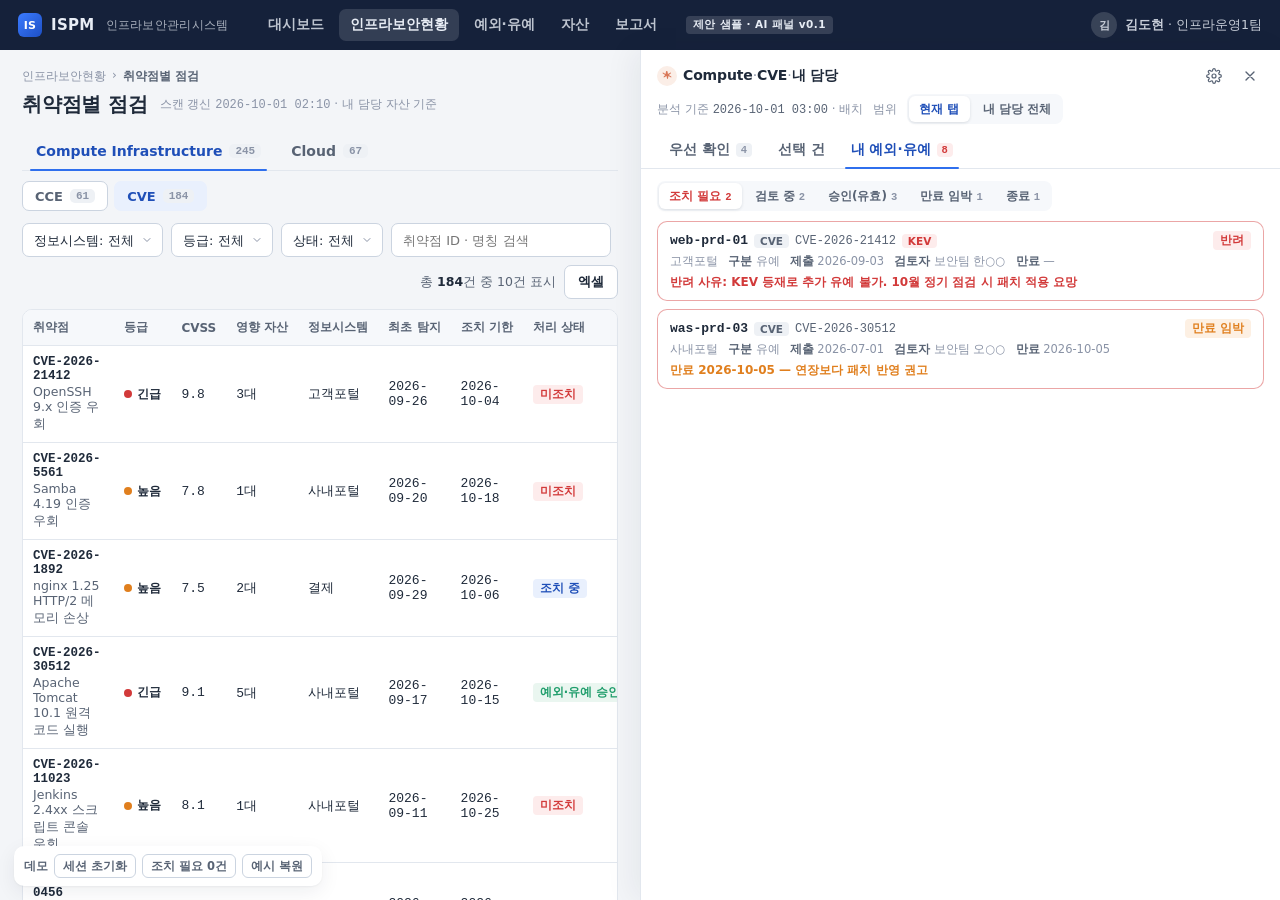
<file: design/ispm-vuln-check-ai-panel.html>
<!DOCTYPE html>
<html lang="ko">
<head>
  <meta charset="UTF-8" />
  <meta name="viewport" content="width=device-width, initial-scale=1.0" />
  <meta name="description" content="ISPM · 인프라보안현황 › 취약점별 점검 — AI 패널(슬라이딩 UI) 제안용 샘플 (기획 v0.1 · 2026-10-01)" />
  <title>ISPM — 취약점별 점검 · AI 패널 (제안 샘플)</title>
  <style>
    /* ============================================================
     * ISPM 취약점별 점검 — AI 패널(슬라이딩 UI) 제안용 샘플 · 기획 v0.1 (2026-10-01)
     *
     * · 좌측 = 기존 ISPM 취약점 목록(인프라 탭 › 유형 탭 › 행 = 취약점). 화면·탭·행 단위·열은 바꾸지 않는다는 전제
     * · 우측 = AI 패널. 밀어내기(push) 레이아웃 — 목록 폭을 줄이고 옆에 붙는다 (overlay 아님)
     * · 패널 섹션: 우선 확인 / 선택 건 / 내 예외·유예. 액션은 섹션 안 행·블록 단위(하단 고정 버튼 없음). 건 단위 [이 건 재분석]만 제공(전체 재분석 없음)
     * · AI 가 생성한 문장(근거 한 줄 · 심층 해석 · 경향 해석)은 크림 배경 + 스파크 아이콘으로 구분(--ai-*)
     * · 단일 파일 프로토타입. 데모 데이터는 설명용 예시값. 연동 지점은 "=== 연동 지점 ===" 주석
     * ============================================================ */
    :root {
      --top: #15213a; --top-ink: #e8edf5;
      --bg: #f3f5f8; --panel: #ffffff; --panel-2: #f6f8fb;
      --ink: #1f2a3a; --ink-soft: #586374; --ink-faint: #8a93a6;
      --line: #e2e7ee; --line-strong: #cbd4e0;
      --accent: #2f6fed; --accent-soft: #e9f0fd; --accent-ink: #1f4fb8;
      --danger: #d23a3a; --danger-soft: #fdecec;
      --ok: #1f9d6b; --ok-soft: #eaf6f0;
      --warn: #d4a017; --warn-soft: #fdf6e3; --warn-ink: #8a6410;
      --orange: #e07f1e; --orange-soft: #fdf0e3;
      --chip: #eef1f5;
      --shadow: 0 1px 2px rgba(20, 30, 50, .05), 0 6px 20px rgba(20, 30, 50, .07);
      --focus: 0 0 0 3px rgba(47, 111, 237, .25);
      --mono: "SFMono-Regular", "SF Mono", Menlo, Consolas, monospace;
      /* AI 생성 콘텐츠 */
      --ai-paper: #faf9f5; --ai-paper-2: #f3f1ea; --ai-line: #e8e5db; --ai-line-2: #d9d5c8;
      --ai-ink: #1f1e1d; --ai-ink-soft: #5e5d59; --ai-ink-faint: #8f8d86;
      --ai-accent: #d97757; --ai-accent-ink: #b8582f; --ai-accent-soft: #fbeee7; --ai-code: #efece3;
      --panel-w: 44%;
      color-scheme: light;
    }
    * { box-sizing: border-box; }
    html, body { height: 100%; }
    body { margin: 0; background: var(--bg); color: var(--ink); font-family: "Pretendard", "Apple SD Gothic Neo", "Segoe UI", system-ui, -apple-system, sans-serif; font-size: 14px; font-weight: 500; -webkit-font-smoothing: antialiased; display: flex; flex-direction: column; overflow: hidden; }
    [hidden] { display: none !important; }
    button, input, select { font-family: inherit; }
    :focus-visible { outline: none; box-shadow: var(--focus); }
    .mono { font-family: var(--mono); font-variant-numeric: tabular-nums; }

    /* ============================================================
     * 1. ISPM 셸 — 상단 바 · 좌측 메뉴 (기존 화면 가정)
     * ============================================================ */
    .topbar { height: 50px; background: var(--top); color: var(--top-ink); display: flex; align-items: center; gap: 18px; padding: 0 18px; flex: none; }
    .topbar .brand { font-weight: 800; font-size: 15px; letter-spacing: .02em; display: flex; align-items: center; gap: 9px; }
    .topbar .brand i { width: 24px; height: 24px; border-radius: 6px; background: linear-gradient(135deg, #3b7bff, #1d4fc4); display: grid; place-items: center; font-style: normal; font-size: 11px; font-weight: 800; color: #fff; }
    .topbar .brand small { font-weight: 500; opacity: .7; font-size: 12px; margin-left: 2px; }
    .topnav { display: flex; gap: 4px; margin-left: 10px; }
    .topnav a { color: var(--top-ink); text-decoration: none; font-size: 13.5px; font-weight: 600; padding: 7px 11px; border-radius: 7px; opacity: .8; }
    .topnav a.on { background: rgba(255, 255, 255, .13); opacity: 1; }
    .topbar .sp { flex: 1; }
    .topbar .me { font-size: 12.5px; opacity: .85; display: flex; align-items: center; gap: 8px; }
    .topbar .me b { font-weight: 700; }
    .topbar .me .av { width: 26px; height: 26px; border-radius: 50%; background: rgba(255, 255, 255, .18); display: grid; place-items: center; font-size: 11px; font-weight: 700; }
    .sample { font-size: 10.5px; font-weight: 700; letter-spacing: .04em; padding: 2px 7px; border-radius: 4px; background: rgba(255, 255, 255, .14); }

    .frame { flex: 1; min-height: 0; display: flex; }
    .sidenav { width: 212px; flex: none; background: var(--panel); border-right: 1px solid var(--line); padding: 14px 10px; overflow: auto; }
    .sidenav .cap { font-size: 11px; font-weight: 700; color: var(--ink-faint); letter-spacing: .05em; padding: 8px 10px 4px; }
    .sidenav a { display: block; padding: 7px 10px; border-radius: 7px; font-size: 13.5px; color: var(--ink-soft); text-decoration: none; font-weight: 600; }
    .sidenav a.on { background: var(--accent-soft); color: var(--accent-ink); }
    .sidenav a.sub { padding-left: 22px; font-weight: 500; font-size: 13px; }

    /* ============================================================
     * 2. 작업 영역 — 목록(좌) + AI 패널(우, push)
     * ============================================================ */
    .work { flex: 1; min-width: 0; display: flex; position: relative; }
    .page { flex: 1; min-width: 0; overflow: auto; padding: 18px 22px 40px; transition: padding-right .22s; }
    .crumb { font-size: 12px; color: var(--ink-faint); display: flex; gap: 6px; margin-bottom: 6px; }
    .crumb b { color: var(--ink-soft); font-weight: 600; }
    .ptitle { display: flex; align-items: center; gap: 12px; margin-bottom: 14px; }
    .ptitle h1 { margin: 0; font-size: 20px; font-weight: 700; letter-spacing: -.01em; }
    .ptitle .meta { font-size: 12px; color: var(--ink-faint); }

    .tabs { display: flex; gap: 2px; border-bottom: 1px solid var(--line); margin-bottom: 10px; }
    .tab { height: 38px; padding: 0 14px; border: none; background: none; cursor: pointer; font-size: 14px; font-weight: 600; color: var(--ink-soft); position: relative; display: inline-flex; align-items: center; gap: 7px; }
    .tab .n { font-family: var(--mono); font-size: 11px; font-weight: 700; padding: 1px 6px; border-radius: 5px; background: var(--chip); color: var(--ink-faint); }
    .tab[aria-selected="true"] { color: var(--accent-ink); }
    .tab[aria-selected="true"]::after { content: ""; position: absolute; left: 8px; right: 8px; bottom: -1px; height: 2px; background: var(--accent); border-radius: 2px; }
    .tabs.sub { border-bottom: none; margin-bottom: 12px; gap: 6px; }
    .tabs.sub .tab { height: 30px; padding: 0 12px; border-radius: 7px; font-size: 13px; background: var(--panel); border: 1px solid var(--line-strong); }
    .tabs.sub .tab[aria-selected="true"] { background: var(--accent-soft); border-color: transparent; }
    .tabs.sub .tab[aria-selected="true"]::after { display: none; }

    .toolbar { display: flex; gap: 8px; align-items: center; margin-bottom: 10px; flex-wrap: wrap; }
    .select, .input { height: 34px; padding: 0 11px; border: 1px solid var(--line-strong); border-radius: 7px; background: var(--panel); font-size: 13px; color: var(--ink); font-weight: 500; }
    .select { appearance: none; -webkit-appearance: none; padding-right: 28px; cursor: pointer; background-image: url("data:image/svg+xml,%3Csvg xmlns='http://www.w3.org/2000/svg' viewBox='0 0 24 24' fill='none' stroke='%238a93a6' stroke-width='2' stroke-linecap='round' stroke-linejoin='round'%3E%3Cpath d='m6 9 6 6 6-6'/%3E%3C/svg%3E"); background-repeat: no-repeat; background-position: right 9px center; background-size: 12px; }
    .input { width: 220px; }
    .toolbar .sp { flex: 1; }
    .toolbar .cnt { font-size: 12.5px; color: var(--ink-soft); }
    .toolbar .cnt b { color: var(--ink); }

    .btn { height: 34px; padding: 0 13px; border: 1px solid var(--line-strong); border-radius: 7px; background: var(--panel); color: var(--ink); font-size: 13px; font-weight: 600; cursor: pointer; display: inline-flex; align-items: center; gap: 6px; white-space: nowrap; transition: border-color .12s, background .12s; }
    .btn:hover { border-color: var(--accent); }
    .btn.primary { background: var(--accent); border-color: var(--accent); color: #fff; }
    .btn.primary:hover { filter: brightness(1.08); }
    .btn.ghost { border-color: transparent; background: none; color: var(--ink-soft); }
    .btn.ghost:hover { background: var(--panel-2); color: var(--ink); }
    .btn.sm { height: 28px; padding: 0 9px; font-size: 12px; border-radius: 6px; }
    .btn.xs { height: 24px; padding: 0 7px; font-size: 11.5px; border-radius: 5px; }
    .btn:disabled { opacity: .45; cursor: not-allowed; }
    .btn svg { width: 14px; height: 14px; flex: none; }

    .list { background: var(--panel); border: 1px solid var(--line); border-radius: 10px; overflow: hidden; }
    .list table { width: 100%; border-collapse: collapse; }
    .list th { text-align: left; font-size: 12px; font-weight: 700; color: var(--ink-soft); padding: 9px 10px; background: var(--panel-2); border-bottom: 1px solid var(--line); white-space: nowrap; }
    .list td { padding: 9px 10px; border-bottom: 1px solid var(--line); font-size: 13px; vertical-align: middle; }
    .list tbody tr { cursor: pointer; transition: background .12s; }
    .list tbody tr:hover { background: var(--panel-2); }
    .list tbody tr.sel { background: var(--accent-soft); box-shadow: inset 3px 0 0 var(--accent); }
    .list tbody tr:last-child td { border-bottom: none; }
    .list .vid { font-family: var(--mono); font-weight: 700; font-size: 12.5px; color: var(--ink); }
    .list .vname { color: var(--ink-soft); font-size: 12.5px; margin-top: 1px; }
    .grade { display: inline-flex; align-items: center; gap: 5px; font-size: 12px; font-weight: 700; white-space: nowrap; }
    .grade::before { content: ""; width: 8px; height: 8px; border-radius: 50%; background: var(--ink-faint); }
    .grade.g4::before { background: var(--danger); } .grade.g3::before { background: var(--orange); } .grade.g2::before { background: var(--warn); } .grade.g1::before { background: var(--ok); }
    .st { display: inline-flex; font-size: 11.5px; font-weight: 700; padding: 2px 7px; border-radius: 4px; background: var(--chip); color: var(--ink-soft); white-space: nowrap; }
    .st.open { background: var(--danger-soft); color: var(--danger); }
    .st.prog { background: var(--accent-soft); color: var(--accent-ink); }
    .st.appr { background: var(--ok-soft); color: var(--ok); }
    .st.rej { background: var(--danger-soft); color: var(--danger); }
    .st.rev { background: var(--warn-soft); color: var(--warn-ink); }
    .st.exp { background: var(--orange-soft); color: var(--orange); }
    .st.done { background: var(--chip); color: var(--ink-faint); }
    .dd { font-family: var(--mono); font-weight: 700; font-size: 12.5px; }
    .dd.urgent { color: var(--danger); }
    .dd.soon { color: var(--orange); }
    .bd { display: inline-flex; align-items: center; gap: 3px; font-size: 10.5px; font-weight: 700; padding: 1px 6px; border-radius: 4px; background: var(--chip); color: var(--ink-soft); white-space: nowrap; vertical-align: 1px; }
    .bd.kev { background: var(--danger-soft); color: var(--danger); }
    .bd.comb { background: var(--ai-accent-soft); color: var(--ai-accent-ink); }
    .bd.re { background: var(--orange-soft); color: var(--orange); }
    .bd.info { background: transparent; border: 1px solid var(--line-strong); }
    .bd.ai { background: var(--ai-accent-soft); color: var(--ai-accent-ink); }
    .pager { display: flex; align-items: center; gap: 6px; justify-content: flex-end; padding: 10px 2px; font-size: 12.5px; color: var(--ink-faint); }
    .pager button { height: 26px; min-width: 26px; border: none; background: none; border-radius: 6px; font-size: 12.5px; font-weight: 600; color: var(--ink-soft); cursor: pointer; }
    .pager button.on { background: var(--accent-soft); color: var(--accent-ink); }

    /* ============================================================
     * 3. AI 패널 — 우측 고정 버튼 + 밀어내기 패널
     * ============================================================ */
    /* 우측 고정 버튼 — 가로쓰기 2단('AI' / '분석') + 배지 세로 적층 */
    .ai-fab { position: absolute; right: 0; top: 50%; transform: translateY(-50%); z-index: 30; display: flex; flex-direction: column; align-items: center; gap: 6px; width: 58px; padding: 12px 6px 10px; border: none; border-radius: 10px 0 0 10px; background: linear-gradient(180deg, #2f6fed, #1d4fc4); color: #fff; font-size: 13px; font-weight: 800; line-height: 1.1; cursor: pointer; box-shadow: -4px 0 18px rgba(20, 60, 160, .28); letter-spacing: .02em; transition: transform .22s, opacity .18s; }
    .ai-fab svg { width: 18px; height: 18px; }
    .ai-fab .lbl { display: flex; flex-direction: column; align-items: center; gap: 2px; }
    .ai-fab .bg { display: flex; flex-direction: column; gap: 3px; margin-top: 2px; }
    .ai-fab .bg span { font-family: var(--mono); font-size: 10.5px; font-weight: 700; padding: 2px 5px; border-radius: 8px; background: rgba(255, 255, 255, .22); white-space: nowrap; text-align: center; }
    .ai-fab .bg span.need { background: #ff6b6b; color: #fff; }
    body.panel-open .ai-fab { transform: translate(110%, -50%); opacity: 0; pointer-events: none; }

    .ai-panel { width: 0; flex: none; overflow: hidden; background: var(--panel); border-left: 1px solid var(--line); display: flex; flex-direction: column; transition: width .22s ease; box-shadow: -8px 0 28px rgba(20, 30, 50, .06); }
    body.panel-open .ai-panel { width: var(--panel-w); }
    .ai-panel > * { min-width: 420px; }
    .ph { padding: 12px 16px 0; border-bottom: 1px solid var(--line); flex: none; }
    .ph-row { display: flex; align-items: center; gap: 8px; }
    .ph-ctx { font-size: 14px; font-weight: 800; letter-spacing: -.01em; display: flex; align-items: center; gap: 6px; }
    .ph-ctx .sep { color: var(--ink-faint); font-weight: 500; }
    .ph-ctx .spark { width: 20px; height: 20px; border-radius: 50%; background: var(--ai-accent-soft); color: var(--ai-accent); display: grid; place-items: center; }
    .ph-ctx .spark svg { width: 12px; height: 12px; }
    .ph .sp { flex: 1; }
    .ph-ic { width: 28px; height: 28px; border: none; background: none; border-radius: 7px; color: var(--ink-soft); cursor: pointer; display: grid; place-items: center; position: relative; }
    .ph-ic:hover { background: var(--panel-2); color: var(--ink); }
    .ph-ic svg { width: 16px; height: 16px; }
    .ph-meta { display: flex; align-items: center; gap: 10px; margin-top: 4px; font-size: 12px; color: var(--ink-faint); flex-wrap: wrap; }
    .ph-meta .mono { color: var(--ink-soft); }
    .seg { display: inline-flex; gap: 3px; padding: 2px; border-radius: 8px; background: var(--panel-2); }
    .seg button { height: 26px; padding: 0 10px; border: none; border-radius: 6px; background: none; cursor: pointer; font-size: 12px; font-weight: 600; color: var(--ink-soft); }
    .seg button.on { background: var(--panel); color: var(--accent-ink); box-shadow: 0 1px 3px rgba(20, 30, 50, .12); }
    .seg button .n { font-family: var(--mono); font-size: 10.5px; margin-left: 4px; color: var(--ink-faint); }
    .seg button.need.on, .seg button.need .n { color: var(--danger); }
    .ptabs { display: flex; gap: 2px; margin-top: 8px; }
    .ptab { height: 36px; padding: 0 12px; border: none; background: none; cursor: pointer; font-size: 13.5px; font-weight: 600; color: var(--ink-soft); position: relative; display: inline-flex; align-items: center; gap: 6px; }
    .ptab[aria-selected="true"] { color: var(--accent-ink); }
    .ptab[aria-selected="true"]::after { content: ""; position: absolute; left: 6px; right: 6px; bottom: -1px; height: 2px; background: var(--accent); border-radius: 2px; }
    .ptab .n { font-family: var(--mono); font-size: 10.5px; font-weight: 700; padding: 1px 5px; border-radius: 4px; background: var(--chip); color: var(--ink-faint); }
    .ptab .n.need { background: var(--danger-soft); color: var(--danger); }
    .ptab .n.sel { background: var(--accent-soft); color: var(--accent-ink); }
    .settings-menu { position: absolute; right: 0; top: calc(100% + 4px); z-index: 5; min-width: 200px; padding: 6px; background: var(--panel); border: 1px solid var(--line); border-radius: 9px; box-shadow: var(--shadow); text-align: left; }
    .settings-menu .mh { font-size: 11px; color: var(--ink-faint); font-weight: 700; padding: 4px 8px; }
    .settings-menu label { display: flex; align-items: center; gap: 8px; padding: 6px 8px; border-radius: 6px; font-size: 12.5px; cursor: pointer; }
    .settings-menu label:hover { background: var(--panel-2); }
    .settings-menu input { accent-color: var(--accent); }

    .pbody { flex: 1; min-height: 0; overflow: auto; padding: 12px 16px 18px; }
    .pop-wrap { position: relative; }
    .pop { position: absolute; left: 0; bottom: calc(100% + 6px); z-index: 20; min-width: 220px; padding: 6px; background: var(--panel); border: 1px solid var(--line); border-radius: 9px; box-shadow: 0 10px 28px rgba(20, 30, 50, .16); }
    .pop button { display: block; width: 100%; text-align: left; padding: 7px 9px; border: none; background: none; border-radius: 6px; font-size: 12.5px; font-weight: 600; color: var(--ink); cursor: pointer; }
    .pop button:hover { background: var(--panel-2); }
    .pop .ph2 { font-size: 11px; color: var(--ink-faint); font-weight: 700; padding: 4px 9px 6px; }
    .pop .ps { font-size: 11px; color: var(--ink-faint); font-weight: 500; display: block; margin-top: 1px; }

    /* 섹션 공통 */
    .sum { background: var(--panel-2); border-radius: 10px; padding: 11px 13px; margin-bottom: 12px; }
    .sum .big { display: flex; align-items: baseline; gap: 8px; font-size: 13px; color: var(--ink-soft); font-weight: 600; flex-wrap: wrap; }
    .sum .big b { font-family: var(--mono); font-size: 20px; font-weight: 700; color: var(--ink); letter-spacing: -.02em; }
    .sum .big b.hi { color: var(--accent-ink); font-size: 24px; }
    .sum .big .arr { color: var(--accent-ink); }
    .sum .line { font-size: 12px; color: var(--ink-faint); margin-top: 3px; font-family: var(--mono); }
    .sum .line .kev { color: var(--danger); }
    .sum .mine { margin-top: 7px; padding-top: 7px; border-top: 1px solid var(--line); font-size: 12.5px; display: flex; align-items: center; gap: 6px; flex-wrap: wrap; }
    .sum .mine button { background: none; border: none; padding: 0; font: inherit; font-weight: 700; color: var(--accent-ink); cursor: pointer; display: inline-flex; align-items: center; gap: 4px; }
    .sum .mine button:hover { text-decoration: underline; }
    .sum .mine .need { color: var(--danger); font-weight: 700; }
    .sec-ctl { display: flex; align-items: center; gap: 8px; margin-bottom: 8px; font-size: 12px; color: var(--ink-faint); flex-wrap: wrap; }
    .sec-ctl .sp { flex: 1; }
    .sec-ctl label { display: inline-flex; align-items: center; gap: 5px; cursor: pointer; }
    .sec-ctl input { accent-color: var(--accent); }
    .select.xs { height: 26px; font-size: 12px; padding: 0 24px 0 8px; background-position: right 7px center; }

    /* 우선 확인 카드 */
    .pc { border: 1px solid var(--line); border-radius: 10px; padding: 10px 12px; margin-bottom: 8px; cursor: pointer; background: var(--panel); transition: border-color .12s, box-shadow .12s; }
    .pc:hover { border-color: var(--line-strong); box-shadow: var(--shadow); }
    .pc.sel { border-color: var(--accent); box-shadow: 0 0 0 1px var(--accent) inset; }
    .pc.off { opacity: .55; }
    .pc .l1 { display: flex; align-items: center; gap: 6px; flex-wrap: wrap; }
    .pc .no { font-family: var(--mono); font-size: 11px; font-weight: 700; color: var(--ink-faint); width: 16px; }
    .pc .vt { font-family: var(--mono); font-size: 10px; font-weight: 700; padding: 1px 5px; border-radius: 4px; background: var(--chip); color: var(--ink-soft); }
    .pc .vid { font-family: var(--mono); font-weight: 700; font-size: 13px; }
    .pc .vname { font-size: 12.5px; color: var(--ink-soft); }
    .pc .sys { margin-left: auto; font-size: 12px; color: var(--ink-soft); font-weight: 600; white-space: nowrap; }
    .pc .sys b { color: var(--ink); font-family: var(--mono); }
    .pc .l2 { display: flex; align-items: center; gap: 8px; margin-top: 5px; font-size: 12.5px; color: var(--ai-ink); padding-left: 22px; }
    .pc .l2 .ai-say { flex: 1; min-width: 0; display: flex; align-items: center; gap: 6px; }
    .pc .l2 .ai-say::before { content: ""; width: 12px; height: 12px; flex: none; background: url("data:image/svg+xml,%3Csvg xmlns='http://www.w3.org/2000/svg' viewBox='0 0 24 24' fill='%23d97757'%3E%3Cpath d='M12 2.2c.5 0 .9.4 1 .9l.9 5.1 4.4-2.8c.4-.3 1-.2 1.3.2.3.4.2 1-.2 1.3L15.6 10l4.8 3.1c.4.3.5.9.2 1.3-.3.4-.9.5-1.3.2l-4.4-2.8-.9 5.1c-.1.5-.5.9-1 .9s-.9-.4-1-.9l-.9-5.1-4.4 2.8c-.4.3-1 .2-1.3-.2-.3-.4-.2-1 .2-1.3L8.4 10 3.6 6.9c-.4-.3-.5-.9-.2-1.3.3-.4.9-.5 1.3-.2l4.4 2.8.9-5.1c.1-.5.5-.9 1-.9z'/%3E%3C/svg%3E") center/contain no-repeat; }
    .conf { font-size: 11px; color: var(--ink-faint); white-space: nowrap; }
    .pc .l3 { display: flex; align-items: center; gap: 8px; margin-top: 5px; font-size: 11.5px; color: var(--ink-soft); padding-left: 22px; flex-wrap: wrap; }
    .pc .l3 .k { color: var(--ink-faint); font-weight: 700; }
    .pc .l3 .v { font-family: var(--mono); }
    .pc .l3 .v .need { color: var(--danger); font-weight: 700; }
    .pc .l3 .v .soon { color: var(--orange); font-weight: 700; }
    .pc .l3 .bar { width: 1px; height: 12px; background: var(--line-strong); }

    /* 선택 건 섹션 */
    .sel-head { display: flex; align-items: center; gap: 8px; margin-bottom: 10px; flex-wrap: wrap; }
    .sel-head .back { height: 26px; padding: 0 8px; border: none; background: none; color: var(--ink-soft); font-size: 12px; font-weight: 600; cursor: pointer; border-radius: 6px; display: inline-flex; align-items: center; gap: 4px; }
    .sel-head .back:hover { background: var(--panel-2); color: var(--ink); }
    .sel-head .back svg { width: 13px; height: 13px; }
    .sel-head .vid { font-family: var(--mono); font-weight: 800; font-size: 15px; }
    .sel-head .vname { font-size: 13px; color: var(--ink-soft); }
    .sel-head .scope { margin-left: auto; font-size: 11.5px; color: var(--ink-faint); display: inline-flex; align-items: center; gap: 6px; }
    .sel-head .scope .x { border: none; background: var(--chip); border-radius: 10px; width: 16px; height: 16px; font-size: 10px; cursor: pointer; color: var(--ink-soft); }
    .blk { border: 1px solid var(--line); border-radius: 10px; margin-bottom: 10px; overflow: hidden; }
    .blk > summary { list-style: none; cursor: pointer; display: flex; align-items: center; gap: 8px; padding: 9px 12px; font-size: 13px; font-weight: 700; background: var(--panel-2); user-select: none; }
    .blk > summary::-webkit-details-marker { display: none; }
    .blk > summary .no { width: 18px; height: 18px; border-radius: 5px; background: var(--accent-soft); color: var(--accent-ink); font-size: 11px; font-weight: 800; display: grid; place-items: center; font-family: var(--mono); }
    .blk > summary .q { margin-left: auto; font-size: 11px; font-weight: 600; color: var(--ink-faint); }
    .blk > summary .chev { width: 14px; height: 14px; color: var(--ink-faint); transition: transform .15s; }
    .blk[open] > summary .chev { transform: rotate(180deg); }
    .blk .bb { padding: 10px 12px 12px; font-size: 12.5px; line-height: 1.55; }
    .fac { list-style: none; margin: 0; padding: 0; display: flex; flex-direction: column; gap: 5px; }
    .fac li { display: grid; grid-template-columns: 92px 1fr auto; gap: 8px; align-items: baseline; }
    .fac .k { font-weight: 700; color: var(--ink); }
    .fac .src { font-size: 11px; color: var(--ink-faint); white-space: nowrap; }
    .due { margin-top: 8px; padding: 7px 10px; border-radius: 7px; background: var(--danger-soft); color: var(--danger); font-size: 12.5px; font-weight: 600; display: flex; gap: 8px; align-items: center; }
    .due.soon { background: var(--orange-soft); color: var(--orange); }
    .due.ok { background: var(--panel-2); color: var(--ink-soft); }
    .due .mono { font-weight: 700; }
    .mini { width: 100%; border-collapse: collapse; margin-top: 8px; font-size: 12px; }
    .mini th { text-align: left; font-size: 11px; font-weight: 700; color: var(--ink-faint); padding: 5px 7px; border-bottom: 1px solid var(--line); white-space: nowrap; }
    .mini td { padding: 6px 7px; border-bottom: 1px solid var(--line); vertical-align: middle; }
    .mini tr:last-child td { border-bottom: none; }
    .mini tr.sel td { background: var(--accent-soft); }
    .mini tr.clickable { cursor: pointer; }
    .mini tr.clickable:hover td { background: var(--panel-2); }
    .mini .mono { font-weight: 700; }
    .mini input[type="checkbox"] { accent-color: var(--accent); }
    .mini .acts { display: inline-flex; gap: 4px; flex-wrap: wrap; }
    .mini .rej-note { font-size: 11px; color: var(--danger); display: block; }

    /* AI 생성 블록 (심층 해석 · 경향 해석) */
    .ai-box { margin-top: 8px; padding: 9px 11px; border-radius: 9px; background: var(--ai-paper); border: 1px solid var(--ai-line); color: var(--ai-ink); font-size: 12.5px; line-height: 1.6; display: grid; grid-template-columns: 20px 1fr; gap: 8px; }
    .ai-box .sp { width: 20px; height: 20px; border-radius: 50%; background: var(--ai-accent-soft); color: var(--ai-accent); display: grid; place-items: center; }
    .ai-box .sp svg { width: 11px; height: 11px; }
    .ai-box .lbl { font-size: 10.5px; font-weight: 700; color: var(--ai-ink-faint); letter-spacing: .03em; margin-bottom: 2px; display: flex; align-items: center; gap: 6px; }
    .ai-box .lbl .rt { font-weight: 500; }
    .ai-box code { font-family: var(--mono); font-size: 11.5px; background: var(--ai-code); padding: 1px 4px; border-radius: 3px; }
    .ai-box .cur::after { content: "▍"; color: var(--ai-accent); animation: blink 1s steps(2) infinite; }
    @keyframes blink { to { opacity: 0; } }
    .skel { height: 12px; border-radius: 6px; background: linear-gradient(90deg, var(--panel-2), #e9edf3, var(--panel-2)); background-size: 200% 100%; animation: sk 1.1s infinite; margin: 6px 0; }
    @keyframes sk { 0% { background-position: 200% 0; } 100% { background-position: -200% 0; } }

    /* 타임라인 (예외·유예 이력) */
    .tl { margin: 4px 0 0; padding: 0; list-style: none; border-left: 2px solid var(--line-strong); margin-left: 6px; }
    .tl li { position: relative; padding: 0 0 8px 14px; font-size: 12.5px; }
    .tl li::before { content: ""; position: absolute; left: -6px; top: 5px; width: 8px; height: 8px; border-radius: 50%; background: var(--ink-faint); border: 2px solid var(--panel); }
    .tl li.rej::before { background: var(--danger); }
    .tl li.appr::before { background: var(--ok); }
    .tl li.rev::before { background: var(--warn); }
    .tl .d { font-family: var(--mono); font-weight: 700; color: var(--ink-soft); margin-right: 6px; }
    .tl .why { margin-top: 4px; padding: 8px 10px; border-radius: 7px; background: var(--danger-soft); color: var(--danger); font-weight: 600; line-height: 1.5; }
    .tl .why small { display: block; font-weight: 500; color: var(--ink-soft); margin-top: 3px; font-size: 11.5px; }
    .tl .ra { margin-top: 6px; display: flex; gap: 6px; }
    .tl-asset { font-family: var(--mono); font-weight: 800; font-size: 12.5px; margin: 6px 0 4px; display: flex; align-items: center; gap: 6px; }
    details.fold summary { list-style: none; cursor: pointer; font-size: 12px; color: var(--accent-ink); font-weight: 700; margin-top: 6px; }
    details.fold summary::-webkit-details-marker { display: none; }

    /* 내 예외·유예 카드 */
    .xc { border: 1px solid var(--line); border-radius: 10px; padding: 9px 12px; margin-bottom: 8px; cursor: pointer; background: var(--panel); }
    .xc:hover { border-color: var(--line-strong); box-shadow: var(--shadow); }
    .xc.need { border-color: rgba(210, 58, 58, .45); }
    .xc .l1 { display: flex; align-items: center; gap: 6px; flex-wrap: wrap; }
    .xc .asset { font-family: var(--mono); font-weight: 800; font-size: 13px; }
    .xc .vid { font-family: var(--mono); font-size: 12px; color: var(--ink-soft); }
    .xc .l2 { margin-top: 4px; font-size: 11.5px; color: var(--ink-faint); display: flex; gap: 10px; flex-wrap: wrap; }
    .xc .l2 b { color: var(--ink-soft); font-weight: 600; }
    .xc .why { margin-top: 5px; font-size: 12px; color: var(--danger); font-weight: 600; }

    /* 판단 의견 · 재분석 */
    .op-box { margin-top: 10px; padding: 10px 12px; border-radius: 9px; border: 1px dashed var(--line-strong); background: var(--panel-2); }
    .op-box .t { font-size: 12.5px; font-weight: 700; display: flex; align-items: center; gap: 8px; }
    .op-box .scope { font-size: 11.5px; color: var(--ink-faint); margin-top: 2px; }
    .op-box .scope b { color: var(--ink-soft); font-family: var(--mono); }
    .op-box textarea { width: 100%; margin-top: 8px; min-height: 52px; padding: 7px 9px; border: 1px solid var(--line-strong); border-radius: 7px; font-size: 12.5px; resize: vertical; font-family: inherit; }
    .op-box .row { display: flex; gap: 6px; margin-top: 8px; align-items: center; }
    .op-box .row .sp { flex: 1; }
    .re-btn { background: linear-gradient(135deg, var(--ai-accent), #c15f3c); color: #fff; border: none; }
    .re-btn:hover { filter: brightness(1.06); }
    .re-run { display: flex; align-items: center; gap: 8px; font-size: 12.5px; color: var(--ink-soft); margin-top: 8px; }
    .re-run .spin { width: 14px; height: 14px; border: 2px solid var(--line-strong); border-top-color: var(--ai-accent); border-radius: 50%; animation: spin .8s linear infinite; }
    @keyframes spin { to { transform: rotate(360deg); } }
    .re-res { margin-top: 8px; padding: 9px 11px; border-radius: 8px; font-size: 12.5px; line-height: 1.55; border: 1px solid var(--ai-line); background: var(--ai-paper); color: var(--ai-ink); }
    .re-res b { font-weight: 800; }
    .re-res .tag { display: inline-flex; font-size: 10.5px; font-weight: 700; padding: 1px 6px; border-radius: 4px; margin-right: 6px; }
    .re-res .tag.chg { background: var(--accent-soft); color: var(--accent-ink); }
    .re-res .tag.keep { background: var(--chip); color: var(--ink-soft); }
    .re-res small { display: block; color: var(--ai-ink-faint); margin-top: 3px; font-size: 11.5px; }
    .note-e { margin-top: 8px; padding: 8px 10px; border-radius: 8px; background: var(--accent-soft); color: var(--accent-ink); font-size: 12.5px; font-weight: 600; }

    .toast { position: fixed; left: 50%; bottom: 24px; transform: translate(-50%, 12px); z-index: 90; max-width: min(560px, calc(100vw - 32px)); padding: 11px 15px; border-radius: 10px; background: var(--top); color: #eaf2fb; font-size: 13px; line-height: 1.55; font-weight: 600; box-shadow: 0 16px 40px rgba(8, 24, 48, .34); opacity: 0; visibility: hidden; transition: opacity .16s, transform .16s; }
    .toast.open { opacity: 1; visibility: visible; transform: translate(-50%, 0); }
    .toast b { color: #fff; }
    .demo { position: fixed; left: 14px; bottom: 14px; z-index: 50; background: var(--panel); border-radius: 10px; box-shadow: var(--shadow); padding: 8px 10px; font-size: 11.5px; color: var(--ink-faint); display: flex; align-items: center; gap: 6px; }
    .demo b { color: var(--ink-soft); }
    .demo button { height: 24px; padding: 0 8px; border: 1px solid var(--line-strong); border-radius: 6px; background: var(--panel); font-size: 11.5px; font-weight: 600; cursor: pointer; color: var(--ink-soft); }
    .demo button:hover { border-color: var(--accent); color: var(--accent-ink); }
    .empty { padding: 26px 12px; text-align: center; color: var(--ink-faint); font-size: 13px; }
    .empty b { color: var(--ink-soft); display: block; margin-bottom: 4px; }

    @media (max-width: 1280px) { :root { --panel-w: 50%; } .sidenav { display: none; } }
  </style>
</head>
<body>
  <!--
    ISPM › 인프라보안현황 › 취약점별 점검 — AI 패널(슬라이딩 UI) 제안 샘플
    · 좌측 목록은 기존 ISPM 화면을 가정한 재현(열·탭·행 단위 변경 없음)
    · 우측 AI 패널은 ISPM 프런트 공통 컴포넌트. 화면 맥락(인프라·유형·정보시스템 필터·선택 행)을 어댑터로 넘긴다
    · AgentOn은 API 로만 결과를 전달 — 배치 선계산(우선순위·집계) + 건 단위 재분석 + 선택 시 LLM 해석
  -->
  <header class="topbar">
    <div class="brand"><i>IS</i>ISPM <small>인프라보안관리시스템</small></div>
    <nav class="topnav"><a href="#">대시보드</a><a href="#" class="on">인프라보안현황</a><a href="#">예외·유예</a><a href="#">자산</a><a href="#">보고서</a></nav>
    <span class="sample">제안 샘플 · AI 패널 v0.1</span>
    <div class="sp"></div>
    <div class="me"><span class="av">김</span><span><b>김도현</b> · 인프라운영1팀</span></div>
  </header>

  <div class="frame">
    <aside class="sidenav">
      <div class="cap">인프라보안현황</div>
      <a href="#">인프라 현황</a>
      <a href="#" class="on">취약점별 점검</a>
      <a href="#" class="sub">자산별 점검</a>
      <a href="#" class="sub">점검 이력</a>
      <div class="cap">예외·유예</div>
      <a href="#">신청·결재</a>
      <a href="#">내 신청 현황</a>
      <div class="cap">자산</div>
      <a href="#">자산 인벤토리</a>
      <a href="#">담당자 매핑</a>
    </aside>

    <div class="work">
      <!-- ===== 기존 취약점 목록 (변경 없음 가정) ===== -->
      <main class="page" id="page">
        <div class="crumb"><span>인프라보안현황</span><span>›</span><b>취약점별 점검</b></div>
        <div class="ptitle"><h1>취약점별 점검</h1><span class="meta">스캔 갱신 <span class="mono">2026-10-01 02:10</span> · 내 담당 자산 기준</span></div>

        <div class="tabs" role="tablist" aria-label="인프라">
          <button class="tab" role="tab" data-infra="Compute" aria-selected="true">Compute Infrastructure <span class="n" id="nCompute"></span></button>
          <button class="tab" role="tab" data-infra="Cloud" aria-selected="false">Cloud <span class="n" id="nCloud"></span></button>
        </div>
        <div class="tabs sub" role="tablist" aria-label="취약점 유형">
          <button class="tab" role="tab" data-type="CCE" aria-selected="false">CCE <span class="n" id="nCCE"></span></button>
          <button class="tab" role="tab" data-type="CVE" aria-selected="true">CVE <span class="n" id="nCVE"></span></button>
        </div>

        <div class="toolbar">
          <select class="select" id="fSys" aria-label="정보시스템"><option value="">정보시스템: 전체</option><option>고객포털</option><option>사내포털</option><option>결제</option></select>
          <select class="select" aria-label="등급"><option>등급: 전체</option><option>긴급</option><option>높음</option><option>중간</option><option>낮음</option></select>
          <select class="select" aria-label="처리 상태"><option>상태: 전체</option><option>미조치</option><option>조치 중</option><option>예외·유예</option><option>조치 완료</option></select>
          <input class="input" type="text" placeholder="취약점 ID · 명칭 검색" aria-label="검색" />
          <div class="sp"></div>
          <span class="cnt" id="listCnt"></span>
          <button class="btn" type="button" data-stub="엑셀 다운로드">엑셀</button>
        </div>

        <div class="list">
          <table aria-label="취약점 목록">
            <thead><tr><th style="width:34%">취약점</th><th>등급</th><th>CVSS</th><th>영향 자산</th><th>정보시스템</th><th>최초 탐지</th><th>조치 기한</th><th>처리 상태</th></tr></thead>
            <tbody id="listBody"></tbody>
          </table>
        </div>
        <div class="pager"><span id="pagerInfo"></span><button type="button">‹</button><button type="button" class="on">1</button><button type="button">2</button><button type="button">3</button><button type="button">›</button></div>
      </main>

      <!-- ===== 우측 고정 버튼 ===== -->
      <button class="ai-fab" type="button" id="aiFab" aria-controls="aiPanel" aria-expanded="false">
        <svg viewBox="0 0 24 24" fill="currentColor" aria-hidden="true"><path d="M12 2.2c.5 0 .9.4 1 .9l.9 5.1 4.4-2.8c.4-.3 1-.2 1.3.2.3.4.2 1-.2 1.3L15.6 10l4.8 3.1c.4.3.5.9.2 1.3-.3.4-.9.5-1.3.2l-4.4-2.8-.9 5.1c-.1.5-.5.9-1 .9s-.9-.4-1-.9l-.9-5.1-4.4 2.8c-.4.3-1 .2-1.3-.2-.3-.4-.2-1 .2-1.3L8.4 10 3.6 6.9c-.4-.3-.5-.9-.2-1.3.3-.4.9-.5 1.3-.2l4.4 2.8.9-5.1c.1-.5.5-.9 1-.9z"/></svg>
        <span class="lbl"><span>AI</span><span>분석</span></span>
        <span class="bg" id="fabBadge"></span>
      </button>

      <!-- ===== AI 패널 (push) ===== -->
      <aside class="ai-panel" id="aiPanel" aria-label="AI 분석 패널">
        <div class="ph">
          <div class="ph-row">
            <div class="ph-ctx"><span class="spark"><svg viewBox="0 0 24 24" fill="currentColor"><path d="M12 2.2c.5 0 .9.4 1 .9l.9 5.1 4.4-2.8c.4-.3 1-.2 1.3.2.3.4.2 1-.2 1.3L15.6 10l4.8 3.1c.4.3.5.9.2 1.3-.3.4-.9.5-1.3.2l-4.4-2.8-.9 5.1c-.1.5-.5.9-1 .9s-.9-.4-1-.9l-.9-5.1-4.4 2.8c-.4.3-1 .2-1.3-.2-.3-.4-.2-1 .2-1.3L8.4 10 3.6 6.9c-.4-.3-.5-.9-.2-1.3.3-.4.9-.5 1.3-.2l4.4 2.8.9-5.1c.1-.5.5-.9 1-.9z"/></svg></span><span id="ctxLine"></span></div>
            <div class="sp"></div>
            <div style="position:relative">
              <button class="ph-ic" type="button" id="btnSettings" aria-label="패널 설정" title="자동 열림 설정"><svg viewBox="0 0 24 24" fill="none" stroke="currentColor" stroke-width="1.8" stroke-linecap="round" stroke-linejoin="round"><circle cx="12" cy="12" r="3"/><path d="M19.4 15a1.7 1.7 0 0 0 .3 1.8l.1.1a2 2 0 1 1-2.8 2.8l-.1-.1a1.7 1.7 0 0 0-1.8-.3 1.7 1.7 0 0 0-1 1.5V21a2 2 0 1 1-4 0v-.1a1.7 1.7 0 0 0-1.1-1.5 1.7 1.7 0 0 0-1.8.3l-.1.1a2 2 0 1 1-2.8-2.8l.1-.1a1.7 1.7 0 0 0 .3-1.8 1.7 1.7 0 0 0-1.5-1H3a2 2 0 1 1 0-4h.1a1.7 1.7 0 0 0 1.5-1.1 1.7 1.7 0 0 0-.3-1.8l-.1-.1a2 2 0 1 1 2.8-2.8l.1.1a1.7 1.7 0 0 0 1.8.3H9a1.7 1.7 0 0 0 1-1.5V3a2 2 0 1 1 4 0v.1a1.7 1.7 0 0 0 1 1.5 1.7 1.7 0 0 0 1.8-.3l.1-.1a2 2 0 1 1 2.8 2.8l-.1.1a1.7 1.7 0 0 0-.3 1.8V9a1.7 1.7 0 0 0 1.5 1H21a2 2 0 1 1 0 4h-.1a1.7 1.7 0 0 0-1.5 1z"/></svg></button>
              <div class="settings-menu" id="settingsMenu" hidden>
                <div class="mh">자동 열림</div>
                <label><input type="radio" name="autoOpen" value="always" />항상 열기</label>
                <label><input type="radio" name="autoOpen" value="need" checked />조치 필요 시만</label>
                <label><input type="radio" name="autoOpen" value="manual" />수동</label>
              </div>
            </div>
            <button class="ph-ic" type="button" id="btnClose" aria-label="패널 닫기"><svg viewBox="0 0 24 24" fill="none" stroke="currentColor" stroke-width="2" stroke-linecap="round"><path d="M6 6l12 12M18 6 6 18"/></svg></button>
          </div>
          <div class="ph-meta">
            <span>분석 기준 <span class="mono">2026-10-01 03:00</span> · 배치</span>
            <span>범위</span>
            <div class="seg" id="segScope"><button type="button" class="on" data-scope="tab">현재 탭</button><button type="button" data-scope="all">내 담당 전체</button></div>
          </div>
          <div class="ptabs" role="tablist">
            <button class="ptab" role="tab" data-sec="prio" aria-selected="true">우선 확인 <span class="n" id="nPrio"></span></button>
            <button class="ptab" role="tab" data-sec="sel" aria-selected="false">선택 건 <span class="n sel" id="nSel" hidden></span></button>
            <button class="ptab" role="tab" data-sec="mine" aria-selected="false">내 예외·유예 <span class="n" id="nMine"></span></button>
          </div>
        </div>
        <div class="pbody" id="pbody"></div>
      </aside>
    </div>
  </div>

  <div class="toast" id="toast" role="status" aria-live="polite"></div>
  <div class="demo" id="demo"><b>데모</b><button type="button" data-demo="reset">세션 초기화</button><button type="button" data-demo="noneed">조치 필요 0건</button><button type="button" data-demo="restore">예시 복원</button></div>

  <script>
    /* ============================================================
     * 데이터 — 설명용 예시값. === 연동 지점 === AgentOn → ISPM API (9절)
     *   GET /oap/badge · GET /oap/priority?scope= · GET /oap/finding/{id} · GET /oap/exceptions/mine · GET /oap/finding/{id}/others
     *   POST /oap/reanalyze · POST /oap/opinion · POST /oap/status · POST /oap/plan
     * ============================================================ */
    var TODAY = new Date("2026-10-01");
    var MY_TOTAL = { "Compute|CVE": 184, "Compute|CCE": 61, "Cloud|CVE": 39, "Cloud|CCE": 28 };
    /* 우선 확인 (취약점 단위 · 배치 선계산) */
    var P = [
      { id: "p1", rank: 1, type: "CVE", infra: "Compute", vid: "CVE-2026-21412", name: "OpenSSH 9.x 인증 우회", kev: true, kevDate: "2026-09-12", cvss: 9.8, sys: "고객포털", badges: ["kev"], reason: "KEV 등재 + 외부 노출", conf: "높음", dday: 3, dueRule: "긴급 등급 — 탐지 후 7일",
        assets: [
          { a: "web-prd-01", infra: "Compute", exposure: "외부", why: "KEV 등재 + 외부 노출(공인 IP)", dday: 3, exc: { st: "rej", label: "반려 09-20", id: "x1" } },
          { a: "web-prd-02", infra: "Compute", exposure: "외부", why: "KEV 등재 + 외부 노출(공인 IP) · CCE 결합", dday: 3, exc: null },
          { a: "web-prd-04", infra: "Compute", exposure: "내부", why: "KEV 등재 · 내부 전용(WAS 연결)", dday: 7, exc: null }
        ],
        factors: [["KEV 등재", "2026-09-12 · 조치 기한 10-03", "KEV 목록 · 10-01"], ["외부 노출", "web-prd-01·02 공인 IP 매핑 (443/22 개방)", "자산 인벤토리 · 09-30"], ["연결 경로", "web → was-prd → 회원 DB(개인정보)", "구성 정보 · 09-30"], ["CVSS", "9.8 Critical", "스캔 결과 · 10-01"]],
        others: { total: 20, done: 12, appr: 4, req: 2, rej: 2, doneDays: 6, donePatch: "OpenSSH 9.8p1 적용",
          rows: [["web-prd-03", "고객포털", "인프라운영1팀", "appr", "~2026-12-31", "벤더 패치 미제공(어플라이언스)"], ["was-stg-02", "사내포털", "인프라운영2팀", "req", "09-28 제출", "서비스 중단 불가 기간"], ["app-prd-11", "결제", "클라우드운영팀", "rej", "09-15", "외부 노출 자산"], ["edi-prd-01", "부품 EDI", "인프라운영2팀", "rej", "09-22", "KEV 등재 후 유예 불가"]],
          trend: "외부 노출 자산은 <b>반려</b>, 내부 전용 자산은 <b>벤더 미지원</b> 사유로 승인되는 경향입니다. 내 자산 중 web-prd-01·02 는 외부 노출이라 유예 승인 가능성이 낮고, web-prd-04 는 내부 전용이라 승인 사례와 조건이 비슷합니다." },
        fix: { kind: "CVE", main: "OpenSSH <b>9.8p1 이상</b>으로 업그레이드 (벤더 권고 OpenSSH-SA-2026-03)", tmp: "임시 완화: <code>PermitRootLogin no</code> · 22/tcp 접근을 운영 대역으로 제한", link: "스캐너 해결책 원문", together: ["p2"] },
        deep: "이 취약점은 인증 전 단계에서 세션 상태를 조작해 키 검증을 건너뛰는 유형입니다. 내 자산 3대 중 <code>web-prd-01</code>·<code>web-prd-02</code>는 공인 IP가 매핑돼 있고 22/tcp 가 개방돼 있어 외부에서 직접 시도가 가능합니다. 특히 <code>web-prd-02</code>는 같은 자산에 원격 root 접속 허용(CCE-LNX-011)이 남아 있어, 우회에 성공하면 바로 root 권한을 얻습니다. 반면 <code>web-prd-04</code>는 WAS 와만 연결된 내부 전용 자산이라 직접 노출은 없지만, web-prd-01·02 를 거친 2차 이동 경로에 있어 같은 기한 안에 처리하는 편이 안전합니다. 조치 우선순위는 web-prd-02 → web-prd-01 → web-prd-04 순을 권합니다." },
      { id: "p2", rank: 2, type: "CCE", infra: "Compute", vid: "CCE-LNX-011", name: "원격 root SSH 접속 허용", kev: false, cvss: null, sys: "고객포털", badges: ["comb"], reason: "외부 노출 · CVE-2026-21412 와 결합", conf: "높음", dday: 10, dueRule: "높음 등급 — 탐지 후 14일",
        assets: [{ a: "web-prd-02", infra: "Compute", exposure: "외부", why: "외부 노출 · 같은 자산 CVE-2026-21412", dday: 10, exc: { st: "rev", label: "검토 중 09-29", id: "x4" } }],
        factors: [["설정값", "sshd_config PermitRootLogin yes", "CCE 점검 · 10-01"], ["외부 노출", "공인 IP 매핑 · 22/tcp 개방", "자산 인벤토리 · 09-30"], ["결합", "같은 자산에 CVE-2026-21412(KEV)", "AI 대조"]],
        others: { total: 9, done: 3, appr: 4, req: 1, rej: 1, doneDays: 2, donePatch: "PermitRootLogin no 적용", rows: [["web-prd-03", "고객포털", "인프라운영1팀", "appr", "~2026-12-31", "벤더 유지보수 계정 필요"], ["bastion-02", "결제", "클라우드운영팀", "rej", "09-10", "외부 노출 배스천"]], trend: "벤더 유지보수 계정이 필요한 자산은 <b>승인</b>, 외부 노출 자산은 <b>반려</b>되는 경향입니다. web-prd-02 는 외부 노출이라 예외보다 설정 변경이 빠른 길입니다." },
        fix: { kind: "CCE", main: "<code>/etc/ssh/sshd_config</code> 의 <code>PermitRootLogin</code> 을 <b>no</b> 로 변경 후 sshd 재시작", tmp: "점검 기준: 주요정보통신기반시설 U-01 · 변경 전 sudo 가능한 운영 계정 확인", link: "점검 기준 항목 원문", together: ["p1"] },
        deep: "설정 한 줄로 결합 위험을 끊을 수 있는 건입니다. 같은 자산의 OpenSSH 취약점(CVE-2026-21412)이 패치되기 전이라도 root 직접 로그인을 막으면 우회 성공 시 얻는 권한이 일반 계정으로 낮아집니다. 예외 신청이 검토 중이지만 외부 노출 자산이라 반려 사례가 많으니, 신청 결과를 기다리기보다 설정 변경을 먼저 적용하는 편을 권합니다." },
      { id: "p3", rank: 3, type: "CVE", infra: "Compute", vid: "CVE-2026-30512", name: "Apache Tomcat 10.1 원격 코드 실행", kev: false, cvss: 9.1, sys: "사내포털", badges: [], reason: "내부망 연결 경로(회원 DB) · 유예 만료 임박", conf: "보통", dday: 14, dueRule: "높음 등급 — 탐지 후 14일",
        assets: [{ a: "was-prd-01", infra: "Compute", exposure: "내부", why: "회원 DB 직결 경로", dday: 14, exc: null }, { a: "was-prd-02", infra: "Compute", exposure: "내부", why: "회원 DB 직결 경로", dday: 14, exc: { st: "appr", label: "유예 승인 ~12-31", id: "x3" } }, { a: "was-prd-03", infra: "Compute", exposure: "내부", why: "회원 DB 직결 경로", dday: 14, exc: { st: "exp", label: "유예 만료 임박 ~10-05", id: "x2" } }, { a: "was-prd-05", infra: "Compute", exposure: "내부", why: "내부 전용", dday: 21, exc: null }, { a: "was-prd-06", infra: "Compute", exposure: "내부", why: "내부 전용", dday: 21, exc: null }],
        factors: [["CVSS", "9.1 Critical", "스캔 결과 · 10-01"], ["연결 경로", "was-prd-01~03 → 회원 DB", "구성 정보 · 09-30"], ["KEV", "미등재", "KEV 목록 · 10-01"]],
        others: { total: 14, done: 5, appr: 6, req: 0, rej: 3, doneDays: 9, donePatch: "Tomcat 10.1.34 적용", rows: [["was-prd-11", "결제", "클라우드운영팀", "appr", "~2026-11-30", "릴리스 일정 연계"], ["was-dev-02", "사내포털", "인프라운영2팀", "rej", "09-02", "개발 환경도 운영 데이터 사용"]], trend: "릴리스 일정과 묶어 유예를 신청한 건은 <b>승인</b>, 운영 데이터를 쓰는 자산은 <b>반려</b>되는 경향입니다." },
        fix: { kind: "CVE", main: "Tomcat <b>10.1.34 이상</b> 업그레이드", tmp: "임시 완화: 관리 콘솔 비활성화 · 요청 크기 제한", link: "스캐너 해결책 원문", together: [] },
        deep: "내부 전용 WAS 지만 회원 DB 와 직접 연결된 경로에 있어 외부 노출 자산을 거친 2차 공격 시 영향이 큽니다. 이미 유예 중인 was-prd-02·03 의 조건(릴리스 일정 연계)이 유지되는지 확인하고, 만료가 임박한 was-prd-03 은 연장보다 패치 반영을 권합니다." },
      { id: "p4", rank: 4, type: "CVE", infra: "Compute", vid: "CVE-2026-1892", name: "nginx 1.25 HTTP/2 메모리 손상", kev: true, kevDate: "2026-09-22", cvss: 7.5, sys: "결제", badges: ["kev"], reason: "CVSS 7.5 이지만 KEV 등재 + 외부 노출로 상향", conf: "높음", dday: 5, dueRule: "긴급 등급 — 탐지 후 7일",
        assets: [{ a: "api-gw-01", infra: "Compute", exposure: "외부", why: "KEV 등재 + 외부 노출", dday: 5, exc: null }, { a: "api-gw-02", infra: "Compute", exposure: "외부", why: "KEV 등재 + 외부 노출", dday: 5, exc: null }],
        factors: [["KEV 등재", "2026-09-22", "KEV 목록 · 10-01"], ["외부 노출", "인터넷 → API GW 443", "자산 인벤토리 · 09-30"], ["CVSS", "7.5 High → AI 상향", "스캔 결과 · 10-01"]],
        others: { total: 11, done: 8, appr: 0, req: 1, rej: 0, doneDays: 4, donePatch: "nginx 1.27.3 적용", rows: [["api-gw-11", "커넥티드카", "플랫폼팀", "req", "09-29 제출", "트래픽 피크 기간"]], trend: "대부분 <b>조치 완료</b>(평균 4일)된 건입니다. 유예 사례가 거의 없어 패치가 가장 빠른 길입니다." },
        fix: { kind: "CVE", main: "nginx <b>1.27.3 이상</b> 업그레이드", tmp: "임시 완화: HTTP/2 비활성화", link: "스캐너 해결책 원문", together: [] },
        deep: "CVSS 는 7.5 지만 KEV 에 올라 실제 악용이 확인된 취약점이고, API 게이트웨이는 인터넷에서 가장 먼저 닿는 지점입니다. 다른 담당자 자산 11대 중 8대가 평균 4일 안에 패치를 끝냈으므로 같은 절차로 처리 가능할 것으로 보입니다." },
      { id: "p5", rank: 5, type: "CCE", infra: "Compute", vid: "CCE-LNX-034", name: "패스워드 복잡도·만료 미설정", kev: false, cvss: null, sys: "사내포털", badges: [], reason: "내부 전용 · 자산 중요도(인사 데이터)", conf: "보통", dday: 21, dueRule: "중간 등급 — 탐지 후 30일",
        assets: [{ a: "app-prd-05", infra: "Compute", exposure: "내부", why: "자산 중요도 상", dday: 21, exc: { st: "appr", label: "예외 승인 ~27-03-31", id: "x6" } }, { a: "app-prd-06", infra: "Compute", exposure: "내부", why: "자산 중요도 상", dday: 21, exc: null }, { a: "app-prd-07", infra: "Compute", exposure: "내부", why: "자산 중요도 상", dday: 21, exc: null }, { a: "app-prd-08", infra: "Compute", exposure: "내부", why: "내부 전용", dday: 30, exc: null }],
        factors: [["설정값", "PASS_MAX_DAYS 99999 · pam_pwquality 미적용", "CCE 점검 · 10-01"], ["자산 중요도", "인사 데이터 등급 상", "자산 인벤토리 · 09-30"]],
        others: { total: 7, done: 2, appr: 3, req: 0, rej: 2, doneDays: 3, donePatch: "pam_pwquality 적용", rows: [["hr-app-01", "임직원 HR", "인프라운영2팀", "appr", "~2027-01-31", "SSO 연동 계정 — 로컬 정책 미적용"]], trend: "SSO 연동으로 로컬 패스워드를 쓰지 않는 자산은 <b>승인</b>되는 경향입니다." },
        fix: { kind: "CCE", main: "<code>/etc/login.defs</code> PASS_MAX_DAYS 90 · <code>pam_pwquality</code> 최소 8자·복잡도 적용", tmp: "점검 기준: U-02 · U-03", link: "점검 기준 항목 원문", together: [] },
        deep: "내부 전용 자산이라 긴급도는 낮지만 인사 데이터 등급이 높아 목록에 올렸습니다. app-prd-05 는 SSO 연동 사유로 예외가 승인돼 있으므로 06·07 도 같은 조건이면 동일 사유로 신청 가능합니다." },
      { id: "p6", rank: 6, type: "CVE", infra: "Cloud", vid: "CVE-2026-27890", name: "ingress-nginx 컨트롤러 설정 주입", kev: true, kevDate: "2026-09-25", cvss: 9.8, sys: "결제", badges: ["kev"], reason: "KEV 등재 · 외부 첫 접점(ALB → ingress)", conf: "높음", dday: 3, dueRule: "긴급 등급 — 탐지 후 7일",
        assets: [{ a: "eks-pay-ingress", infra: "Cloud", exposure: "외부", why: "KEV 등재 + 외부 노출", dday: 3, exc: null }],
        factors: [["KEV 등재", "2026-09-25", "KEV 목록 · 10-01"], ["외부 노출", "ALB → ingress 443", "Cloud API · 10-01"], ["연결 경로", "ingress → 결제 API → 결제 큐", "구성 정보 · 09-30"]],
        others: { total: 4, done: 2, appr: 0, req: 1, rej: 1, doneDays: 2, donePatch: "애드온 v1.12.1 적용", rows: [["eks-cc-ingress", "커넥티드카", "플랫폼팀", "req", "09-30 제출", "배포 창 대기"]], trend: "애드온 업그레이드로 <b>2일 내 조치</b>된 사례가 많습니다." },
        fix: { kind: "CVE", main: "ingress-nginx 애드온 <b>v1.12.1 이상</b>", tmp: "임시 완화: 어노테이션 스니펫 비활성화", link: "스캐너 해결책 원문", together: [] },
        deep: "결제 API 로 들어오는 트래픽이 가장 먼저 닿는 인그레스라 영향 범위가 클러스터 전체입니다. 애드온 버전 업그레이드만으로 해결되며 다른 클러스터는 2일 안에 끝냈습니다." },
      { id: "p7", rank: 7, type: "CCE", infra: "Cloud", vid: "CCE-AWS-S3-003", name: "S3 버킷 퍼블릭 읽기 허용", kev: false, cvss: null, sys: "고객포털", badges: [], reason: "외부 노출 · 개인정보 등급 버킷", conf: "높음", dday: 7, dueRule: "긴급 등급 — 탐지 후 7일",
        assets: [{ a: "s3://hmc-member-export", infra: "Cloud", exposure: "외부", why: "퍼블릭 ACL · PII 태그", dday: 7, exc: null }],
        factors: [["설정값", "Block Public Access 해제 · ACL public-read", "Cloud API · 10-01"], ["자산 중요도", "태그 data-class=PII", "자산 인벤토리 · 09-30"]],
        others: { total: 3, done: 2, appr: 0, req: 0, rej: 1, doneDays: 1, donePatch: "Block Public Access 활성화", rows: [["s3://hmc-static-cdn", "고객포털", "클라우드운영팀", "rej", "08-20", "CDN 오리진은 OAC 로 대체 가능"]], trend: "퍼블릭 버킷은 예외 없이 <b>차단</b>으로 처리되는 경향입니다." },
        fix: { kind: "CCE", main: "버킷 <b>Block Public Access</b> 활성화 · ACL 제거 · 필요 시 사전 서명 URL 로 대체", tmp: "점검 기준: Cloud S-03", link: "점검 기준 항목 원문", together: [] },
        deep: "개인정보 등급 버킷이 인터넷에서 직접 읽히는 상태입니다. 설정 변경 1건으로 해결되고, 예외가 승인된 사례가 없습니다." },
      { id: "p8", rank: 8, type: "CCE", infra: "Cloud", vid: "CCE-AWS-SG-007", name: "보안그룹 0.0.0.0/0 → 22 허용", kev: false, cvss: null, sys: "결제", badges: ["comb"], reason: "외부 노출 · 미등록 Redis 와 결합", conf: "높음", dday: 10, dueRule: "높음 등급 — 탐지 후 14일",
        assets: [{ a: "sg-pay-bastion", infra: "Cloud", exposure: "외부", why: "전 세계 SSH 허용 · EIP", dday: 10, exc: { st: "rev", label: "검토 중 09-30", id: "x5" } }, { a: "sg-pay-batch", infra: "Cloud", exposure: "외부", why: "전 세계 SSH 허용", dday: 10, exc: null }],
        factors: [["설정값", "inbound 0.0.0.0/0 tcp/22", "Cloud API · 10-01"], ["외부 노출", "EIP 할당", "Cloud API · 10-01"], ["결합", "미등록 Redis 7.0 검출", "에이전트 수집 · 09-29"]],
        others: { total: 6, done: 3, appr: 2, req: 0, rej: 1, doneDays: 2, donePatch: "운영 대역으로 제한", rows: [["sg-cc-bastion", "커넥티드카", "플랫폼팀", "appr", "~2026-10-31", "협력사 원격 작업 — 기간 한정"]], trend: "협력사 작업 등 <b>기간 한정</b> 사유는 승인, 상시 허용은 반려되는 경향입니다." },
        fix: { kind: "CCE", main: "인바운드 22 소스를 <b>운영 대역/VPN 대역</b>으로 제한", tmp: "점검 기준: Cloud N-02 · SSM Session Manager 전환 검토", link: "점검 기준 항목 원문", together: [] },
        deep: "배스천과 배치 서버가 전 세계에서 SSH 를 받습니다. 검토 중인 예외는 기간 한정 사유가 아니면 반려 가능성이 높습니다." },
      { id: "p9", rank: 9, type: "CVE", infra: "Compute", vid: "CVE-2026-0456", name: "PostgreSQL 15 권한 상승", kev: false, cvss: 8.8, sys: "사내포털", badges: ["re"], reason: "조치 완료 후 재탐지 · 내부 경로", conf: "보통", dday: 14, dueRule: "높음 등급 — 탐지 후 14일",
        assets: [{ a: "db-ip-01", infra: "Compute", exposure: "내부", why: "조치 완료(09-10) 후 09-28 재탐지", dday: 14, exc: null }],
        factors: [["재탐지", "조치 완료 09-10 → 09-28 재탐지 (동일 버전)", "스캔 이력 · 10-01"], ["CVSS", "8.8 High", "스캔 결과 · 10-01"], ["연결 경로", "사내포털 API → db-ip-01", "구성 정보 · 09-30"]],
        others: { total: 5, done: 4, appr: 1, req: 0, rej: 0, doneDays: 5, donePatch: "PostgreSQL 15.8 적용", rows: [["db-hr-01", "임직원 HR", "인프라운영2팀", "appr", "~2026-11-15", "DB 점검 창 대기"]], trend: "대부분 <b>조치 완료</b>된 건입니다. 재탐지는 이미지 롤백·재배포가 원인인 경우가 많습니다." },
        fix: { kind: "CVE", main: "PostgreSQL <b>15.8 이상</b> · 재배포 이미지에 패치 반영 여부 확인", tmp: "임시 완화: 비관리자 계정의 확장 생성 권한 제거", link: "스캐너 해결책 원문", together: [] },
        deep: "9월 10일 조치 완료로 닫혔는데 28일 스캔에서 같은 버전이 다시 검출됐습니다. 배포 이미지에 패치가 반영되지 않았을 가능성이 큽니다. 이미지부터 확인하면 재발을 막을 수 있습니다." }
    ];
    /* 내 예외·유예 (자산 × 취약점) */
    var X = [
      { id: "x1", asset: "web-prd-01", pid: "p1", kind: "유예", st: "rej", stLabel: "반려", sys: "고객포털", submitted: "2026-09-03", reviewer: "보안팀 한○○", expires: "—", why: "KEV 등재로 추가 유예 불가. 10월 정기 점검 시 패치 적용 요망",
        history: [["2026-06-01", "유예 신청", "", ""], ["2026-06-05", "승인", "appr", "90일 · 사유: 정기 점검 일정"], ["2026-09-03", "연장 신청", "", ""], ["2026-09-20", "반려", "rej", ""]] },
      { id: "x2", asset: "was-prd-03", pid: "p3", kind: "유예", st: "exp", stLabel: "만료 임박", sys: "사내포털", submitted: "2026-07-01", reviewer: "보안팀 오○○", expires: "2026-10-05", why: "", history: [["2026-07-01", "유예 신청", "", ""], ["2026-07-04", "승인", "appr", "90일 · 사유: 릴리스 일정 연계"]] },
      { id: "x3", asset: "was-prd-02", pid: "p3", kind: "유예", st: "appr", stLabel: "승인", sys: "사내포털", submitted: "2026-09-10", reviewer: "보안팀 오○○", expires: "2026-12-31", why: "", history: [["2026-09-10", "유예 신청", "", ""], ["2026-09-14", "승인", "appr", "~12-31 · 사유: 릴리스 일정 연계"]] },
      { id: "x4", asset: "web-prd-02", pid: "p2", kind: "예외", st: "rev", stLabel: "검토 중", sys: "고객포털", submitted: "2026-09-29", reviewer: "보안팀 한○○", expires: "—", why: "", history: [["2026-09-29", "예외 신청", "rev", "사유: 벤더 유지보수 계정 필요"]] },
      { id: "x5", asset: "sg-pay-bastion", pid: "p8", kind: "예외", st: "rev", stLabel: "검토 중", sys: "결제", submitted: "2026-09-30", reviewer: "보안팀 오○○", expires: "—", why: "", history: [["2026-09-30", "예외 신청", "rev", "사유: 협력사 원격 작업"]] },
      { id: "x6", asset: "app-prd-05", pid: "p5", kind: "예외", st: "appr", stLabel: "승인", sys: "사내포털", submitted: "2026-03-20", reviewer: "보안팀 한○○", expires: "2027-03-31", why: "", history: [["2026-03-20", "예외 신청", "", ""], ["2026-03-25", "승인", "appr", "~27-03-31 · 사유: SSO 연동"]] },
      { id: "x7", asset: "web-prd-04", pid: null, vid: "CVE-2026-19821", vtype: "CVE", kev: true, kind: "유예", st: "appr", stLabel: "승인", recheck: "유예 후 KEV 등재 (09-25)", sys: "고객포털", submitted: "2026-09-01", reviewer: "보안팀 한○○", expires: "2026-10-15", why: "", history: [["2026-09-01", "유예 신청", "", ""], ["2026-09-04", "승인", "appr", "~10-15 · 사유: 추석 연휴 무중단 기간"], ["2026-09-25", "KEV 등재 → 재검토 필요", "rej", ""]] },
      { id: "x8", asset: "db-ip-01", pid: null, vid: "CVE-2025-40123", vtype: "CVE", kev: false, kind: "유예", st: "done", stLabel: "종료(만료)", sys: "사내포털", submitted: "2026-05-20", reviewer: "보안팀 오○○", expires: "2026-08-31", why: "", history: [["2026-05-20", "유예 신청", "", ""], ["2026-05-25", "승인", "appr", "~08-31"], ["2026-08-31", "만료", "", ""]] }
    ];
    /* 기존 목록 (취약점 단위) — 우선 확인 외 일반 행 포함 */
    var L = {
      "Compute|CVE": [
        ["p1", "CVE-2026-21412", "OpenSSH 9.x 인증 우회", 4, 9.8, 3, "고객포털", "2026-09-26", "2026-10-04", "open"],
        ["", "CVE-2026-5561", "Samba 4.19 인증 우회", 3, 7.8, 1, "사내포털", "2026-09-20", "2026-10-18", "open"],
        ["p4", "CVE-2026-1892", "nginx 1.25 HTTP/2 메모리 손상", 3, 7.5, 2, "결제", "2026-09-29", "2026-10-06", "prog"],
        ["p3", "CVE-2026-30512", "Apache Tomcat 10.1 원격 코드 실행", 4, 9.1, 5, "사내포털", "2026-09-17", "2026-10-15", "appr"],
        ["", "CVE-2026-11023", "Jenkins 2.4xx 스크립트 콘솔 우회", 3, 8.1, 1, "사내포털", "2026-09-11", "2026-10-25", "open"],
        ["p9", "CVE-2026-0456", "PostgreSQL 15 권한 상승", 3, 8.8, 1, "사내포털", "2026-09-28", "2026-10-15", "open"],
        ["", "CVE-2025-60412", "OpenSSL 3.x 인증서 검증 우회", 2, 6.5, 4, "결제", "2026-08-30", "2026-10-30", "prog"],
        ["", "CVE-2026-19821", "Apache httpd 2.4 요청 스머글링", 3, 7.5, 1, "고객포털", "2026-08-28", "2026-10-15", "appr"],
        ["", "CVE-2025-48734", "Log4j 2.x 구성 취약점", 2, 5.9, 2, "사내포털", "2026-08-15", "2026-11-14", "open"],
        ["", "CVE-2026-2109", "Apache Spark 3.5 원격 코드 실행", 3, 8.6, 1, "결제", "2026-09-05", "2026-10-19", "open"]
      ],
      "Compute|CCE": [
        ["p2", "CCE-LNX-011", "원격 root SSH 접속 허용", 3, null, 1, "고객포털", "2026-09-20", "2026-10-11", "rev"],
        ["p5", "CCE-LNX-034", "패스워드 복잡도·만료 미설정", 2, null, 4, "사내포털", "2026-09-10", "2026-10-22", "appr"],
        ["", "CCE-LNX-052", "sudo NOPASSWD ALL 부여", 2, null, 1, "사내포털", "2026-09-10", "2026-10-22", "open"],
        ["", "CCE-LNX-020", "불필요 서비스 활성화(telnet)", 1, null, 2, "결제", "2026-08-20", "2026-11-19", "open"]
      ],
      "Cloud|CVE": [
        ["p6", "CVE-2026-27890", "ingress-nginx 컨트롤러 설정 주입", 4, 9.8, 1, "결제", "2026-09-27", "2026-10-04", "open"],
        ["", "CVE-2026-37712", "Grafana 10.x 인증 우회", 3, 7.2, 1, "사내포털", "2026-09-15", "2026-10-29", "open"]
      ],
      "Cloud|CCE": [
        ["p7", "CCE-AWS-S3-003", "S3 버킷 퍼블릭 읽기 허용", 4, null, 1, "고객포털", "2026-09-30", "2026-10-07", "open"],
        ["p8", "CCE-AWS-SG-007", "보안그룹 0.0.0.0/0 → 22 허용", 3, null, 2, "결제", "2026-09-21", "2026-10-11", "rev"],
        ["", "CCE-AWS-IAM-012", "IAM 사용자 AdministratorAccess 직접 부여", 2, null, 1, "결제", "2026-09-05", "2026-11-04", "open"]
      ]
    };

    /* ============================================================
     * 상태 · 유틸
     * ============================================================ */
    var $ = function (id) { return document.getElementById(id); };
    var esc = function (s) { return String(s == null ? "" : s).replace(/[&<>"]/g, function (c) { return { "&": "&amp;", "<": "&lt;", ">": "&gt;", '"': "&quot;" }[c]; }); };
    var fmt = function (n) { return Number(n).toLocaleString("ko-KR"); };
    var byId = function (arr, id) { return arr.filter(function (x) { return x.id === id; })[0]; };
    var ST_LABEL = { open: "미조치", prog: "조치 중", appr: "예외·유예 승인", rev: "예외·유예 검토 중", rej: "반려", exp: "만료 임박", done: "조치 완료", req: "신청 중" };
    var GRADE = { 4: "긴급", 3: "높음", 2: "중간", 1: "낮음" };
    var SPARK = '<svg viewBox="0 0 24 24" fill="currentColor" aria-hidden="true"><path d="M12 2.2c.5 0 .9.4 1 .9l.9 5.1 4.4-2.8c.4-.3 1-.2 1.3.2.3.4.2 1-.2 1.3L15.6 10l4.8 3.1c.4.3.5.9.2 1.3-.3.4-.9.5-1.3.2l-4.4-2.8-.9 5.1c-.1.5-.5.9-1 .9s-.9-.4-1-.9l-.9-5.1-4.4 2.8c-.4.3-1 .2-1.3-.2-.3-.4-.2-1 .2-1.3L8.4 10 3.6 6.9c-.4-.3-.5-.9-.2-1.3.3-.4.9-.5 1.3-.2l4.4 2.8.9-5.1c.1-.5.5-.9 1-.9z"/></svg>';
    var CHEV = '<svg class="chev" viewBox="0 0 24 24" fill="none" stroke="currentColor" stroke-width="2" stroke-linecap="round" stroke-linejoin="round"><path d="m6 9 6 6 6-6"/></svg>';
    var state = { infra: "Compute", type: "CVE", sys: "", scope: "tab", sec: "prio", sel: null, selAsset: null, back: [], mineSeg: "need", sort: "ai", hideAppr: false, reRes: {}, opinion: null, assetEdit: null, confirmed: {}, demoNoNeed: false };
    var toastT;
    function toast(msg) { var t = $("toast"); t.innerHTML = msg; t.classList.add("open"); clearTimeout(toastT); toastT = setTimeout(function () { t.classList.remove("open"); }, 3200); }
    function dd(n) { return n <= 3 ? '<span class="dd urgent">D-' + n + "</span>" : n <= 7 ? '<span class="dd soon">D-' + n + "</span>" : '<span class="dd">D-' + n + "</span>"; }
    function stChip(st, label) { return '<span class="st ' + st + '">' + esc(label || ST_LABEL[st]) + "</span>"; }
    function badge(b) { return b === "kev" ? '<span class="bd kev">KEV</span>' : b === "comb" ? '<span class="bd comb">결합 위험</span>' : b === "re" ? '<span class="bd re">재탐지</span>' : b === "info" ? '<span class="bd info">자산 정보 이슈</span>' : ""; }
    function key() { return state.infra + "|" + state.type; }
    function inTab(p) { return p.infra === state.infra && p.type === state.type; }
    function inSys(p) { return !state.sys || p.sys === state.sys; }
    function scoped(list) { return list.filter(function (p) { return (state.scope === "all" || inTab(p)) && inSys(p); }); }
    function needItems() { return state.demoNoNeed ? [] : X.filter(function (x) { return x.st === "rej" || x.st === "exp"; }); }
    function vidOf(x) { return x.pid ? byId(P, x.pid).vid : x.vid; }
    function vtypeOf(x) { return x.pid ? byId(P, x.pid).type : x.vtype; }
    function kevOf(x) { return x.pid ? byId(P, x.pid).kev : x.kev; }
    function myAgg(p) { var m = {}; p.assets.forEach(function (a) { if (!a.exc) return; var s = a.exc.st; m[s] = (m[s] || 0) + 1; }); return m; }
    function aggText(m, order) { var parts = []; order.forEach(function (o) { if (m[o[0]]) parts.push('<span class="' + (o[2] || "") + '">' + o[1] + " " + m[o[0]] + "</span>"); }); return parts.length ? parts.join(" · ") : "-"; }

    /* ============================================================
     * 기존 목록 렌더
     * ============================================================ */
    function renderList() {
      var rows = L[key()].filter(function (r) { return !state.sys || r[6] === state.sys; });
      $("nCompute").textContent = MY_TOTAL["Compute|CVE"] + MY_TOTAL["Compute|CCE"]; $("nCloud").textContent = MY_TOTAL["Cloud|CVE"] + MY_TOTAL["Cloud|CCE"];
      $("nCCE").textContent = MY_TOTAL[state.infra + "|CCE"]; $("nCVE").textContent = MY_TOTAL[state.infra + "|CVE"];
      $("listCnt").innerHTML = "총 <b>" + fmt(MY_TOTAL[key()]) + "</b>건 중 " + rows.length + "건 표시";
      $("pagerInfo").textContent = "1 / " + Math.ceil(MY_TOTAL[key()] / 10) + " 페이지";
      $("listBody").innerHTML = rows.map(function (r) {
        var pid = r[0], selected = state.sel && pid === state.sel;
        return '<tr data-vid="' + esc(r[1]) + '" data-pid="' + pid + '" class="' + (selected ? "sel" : "") + '">' +
          '<td><div class="vid">' + esc(r[1]) + "</div><div class=\"vname\">" + esc(r[2]) + "</div></td>" +
          '<td><span class="grade g' + r[3] + '">' + GRADE[r[3]] + "</span></td>" +
          '<td class="mono">' + (r[4] == null ? '<span style="color:var(--ink-faint)">—</span>' : r[4]) + "</td>" +
          '<td class="mono">' + r[5] + "대</td><td>" + esc(r[6]) + '</td><td class="mono">' + r[7] + '</td><td class="mono">' + r[8] + "</td><td>" + stChip(r[9]) + "</td></tr>";
      }).join("");
    }

    /* ============================================================
     * 패널 — 헤더·배지
     * ============================================================ */
    function renderHeader() {
      var need = needItems().length, prioAll = P.filter(inSys).length;
      $("fabBadge").innerHTML = (prioAll ? '<span title="우선 확인 ' + prioAll + '">우선 ' + prioAll + "</span>" : "") + (need ? '<span class="need" title="조치 필요 ' + need + '">조치 ' + need + "</span>" : "");
      $("ctxLine").innerHTML = (state.scope === "all" ? "내 담당 전체" : state.infra + '<span class="sep">·</span>' + state.type) + '<span class="sep">·</span>내 담당' + (state.sys ? '<span class="sep">·</span>' + esc(state.sys) : "");
      document.querySelectorAll("#segScope button").forEach(function (b) { b.classList.toggle("on", b.getAttribute("data-scope") === state.scope); });
      $("nPrio").textContent = scoped(P).length;
      var nm = $("nMine"); nm.textContent = X.length; nm.className = "n" + (need ? " need" : "");
      var ns = $("nSel"); ns.hidden = !state.sel; if (state.sel) ns.textContent = byId(P, state.sel).vid.split("-").slice(-1)[0];
      document.querySelectorAll(".ptab").forEach(function (t) { t.setAttribute("aria-selected", String(t.getAttribute("data-sec") === state.sec)); });
    }

    /* ============================================================
     * 섹션 1 — 우선 확인
     * ============================================================ */
    function renderPrio() {
      var list = scoped(P), total = state.scope === "all" ? Object.keys(MY_TOTAL).reduce(function (s, k) { return s + MY_TOTAL[k]; }, 0) : MY_TOTAL[key()];
      var cve = list.filter(function (p) { return p.type === "CVE"; }).length, kev = list.filter(function (p) { return p.kev; }).length, soon = list.filter(function (p) { return p.dday <= 3; }).length;
      var mine = {}; X.forEach(function (x) { mine[x.st] = (mine[x.st] || 0) + 1; });
      var need = needItems().length;
      var html = '<div class="sum"><div class="big">내 담당 탐지 <b>' + fmt(total) + '</b> <span class="arr">→</span> 우선 확인 <b class="hi">' + list.length + "</b>건</div>" +
        '<div class="line">CVE ' + cve + " · CCE " + (list.length - cve) + (kev ? ' · <span class="kev">KEV ' + kev + "</span>" : "") + (soon ? " · 기한 임박 " + soon : "") + "</div>" +
        '<div class="mine">내 예외·유예: <button type="button" data-goto="mine">' + (state.demoNoNeed ? "" : '<span class="need">반려 ' + (mine.rej || 0) + "</span> · ") + "검토 중 " + (mine.rev || 0) + (state.demoNoNeed ? "" : ' · <span class="need">만료 임박 ' + (mine.exp || 0) + "</span>") + " ▸</button>" + (need ? '<span class="need" style="margin-left:auto">조치 필요 ' + need + "</span>" : "") + "</div></div>";
      html += '<div class="sec-ctl">정렬 <select class="select xs" id="prioSort"><option value="ai"' + (state.sort === "ai" ? " selected" : "") + '>AI 우선순위</option><option value="due"' + (state.sort === "due" ? " selected" : "") + '>조치 기한순</option><option value="exc"' + (state.sort === "exc" ? " selected" : "") + '>예외·유예 상태별</option></select><div class="sp"></div><label><input type="checkbox" id="hideAppr"' + (state.hideAppr ? " checked" : "") + '> 승인 건 숨기기</label></div>';
      if (!list.length) { html += '<div class="empty"><b>우선 확인 0 · 이상 없음</b>현재 범위에서 먼저 볼 건이 없습니다. 비어 있는 것도 확인 결과입니다.</div>'; $("pbody").innerHTML = html; return; }
      var excRank = function (p) { var m = myAgg(p); return m.rej ? 0 : m.exp ? 1 : m.rev ? 2 : m.appr ? 3 : 4; };
      list = list.slice().sort(function (a, b) { return state.sort === "due" ? a.dday - b.dday : state.sort === "exc" ? excRank(a) - excRank(b) || a.rank - b.rank : a.rank - b.rank; });
      html += list.map(function (p, i) {
        var m = myAgg(p), allAppr = p.assets.length && p.assets.every(function (a) { return a.exc && a.exc.st === "appr"; });
        if (state.hideAppr && allAppr) return "";
        var re = state.reRes[p.id];
        return '<div class="pc' + (state.sel === p.id ? " sel" : "") + (re && re.changed ? " off" : "") + '" data-pick="' + p.id + '">' +
          '<div class="l1"><span class="no">' + (i + 1) + '</span><span class="vt">' + p.type + '</span><span class="vid">' + esc(p.vid) + '</span><span class="vname">' + esc(p.name) + "</span>" + p.badges.map(badge).join("") + (re ? '<span class="bd ai">의견 반영</span>' : "") + '<span class="sys">' + esc(p.sys) + " · <b>" + p.assets.length + "대</b></span></div>" +
          '<div class="l2"><span class="ai-say">' + esc(p.reason) + '</span><span class="conf">확신 ' + p.conf + "</span>" + dd(p.dday) + "</div>" +
          '<div class="l3"><span class="k">내</span><span class="v">' + aggText(m, [["rej", "반려", "need"], ["exp", "만료 임박", "soon"], ["rev", "검토 중"], ["appr", "승인"]]) + '</span><span class="bar"></span><span class="k">다른 담당자</span><span class="v">' + aggText({ req: p.others.req, appr: p.others.appr, rej: p.others.rej }, [["req", "신청 중"], ["appr", "승인"], ["rej", "반려"]]) + "</span></div></div>";
      }).join("");
      $("pbody").innerHTML = html;
    }

    /* ============================================================
     * 섹션 2 — 선택 건 (①~⑤)
     * ============================================================ */
    function renderSel() {
      var p = state.sel && byId(P, state.sel);
      if (!p) { $("pbody").innerHTML = '<div class="empty"><b>선택된 건이 없습니다</b>왼쪽 목록의 행이나 우선 확인 카드를 선택하세요.</div>'; return; }
      var aSel = state.selAsset, assets = aSel ? p.assets.filter(function (a) { return a.a === aSel; }) : p.assets;
      var minD = Math.min.apply(null, assets.map(function (a) { return a.dday; }));
      var html = '<div class="sel-head">' + (state.back.length ? '<button class="back" type="button" data-back><svg viewBox="0 0 24 24" fill="none" stroke="currentColor" stroke-width="2" stroke-linecap="round" stroke-linejoin="round"><path d="m15 18-6-6 6-6"/></svg>뒤로</button>' : "") +
        '<span class="vt bd">' + p.type + '</span><span class="vid">' + esc(p.vid) + '</span><span class="vname">' + esc(p.name) + "</span>" + p.badges.map(badge).join("") +
        '<span class="scope">' + (aSel ? "자산 기준: <b class=\"mono\">" + esc(aSel) + '</b><button class="x" type="button" data-clear-asset aria-label="자산 기준 해제">×</button>' : "취약점 기준 · 내 자산 " + p.assets.length + "대") + '</span><span class="pop-wrap"><button class="btn xs" type="button" data-op-menu aria-haspopup="true">판단 의견 ▾</button></span></div>';
      /* 재분석 결과 배너 */
      var re = state.reRes[p.id];
      if (re) html += '<div class="re-res" style="margin:0 0 10px"><span class="tag ' + (re.changed ? "chg" : "keep") + '">의견 반영</span><b>' + (re.changed ? "우선순위 조정됨" : "우선순위 유지됨") + "</b> — " + re.text + "<small>" + re.scope + " · 다음 배치까지 이 결과가 배치 결과보다 우선합니다</small></div>";
      /* ① 왜 급한가 */
      html += '<details class="blk" open><summary><span class="no">1</span>왜 급한가<span class="q">Q1</span>' + CHEV + '</summary><div class="bb">' +
        '<ul class="fac">' + p.factors.map(function (f) { return '<li><span class="k">' + esc(f[0]) + "</span><span>" + esc(f[1]) + '</span><span class="src">' + esc(f[2]) + "</span></li>"; }).join("") + "</ul>" +
        '<div class="due' + (minD <= 3 ? "" : minD <= 7 ? " soon" : " ok") + '">조치 기한 <span class="mono">D-' + minD + "</span><span>" + esc(p.dueRule) + "</span></div>";
      if (!aSel && p.assets.length > 1) {
        html += '<table class="mini"><thead><tr><th>내 자산</th><th>노출</th><th>판단 요인 차이</th><th>기한</th></tr></thead><tbody>' + p.assets.map(function (a) { return "<tr><td class=\"mono\">" + esc(a.a) + "</td><td>" + a.exposure + "</td><td>" + esc(a.why) + "</td><td>" + dd(a.dday) + "</td></tr>"; }).join("") + "</tbody></table>";
      }
      html += '<div style="margin-top:8px"><button class="btn xs" type="button" data-deep="' + p.id + '">근거 자세히 <span class="bd ai" style="margin-left:2px">AI</span></button></div><div id="deepBox"></div></div></details>';
      /* ② 내 자산 */
      html += '<details class="blk" open><summary><span class="no">2</span>내 자산<span class="q">자산 × 취약점 실제 상태</span>' + CHEV + '</summary><div class="bb">' +
        '<table class="mini"><thead><tr><th><input type="checkbox" id="chkAll" aria-label="전체 선택"></th><th>자산</th><th>인프라</th><th>판단 근거</th><th>기한</th><th>예외·유예</th><th>액션</th></tr></thead><tbody>' +
        p.assets.map(function (a) {
          var ed = state.assetEdit && state.assetEdit.asset === a.a && state.assetEdit.pid === p.id;
          var exc = a.exc ? stChip(a.exc.st, a.exc.label) : '<span style="color:var(--ink-faint)">없음</span>';
          var acts = a.exc && a.exc.st === "rej" ? '<button class="btn xs" type="button" data-stub="보완하여 재신청 — ' + esc(a.a) + '">보완하여 재신청</button><button class="btn xs" type="button" data-stub="조치 계획 — ' + esc(a.a) + '">조치 계획</button>' :
            '<button class="btn xs" type="button" data-stub="예외/유예 신청 — ' + esc(a.a) + ' × ' + esc(p.vid) + '">예외/유예 신청</button><button class="btn xs" type="button" data-stub="조치 계획 — ' + esc(a.a) + '">조치 계획</button>';
          acts += '<button class="btn xs ghost" type="button" data-asset-edit="' + esc(a.a) + '" title="자산 정보 수정">정보 수정</button><button class="btn xs ghost" type="button" data-asset-op="' + esc(a.a) + '" title="이 자산 × 이 취약점 판단 의견">의견</button>';
          return '<tr class="clickable' + (aSel === a.a ? " sel" : "") + '" data-asset="' + esc(a.a) + '"><td><input type="checkbox" class="chkA" data-a="' + esc(a.a) + '" aria-label="' + esc(a.a) + ' 선택"></td><td class="mono">' + esc(a.a) + "</td><td>" + a.infra + "</td><td>" + esc(a.why) + "</td><td>" + dd(a.dday) + "</td><td>" + exc + '</td><td><div class="acts">' + acts + "</div></td></tr>" +
            (ed ? '<tr><td colspan="7">' + assetEditBox(p, a) + "</td></tr>" : "");
        }).join("") + "</tbody></table>" +
        '<div style="margin-top:8px;display:flex;gap:6px;align-items:center"><button class="btn xs primary" type="button" id="bulkApply" disabled>선택 자산 일괄 신청</button><span style="font-size:11.5px;color:var(--ink-faint)">자산을 클릭하면 ③ 이력이 그 자산 기준으로 바뀝니다</span></div>' +
        (state.opinion && state.opinion.pid === p.id && state.opinion.asset ? opinionBox(p, state.opinion) : "") + "</div></details>";
      /* ③ 내 예외·유예 이력 */
      var hist = X.filter(function (x) { return x.pid === p.id && (!aSel || x.asset === aSel); });
      html += '<details class="blk" open><summary><span class="no">3</span>내 예외·유예 이력<span class="q">Q2 · Q3</span>' + CHEV + '</summary><div class="bb">';
      if (!hist.length) html += '<div style="color:var(--ink-faint)">' + (aSel ? esc(aSel) + " × " + esc(p.vid) : "이 취약점") + " 에 대한 내 예외·유예 신청이 없습니다.</div>";
      hist.forEach(function (x) {
        html += '<div class="tl-asset">' + esc(x.asset) + stChip(x.st, x.stLabel) + "</div><ul class=\"tl\">" + x.history.map(function (h) {
          var li = '<li class="' + h[2] + '"><span class="d">' + h[0] + "</span>" + esc(h[1]) + (h[3] ? ' <span style="color:var(--ink-faint)">(' + esc(h[3]) + ")</span>" : "");
          if (h[2] === "rej" && x.why) li += '<div class="why">반려 사유: "' + esc(x.why) + '"<small>검토자: ' + esc(x.reviewer) + '</small></div><div class="ra"><button class="btn xs primary" type="button" data-stub="보완하여 재신청 — ' + esc(x.asset) + '">보완하여 재신청</button><button class="btn xs" type="button" data-stub="조치 계획 등록 — ' + esc(x.asset) + '">조치 계획 등록</button></div>';
          if (h[2] === "rej" && !x.why) li += '<div class="why" style="background:var(--orange-soft);color:var(--orange)">' + esc(x.recheck || "") + " — 재검토 필요</div>";
          return li + "</li>";
        }).join("") + "</ul>";
        var otherX = X.filter(function (o) { return o.asset === x.asset && o.id !== x.id; });
        if (otherX.length) html += '<details class="fold"><summary>같은 자산의 다른 취약점 예외·유예 ' + otherX.length + "건 ▸</summary><ul class=\"tl\" style=\"margin-top:6px\">" + otherX.map(function (o) { return '<li class="' + o.st + '"><span class="d">' + o.submitted + '</span><span class="mono">' + esc(vidOf(o)) + "</span> " + o.kind + " · " + stChip(o.st, o.stLabel) + (o.expires !== "—" ? ' <span style="color:var(--ink-faint)">~' + o.expires + "</span>" : "") + "</li>"; }).join("") + "</ul></details>";
      });
      html += "</div></details>";
      /* ④ 다른 자산 처리 현황 */
      var o = p.others;
      html += '<details class="blk" open><summary><span class="no">4</span>다른 자산 처리 현황<span class="q">Q4 · 같은 취약점, 내 자산 제외</span>' + CHEV + '</summary><div class="bb">' +
        '<div style="font-weight:700">같은 취약점 ' + o.total + "대 — 조치 완료 " + o.done + " · 승인 " + o.appr + " · 신청 중 " + o.req + " · 반려 " + o.rej + "</div>" +
        '<table class="mini"><thead><tr><th>자산</th><th>정보시스템</th><th>담당 조직</th><th>상태</th><th>기간·일자</th><th>사유 요약</th></tr></thead><tbody>' +
        o.rows.map(function (r) { return '<tr><td class="mono">' + esc(r[0]) + "</td><td>" + esc(r[1]) + "</td><td>" + esc(r[2]) + "</td><td>" + stChip(r[3]) + '</td><td class="mono">' + esc(r[4]) + "</td><td>" + esc(r[5]) + "</td></tr>"; }).join("") +
        '<tr><td class="mono" style="color:var(--ink-faint)">(' + o.done + "대)</td><td></td><td></td><td>" + stChip("done") + '</td><td>평균 ' + o.doneDays + "일</td><td>" + esc(o.donePatch) + "</td></tr></tbody></table>" +
        '<div class="ai-box" id="trendBox"><span class="sp">' + SPARK + '</span><div><div class="lbl">AI 경향 해석 <span class="rt">· 실시간</span></div><div class="skel" style="width:90%"></div><div class="skel" style="width:60%"></div></div></div>' +
        '<div style="font-size:11px;color:var(--ink-faint);margin-top:6px">담당자명·상세 사유 공개 범위는 고객사 정책 (기본안: 담당 조직 + 사유 요약)</div></div></details>';
      /* ⑤ 어떻게 조치하나 */
      var f = p.fix;
      html += '<details class="blk" open><summary><span class="no">5</span>어떻게 조치하나<span class="q">' + (f.kind === "CVE" ? "패치" : "설정 변경") + "</span>" + CHEV + '</summary><div class="bb">' +
        "<div>" + f.main + "</div><div style=\"color:var(--ink-soft);margin-top:3px\">" + f.tmp + '</div><div style="margin-top:6px"><button class="btn xs" type="button" data-stub="' + esc(f.link) + '">' + esc(f.link) + " ↗</button></div>";
      if (f.together.length) html += '<div style="margin-top:8px;font-size:12px"><b>함께 조치 가능</b> — 같은 자산의 다른 우선 확인 건: ' + f.together.map(function (tid) { var t = byId(P, tid); return '<button class="btn xs" type="button" data-nav="' + tid + '"><span class="vt bd">' + t.type + "</span>" + esc(t.vid) + " " + esc(t.name) + "</button>"; }).join(" ") + "</div>";
      html += "</div></details>";
      /* 판단 의견 (취약점 단위) */
      if (state.opinion && state.opinion.pid === p.id && !state.opinion.asset) html += opinionBox(p, state.opinion);
      $("pbody").innerHTML = html;
      /* ④ 경향 해석 — 실시간 호출 모사 */
      setTimeout(function () { var tb = $("trendBox"); if (!tb || state.sec !== "sel" || state.sel !== p.id) return; tb.querySelector("div").innerHTML = '<div class="lbl">AI 경향 해석 <span class="rt">· 실시간 · 0.8s</span></div>' + p.others.trend; }, 700);
    }
    /* 자산 정보 수정 — 트리거: 그 자산 × 그 자산의 모든 취약점 재분석 */
    function assetEditBox(p, a) {
      var e = state.assetEdit;
      return '<div class="op-box"><div class="t">자산 정보 수정 — <span class="mono">' + esc(a.a) + '</span></div><div class="scope">바꾼 값은 자산 인벤토리에 반영 요청되고, 그 자리에 [이 건 재분석]이 나타납니다 · 재분석 대상: <b>' + esc(a.a) + " × 이 자산의 모든 취약점 " + (5 + a.a.length % 4) + "건</b></div>" +
        '<div class="row"><label style="font-size:12.5px">외부 노출 <select class="select xs" data-edit="exposure"><option' + (e.exposure === "외부" ? " selected" : "") + '>외부</option><option' + (e.exposure === "내부" ? " selected" : "") + '>내부</option></select></label><label style="font-size:12.5px">SW 버전 <input class="input" style="height:26px;width:120px;font-size:12px" data-edit="ver" value="' + esc(e.ver) + '"></label><div class="sp"></div><button class="btn xs ghost" type="button" data-edit-cancel>취소</button>' +
        (e.dirty ? '<button class="btn xs re-btn" type="button" data-re="asset" data-a="' + esc(a.a) + '">이 건 재분석</button>' : "") + "</div>" + (e.running ? '<div class="re-run"><span class="spin"></span>재분석 중 — 규칙·그래프 재산정 → 근거 문장 생성 (내 담당 범위 · 수 초)</div>' : "") + (e.result ? '<div class="re-res">' + e.result + "</div>" : "") + "</div>";
    }
    /* 판단 의견 박스 — 트리거: 취약점 행(취약점 × 내 자산 전부) / 자산 행(자산 × 취약점 1건) */
    function opinionBox(p, op) {
      var scope = op.asset ? '<b>' + esc(op.asset) + " × " + esc(p.vid) + "</b> 1건" : "<b>" + esc(p.vid) + "</b> × 내 담당 자산 " + p.assets.length + "대";
      var toE = op.kind === "담당 자산 아님" || op.kind === "자산 정보 틀림";
      var h = '<div class="op-box" id="opBox"><div class="t">판단 의견: ' + esc(op.kind) + '<span class="bd info">' + (op.asset ? "자산 행" : "취약점 행") + '</span><div style="margin-left:auto"><button class="btn xs ghost" type="button" data-op-cancel>닫기</button></div></div>' +
        '<div class="scope">' + (toE ? "보안팀 화면 <b>E(자산 정보 이슈)</b>로 전달됩니다 · 재분석 없음" : "재분석 대상: " + scope + " · 내 담당 범위를 넘지 않습니다") + "</div>" +
        '<textarea placeholder="사유를 입력하세요 (예: 해당 모듈 미사용 · 격리 대역 · 이미 패치됨)" data-op-reason>' + esc(op.reason || "") + "</textarea>" +
        '<div class="row"><div class="sp"></div>' + (toE ? '<button class="btn xs primary" type="button" data-op-send>보안팀에 전달</button>' : '<button class="btn xs" type="button" data-op-save>의견만 저장</button><button class="btn xs re-btn" type="button" data-re="opinion">이 건 재분석</button>') + "</div>";
      if (op.running) h += '<div class="re-run"><span class="spin"></span>재분석 중 — 규칙·그래프 재산정 → 근거 문장 생성 (' + scope.replace(/<[^>]+>/g, "") + ")</div>";
      if (op.sentE) h += '<div class="note-e">보안팀 자산 정보 이슈(E)로 전달됐습니다 — 담당 변경·자산 정보 수정은 보안팀·자산 관리 결정 후 반영됩니다.</div>';
      return h + "</div>";
    }

    /* ============================================================
     * 섹션 3 — 내 예외·유예
     * ============================================================ */
    function renderMine() {
      var segs = [["need", "조치 필요", function (x) { return x.st === "rej" || x.st === "exp"; }], ["rev", "검토 중", function (x) { return x.st === "rev"; }], ["appr", "승인(유효)", function (x) { return x.st === "appr"; }], ["exp", "만료 임박", function (x) { return x.st === "exp"; }], ["done", "종료", function (x) { return x.st === "done"; }]];
      var cur = segs.filter(function (s) { return s[0] === state.mineSeg; })[0];
      var list = X.filter(function (x) { return (state.demoNoNeed && cur[0] === "need") ? false : cur[2](x); });
      var html = '<div class="seg" style="margin-bottom:10px;flex-wrap:wrap">' + segs.map(function (s) { var n = X.filter(function (x) { return (state.demoNoNeed && s[0] === "need") ? false : s[2](x); }).length; return '<button type="button" class="' + (s[0] === "need" ? "need " : "") + (state.mineSeg === s[0] ? "on" : "") + '" data-mseg="' + s[0] + '">' + s[1] + '<span class="n">' + n + "</span></button>"; }).join("") + "</div>";
      if (!list.length) html += '<div class="empty"><b>' + cur[1] + " 0건</b>해당 상태의 신청이 없습니다.</div>";
      html += list.map(function (x) {
        var vid = vidOf(x), vt = vtypeOf(x), kev = kevOf(x);
        return '<div class="xc' + (x.st === "rej" || x.st === "exp" ? " need" : "") + '" data-xpick="' + x.id + '"><div class="l1"><span class="asset">' + esc(x.asset) + '</span><span class="vt bd">' + vt + '</span><span class="vid">' + esc(vid) + "</span>" + (kev ? badge("kev") : "") + (x.recheck ? '<span class="bd re">재검토 필요</span>' : "") + '<span style="margin-left:auto">' + stChip(x.st, x.stLabel) + "</span></div>" +
          '<div class="l2"><span>' + esc(x.sys) + "</span><span><b>구분</b> " + x.kind + "</span><span><b>제출</b> " + x.submitted + "</span><span><b>검토자</b> " + esc(x.reviewer) + "</span><span><b>만료</b> " + x.expires + "</span></div>" +
          (x.why ? '<div class="why">반려 사유: ' + esc(x.why) + "</div>" : x.recheck ? '<div class="why" style="color:var(--orange)">' + esc(x.recheck) + " — 승인 당시 전제가 바뀌었습니다 (보안팀 F 카드와 같은 판단)</div>" : x.st === "exp" ? '<div class="why" style="color:var(--orange)">만료 ' + x.expires + " — 연장보다 패치 반영 권고</div>" : "") + "</div>";
      }).join("");
      $("pbody").innerHTML = html;
    }

    function renderPanel() { renderHeader(); if (state.sec === "prio") renderPrio(); else if (state.sec === "sel") renderSel(); else renderMine(); $("pbody").scrollTop = 0; }
    function renderAll() { renderList(); renderPanel(); }

    /* ============================================================
     * 패널 열기/닫기 · 자동 열림 (4-3)
     * ============================================================ */
    function openPanel(sec) { document.body.classList.add("panel-open"); $("aiFab").setAttribute("aria-expanded", "true"); if (sec) state.sec = sec; renderPanel(); }
    function closePanel() { document.body.classList.remove("panel-open"); $("aiFab").setAttribute("aria-expanded", "false"); try { sessionStorage.setItem("ispm-ai-closed", "1"); } catch (e) {} }
    function autoOpen() {
      var pref = (document.querySelector('input[name="autoOpen"]:checked') || {}).value || "need", closed = false, first = true;
      try { closed = sessionStorage.getItem("ispm-ai-closed") === "1"; first = !sessionStorage.getItem("ispm-ai-seen"); sessionStorage.setItem("ispm-ai-seen", "1"); } catch (e) {}
      if (pref === "manual" || closed) return;
      var need = needItems().length;
      if (need) { state.mineSeg = "need"; openPanel("mine"); return; }            /* 조치 필요 건 있음 → 내 예외·유예 '조치 필요' */
      if (first || pref === "always") { openPanel("prio"); }                      /* 세션 첫 진입 → 우선 확인 */
    }

    /* ============================================================
     * 선택 연동 — 목록 행 ↔ 패널 카드
     * ============================================================ */
    function select(pid, opts) {
      opts = opts || {};
      if (opts.push && state.sel && state.sel !== pid) state.back.push({ sel: state.sel, asset: state.selAsset });
      if (!opts.push) state.back = [];
      state.sel = pid; state.selAsset = opts.asset || null; state.opinion = null; state.assetEdit = null;
      var p = byId(P, pid);
      if (!document.body.classList.contains("panel-open")) openPanel("sel"); else { state.sec = "sel"; renderPanel(); }
      renderList();
      var row = document.querySelector('#listBody tr[data-pid="' + pid + '"]');
      if (row) row.scrollIntoView({ block: "nearest", behavior: "smooth" }); else if (!inTab(p)) toast("<b>" + esc(p.vid) + "</b> — 현재 탭(" + state.infra + " · " + state.type + ") 밖의 건이라 목록 하이라이트 없이 패널만 표시합니다");
    }

    /* ============================================================
     * 재분석 (7절) — 범위는 누른 자리로 정해진다
     * ============================================================ */
    function runReanalysis(p, kind, asset, done) {
      /* === 연동 지점 === POST /oap/reanalyze { trigger, vuln, assets[] } → { changed, newRank, reason } */
      setTimeout(function () {
        var changed, text;
        if (kind === "opinion") {
          var op = state.opinion;
          if (p.kev && (op.kind === "우선순위 낮음")) { changed = false; text = "KEV 등재·외부 노출은 담당자 의견과 무관하게 유지되는 요인입니다. 의견은 기록되어 다음 배치와 보안팀 C 카드에 전달됩니다."; }
          else if (op.kind === "해당 없음") { changed = true; text = "입력하신 사유(" + esc((op.reason || "사유 미입력").slice(0, 30)) + ")를 반영해 " + (asset ? asset + " 1건을" : "내 자산 " + p.assets.length + "대를") + " 우선 확인에서 제외했습니다. 다른 담당자 목록에는 영향이 없습니다."; }
          else { changed = true; text = "우선순위를 " + p.rank + "순위 → " + (p.rank + 3) + "순위로 조정했습니다. 외부 노출·연결 경로 요인은 유지되므로 조치 기한은 바뀌지 않습니다."; }
        } else {
          changed = state.assetEdit.exposure === "내부"; text = changed ? asset + " 의 노출 구분이 외부 → 내부로 바뀌어 이 자산의 취약점 " + (5 + asset.length % 4) + "건 중 2건의 우선순위가 내려갔습니다. 인벤토리 수정 요청이 함께 접수됐습니다." : "수정한 값(" + esc(state.assetEdit.ver) + ")으로 다시 대조했지만 영향 버전 범위 안이라 판단이 유지됩니다.";
        }
        done(changed, text);
      }, 1800);
    }

    /* ============================================================
     * 이벤트
     * ============================================================ */
    /* 메인 탭 — 패널 열린 채로 범위만 따라간다 */
    document.querySelectorAll(".tab[data-infra]").forEach(function (t) { t.addEventListener("click", function () { state.infra = t.getAttribute("data-infra"); document.querySelectorAll(".tab[data-infra]").forEach(function (x) { x.setAttribute("aria-selected", String(x === t)); }); renderAll(); }); });
    document.querySelectorAll(".tab[data-type]").forEach(function (t) { t.addEventListener("click", function () { state.type = t.getAttribute("data-type"); document.querySelectorAll(".tab[data-type]").forEach(function (x) { x.setAttribute("aria-selected", String(x === t)); }); renderAll(); }); });
    $("fSys").addEventListener("change", function () { state.sys = $("fSys").value; renderAll(); });
    /* 목록 행 선택 → 선택 건 */
    $("listBody").addEventListener("click", function (e) { var tr = e.target.closest("tr[data-pid]"); if (!tr) return; var pid = tr.getAttribute("data-pid"); if (!pid) { toast("<b>" + esc(tr.getAttribute("data-vid")) + "</b> — 우선 확인 대상이 아닌 건입니다. (데모: 일반 행은 AI 판단 상세를 두지 않았습니다)"); return; } select(pid); });
    /* FAB · 닫기 · 설정 */
    $("aiFab").addEventListener("click", function () { openPanel(); });
    $("btnClose").addEventListener("click", closePanel);
    $("btnSettings").addEventListener("click", function (e) { e.stopPropagation(); $("settingsMenu").hidden = !$("settingsMenu").hidden; });
    document.addEventListener("click", function (e) { if (!e.target.closest("#settingsMenu, #btnSettings")) $("settingsMenu").hidden = true; if (!e.target.closest(".pop, [data-op-menu]")) document.querySelectorAll(".pop").forEach(function (p) { p.remove(); }); });
    document.querySelectorAll('input[name="autoOpen"]').forEach(function (r) { r.addEventListener("change", function () { toast("자동 열림: <b>" + r.parentNode.textContent.trim() + "</b> (사용자 설정 저장)"); }); });
    /* 범위 토글 · 섹션 탭 */
    $("segScope").addEventListener("click", function (e) { var b = e.target.closest("button"); if (!b) return; state.scope = b.getAttribute("data-scope"); renderPanel(); });
    document.querySelectorAll(".ptab").forEach(function (t) { t.addEventListener("click", function () { state.sec = t.getAttribute("data-sec"); renderPanel(); }); });
    /* 패널 본문 위임 */
    $("pbody").addEventListener("click", function (e) {
      var t;
      if ((t = e.target.closest("[data-op-menu]"))) {
        e.stopPropagation(); document.querySelectorAll(".pop").forEach(function (p) { p.remove(); });
        var pop = document.createElement("div"); pop.className = "pop"; pop.style.bottom = "auto"; pop.style.top = "calc(100% + 6px)"; pop.style.left = "auto"; pop.style.right = "0";
        pop.innerHTML = '<div class="ph2">판단 의견 — ' + (state.selAsset ? "자산 행: " + esc(state.selAsset) + " × 1건" : "취약점 행: 내 자산 " + byId(P, state.sel).assets.length + "대") + "</div>" + [["해당 없음", "→ [이 건 재분석]"], ["우선순위 낮음", "→ [이 건 재분석]"], ["담당 자산 아님", "→ 보안팀 E 카드 전달"], ["자산 정보 틀림", "→ 보안팀 E 카드 전달"]].map(function (o) { return '<button type="button" data-opk="' + o[0] + '">' + o[0] + '<span class="ps">' + o[1] + "</span></button>"; }).join("");
        pop.addEventListener("click", function (ev) { var b = ev.target.closest("[data-opk]"); if (!b) return; ev.stopPropagation(); state.opinion = { pid: state.sel, asset: state.selAsset, kind: b.getAttribute("data-opk"), reason: "" }; pop.remove(); renderPanel(); var ob = $("opBox"); if (ob) ob.scrollIntoView({ block: "nearest", behavior: "smooth" }); });
        t.parentNode.appendChild(pop); return;
      }
      if ((t = e.target.closest("[data-goto]"))) { state.sec = "mine"; state.mineSeg = "need"; renderPanel(); return; }
      if ((t = e.target.closest("[data-pick]"))) { select(t.getAttribute("data-pick")); return; }
      if ((t = e.target.closest("[data-xpick]"))) { var x = byId(X, t.getAttribute("data-xpick")); if (!x.pid) { toast("<b>" + esc(vidOf(x)) + "</b> — 우선 확인 밖의 건입니다. 선택 건 상세는 우선 확인 대상에만 제공됩니다 (데모 범위)"); return; } select(x.pid, { asset: x.asset }); return; }
      if ((t = e.target.closest("[data-back]"))) { var b = state.back.pop(); if (b) { state.sel = b.sel; state.selAsset = b.asset; state.opinion = null; state.assetEdit = null; renderPanel(); renderList(); } return; }
      if ((t = e.target.closest("[data-nav]"))) { select(t.getAttribute("data-nav"), { push: true }); return; }
      if ((t = e.target.closest("[data-clear-asset]"))) { state.selAsset = null; renderPanel(); return; }
      if ((t = e.target.closest("[data-mseg]"))) { state.mineSeg = t.getAttribute("data-mseg"); renderPanel(); return; }
      if ((t = e.target.closest("[data-deep]"))) { deepExplain(byId(P, t.getAttribute("data-deep"))); return; }
      if ((t = e.target.closest("[data-asset-edit]"))) { var p0 = byId(P, state.sel), a0 = p0.assets.filter(function (a) { return a.a === t.getAttribute("data-asset-edit"); })[0]; state.assetEdit = { pid: p0.id, asset: a0.a, exposure: a0.exposure, ver: p0.type === "CVE" ? p0.name.split(" ")[0] + " " + (p0.name.split(" ")[1] || "") : "—", dirty: false }; renderPanel(); return; }
      if ((t = e.target.closest("[data-edit-cancel]"))) { state.assetEdit = null; renderPanel(); return; }
      if ((t = e.target.closest("[data-asset-op]"))) { state.opinion = { pid: state.sel, asset: t.getAttribute("data-asset-op"), kind: "해당 없음", reason: "" }; renderPanel(); return; }
      if ((t = e.target.closest("[data-op-cancel]"))) { state.opinion = null; renderPanel(); return; }
      if ((t = e.target.closest("[data-op-save]"))) { toast("<b>의견 저장</b> — " + esc(state.opinion.kind) + " · 다음 배치 입력으로 반영됩니다"); state.opinion = null; renderPanel(); return; }
      if ((t = e.target.closest("[data-op-send]"))) { state.opinion.sentE = true; renderPanel(); toast("보안팀 <b>자산 정보 이슈(E)</b>로 전달했습니다 — 재분석 없음"); return; }
      if ((t = e.target.closest("[data-re]"))) {
        var kind = t.getAttribute("data-re"), p1 = byId(P, state.sel);
        if (kind === "opinion") {
          var ta = $("opBox").querySelector("[data-op-reason]"); state.opinion.reason = ta ? ta.value : ""; state.opinion.running = true; renderPanel();
          runReanalysis(p1, "opinion", state.opinion.asset, function (changed, text) {
            state.reRes[p1.id] = { changed: changed, text: text, scope: "재분석 대상: " + p1.vid + (state.opinion && state.opinion.asset ? " · " + state.opinion.asset + " 1건" : " · 내 자산 " + p1.assets.length + "대") + " · 의견: " + state.opinion.kind };
            state.opinion = null; renderPanel(); toast("<b>의견 반영</b> — 우선순위 " + (changed ? "조정됨" : "유지됨"));
          });
        } else {
          state.assetEdit.running = true; renderPanel();
          runReanalysis(p1, "asset", state.assetEdit.asset, function (changed, text) { state.assetEdit.running = false; state.assetEdit.result = '<span class="tag ' + (changed ? "chg" : "keep") + '">의견 반영</span><b>' + (changed ? "우선순위 조정됨" : "우선순위 유지됨") + "</b> — " + text + '<small>재분석 대상: ' + state.assetEdit.asset + " × 이 자산의 모든 취약점 · 다음 배치까지 이 결과가 우선합니다</small>"; renderPanel(); });
        }
        return;
      }
      if ((t = e.target.closest("[data-stub]"))) { e.stopPropagation(); var lab = t.getAttribute("data-stub"); toast("<b>" + esc(lab) + "</b> — " + (/신청/.test(lab) ? "신청 화면으로 이동 (자산·취약점·근거·내 이력·다른 자산 현황 자동 반영 · 상위 문서 3절)" : /조치 계획/.test(lab) ? "조치 예정일·방법 입력 → 기존 ISPM 조치 프로세스" : "데모 범위 밖")); return; }
      if ((t = e.target.closest("tr[data-asset]")) && !e.target.closest("button, input")) { var a = t.getAttribute("data-asset"); state.selAsset = state.selAsset === a ? null : a; renderPanel(); return; }
    });
    $("pbody").addEventListener("change", function (e) {
      if (e.target.id === "prioSort") { state.sort = e.target.value; renderPanel(); }
      if (e.target.id === "hideAppr") { state.hideAppr = e.target.checked; renderPanel(); }
      if (e.target.id === "chkAll") { document.querySelectorAll(".chkA").forEach(function (c) { c.checked = e.target.checked; }); }
      if (e.target.classList.contains("chkA") || e.target.id === "chkAll") { var n = document.querySelectorAll(".chkA:checked").length; var b = $("bulkApply"); if (b) { b.disabled = !n; b.textContent = n ? "선택 자산 " + n + "대 일괄 신청" : "선택 자산 일괄 신청"; } }
      if (e.target.hasAttribute("data-edit")) { var k = e.target.getAttribute("data-edit"); state.assetEdit[k] = e.target.value; state.assetEdit.dirty = true; state.assetEdit.result = null; renderPanel(); }
    });
    $("pbody").addEventListener("input", function (e) { if (e.target.hasAttribute("data-edit")) { state.assetEdit[e.target.getAttribute("data-edit")] = e.target.value; if (!state.assetEdit.dirty) { state.assetEdit.dirty = true; renderPanel(); var i = document.querySelector('[data-edit="ver"]'); if (i) { i.focus(); i.setSelectionRange(i.value.length, i.value.length); } } } });
    $("pbody").addEventListener("click", function (e) { if (e.target.id === "bulkApply") { var n = document.querySelectorAll(".chkA:checked").length; toast("<b>선택 자산 " + n + "대 일괄 신청</b> — 신청 화면으로 이동 (자산 선택 완료 상태)"); } });
    /* 근거 자세히 — LLM 심층 해석 (실시간 호출 모사 · 타이핑) */
    function deepExplain(p) {
      var box = $("deepBox"); if (!box) return;
      box.innerHTML = '<div class="ai-box"><span class="sp">' + SPARK + '</span><div><div class="lbl">AI 심층 해석 <span class="rt">· 실시간 · 온프레미스 LLM</span></div><div class="skel" style="width:95%"></div><div class="skel" style="width:70%"></div></div></div>';
      setTimeout(function () {
        var b = $("deepBox"); if (!b) return; var el = b.querySelector(".ai-box > div"); el.innerHTML = '<div class="lbl">AI 심층 해석 <span class="rt">· 실시간 · 1.6s</span></div><div class="txt cur"></div>';
        var tx = el.querySelector(".txt"), full = p.deep, i = 0, tm = setInterval(function () { i += 6; tx.innerHTML = full.slice(0, i); if (i >= full.length) { clearInterval(tm); tx.classList.remove("cur"); tx.innerHTML = full; } }, 18);
      }, 900);
    }
    /* 셸 스텁 · 데모 */
    document.querySelectorAll(".topnav a, .sidenav a, .pager button").forEach(function (a) { a.addEventListener("click", function (e) { e.preventDefault(); toast("<b>" + esc(a.textContent.trim()) + "</b> — 기존 ISPM 화면 (데모 범위 밖)"); }); });
    document.querySelectorAll(".toolbar [data-stub]").forEach(function (b) { b.addEventListener("click", function () { toast("<b>" + esc(b.getAttribute("data-stub")) + "</b> — 기존 기능 (변경 없음)"); }); });
    $("demo").addEventListener("click", function (e) {
      var b = e.target.closest("[data-demo]"); if (!b) return; var k = b.getAttribute("data-demo");
      if (k === "reset") { try { sessionStorage.removeItem("ispm-ai-closed"); sessionStorage.removeItem("ispm-ai-seen"); } catch (x) {} location.reload(); }
      if (k === "noneed") { state.demoNoNeed = true; renderAll(); toast("데모: 조치 필요 0건 — 배지에서 사라지고 자동 열림은 '우선 확인'으로"); }
      if (k === "restore") { state.demoNoNeed = false; renderAll(); toast("데모: 예시 복원"); }
    });

    renderAll();
    autoOpen();
  </script>
</body>
</html>
</file>
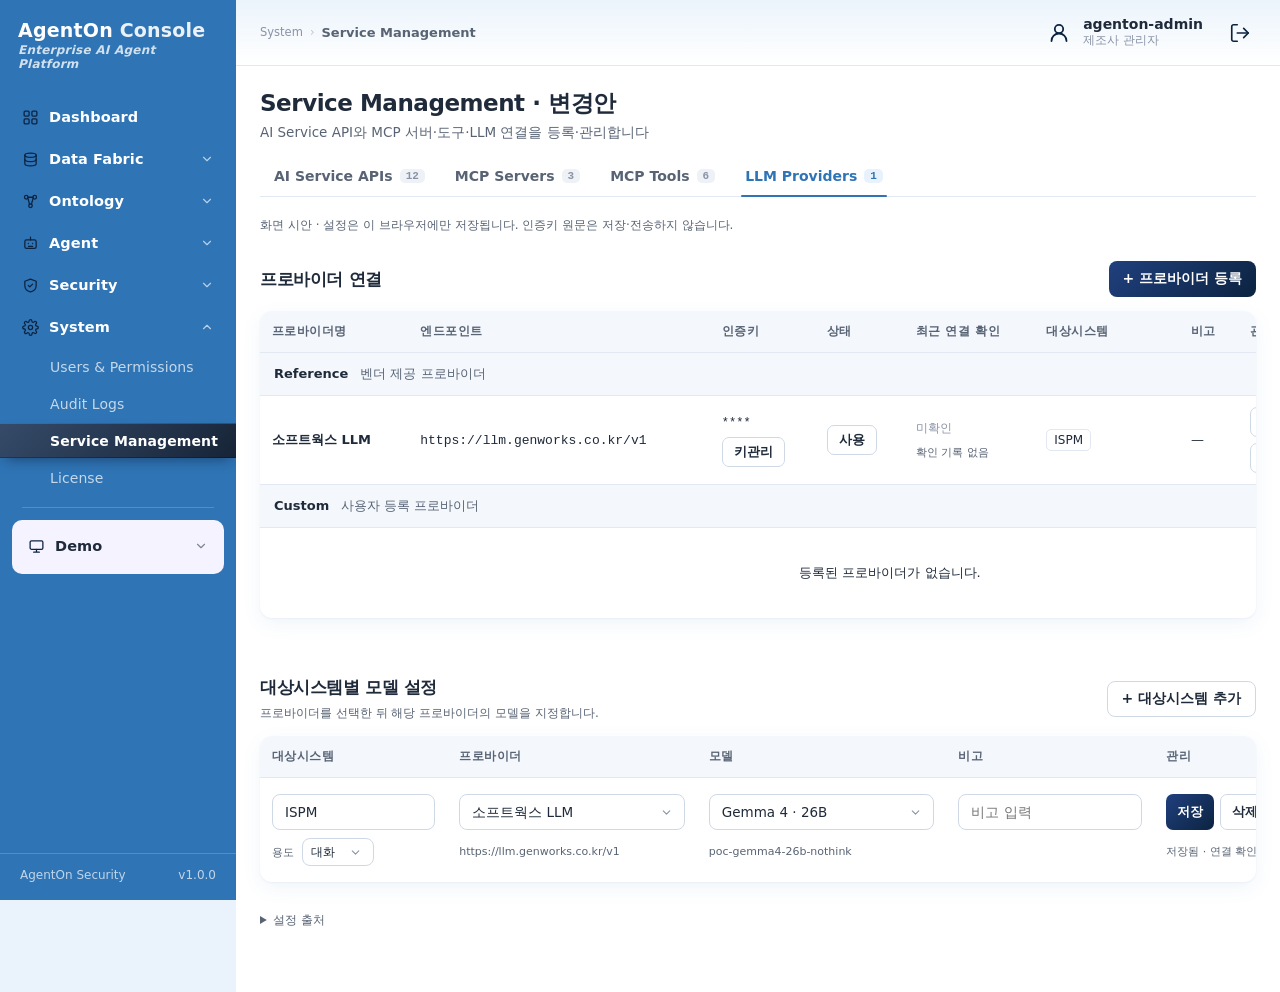
<file: design/llm-providers.html>
<!doctype html><html lang="ko"><meta charset="utf-8"><title>Service Management · LLM Providers</title><body><p><a href="service-management-변경안.html#llm">Service Management의 LLM Providers 탭 열기</a></p><script>
try {
  const raw = localStorage.getItem('oap-llm-model-prototype-v1');
  if (raw) { const s = JSON.parse(raw); if (Array.isArray(s.models) && s.links) window.name = 'oap-llm-prototype-migration:' + JSON.stringify({models:s.models.map(({uid,name,model,endpoint,keyState,kind,provider,keyUpdatedAt,keyHistory}) => ({uid,name,model,endpoint,keyState,kind,provider,keyUpdatedAt,keyHistory:Array.isArray(keyHistory) ? keyHistory.map(({at,action}) => ({at,action})) : []})),links:s.links}); }
} catch {}
location.replace('service-management-변경안.html#llm');
</script></body></html>
</file>
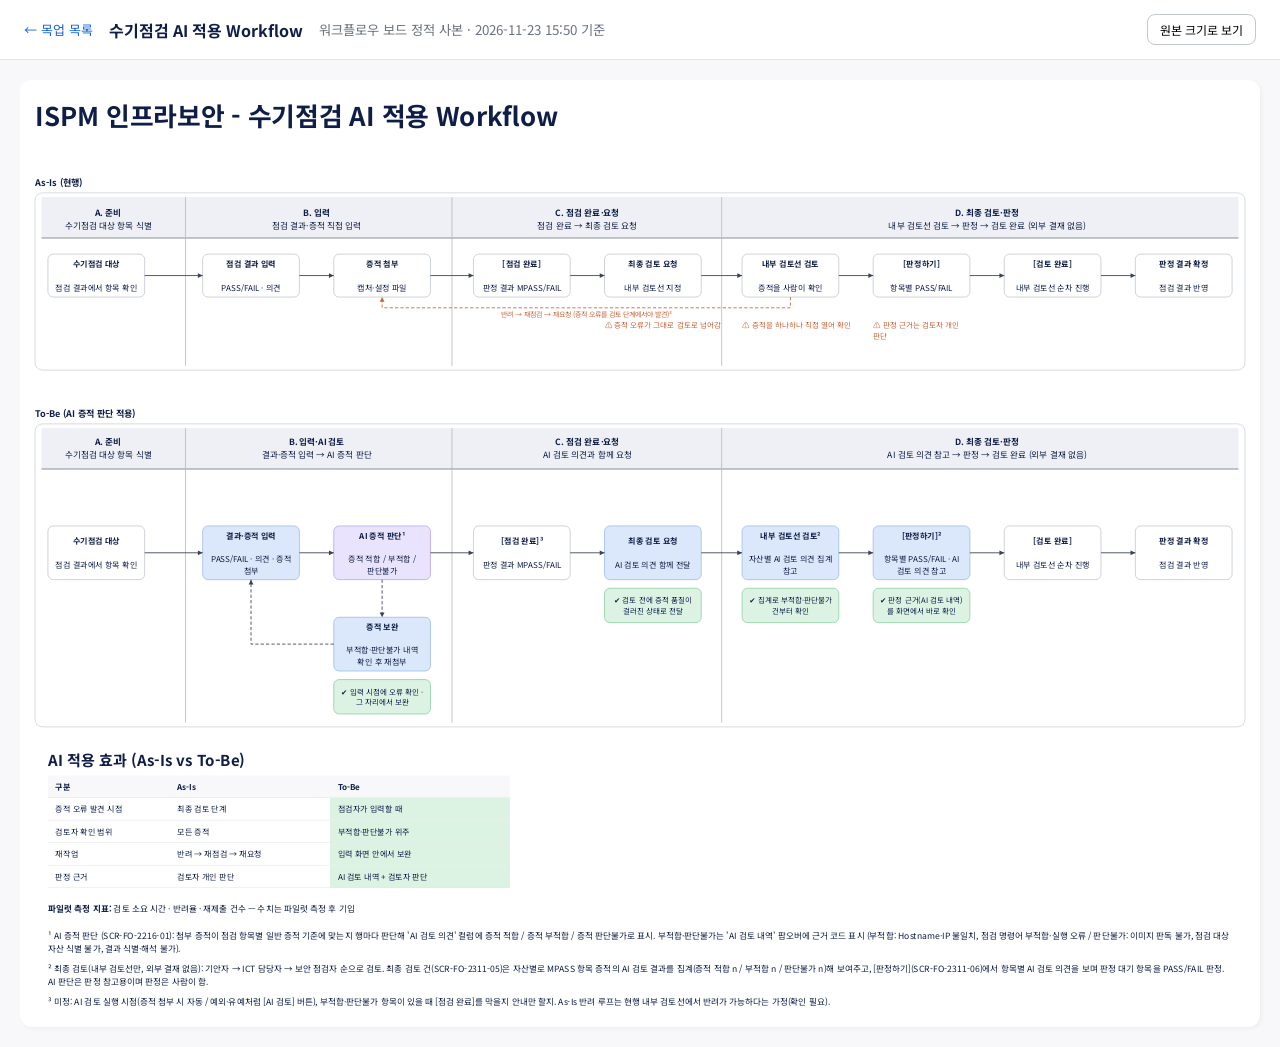
<file: design/manual-check-workflow.html>
<!doctype html>
<html lang="ko"><head><meta charset="utf-8"><meta name="viewport" content="width=device-width,initial-scale=1">
<title>수기점검 AI 적용 Workflow (As-Is vs To-Be)</title>
<link rel="preconnect" href="https://fonts.googleapis.com"><link href="https://fonts.googleapis.com/css2?family=Noto+Sans+KR:wght@400;700&display=swap" rel="stylesheet">
<style>
body{margin:0;font-family:"Noto Sans KR",system-ui,sans-serif;color:#0F1E47;background:#F8F8FB}
header{display:flex;align-items:center;gap:16px;padding:14px 24px;background:#fff;border-bottom:1px solid #E5E6EB;position:sticky;top:0;z-index:2}
header h1{font-size:16px;margin:0;font-weight:700}header small{color:#6b7280}
header a{color:#1665D8;text-decoration:none;font-size:13px}
button{margin-left:auto;font:inherit;font-size:12px;padding:6px 12px;border:1px solid #c3c7d0;border-radius:8px;background:#fff;cursor:pointer}
.wrap{padding:20px;overflow:auto}
svg{display:block;background:#fff;border-radius:12px;box-shadow:2px 2px 4px rgba(0,0,0,.04)}
.fit svg{width:100%;height:auto}
svg text{font-family:"Noto Sans KR",system-ui,sans-serif}
.blk{box-sizing:border-box;height:100%;display:flex;flex-direction:column;justify-content:center;align-items:center;text-align:center;padding:6px 10px;line-height:1.45;color:#0F1E47;word-break:keep-all}
.tb{border-collapse:collapse;font-size:15px}.tb th,.tb td{padding:10px 14px;border-bottom:1px solid #E5E6EB;text-align:left}.tb th{background:#F8F8FB}.tb td.hl{background:#dcf3e3}
</style></head><body>
<header><a href="./">← 목업 목록</a><h1>수기점검 AI 적용 Workflow</h1><small>워크플로우 보드 정적 사본 · 2026-11-23 15:50 기준</small>
<button type="button" id="z">원본 크기로 보기</button></header>
<div class="wrap fit" id="w">
<svg viewBox="-188 -210 2308 1763" width="2308" height="1763" xmlns="http://www.w3.org/2000/svg" role="img" aria-label="수기점검 AI 적용 Workflow"><defs><marker id="ah" viewBox="0 0 10 10" refX="9" refY="5" markerWidth="7" markerHeight="7" orient="auto-start-reverse"><path d="M1 1L9 5L1 9z" fill="#3a4256"/></marker><marker id="aht" viewBox="0 0 10 10" refX="9" refY="5" markerWidth="7" markerHeight="7" orient="auto-start-reverse"><path d="M1 1L9 5L1 9z" fill="#c8643b"/></marker></defs><rect x="-160" y="0" width="2252" height="330" rx="14" fill="#ffffff" stroke="#cfd3db" stroke-width="1.5"/>
<text x="-160" y="-12" font-size="17" font-weight="700" fill="#0F1E47">As-Is (현행)</text>
<rect x="-160" y="430" width="2252" height="564" rx="14" fill="#ffffff" stroke="#cfd3db" stroke-width="1.5"/>
<text x="-160" y="418" font-size="17" font-weight="700" fill="#0F1E47">To-Be (AI 증적 판단 적용)</text>
<rect x="-148" y="8" width="2228" height="76" rx="0" fill="#eef0f5" stroke="none" stroke-width="1.5"/>
<rect x="-148" y="438" width="2228" height="76" rx="0" fill="#eef0f5" stroke="none" stroke-width="1.5"/>
<polyline points="-148,84 2080,84" fill="none" stroke="#8a8f9c" stroke-width="2"/>
<polyline points="-148,514 2080,514" fill="none" stroke="#8a8f9c" stroke-width="2"/>
<polyline points="120,8 120,322" fill="none" stroke="#b8b8c0" stroke-width="1.5"/>
<polyline points="616,8 616,322" fill="none" stroke="#b8b8c0" stroke-width="1.5"/>
<polyline points="1118,8 1118,322" fill="none" stroke="#b8b8c0" stroke-width="1.5"/>
<polyline points="120,438 120,986" fill="none" stroke="#b8b8c0" stroke-width="1.5"/>
<polyline points="616,438 616,986" fill="none" stroke="#b8b8c0" stroke-width="1.5"/>
<polyline points="1118,438 1118,986" fill="none" stroke="#b8b8c0" stroke-width="1.5"/>
<rect x="-136" y="114" width="180" height="80" rx="10" fill="#ffffff" stroke="#c3c7d0" stroke-width="1.5"/>
<foreignObject x="-136" y="114" width="180" height="80"><div xmlns="http://www.w3.org/1999/xhtml" class="blk" style="font-size:15px"><b>수기점검 대상</b><br/>점검 결과에서 항목 확인</div></foreignObject>
<rect x="152" y="114" width="180" height="80" rx="10" fill="#ffffff" stroke="#c3c7d0" stroke-width="1.5"/>
<foreignObject x="152" y="114" width="180" height="80"><div xmlns="http://www.w3.org/1999/xhtml" class="blk" style="font-size:15px"><b>점검 결과 입력</b><br/>PASS/FAIL · 의견</div></foreignObject>
<rect x="396" y="114" width="180" height="80" rx="10" fill="#ffffff" stroke="#c3c7d0" stroke-width="1.5"/>
<foreignObject x="396" y="114" width="180" height="80"><div xmlns="http://www.w3.org/1999/xhtml" class="blk" style="font-size:15px"><b>증적 첨부</b><br/>캡처·설정 파일</div></foreignObject>
<rect x="656" y="114" width="180" height="80" rx="10" fill="#ffffff" stroke="#c3c7d0" stroke-width="1.5"/>
<foreignObject x="656" y="114" width="180" height="80"><div xmlns="http://www.w3.org/1999/xhtml" class="blk" style="font-size:15px"><b>[점검 완료]</b><br/>판정 결과 MPASS/FAIL</div></foreignObject>
<rect x="900" y="114" width="180" height="80" rx="10" fill="#ffffff" stroke="#c3c7d0" stroke-width="1.5"/>
<foreignObject x="900" y="114" width="180" height="80"><div xmlns="http://www.w3.org/1999/xhtml" class="blk" style="font-size:15px"><b>최종 검토 요청</b><br/>내부 검토선 지정</div></foreignObject>
<rect x="1156" y="114" width="180" height="80" rx="10" fill="#ffffff" stroke="#c3c7d0" stroke-width="1.5"/>
<foreignObject x="1156" y="114" width="180" height="80"><div xmlns="http://www.w3.org/1999/xhtml" class="blk" style="font-size:15px"><b>내부 검토선 검토</b><br/>증적을 사람이 확인</div></foreignObject>
<rect x="1400" y="114" width="180" height="80" rx="10" fill="#ffffff" stroke="#c3c7d0" stroke-width="1.5"/>
<foreignObject x="1400" y="114" width="180" height="80"><div xmlns="http://www.w3.org/1999/xhtml" class="blk" style="font-size:15px"><b>[판정하기]</b><br/>항목별 PASS/FAIL</div></foreignObject>
<rect x="1644" y="114" width="180" height="80" rx="10" fill="#ffffff" stroke="#c3c7d0" stroke-width="1.5"/>
<foreignObject x="1644" y="114" width="180" height="80"><div xmlns="http://www.w3.org/1999/xhtml" class="blk" style="font-size:15px"><b>[검토 완료]</b><br/>내부 검토선 순차 진행</div></foreignObject>
<rect x="1888" y="114" width="180" height="80" rx="10" fill="#ffffff" stroke="#c3c7d0" stroke-width="1.5"/>
<foreignObject x="1888" y="114" width="180" height="80"><div xmlns="http://www.w3.org/1999/xhtml" class="blk" style="font-size:15px"><b>판정 결과 확정</b><br/>점검 결과 반영</div></foreignObject>
<rect x="-136" y="620" width="180" height="100" rx="10" fill="#ffffff" stroke="#c3c7d0" stroke-width="1.5"/>
<foreignObject x="-136" y="620" width="180" height="100"><div xmlns="http://www.w3.org/1999/xhtml" class="blk" style="font-size:15px"><b>수기점검 대상</b><br/>점검 결과에서 항목 확인</div></foreignObject>
<rect x="152" y="620" width="180" height="100" rx="10" fill="#dbe8fb" stroke="#9fbde9" stroke-width="1.5"/>
<foreignObject x="152" y="620" width="180" height="100"><div xmlns="http://www.w3.org/1999/xhtml" class="blk" style="font-size:15px"><b>결과·증적 입력</b><br/>PASS/FAIL · 의견 · 증적 첨부</div></foreignObject>
<rect x="396" y="620" width="180" height="100" rx="10" fill="#e9e3fd" stroke="#b9a9f3" stroke-width="1.5"/>
<foreignObject x="396" y="620" width="180" height="100"><div xmlns="http://www.w3.org/1999/xhtml" class="blk" style="font-size:15px"><b>AI 증적 판단¹</b><br/>증적 적합 / 부적합 / 판단불가</div></foreignObject>
<rect x="396" y="790" width="180" height="100" rx="10" fill="#dbe8fb" stroke="#9fbde9" stroke-width="1.5"/>
<foreignObject x="396" y="790" width="180" height="100"><div xmlns="http://www.w3.org/1999/xhtml" class="blk" style="font-size:15px"><b>증적 보완</b><br/>부적합·판단불가 내역 확인 후 재첨부</div></foreignObject>
<rect x="656" y="620" width="180" height="100" rx="10" fill="#ffffff" stroke="#c3c7d0" stroke-width="1.5"/>
<foreignObject x="656" y="620" width="180" height="100"><div xmlns="http://www.w3.org/1999/xhtml" class="blk" style="font-size:15px"><b>[점검 완료]³</b><br/>판정 결과 MPASS/FAIL</div></foreignObject>
<rect x="900" y="620" width="180" height="100" rx="10" fill="#dbe8fb" stroke="#9fbde9" stroke-width="1.5"/>
<foreignObject x="900" y="620" width="180" height="100"><div xmlns="http://www.w3.org/1999/xhtml" class="blk" style="font-size:15px"><b>최종 검토 요청</b><br/>AI 검토 의견 함께 전달</div></foreignObject>
<rect x="1156" y="620" width="180" height="100" rx="10" fill="#dbe8fb" stroke="#9fbde9" stroke-width="1.5"/>
<foreignObject x="1156" y="620" width="180" height="100"><div xmlns="http://www.w3.org/1999/xhtml" class="blk" style="font-size:15px"><b>내부 검토선 검토²</b><br/>자산별 AI 검토 의견 집계 참고</div></foreignObject>
<rect x="1400" y="620" width="180" height="100" rx="10" fill="#dbe8fb" stroke="#9fbde9" stroke-width="1.5"/>
<foreignObject x="1400" y="620" width="180" height="100"><div xmlns="http://www.w3.org/1999/xhtml" class="blk" style="font-size:15px"><b>[판정하기]²</b><br/>항목별 PASS/FAIL · AI 검토 의견 참고</div></foreignObject>
<rect x="1644" y="620" width="180" height="100" rx="10" fill="#ffffff" stroke="#c3c7d0" stroke-width="1.5"/>
<foreignObject x="1644" y="620" width="180" height="100"><div xmlns="http://www.w3.org/1999/xhtml" class="blk" style="font-size:15px"><b>[검토 완료]</b><br/>내부 검토선 순차 진행</div></foreignObject>
<rect x="1888" y="620" width="180" height="100" rx="10" fill="#ffffff" stroke="#c3c7d0" stroke-width="1.5"/>
<foreignObject x="1888" y="620" width="180" height="100"><div xmlns="http://www.w3.org/1999/xhtml" class="blk" style="font-size:15px"><b>판정 결과 확정</b><br/>점검 결과 반영</div></foreignObject>
<rect x="900" y="736" width="180" height="64" rx="10" fill="#dcf3e3" stroke="#8fd0a6" stroke-width="1.5"/>
<foreignObject x="900" y="736" width="180" height="64"><div xmlns="http://www.w3.org/1999/xhtml" class="blk" style="font-size:14px">✔ 검토 전에 증적 품질이 걸러진 상태로 전달</div></foreignObject>
<rect x="1156" y="736" width="180" height="64" rx="10" fill="#dcf3e3" stroke="#8fd0a6" stroke-width="1.5"/>
<foreignObject x="1156" y="736" width="180" height="64"><div xmlns="http://www.w3.org/1999/xhtml" class="blk" style="font-size:14px">✔ 집계로 부적합·판단불가 건부터 확인</div></foreignObject>
<rect x="1400" y="736" width="180" height="64" rx="10" fill="#dcf3e3" stroke="#8fd0a6" stroke-width="1.5"/>
<foreignObject x="1400" y="736" width="180" height="64"><div xmlns="http://www.w3.org/1999/xhtml" class="blk" style="font-size:14px">✔ 판정 근거(AI 검토 내역)를 화면에서 바로 확인</div></foreignObject>
<rect x="396" y="906" width="180" height="64" rx="10" fill="#dcf3e3" stroke="#8fd0a6" stroke-width="1.5"/>
<foreignObject x="396" y="906" width="180" height="64"><div xmlns="http://www.w3.org/1999/xhtml" class="blk" style="font-size:14px">✔ 입력 시점에 오류 확인 · 그 자리에서 보완</div></foreignObject>
<path d="M44 154 L152 154" fill="none" stroke="#3a4256" stroke-width="1.6" marker-end="url(#ah)"/>
<path d="M332 154 L396 154" fill="none" stroke="#3a4256" stroke-width="1.6" marker-end="url(#ah)"/>
<path d="M576 154 L656 154" fill="none" stroke="#3a4256" stroke-width="1.6" marker-end="url(#ah)"/>
<path d="M836 154 L900 154" fill="none" stroke="#3a4256" stroke-width="1.6" marker-end="url(#ah)"/>
<path d="M1080 154 L1156 154" fill="none" stroke="#3a4256" stroke-width="1.6" marker-end="url(#ah)"/>
<path d="M1336 154 L1400 154" fill="none" stroke="#3a4256" stroke-width="1.6" marker-end="url(#ah)"/>
<path d="M1580 154 L1644 154" fill="none" stroke="#3a4256" stroke-width="1.6" marker-end="url(#ah)"/>
<path d="M1824 154 L1888 154" fill="none" stroke="#3a4256" stroke-width="1.6" marker-end="url(#ah)"/>
<path d="M44 670 L152 670" fill="none" stroke="#3a4256" stroke-width="1.6" marker-end="url(#ah)"/>
<path d="M332 670 L396 670" fill="none" stroke="#3a4256" stroke-width="1.6" marker-end="url(#ah)"/>
<path d="M486 720 L486 790" fill="none" stroke="#3a4256" stroke-width="1.6" stroke-dasharray="6 4" marker-end="url(#ah)"/>
<path d="M396 840 L242 840 L242 720" fill="none" stroke="#3a4256" stroke-width="1.6" stroke-dasharray="6 4" marker-end="url(#ah)"/>
<path d="M576 670 L656 670" fill="none" stroke="#3a4256" stroke-width="1.6" marker-end="url(#ah)"/>
<path d="M836 670 L900 670" fill="none" stroke="#3a4256" stroke-width="1.6" marker-end="url(#ah)"/>
<path d="M1080 670 L1156 670" fill="none" stroke="#3a4256" stroke-width="1.6" marker-end="url(#ah)"/>
<path d="M1336 670 L1400 670" fill="none" stroke="#3a4256" stroke-width="1.6" marker-end="url(#ah)"/>
<path d="M1580 670 L1644 670" fill="none" stroke="#3a4256" stroke-width="1.6" marker-end="url(#ah)"/>
<path d="M1824 670 L1888 670" fill="none" stroke="#3a4256" stroke-width="1.6" marker-end="url(#ah)"/>
<path d="M1246 194 L1246 214 L486 214 L486 194" fill="none" stroke="#c8643b" stroke-width="1.6" stroke-dasharray="6 4" marker-end="url(#aht)"/>
<text x="866" y="232" font-size="13" text-anchor="middle" fill="#c8643b">반려 → 재점검 → 재요청 (증적 오류를 검토 단계에서야 발견)³</text>
<foreignObject x="-160" y="-182" width="1459" height="84"><div xmlns="http://www.w3.org/1999/xhtml" style="font-size:48px;line-height:1.5;color:#0F1E47;text-align:left;font-weight:700;word-break:keep-all">ISPM 인프라보안 - 수기점검 AI 적용 Workflow</div></foreignObject>
<foreignObject x="-136" y="24" width="224" height="84"><div xmlns="http://www.w3.org/1999/xhtml" style="font-size:16px;line-height:1.5;color:#0F1E47;text-align:center;word-break:keep-all"><b>A. 준비</b><br/>수기점검 대상 항목 식별</div></foreignObject>
<foreignObject x="152" y="24" width="424" height="59"><div xmlns="http://www.w3.org/1999/xhtml" style="font-size:16px;line-height:1.5;color:#0F1E47;text-align:center;word-break:keep-all"><b>B. 입력</b><br/>점검 결과·증적 직접 입력</div></foreignObject>
<foreignObject x="656" y="24" width="424" height="84"><div xmlns="http://www.w3.org/1999/xhtml" style="font-size:16px;line-height:1.5;color:#0F1E47;text-align:center;word-break:keep-all"><b>C. 점검 완료·요청</b><br/>점검 완료 → 최종 검토 요청</div></foreignObject>
<foreignObject x="1156" y="24" width="912" height="59"><div xmlns="http://www.w3.org/1999/xhtml" style="font-size:16px;line-height:1.5;color:#0F1E47;text-align:center;word-break:keep-all"><b>D. 최종 검토·판정</b><br/>내부 검토선 검토 → 판정 → 검토 완료 (외부 결재 없음)</div></foreignObject>
<foreignObject x="-136" y="450" width="224" height="84"><div xmlns="http://www.w3.org/1999/xhtml" style="font-size:16px;line-height:1.5;color:#0F1E47;text-align:center;word-break:keep-all"><b>A. 준비</b><br/>수기점검 대상 항목 식별</div></foreignObject>
<foreignObject x="152" y="450" width="424" height="84"><div xmlns="http://www.w3.org/1999/xhtml" style="font-size:16px;line-height:1.5;color:#0F1E47;text-align:center;word-break:keep-all"><b>B. 입력·AI 검토</b><br/>결과·증적 입력 → AI 증적 판단</div></foreignObject>
<foreignObject x="656" y="450" width="424" height="84"><div xmlns="http://www.w3.org/1999/xhtml" style="font-size:16px;line-height:1.5;color:#0F1E47;text-align:center;word-break:keep-all"><b>C. 점검 완료·요청</b><br/>AI 검토 의견과 함께 요청</div></foreignObject>
<foreignObject x="1156" y="450" width="912" height="59"><div xmlns="http://www.w3.org/1999/xhtml" style="font-size:16px;line-height:1.5;color:#0F1E47;text-align:center;word-break:keep-all"><b>D. 최종 검토·판정</b><br/>AI 검토 의견 참고 → 판정 → 검토 완료 (외부 결재 없음)</div></foreignObject>
<foreignObject x="900" y="236" width="266" height="30"><div xmlns="http://www.w3.org/1999/xhtml" style="font-size:14px;line-height:1.5;color:#c8643b;text-align:left;word-break:keep-all">⚠ 증적 오류가 그대로 검토로 넘어감</div></foreignObject>
<foreignObject x="1156" y="236" width="252" height="30"><div xmlns="http://www.w3.org/1999/xhtml" style="font-size:14px;line-height:1.5;color:#c8643b;text-align:left;word-break:keep-all">⚠ 증적을 하나하나 직접 열어 확인</div></foreignObject>
<foreignObject x="1400" y="236" width="180" height="52"><div xmlns="http://www.w3.org/1999/xhtml" style="font-size:14px;line-height:1.5;color:#c8643b;text-align:left;word-break:keep-all">⚠ 판정 근거는 검토자 개인 판단</div></foreignObject>
<foreignObject x="-136" y="1034" width="665" height="52"><div xmlns="http://www.w3.org/1999/xhtml" style="font-size:28px;line-height:1.5;color:#0F1E47;text-align:left;font-weight:700;word-break:keep-all">AI 적용 효과 (As-Is vs To-Be)</div></foreignObject>
<foreignObject x="-136" y="1084" width="860" height="224"><table xmlns="http://www.w3.org/1999/xhtml" class="tb"><tr><th style="width:220px">구분</th><th style="width:300px">As-Is</th><th style="width:340px">To-Be</th></tr><tr><td>증적 오류 발견 시점</td><td>최종 검토 단계</td><td class="hl">점검자가 입력할 때</td></tr><tr><td>검토자 확인 범위</td><td>모든 증적</td><td class="hl">부적합·판단불가 위주</td></tr><tr><td>재작업</td><td>반려 → 재점검 → 재요청</td><td class="hl">입력 화면 안에서 보완</td></tr><tr><td>판정 근거</td><td>검토자 개인 판단</td><td class="hl">AI 검토 내역 + 검토자 판단</td></tr></table></foreignObject>
<foreignObject x="-136" y="1320" width="1200" height="33"><div xmlns="http://www.w3.org/1999/xhtml" style="font-size:16px;line-height:1.5;color:#0F1E47;text-align:left;word-break:keep-all"><b>파일럿 측정 지표:</b> 검토 소요 시간 · 반려율 · 재제출 건수 — 수치는 파일럿 측정 후 기입</div></foreignObject>
<foreignObject x="-136" y="1370" width="2200" height="59"><div xmlns="http://www.w3.org/1999/xhtml" style="font-size:16px;line-height:1.5;color:#0F1E47;text-align:left;word-break:keep-all">¹ AI 증적 판단 (SCR-FO-2216-01): 첨부 증적이 점검 항목별 일반 증적 기준에 맞는지 행마다 판단해 &#x27;AI 검토 의견&#x27; 컬럼에 증적 적합 / 증적 부적합 / 증적 판단불가로 표시. 부적합·판단불가는 &#x27;AI 검토 내역&#x27; 팝오버에 근거 코드 표시 (부적합: Hostname·IP 불일치, 점검 명령어 부적합·실행 오류 / 판단불가: 이미지 판독 불가, 점검 대상 자산 식별 불가, 결과 식별·해석 불가).</div></foreignObject>
<foreignObject x="-136" y="1431" width="2200" height="59"><div xmlns="http://www.w3.org/1999/xhtml" style="font-size:16px;line-height:1.5;color:#0F1E47;text-align:left;word-break:keep-all">² 최종 검토(내부 검토선만, 외부 결재 없음): 기안자 → ICT 담당자 → 보안 점검자 순으로 검토. 최종 검토 건(SCR-FO-2311-05)은 자산별로 MPASS 항목 증적의 AI 검토 결과를 집계(증적 적합 n / 부적합 n / 판단불가 n)해 보여주고, [판정하기](SCR-FO-2311-06)에서 항목별 AI 검토 의견을 보며 판정 대기 항목을 PASS/FAIL 판정. AI 판단은 판정 참고용이며 판정은 사람이 함.</div></foreignObject>
<foreignObject x="-136" y="1492" width="2200" height="33"><div xmlns="http://www.w3.org/1999/xhtml" style="font-size:16px;line-height:1.5;color:#0F1E47;text-align:left;word-break:keep-all">³ 미정: AI 검토 실행 시점(증적 첨부 시 자동 / 예외·유예처럼 [AI 검토] 버튼), 부적합·판단불가 항목이 있을 때 [점검 완료]를 막을지 안내만 할지. As-Is 반려 루프는 현행 내부 검토선에서 반려가 가능하다는 가정(확인 필요).</div></foreignObject></svg>
</div>
<script>
document.getElementById('z').onclick=function(){var w=document.getElementById('w');w.classList.toggle('fit');this.textContent=w.classList.contains('fit')?'원본 크기로 보기':'화면에 맞추기'};
</script>
</body></html>
</file>
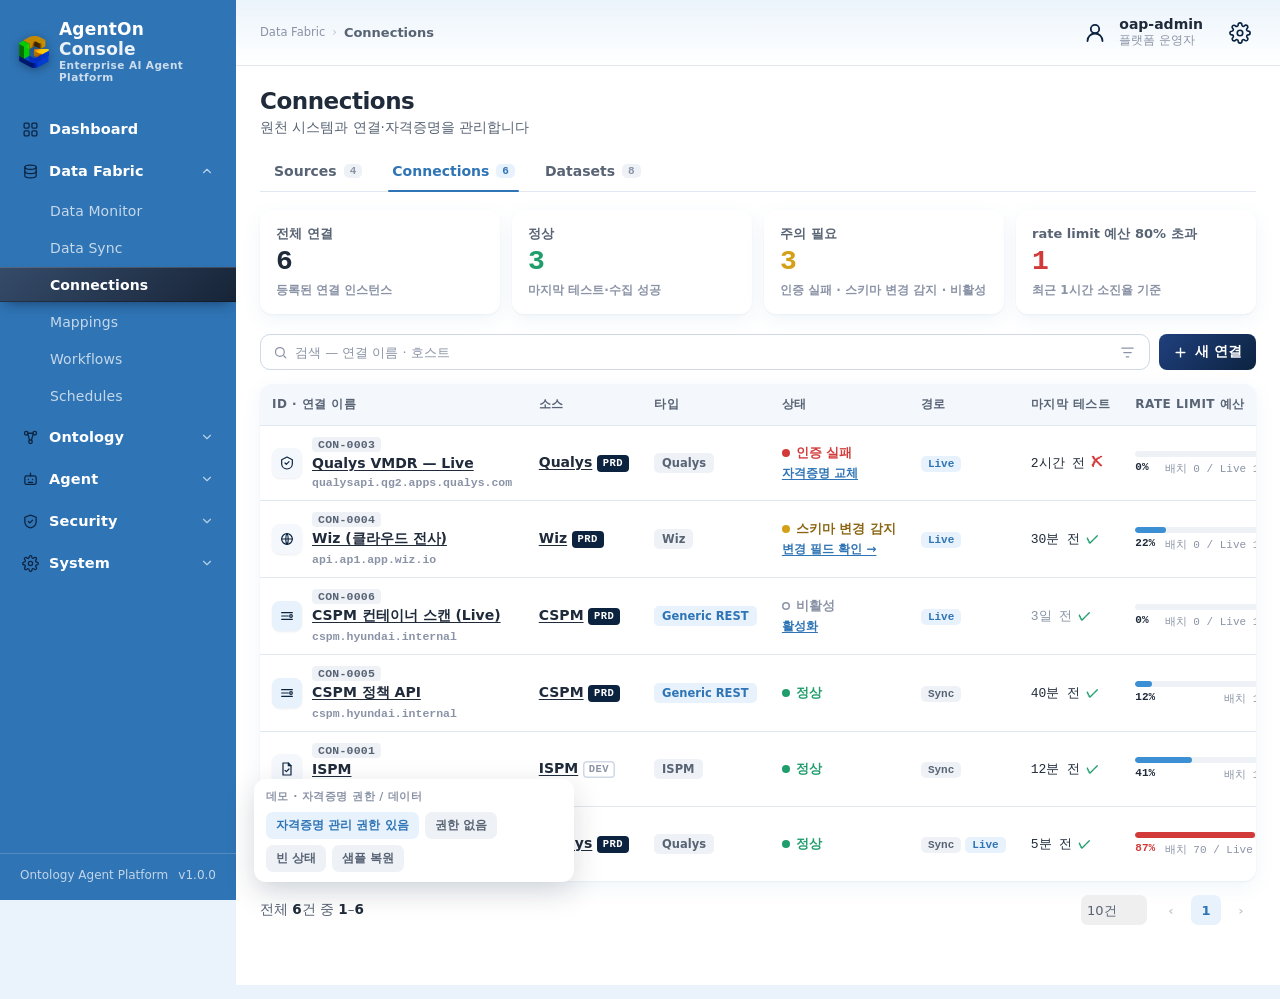
<file: design/mnu-120-connections.html>
<!DOCTYPE html>
<html lang="ko">
<head>
  <meta charset="UTF-8" />
  <meta name="viewport" content="width=device-width, initial-scale=1.0" />
  <meta name="description" content="AgentOn Console · Data Fabric · Connections (MNU-120 v1.6)" />
  <title>AgentOn Console</title>
  <link rel="icon" type="image/png" href="[data-uri]" />
  <style>
    /* ============================================================
     * AgentOn Console — Data Fabric › Connections (MNU-120 · 기획 v1.6)
     *   Sources · Connections · Datasets 3탭 — 탭 순서가 곧 객체 위계(Source → Connection → Dataset → Task)
     *
     * 단일 파일 프로토타입. 디자인 토큰·셸 레이아웃·목록 컴포넌트는 GenWorks-RP 의
     * 공유 자산(docs/design/assets/wm.css · app.css)을 그대로 옮겨 왔다.
     *   · 사이드바 236px 단색 --sky-deep, 브랜드는 사이드바 상단, 활성 메뉴 = 진청 밴드 풀블리드
     *   · topbar 는 메인 칼럼 안(좌: breadcrumb · 우: 사용자·기어)
     *   · 콘텐츠 배경 흰색, 카드는 border 없이 soft shadow 로만 구분
     *   · 배지 원칙: 예외 상태(인증 실패·스키마 변경·연결 실패)만 색 강조, 나머지는 뉴트럴
     * 색은 아래 토큰만 사용한다. 라이트 테마 단일 (다크 모드 미지원 — RP 와 동일).
     * ============================================================ */
    :root {
      --sky: #6db3e8; --sky-light: #a9d4f5; --sky-dark: #3d8fd4; --sky-deep: #2f74b5;
      --bg: #eaf3fb; --panel: #ffffff; --panel-2: #f4f8fd;
      --ink: #1f2a3a; --ink-soft: #586374; --ink-faint: #8a93a6;
      --line: #e2e8f1; --line-strong: #cfd9e6;
      --accent: var(--sky-dark); --accent-hover: var(--sky-deep); --accent-soft: #e7f2fc;
      --danger: #d23a3a; --danger-soft: #fdecec;
      --ok: #1f9d6b; --ok-soft: #eaf6f0;
      --warn: #d4a017; --warn-soft: #fdf6e3; --warn-ink: #8a6410;
      --navy-1: #20407e; --navy-2: #0c2340;
      --band-1: #354b69; --band-2: #172437;
      --icon: #0c2340;
      --radius: 10px;
      --shadow-sm: 0 1px 2px rgba(45, 110, 175, .06), 0 6px 20px rgba(45, 110, 175, .07);
      --shadow-lg: 0 20px 64px rgba(8, 24, 48, .26);
      --focus: 0 0 0 3px rgba(61, 143, 212, .28);
      --chip-bg: #eef2f7; --input-bg: #ffffff;
      --topbar-1: rgba(234, 243, 251, .94); --topbar-2: rgba(255, 255, 255, .9);
      --mono: "SFMono-Regular", "SF Mono", Menlo, Consolas, monospace;
      color-scheme: light;
    }

    * { box-sizing: border-box; }
    html { height: 100%; }
    body {
      margin: 0; min-height: 100vh;
      display: grid; grid-template-columns: 236px minmax(0, 1fr);
      background: var(--bg); color: var(--ink);
      font-family: "Pretendard", "Apple SD Gothic Neo", "Segoe UI", system-ui, -apple-system, sans-serif;
      font-size: 15px; font-weight: 500; -webkit-font-smoothing: antialiased;
    }
    [hidden] { display: none !important; }
    .mono { font-family: var(--mono); font-variant-numeric: tabular-nums; }
    button, input, select, textarea { font-family: inherit; }
    :focus-visible { outline: none; box-shadow: var(--focus); }

    /* ============================================================
     * 1. 셸 — 사이드바
     * ============================================================ */
    .sidebar {
      position: sticky; top: 0; align-self: start; height: 100vh;
      display: flex; flex-direction: column; color: #fff;
      background: var(--sky-deep); overflow-y: auto;
    }
    .side-brand { display: flex; align-items: center; gap: 9px; padding: 20px 18px 18px; color: #fff; text-decoration: none; }
    .side-brand img { width: 32px; height: 32px; object-fit: contain; flex: none; filter: drop-shadow(0 2px 4px rgba(8, 24, 48, .4)); }
    .side-brand .nm { font-size: 17px; font-weight: 800; letter-spacing: .2px; line-height: 1.15; }
    .side-brand .nm span { opacity: .9; font-weight: 700; }
    .side-brand .nm small { display: block; font-size: 10.5px; font-weight: 600; letter-spacing: .04em; opacity: .75; }

    .side-nav { padding: 8px 12px; flex: 1; }
    .nav-cap { padding: 13px 10px 5px; font-size: 11px; font-weight: 700; letter-spacing: .05em; color: rgba(255, 255, 255, .55); }
    .nav-cap small { display: block; font-size: 10.5px; font-weight: 500; letter-spacing: 0; margin-top: 2px; color: rgba(255, 255, 255, .45); }
    .nav-item, .nav-child, .nav-parent {
      display: flex; align-items: center; gap: 10px; width: 100%;
      padding: 8px 10px; border-radius: 8px; margin-bottom: 2px;
      background: none; border: none; cursor: pointer; text-align: left;
      text-decoration: none; color: #fff; font-size: 14.5px; font-weight: 600; letter-spacing: .1px;
      min-height: 40px; transition: background .12s;
    }
    .nav-child { padding-left: 38px; font-size: 14px; font-weight: 500; color: rgba(255, 255, 255, .72); min-height: 35px; }
    .nav-item:hover, .nav-child:hover, .nav-parent:hover { background: rgba(255, 255, 255, .12); color: #fff; }
    .nav-item > svg, .nav-parent > svg:first-child { width: 17px; height: 17px; flex: none; color: var(--navy-2); }
    .np-label { flex: 1; min-width: 0; }
    .np-chev { width: 14px; height: 14px; opacity: .65; transition: transform .18s; flex: none; margin-left: auto; }
    .nav-group[data-open="true"] .np-chev { transform: rotate(180deg); }
    .nav-children { display: none; margin-bottom: 4px; }
    .nav-group[data-open="true"] .nav-children { display: block; }
    .nav-child.active {
      background: linear-gradient(135deg, var(--band-1) 0%, var(--band-2) 100%);
      color: #fff; font-weight: 700;
      width: calc(100% + 24px); margin-left: -12px; border-radius: 0; padding-left: 50px;
      box-shadow: 0 6px 14px -6px rgba(8, 24, 48, .6), inset 0 1px 0 rgba(255, 255, 255, .16), inset 0 -1px 0 rgba(0, 0, 0, .28);
    }
    .side-foot {
      padding: 14px 20px 18px; font-size: 12px; color: rgba(255, 255, 255, .7);
      border-top: 1px solid rgba(255, 255, 255, .18);
      display: flex; justify-content: space-between; gap: 10px; font-variant-numeric: tabular-nums;
    }

    /* ============================================================
     * 2. 셸 — 메인 칼럼 · topbar
     * ============================================================ */
    .main { min-width: 0; display: flex; flex-direction: column; background: var(--panel); }
    .topbar {
      position: sticky; top: 0; z-index: 20;
      display: flex; align-items: center; gap: 12px;
      background: linear-gradient(180deg, var(--topbar-1) 0%, var(--topbar-2) 100%);
      backdrop-filter: blur(8px);
      border-bottom: 1px solid var(--line); padding: 11px 24px; min-height: 60px;
    }
    .hdiv { width: 1px; height: 22px; background: var(--line-strong); opacity: .85; flex: none; }
    .crumb { font-size: 11.5px; color: var(--ink-faint); display: flex; align-items: center; gap: 7px; line-height: 1.2; min-width: 0; }
    .crumb b { color: var(--ink-soft); font-weight: 600; font-size: 13px; }
    .crumb .sep { opacity: .5; }
    .topbar .spacer { flex: 1; }
    .ic-btn {
      position: relative; background: none; border: none; padding: 5px; cursor: pointer;
      display: grid; place-items: center; border-radius: 9px; color: var(--icon); flex: none;
    }
    .ic-btn:hover { background: var(--panel-2); }
    .ic-btn svg { width: 22px; height: 22px; }
    .menu-toggle { display: none; }
    .user {
      display: flex; align-items: center; gap: 9px; padding: 4px 8px 4px 6px;
      background: none; border: 1px solid transparent; border-radius: 9px; cursor: pointer;
    }
    .user:hover { background: var(--panel-2); border-color: var(--line); }
    .user .avatar { width: 30px; height: 30px; display: grid; place-items: center; flex: none; }
    .user .avatar svg { width: 24px; height: 24px; }
    .user .u-meta { text-align: left; }
    .user .u-name { font-size: 14px; font-weight: 600; color: var(--ink); }
    .user .u-role { font-size: 12px; color: var(--ink-faint); }
    .content { padding: 22px 24px 60px; width: 100%; }

    .phead { display: flex; align-items: flex-end; justify-content: space-between; gap: 18px; margin-bottom: 18px; flex-wrap: wrap; }
    .phead h1 { margin: 0; font-size: 23px; font-weight: 700; letter-spacing: -.02em; }
    .phead .psub { margin: 5px 0 0; font-size: 13.5px; color: var(--ink-soft); }

    /* ============================================================
     * 3. 버튼 · 폼 컨트롤
     * ============================================================ */
    .btn {
      font-size: 14px; font-weight: 600; border-radius: 8px;
      border: 1px solid var(--line-strong); background: var(--input-bg); color: var(--ink);
      height: 36px; padding: 0 14px; cursor: pointer; display: inline-flex; align-items: center; gap: 7px;
      transition: border-color .12s, filter .12s, transform .04s; white-space: nowrap;
    }
    .btn:hover { border-color: var(--accent); }
    .btn:active { transform: translateY(1px); }
    .btn.primary { color: #fff; border: none; background: linear-gradient(135deg, var(--navy-1) 0%, var(--navy-2) 100%); }
    .btn.primary:hover { filter: brightness(1.12); }
    .btn.second { color: var(--sky-deep); background: var(--accent-soft); border-color: transparent; }
    .btn.sm { height: 30px; padding: 0 11px; font-size: 13px; border-radius: 7px; }
    .btn.ghost { background: none; border-color: transparent; color: var(--ink-soft); }
    .btn.ghost:hover { border-color: var(--line-strong); color: var(--ink); }
    .btn.danger { color: #fff; border: none; background: var(--danger); }
    .btn:disabled { opacity: .45; cursor: not-allowed; }
    .btn:disabled:active { transform: none; }
    .btn svg { width: 15px; height: 15px; flex: none; }
    .link { font-size: 13.5px; color: var(--accent); text-decoration: none; background: none; border: none; padding: 0; cursor: pointer; font-weight: 600; }
    .link:hover { text-decoration: underline; }
    .link.sm { font-size: 12.5px; }

    .input, .select, .textarea {
      width: 100%; height: 36px; padding: 0 12px; font-size: 13.5px; color: var(--ink); background: var(--input-bg);
      border: 1px solid var(--line-strong); border-radius: 8px; outline: none; font-weight: 500;
      transition: border-color .15s, box-shadow .15s;
    }
    .input:focus, .select:focus, .textarea:focus { border-color: var(--accent); box-shadow: var(--focus); }
    .input:disabled, .select:disabled { background: var(--panel-2); cursor: not-allowed; color: var(--ink-faint); }
    .input[aria-invalid="true"] { border-color: var(--danger); }
    .input.mono { font-family: var(--mono); font-size: 13px; }
    .select {
      appearance: none; -webkit-appearance: none; cursor: pointer; padding-right: 32px;
      background-image: url("data:image/svg+xml,%3Csvg xmlns='http://www.w3.org/2000/svg' viewBox='0 0 24 24' fill='none' stroke='%238a93a6' stroke-width='2' stroke-linecap='round' stroke-linejoin='round'%3E%3Cpath d='m6 9 6 6 6-6'/%3E%3C/svg%3E");
      background-repeat: no-repeat; background-position: right 11px center; background-size: 13px;
    }
    .select.auto { width: auto; flex: none; max-width: 100%; }
    .textarea { height: auto; min-height: 72px; padding: 9px 12px; resize: vertical; line-height: 1.55; }
    .field { margin-bottom: 14px; }
    .field > label, .field .flabel { display: block; margin-bottom: 6px; font-size: 12.5px; font-weight: 700; color: var(--ink-soft); }
    .field .req { color: var(--danger); margin-left: 3px; }
    .field-hint { margin: 6px 0 0; font-size: 12px; color: var(--ink-faint); line-height: 1.5; }
    .field-hint.err { color: var(--danger); }
    .frow { display: grid; grid-template-columns: repeat(2, minmax(0, 1fr)); gap: 12px; }
    .frow.c3 { grid-template-columns: 2fr 1fr 1fr; }
    .check { display: inline-flex; align-items: flex-start; gap: 8px; font-size: 13.5px; color: var(--ink); line-height: 1.5; cursor: pointer; }
    .check input { width: 16px; height: 16px; margin: 2px 0 0; accent-color: var(--sky-deep); flex: none; cursor: pointer; }
    .check.dis { color: var(--ink-faint); cursor: not-allowed; }
    .check-row { display: flex; flex-wrap: wrap; gap: 8px 18px; }
    .ver-badge { display: inline-flex; font-size: 10.5px; font-weight: 700; padding: 1px 6px; border-radius: 4px; background: var(--chip-bg); color: var(--ink-faint); margin-left: 6px; vertical-align: 1px; }

    /* 세그먼트 (인증 방식 · 보관 위치 · 프로토콜) */
    .seg { display: inline-flex; flex-wrap: wrap; gap: 4px; padding: 3px; border-radius: 9px; background: var(--panel-2); }
    .seg button {
      height: 30px; padding: 0 12px; border: none; border-radius: 7px; background: none; cursor: pointer;
      font-size: 13px; font-weight: 600; color: var(--ink-soft);
    }
    .seg button:hover { color: var(--ink); }
    .seg button.on { background: var(--panel); color: var(--sky-deep); box-shadow: 0 1px 3px rgba(8, 24, 48, .12); }
    .seg.block { display: flex; }
    .seg.block button { flex: 1; }

    /* 안내 박스 */
    .notice { padding: 11px 13px; border-radius: 10px; background: var(--panel-2); font-size: 12.5px; line-height: 1.65; color: var(--ink-soft); }
    .notice strong { color: var(--ink); font-weight: 700; }
    .notice.warn { background: var(--warn-soft); color: var(--warn-ink); }
    .notice.warn strong { color: inherit; }
    .notice.bad { background: var(--danger-soft); color: var(--danger); }
    .notice.ok { background: var(--ok-soft); color: var(--ok); }
    .notice.info { background: var(--accent-soft); color: var(--sky-deep); }
    .notice + .notice, .notice + .field, .field + .notice { margin-top: 12px; }
    .notice ul { margin: 6px 0 0; padding-left: 18px; }

    /* 툴팁 (비활성 버튼은 이벤트를 못 받으므로 래퍼에 단다) */
    .tip-wrap { position: relative; display: inline-flex; }
    .tip-wrap::after {
      content: attr(data-tip); position: absolute; left: 50%; bottom: calc(100% + 8px); transform: translateX(-50%);
      width: max-content; max-width: 260px; padding: 8px 11px; border-radius: 8px;
      background: var(--navy-2); color: #fff; font-size: 12px; font-weight: 500; line-height: 1.5; text-align: left;
      white-space: normal; opacity: 0; visibility: hidden; transition: opacity .12s; pointer-events: none; z-index: 90;
      box-shadow: 0 8px 22px rgba(12, 35, 64, .22);
    }
    .tip-wrap:hover::after, .tip-wrap:focus-within::after { opacity: 1; visibility: visible; }
    .tip-wrap.right::after { left: auto; right: 0; transform: none; }

    /* ============================================================
     * 4. 목록 화면 — 요약 타일 · 필터 바 · 표 · 페이징
     * ============================================================ */
    .stat-cards { display: grid; grid-template-columns: repeat(4, 1fr); gap: 12px; margin-bottom: 20px; }
    .stat-card {
      background: var(--panel); border: 1px solid transparent; border-radius: 12px; padding: 14px 15px;
      cursor: pointer; text-align: left; color: inherit; box-shadow: var(--shadow-sm);
      transition: box-shadow .12s ease, background .12s ease; position: relative;
      display: flex; flex-direction: column; align-items: flex-start;
    }
    .stat-card:hover { box-shadow: 0 6px 18px rgba(8, 24, 48, .13); }
    .stat-card[aria-pressed="true"] { background: var(--panel-2); border-color: var(--sky-light); }
    .stat-card .clabel { font-size: 13px; color: var(--ink-soft); font-weight: 600; display: flex; align-items: center; gap: 7px; }
    .stat-card .cnum { font-size: 28px; font-weight: 700; letter-spacing: -.02em; margin-top: 3px; font-family: var(--mono); font-variant-numeric: tabular-nums; }
    .stat-card .cnum.ok { color: var(--ok); }
    .stat-card .cnum.warn { color: var(--warn); }
    .stat-card .cnum.bad { color: var(--danger); }
    .stat-card .cnum.zero { color: var(--ink-faint); font-weight: 500; }
    .stat-card .csub { font-size: 12px; color: var(--ink-faint); margin-top: 5px; font-weight: 600; }

    .toolbar { display: flex; gap: 9px; align-items: center; margin-bottom: 14px; flex-wrap: wrap; }
    .tb-actions { display: flex; gap: 9px; align-items: center; margin-left: auto; }
    .search {
      flex: 1; min-width: 189px; height: 36px; display: flex; align-items: center; gap: 7px;
      background: var(--input-bg); border: 1px solid var(--line-strong); border-radius: var(--radius); padding: 0 12px;
    }
    /* 검색창 안 필터 토글 — RP Workloads 와 동일 (아이콘만 · 열리면 액센트) */
    .search .filter-toggle { height: 26px; padding: 0 2px 0 4px; margin-left: 2px; gap: 3px; border: none; background: none; color: var(--ink-faint); flex: none; }
    .search .filter-toggle:hover, .search .filter-toggle[aria-expanded="true"] { color: var(--accent); }
    .filter-row { display: flex; gap: 9px; align-items: center; flex-wrap: wrap; margin-bottom: 14px; padding: 12px 13px; background: var(--panel-2); border-radius: var(--radius); }
    .search input { border: none; background: none; outline: none; font-size: 13px; color: var(--ink); width: 100%; flex: 1; min-width: 0; height: 32px; padding: 0; }
    .search input::placeholder { color: var(--ink-faint); }
    .search > svg { flex: none; color: var(--ink-faint); }
    .search:focus-within { border-color: var(--accent); box-shadow: var(--focus); }
    .ms { position: relative; }
    .ms-btn { min-width: 120px; justify-content: space-between; font-weight: 600; }
    .ms-btn .n { font-size: 11px; font-weight: 700; padding: 1px 6px; border-radius: 5px; background: var(--accent-soft); color: var(--sky-deep); }
    .ms-btn svg { width: 13px; height: 13px; color: var(--ink-faint); }
    .ms-menu {
      position: absolute; left: 0; top: calc(100% + 6px); z-index: 40; min-width: 200px;
      padding: 6px; background: var(--panel); border: 1px solid var(--line); border-radius: 10px; box-shadow: 0 12px 34px rgba(45, 110, 175, .18);
    }
    .ms-menu label { display: flex; align-items: center; gap: 8px; padding: 7px 9px; border-radius: 7px; font-size: 13px; cursor: pointer; }
    .ms-menu label:hover { background: var(--panel-2); }
    .ms-menu input { accent-color: var(--sky-deep); }
    .applied { display: flex; align-items: center; gap: 10px; margin-bottom: 12px; padding: 8px 12px; background: var(--accent-soft); border: 1px solid #cfe0f5; border-radius: 9px; font-size: 13.5px; flex-wrap: wrap; }
    .af-label { color: var(--sky-deep); font-weight: 700; font-size: 11.5px; text-transform: uppercase; letter-spacing: .04em; }
    .af-chips { display: inline-flex; align-items: center; gap: 8px; flex-wrap: wrap; }
    .af-chip { display: inline-flex; align-items: center; gap: 6px; background: var(--panel); border: 1px solid var(--line-strong); border-radius: 20px; padding: 2px 5px 2px 10px; font-weight: 600; color: var(--ink); font-size: 12.5px; }
    .af-x { display: inline-flex; align-items: center; justify-content: center; width: 17px; height: 17px; border: none; border-radius: 50%; background: var(--panel-2); color: var(--ink-soft); cursor: pointer; font-size: 11px; line-height: 1; }
    .af-x:hover { background: var(--danger-soft); color: var(--danger); }
    .af-count { color: var(--ink-soft); margin-left: auto; font-variant-numeric: tabular-nums; }
    .af-count b { color: var(--ink); }

    .list-panel { background: var(--panel); border-radius: 12px; overflow: visible; box-shadow: var(--shadow-sm); }
    .list-panel .scroll { overflow-x: auto; border-radius: 12px; }
    .list-panel table { width: 100%; border-collapse: collapse; min-width: 920px; }
    .list-panel thead th {
      text-align: left; font-size: 12px; font-weight: 650; color: var(--ink-soft);
      text-transform: uppercase; letter-spacing: .04em; padding: 12px 12px;
      border-bottom: 1px solid var(--line); background: var(--panel-2); white-space: nowrap;
    }
    .list-panel tbody td { padding: 11px 12px; border-bottom: 1px solid var(--line); vertical-align: middle; font-size: 14px; color: var(--ink); }
    .list-panel tbody tr:last-child td { border-bottom: none; }
    .list-panel tbody tr:hover { background: var(--panel-2); }
    .list-panel tbody tr.row-active { background: var(--accent-soft); }
    .list-panel tbody tr.row-off td { color: var(--ink-faint); }
    .list-panel .lk { color: var(--ink); font-weight: 700; text-decoration: underline; text-underline-offset: 2px; cursor: pointer; background: none; border: none; font-size: inherit; padding: 0; text-align: left; }
    .list-panel .lk:hover { color: var(--sky-deep); }
    .list-panel .sub { font-size: 11.5px; color: var(--ink-faint); font-weight: 600; margin-top: 2px; font-family: var(--mono); max-width: 210px; overflow: hidden; text-overflow: ellipsis; white-space: nowrap; }
    .list-panel .dash { color: var(--ink-faint); }
    .list-empty { padding: 36px 20px; text-align: center; }
    .list-empty .et { font-size: 15px; font-weight: 700; margin-bottom: 6px; }
    .list-empty .ed { font-size: 13px; color: var(--ink-faint); line-height: 1.6; margin-bottom: 14px; }
    .empty-cat { display: grid; grid-template-columns: repeat(4, minmax(0, 1fr)); gap: 10px; max-width: 760px; margin: 18px auto 0; text-align: left; }

    /* 이름 셀 — 타입 아이콘 + 이름 */
    .nm-cell { display: flex; align-items: center; gap: 10px; min-width: 0; }
    .t-ico { width: 30px; height: 30px; border-radius: 8px; flex: none; display: grid; place-items: center; background: var(--panel-2); color: var(--icon); box-shadow: 0 1px 2px rgba(8, 24, 48, .08); }
    .t-ico svg { width: 16px; height: 16px; }
    .t-ico.g { background: var(--accent-soft); }

    /* 타입 배지 — 뉴트럴 그레이 (타입은 예외 상태가 아니다) */
    .tb { display: inline-flex; align-items: center; font-size: 11.5px; font-weight: 700; padding: 3px 8px; border-radius: 5px; background: var(--chip-bg); color: var(--ink-soft); white-space: nowrap; }
    .tb.g { background: var(--accent-soft); color: var(--sky-deep); }
    /* 상태 — 색 + 텍스트 병기. 정상은 녹색 점만, 예외는 배경까지 */
    .st { display: inline-flex; align-items: center; gap: 6px; font-size: 12.5px; font-weight: 700; white-space: nowrap; color: var(--ink-soft); }
    .st .dot { width: 8px; height: 8px; border-radius: 50%; flex: none; background: var(--ink-faint); }
    .st.ok .dot { background: var(--ok); }
    .st.ok { color: var(--ok); }
    .st.auth .dot, .st.conn .dot { background: var(--danger); }
    .st.auth, .st.conn { color: var(--danger); }
    .st.schema .dot { background: var(--warn); }
    .st.schema { color: var(--warn-ink); }
    .st.off .dot { background: transparent; box-shadow: inset 0 0 0 1.5px var(--ink-faint); }
    .st.off { color: var(--ink-faint); }
    .st-act { display: block; margin-top: 3px; font-size: 12px; font-weight: 600; color: var(--sky-deep); background: none; border: none; padding: 0; cursor: pointer; text-decoration: underline; text-underline-offset: 2px; }
    .st-act:hover { color: var(--accent-hover); }
    /* 경로 칩 — key/value 2톤 */
    .path { display: inline-flex; gap: 4px; }
    .pc { font-size: 11px; font-weight: 700; padding: 2px 7px; border-radius: 5px; background: var(--chip-bg); color: var(--ink-soft); font-family: var(--mono); }
    .pc.live { background: var(--accent-soft); color: var(--sky-deep); }
    /* 마지막 테스트 */
    .lt { font-family: var(--mono); font-size: 13px; font-variant-numeric: tabular-nums; display: inline-flex; align-items: center; gap: 6px; white-space: nowrap; }
    .lt .r { font-weight: 700; }
    .lt .r.ok { color: var(--ok); }
    .lt .r.bad { color: var(--danger); }
    /* 예산 미니 바 */
    .bud { min-width: 132px; }
    .bud-bar { height: 6px; border-radius: 4px; background: var(--chip-bg); overflow: hidden; }
    .bud-fill { height: 100%; border-radius: 4px; background: var(--sky-dark); transition: width .3s; }
    .bud.hi .bud-fill { background: var(--danger); }
    .bud-meta { display: flex; justify-content: space-between; gap: 8px; margin-top: 4px; font-size: 11px; white-space: nowrap; color: var(--ink-faint); font-family: var(--mono); font-variant-numeric: tabular-nums; }
    .bud-meta b { color: var(--ink); font-weight: 700; }
    .bud.hi .bud-meta b { color: var(--danger); }
    /* 참조 */
    .ref { display: flex; flex-wrap: wrap; gap: 1px 10px; max-width: 166px; font-size: 12px; line-height: 1.5; color: var(--ink-soft); font-variant-numeric: tabular-nums; }
    .ref .it { white-space: nowrap; }
    .list-panel th.c-ref, .list-panel td.c-ref { width: 172px; }
    .list-panel td.row-menu { width: 56px; padding-left: 4px; }
    .ref b { color: var(--ink); font-family: var(--mono); font-weight: 700; }
    .ref .z { color: var(--ink-faint); }
    .ref .sep { color: var(--line-strong); margin: 0 4px; }
    /* 행 메뉴 */
    .row-menu { position: relative; text-align: right; }
    .rm-btn { width: 30px; height: 30px; border: none; border-radius: 7px; background: none; color: var(--ink-soft); cursor: pointer; font-size: 18px; line-height: 1; letter-spacing: 1px; }
    .rm-btn:hover, .rm-btn[aria-expanded="true"] { background: var(--panel-2); color: var(--ink); }
    .rm-menu {
      position: absolute; right: 0; top: calc(100% + 4px); z-index: 45; min-width: 170px; text-align: left;
      padding: 5px; background: var(--panel); border: 1px solid var(--line); border-radius: 10px; box-shadow: 0 12px 34px rgba(45, 110, 175, .18);
    }
    .rm-menu button { width: 100%; display: flex; align-items: center; gap: 8px; padding: 8px 10px; border: none; border-radius: 7px; background: none; text-align: left; font-size: 13px; font-weight: 600; color: var(--ink); cursor: pointer; }
    .rm-menu button:hover:not(:disabled) { background: var(--panel-2); }
    .rm-menu button:disabled { color: var(--ink-faint); cursor: not-allowed; }
    .rm-menu button.bad { color: var(--danger); }
    .rm-menu button.bad:disabled { color: var(--ink-faint); }
    .rm-menu .tip-wrap { display: block; }
    .rm-menu .tip-wrap::after { left: auto; right: 0; transform: none; bottom: auto; top: calc(100% + 4px); }
    .rm-sep { height: 1px; margin: 4px 6px; background: var(--line); }

    .pager { display: flex; align-items: center; justify-content: space-between; gap: 12px; margin-top: 14px; flex-wrap: wrap; }
    .pager-info { font-size: 13.5px; color: var(--ink-soft); }
    .pager-info b { color: var(--ink); font-weight: 700; font-variant-numeric: tabular-nums; }
    .pager-nav { display: flex; align-items: center; gap: 5px; }
    .pager-size { width: auto; height: 30px; font-size: 13px; color: var(--ink-soft); border: none; border-radius: 7px; cursor: pointer; margin-right: 4px; appearance: none; -webkit-appearance: none; padding: 0 22px 0 6px;
      background: none url("data:image/svg+xml,%3Csvg xmlns='http://www.w3.org/2000/svg' viewBox='0 0 24 24' fill='none' stroke='%238a93a6' stroke-width='2' stroke-linecap='round' stroke-linejoin='round'%3E%3Cpath d='m6 9 6 6 6-6'/%3E%3C/svg%3E") right 3px center / 12px no-repeat; }
    .pg-btn { min-width: 30px; height: 30px; padding: 0 8px; border: none; background: none; color: var(--ink-soft); border-radius: 7px; cursor: pointer; font-size: 13px; font-weight: 600; font-variant-numeric: tabular-nums; }
    .pg-btn:hover:not(:disabled):not(.active) { background: var(--panel-2); color: var(--ink); }
    .pg-btn.active { background: var(--accent-soft); color: var(--sky-deep); }
    .pg-btn:disabled { opacity: .35; cursor: not-allowed; }

    /* ============================================================
     * 5. 슬라이드오버 (상세 · 새 소스 · 새 연결 마법사) — 우측 480px
     * ============================================================ */
    .so-backdrop { position: fixed; inset: 0; background: rgba(12, 26, 46, .40); opacity: 0; visibility: hidden; transition: opacity .16s; z-index: 60; }
    .so-backdrop.open { opacity: 1; visibility: visible; }
    .so {
      position: fixed; top: 0; right: 0; bottom: 0; width: 480px; max-width: 100vw; z-index: 62;
      display: flex; flex-direction: column; background: var(--panel);
      box-shadow: -12px 0 44px rgba(8, 24, 48, .22);
      transform: translateX(100%); transition: transform .2s ease; visibility: hidden;
    }
    .so.open { transform: none; visibility: visible; }
    .so.wide { width: 560px; }
    .so-head { display: flex; align-items: flex-start; gap: 12px; padding: 18px 20px 14px; border-bottom: 1px solid var(--line); }
    .so-head .so-t { font-size: 16.5px; font-weight: 700; line-height: 1.3; }
    .so-head .so-s { font-size: 12.5px; color: var(--ink-faint); font-weight: 600; margin-top: 5px; display: flex; align-items: center; gap: 8px; flex-wrap: wrap; }
    .so-x { margin-left: auto; width: 30px; height: 30px; flex: none; border: none; border-radius: 8px; background: var(--panel-2); color: var(--ink-soft); font-size: 19px; line-height: 1; cursor: pointer; }
    .so-x:hover { background: var(--line); color: var(--ink); }
    .so-actions { display: flex; gap: 8px; padding: 12px 20px; border-bottom: 1px solid var(--line); flex-wrap: wrap; align-items: center; }
    .so-body { flex: 1; overflow-y: auto; padding: 18px 20px 24px; }
    .so-foot { display: flex; align-items: center; gap: 9px; padding: 12px 20px 16px; border-top: 1px solid var(--line); }
    .so-foot .sp { flex: 1; }

    /* 상세 섹션 (세로 스크롤 · 탭 아님) */
    .dsec { background: var(--panel-2); border-radius: 11px; padding: 13px 15px; margin-bottom: 12px; }
    .dsec-t { font-size: 12px; font-weight: 700; color: var(--ink-soft); letter-spacing: .02em; margin-bottom: 10px; display: flex; align-items: center; gap: 8px; }
    .dsec-t .sp { flex: 1; }
    .dsec-t .link { font-size: 12px; }
    .kv { display: grid; grid-template-columns: 112px 1fr; gap: 8px 12px; font-size: 13px; margin: 0; }
    .kv dt { color: var(--ink-faint); font-weight: 500; white-space: nowrap; }
    .kv dd { margin: 0; color: var(--ink); min-width: 0; word-break: break-word; display: flex; flex-wrap: wrap; gap: 4px 6px; align-items: center; }
    .kv dd.mono { font-family: var(--mono); font-size: 12.5px; }
    .kv dd .muted { color: var(--ink-faint); }
    .tag { font-size: 11px; font-weight: 600; padding: 2px 7px; border-radius: 5px; background: var(--panel); color: var(--ink-soft); box-shadow: 0 0 0 1px var(--line); }
    .tag b { color: var(--ink-faint); font-weight: 600; margin-right: 3px; }
    .mini-tbl { width: 100%; border-collapse: collapse; font-size: 12.5px; }
    .mini-tbl th { text-align: left; font-size: 11px; font-weight: 700; color: var(--ink-faint); padding: 4px 8px 6px 0; border-bottom: 1px solid var(--line); text-transform: uppercase; letter-spacing: .03em; }
    .mini-tbl td { padding: 6px 8px 6px 0; border-bottom: 1px solid var(--line); vertical-align: top; }
    .mini-tbl tr:last-child td { border-bottom: none; }
    .mini-tbl .mono { font-size: 12px; }
    .gauge { height: 8px; border-radius: 5px; background: var(--chip-bg); overflow: hidden; display: flex; }
    .gauge .f { height: 100%; background: var(--sky-dark); }
    .gauge .f.live { background: var(--sky-light); }
    .gauge.hi .f { background: var(--danger); }
    .gauge.hi .f.live { background: #f0a4a4; }
    .glegend { display: flex; gap: 12px; margin-top: 7px; font-size: 11.5px; color: var(--ink-faint); font-variant-numeric: tabular-nums; }
    .glegend .sw { display: inline-block; width: 9px; height: 9px; border-radius: 3px; background: var(--sky-dark); margin-right: 5px; vertical-align: -1px; }
    .glegend .sw.live { background: var(--sky-light); }
    .glegend b { color: var(--ink); }
    .use-list { display: flex; flex-direction: column; }
    .use-row { display: flex; align-items: center; gap: 8px; padding: 7px 0; font-size: 13px; }
    .use-row + .use-row { border-top: 1px solid var(--line); }
    .use-row .k { flex: none; width: 74px; font-size: 11px; font-weight: 700; color: var(--ink-faint); text-transform: uppercase; letter-spacing: .03em; }
    .use-row .n { flex: 1; min-width: 0; font-weight: 600; }
    .use-row .link { font-size: 12px; }
    .tl { list-style: none; margin: 0; padding: 0; }
    .tl li { display: grid; grid-template-columns: 116px 1fr auto; gap: 8px; padding: 6px 0; font-size: 12.5px; align-items: center; border-bottom: 1px solid var(--line); }
    .tl li:last-child { border-bottom: none; }
    .tl .at { font-family: var(--mono); color: var(--ink-faint); font-variant-numeric: tabular-nums; font-size: 12px; }
    .tl .res { font-weight: 600; display: inline-flex; align-items: center; gap: 6px; }
    .tl .res .dot { width: 7px; height: 7px; border-radius: 50%; background: var(--ok); }
    .tl .res.bad .dot { background: var(--danger); }
    .tl .res.warn .dot { background: var(--warn); }
    .tl .dur { font-family: var(--mono); color: var(--ink-faint); font-size: 12px; }
    .hist li { grid-template-columns: 116px 84px 1fr; }
    .hist .who { font-weight: 600; color: var(--ink-soft); }
    .cred-state { display: flex; align-items: center; gap: 8px; flex-wrap: wrap; }
    .cred-state .ok-badge { display: inline-flex; align-items: center; gap: 5px; font-size: 12px; font-weight: 700; color: var(--ok); background: var(--ok-soft); padding: 2px 8px; border-radius: 5px; }

    /* 마법사 스텝 */
    .steps { display: flex; align-items: center; gap: 6px; padding: 12px 20px 0; }
    .step { display: flex; align-items: center; gap: 6px; font-size: 12px; color: var(--ink-faint); font-weight: 600; white-space: nowrap; }
    .step-num { width: 20px; height: 20px; border-radius: 50%; flex: none; display: grid; place-items: center; font-size: 11px; font-weight: 700; background: var(--chip-bg); color: var(--ink-faint); }
    .step.done .step-num { background: var(--accent-soft); color: var(--sky-deep); }
    .step.done { color: var(--ink-soft); }
    .step.now .step-num { background: linear-gradient(135deg, var(--navy-1) 0%, var(--navy-2) 100%); color: #fff; }
    .step.now { color: var(--ink); }
    .step-bar { flex: 1; height: 2px; background: var(--line); border-radius: 2px; min-width: 8px; }
    .cat-sec { font-size: 12px; font-weight: 700; color: var(--ink-soft); letter-spacing: .02em; margin: 4px 0 10px; }
    .cat-sec small { font-weight: 500; color: var(--ink-faint); margin-left: 6px; }
    .cat-grid { display: grid; grid-template-columns: repeat(2, minmax(0, 1fr)); gap: 9px; margin-bottom: 18px; }
    .cat-card {
      display: flex; gap: 10px; align-items: flex-start; padding: 11px 12px; border-radius: 10px; text-align: left;
      background: var(--panel-2); border: 1px solid transparent; cursor: pointer; color: inherit; transition: background .12s, border-color .12s;
    }
    .cat-card:hover { background: var(--accent-soft); border-color: var(--sky-light); }
    .cat-card .t-ico { background: var(--panel); }
    .cat-card .cn { font-size: 13.5px; font-weight: 700; color: var(--ink); }
    .cat-card .cd { font-size: 11.5px; line-height: 1.5; color: var(--ink-faint); margin-top: 2px; }
    .cat-foot { font-size: 12px; color: var(--ink-faint); line-height: 1.6; padding: 10px 12px; border-radius: 9px; background: var(--panel-2); }
    .type-pick { display: flex; align-items: center; gap: 10px; padding: 10px 12px; border-radius: 10px; background: var(--accent-soft); margin-bottom: 16px; font-size: 13px; }
    .type-pick .cn { font-weight: 700; }
    .type-pick .link { margin-left: auto; font-size: 12px; }
    .fsec { font-size: 12px; font-weight: 700; color: var(--ink-soft); letter-spacing: .02em; margin: 18px 0 10px; padding-top: 14px; border-top: 1px solid var(--line); }
    .fsec:first-child { margin-top: 0; padding-top: 0; border-top: none; }
    .rows { display: flex; flex-direction: column; gap: 6px; }
    .row-ln { display: grid; gap: 6px; align-items: center; }
    .row-ln.ep { grid-template-columns: 1.1fr 70px 1.3fr 1fr 28px; }
    .row-ln.hd { grid-template-columns: 1fr 1.4fr 28px; }
    .row-ln.gq { grid-template-columns: 1fr 1fr 28px; }
    .row-ln .input, .row-ln .select { height: 32px; font-size: 12.5px; padding: 0 9px; }
    .row-ln .select { padding-right: 26px; background-position: right 7px center; }
    .row-x { width: 28px; height: 28px; border: none; border-radius: 6px; background: none; color: var(--ink-faint); cursor: pointer; font-size: 16px; line-height: 1; }
    .row-x:hover { background: var(--danger-soft); color: var(--danger); }
    .row-add { align-self: flex-start; }
    .test-res { display: flex; align-items: center; gap: 9px; padding: 10px 13px; border-radius: 9px; font-size: 13px; font-weight: 600; margin-top: 12px; }
    .test-res.run { background: var(--panel-2); color: var(--ink-soft); }
    .test-res.ok { background: var(--ok-soft); color: var(--ok); }
    .test-res.bad { background: var(--danger-soft); color: var(--danger); }
    .spin { width: 14px; height: 14px; border: 2px solid var(--line-strong); border-top-color: var(--sky-deep); border-radius: 50%; animation: spin .7s linear infinite; flex: none; }
    @keyframes spin { to { transform: rotate(360deg); } }
    .slider-wrap { display: flex; align-items: center; gap: 12px; }
    .slider-wrap input[type="range"] { flex: 1; accent-color: var(--sky-deep); }
    .slider-wrap input[type="range"]:disabled { opacity: .45; }
    .slider-val { font-family: var(--mono); font-size: 12.5px; font-weight: 700; color: var(--ink); white-space: nowrap; min-width: 128px; text-align: right; }
    .sample-prog { height: 6px; border-radius: 4px; background: var(--chip-bg); overflow: hidden; margin-top: 10px; }
    .sample-prog .f { height: 100%; width: 0; background: var(--sky-dark); transition: width .4s; }
    .cta-box { margin-top: 12px; padding: 13px 14px; border-radius: 10px; background: linear-gradient(135deg, var(--navy-1) 0%, var(--navy-2) 100%); color: #eaf2fb; font-size: 12.5px; line-height: 1.6; }
    .cta-box b { color: #fff; }
    .cta-box .btn { margin-top: 10px; background: #fff; color: var(--navy-2); border: none; }
    .pw-wrap { position: relative; }
    .pw-wrap .input { padding-right: 38px; }
    .toggle-pw { position: absolute; right: 6px; top: 50%; transform: translateY(-50%); width: 28px; height: 28px; padding: 0; display: grid; place-items: center; color: var(--ink-faint); background: none; border: none; border-radius: 7px; cursor: pointer; }
    .toggle-pw:hover { background: var(--accent-soft); color: var(--icon); }
    .toggle-pw svg { width: 16px; height: 16px; }

    /* 인라인 모달 (비활성화 · 삭제 확인) */
    .modal {
      position: fixed; left: 50%; top: 50%; transform: translate(-50%, -47%) scale(.985); z-index: 72;
      width: min(480px, calc(100vw - 40px)); display: flex; flex-direction: column; background: var(--panel); border-radius: 14px;
      box-shadow: var(--shadow-lg); opacity: 0; visibility: hidden; transition: opacity .16s ease, transform .16s ease;
    }
    .modal.open { opacity: 1; visibility: visible; transform: translate(-50%, -50%) scale(1); }
    .modal-backdrop { z-index: 70; }
    .m-head { display: flex; align-items: flex-start; gap: 12px; padding: 18px 20px 12px; }
    .m-t { font-size: 16px; font-weight: 700; }
    .m-s { font-size: 12.5px; color: var(--ink-faint); font-weight: 600; margin-top: 4px; }
    .m-body { padding: 0 20px 6px; font-size: 13.5px; line-height: 1.65; color: var(--ink-soft); }
    .m-body b { color: var(--ink); }
    .m-foot { display: flex; align-items: center; gap: 9px; padding: 12px 20px 18px; }
    .m-foot .sp { flex: 1; }

    /* 토스트 */
    .toast {
      position: fixed; left: 50%; bottom: 26px; transform: translate(-50%, 14px); z-index: 90;
      max-width: min(560px, calc(100vw - 32px)); padding: 12px 16px; border-radius: 11px;
      background: linear-gradient(135deg, var(--navy-1) 0%, var(--navy-2) 100%); color: #eaf2fb;
      font-size: 13px; line-height: 1.6; font-weight: 600;
      box-shadow: 0 16px 40px rgba(8, 24, 48, .34); opacity: 0; visibility: hidden; transition: opacity .16s, transform .16s;
    }
    .toast.open { opacity: 1; visibility: visible; transform: translate(-50%, 0); }
    .toast b { color: #fff; font-weight: 700; }
    .toast.bad { background: var(--danger); }

    /* 데모 바 (프로토타입 전용) */
    .demo-bar { position: fixed; left: 254px; bottom: 18px; z-index: 50; background: var(--panel); border-radius: 12px; box-shadow: 0 10px 30px rgba(24, 33, 49, .16); padding: 10px 12px; max-width: 320px; }
    .demo-title { font-size: 11px; font-weight: 700; color: var(--ink-faint); letter-spacing: .04em; margin-bottom: 8px; }
    .demo-opts { display: flex; flex-wrap: wrap; gap: 6px; }
    .demo-opt { font-size: 12px; font-weight: 600; padding: 5px 10px; border-radius: 7px; cursor: pointer; color: var(--ink-soft); background: var(--chip-bg); border: none; }
    .demo-opt.on { background: var(--accent-soft); color: var(--sky-deep); }

    /* ============================================================
     * 6. 반응형 — 1280 기준 · 1024 이하 슬라이드오버 전체폭 · 900 이하 사이드바 오프캔버스
     * ============================================================ */
    @media (max-width: 1100px) { .stat-cards { grid-template-columns: 1fr 1fr; } .empty-cat { grid-template-columns: 1fr 1fr; } }
    @media (max-width: 1024px) { .so, .so.wide { width: 100vw; } }
    @media (max-width: 900px) {
      body { grid-template-columns: 1fr; }
      .sidebar { position: fixed; left: 0; top: 0; width: 236px; height: 100vh; transform: translateX(-100%); transition: transform .2s; z-index: 40; }
      .sidebar.open { transform: none; }
      .menu-toggle { display: grid; }
      .content { padding: 18px 16px 40px; }
      .topbar { padding: 10px 16px; gap: 8px; }
      .crumb, .user .u-meta { display: none; }
      .demo-bar { left: 16px; }
    }
    @media (max-width: 640px) { .stat-cards { grid-template-columns: 1fr; } .frow, .frow.c3, .cat-grid { grid-template-columns: 1fr; } .kv { grid-template-columns: 1fr; gap: 2px 0; } .kv dt { margin-top: 6px; } }

    /* ============================================================
     * 7. v1.6 추가 — 탭 · 환경 배지 · ID · Task/매핑 상태 · 스키마 diff
     * ============================================================ */
    .tabs { display: flex; gap: 2px; margin: -4px 0 18px; border-bottom: 1px solid var(--line); }
    .tab {
      position: relative; height: 40px; padding: 0 14px; border: none; background: none; cursor: pointer;
      font-size: 14px; font-weight: 600; color: var(--ink-soft); display: inline-flex; align-items: center; gap: 7px;
    }
    .tab:hover { color: var(--ink); }
    .tab .n { font-size: 11px; font-weight: 700; padding: 1px 6px; border-radius: 5px; background: var(--chip-bg); color: var(--ink-faint); font-family: var(--mono); }
    .tab[aria-selected="true"] { color: var(--sky-deep); font-weight: 700; }
    .tab[aria-selected="true"]::after { content: ""; position: absolute; left: 10px; right: 10px; bottom: -1px; height: 2.5px; border-radius: 2px; background: var(--sky-deep); }
    .tab[aria-selected="true"] .n { background: var(--accent-soft); color: var(--sky-deep); }
    .tab:focus-visible { box-shadow: var(--focus); border-radius: 6px; }
    .tabpane[hidden] { display: none; }

    /* 환경 배지 — PRD 진한 남색 채움 · STG 황토 외곽선 · DEV 회색 외곽선. 텍스트로도 구분 */
    .env { display: inline-flex; align-items: center; font-family: var(--mono); font-size: 10.5px; font-weight: 700; letter-spacing: .04em; padding: 1px 6px; border-radius: 4px; line-height: 1.5; white-space: nowrap; vertical-align: 1px; }
    .env.PRD { background: var(--navy-2); color: #fff; }
    .env.STG { background: transparent; color: #9a6b12; box-shadow: inset 0 0 0 1.5px #c9962a; }
    .env.DEV { background: transparent; color: var(--ink-faint); box-shadow: inset 0 0 0 1.5px var(--line-strong); }

    /* ID — 모노스페이스 · 클릭 시 복사 */
    .oid { display: inline-flex; align-items: center; font-family: var(--mono); font-size: 11.5px; font-weight: 700; color: var(--ink-soft); background: var(--chip-bg); padding: 1px 6px; border-radius: 4px; border: none; cursor: copy; letter-spacing: .02em; white-space: nowrap; }
    .oid:hover { background: var(--accent-soft); color: var(--sky-deep); }
    .id-cell { display: flex; flex-direction: column; align-items: flex-start; gap: 3px; min-width: 0; }
    .id-cell .lk { font-size: 14px; }
    .src-cell { white-space: nowrap; }
    .src-cell .lk { font-weight: 600; }
    .list-panel td.mono { font-family: var(--mono); font-variant-numeric: tabular-nums; }
    #tbl { min-width: 1240px; }
    #dTbl { min-width: 1180px; }
    #sTbl { min-width: 980px; }
    .cell-sub { display: flex; align-items: center; gap: 6px; flex-wrap: wrap; font-size: 12px; color: var(--ink-faint); }

    /* Task 상태 · 매핑 상태 · 스키마 상태 배지 — 예외만 색 */
    .ts { display: inline-flex; align-items: center; font-size: 11px; font-weight: 700; padding: 2px 7px; border-radius: 5px; background: var(--chip-bg); color: var(--ink-soft); white-space: nowrap; }
    .ts.Active { background: var(--ok-soft); color: var(--ok); }
    .ts.Ready { background: var(--accent-soft); color: var(--sky-deep); }
    .ts.Draft { background: var(--warn-soft); color: var(--warn-ink); }
    .ts.Paused { background: var(--chip-bg); color: var(--ink-faint); }
    .mp { display: inline-flex; align-items: center; gap: 5px; font-size: 12.5px; font-weight: 600; color: var(--ink-soft); white-space: nowrap; }
    .mp.none { color: var(--danger); }
    .mp.recheck { color: var(--warn-ink); }
    .mp .link { font-size: 12px; }
    .sv { font-family: var(--mono); font-size: 12px; font-weight: 700; color: var(--ink); }
    .sv.det { background: var(--warn-soft); color: var(--warn-ink); padding: 1px 6px; border-radius: 4px; }
    .sv-sub { font-size: 11.5px; color: var(--ink-faint); margin-top: 2px; }
    .sv-sub b { color: var(--warn-ink); font-weight: 700; }
    .role { display: inline-flex; flex-wrap: wrap; gap: 4px; }
    .role .ch { font-size: 11px; font-weight: 600; padding: 2px 7px; border-radius: 5px; background: var(--chip-bg); color: var(--ink-soft); white-space: nowrap; }
    .role .sor { font-family: var(--mono); font-size: 10.5px; font-weight: 700; padding: 2px 6px; border-radius: 4px; background: var(--accent-soft); color: var(--sky-deep); }
    .dots { display: inline-flex; align-items: center; gap: 4px; font-size: 12px; color: var(--ink-soft); }
    .dots .d { width: 7px; height: 7px; border-radius: 50%; background: var(--ok); }
    .dots .d.w { background: var(--warn); }
    .dots .d.b { background: var(--danger); }
    .cnt-lk { font-size: 13.5px; font-weight: 700; color: var(--ink); background: none; border: none; padding: 0; cursor: pointer; text-decoration: underline; text-underline-offset: 2px; font-family: var(--mono); }
    .cnt-lk:hover { color: var(--sky-deep); }
    .cnt-sub { font-size: 11.5px; color: var(--ink-faint); margin-top: 2px; white-space: nowrap; }
    .num { font-family: var(--mono); font-variant-numeric: tabular-nums; }

    /* 스키마 표 · diff */
    .schema-tools { display: flex; align-items: center; gap: 8px; margin-bottom: 8px; flex-wrap: wrap; }
    .schema-tools .sp { flex: 1; }
    .fs { display: inline-flex; align-items: center; font-size: 11px; font-weight: 700; padding: 2px 7px; border-radius: 5px; white-space: nowrap; }
    .fs.mapped { background: var(--ok-soft); color: var(--ok); }
    .fs.er { background: var(--accent-soft); color: var(--sky-deep); }
    .fs.unused { background: var(--chip-bg); color: var(--ink-faint); box-shadow: inset 0 0 0 1px var(--line-strong); }
    .fs.new { background: var(--ok-soft); color: var(--ok); }
    .mini-tbl td .link { font-size: 12px; }
    .mini-tbl tr.unused td { color: var(--ink-faint); }
    .ver-list { display: flex; flex-direction: column; gap: 4px; margin-top: 8px; }
    .ver-row { display: grid; grid-template-columns: 22px 54px 92px 1fr; gap: 8px; align-items: center; padding: 6px 8px; border-radius: 8px; font-size: 12.5px; background: var(--panel); }
    .ver-row .sv { font-size: 12px; }
    .ver-row .at { font-family: var(--mono); font-size: 11.5px; color: var(--ink-faint); }
    .ver-row.cur { box-shadow: inset 0 0 0 1.5px var(--sky-light); }
    .ver-row input { accent-color: var(--sky-deep); }
    .diff { margin-top: 10px; border-radius: 9px; background: var(--panel); padding: 10px 12px; }
    .diff-t { font-size: 12px; font-weight: 700; color: var(--ink-soft); margin-bottom: 8px; }
    .diff-row { display: grid; grid-template-columns: 62px 1fr; gap: 8px; padding: 5px 0; font-size: 12.5px; border-bottom: 1px solid var(--line); align-items: baseline; }
    .diff-row:last-child { border-bottom: none; }
    .diff-row .k { font-size: 11px; font-weight: 700; padding: 1px 6px; border-radius: 4px; text-align: center; }
    .diff-row.add .k { background: var(--ok-soft); color: var(--ok); }
    .diff-row.del .k { background: var(--danger-soft); color: var(--danger); }
    .diff-row.ren .k, .diff-row.type .k { background: var(--warn-soft); color: var(--warn-ink); }
    .diff-row code, .kv code, .notice code { font-family: var(--mono); font-size: 12px; background: var(--chip-bg); padding: 0 4px; border-radius: 3px; }
    .diff-row.del code { text-decoration: line-through; }

    /* 마법사 — Step 1 소스 선택 · Step 2 추천 · Step 3 Dataset 행 · Step 5 Task 표 */
    .src-opt { display: flex; align-items: center; gap: 8px; }
    .reco { font-size: 10.5px; font-weight: 700; padding: 1px 6px; border-radius: 4px; background: var(--accent-soft); color: var(--sky-deep); margin-left: auto; align-self: flex-start; white-space: nowrap; }
    .cat-card.reco-on { background: var(--accent-soft); border-color: var(--sky-light); }
    .cat-card.locked { opacity: .7; cursor: pointer; }
    .cat-card.locked .cn { color: var(--ink-soft); }
    .lock { font-size: 10.5px; font-weight: 700; padding: 1px 6px; border-radius: 4px; background: var(--chip-bg); color: var(--ink-faint); margin-left: auto; align-self: flex-start; white-space: nowrap; display: inline-flex; align-items: center; gap: 3px; }
    .lock svg { width: 10px; height: 10px; }
    .ds-rows { display: flex; flex-direction: column; gap: 6px; }
    .ds-row { display: grid; grid-template-columns: 22px 1fr 118px; gap: 8px; align-items: center; padding: 7px 10px; border-radius: 8px; background: var(--panel-2); font-size: 13px; }
    .ds-row input[type="checkbox"] { accent-color: var(--sky-deep); width: 15px; height: 15px; }
    .ds-row.dis { opacity: .55; }
    .ds-row .select { height: 30px; font-size: 12px; padding: 0 24px 0 8px; background-position: right 7px center; }
    .ds-row .nm { font-weight: 600; }
    .ds-row .nm small { font-weight: 500; color: var(--ink-faint); margin-left: 6px; }
    .row-ln.ep2 { grid-template-columns: 1fr 64px 1.3fr 104px 28px; }
    .row-ln.ep3 { grid-template-columns: 1fr 1fr 1fr; margin: -2px 0 6px 0; padding: 0 0 8px 0; border-bottom: 1px dashed var(--line); }
    .row-ln .flabel { font-size: 11px; font-weight: 700; color: var(--ink-faint); margin-bottom: 3px; display: block; }
    .task-tbl { width: 100%; border-collapse: collapse; font-size: 12.5px; }
    .task-tbl th { text-align: left; font-size: 11px; font-weight: 700; color: var(--ink-faint); padding: 4px 6px 6px; border-bottom: 1px solid var(--line); white-space: nowrap; }
    .task-tbl td { padding: 6px 6px; border-bottom: 1px solid var(--line); vertical-align: middle; }
    .task-tbl tr:last-child td { border-bottom: none; }
    .task-tbl .select { height: 30px; font-size: 12px; padding: 0 24px 0 8px; background-position: right 7px center; width: 100%; }
    .task-tbl input[type="checkbox"] { accent-color: var(--sky-deep); }
    .task-tbl .nm { font-weight: 600; white-space: nowrap; }
    .req-hint { font-size: 11.5px; color: var(--ink-faint); }
    .radio-row { display: flex; gap: 6px; }
    .radio-row label { flex: 1; display: flex; align-items: center; justify-content: center; gap: 6px; height: 34px; border-radius: 8px; background: var(--panel-2); font-size: 13px; font-weight: 600; cursor: pointer; border: 1.5px solid transparent; }
    .radio-row label:hover { background: var(--accent-soft); }
    .radio-row input { position: absolute; opacity: 0; width: 0; height: 0; }
    .radio-row label.on { border-color: var(--sky-dark); background: var(--accent-soft); color: var(--sky-deep); }
    .radio-row label:focus-within { box-shadow: var(--focus); }
    .so-cta { margin-top: 12px; padding: 12px 14px; border-radius: 10px; background: var(--accent-soft); font-size: 13px; display: flex; align-items: center; gap: 10px; flex-wrap: wrap; }
    .so-cta .sp { flex: 1; }
    .list-panel td.c-ref { width: auto; }
    .sr { position: absolute; width: 1px; height: 1px; overflow: hidden; clip: rect(0 0 0 0); }
  </style>
</head>
<body>
  <!--
    AgentOn Console > Data Fabric > Connections — MNU-120 (기획 v1.6, 2026-09-14)

    · 객체 모델: Source(SRC) → Connection(CON) → Dataset(DS) → Task(TSK). 탭 순서 = 객체 위계
    · 기본 진입 탭은 Connections(운영 빈도가 가장 높다). Sources = 연동한 시스템 지도, Datasets = 들어오는 데이터 카탈로그
    · 커넥터 = Built-In · Generic 2종. Package(SDK)는 2.0 검토 — 카탈로그에 CLI·Packages 언급 없음
    · 환경(DEV/STG/PRD)은 Source 의 필수 필드·독립 컬럼(태그 아님). 비PRD 소스 선택 시 마법사에 경고 배너
    · 자격증명 write-only — 상태 객체는 credentialSet 만 갖는다. 연결 테스트는 유효/무효만 반환
    · 에이전트는 매핑에 관여하지 않는다(현 단계). 샘플 수집·스키마 diff 는 결정론적 기능, 매핑은 사람이 Mappings 에서 정의
  -->
  <aside class="sidebar" id="sidebar">
    <a class="side-brand" href="#" data-nav="Home">
      <!-- 솔루션 심볼 — GenWorks-RP 와 동일 로고(assets/genworks_rp_icon.png 128px 축소본, 단일 파일 원칙으로 base64 내장) -->
      <img src="[data-uri]" alt="" />
      <span class="nm">AgentOn<span> Console</span><small>Enterprise AI Agent Platform</small></span>
    </a>

    <nav class="side-nav" aria-label="AgentOn Console 메뉴">
      <a class="nav-item" href="#" data-nav="Dashboard">
        <svg viewBox="0 0 24 24" fill="none" stroke="currentColor" stroke-width="1.8"><rect x="3" y="3" width="7" height="7" rx="1.5"/><rect x="14" y="3" width="7" height="7" rx="1.5"/><rect x="3" y="14" width="7" height="7" rx="1.5"/><rect x="14" y="14" width="7" height="7" rx="1.5"/></svg>
        Dashboard
      </a>

      <div class="nav-group" data-open="true">
        <button class="nav-parent" type="button" data-group-toggle aria-expanded="true">
          <svg viewBox="0 0 24 24" fill="none" stroke="currentColor" stroke-width="1.8" stroke-linecap="round" stroke-linejoin="round"><ellipse cx="12" cy="6" rx="8" ry="3"/><path d="M4 6v12c0 1.66 3.58 3 8 3s8-1.34 8-3V6"/><path d="M4 12c0 1.66 3.58 3 8 3s8-1.34 8-3"/></svg>
          <span class="np-label">Data Fabric</span>
          <svg class="np-chev" viewBox="0 0 24 24" fill="none" stroke="currentColor" stroke-width="2" stroke-linecap="round" stroke-linejoin="round"><path d="m6 9 6 6 6-6"/></svg>
        </button>
        <div class="nav-children">
          <a class="nav-child" href="#" data-nav="Data Monitor">Data Monitor</a>
          <a class="nav-child" href="#" data-nav="Data Sync">Data Sync</a>
          <a class="nav-child active" href="#" aria-current="page">Connections</a>
          <a class="nav-child" href="#" data-nav="Mappings">Mappings</a>
          <a class="nav-child" href="#" data-nav="Workflows">Workflows</a>
          <a class="nav-child" href="#" data-nav="Schedules">Schedules</a>
        </div>
      </div>

      <div class="nav-group" data-open="false">
        <button class="nav-parent" type="button" data-group-toggle aria-expanded="false">
          <svg viewBox="0 0 24 24" fill="none" stroke="currentColor" stroke-width="1.8" stroke-linecap="round" stroke-linejoin="round"><circle cx="6" cy="6" r="2.5"/><circle cx="18" cy="6" r="2.5"/><circle cx="12" cy="18" r="2.5"/><path d="M8.2 7.3 10.8 16M15.8 7.3 13.2 16M8.5 6h7"/></svg>
          <span class="np-label">Ontology</span>
          <svg class="np-chev" viewBox="0 0 24 24" fill="none" stroke="currentColor" stroke-width="2" stroke-linecap="round" stroke-linejoin="round"><path d="m6 9 6 6 6-6"/></svg>
        </button>
        <div class="nav-children">
          <a class="nav-child" href="#" data-nav="Graph Explorer">Graph Explorer</a>
          <a class="nav-child" href="#" data-nav="Graph Query">Graph Query</a>
          <a class="nav-child" href="#" data-nav="Modeler">Modeler</a>
        </div>
      </div>

      <div class="nav-group" data-open="false">
        <button class="nav-parent" type="button" data-group-toggle aria-expanded="false">
          <svg viewBox="0 0 24 24" fill="none" stroke="currentColor" stroke-width="1.8" stroke-linecap="round" stroke-linejoin="round"><rect x="4" y="7" width="16" height="12" rx="2.5"/><path d="M12 3v4M9 12h.01M15 12h.01M9 16h6"/></svg>
          <span class="np-label">Agent</span>
          <svg class="np-chev" viewBox="0 0 24 24" fill="none" stroke="currentColor" stroke-width="2" stroke-linecap="round" stroke-linejoin="round"><path d="m6 9 6 6 6-6"/></svg>
        </button>
        <div class="nav-children">
          <a class="nav-child" href="#" data-nav="Monitoring">Monitoring</a>
          <a class="nav-child" href="human-review.html">Human Review</a>
          <a class="nav-child" href="domain-knowledge.html">Domain Knowledge</a>
          <a class="nav-child" href="ai-services.html">Configuration</a>
        </div>
      </div>

      <div class="nav-group" data-open="false">
        <button class="nav-parent" type="button" data-group-toggle aria-expanded="false">
          <svg viewBox="0 0 24 24" fill="none" stroke="currentColor" stroke-width="1.8" stroke-linecap="round" stroke-linejoin="round"><path d="M12 3 4 6v6c0 4.5 3.4 7.9 8 9 4.6-1.1 8-4.5 8-9V6z"/><path d="m9 12 2 2 4-4"/></svg>
          <span class="np-label">Security</span>
          <svg class="np-chev" viewBox="0 0 24 24" fill="none" stroke="currentColor" stroke-width="2" stroke-linecap="round" stroke-linejoin="round"><path d="m6 9 6 6 6-6"/></svg>
        </button>
        <div class="nav-children">
          <a class="nav-child" href="#" data-nav="Risk Monitor">Risk Monitor</a>
          <a class="nav-child" href="mnu-810-topology.html">Topology</a>
          <a class="nav-child" href="#" data-nav="AI Assistant">AI Assistant</a>
          <a class="nav-child" href="#" data-nav="Priorities">Priorities</a>
          <a class="nav-child" href="#" data-nav="Asset Integrity">Asset Integrity</a>
        </div>
      </div>

      <div class="nav-group" data-open="false">
        <button class="nav-parent" type="button" data-group-toggle aria-expanded="false">
          <svg viewBox="0 0 24 24" fill="none" stroke="currentColor" stroke-width="1.8" stroke-linecap="round" stroke-linejoin="round"><circle cx="12" cy="12" r="3"/><path d="M19.4 15a1.7 1.7 0 0 0 .3 1.8l.1.1a2 2 0 1 1-2.8 2.8l-.1-.1a1.7 1.7 0 0 0-1.8-.3 1.7 1.7 0 0 0-1 1.5V21a2 2 0 1 1-4 0v-.1a1.7 1.7 0 0 0-1.1-1.5 1.7 1.7 0 0 0-1.8.3l-.1.1a2 2 0 1 1-2.8-2.8l.1-.1a1.7 1.7 0 0 0 .3-1.8 1.7 1.7 0 0 0-1.5-1H3a2 2 0 1 1 0-4h.1a1.7 1.7 0 0 0 1.5-1.1 1.7 1.7 0 0 0-.3-1.8l-.1-.1a2 2 0 1 1 2.8-2.8l.1.1a1.7 1.7 0 0 0 1.8.3H9a1.7 1.7 0 0 0 1-1.5V3a2 2 0 1 1 4 0v.1a1.7 1.7 0 0 0 1 1.5 1.7 1.7 0 0 0 1.8-.3l.1-.1a2 2 0 1 1 2.8 2.8l-.1.1a1.7 1.7 0 0 0-.3 1.8V9a1.7 1.7 0 0 0 1.5 1H21a2 2 0 1 1 0 4h-.1a1.7 1.7 0 0 0-1.5 1z"/></svg>
          <span class="np-label">System</span>
          <svg class="np-chev" viewBox="0 0 24 24" fill="none" stroke="currentColor" stroke-width="2" stroke-linecap="round" stroke-linejoin="round"><path d="m6 9 6 6 6-6"/></svg>
        </button>
        <div class="nav-children">
          <a class="nav-child" href="#" data-nav="Users & Permissions">Users &amp; Permissions</a>
          <a class="nav-child" href="mnu-920-license.html">License</a>
          <a class="nav-child" href="service-management.html">Service Management</a>
          <a class="nav-child" href="access-management.html">Access Management</a>
          <a class="nav-child" href="#" data-nav="Audit Logs">Audit Logs</a>
        </div>
      </div>
    </nav>

    <div class="side-foot"><span>Ontology Agent Platform</span><span>v1.0.0</span></div>
  </aside>

  <div class="main">
    <div class="topbar">
      <button class="ic-btn menu-toggle" type="button" id="menuToggle" aria-label="메뉴">
        <svg width="18" height="18" viewBox="0 0 24 24" fill="none" stroke="currentColor" stroke-width="2" aria-hidden="true"><path d="M4 6h16M4 12h16M4 18h16"/></svg>
      </button>
      <div class="crumb"><span>Data Fabric</span><span class="sep">›</span><b>Connections</b></div>
      <div class="spacer"></div>
      <button class="user" type="button" data-nav="내 계정">
        <span class="avatar"><svg viewBox="0 0 24 24" fill="none" stroke="currentColor" stroke-width="1.8" stroke-linecap="round" stroke-linejoin="round" style="color:var(--icon)"><circle cx="12" cy="8" r="4.2"/><path d="M4.5 20a7.5 7.5 0 0 1 15 0"/></svg></span>
        <span class="u-meta"><span class="u-name" style="display:block">oap-admin</span><span class="u-role" style="display:block">플랫폼 운영자</span></span>
      </button>
      <button class="ic-btn" type="button" data-nav="개인 설정" aria-label="개인 설정">
        <svg viewBox="0 0 24 24" fill="none" stroke="currentColor" stroke-width="1.8" stroke-linecap="round" stroke-linejoin="round"><circle cx="12" cy="12" r="3"/><path d="M19.4 15a1.7 1.7 0 0 0 .3 1.8l.1.1a2 2 0 1 1-2.8 2.8l-.1-.1a1.7 1.7 0 0 0-1.8-.3 1.7 1.7 0 0 0-1 1.5V21a2 2 0 1 1-4 0v-.1a1.7 1.7 0 0 0-1.1-1.5 1.7 1.7 0 0 0-1.8.3l-.1.1a2 2 0 1 1-2.8-2.8l.1-.1a1.7 1.7 0 0 0 .3-1.8 1.7 1.7 0 0 0-1.5-1H3a2 2 0 1 1 0-4h.1a1.7 1.7 0 0 0 1.5-1.1 1.7 1.7 0 0 0-.3-1.8l-.1-.1a2 2 0 1 1 2.8-2.8l.1.1a1.7 1.7 0 0 0 1.8.3H9a1.7 1.7 0 0 0 1-1.5V3a2 2 0 1 1 4 0v.1a1.7 1.7 0 0 0 1 1.5 1.7 1.7 0 0 0 1.8-.3l.1-.1a2 2 0 1 1 2.8 2.8l-.1.1a1.7 1.7 0 0 0-.3 1.8V9a1.7 1.7 0 0 0 1.5 1H21a2 2 0 1 1 0 4h-.1a1.7 1.7 0 0 0-1.5 1z"/></svg>
      </button>
    </div>

    <div class="content">
      <div class="phead">
        <div>
          <h1>Connections</h1>
          <p class="psub">원천 시스템과 연결·자격증명을 관리합니다</p>
        </div>
      </div>

      <!-- 탭 — Sources · Connections · Datasets (순서 = 객체 위계). 기본 진입 Connections -->
      <div class="tabs" role="tablist" aria-label="Connections 탭">
        <button class="tab" role="tab" type="button" id="tab-src" aria-selected="false" aria-controls="pane-src" data-tab="src">Sources <span class="n" id="nSrc"></span></button>
        <button class="tab" role="tab" type="button" id="tab-con" aria-selected="true" aria-controls="pane-con" data-tab="con">Connections <span class="n" id="nCon"></span></button>
        <button class="tab" role="tab" type="button" id="tab-ds" aria-selected="false" aria-controls="pane-ds" data-tab="ds">Datasets <span class="n" id="nDs"></span></button>
      </div>

      <!-- ===== Sources 탭 (§3) ===== -->
      <section class="tabpane" id="pane-src" role="tabpanel" aria-labelledby="tab-src" hidden>
        <div class="toolbar">
          <div class="search">
            <svg width="15" height="15" viewBox="0 0 24 24" fill="none" stroke="currentColor" stroke-width="2"><circle cx="11" cy="11" r="7"/><path d="m21 21-4.3-4.3"/></svg>
            <input type="text" id="sq" placeholder="검색 — 시스템명 · 설명 · Host/IP" autocomplete="off" aria-label="소스 검색" />
            <button class="btn filter-toggle" type="button" id="sFilterToggle" aria-expanded="false" aria-controls="sFilterRow" aria-label="필터">
              <svg width="15" height="15" viewBox="0 0 24 24" fill="none" stroke="currentColor" stroke-width="2" stroke-linecap="round" stroke-linejoin="round"><path d="M3 5h18M6 12h12M10 19h4"/></svg>
            </button>
          </div>
          <div class="tb-actions"><button class="btn primary" type="button" data-new="src"><svg viewBox="0 0 24 24" fill="none" stroke="currentColor" stroke-width="2.2" stroke-linecap="round"><path d="M12 5v14M5 12h14"/></svg>새 소스</button></div>
        </div>
        <div class="filter-row" id="sFilterRow" hidden>
          <select class="select auto" id="sfKind" aria-label="종류"><option value="">종류: 전체</option></select>
          <div class="ms"><button class="btn ms-btn" type="button" id="sfEnvBtn" aria-expanded="false" aria-haspopup="true"><span>환경: 전체</span><svg viewBox="0 0 24 24" fill="none" stroke="currentColor" stroke-width="2" stroke-linecap="round" stroke-linejoin="round"><path d="m6 9 6 6 6-6"/></svg></button><div class="ms-menu" id="sfEnvMenu" hidden></div></div>
          <select class="select auto" id="sfOrg" aria-label="소유 조직"><option value="">소유 조직: 전체</option></select>
          <select class="select auto" id="sfRole" aria-label="데이터 역할"><option value="">데이터 역할: 전체</option></select>
          <button class="btn ghost" type="button" data-reset="src">필터 초기화</button>
        </div>
        <div class="applied" id="sApplied" hidden><span class="af-label">적용된 필터</span><span class="af-chips" id="sChips"></span><span class="af-count" id="sCnt"></span></div>
        <div class="list-panel">
          <div class="scroll">
            <table id="sTbl">
              <thead><tr>
                <th scope="col">ID · 시스템명</th><th scope="col">시스템 설명</th><th scope="col">Host/IP</th><th scope="col">Port</th><th scope="col">환경</th><th scope="col">연결</th><th scope="col">Task</th><th scope="col"><span class="sr">행 메뉴</span></th>
              </tr></thead>
              <tbody id="sRows"></tbody>
            </table>
          </div>
          <div class="list-empty" id="sEmpty" hidden></div>
        </div>
        <div class="pager"><div class="pager-info" id="sPgInfo"></div><div class="pager-nav" id="sPgNav"></div></div>
      </section>

      <!-- ===== Connections 탭 (§4) ===== -->
      <section class="tabpane" id="pane-con" role="tabpanel" aria-labelledby="tab-con">
        <div class="stat-cards" id="tiles"></div>
        <div class="toolbar">
          <div class="search">
            <svg width="15" height="15" viewBox="0 0 24 24" fill="none" stroke="currentColor" stroke-width="2"><circle cx="11" cy="11" r="7"/><path d="m21 21-4.3-4.3"/></svg>
            <input type="text" id="q" placeholder="검색 — 연결 이름 · 호스트" autocomplete="off" aria-label="연결 검색" />
            <button class="btn filter-toggle" type="button" id="filterToggle" aria-expanded="false" aria-controls="filterRow" aria-label="필터">
              <svg width="15" height="15" viewBox="0 0 24 24" fill="none" stroke="currentColor" stroke-width="2" stroke-linecap="round" stroke-linejoin="round"><path d="M3 5h18M6 12h12M10 19h4"/></svg>
            </button>
          </div>
          <div class="tb-actions"><button class="btn primary" type="button" data-new="con"><svg viewBox="0 0 24 24" fill="none" stroke="currentColor" stroke-width="2.2" stroke-linecap="round"><path d="M12 5v14M5 12h14"/></svg>새 연결</button></div>
        </div>
        <div class="filter-row" id="filterRow" hidden>
          <select class="select auto" id="fSrc" aria-label="소스"><option value="">소스: 전체</option></select>
          <div class="ms"><button class="btn ms-btn" type="button" id="fEnvBtn" aria-expanded="false" aria-haspopup="true"><span>환경: 전체</span><svg viewBox="0 0 24 24" fill="none" stroke="currentColor" stroke-width="2" stroke-linecap="round" stroke-linejoin="round"><path d="m6 9 6 6 6-6"/></svg></button><div class="ms-menu" id="fEnvMenu" hidden></div></div>
          <select class="select auto" id="fType" aria-label="타입"><option value="">타입: 전체</option></select>
          <div class="ms"><button class="btn ms-btn" type="button" id="msBtn" aria-expanded="false" aria-haspopup="true"><span id="msLabel">상태: 전체</span><svg viewBox="0 0 24 24" fill="none" stroke="currentColor" stroke-width="2" stroke-linecap="round" stroke-linejoin="round"><path d="m6 9 6 6 6-6"/></svg></button><div class="ms-menu" id="msMenu" hidden></div></div>
          <select class="select auto" id="fPath" aria-label="경로"><option value="">경로: 전체</option><option value="sync">Sync</option><option value="live">Live</option></select>
          <button class="btn ghost" type="button" data-reset="con">필터 초기화</button>
        </div>
        <div class="applied" id="applied" hidden><span class="af-label">적용된 필터</span><span class="af-chips" id="chipList"></span><span class="af-count" id="cnt"></span></div>
        <div class="list-panel">
          <div class="scroll">
            <table id="tbl">
              <thead><tr>
                <th scope="col">ID · 연결 이름</th><th scope="col">소스</th><th scope="col">타입</th><th scope="col">상태</th><th scope="col">경로</th><th scope="col">마지막 테스트</th><th scope="col">rate limit 예산</th><th scope="col">Dataset</th><th scope="col">Task</th><th scope="col"><span class="sr">행 메뉴</span></th>
              </tr></thead>
              <tbody id="rows"></tbody>
            </table>
          </div>
          <div class="list-empty" id="empty" hidden></div>
        </div>
        <div class="pager"><div class="pager-info" id="pgInfo"></div><div class="pager-nav" id="pgNav"></div></div>
      </section>

      <!-- ===== Datasets 탭 (§4A) ===== -->
      <section class="tabpane" id="pane-ds" role="tabpanel" aria-labelledby="tab-ds" hidden>
        <div class="toolbar">
          <div class="search">
            <svg width="15" height="15" viewBox="0 0 24 24" fill="none" stroke="currentColor" stroke-width="2"><circle cx="11" cy="11" r="7"/><path d="m21 21-4.3-4.3"/></svg>
            <input type="text" id="dq" placeholder="검색 — ID · 이름" autocomplete="off" aria-label="Dataset 검색" />
            <button class="btn filter-toggle" type="button" id="dFilterToggle" aria-expanded="false" aria-controls="dFilterRow" aria-label="필터">
              <svg width="15" height="15" viewBox="0 0 24 24" fill="none" stroke="currentColor" stroke-width="2" stroke-linecap="round" stroke-linejoin="round"><path d="M3 5h18M6 12h12M10 19h4"/></svg>
            </button>
          </div>
          <div class="tb-actions"><button class="btn" type="button" data-new="src"><svg viewBox="0 0 24 24" fill="none" stroke="currentColor" stroke-width="2.2" stroke-linecap="round"><path d="M12 5v14M5 12h14"/></svg>새 소스</button><button class="btn primary" type="button" data-new="con"><svg viewBox="0 0 24 24" fill="none" stroke="currentColor" stroke-width="2.2" stroke-linecap="round"><path d="M12 5v14M5 12h14"/></svg>새 연결</button></div>
        </div>
        <div class="filter-row" id="dFilterRow" hidden>
          <select class="select auto" id="dfSrc" aria-label="소스"><option value="">소스: 전체</option></select>
          <select class="select auto" id="dfCon" aria-label="연결"><option value="">연결: 전체</option></select>
          <div class="ms"><button class="btn ms-btn" type="button" id="dfEnvBtn" aria-expanded="false" aria-haspopup="true"><span>환경: 전체</span><svg viewBox="0 0 24 24" fill="none" stroke="currentColor" stroke-width="2" stroke-linecap="round" stroke-linejoin="round"><path d="m6 9 6 6 6-6"/></svg></button><div class="ms-menu" id="dfEnvMenu" hidden></div></div>
          <select class="select auto" id="dfKind" aria-label="유형"><option value="">유형: 전체</option></select>
          <select class="select auto" id="dfUse" aria-label="용도"><option value="">용도: 전체</option></select>
          <select class="select auto" id="dfMap" aria-label="매핑 상태"><option value="">매핑: 전체</option><option value="builtin">내장</option><option value="defined">정의됨</option><option value="none">미정의</option></select>
          <select class="select auto" id="dfSchema" aria-label="스키마 상태"><option value="">스키마: 전체</option><option value="stable">안정</option><option value="detected">변경 감지</option></select>
          <button class="btn ghost" type="button" data-reset="ds">필터 초기화</button>
        </div>
        <div class="applied" id="dApplied" hidden><span class="af-label">적용된 필터</span><span class="af-chips" id="dChips"></span><span class="af-count" id="dCnt"></span></div>
        <div class="list-panel">
          <div class="scroll">
            <table id="dTbl">
              <thead><tr>
                <th scope="col">ID · 이름</th><th scope="col">소스 · 연결</th><th scope="col">유형</th><th scope="col">용도</th><th scope="col">스키마</th><th scope="col">매핑</th><th scope="col">Task</th><th scope="col">그래프 반영</th><th scope="col"><span class="sr">행 메뉴</span></th>
              </tr></thead>
              <tbody id="dRows"></tbody>
            </table>
          </div>
          <div class="list-empty" id="dEmpty" hidden></div>
        </div>
        <div class="pager"><div class="pager-info" id="dPgInfo"></div><div class="pager-nav" id="dPgNav"></div></div>
      </section>
    </div>
  </div>

  <!-- 슬라이드오버 — 상세(소스·연결·Dataset) / 새 소스 / 새 연결 마법사 -->
  <div class="so-backdrop" id="soBack"></div>
  <aside class="so" id="so" role="dialog" aria-modal="true" aria-labelledby="soTitle" hidden>
    <div class="so-head">
      <div style="min-width:0;flex:1">
        <div class="so-t" id="soTitle"></div>
        <div class="so-s" id="soSub"></div>
      </div>
      <button class="so-x" type="button" id="soClose" aria-label="닫기">×</button>
    </div>
    <div class="steps" id="soSteps" hidden></div>
    <div class="so-actions" id="soActions" hidden></div>
    <div class="so-body" id="soBody"></div>
    <div class="so-foot" id="soFoot" hidden></div>
  </aside>

  <!-- 인라인 확인 모달 (브라우저 confirm 금지) -->
  <div class="so-backdrop modal-backdrop" id="mBack"></div>
  <div class="modal" id="modal" role="dialog" aria-modal="true" aria-labelledby="mTitle" hidden>
    <div class="m-head">
      <div><div class="m-t" id="mTitle"></div><div class="m-s" id="mSub"></div></div>
      <button class="so-x" type="button" id="mClose" aria-label="닫기">×</button>
    </div>
    <div class="m-body" id="mBody"></div>
    <div class="m-foot"><span class="sp"></span><button class="btn" type="button" id="mCancel">취소</button><button class="btn" type="button" id="mOk"></button></div>
  </div>

  <div class="toast" id="toast" role="status" aria-live="polite"></div>

  <!-- 프로토타입 데모 전환 (실제 화면에는 존재하지 않음) -->
  <div class="demo-bar">
    <div class="demo-title">데모 · 자격증명 권한 / 데이터</div>
    <div class="demo-opts">
      <button type="button" class="demo-opt on" data-perm="1">자격증명 관리 권한 있음</button>
      <button type="button" class="demo-opt" data-perm="0">권한 없음</button>
      <button type="button" class="demo-opt" data-empty="1">빈 상태</button>
      <button type="button" class="demo-opt" data-reset="1">샘플 복원</button>
    </div>
  </div>

  <script>
  (function () {
    "use strict";

    /* ================================================================
     * 1. 카탈로그 (커넥터 타입) — §5 Step 2. grp: bi = Built-In · gen = Generic. locked = 동봉 미활성 팩
     * ================================================================ */
    var CATALOG = [
      { key: "qualys", name: "Qualys",           grp: "bi", desc: "VMDR · Policy Compliance · CSAM — REST, 폴링", auth: "basic", kinds: ["Qualys VMDR"],
        perm: "Qualys: Reader 역할, API 접근 활성. VMDR·PC·CSAM 모듈 조회 권한.",
        datasets: [["Host List", "Inventory", true], ["Detection", "Findings", true], ["KnowledgeBase", "Lookup"], ["Policy Compliance", "Findings"], ["CSAM", "Inventory"]] },
      { key: "wiz",    name: "Wiz",              grp: "bi", desc: "Issues · Inventory · Security Graph — GraphQL, OAuth2", auth: "oauth2", kinds: ["Wiz"],
        perm: "Wiz: Service Account (read:issues · read:inventory). Security Graph 스코프는 2.0 에서 추가.",
        datasets: [["Issues/Findings", "Findings", true], ["Cloud Inventory", "Inventory", true], ["Security Graph", "Relations", false, "2.0"]] },
      { key: "ispm",   name: "ISPM",             grp: "bi", desc: "취약점 조치 관리 시스템 — Sync 경로 SoR", auth: "apikey", authOpts: ["apikey", "oauth2"], kinds: ["ISPM"],
        perm: "ISPM: finding · 조치상태 조회 API 토큰. 자산 메타데이터 포함 시 asset:read 추가.",
        datasets: [["finding", "Findings", true], ["조치 상태", "Findings", true], ["자산 메타데이터", "Inventory", true]] },
      { key: "cmdb",   name: "CMDB",             grp: "bi", desc: "자산 마스터 — JDBC 또는 REST", auth: "basic", label: "JDBC", kinds: ["CMDB"],
        perm: "CMDB: 읽기 전용 DB 계정(SELECT). 쓰기 권한이 있는 계정은 등록하지 마세요.", preset: true,
        datasets: [["cmdb_ci", "Inventory", true], ["cmdb_rel_ci", "Relations", true], ["cmdb_service", "Inventory"]] },
      { key: "ldap",   name: "AD / LDAP",        grp: "bi", desc: "조직·담당자 디렉터리 — Ownership 검증 소스", auth: "basic", label: "AD/LDAP", kinds: ["AD·LDAP"],
        perm: "AD/LDAP: 읽기 전용 Bind 계정. 검색 필터 범위 내 사용자·그룹 속성 조회.",
        datasets: [["사용자", "Directory", true], ["그룹", "Directory", true], ["OU", "Directory"]] },
      { key: "hr",     name: "HR",               grp: "bi", desc: "인사 이벤트(퇴직·전배) — 담당자 유효성", auth: "apikey", authOpts: ["apikey", "basic"], kinds: ["HR"],
        perm: "HR: 인사 이벤트 조회 전용 API. 급여 등 민감 필드는 요청하지 않습니다.",
        datasets: [["인사 이벤트", "Directory", true], ["조직도", "Directory"]] },
      { key: "doc",    name: "Document Sources", grp: "bi", desc: "Confluence · SharePoint · 파일 — GraphRAG 원문", auth: "bearer", label: "Document", kinds: ["Confluence", "SharePoint"],
        perm: "Document: 대상 스페이스/사이트 읽기 권한. 첨부파일 다운로드 권한 포함.",
        datasets: [["스페이스 / 사이트 / 폴더", "Document", true]] },
      { key: "splunk", name: "Splunk",           grp: "bi", desc: "이벤트 · 알림 검색 — 동봉 미활성 팩", locked: true, kinds: [] },
      { key: "crwd",   name: "CrowdStrike",      grp: "bi", desc: "Falcon 호스트 · 탐지 — 동봉 미활성 팩", locked: true, kinds: [] },
      { key: "grest",  name: "Generic REST",     grp: "gen", desc: "임의 REST API — 엔드포인트·페이지네이션·delta 선언", auth: "apikey", kinds: ["CSPM", "방화벽 관리", "기타", "CMDB", "ISPM"],
        perm: "대상 API 의 조회(GET) 권한. 쓰기 권한이 없는 계정을 권장합니다." },
      { key: "ggql",   name: "Generic GraphQL",  grp: "gen", desc: "임의 GraphQL 엔드포인트 — 쿼리 등록", auth: "bearer", kinds: ["CSPM", "기타"],
        perm: "등록한 쿼리가 참조하는 타입에 대한 read 스코프." },
      { key: "jdbc",   name: "JDBC",             grp: "gen", desc: "임의 관계형 DB — 테이블/뷰 선택", auth: "basic", kinds: ["CMDB", "HR", "기타"],
        perm: "읽기 전용 DB 계정(SELECT). 스키마 내 대상 테이블/뷰 조회." },
      { key: "sftp",   name: "File / SFTP",      grp: "gen", desc: "CSV·JSON 파일 주기 수집, 오프라인 반입 소스 포함", auth: "basic", label: "File·SFTP", kinds: ["기타"],
        perm: "경로 패턴에 대한 읽기 권한. 처리 후 이동 옵션 사용 시 쓰기 권한 추가." }
    ];
    /* 프로토타입 카탈로그 노출 — Built-In(Qualys · Wiz) · Generic(REST · GraphQL) 4종만 카드로 보인다.
       나머지 타입은 기존 연결(ISPM 등)의 라벨·폼 렌더용으로 정의만 유지한다. */
    var SHOW_CATALOG = ["qualys", "wiz", "grest", "ggql"];
    CATALOG.forEach(function (c) { c.hidden = SHOW_CATALOG.indexOf(c.key) < 0; });
    var TYPE = {}; CATALOG.forEach(function (c) { TYPE[c.key] = c; });
    function typeLabel(k) { var c = TYPE[k]; return c ? (c.label || c.name) : k; }
    function dsKindOf(typeKey) { return { grest: "API endpoint", ggql: "GraphQL 쿼리", jdbc: "테이블·뷰", cmdb: "테이블·뷰", sftp: "파일 패턴", doc: "문서 공간", ldap: "디렉터리", wiz: "GraphQL 쿼리" }[typeKey] || "API endpoint"; }

    var AUTH = { apikey: "API Key", basic: "Basic", oauth2: "OAuth2 Client Credentials", bearer: "Bearer Token" };
    var STATUS = {
      ok: { label: "정상", cls: "ok", warn: false }, auth: { label: "인증 실패", cls: "auth", warn: true },
      schema: { label: "스키마 변경 감지", cls: "schema", warn: true }, conn: { label: "연결 실패", cls: "conn", warn: true }, off: { label: "비활성", cls: "off", warn: true }
    };
    var STATUS_ORDER = { auth: 0, conn: 1, schema: 2, off: 3, ok: 4 };
    var ENV_ORDER = { PRD: 0, STG: 1, DEV: 2 };
    var SRC_KINDS = ["ISPM", "Qualys VMDR", "Wiz", "CSPM", "CMDB", "AD·LDAP", "HR", "방화벽 관리", "Confluence", "SharePoint", "기타"];
    var ROLES = ["자산 마스터", "취약점", "관계", "담당자", "문서"];
    var USES = ["Inventory", "Findings", "Relations", "Lookup", "Directory", "Document"];
    var DS_KINDS = ["API endpoint", "테이블·뷰", "GraphQL 쿼리", "파일 패턴", "문서 공간", "디렉터리"];

    /* ================================================================
     * 2. 샘플 데이터 — §8. Connection.sourceId → Source, Dataset.connectionId → Connection, Task.datasetId → Dataset
     *    ID 는 시스템 발급·불변(SRC/CON/DS/TSK + 4자리). 자격증명 값은 어디에도 없다.
     *    === 연동 지점 === GET /api/v1/sources · /connections · /datasets · /tasks
     * ================================================================ */
    function sample() {
      /* Sources 4건 — 시스템 설명 · Host/IP · Port 를 갖는다 */
      var sources = [
        { id: "SRC-0001", name: "ISPM", kind: "ISPM", desc: "인프라보안관리시스템", host: "ispm-dev.hyundai.internal", port: 8443, env: "DEV", org: "보안운영팀", roles: ["취약점", "담당자"], sor: true, vendor: "자체 개발", version: "4.2", deploy: "온프레", region: "서울 IDC", note: "조치 상태 SoR. 개발계 인스턴스 — 운영 그래프에 DEV 표시로 적재", nodes: 233100, createdAt: "2026-06-02 10:00", by: "oap-admin" },
        { id: "SRC-0002", name: "Qualys", kind: "Qualys VMDR", desc: "취약점 및 보안 구성 점검 솔루션 (CCE/CVE)", host: "qualysapi.qg2.apps.qualys.com", port: 443, env: "PRD", org: "보안운영팀", roles: ["취약점", "자산 마스터"], sor: false, vendor: "Qualys", version: "SaaS", deploy: "클라우드", region: "US Platform 2", note: "API 호출 한도 300/min", nodes: 1289700, createdAt: "2026-06-03 14:00", by: "oap-admin" },
        { id: "SRC-0003", name: "Wiz", kind: "Wiz", desc: "클라우드 보안 위험 관리 솔루션 (CNAPP)", host: "api.ap1.app.wiz.io", port: 443, env: "PRD", org: "클라우드보안팀", roles: ["취약점", "관계"], sor: false, vendor: "Wiz", version: "SaaS", deploy: "클라우드", region: "ap1", note: "", nodes: 22400, createdAt: "2026-06-05 09:00", by: "oap-admin" },
        { id: "SRC-0004", name: "CSPM", kind: "CSPM", desc: "컨테이너 보안 관리", host: "cspm.hyundai.internal", port: 443, env: "PRD", org: "클라우드보안팀", roles: ["관계", "자산 마스터"], sor: false, vendor: "자체 개발", version: "2.1", deploy: "온프레", region: "서울 IDC", note: "REST v2 · 정책·객체 조회", nodes: 3420, createdAt: "2026-08-20 16:50", by: "oap-admin" }
      ];
      var connections = [
        { id: "CON-0001", name: "ISPM", sourceId: "SRC-0001", type: "ispm", status: "ok", paths: ["sync"], lastTest: "12분 전", lastOk: true, budget: 41, rpm: 600, split: 100, conc: 2, enabled: true,
          desc: "인프라보안관리시스템 인스턴스. Sync 경로 SoR.", host: "ispm-dev.hyundai.internal", endpoint: { "Base URL": "https://ispm-dev.hyundai.internal:8443/api" },
          auth: "apikey", vault: "internal", credRotatedAt: "2026-08-30", credentialSet: true, createdBy: "oap-admin", createdAt: "2026-06-02 10:12", updatedBy: "oap-admin", updatedAt: "2026-08-30 15:40" },
        { id: "CON-0002", name: "Qualys VMDR — Sync", sourceId: "SRC-0002", type: "qualys", status: "ok", paths: ["sync", "live"], lastTest: "5분 전", lastOk: true, budget: 87, rpm: 300, split: 70, conc: 2, enabled: true,
          desc: "본사 Qualys 계정. Host List · Detection 수집, 에이전트 Live 조회 겸용.", host: "qualysapi.qg2.apps.qualys.com", endpoint: { "API 서버 URL": "https://qualysapi.qg2.apps.qualys.com (US Platform 2)" },
          auth: "basic", vault: "internal", credRotatedAt: "2026-08-30", credentialSet: true, createdBy: "oap-admin", createdAt: "2026-06-03 14:20", updatedBy: "oap-admin", updatedAt: "2026-09-01 11:00" },
        { id: "CON-0003", name: "Qualys VMDR — Live", sourceId: "SRC-0002", type: "qualys", status: "auth", paths: ["live"], lastTest: "2시간 전", lastOk: false, budget: 0, rpm: 200, split: 0, conc: 1, enabled: true,
          desc: "계열사 Qualys 계정. Live 조회 전용.", host: "qualysapi.qg2.apps.qualys.com", endpoint: { "API 서버 URL": "https://qualysapi.qg2.apps.qualys.com (US Platform 2)" },
          auth: "basic", vault: "internal", credRotatedAt: "2026-03-02", credentialSet: true, createdBy: "park.jh", createdAt: "2026-06-10 16:40", updatedBy: "park.jh", updatedAt: "2026-06-10 16:40" },
        { id: "CON-0004", name: "Wiz (클라우드 전사)", sourceId: "SRC-0003", type: "wiz", status: "schema", paths: ["live"], lastTest: "30분 전", lastOk: true, budget: 22, rpm: 400, split: 0, conc: 2, enabled: true,
          desc: "전사 클라우드 Wiz 테넌트. Issues 수집.", host: "api.ap1.app.wiz.io", endpoint: { "API Endpoint URL": "https://api.ap1.app.wiz.io/graphql" },
          auth: "oauth2", vault: "internal", credRotatedAt: "2026-08-12", credentialSet: true,
          schemaChange: { at: "2026-09-13 22:10", added: 2, renamed: 1, dsId: "DS-0006",
            text: "Wiz <code>Issue</code> 응답에 <code>severityScore</code> 필드 추가, <code>entitySnapshot.name</code> → <code>entitySnapshot.displayName</code> 변경 감지 (2026-09-13 22:10). Source Mapping에서 영향 필드를 확인하고 수정하세요" },
          createdBy: "oap-admin", createdAt: "2026-06-05 09:00", updatedBy: "oap-admin", updatedAt: "2026-08-12 13:30" },
        { id: "CON-0005", name: "CSPM 정책 API", sourceId: "SRC-0004", type: "grest", status: "ok", paths: ["sync"], lastTest: "40분 전", lastOk: true, budget: 12, rpm: 120, split: 100, conc: 2, enabled: true,
          desc: "CSPM REST API. 정책·객체를 Relations/Inventory 로 수집.", host: "cspm.hyundai.internal",
          generic: { baseUrl: "https://cspm.hyundai.internal/api/v2", headers: [{ k: "Accept", v: "application/json" }] },
          auth: "apikey", authWhere: "헤더 X-Auth-Token", vault: "internal", credRotatedAt: "2026-08-21", credentialSet: true, createdBy: "oap-admin", createdAt: "2026-08-20 17:00", updatedBy: "oap-admin", updatedAt: "2026-08-21 09:10" },
        { id: "CON-0006", name: "CSPM 컨테이너 스캔 (Live)", sourceId: "SRC-0004", type: "grest", status: "off", paths: ["live"], lastTest: "3일 전", lastOk: true, budget: 0, rpm: 60, split: 0, conc: 1, enabled: false,
          desc: "컨테이너 스캔 결과 Live 조회용. 운영자가 정지.", host: "cspm.hyundai.internal",
          generic: { baseUrl: "https://cspm.hyundai.internal/api/v2/scans", headers: [] },
          auth: "bearer", vault: "internal", credRotatedAt: "2026-06-20", credentialSet: true, createdBy: "lee.mj", createdAt: "2026-06-20 13:00", updatedBy: "oap-admin", updatedAt: "2026-09-11 18:20" }
      ];
      /* Dataset — schema.ver 현재 확정 버전, detected 는 감지된 다음 버전 */
      var datasets = [
        { id: "DS-0001", name: "ISPM Findings", connectionId: "CON-0001", kind: "API endpoint", use: "Findings", ver: 2, fields: 31, unused: 0, mapping: "builtin", mapVer: 2, nodes: 184200, lastSync: "12분 전", def: { Method: "GET", Path: "/findings", "페이지네이션": "offset/limit", "Delta 파라미터": "updated_since (ISO datetime)", "응답 루트": "$.items[*]" }, hist: [["v1", "2026-06-02", "초기 스키마"], ["v2", "2026-07-15", "필드 3 추가"]], createdAt: "2026-06-02 10:12", by: "oap-admin", classes: { Finding: 184200 } },
        { id: "DS-0002", name: "ISPM 조치 상태", connectionId: "CON-0001", kind: "API endpoint", use: "Findings", ver: 2, fields: 14, unused: 0, mapping: "builtin", mapVer: 2, nodes: 184200, lastSync: "12분 전", def: { Method: "GET", Path: "/remediations", "페이지네이션": "offset/limit", "Delta 파라미터": "updated_since (ISO datetime)", "응답 루트": "$.items[*]" }, hist: [["v1", "2026-06-02", "초기 스키마"], ["v2", "2026-07-15", "필드 1 추가"]], createdAt: "2026-06-02 10:12", by: "oap-admin", classes: { Finding: 184200 } },
        { id: "DS-0003", name: "ISPM 자산 메타", connectionId: "CON-0001", kind: "API endpoint", use: "Inventory", ver: 1, fields: 22, unused: 0, mapping: "builtin", mapVer: 1, nodes: 48900, lastSync: "12분 전", def: { Method: "GET", Path: "/assets", "페이지네이션": "offset/limit", "응답 루트": "$.items[*]" }, hist: [["v1", "2026-06-02", "초기 스키마"]], createdAt: "2026-06-02 10:12", by: "oap-admin", classes: { Asset: 48900 } },
        { id: "DS-0004", name: "Qualys Host List", connectionId: "CON-0002", kind: "API endpoint", use: "Inventory", ver: 3, fields: 23, unused: 5, mapping: "builtin", mapVer: 3, nodes: 49700, lastSync: "5분 전", def: { Method: "GET", Path: "/api/2.0/fo/asset/host/", "페이지네이션": "id_min / truncation", "Delta 파라미터": "vm_scan_since (ISO datetime)", "응답 루트": "$.HOST_LIST.HOST[*]" }, hist: [["v1", "2026-06-03", "초기 스키마"], ["v2", "2026-07-02", "필드 2 추가"], ["v3", "2026-08-11", "필드 4 추가 · 1 타입 변경"]], createdAt: "2026-06-03 14:20", by: "oap-admin", classes: { Asset: 49700 } },
        { id: "DS-0005", name: "Qualys Detection", connectionId: "CON-0002", kind: "API endpoint", use: "Findings", ver: 3, fields: 27, unused: 0, mapping: "builtin", mapVer: 3, nodes: 1240000, lastSync: "5분 전", def: { Method: "GET", Path: "/api/2.0/fo/asset/host/vm/detection/", "페이지네이션": "id_min / truncation", "Delta 파라미터": "detection_updated_since (ISO datetime)", "응답 루트": "$.HOST_LIST.HOST[*].DETECTION_LIST.DETECTION[*]" }, hist: [["v1", "2026-06-03", "초기 스키마"], ["v2", "2026-07-02", "필드 1 추가"], ["v3", "2026-08-11", "필드 2 추가"]], createdAt: "2026-06-03 14:20", by: "oap-admin", classes: { Finding: 1240000 } },
        { id: "DS-0006", name: "Wiz Issues", connectionId: "CON-0004", kind: "GraphQL 쿼리", use: "Findings", ver: 3, detected: 4, detectedAt: "2026-09-13 22:10", fields: 19, unused: 0, mapping: "builtin", mapVer: 3, nodes: 22400, lastSync: "30분 전", def: { "쿼리": "issues", "cursor 필드": "pageInfo.endCursor", "Delta 파라미터": "createdAt (ISO datetime)" }, hist: [["v1", "2026-06-02", "초기 스키마"], ["v2", "2026-07-15", "필드 2 추가"], ["v3", "2026-08-20", "필드 1 추가"], ["v4 감지", "2026-09-13 22:10", "severityScore 추가 · entitySnapshot.name → displayName 이름 변경"]], createdAt: "2026-06-05 09:00", by: "oap-admin", classes: { Finding: 22400 } },
        { id: "DS-0007", name: "CSPM 정책", connectionId: "CON-0005", kind: "API endpoint", use: "Relations", ver: 1, fields: 16, unused: 6, mapping: "defined", mapVer: 1, nodes: 3420, lastSync: "40분 전", def: { Method: "GET", Path: "/policies", "페이지네이션": "page/size", "Delta 파라미터": "modified_since (ISO datetime)", "응답 루트": "$.data[*]" }, hist: [["v1", "2026-08-20", "초기 스키마 (샘플 50건)"]], createdAt: "2026-08-20 17:00", by: "oap-admin", classes: { Relation: 3420 } },
        { id: "DS-0008", name: "CSPM 객체", connectionId: "CON-0005", kind: "API endpoint", use: "Inventory", ver: 1, fields: 11, unused: 0, mapping: "none", mapVer: null, nodes: 0, lastSync: null, def: { Method: "GET", Path: "/objects", "페이지네이션": "page/size", "Delta 파라미터": "modified_since (ISO datetime)", "응답 루트": "$.data[*]" }, hist: [["v1", "2026-08-20", "초기 스키마 (샘플 50건)"]], createdAt: "2026-08-20 17:00", by: "oap-admin", classes: {} }
      ];
      var tasks = [
        { id: "TSK-0001", name: "ISPM Findings 수집", datasetId: "DS-0001", status: "Active", mode: "Full + Delta", lastRun: "12분 전", tpl: "기본 수집" },
        { id: "TSK-0002", name: "ISPM 조치 상태 수집", datasetId: "DS-0002", status: "Active", mode: "Delta", lastRun: "12분 전", tpl: "기본 수집" },
        { id: "TSK-0003", name: "ISPM 자산 메타 수집", datasetId: "DS-0003", status: "Active", mode: "Full", lastRun: "12분 전", tpl: "기본 수집" },
        { id: "TSK-0004", name: "Qualys Host List 수집", datasetId: "DS-0004", status: "Active", mode: "Full + Delta", lastRun: "5분 전", tpl: "기본 수집" },
        { id: "TSK-0005", name: "Qualys Detection 수집", datasetId: "DS-0005", status: "Active", mode: "Delta", lastRun: "5분 전", tpl: "기본 수집" },
        { id: "TSK-0006", name: "Wiz Issues 수집", datasetId: "DS-0006", status: "Active", mode: "Delta", lastRun: "30분 전", tpl: "기본 수집" },
        { id: "TSK-0007", name: "CSPM 정책 수집", datasetId: "DS-0007", status: "Active", mode: "Full", lastRun: "40분 전", tpl: "기본 수집" }
      ];
      return { sources: sources, connections: connections, datasets: datasets, tasks: tasks };
    }
    var D = sample();

    /* 스키마 필드 샘플 — Dataset 상세 스키마 표. 실제로는 스키마 버전 API. 상태: mapped / er / unused / new */
    function schemaFields(ds) {
      if (ds.id === "DS-0004") return [
        ["ID", "string", "12345678", false, "er", "cloud_resource_id"], ["DNS", "string", "web01.hyundai.internal", true, "mapped", "stg_asset.hostname"], ["IP", "string", "10.20.30.41", false, "mapped", "stg_asset.ip"],
        ["OS", "string", "Windows Server 2019", true, "mapped", "stg_asset.os"], ["TRACKING_METHOD", "enum", "IP", false, "mapped", "stg_asset.tracking"], ["LAST_VM_SCANNED_DATE", "datetime", "2026-09-13T21:40:00Z", true, "mapped", "stg_asset.last_scanned_at"],
        ["NETBIOS", "string", "WEB01", true, "mapped", "stg_asset.netbios"], ["OWNER", "string", "kim", true, "mapped", "stg_asset.owner_ref"], ["TAGS", "array", "[prod, web]", true, "mapped", "stg_asset.tags"],
        ["CLOUD_PROVIDER", "string", "AWS", true, "mapped", "stg_asset.cloud_provider"], ["CLOUD_SERVICE", "string", "EC2", true, "mapped", "stg_asset.cloud_service"], ["CLOUD_RESOURCE_ID", "string", "i-0abc12", true, "mapped", "stg_asset.cloud_resource_id"],
        ["ASSET_CRITICALITY_SCORE", "number", "4", true, "mapped", "stg_asset.criticality"], ["LAST_ACTIVITY", "datetime", "2026-09-13T22:00:00Z", true, "mapped", "stg_asset.last_activity_at"], ["FQDN", "string", "web01.hyundai.internal", true, "mapped", "stg_asset.fqdn"],
        ["LAST_BOOT", "datetime", "2026-09-01T03:00:00Z", true, "mapped", "stg_asset.last_boot_at"], ["TOTAL_MEMORY", "number", "16384", true, "mapped", "stg_asset.memory_mb"], ["CPU_COUNT", "number", "4", true, "mapped", "stg_asset.cpu_count"],
        ["COMMENTS", "string", "", true, "unused"], ["QG_HOSTID", "string", "9f1a…", true, "unused"], ["LAST_PC_SCANNED_DATE", "datetime", "", true, "unused"], ["TIMEZONE", "string", "Asia/Seoul", true, "unused"], ["USER_DEF", "object", "{}", true, "unused"]
      ];
      if (ds.id === "DS-0006") return [
        ["id", "string", "iss-8817", false, "er", "finding_key"], ["severity", "enum", "HIGH", false, "mapped", "stg_finding.severity"], ["status", "enum", "OPEN", false, "mapped", "stg_finding.status"], ["createdAt", "datetime", "2026-09-10T02:11:00Z", false, "mapped", "stg_finding.created_at"],
        ["entitySnapshot.name", "string", "prod-api-01", true, "mapped", "stg_finding.asset_name"], ["entitySnapshot.type", "string", "VIRTUAL_MACHINE", true, "mapped", "stg_finding.asset_type"], ["entitySnapshot.cloudPlatform", "string", "AWS", true, "mapped", "stg_finding.cloud"],
        ["sourceRule.name", "string", "Public S3", true, "mapped", "stg_finding.rule"], ["resolvedAt", "datetime", "", true, "mapped", "stg_finding.resolved_at"]
      ];
      if (ds.id === "DS-0007") return [
        ["id", "string", "pol-000412", false, "er", "policy_key"], ["name", "string", "DMZ-Web-Inbound", false, "mapped", "stg_relation.name"], ["action", "enum", "allow", false, "mapped", "stg_relation.action"], ["src_zone", "string", "Untrust", true, "mapped", "stg_relation.src"], ["dst_zone", "string", "DMZ", true, "mapped", "stg_relation.dst"],
        ["service", "string", "tcp/443", true, "mapped", "stg_relation.service"], ["modified_at", "datetime", "2026-09-13T22:10:04Z", true, "mapped", "stg_relation.updated_at"], ["enabled", "boolean", "true", false, "mapped", "stg_relation.enabled"], ["rule_index", "number", "12", false, "mapped", "stg_relation.ordinal"], ["device", "string", "fw-dmz-01", true, "mapped", "stg_relation.device"],
        ["description", "string", "", true, "unused"], ["log_setting", "string", "default", true, "unused"], ["profile_group", "string", "", true, "unused"], ["tag", "array", "[]", true, "unused"], ["uuid", "string", "6c1…", true, "unused"], ["hit_count", "number", "1032", true, "unused"]
      ];
      var out = [], n = ds.fields || 8, names = ["id", "name", "type", "status", "owner", "created_at", "updated_at", "tags", "region", "score", "parent_id", "source"];
      for (var i = 0; i < n; i++) { var un = i >= n - (ds.unused || 0); out.push([names[i % names.length] + (i >= names.length ? "_" + i : ""), i === 0 ? "string" : (i % 4 === 1 ? "datetime" : "string"), i === 0 ? ds.id.toLowerCase() + "-1" : "…", i > 0, ds.mapping === "none" ? "none" : (un ? "unused" : (i === 0 ? "er" : "mapped")), un ? "" : (i === 0 ? "entity_key" : "stg_" + (ds.use === "Findings" ? "finding" : ds.use === "Relations" ? "relation" : ds.use === "Directory" ? "person" : ds.use === "Document" ? "document" : "asset") + "." + names[i % names.length])]); }
      return out;
    }
    /* 버전 diff — DS-0008 v3↔v4 확정 예시, 그 외는 이력 문구에서 생성 */
    function schemaDiff(ds, a, b) {
      if (ds.id === "DS-0006" && a === 3 && b === 4) return [["add", "<code>severityScore</code> (number) 추가"], ["add", "<code>entitySnapshot.displayName</code> (string) 추가"], ["ren", "<code>entitySnapshot.name</code> → <code>entitySnapshot.displayName</code> 이름 변경"]];
      var out = [];
      for (var v = a + 1; v <= b; v++) { var h = ds.hist[v - 1]; if (h) out.push([/삭제/.test(h[2]) ? "del" : /이름/.test(h[2]) ? "ren" : /타입/.test(h[2]) ? "type" : "add", esc(h[0]) + " · " + esc(h[2])]); }
      return out;
    }

    /* ================================================================
     * 3. 유틸 · 조회
     * ================================================================ */
    function $(id) { return document.getElementById(id); }
    function esc(s) { return String(s == null ? "" : s).replace(/[&<>"']/g, function (m) { return { "&": "&amp;", "<": "&lt;", ">": "&gt;", '"': "&quot;", "'": "&#39;" }[m]; }); }
    function h(tag, cls, html) { var e = document.createElement(tag); if (cls) e.className = cls; if (html != null) e.innerHTML = html; return e; }
    function fmt(n) { return (n == null ? 0 : n).toLocaleString("ko-KR"); }
    function now() { var d = new Date(); function p(n) { return (n < 10 ? "0" : "") + n; } return d.getFullYear() + "-" + p(d.getMonth() + 1) + "-" + p(d.getDate()) + " " + p(d.getHours()) + ":" + p(d.getMinutes()); }
    function nextId(prefix, arr) { var m = 0; arr.forEach(function (x) { var n = +x.id.slice(4); if (n > m) m = n; }); return prefix + "-" + String(m + 1).padStart(4, "0"); }
    function srcOf(c) { return D.sources.filter(function (s) { return s.id === c.sourceId; })[0]; }
    function conOf(ds) { return D.connections.filter(function (c) { return c.id === ds.connectionId; })[0]; }
    function byId(arr, id) { return arr.filter(function (x) { return x.id === id; })[0]; }
    function consOfSrc(s) { return D.connections.filter(function (c) { return c.sourceId === s.id; }); }
    function dsOfCon(c) { return D.datasets.filter(function (d) { return d.connectionId === c.id; }); }
    function tasksOfDs(ds) { return D.tasks.filter(function (t) { return t.datasetId === ds.id; }); }
    function tasksOfCon(c) { var ids = dsOfCon(c).map(function (d) { return d.id; }); return D.tasks.filter(function (t) { return ids.indexOf(t.datasetId) >= 0; }); }
    function tasksOfSrc(s) { var out = []; consOfSrc(s).forEach(function (c) { out = out.concat(tasksOfCon(c)); }); return out; }
    function isWarn(c) { return STATUS[c.status].warn; }
    function isHot(c) { return c.budget > 80; }
    function envBadge(env) { return '<span class="env ' + env + '" title="환경 ' + env + '">' + env + '</span>'; }
    function idBtn(id) { return '<button class="oid" type="button" data-copy="' + id + '" title="클릭하여 복사">' + id + '</button>'; }
    function taskSum(ts) { var a = ts.filter(function (t) { return t.status === "Active"; }).length, d = ts.filter(function (t) { return t.status === "Draft"; }).length; var parts = []; if (a) parts.push("Active " + a); if (d) parts.push("Draft " + d); return parts.join(" · "); }
    var toastT;
    function toast(msg, bad) { var t = $("toast"); t.innerHTML = msg; t.classList.toggle("bad", !!bad); t.classList.add("open"); clearTimeout(toastT); toastT = setTimeout(function () { t.classList.remove("open"); }, 3400); }
    document.addEventListener("click", function (e) {
      var b = e.target.closest("[data-copy]"); if (!b) return; e.stopPropagation();
      var v = b.getAttribute("data-copy"); try { navigator.clipboard && navigator.clipboard.writeText(v); } catch (x) {}
      toast("<b>" + esc(v) + "</b> 복사됨");
    });
    var ICONS = {
      qualys: '<path d="M12 3 4 7v6c0 4.4 3.4 7.8 8 8 4.6-.2 8-3.6 8-8V7z"/><path d="m9 12 2 2 4-4"/>', wiz: '<circle cx="12" cy="12" r="8"/><path d="M4 12h16M12 4c2.5 2.5 2.5 13.5 0 16M12 4c-2.5 2.5-2.5 13.5 0 16"/>',
      ispm: '<path d="M6 3h8l4 4v14H6z"/><path d="M14 3v4h4"/><path d="m9 14 2 2 4-4"/>', cmdb: '<ellipse cx="12" cy="6" rx="8" ry="3"/><path d="M4 6v12c0 1.66 3.58 3 8 3s8-1.34 8-3V6"/><path d="M4 12c0 1.66 3.58 3 8 3s8-1.34 8-3"/>',
      ldap: '<circle cx="12" cy="7" r="3"/><circle cx="5" cy="17" r="2.5"/><circle cx="19" cy="17" r="2.5"/><path d="M12 10v3M12 13l-5 2M12 13l5 2"/>', hr: '<circle cx="12" cy="8" r="4"/><path d="M4.5 20a7.5 7.5 0 0 1 15 0"/>',
      doc: '<path d="M6 3h8l4 4v14H6z"/><path d="M14 3v4h4M9 12h6M9 16h6"/>', grest: '<path d="M4 7h16M4 12h10M4 17h16"/><circle cx="18" cy="12" r="2"/>', ggql: '<path d="M12 3 4 8v8l8 5 8-5V8z"/><path d="m4 8 8 5 8-5M12 13v8"/>',
      jdbc: '<rect x="3" y="4" width="18" height="16" rx="2"/><path d="M3 10h18M9 4v16"/>', sftp: '<path d="M4 20V8a2 2 0 0 1 2-2h4l2 2h6a2 2 0 0 1 2 2v10z"/><path d="M12 11v6M9 14l3-3 3 3"/>',
      splunk: '<path d="M4 12h3l2-6 3 12 3-9 2 3h3"/>', crwd: '<path d="M12 3c-4 3-6 7-6 11a6 6 0 0 0 12 0c0-4-2-8-6-11z"/><path d="M12 21v-4"/>',
      fw: '<rect x="3" y="4" width="18" height="16" rx="2"/><path d="M3 10h18M3 15h18M9 10v5M15 15v5M12 4v6"/>', other: '<circle cx="12" cy="12" r="8"/><path d="M12 8v4l3 2"/>'
    };
    var KIND_ICON = { "Qualys VMDR": "qualys", "Wiz": "wiz", "ISPM": "ispm", "CMDB": "cmdb", "AD·LDAP": "ldap", "HR": "hr", "방화벽 관리": "fw", "CSPM": "fw", "Confluence": "doc", "SharePoint": "doc", "기타": "other" };
    function icon(key, g) { return '<span class="t-ico' + (g ? " g" : "") + '"><svg viewBox="0 0 24 24" fill="none" stroke="currentColor" stroke-width="1.8" stroke-linecap="round" stroke-linejoin="round">' + (ICONS[key] || ICONS.other) + '</svg></span>'; }

    /* ================================================================
     * 4. 공통 — 탭 · 멀티셀렉트 · 페이저 · 행 메뉴 · 슬라이드오버 · 모달
     * ================================================================ */
    var TAB = "con", credPerm = true;
    function showTab(t) {
      TAB = t; closeMenus();
      document.querySelectorAll(".tab").forEach(function (b) { b.setAttribute("aria-selected", String(b.getAttribute("data-tab") === t)); });
      document.querySelectorAll(".tabpane").forEach(function (p) { p.hidden = p.id !== "pane-" + t; });
      renderAll();
    }
    document.querySelectorAll(".tab").forEach(function (b) { b.addEventListener("click", function () { showTab(b.getAttribute("data-tab")); }); });
    function renderAll() { renderSources(); renderConnections(); renderDatasets(); $("nSrc").textContent = D.sources.length; $("nCon").textContent = D.connections.length; $("nDs").textContent = D.datasets.length; }

    /* 멀티셀렉트 (환경 · 상태) */
    function multiSelect(btnId, menuId, opts, state, key, label, onChange) {
      var btn = $(btnId), menu = $(menuId); menu.innerHTML = "";
      opts.forEach(function (o) {
        var l = h("label", "", '<input type="checkbox" value="' + o.v + '" /> ' + o.html);
        l.querySelector("input").addEventListener("change", function (e) { var i = state[key].indexOf(o.v); if (e.target.checked && i < 0) state[key].push(o.v); if (!e.target.checked && i >= 0) state[key].splice(i, 1); onChange(); });
        menu.appendChild(l);
      });
      btn.addEventListener("click", function (e) { e.stopPropagation(); var open = menu.hidden; closeMenus(); menu.hidden = !open; btn.setAttribute("aria-expanded", String(open)); });
      menu.addEventListener("click", function (e) { e.stopPropagation(); });
      return function sync() { menu.querySelectorAll("input").forEach(function (i) { i.checked = state[key].indexOf(i.value) >= 0; }); btn.firstElementChild.innerHTML = state[key].length ? label + ' <span class="n">' + state[key].length + '</span>' : label + ": 전체"; };
    }
    var ENV_OPTS = ["PRD", "STG", "DEV"].map(function (e) { return { v: e, html: envBadge(e) }; });
    function closeMenus() {
      document.querySelectorAll(".ms-menu").forEach(function (m) { m.hidden = true; });
      document.querySelectorAll(".ms-btn").forEach(function (b) { b.setAttribute("aria-expanded", "false"); });
      document.querySelectorAll(".rm-menu").forEach(function (m) { m.remove(); });
      document.querySelectorAll(".rm-btn[aria-expanded='true']").forEach(function (b) { b.setAttribute("aria-expanded", "false"); });
    }
    document.addEventListener("click", function () { closeMenus(); });
    function pager(P, total, infoId, navId, rerender) {
      var pages = Math.max(1, Math.ceil(total / P.size)); if (P.page > pages) P.page = pages;
      var from = total ? (P.page - 1) * P.size + 1 : 0, to = Math.min(P.page * P.size, total);
      $(infoId).innerHTML = "전체 <b>" + total + "</b>건 중 <b>" + from + "</b>–<b>" + to + "</b>";
      var nav = $(navId); nav.innerHTML = "";
      var sel = h("select", "pager-size"); sel.setAttribute("aria-label", "페이지 크기");
      [10, 20, 50, 100].forEach(function (n) { var o = h("option", "", n + "건"); o.value = n; if (n === P.size) o.selected = true; sel.appendChild(o); });
      sel.addEventListener("change", function () { P.size = +sel.value; P.page = 1; rerender(); }); nav.appendChild(sel);
      function pb(label, p, dis, act) { var b = h("button", "pg-btn" + (act ? " active" : ""), label); b.type = "button"; b.disabled = dis; b.addEventListener("click", function () { P.page = p; rerender(); }); nav.appendChild(b); }
      pb("‹", P.page - 1, P.page <= 1); for (var i = 1; i <= pages; i++) pb(String(i), i, false, i === P.page); pb("›", P.page + 1, P.page >= pages);
      return { from: (P.page - 1) * P.size, to: P.page * P.size };
    }
    function chips(boxId, listId, cntId, items, total) {
      var box = $(boxId); box.hidden = !items.length; var cl = $(listId); cl.innerHTML = "";
      items.forEach(function (ch) { var s = h("span", "af-chip", esc(ch.l) + ' <button class="af-x" type="button" aria-label="필터 제거">×</button>'); s.querySelector("button").addEventListener("click", ch.rm); cl.appendChild(s); });
      $(cntId).innerHTML = "<b>" + total + "</b>건";
    }
    /* 행 메뉴 — items: [{a, label, bad, dis, tip}] */
    function rowMenu(btn, items, onPick) {
      closeMenus(); var m = h("div", "rm-menu");
      m.innerHTML = items.map(function (it) {
        if (it.sep) return '<div class="rm-sep"></div>';
        var b = '<button type="button" data-a="' + it.a + '" class="' + (it.bad ? "bad" : "") + '"' + (it.dis ? " disabled" : "") + '>' + it.label + '</button>';
        return it.dis && it.tip ? '<span class="tip-wrap" data-tip="' + esc(it.tip) + '">' + b + '</span>' : b;
      }).join("");
      m.addEventListener("click", function (e) { e.stopPropagation(); });
      m.querySelectorAll("button[data-a]").forEach(function (b) { b.addEventListener("click", function () { closeMenus(); onPick(b.getAttribute("data-a")); }); });
      btn.parentNode.appendChild(m); btn.setAttribute("aria-expanded", "true");
    }

    var soMode = null, active = { src: null, con: null, ds: null }, lastFocus = null;
    function soOpen(mode) {
      soMode = mode; lastFocus = document.activeElement;
      var so = $("so"); so.hidden = false; so.classList.toggle("wide", mode === "wizard" || mode === "ds");
      requestAnimationFrame(function () { so.classList.add("open"); $("soBack").classList.add("open"); });
      $("soBody").scrollTop = 0; setTimeout(function () { $("soClose").focus(); }, 60);
    }
    function soClose() {
      var so = $("so"); so.classList.remove("open"); $("soBack").classList.remove("open");
      setTimeout(function () { so.hidden = true; }, 200);
      soMode = null; active = { src: null, con: null, ds: null }; renderAll();
      if (lastFocus && lastFocus.focus) lastFocus.focus();
    }
    function soReset() { $("soSteps").hidden = true; $("soActions").hidden = true; $("soFoot").hidden = true; $("soActions").innerHTML = ""; $("soFoot").innerHTML = ""; }
    $("soClose").addEventListener("click", soClose); $("soBack").addEventListener("click", soClose);
    document.addEventListener("keydown", function (e) { if (e.key !== "Escape") return; if (!$("modal").hidden) { modalClose(); return; } if (!$("so").hidden) soClose(); });

    var modalCb = null;
    function modal(o) {
      $("mTitle").textContent = o.title; $("mSub").textContent = o.sub || ""; $("mBody").innerHTML = o.body;
      var ok = $("mOk"); ok.textContent = o.okText; ok.className = "btn " + (o.danger ? "danger" : "primary"); modalCb = o.onOk;
      var m = $("modal"); m.hidden = false; requestAnimationFrame(function () { m.classList.add("open"); $("mBack").classList.add("open"); ok.focus(); });
    }
    function modalClose() { var m = $("modal"); m.classList.remove("open"); $("mBack").classList.remove("open"); setTimeout(function () { m.hidden = true; }, 180); modalCb = null; }
    $("mClose").addEventListener("click", modalClose); $("mCancel").addEventListener("click", modalClose); $("mBack").addEventListener("click", modalClose);
    $("mOk").addEventListener("click", function () { var cb = modalCb; modalClose(); if (cb) cb(); });
    function navStub(name) { toast("이 프로토타입은 Connections 화면만 구현되어 있습니다" + (name ? ' <span style="opacity:.7">(' + esc(name) + ')</span>' : "")); }
    function bindNav(root) { root.querySelectorAll("[data-nav]").forEach(function (x) { x.addEventListener("click", function (e) { e.preventDefault(); navStub(x.getAttribute("data-nav")); }); }); }

    /* ================================================================
     * 5. Sources 탭 (§3) — 목록 · 상세 · 등록 폼
     * ================================================================ */
    var SF = { q: "", kind: "", envs: [], org: "", role: "" }, SP = { page: 1, size: 10 };
    var sfEnvSync;
    (function initSrcFilters() {
      SRC_KINDS.forEach(function (k) { var o = h("option", "", esc(k)); o.value = k; $("sfKind").appendChild(o); });
      ROLES.forEach(function (k) { var o = h("option", "", esc(k)); o.value = k; $("sfRole").appendChild(o); });
      $("sq").addEventListener("input", function () { SF.q = $("sq").value; SP.page = 1; renderSources(); });
      $("sfKind").addEventListener("change", function () { SF.kind = $("sfKind").value; SP.page = 1; renderSources(); });
      $("sfOrg").addEventListener("change", function () { SF.org = $("sfOrg").value; SP.page = 1; renderSources(); });
      $("sfRole").addEventListener("change", function () { SF.role = $("sfRole").value; SP.page = 1; renderSources(); });
      sfEnvSync = multiSelect("sfEnvBtn", "sfEnvMenu", ENV_OPTS, SF, "envs", "환경", function () { SP.page = 1; renderSources(); });
    })();
    function fillOrgs() {
      var sel = $("sfOrg"), cur = sel.value; sel.innerHTML = '<option value="">소유 조직: 전체</option>';
      var orgs = []; D.sources.forEach(function (s) { if (orgs.indexOf(s.org) < 0) orgs.push(s.org); });
      orgs.forEach(function (o) { var op = h("option", "", esc(o)); op.value = o; sel.appendChild(op); }); sel.value = cur;
    }
    function srcFiltered() {
      var q = SF.q.trim().toLowerCase();
      return D.sources.filter(function (s) {
        if (q && s.name.toLowerCase().indexOf(q) < 0 && s.id.toLowerCase().indexOf(q) < 0 && (s.desc || "").toLowerCase().indexOf(q) < 0 && (s.host || "").toLowerCase().indexOf(q) < 0) return false;
        if (SF.kind && s.kind !== SF.kind) return false;
        if (SF.envs.length && SF.envs.indexOf(s.env) < 0) return false;
        if (SF.org && s.org !== SF.org) return false;
        if (SF.role && s.roles.indexOf(SF.role) < 0) return false;
        return true;
      }).sort(function (a, b) { return (ENV_ORDER[a.env] - ENV_ORDER[b.env]) || a.name.localeCompare(b.name, "ko"); });
    }
    function renderSources() {
      fillOrgs(); sfEnvSync();
      var list = srcFiltered(), rg = pager(SP, list.length, "sPgInfo", "sPgNav", renderSources);
      var tb = $("sRows"); tb.innerHTML = "";
      list.slice(rg.from, rg.to).forEach(function (s) {
        var cons = consOfSrc(s), okN = cons.filter(function (c) { return c.status === "ok"; }).length, warnN = cons.length - okN;
        var ts = tasksOfSrc(s), actN = ts.filter(function (t) { return t.status === "Active"; }).length;
        var tr = h("tr", s.id === active.src ? "row-active" : "");
        tr.innerHTML =
          '<td><div class="id-cell">' + idBtn(s.id) + '<button class="lk" type="button" data-open="' + s.id + '">' + esc(s.name) + '</button></div></td>' +
          '<td>' + esc(s.desc || "—") + '</td>' +
          '<td class="mono" style="font-size:13px">' + esc(s.host || "—") + '</td>' +
          '<td class="mono" style="font-size:13px">' + (s.port ? s.port : '<span class="dash">—</span>') + '</td>' +
          '<td>' + envBadge(s.env) + '</td>' +
          '<td>' + (cons.length ? '<button class="cnt-lk" type="button" data-cons="' + s.id + '">' + cons.length + '</button><div class="cnt-sub"><span class="dots">' + (okN ? '<span class="d"></span>정상 ' + okN : '') + (warnN ? ' <span class="d w"></span>주의 ' + warnN : '') + '</span></div>' : '<span class="dash">0</span>') + '</td>' +
          '<td>' + (ts.length ? '<button class="cnt-lk" type="button" data-nav="Workflows › Tasks">' + ts.length + '</button><div class="cnt-sub">Active ' + actN + '</div>' : '<span class="dash">0</span>') + '</td>' +
          '<td class="row-menu"><button class="rm-btn" type="button" data-menu="' + s.id + '" aria-haspopup="true" aria-expanded="false" aria-label="행 메뉴">⋯</button></td>';
        tb.appendChild(tr);
      });
      var em = $("sEmpty"); em.hidden = !!list.length; $("sTbl").hidden = !list.length;
      if (!list.length) em.innerHTML = D.sources.length ? '<div class="et">조건에 맞는 소스가 없습니다.</div><div class="ed">검색어나 필터를 조정해 보세요.</div>'
        : '<div class="et">등록된 소스가 없습니다.</div><div class="ed">연동할 시스템을 먼저 등록하세요.</div><button class="btn primary" type="button" data-newsrc>새 소스 +</button>';
      var items = [];
      if (SF.q.trim()) items.push({ l: "검색: " + SF.q.trim(), rm: function () { SF.q = ""; $("sq").value = ""; renderSources(); } });
      if (SF.kind) items.push({ l: "종류: " + SF.kind, rm: function () { SF.kind = ""; $("sfKind").value = ""; renderSources(); } });
      if (SF.envs.length) items.push({ l: "환경: " + SF.envs.join(", "), rm: function () { SF.envs = []; renderSources(); } });
      if (SF.org) items.push({ l: "소유 조직: " + SF.org, rm: function () { SF.org = ""; $("sfOrg").value = ""; renderSources(); } });
      if (SF.role) items.push({ l: "데이터 역할: " + SF.role, rm: function () { SF.role = ""; $("sfRole").value = ""; renderSources(); } });
      chips("sApplied", "sChips", "sCnt", items, list.length);
    }
    $("pane-src").addEventListener("click", function (e) {
      var t = e.target.closest("button"); if (!t) return;
      if (t.hasAttribute("data-newsrc")) { openSourceForm(); return; }
      if (t.hasAttribute("data-nav")) { navStub(t.getAttribute("data-nav")); return; }
      var s = byId(D.sources, t.getAttribute("data-open") || t.getAttribute("data-menu") || t.getAttribute("data-cons")); if (!s) return;
      if (t.hasAttribute("data-open")) openSource(s);
      else if (t.hasAttribute("data-cons")) { F.src = s.id; F.tile = ""; CP.page = 1; showTab("con"); syncConControls(); openFilterRow("filterRow"); }
      else if (t.hasAttribute("data-menu")) { e.stopPropagation(); if (t.getAttribute("aria-expanded") === "true") closeMenus(); else srcMenu(t, s); }
    });
    function srcMenu(btn, s) {
      var n = consOfSrc(s).length;
      rowMenu(btn, [{ a: "edit", label: "편집" }, { a: "addcon", label: "새 연결 추가" }, { sep: true }, { a: "delete", label: "삭제", bad: true, dis: n > 0, tip: "이 소스에 연결 " + n + "개가 있어 삭제할 수 없습니다" }], function (a) { srcAction(a, s); });
    }
    function srcAction(a, s) {
      if (a === "edit") openSourceForm(s);
      else if (a === "addcon") openWizard({ sourceId: s.id });
      else if (a === "delete") modal({ title: "소스 삭제", sub: "되돌릴 수 없습니다", body: "<b>" + esc(s.name) + "</b> (" + s.id + ") 소스를 삭제합니다. 연결이 없어 삭제할 수 있습니다. 온톨로지의 <code>SourceSystem</code> 노드는 비활성 처리됩니다.", okText: "삭제", danger: true,
        onOk: function () { D.sources = D.sources.filter(function (x) { return x.id !== s.id; }); if (active.src === s.id) soClose(); renderAll(); toast("<b>" + esc(s.name) + "</b> 삭제되었습니다. Audit에 기록됨."); } });
    }
    function openSource(s) {
      active = { src: s.id, con: null, ds: null }; renderAll(); soReset();
      $("soTitle").innerHTML = idBtn(s.id) + ' ' + esc(s.name);
      $("soSub").innerHTML = '<span class="tb">' + esc(s.kind) + '</span>' + envBadge(s.env) + '<span>' + esc(s.org) + '</span>';
      var act = $("soActions"); act.hidden = false;
      act.innerHTML = '<button class="btn sm" type="button" id="sEdit">편집</button><button class="btn sm second" type="button" id="sAdd">새 연결 추가</button><span style="position:relative;margin-left:auto"><button class="btn sm ghost rm-btn" type="button" id="sMore" aria-haspopup="true" aria-expanded="false" aria-label="더 보기">⋯</button></span>';
      $("sEdit").addEventListener("click", function () { openSourceForm(s); }); $("sAdd").addEventListener("click", function () { openWizard({ sourceId: s.id }); });
      $("sMore").addEventListener("click", function (e) { e.stopPropagation(); if ($("sMore").getAttribute("aria-expanded") === "true") closeMenus(); else srcMenu($("sMore"), s); });
      var cons = consOfSrc(s), ts = tasksOfSrc(s), html = "";
      if (s.env !== "PRD") html += '<div class="notice warn" style="margin-bottom:12px">비운영 소스입니다. 이 소스의 데이터는 운영 그래프에 <strong>' + s.env + '</strong> 표시로 적재됩니다. Asset Integrity 의 규칙 위반 관계 판정 근거로 쓰입니다.</div>';
      html += '<section class="dsec"><div class="dsec-t">개요</div><dl class="kv">' +
        '<dt>시스템 설명</dt><dd>' + esc(s.desc || "—") + '</dd><dt>종류</dt><dd>' + esc(s.kind) + '</dd><dt>환경</dt><dd>' + envBadge(s.env) + '</dd><dt>Host/IP · Port</dt><dd class="mono">' + esc(s.host || "—") + (s.port ? ' <span class="muted">:' + s.port + '</span>' : '') + '</dd><dt>벤더 · 버전</dt><dd>' + esc(s.vendor || "—") + ' <span class="muted">' + esc(s.version || "") + '</span></dd>' +
        '<dt>배포 · 리전</dt><dd>' + esc(s.deploy || "—") + ' <span class="muted">' + esc(s.region || "") + '</span></dd><dt>소유 조직</dt><dd>' + esc(s.org) + '</dd>' +
        '<dt>데이터 역할</dt><dd><span class="role">' + s.roles.map(function (r) { return '<span class="ch">' + esc(r) + '</span>'; }).join("") + '</span></dd><dt>SoR</dt><dd>' + (s.sor ? "예 — 조치 상태 System of Record" : "아니오") + '</dd>' +
        '<dt>비고</dt><dd>' + esc(s.note || "—") + '</dd><dt>등록</dt><dd class="mono">' + esc(s.createdAt) + ' <span class="muted">' + esc(s.by) + '</span></dd></dl></section>';
      html += '<section class="dsec"><div class="dsec-t">연결 목록 <span class="sp"></span><button class="link sm" type="button" data-addcon>새 연결 추가</button></div>';
      html += cons.length ? '<div class="use-list">' + cons.map(function (c) { return '<div class="use-row">' + idBtn(c.id) + '<button class="lk n" type="button" data-opencon="' + c.id + '" style="background:none;border:none;padding:0;text-align:left;font-size:13px;font-weight:600;text-decoration:underline;text-underline-offset:2px;cursor:pointer;color:var(--ink)">' + esc(c.name) + '</button><span class="tb">' + esc(typeLabel(c.type)) + '</span><span class="st ' + STATUS[c.status].cls + '"><span class="dot"></span>' + STATUS[c.status].label + '</span><span class="path">' + c.paths.map(function (p) { return '<span class="pc ' + p + '">' + (p === "sync" ? "Sync" : "Live") + '</span>'; }).join("") + '</span></div>'; }).join("") + '</div>' : '<div class="nd-none" style="font-size:13px;color:var(--ink-faint)">이 소스에 등록된 연결이 없습니다.</div>';
      html += '</section>';
      html += '<section class="dsec"><div class="dsec-t">Task 목록 <span class="sp"></span><button class="link sm" type="button" data-nav="Workflows › Tasks">Workflows › Tasks →</button></div>';
      html += ts.length ? '<div class="use-list">' + ts.map(function (t) { return '<div class="use-row">' + idBtn(t.id) + '<span class="n">' + esc(t.name) + '</span><span class="ts ' + t.status + '">' + t.status + '</span><span class="muted" style="font-size:12px;color:var(--ink-faint)">' + esc(t.lastRun || "—") + '</span></div>'; }).join("") + '</div>' : '<div style="font-size:13px;color:var(--ink-faint)">이 소스에서 파생된 Task가 없습니다.</div>';
      html += '</section>';
      html += '<section class="dsec"><div class="dsec-t">온톨로지 링크</div><div style="font-size:13px;line-height:1.6"><code>SourceSystem</code> 노드로 등록됨 · 이 소스에서 유래한 객체 <b class="num">' + fmt(s.nodes) + '</b>개 <button class="link sm" type="button" data-nav="Graph Explorer">→ Graph Explorer</button></div></section>';
      html += '<section class="dsec"><div class="dsec-t">변경 이력 <span class="sp"></span><button class="link sm" type="button" data-nav="Audit">System › Audit에서 전체 보기 →</button></div><ul class="tl hist"><li><span class="at">' + esc(s.createdAt) + '</span><span class="who">' + esc(s.by) + '</span><span>소스 등록 · 환경 ' + s.env + '</span></li></ul></section>';
      var b = $("soBody"); b.innerHTML = html; bindNav(b);
      b.querySelectorAll("[data-addcon]").forEach(function (x) { x.addEventListener("click", function () { openWizard({ sourceId: s.id }); }); });
      b.querySelectorAll("[data-opencon]").forEach(function (x) { x.addEventListener("click", function () { openDetail(byId(D.connections, x.getAttribute("data-opencon"))); }); });
      if (soMode !== "src") soOpen("src");
    }
    /* 새 소스 등록 / 편집 폼 — 환경은 기본값 없음 · 미선택 시 저장 불가 */
    function openSourceForm(s, opt) {
      opt = opt || {}; soReset(); active = { src: s ? s.id : null, con: null, ds: null }; renderAll();
      $("soTitle").textContent = s ? "소스 편집" : "새 소스"; $("soSub").innerHTML = s ? idBtn(s.id) + ' ' + esc(s.name) : "연동 대상 원천 시스템을 등록합니다";
      function fld(id, label, val, ph, req) { return '<div class="field"><label for="sf_' + id + '">' + label + (req ? '<span class="req">*</span>' : '') + '</label><input class="input" type="text" id="sf_' + id + '" value="' + esc(val || "") + '" placeholder="' + esc(ph || "") + '" /></div>'; }
      var b = $("soBody");
      b.innerHTML = '<div class="fsec">필수</div>' + fld("name", "시스템명", s && s.name, "예: Qualys VMDR (계열사 B)", true) + fld("desc", "시스템 설명", s && s.desc, "예: 취약점 및 보안 구성 점검 솔루션 (CCE/CVE)") +
        '<div class="frow c3">' + fld("host", "Host/IP", s && s.host, "host.example.internal 또는 10.0.0.1") + fld("port", "Port", s && s.port, "443") + '<div></div></div>' +
        '<div class="field"><label for="sf_kind">종류<span class="req">*</span></label><select class="select" id="sf_kind">' + SRC_KINDS.map(function (k) { return '<option' + (s && s.kind === k ? " selected" : "") + '>' + esc(k) + '</option>'; }).join("") + '</select></div>' +
        '<div class="field"><span class="flabel">환경<span class="req">*</span> <span class="req-hint">— 기본값 없음, 반드시 선택</span></span><div class="radio-row" id="sf_env">' + ["DEV", "STG", "PRD"].map(function (e) { return '<label class="' + (s && s.env === e ? "on" : "") + '"><input type="radio" name="sf_env" value="' + e + '"' + (s && s.env === e ? " checked" : "") + ' />' + envBadge(e) + '</label>'; }).join("") + '</div><p class="field-hint" id="sf_envHint">같은 제품이라도 환경이 다르면 별개 Source 입니다. 비PRD 데이터는 운영 그래프에 환경 표시로 적재됩니다.</p></div>' +
        '<div class="fsec">선택</div><div class="frow">' + fld("vendor", "벤더", s && s.vendor, "") + fld("version", "버전", s && s.version, "") + '</div>' +
        '<div class="frow"><div class="field"><label for="sf_deploy">온프레 / 클라우드</label><select class="select" id="sf_deploy"><option' + (s && s.deploy === "온프레" ? " selected" : "") + '>온프레</option><option' + (s && s.deploy === "클라우드" ? " selected" : "") + '>클라우드</option></select></div>' + fld("region", "리전", s && s.region, "") + '</div>' +
        fld("org", "소유 조직", s && s.org, "예: 보안운영팀") +
        '<div class="field"><span class="flabel">데이터 역할</span><div class="check-row">' + ROLES.map(function (r) { return '<label class="check"><input type="checkbox" value="' + r + '"' + (s && s.roles.indexOf(r) >= 0 ? " checked" : "") + ' /> ' + r + '</label>'; }).join("") + '</div></div>' +
        '<div class="field"><label class="check"><input type="checkbox" id="sf_sor"' + (s && s.sor ? " checked" : "") + ' /> <span>SoR (System of Record) — 이 소스가 해당 데이터의 정본</span></label></div>' +
        '<div class="field"><label for="sf_note">비고</label><textarea class="textarea" id="sf_note" placeholder="라이선스 · API 사용 권한 등급 등">' + esc(s && s.note || "") + '</textarea></div>';
      var f = $("soFoot"); f.hidden = false;
      f.innerHTML = '<span class="sp"></span><button class="btn ghost" type="button" id="sfCancel">취소</button><button class="btn primary" type="button" id="sfSave" disabled>' + (s ? "변경 저장" : "저장") + '</button>';
      function valid() { var env = b.querySelector('input[name="sf_env"]:checked'); return !!(env && $("sf_name").value.trim()); }
      function sync() { $("sfSave").disabled = !valid(); }
      b.querySelectorAll("#sf_env label").forEach(function (l) { l.querySelector("input").addEventListener("change", function () { b.querySelectorAll("#sf_env label").forEach(function (x) { x.classList.toggle("on", x.querySelector("input").checked); }); sync(); }); });
      ["sf_name"].forEach(function (id) { $(id).addEventListener("input", sync); }); sync();
      $("sfCancel").addEventListener("click", function () { if (opt.back) opt.back(); else soClose(); });
      $("sfSave").addEventListener("click", function () {
        if (!valid()) return;
        var roles = []; b.querySelectorAll('.check-row input:checked').forEach(function (i) { roles.push(i.value); });
        /* === 연동 지점 === POST/PUT /api/v1/sources — ID 는 서버 발급(SRC-nnnn) */
        var o = s || { id: nextId("SRC", D.sources), nodes: 0, createdAt: now(), by: "oap-admin" };
        o.name = $("sf_name").value.trim(); o.desc = $("sf_desc").value.trim(); o.host = $("sf_host").value.trim(); o.port = +$("sf_port").value || null; o.kind = $("sf_kind").value; o.env = b.querySelector('input[name="sf_env"]:checked').value;
        o.vendor = $("sf_vendor").value.trim(); o.version = $("sf_version").value.trim(); o.deploy = $("sf_deploy").value; o.region = $("sf_region").value.trim(); o.org = $("sf_org").value.trim() || "미지정"; o.roles = roles; o.sor = $("sf_sor").checked; o.note = $("sf_note").value.trim();
        if (!s) D.sources.push(o);
        renderAll();
        if (opt.onSaved) { opt.onSaved(o); return; }
        if (s) { openSource(o); toast("소스 변경이 저장되었습니다. Audit에 기록됨."); return; }
        /* 저장 후 CTA — 이 소스에 연결 추가하기 */
        openSource(o);
        $("soBody").insertAdjacentHTML("afterbegin", '<div class="so-cta"><span>소스 <b>' + idBtn(o.id) + '</b> 가 등록되었습니다.</span><span class="sp"></span><button class="btn sm primary" type="button" id="ctaAddCon">이 소스에 연결 추가하기 →</button></div>');
        $("ctaAddCon").addEventListener("click", function () { openWizard({ sourceId: o.id }); });
        toast("소스가 등록되었습니다. Audit에 기록됨.");
      });
      if (soMode !== "srcform") soOpen("srcform");
    }
    document.querySelectorAll('[data-new="src"]').forEach(function (b) { b.addEventListener("click", function () { openSourceForm(); }); });

    /* ================================================================
     * 6. Connections 탭 (§4 · §6) — 타일 · 목록 · 상세 · 행 메뉴
     * ================================================================ */
    var F = { q: "", src: "", envs: [], type: "", statuses: [], path: "", tile: "" }, CP = { page: 1, size: 10 }, fEnvSync;
    (function initConFilters() {
      var used = {}; D.connections.forEach(function (c) { used[c.type] = true; });
      CATALOG.filter(function (c) { return !c.locked && (!c.hidden || used[c.key]); }).forEach(function (c) { var o = h("option", "", esc(typeLabel(c.key))); o.value = c.key; $("fType").appendChild(o); });
      $("q").addEventListener("input", function () { F.q = $("q").value; CP.page = 1; renderConnections(); });
      $("fSrc").addEventListener("change", function () { F.src = $("fSrc").value; CP.page = 1; renderConnections(); });
      $("fType").addEventListener("change", function () { F.type = $("fType").value; CP.page = 1; renderConnections(); });
      $("fPath").addEventListener("change", function () { F.path = $("fPath").value; CP.page = 1; renderConnections(); });
      fEnvSync = multiSelect("fEnvBtn", "fEnvMenu", ENV_OPTS, F, "envs", "환경", function () { CP.page = 1; renderConnections(); });
      var mm = $("msMenu");
      Object.keys(STATUS).forEach(function (k) {
        var l = h("label", "", '<input type="checkbox" value="' + k + '" /> <span class="st ' + STATUS[k].cls + '"><span class="dot"></span>' + STATUS[k].label + '</span>');
        l.querySelector("input").addEventListener("change", function (e) { var i = F.statuses.indexOf(k); if (e.target.checked && i < 0) F.statuses.push(k); if (!e.target.checked && i >= 0) F.statuses.splice(i, 1); CP.page = 1; renderConnections(); });
        mm.appendChild(l);
      });
      $("msBtn").addEventListener("click", function (e) { e.stopPropagation(); var open = mm.hidden; closeMenus(); mm.hidden = !open; $("msBtn").setAttribute("aria-expanded", String(open)); });
      mm.addEventListener("click", function (e) { e.stopPropagation(); });
    })();
    /* 필터 행 토글 — RP 목록 화면 공통(.search 안 .filter-toggle → .filter-row) */
    [["sFilterToggle", "sFilterRow"], ["filterToggle", "filterRow"], ["dFilterToggle", "dFilterRow"]].forEach(function (p) {
      $(p[0]).addEventListener("click", function () { var row = $(p[1]); row.hidden = !row.hidden; $(p[0]).setAttribute("aria-expanded", String(!row.hidden)); });
    });
    function openFilterRow(id) { var tg = { sFilterRow: "sFilterToggle", filterRow: "filterToggle", dFilterRow: "dFilterToggle" }[id]; $(id).hidden = false; $(tg).setAttribute("aria-expanded", "true"); }
    document.querySelectorAll("[data-reset]").forEach(function (b) {
      b.addEventListener("click", function () {
        var t = b.getAttribute("data-reset");
        if (t === "src") { SF = { q: "", kind: "", envs: [], org: "", role: "" }; $("sq").value = ""; $("sfKind").value = ""; $("sfOrg").value = ""; $("sfRole").value = ""; SP.page = 1; renderSources(); }
        if (t === "con") { F = { q: "", src: "", envs: [], type: "", statuses: [], path: "", tile: "" }; CP.page = 1; syncConControls(); renderConnections(); }
        if (t === "ds") { DF = { q: "", src: "", con: "", envs: [], kind: "", use: "", map: "", schema: "" }; DP.page = 1; syncDsControls(); renderDatasets(); }
      });
    });
    function syncConControls() { $("q").value = F.q; $("fSrc").value = F.src; $("fType").value = F.type; $("fPath").value = F.path; $("msMenu").querySelectorAll("input").forEach(function (i) { i.checked = F.statuses.indexOf(i.value) >= 0; }); $("msLabel").innerHTML = F.statuses.length ? '상태 <span class="n">' + F.statuses.length + '</span>' : "상태: 전체"; fEnvSync(); }
    function fillSrcSelect(sel, cur) { sel.innerHTML = '<option value="">소스: 전체</option>'; D.sources.forEach(function (s) { var o = h("option", "", esc(s.name) + " · " + s.env); o.value = s.id; sel.appendChild(o); }); sel.value = cur; }

    function renderTiles() {
      var all = D.connections.length, ok = D.connections.filter(function (c) { return c.status === "ok"; }).length, warn = D.connections.filter(isWarn).length, hot = D.connections.filter(isHot).length;
      var tiles = [{ key: "", label: "전체 연결", n: all, cls: "", sub: "등록된 연결 인스턴스" }, { key: "ok", label: "정상", n: ok, cls: ok ? "ok" : "zero", sub: "마지막 테스트·수집 성공" },
        { key: "warn", label: "주의 필요", n: warn, cls: warn ? "warn" : "zero", sub: "인증 실패 · 스키마 변경 감지 · 비활성" }, { key: "hot", label: "rate limit 예산 80% 초과", n: hot, cls: hot ? "bad" : "zero", sub: "최근 1시간 소진율 기준" }];
      var box = $("tiles"); box.innerHTML = "";
      tiles.forEach(function (t) {
        var b = h("button", "stat-card", '<span class="clabel">' + t.label + '</span><span class="cnum ' + t.cls + '">' + t.n + '</span><span class="csub">' + t.sub + '</span>'); b.type = "button";
        b.setAttribute("aria-pressed", F.tile === t.key && t.key !== "" ? "true" : "false");
        b.addEventListener("click", function () { F.tile = (F.tile === t.key || t.key === "") ? "" : t.key; CP.page = 1; renderConnections(); });
        box.appendChild(b);
      });
    }
    function conFiltered() {
      var q = F.q.trim().toLowerCase();
      return D.connections.filter(function (c) {
        var s = srcOf(c) || {};
        if (q && c.name.toLowerCase().indexOf(q) < 0 && (c.host || "").toLowerCase().indexOf(q) < 0 && c.id.toLowerCase().indexOf(q) < 0) return false;
        if (F.src && c.sourceId !== F.src) return false;
        if (F.envs.length && F.envs.indexOf(s.env) < 0) return false;
        if (F.type && c.type !== F.type) return false;
        if (F.statuses.length && F.statuses.indexOf(c.status) < 0) return false;
        if (F.path && c.paths.indexOf(F.path) < 0) return false;
        if (F.tile === "ok" && c.status !== "ok") return false;
        if (F.tile === "warn" && !isWarn(c)) return false;
        if (F.tile === "hot" && !isHot(c)) return false;
        return true;
      }).sort(function (a, b) { return (STATUS_ORDER[a.status] - STATUS_ORDER[b.status]) || a.name.localeCompare(b.name, "ko"); });
    }
    function statusCell(c) {
      var s = STATUS[c.status], html = '<span class="st ' + s.cls + '"><span class="dot" aria-hidden="true"></span>' + s.label + '</span>';
      if (c.status === "schema") html += '<button class="st-act" type="button" data-act="review" data-id="' + c.id + '">변경 필드 확인 →</button>';
      if (c.status === "auth") html += '<button class="st-act" type="button" data-act="rotate" data-id="' + c.id + '">자격증명 교체</button>';
      if (c.status === "conn") html += '<button class="st-act" type="button" data-act="test" data-id="' + c.id + '">연결 테스트</button>';
      if (c.status === "off") html += '<button class="st-act" type="button" data-act="enable" data-id="' + c.id + '">활성화</button>';
      return html;
    }
    function budgetCell(c) {
      var live = c.paths.indexOf("live") >= 0, split = live ? "배치 " + c.split + " / Live " + (100 - c.split) : "배치 100";
      return '<div class="bud' + (isHot(c) ? " hi" : "") + '"><div class="bud-bar"><div class="bud-fill" style="width:' + c.budget + '%"></div></div><div class="bud-meta"><b>' + c.budget + '%</b><span>' + split + '</span></div></div>';
    }
    function renderConnections() {
      renderTiles(); fillSrcSelect($("fSrc"), F.src); fEnvSync();
      var list = conFiltered(), rg = pager(CP, list.length, "pgInfo", "pgNav", renderConnections);
      var tb = $("rows"); tb.innerHTML = "";
      list.slice(rg.from, rg.to).forEach(function (c) {
        var s = srcOf(c) || { name: "—", env: "PRD" }, dss = dsOfCon(c), ts = tasksOfCon(c);
        var tr = h("tr", (c.id === active.con ? "row-active " : "") + (c.status === "off" ? "row-off" : ""));
        tr.innerHTML =
          '<td><div class="nm-cell">' + icon(c.type, TYPE[c.type].grp === "gen") + '<div class="id-cell">' + idBtn(c.id) + '<button class="lk" type="button" data-open="' + c.id + '">' + esc(c.name) + '</button><div class="sub">' + esc(c.host || "") + '</div></div></div></td>' +
          '<td class="src-cell"><button class="lk" type="button" data-opensrc="' + s.id + '">' + esc(s.name) + '</button> ' + envBadge(s.env) + '</td>' +
          '<td><span class="tb' + (TYPE[c.type].grp === "gen" ? " g" : "") + '">' + esc(typeLabel(c.type)) + '</span></td>' +
          '<td>' + statusCell(c) + '</td>' +
          '<td><span class="path">' + c.paths.map(function (p) { return '<span class="pc ' + p + '">' + (p === "sync" ? "Sync" : "Live") + '</span>'; }).join("") + '</span></td>' +
          '<td><span class="lt">' + esc(c.lastTest) + ' <span class="r ' + (c.lastOk ? "ok" : "bad") + '" aria-label="' + (c.lastOk ? "성공" : "실패") + '">' + (c.lastOk ? "✓" : "✗") + '</span></span></td>' +
          '<td>' + budgetCell(c) + '</td>' +
          '<td>' + (dss.length ? '<button class="cnt-lk" type="button" data-ds="' + c.id + '">' + dss.length + '</button>' : '<span class="dash">0</span>') + '</td>' +
          '<td>' + (ts.length ? '<button class="cnt-lk" type="button" data-nav="Workflows › Tasks">' + ts.length + '</button><div class="cnt-sub">' + taskSum(ts) + '</div>' : '<span class="dash">0</span>') + '</td>' +
          '<td class="row-menu"><button class="rm-btn" type="button" data-menu="' + c.id + '" aria-haspopup="true" aria-expanded="false" aria-label="행 메뉴">⋯</button></td>';
        tb.appendChild(tr);
      });
      var em = $("empty"); em.hidden = !!list.length; $("tbl").hidden = !list.length;
      if (!list.length) {
        if (!D.connections.length) em.innerHTML = '<div class="et">등록된 연결이 없습니다.</div><div class="ed">' + (D.sources.length ? "첫 연결을 추가해 온톨로지 구축을 시작하세요." : '먼저 소스를 등록하세요 → <button class="link" type="button" data-gosrc>Sources 탭</button>') + '</div><button class="btn primary" type="button" data-newcon>새 연결 +</button>' +
          '<div class="empty-cat">' + SHOW_CATALOG.map(function (k) { return catCard(TYPE[k]); }).join("") + '</div>';
        else em.innerHTML = '<div class="et">조건에 맞는 연결이 없습니다.</div><div class="ed">검색어나 필터를 조정해 보세요.</div>';
      }
      var items = [];
      if (F.q.trim()) items.push({ l: "검색: " + F.q.trim(), rm: function () { F.q = ""; syncConControls(); renderConnections(); } });
      if (F.src) { var so = byId(D.sources, F.src); items.push({ l: "소스: " + (so ? so.name : F.src), rm: function () { F.src = ""; syncConControls(); renderConnections(); } }); }
      if (F.envs.length) items.push({ l: "환경: " + F.envs.join(", "), rm: function () { F.envs = []; syncConControls(); renderConnections(); } });
      if (F.type) items.push({ l: "타입: " + typeLabel(F.type), rm: function () { F.type = ""; syncConControls(); renderConnections(); } });
      if (F.statuses.length) items.push({ l: "상태: " + F.statuses.map(function (s) { return STATUS[s].label; }).join(", "), rm: function () { F.statuses = []; syncConControls(); renderConnections(); } });
      if (F.path) items.push({ l: "경로: " + (F.path === "sync" ? "Sync" : "Live"), rm: function () { F.path = ""; syncConControls(); renderConnections(); } });
      if (F.tile) items.push({ l: "타일: " + { ok: "정상", warn: "주의 필요", hot: "예산 80% 초과" }[F.tile], rm: function () { F.tile = ""; renderConnections(); } });
      chips("applied", "chipList", "cnt", items, list.length);
    }
    $("pane-con").addEventListener("click", function (e) {
      var t = e.target.closest("button"); if (!t) return;
      if (t.hasAttribute("data-newcon")) { openWizard(); return; }
      if (t.hasAttribute("data-gosrc")) { showTab("src"); return; }
      if (t.hasAttribute("data-cat")) { openWizard({ type: t.getAttribute("data-cat") }); return; }
      if (t.hasAttribute("data-nav")) { navStub(t.getAttribute("data-nav")); return; }
      if (t.hasAttribute("data-opensrc")) { var s = byId(D.sources, t.getAttribute("data-opensrc")); if (s) openSource(s); return; }
      var c = byId(D.connections, t.getAttribute("data-open") || t.getAttribute("data-menu") || t.getAttribute("data-id") || t.getAttribute("data-ds")); if (!c) return;
      if (t.hasAttribute("data-open")) openDetail(c);
      else if (t.hasAttribute("data-ds")) { DF.con = c.id; DP.page = 1; showTab("ds"); syncDsControls(); openFilterRow("dFilterRow"); }
      else if (t.hasAttribute("data-menu")) { e.stopPropagation(); if (t.getAttribute("aria-expanded") === "true") closeMenus(); else conMenu(t, c); }
      else if (t.hasAttribute("data-act")) conAction(t.getAttribute("data-act"), c);
    });
    function conMenu(btn, c) {
      var n = tasksOfCon(c).length;
      rowMenu(btn, [{ a: "test", label: "연결 테스트" }, { a: "edit", label: "편집" }, { a: c.status === "off" ? "enable" : "disable", label: c.status === "off" ? "활성화" : "비활성화" }, { a: "clone", label: "복제" }, { sep: true },
        { a: "delete", label: "삭제", bad: true, dis: n > 0, tip: "이 연결에서 생성된 Task가 있어 삭제할 수 없습니다" }], function (a) { conAction(a, c); });
    }
    function conAction(a, c) {
      if (a === "test") { toast("<b>" + esc(c.name) + "</b> 연결 테스트 중…"); setTimeout(function () {
        /* === 연동 지점 === POST /api/v1/connections/{id}/test — 유효/무효만 반환 */
        if (c.status === "auth") toast("✗ 인증 실패 — 자격증명을 확인하세요", true);
        else if (c.status === "conn") toast("✗ 연결 실패 — 네트워크 또는 URL을 확인하세요", true);
        else { c.lastTest = "방금 전"; c.lastOk = true; renderAll(); toast("✓ <b>" + esc(c.name) + "</b> 연결 성공 (응답 320ms)"); } }, 1200); }
      else if (a === "edit") openWizard({ edit: c });
      else if (a === "disable") modal({ title: "연결 비활성화", sub: "Sync · Live 경로가 모두 중단됩니다", body: "<b>" + esc(c.name) + "</b> (" + c.id + ") 연결을 비활성화합니다. 이 연결에서 파생된 Task " + tasksOfCon(c).length + "개는 <b>Paused</b> 상태가 되어 실행되지 않습니다. 언제든 다시 활성화할 수 있습니다.", okText: "비활성화", danger: true,
        onOk: function () { c.status = "off"; c.enabled = false; c.budget = 0; c.updatedBy = "oap-admin"; c.updatedAt = now(); tasksOfCon(c).forEach(function (t) { t.prev = t.status; t.status = "Paused"; }); renderAll(); if (active.con === c.id) openDetail(c); toast("<b>" + esc(c.name) + "</b> 비활성화되었습니다. 파생 Task Paused. Audit에 기록됨."); } });
      else if (a === "enable") { c.status = "ok"; c.enabled = true; c.lastTest = "방금 전"; c.lastOk = true; c.updatedAt = now(); tasksOfCon(c).forEach(function (t) { if (t.status === "Paused") t.status = t.prev || "Ready"; }); renderAll(); if (active.con === c.id) openDetail(c); toast("<b>" + esc(c.name) + "</b> 활성화되었습니다. Audit에 기록됨."); }
      else if (a === "clone") { var n = JSON.parse(JSON.stringify(c)); n.id = nextId("CON", D.connections); n.name = c.name + " (복제)"; n.credentialSet = false; n.credRotatedAt = null; n.status = "off"; n.enabled = false; n.lastTest = "—"; n.lastOk = false; n.budget = 0; n.schemaChange = null; n.createdBy = "oap-admin"; n.createdAt = now(); n.updatedBy = "oap-admin"; n.updatedAt = now(); D.connections.unshift(n); renderAll(); toast("<b>" + esc(n.name) + "</b> 복제되었습니다 (" + n.id + "). 자격증명·Dataset은 복제되지 않습니다."); }
      else if (a === "delete") modal({ title: "연결 삭제", sub: "되돌릴 수 없습니다 · 자격증명도 함께 폐기됩니다", body: "<b>" + esc(c.name) + "</b> (" + c.id + ") 연결을 삭제합니다. 파생 Task가 없어 삭제할 수 있습니다. 이 연결의 Dataset " + dsOfCon(c).length + "개는 계보 보존을 위해 비활성 처리됩니다.", okText: "삭제", danger: true,
        onOk: function () { D.connections = D.connections.filter(function (x) { return x.id !== c.id; }); dsOfCon(c).forEach(function (d) { d.inactive = true; }); if (active.con === c.id) soClose(); renderAll(); toast("<b>" + esc(c.name) + "</b> 삭제되었습니다. Audit에 기록됨."); } });
      else if (a === "review") { var ds = c.schemaChange && byId(D.datasets, c.schemaChange.dsId); toast("Mappings(MNU-130) Source Mapping으로 이동 — " + (ds ? ds.id + " " + esc(ds.name) : esc(c.name)) + " 변경 필드"); }
      else if (a === "rotate") openDetail(c, { rotate: true });
    }

    /* 연결 상세 (§6) — 7개 섹션. 인증 값은 어떤 형태로도 표시하지 않는다 */
    function openDetail(c, opt) {
      opt = opt || {}; active = { src: null, con: c.id, ds: null }; renderAll(); soReset();
      var s = srcOf(c) || { name: "—", env: "PRD" }, st = STATUS[c.status], t = TYPE[c.type];
      $("soTitle").innerHTML = idBtn(c.id) + ' ' + esc(c.name);
      $("soSub").innerHTML = '<button class="link sm" type="button" data-opensrc="' + s.id + '">' + esc(s.name) + '</button>' + envBadge(s.env) + '<span class="tb' + (t.grp === "gen" ? " g" : "") + '">' + esc(typeLabel(c.type)) + '</span><span class="st ' + st.cls + '"><span class="dot"></span>' + st.label + '</span>';
      $("soSub").querySelector("[data-opensrc]").addEventListener("click", function () { openSource(s); });
      var act = $("soActions"); act.hidden = false;
      act.innerHTML = '<button class="btn sm" type="button" id="dTest">연결 테스트</button><button class="btn sm" type="button" id="dEdit">편집</button><span style="position:relative;margin-left:auto"><button class="btn sm ghost rm-btn" type="button" id="dMore" aria-haspopup="true" aria-expanded="false" aria-label="더 보기">⋯</button></span>';
      $("dTest").addEventListener("click", function () { conAction("test", c); }); $("dEdit").addEventListener("click", function () { openWizard({ edit: c }); });
      $("dMore").addEventListener("click", function (e) { e.stopPropagation(); if ($("dMore").getAttribute("aria-expanded") === "true") closeMenus(); else conMenu($("dMore"), c); });
      var dss = dsOfCon(c), ts = tasksOfCon(c), html = "";
      if (c.status === "schema" && c.schemaChange) html += '<div class="notice warn" style="margin-bottom:12px"><strong>원천 응답 구조 변경이 감지되었습니다</strong> (필드 ' + c.schemaChange.added + '개 추가, ' + c.schemaChange.renamed + '개 이름 변경)<br>' + c.schemaChange.text + ' — <button class="link sm" type="button" data-a="review" style="color:inherit;text-decoration:underline;font-weight:700">변경 필드 확인 →</button></div>';
      if (c.status === "auth") html += '<div class="notice bad" style="margin-bottom:12px"><strong>인증 실패</strong> — 401/403 또는 토큰 만료. 자격증명을 교체하세요.</div>';
      if (c.status === "off") html += '<div class="notice" style="margin-bottom:12px"><strong>비활성</strong> — 운영자가 정지한 연결입니다. Sync · Live 중단, 파생 Task Paused. <button class="link sm" type="button" data-a="enable">활성화</button></div>';
      html += '<section class="dsec"><div class="dsec-t">개요</div><dl class="kv"><dt>설명</dt><dd>' + esc(c.desc || "—") + '</dd><dt>소스</dt><dd>' + idBtn(s.id) + ' <button class="link sm" type="button" data-opensrc="' + s.id + '">' + esc(s.name) + '</button>' + envBadge(s.env) + '</dd>' +
        '<dt>사용 경로</dt><dd><span class="path">' + c.paths.map(function (p) { return '<span class="pc ' + p + '">' + (p === "sync" ? "Sync" : "Live") + '</span>'; }).join("") + '</span>' + (c.paths.indexOf("live") >= 0 ? '<span class="muted" style="font-size:12px">Live = 에이전트 실시간 조회용</span>' : '') + '</dd>' +
        '<dt>활성 여부</dt><dd>' + (c.enabled ? "활성" : "비활성") + '</dd><dt>생성</dt><dd class="mono">' + esc(c.createdAt) + ' <span class="muted">' + esc(c.createdBy) + '</span></dd><dt>마지막 수정</dt><dd class="mono">' + esc(c.updatedAt) + ' <span class="muted">' + esc(c.updatedBy) + '</span></dd></dl></section>';
      /* 엔드포인트 · Dataset */
      html += '<section class="dsec"><div class="dsec-t">엔드포인트 · Dataset</div>';
      if (c.generic) { html += '<dl class="kv"><dt>Base URL</dt><dd class="mono">' + esc(c.generic.baseUrl) + '</dd>' + (c.generic.headers || []).map(function (x) { return '<dt>헤더 ' + esc(x.k) + '</dt><dd class="mono">' + esc(x.v) + '</dd>'; }).join("") + '</dl>'; }
      else html += '<dl class="kv">' + Object.keys(c.endpoint || {}).map(function (k) { return '<dt>' + esc(k) + '</dt><dd class="mono">' + esc(c.endpoint[k]) + '</dd>'; }).join("") + '</dl>';
      html += '<div class="dsec-t" style="margin:12px 0 6px">Dataset ' + dss.length + '</div>';
      html += dss.length ? '<table class="mini-tbl"><thead><tr><th scope="col">ID · 이름</th><th scope="col">스키마</th><th scope="col">매핑</th><th scope="col">Task</th></tr></thead><tbody>' + dss.map(function (d) {
        var dt = tasksOfDs(d); return '<tr><td>' + idBtn(d.id) + ' <button class="link" type="button" data-opends="' + d.id + '" style="font-size:12.5px">' + esc(d.name) + '</button></td><td>' + schemaBadge(d) + '</td><td>' + mapBadge(d, true) + '</td><td>' + (dt.length ? '<span class="ts ' + dt[0].status + '">' + dt[0].status + '</span>' : '<button class="link sm" type="button" data-mktask="' + d.id + '">Task 생성</button>') + '</td></tr>'; }).join("") + '</tbody></table>'
        : '<div style="font-size:13px;color:var(--ink-faint)">Dataset이 없습니다.</div>';
      html += '</section>';
      /* 인증 */
      html += '<section class="dsec" id="dAuth"><div class="dsec-t">인증</div><dl class="kv"><dt>방식</dt><dd>' + esc(AUTH[c.auth] || c.auth) + (c.authWhere ? ' <span class="muted mono" style="font-size:12px">' + esc(c.authWhere) + '</span>' : '') + '</dd>' +
        '<dt>자격증명</dt><dd><span class="cred-state">' + (c.credentialSet ? '<span class="ok-badge">설정됨</span>' : '<span class="tag">미설정</span>') + (c.credRotatedAt ? '<span class="muted">마지막 교체 ' + esc(c.credRotatedAt) + '</span>' : '') + '</span></dd>' +
        '<dt>보관 위치</dt><dd>' + (c.vault === "external" ? '외부 볼트 참조 <span class="mono muted" style="font-size:12px">' + esc(c.vaultPath || "") + '</span>' : "내장 볼트") + '</dd></dl>' +
        '<div style="margin-top:10px;display:flex;gap:8px;align-items:center">' + (credPerm ? '<button class="btn sm" type="button" id="dRotate">교체</button>' : '<span class="tip-wrap" data-tip="자격증명 관리 권한 필요"><button class="btn sm" type="button" disabled>교체</button></span>') + '<span style="font-size:12px;color:var(--ink-faint)">저장된 값은 다시 확인할 수 없습니다.</span></div><div id="rotateBox"></div></section>';
      /* 예산 */
      var live = c.paths.indexOf("live") >= 0, share = live ? c.split : 100, used = c.budget, bU = Math.round(used * share / 100), lU = used - bU;
      html += '<section class="dsec"><div class="dsec-t">rate limit 예산 <span class="sp"></span><button class="link sm" type="button" data-nav="Schedules">Schedules에서 조정 →</button></div>' +
        '<div class="gauge' + (isHot(c) ? " hi" : "") + '" role="img" aria-label="소진율 ' + used + '%"><div class="f" style="width:' + bU + '%"></div><div class="f live" style="width:' + lU + '%"></div></div>' +
        '<div class="glegend"><span><span class="sw"></span>배치 ' + share + '%</span>' + (live ? '<span><span class="sw live"></span>Live ' + (100 - share) + '%</span>' : '') + '<span style="margin-left:auto">최근 1시간 소진 <b>' + used + '%</b></span></div>' +
        '<dl class="kv" style="margin-top:10px"><dt>분당 최대 요청</dt><dd class="mono">' + c.rpm + ' req/min</dd><dt>동시 실행 상한</dt><dd class="mono">' + c.conc + '</dd></dl></section>';
      /* Task */
      html += '<section class="dsec"><div class="dsec-t">Task <span class="sp"></span><button class="link sm" type="button" data-nav="Workflows › Tasks">Workflows › Tasks →</button></div>';
      html += ts.length ? '<div class="use-list">' + ts.map(function (t) { var d = byId(D.datasets, t.datasetId); return '<div class="use-row">' + idBtn(t.id) + '<span class="n">' + esc(t.name) + '<span style="display:block;font-size:11.5px;color:var(--ink-faint);font-weight:500">' + (d ? d.id + " · " + esc(d.name) : "") + ' · ' + esc(t.mode) + '</span></span><span class="ts ' + t.status + '">' + t.status + '</span><span style="font-size:12px;color:var(--ink-faint);white-space:nowrap">' + esc(t.lastRun || "—") + '</span></div>'; }).join("") + '</div>'
        : '<div style="font-size:13px;color:var(--ink-faint)">이 연결을 사용하는 Task가 없습니다' + (c.paths.length === 1 && live ? ' — Live 전용 연결은 에이전트 도구로 등록됩니다 (Agent › Tools)' : '') + '</div>';
      html += '</section>';
      html += '<section class="dsec"><div class="dsec-t">최근 상태 <span class="sp"></span><span style="font-weight:500;color:var(--ink-faint)">최근 10회</span></div><ul class="tl">' + timeline(c).map(function (x) { return '<li><span class="at">' + x[0] + '</span><span class="res ' + x[1] + '"><span class="dot"></span>' + esc(x[2]) + '</span><span class="dur">' + x[3] + '</span></li>'; }).join("") + '</ul></section>';
      html += '<section class="dsec"><div class="dsec-t">변경 이력 <span class="sp"></span><button class="link sm" type="button" data-nav="Audit">System › Audit에서 전체 보기 →</button></div><ul class="tl hist">' + history(c).map(function (x) { return '<li><span class="at">' + esc(x[0]) + '</span><span class="who">' + esc(x[1]) + '</span><span>' + esc(x[2]) + '</span></li>'; }).join("") + '</ul></section>';
      var b = $("soBody"); b.innerHTML = html; bindNav(b);
      b.querySelectorAll("[data-a]").forEach(function (x) { x.addEventListener("click", function () { conAction(x.getAttribute("data-a"), c); }); });
      b.querySelectorAll("[data-opensrc]").forEach(function (x) { x.addEventListener("click", function () { openSource(s); }); });
      b.querySelectorAll("[data-opends]").forEach(function (x) { x.addEventListener("click", function () { openDataset(byId(D.datasets, x.getAttribute("data-opends"))); }); });
      b.querySelectorAll("[data-mktask]").forEach(function (x) { x.addEventListener("click", function () { makeTask(byId(D.datasets, x.getAttribute("data-mktask"))); openDetail(c); }); });
      var rb = $("dRotate"); if (rb) rb.addEventListener("click", function () { rotateMode(c); });
      if (soMode !== "con") soOpen("con");
      if (opt.rotate) { if (credPerm) rotateMode(c); $("dAuth").scrollIntoView({ block: "start", behavior: "smooth" }); }
    }
    function makeTask(d) {
      var c = conOf(d), bi = TYPE[c.type].grp === "bi" && !(c.type === "cmdb" && d.mapping !== "defined");
      var t = { id: nextId("TSK", D.tasks), name: d.name + " 수집", datasetId: d.id, status: d.mapping === "none" ? "Draft" : "Ready", mode: "Full", lastRun: null, tpl: "기본 수집" };
      D.tasks.push(t); renderAll(); toast("Task <b>" + t.id + "</b> 생성됨 (" + t.status + ")" + (t.status === "Draft" ? " — Mappings에서 매핑을 정의하면 Ready가 됩니다." : " — Schedules에서 일정을 등록하세요.")); return t;
    }
    function timeline(c) {
      var base = [["09-14 09:48", "ok", "수집 성공 · 1,240건", "3.2s"], ["09-14 08:48", "ok", "수집 성공 · 1,238건", "3.1s"], ["09-14 07:48", "ok", "연결 테스트 성공", "320ms"], ["09-14 06:48", "ok", "수집 성공 · 1,231건", "3.4s"], ["09-14 05:48", "ok", "수집 성공 · 1,229건", "3.0s"],
        ["09-14 04:48", "ok", "연결 테스트 성공", "298ms"], ["09-14 03:48", "ok", "수집 성공 · 1,225건", "3.3s"], ["09-14 02:48", "ok", "수집 성공 · 1,225건", "3.2s"], ["09-14 01:48", "ok", "연결 테스트 성공", "310ms"], ["09-14 00:48", "ok", "수집 성공 · 1,220건", "3.5s"]];
      if (c.status === "auth") { base[0] = ["09-14 07:50", "bad", "인증 실패 — 자격증명을 확인하세요", "1.1s"]; base[1] = ["09-14 06:50", "bad", "인증 실패 — 자격증명을 확인하세요", "1.0s"]; }
      if (c.status === "conn") base[0] = ["09-14 09:48", "bad", "연결 실패 — 네트워크 또는 URL 을 확인하세요", "30s"];
      if (c.status === "schema") base[1] = ["09-13 22:10", "warn", "스키마 변경 감지 — 필드 2개 추가, 1개 이름 변경 (v4 감지)", "4.1s"];
      if (c.status === "off") base = [["09-11 18:20", "warn", "운영자가 비활성화 — Sync·Live 중단", "—"], ["09-11 09:00", "ok", "수집 성공 · 312건", "12.4s"]];
      if (c.lastTest === "—") base = [];
      return base;
    }
    function history(c) {
      var hh = [[c.updatedAt, c.updatedBy, "설정 변경 (예산 · Dataset)"]];
      if (c.credRotatedAt) hh.push([c.credRotatedAt + " 15:40", c.updatedBy, "자격증명 교체됨"]);
      hh.push([c.createdAt, c.createdBy, "연결 등록 · 연결 테스트 성공"]);
      if (c.status === "off") hh.unshift([c.updatedAt, c.updatedBy, "비활성화 · 파생 Task Paused"]);
      return hh;
    }
    function rotateMode(c) {
      var box = $("rotateBox"); if (!box || box.children.length) return;
      box.innerHTML = '<div class="notice" style="margin-top:12px"><strong>자격증명 교체</strong> — 저장 후에는 값을 확인할 수 없습니다. 교체만 가능합니다.<div id="rotFields" style="margin-top:10px"></div><div style="display:flex;gap:8px;margin-top:10px"><button class="btn sm primary" type="button" id="rotSave">교체 저장</button><button class="btn sm ghost" type="button" id="rotCancel">취소</button></div></div>';
      $("rotFields").innerHTML = authFields(c.auth, "rot"); bindPw($("rotFields"));
      $("rotCancel").addEventListener("click", function () { box.innerHTML = ""; });
      $("rotSave").addEventListener("click", function () {
        var inputs = $("rotFields").querySelectorAll("input[data-secret]"), ok = true;
        inputs.forEach(function (i) { if (!i.value.trim()) { ok = false; i.setAttribute("aria-invalid", "true"); } else i.removeAttribute("aria-invalid"); });
        if (!ok) { toast("비밀 필드를 입력하세요", true); return; }
        /* === 연동 지점 === POST /api/v1/connections/{id}/credentials — 값은 전송 후 즉시 폐기 */
        inputs.forEach(function (i) { i.value = ""; });
        c.credentialSet = true; c.credRotatedAt = now().slice(0, 10); c.updatedBy = "oap-admin"; c.updatedAt = now();
        if (c.status === "auth") { c.status = "ok"; c.lastTest = "방금 전"; c.lastOk = true; }
        renderAll(); openDetail(c); toast("자격증명이 교체되었습니다. Audit에 기록됨.");
      });
    }
    function authFields(kind, pfx) {
      function pw(id, label, ph) { return '<div class="field"><label for="' + pfx + id + '">' + label + '<span class="req">*</span></label><div class="pw-wrap"><input class="input" type="password" id="' + pfx + id + '" data-secret autocomplete="new-password" placeholder="' + (ph || "") + '" /><button class="toggle-pw" type="button" aria-label="표시/숨김"><svg viewBox="0 0 24 24" fill="none" stroke="currentColor" stroke-width="1.8" stroke-linecap="round" stroke-linejoin="round"><path d="M2 12s3.5-7 10-7 10 7 10 7-3.5 7-10 7S2 12 2 12z"/><circle cx="12" cy="12" r="3"/></svg></button></div></div>'; }
      function tx(id, label, ph, req, mono) { return '<div class="field"><label for="' + pfx + id + '">' + label + (req ? '<span class="req">*</span>' : '') + '</label><input class="input' + (mono ? " mono" : "") + '" type="text" id="' + pfx + id + '" placeholder="' + (ph || "") + '" /></div>'; }
      if (kind === "apikey") return pw("key", "키 값") + '<div class="frow"><div class="field"><label for="' + pfx + 'where">전달 위치</label><select class="select" id="' + pfx + 'where"><option>헤더</option><option>쿼리 파라미터</option></select></div>' + tx("hname", "헤더명 / 파라미터명", "X-Auth-Token", true, true) + '</div>';
      if (kind === "basic") return '<div class="frow">' + tx("user", "사용자", "", true) + pw("pass", "비밀번호") + '</div>';
      if (kind === "oauth2") return tx("turl", "Token URL", "https://…/oauth/token", true, true) + '<div class="frow">' + tx("cid", "Client ID", "", true, true) + pw("csec", "Client Secret") + '</div>' + tx("scope", "Scope", "read:issues read:inventory", false, true);
      if (kind === "bearer") return pw("token", "토큰 값") + tx("exp", "만료일 (선택)", "YYYY-MM-DD", false, true);
      return "";
    }
    function bindPw(root) { root.querySelectorAll(".toggle-pw").forEach(function (b) { b.addEventListener("click", function () { var i = b.parentNode.querySelector("input"); i.type = i.type === "password" ? "text" : "password"; }); }); }
    function catCard(c) {
      if (c.locked) return '<button class="cat-card locked" type="button" data-lock="' + c.key + '">' + icon(c.key) + '<span><span class="cn">' + esc(c.name) + '</span><span class="cd" style="display:block">' + esc(c.desc) + '</span></span><span class="lock"><svg viewBox="0 0 24 24" fill="none" stroke="currentColor" stroke-width="2.2" stroke-linecap="round"><rect x="5" y="11" width="14" height="10" rx="2"/><path d="M8 11V7a4 4 0 0 1 8 0v4"/></svg>라이선스 필요</span></button>';
      return '<button class="cat-card" type="button" data-cat="' + c.key + '">' + icon(c.key, c.grp === "gen") + '<span><span class="cn">' + esc(c.name) + '</span><span class="cd" style="display:block">' + esc(c.desc) + '</span></span></button>';
    }

    /* ================================================================
     * 7. Datasets 탭 (§4A) — 목록 · 상세(정의·스키마·이력·diff·매핑·Task·계보)
     * ================================================================ */
    var DF = { q: "", src: "", con: "", envs: [], kind: "", use: "", map: "", schema: "" }, DP = { page: 1, size: 10 }, dfEnvSync;
    (function initDsFilters() {
      DS_KINDS.forEach(function (k) { var o = h("option", "", esc(k)); o.value = k; $("dfKind").appendChild(o); });
      USES.forEach(function (k) { var o = h("option", "", esc(k)); o.value = k; $("dfUse").appendChild(o); });
      $("dq").addEventListener("input", function () { DF.q = $("dq").value; DP.page = 1; renderDatasets(); });
      ["dfSrc", "dfCon", "dfKind", "dfUse", "dfMap", "dfSchema"].forEach(function (id) { $(id).addEventListener("change", function () { DF[{ dfSrc: "src", dfCon: "con", dfKind: "kind", dfUse: "use", dfMap: "map", dfSchema: "schema" }[id]] = $(id).value; DP.page = 1; renderDatasets(); }); });
      dfEnvSync = multiSelect("dfEnvBtn", "dfEnvMenu", ENV_OPTS, DF, "envs", "환경", function () { DP.page = 1; renderDatasets(); });
    })();
    function syncDsControls() { $("dq").value = DF.q; fillSrcSelect($("dfSrc"), DF.src); fillConSelect(); $("dfKind").value = DF.kind; $("dfUse").value = DF.use; $("dfMap").value = DF.map; $("dfSchema").value = DF.schema; dfEnvSync(); }
    function fillConSelect() { var sel = $("dfCon"); sel.innerHTML = '<option value="">연결: 전체</option>'; D.connections.forEach(function (c) { var o = h("option", "", c.id + " · " + esc(c.name)); o.value = c.id; sel.appendChild(o); }); sel.value = DF.con; }
    function schemaBadge(d) {
      if (d.detected) return '<span class="sv det">v' + d.detected + ' 감지</span><div class="sv-sub">v' + d.ver + ' 기준 · 필드 ' + d.fields + '</div>';
      return '<span class="sv">v' + d.ver + '</span><div class="sv-sub">필드 ' + d.fields + (d.unused ? ' (매핑 ' + (d.fields - d.unused) + ' · <b>미사용 ' + d.unused + '</b>)' : '') + '</div>';
    }
    function mapBadge(d, compact) {
      if (d.mapping === "none") return '<span class="mp none">미정의' + (compact ? '' : ' <button class="link sm" type="button" data-nav="Mappings">정의 →</button>') + '</span>';
      var recheck = d.detected && d.mapVer < d.detected;
      var label = d.mapping === "builtin" ? "내장" : "정의됨 (v" + d.mapVer + " 기준)";
      return '<span class="mp' + (recheck ? " recheck" : "") + '">' + label + (recheck ? ' · 재확인 필요' : '') + '</span>';
    }
    function dsSortKey(d) { return d.detected ? 0 : d.mapping === "none" ? 1 : 2; }
    function dsFiltered() {
      var q = DF.q.trim().toLowerCase();
      return D.datasets.filter(function (d) {
        var c = conOf(d), s = c && srcOf(c);
        if (q && d.name.toLowerCase().indexOf(q) < 0 && d.id.toLowerCase().indexOf(q) < 0) return false;
        if (DF.src && (!c || c.sourceId !== DF.src)) return false;
        if (DF.con && d.connectionId !== DF.con) return false;
        if (DF.envs.length && (!s || DF.envs.indexOf(s.env) < 0)) return false;
        if (DF.kind && d.kind !== DF.kind) return false;
        if (DF.use && d.use !== DF.use) return false;
        if (DF.map && d.mapping !== DF.map) return false;
        if (DF.schema === "stable" && d.detected) return false;
        if (DF.schema === "detected" && !d.detected) return false;
        return true;
      }).sort(function (a, b) { var k = dsSortKey(a) - dsSortKey(b); if (k) return k; var sa = conOf(a) && srcOf(conOf(a)), sb = conOf(b) && srcOf(conOf(b)); return ((sa ? sa.name : "").localeCompare(sb ? sb.name : "", "ko")) || a.id.localeCompare(b.id); });
    }
    function renderDatasets() {
      syncDsControls();
      var list = dsFiltered(), rg = pager(DP, list.length, "dPgInfo", "dPgNav", renderDatasets);
      var tb = $("dRows"); tb.innerHTML = "";
      list.slice(rg.from, rg.to).forEach(function (d) {
        var c = conOf(d) || { id: "—", name: "—", type: "grest" }, s = (c && srcOf(c)) || { name: "—", env: "PRD" }, ts = tasksOfDs(d);
        var tr = h("tr", (d.id === active.ds ? "row-active " : "") + (d.inactive ? "row-off" : ""));
        tr.innerHTML =
          '<td><div class="id-cell">' + idBtn(d.id) + '<button class="lk" type="button" data-open="' + d.id + '">' + esc(d.name) + '</button></div></td>' +
          '<td><div>' + esc(s.name) + ' ' + envBadge(s.env) + '</div><div class="cell-sub">' + idBtn(c.id) + '</div></td>' +
          '<td><span class="tb">' + esc(d.kind) + '</span></td>' +
          '<td><span class="tb">' + esc(d.use) + '</span></td>' +
          '<td>' + schemaBadge(d) + (d.detected ? '<button class="st-act" type="button" data-nav="Mappings › Source Mapping">변경 필드 확인 →</button>' : '') + '</td>' +
          '<td>' + mapBadge(d) + '</td>' +
          '<td>' + (ts.length ? '<button class="cnt-lk" type="button" data-nav="Workflows › Tasks">' + ts.length + '</button><div class="cnt-sub">' + taskSum(ts) + '</div>' : '<span class="dash">—</span>') + '</td>' +
          '<td>' + (d.nodes ? '<span class="num" style="font-weight:700">' + fmt(d.nodes) + '</span><div class="cnt-sub">최종 ' + esc(d.lastSync || "—") + '</div>' : '<span class="dash">0</span>') + '</td>' +
          '<td class="row-menu"><button class="rm-btn" type="button" data-menu="' + d.id + '" aria-haspopup="true" aria-expanded="false" aria-label="행 메뉴">⋯</button></td>';
        tb.appendChild(tr);
      });
      var em = $("dEmpty"); em.hidden = !!list.length; $("dTbl").hidden = !list.length;
      if (!list.length) em.innerHTML = D.datasets.length ? '<div class="et">조건에 맞는 Dataset이 없습니다.</div><div class="ed">검색어나 필터를 조정해 보세요.</div>' : '<div class="et">등록된 Dataset이 없습니다.</div><div class="ed">연결을 등록하면 Dataset이 생성됩니다.</div><button class="btn primary" type="button" data-newcon>새 연결 +</button>';
      var items = [];
      if (DF.q.trim()) items.push({ l: "검색: " + DF.q.trim(), rm: function () { DF.q = ""; renderDatasets(); } });
      if (DF.src) { var so = byId(D.sources, DF.src); items.push({ l: "소스: " + (so ? so.name : DF.src), rm: function () { DF.src = ""; renderDatasets(); } }); }
      if (DF.con) { var co = byId(D.connections, DF.con); items.push({ l: "연결: " + (co ? co.name : DF.con), rm: function () { DF.con = ""; renderDatasets(); } }); }
      if (DF.envs.length) items.push({ l: "환경: " + DF.envs.join(", "), rm: function () { DF.envs = []; renderDatasets(); } });
      if (DF.kind) items.push({ l: "유형: " + DF.kind, rm: function () { DF.kind = ""; renderDatasets(); } });
      if (DF.use) items.push({ l: "용도: " + DF.use, rm: function () { DF.use = ""; renderDatasets(); } });
      if (DF.map) items.push({ l: "매핑: " + { builtin: "내장", defined: "정의됨", none: "미정의" }[DF.map], rm: function () { DF.map = ""; renderDatasets(); } });
      if (DF.schema) items.push({ l: "스키마: " + (DF.schema === "stable" ? "안정" : "변경 감지"), rm: function () { DF.schema = ""; renderDatasets(); } });
      chips("dApplied", "dChips", "dCnt", items, list.length);
    }
    $("pane-ds").addEventListener("click", function (e) {
      var t = e.target.closest("button"); if (!t) return;
      if (t.hasAttribute("data-newcon")) { openWizard(); return; }
      if (t.hasAttribute("data-nav")) { navStub(t.getAttribute("data-nav")); return; }
      var d = byId(D.datasets, t.getAttribute("data-open") || t.getAttribute("data-menu")); if (!d) return;
      if (t.hasAttribute("data-open")) openDataset(d);
      else if (t.hasAttribute("data-menu")) { e.stopPropagation(); if (t.getAttribute("aria-expanded") === "true") closeMenus(); else dsMenu(t, d); }
    });
    function dsMenu(btn, d) {
      rowMenu(btn, [{ a: "hist", label: "스키마 이력" }, { a: "resample", label: "샘플 재수집" }, { a: "mktask", label: "Task 생성", dis: tasksOfDs(d).length > 0, tip: "이미 Task가 있습니다" }, { sep: true }, { a: "off", label: d.inactive ? "활성화" : "비활성화" }], function (a) { dsAction(a, d); });
    }
    function dsAction(a, d) {
      if (a === "hist") openDataset(d, { hist: true });
      else if (a === "resample") { toast("<b>" + d.id + "</b> 샘플 재수집 중…"); setTimeout(function () { toast("✓ 샘플 50건 재수집 완료 · 필드 " + d.fields + "개 — 스키마 변경 없음 (v" + (d.detected || d.ver) + ")"); }, 1200); }
      else if (a === "mktask") makeTask(d);
      else if (a === "off") { if (d.inactive) { d.inactive = false; renderAll(); toast("<b>" + d.id + "</b> 활성화되었습니다."); } else modal({ title: "Dataset 비활성화", sub: "삭제는 없습니다 — 계보가 참조하므로 비활성화만 가능합니다", body: "<b>" + esc(d.name) + "</b> (" + d.id + ")을 비활성화합니다. 이 Dataset의 Task " + tasksOfDs(d).length + "개는 Paused 되고, 유래 객체 " + fmt(d.nodes) + "개의 <code>sourcedFrom</code> 계보는 유지됩니다.", okText: "비활성화", danger: true,
        onOk: function () { d.inactive = true; tasksOfDs(d).forEach(function (t) { t.prev = t.status; t.status = "Paused"; }); renderAll(); if (active.ds === d.id) openDataset(d); toast("<b>" + d.id + "</b> 비활성화되었습니다. Audit에 기록됨."); } }); }
    }
    /* Dataset 상세 (§4A-3) */
    function openDataset(d, opt) {
      opt = opt || {}; active = { src: null, con: null, ds: d.id }; renderAll(); soReset();
      var c = conOf(d) || { id: "—", name: "—", type: "grest", sourceId: "" }, s = srcOf(c) || { id: "—", name: "—", env: "PRD" };
      $("soTitle").innerHTML = idBtn(d.id) + ' ' + esc(d.name);
      $("soSub").innerHTML = '<button class="link sm" type="button" data-opensrc>' + esc(s.name) + '</button>' + envBadge(s.env) + '<button class="link sm" type="button" data-opencon>' + c.id + '</button><span class="tb">' + esc(d.kind) + '</span>' + (d.inactive ? '<span class="tag">비활성</span>' : '');
      $("soSub").querySelector("[data-opensrc]").addEventListener("click", function () { openSource(s); }); $("soSub").querySelector("[data-opencon]").addEventListener("click", function () { openDetail(c); });
      var act = $("soActions"); act.hidden = false;
      act.innerHTML = '<button class="btn sm" type="button" data-a="resample">샘플 재수집</button>' + (tasksOfDs(d).length ? '' : '<button class="btn sm second" type="button" data-a="mktask">Task 생성</button>') + '<span style="position:relative;margin-left:auto"><button class="btn sm ghost rm-btn" type="button" id="dsMore" aria-haspopup="true" aria-expanded="false" aria-label="더 보기">⋯</button></span>';
      act.querySelectorAll("[data-a]").forEach(function (x) { x.addEventListener("click", function () { dsAction(x.getAttribute("data-a"), d); if (x.getAttribute("data-a") === "mktask") openDataset(d); }); });
      $("dsMore").addEventListener("click", function (e) { e.stopPropagation(); if ($("dsMore").getAttribute("aria-expanded") === "true") closeMenus(); else dsMenu($("dsMore"), d); });
      var ts = tasksOfDs(d), html = "";
      if (d.detected) html += '<div class="notice warn" style="margin-bottom:12px"><strong>스키마 v' + d.detected + ' 감지</strong> (' + esc(d.detectedAt) + ') — ' + esc(d.hist[d.hist.length - 1][2]) + '. 이름 변경이 포함되어 확정 전까지 Task는 Paused 대상입니다. <button class="link sm" type="button" data-nav="Mappings › Source Mapping" style="color:inherit;font-weight:700;text-decoration:underline">변경 필드 확인 →</button></div>';
      /* 1. 정의 */
      html += '<section class="dsec"><div class="dsec-t">정의</div><dl class="kv">' + Object.keys(d.def || {}).map(function (k) { return '<dt>' + esc(k) + '</dt><dd class="mono">' + esc(d.def[k]) + '</dd>'; }).join("") + '<dt>용도</dt><dd><span class="tb">' + esc(d.use) + '</span></dd><dt>생성</dt><dd class="mono">' + esc(d.createdAt) + ' <span class="muted">' + esc(d.by) + '</span></dd></dl></section>';
      /* 2. 스키마 */
      var fields = schemaFields(d), un = fields.filter(function (f) { return f[4] === "unused"; }).length;
      html += '<section class="dsec" id="dsSchema"><div class="dsec-t">스키마 <span class="sv" style="margin-left:2px">v' + d.ver + '</span><span class="sp"></span><span style="font-weight:500;color:var(--ink-faint)">필드 ' + fields.length + ' · 매핑 ' + (fields.length - un) + ' · 미사용 ' + un + '</span></div>' +
        '<div class="schema-tools"><label class="check" style="font-size:12.5px"><input type="checkbox" id="onlyUnused" /> 미사용만</label><span class="sp"></span><button class="btn sm ghost" type="button" id="toggleHist">스키마 이력</button></div>' +
        '<div style="overflow-x:auto"><table class="mini-tbl" id="schemaTbl"><thead><tr><th scope="col">필드명</th><th scope="col">타입</th><th scope="col">예시값</th><th scope="col">null</th><th scope="col">상태</th></tr></thead><tbody>' +
        fields.map(function (f) { var stt = f[4] === "unused" ? '<span class="fs unused">미사용</span> <button class="link sm" type="button" data-addmap="' + esc(f[0]) + '">매핑 추가 →</button>' : f[4] === "er" ? '<span class="fs er">ER 키</span> <span class="mono" style="font-size:11.5px;color:var(--ink-faint)">→ ' + esc(f[5]) + '</span>' : f[4] === "none" ? '<span class="fs unused">미정의</span>' : '<span class="fs mapped">매핑됨</span> <span class="mono" style="font-size:11.5px;color:var(--ink-faint)">→ ' + esc(f[5]) + '</span>'; return '<tr class="' + (f[4] === "unused" ? "unused" : "") + '" data-st="' + f[4] + '"><td class="mono">' + esc(f[0]) + '</td><td>' + esc(f[1]) + '</td><td class="mono" style="max-width:120px;overflow:hidden;text-overflow:ellipsis;white-space:nowrap">' + esc(f[2]) + '</td><td>' + (f[3] ? "예" : "—") + '</td><td style="white-space:nowrap">' + stt + '</td></tr>'; }).join("") + '</tbody></table></div>' +
        (un ? '<p class="field-hint" style="margin-top:8px">미사용 필드는 Stage 테이블에 대응 컬럼이 없어 적재하지 않습니다. Raw 원본에는 보존되며 매핑을 추가한 뒤 Schedules 백필로 소급 적재할 수 있습니다.</p>' : '') +
        '<div id="histBox" hidden><div class="dsec-t" style="margin:14px 0 4px">스키마 이력 <span class="sp"></span><span style="font-weight:500;color:var(--ink-faint)">두 버전을 선택해 diff 보기</span></div><div class="ver-list" id="verList"></div><div class="diff" id="diffBox" hidden></div></div></section>';
      /* 3. 매핑 */
      html += '<section class="dsec"><div class="dsec-t">매핑</div><dl class="kv"><dt>상태</dt><dd>' + mapBadge(d) + '</dd><dt>기준 스키마 버전</dt><dd class="mono">' + (d.mapVer ? "v" + d.mapVer : "—") + (d.detected && d.mapVer < d.detected ? ' <span class="fs" style="background:var(--warn-soft);color:var(--warn-ink)">현재 v' + d.detected + ' 감지 · 재확인 필요</span>' : '') + '</dd></dl><div style="margin-top:8px"><button class="link sm" type="button" data-nav="Mappings › Source Mapping">' + (d.mapping === "none" ? "Mappings에서 정의 →" : "Mappings에서 보기 →") + '</button></div></section>';
      /* 4. Task */
      html += '<section class="dsec"><div class="dsec-t">Task <span class="sp"></span><button class="link sm" type="button" data-nav="Workflows › Tasks">Workflows › Tasks →</button></div>' + (ts.length ? '<div class="use-list">' + ts.map(function (t) { return '<div class="use-row">' + idBtn(t.id) + '<span class="n">' + esc(t.name) + '</span><span class="ts ' + t.status + '">' + t.status + '</span><span style="font-size:12px;color:var(--ink-faint);white-space:nowrap">' + esc(t.mode) + ' · ' + esc(t.lastRun || "—") + '</span></div>'; }).join("") + '</div>' : '<div style="font-size:13px;color:var(--ink-faint)">이 Dataset의 Task가 없습니다. <button class="link sm" type="button" data-a="mktask">Task 생성</button></div>') + '</section>';
      /* 5. 계보 */
      var cls = Object.keys(d.classes || {});
      html += '<section class="dsec"><div class="dsec-t">계보 <span class="sp"></span><button class="link sm" type="button" data-nav="Graph Explorer">Graph Explorer에서 보기 →</button></div>' +
        (cls.length ? '<dl class="kv">' + cls.map(function (k) { return '<dt>' + esc(k) + '</dt><dd class="num">' + fmt(d.classes[k]) + '</dd>'; }).join("") + '<dt>최종 반영</dt><dd class="mono">' + esc(d.lastSync || "—") + '</dd></dl>' : '<div style="font-size:13px;color:var(--ink-faint)">아직 이 Dataset에서 유래한 온톨로지 객체가 없습니다.</div>') +
        '<p class="field-hint" style="margin-top:8px"><code>sourcedFrom</code>은 이 Dataset(+스키마 버전)을 가리킵니다. Time Machine으로 감사 시점을 재현하면 당시 스키마 버전·매핑 버전이 함께 복원됩니다.</p></section>';
      /* 6. 변경 이력 */
      html += '<section class="dsec"><div class="dsec-t">변경 이력 <span class="sp"></span><button class="link sm" type="button" data-nav="Audit">System › Audit에서 전체 보기 →</button></div><ul class="tl hist">' + d.hist.slice().reverse().map(function (x) { return '<li><span class="at">' + esc(x[1]) + '</span><span class="who">' + (x[0] === "v1" ? esc(d.by) : "system") + '</span><span>스키마 ' + esc(x[0]) + ' · ' + esc(x[2]) + '</span></li>'; }).join("") + '</ul></section>';
      var b = $("soBody"); b.innerHTML = html; bindNav(b);
      b.querySelectorAll("[data-a]").forEach(function (x) { x.addEventListener("click", function () { dsAction(x.getAttribute("data-a"), d); openDataset(d); }); });
      b.querySelectorAll("[data-addmap]").forEach(function (x) { x.addEventListener("click", function () { toast("Mappings(MNU-130) Source Mapping으로 이동 — " + d.id + " <b>" + esc(x.getAttribute("data-addmap")) + "</b> 행"); }); });
      $("onlyUnused").addEventListener("change", function (e) { b.querySelectorAll("#schemaTbl tbody tr").forEach(function (r) { r.hidden = e.target.checked && r.getAttribute("data-st") !== "unused"; }); });
      /* 스키마 이력 + diff */
      var verList = $("verList"), maxV = d.detected || d.ver, picked = [];
      function drawVers() {
        verList.innerHTML = d.hist.map(function (x, i) { var v = i + 1; return '<div class="ver-row' + (v === d.ver ? " cur" : "") + '"><input type="checkbox" value="' + v + '" aria-label="' + esc(x[0]) + ' 선택"' + (picked.indexOf(v) >= 0 ? " checked" : "") + ' /><span class="sv' + (x[0].indexOf("감지") >= 0 ? " det" : "") + '">' + esc(x[0]) + '</span><span class="at">' + esc(x[1]) + '</span><span>' + esc(x[2]) + (v === d.ver ? ' <span class="fs mapped" style="margin-left:4px">현재</span>' : '') + '</span></div>'; }).join("");
        verList.querySelectorAll("input").forEach(function (i) { i.addEventListener("change", function () { var v = +i.value, k = picked.indexOf(v); if (i.checked) { if (k < 0) picked.push(v); if (picked.length > 2) picked.shift(); } else if (k >= 0) picked.splice(k, 1); drawVers(); drawDiff(); }); });
      }
      function drawDiff() {
        var box = $("diffBox"); if (picked.length !== 2) { box.hidden = true; return; }
        var a = Math.min(picked[0], picked[1]), bb = Math.max(picked[0], picked[1]), rows = schemaDiff(d, a, bb);
        box.hidden = false; box.innerHTML = '<div class="diff-t">v' + a + ' → v' + bb + (bb === d.detected ? " (감지)" : "") + ' diff</div>' + (rows.length ? rows.map(function (r) { return '<div class="diff-row ' + r[0] + '"><span class="k">' + { add: "추가", del: "삭제", ren: "이름 변경", type: "타입 변경" }[r[0]] + '</span><span>' + r[1] + '</span></div>'; }).join("") : '<div style="font-size:12.5px;color:var(--ink-faint)">차이 없음</div>');
      }
      $("toggleHist").addEventListener("click", function () { var hb = $("histBox"); hb.hidden = !hb.hidden; if (!hb.hidden) { drawVers(); drawDiff(); } });
      if (opt.hist || d.detected) { $("histBox").hidden = false; if (d.detected) picked = [d.ver, d.detected]; drawVers(); drawDiff(); }
      if (soMode !== "ds") soOpen("ds");
      if (opt.hist) $("dsSchema").scrollIntoView({ block: "start" });
    }

    /* ================================================================
     * 8. 새 연결 마법사 (§5) — Step 1 소스 · Step 2 커넥터 타입 · Step 3 기본 정보/엔드포인트/Dataset · Step 4 인증/테스트 · Step 5 예산/Task
     *    W = 마법사 작업 상태. 비밀 값은 W 에 넣지 않는다 — 입력 DOM 에만 있다가 단계 이동 시 폐기한다.
     * ================================================================ */
    var W = null;
    function openWizard(o) {
      o = o || {};
      if (!o.edit && !D.sources.length) { toast("먼저 소스를 등록하세요 — [새 소스 +]", true); openSourceForm(null); return; }
      var e = o.edit;
      W = { step: e ? 3 : (o.type ? (o.sourceId ? 3 : 1) : (o.sourceId ? 2 : 1)), sourceId: e ? e.sourceId : (o.sourceId || ""), type: e ? e.type : (o.type || null), edit: e || null,
        base: e ? { name: e.name, desc: e.desc, sync: e.paths.indexOf("sync") >= 0, live: e.paths.indexOf("live") >= 0, enabled: e.enabled } : { name: "", desc: "", sync: true, live: false, enabled: true },
        epStd: e && e.endpoint ? Object.assign({}, e.endpoint) : {}, gen: e && e.generic ? JSON.parse(JSON.stringify(e.generic)) : { baseUrl: "", headers: [] },
        dsSel: null, epRows: null, gqRows: null, fileRows: null,
        auth: e ? e.auth : (o.type ? TYPE[o.type].auth : null), vault: e ? e.vault : "internal", vaultPath: e ? (e.vaultPath || "") : "",
        tested: !!e, testOk: !!e, sampled: false, rpm: e ? e.rpm : 300, split: e ? e.split : 70, conc: e ? e.conc : 2, taskSel: null };
      soReset(); active = { src: null, con: e ? e.id : null, ds: null }; $("soSteps").hidden = false; $("soFoot").hidden = false;
      renderWizard(); if (soMode !== "wizard") soOpen("wizard");
    }
    document.querySelectorAll('[data-new="con"]').forEach(function (b) { b.addEventListener("click", function () { openWizard(); }); });
    function wSrc() { return byId(D.sources, W.sourceId); }
    function stepsHTML() { return ["소스", "커넥터 타입", "기본 정보 · Dataset", "인증 · 테스트", "예산 · Task"].map(function (n, i) { var k = i + 1; return '<span class="step ' + (k < W.step ? "done" : k === W.step ? "now" : "") + '"><span class="step-num">' + k + '</span>' + n + '</span>' + (k < 5 ? '<span class="step-bar"></span>' : ''); }).join(""); }
    function renderWizard() {
      var t = W.type ? TYPE[W.type] : null, s = wSrc();
      $("soTitle").textContent = W.edit ? "연결 편집" : "새 연결";
      $("soSub").innerHTML = (s ? esc(s.name) + ' ' + envBadge(s.env) : '<span>소스를 선택하세요</span>') + (t ? ' <span class="tb' + (t.grp === "gen" ? " g" : "") + '">' + esc(t.name) + '</span>' : '');
      $("soSteps").innerHTML = stepsHTML();
      var b = $("soBody"), f = $("soFoot");
      [null, step1, step2, step3, step4, step5][W.step](b, f); b.scrollTop = 0;
    }
    function footHTML(back, next) { return (back ? '<button class="btn ghost" type="button" id="wBack">← 이전</button>' : '') + '<span class="sp"></span><button class="btn ghost" type="button" id="wCancel">취소</button>' + (next ? '<button class="btn primary" type="button" id="wNext">' + next + '</button>' : ''); }
    function bindFoot(onNext, backTo) { var bk = $("wBack"); if (bk) bk.addEventListener("click", function () { W.step = backTo || (W.step - 1); renderWizard(); }); $("wCancel").addEventListener("click", soClose); var nx = $("wNext"); if (nx) nx.addEventListener("click", onNext); }
    function envWarn(s) { return s && s.env !== "PRD" ? '<div class="notice warn" style="margin-bottom:14px">이 소스의 데이터는 운영 그래프에 <strong>' + s.env + '</strong> 표시로 적재됩니다. 그래프의 환경별 분리는 1.0 범위 외입니다.</div>' : ''; }
    function fld(id, label, val, ph, req, mono, type) { return '<div class="field"><label for="w_' + id + '">' + label + (req ? '<span class="req">*</span>' : '') + '</label><input class="input' + (mono ? " mono" : "") + '" type="' + (type || "text") + '" id="w_' + id + '" value="' + esc(val || "") + '" placeholder="' + esc(ph || "") + '" /></div>'; }
    function sel(id, label, opts, val) { return '<div class="field"><label for="w_' + id + '">' + label + '</label><select class="select" id="w_' + id + '">' + opts.map(function (o) { return '<option' + (o === val ? " selected" : "") + '>' + esc(o) + '</option>'; }).join("") + '</select></div>'; }
    function chk(id, label, on, dis) { return '<label class="check' + (dis ? " dis" : "") + '"><input type="checkbox" id="w_' + id + '"' + (on ? " checked" : "") + (dis ? " disabled" : "") + ' /> <span>' + label + '</span></label>'; }

    /* Step 1 · 소스 선택 (기존 드롭다운 또는 인라인 신규 등록 — 필수 4개만) */
    function step1(b, f) {
      b.innerHTML = '<div class="field"><label for="w_src">기존 소스</label><select class="select" id="w_src"><option value="">— 소스 선택 —</option>' + D.sources.slice().sort(function (a, c) { return (ENV_ORDER[a.env] - ENV_ORDER[c.env]) || a.name.localeCompare(c.name, "ko"); }).map(function (s) { return '<option value="' + s.id + '"' + (s.id === W.sourceId ? " selected" : "") + '>' + esc(s.name) + ' · ' + s.env + ' · ' + esc(s.kind) + '</option>'; }).join("") + '</select></div>' +
        '<div id="w_envWarn">' + envWarn(wSrc()) + '</div>' +
        '<div class="fsec">또는 새 소스 인라인 등록 <small style="font-weight:500;color:var(--ink-faint)">필수 3개만</small></div>' +
        fld("nsName", "시스템명", "", "예: Qualys VMDR (계열사 B)") + '<div class="frow">' + sel("nsKind", "종류", SRC_KINDS) + '<div></div></div>' +
        '<div class="field"><span class="flabel">환경 <span class="req-hint">— 기본값 없음</span></span><div class="radio-row" id="w_nsEnv">' + ["DEV", "STG", "PRD"].map(function (e) { return '<label><input type="radio" name="w_nsEnv" value="' + e + '" />' + envBadge(e) + '</label>'; }).join("") + '</div></div>';
      $("w_src").addEventListener("change", function () { W.sourceId = $("w_src").value; $("w_envWarn").innerHTML = envWarn(wSrc()); renderWizard(); });
      b.querySelectorAll("#w_nsEnv label").forEach(function (l) { l.querySelector("input").addEventListener("change", function () { b.querySelectorAll("#w_nsEnv label").forEach(function (x) { x.classList.toggle("on", x.querySelector("input").checked); }); var e = b.querySelector('input[name="w_nsEnv"]:checked'); $("w_envWarn").innerHTML = envWarn(e ? { env: e.value } : null); }); });
      f.innerHTML = footHTML(false, "다음: 커넥터 타입 →");
      bindFoot(function () {
        var nsName = $("w_nsName").value.trim();
        if (nsName) {
          var env = b.querySelector('input[name="w_nsEnv"]:checked');
          if (!env) { toast("새 소스의 환경을 선택하세요", true); return; }
          var o = { id: nextId("SRC", D.sources), name: nsName, kind: $("w_nsKind").value, env: env.value, org: "미지정", roles: [], sor: false, desc: "", host: "", port: null, nodes: 0, createdAt: now(), by: "oap-admin" };
          D.sources.push(o); W.sourceId = o.id; renderAll(); toast("소스 <b>" + o.id + "</b> 등록됨");
        }
        if (!W.sourceId) { toast("소스를 선택하거나 새로 등록하세요", true); return; }
        W.step = 2; renderWizard();
      });
    }
    /* Step 2 · 커넥터 타입 (카탈로그) — 소스 종류에 맞는 카드 추천 */
    function step2(b, f) {
      var s = wSrc(), reco = CATALOG.filter(function (c) { return !c.locked && c.kinds.indexOf(s.kind) >= 0; }).map(function (c) { return c.key; });
      function card(c) { var html = catCard(c); if (reco.indexOf(c.key) >= 0) html = html.replace('class="cat-card"', 'class="cat-card reco-on"').replace('</span></span></button>', '</span></span><span class="reco">추천</span></button>'); return html; }
      b.innerHTML = envWarn(s) + '<div class="cat-sec">Built-In 커넥터 <small>제품 내장 · 폼이 타입별로 고정 · 매핑 내장</small></div><div class="cat-grid">' + CATALOG.filter(function (c) { return c.grp === "bi" && !c.hidden; }).map(card).join("") + '</div>' +
        '<div class="cat-sec">Generic 커넥터 <small>선언적 스펙 입력 · 매핑은 Mappings에서 정의</small></div><div class="cat-grid">' + CATALOG.filter(function (c) { return c.grp === "gen" && !c.hidden; }).map(card).join("") + '</div>' +
        '<div class="cat-foot">찾는 시스템이 없나요? Generic 커넥터(REST · GraphQL · JDBC · File)로 연동할 수 있습니다. Built-In 커넥터 추가 요청은 라이선스 담당자에게 문의하세요.</div>';
      b.querySelectorAll("[data-cat]").forEach(function (x) { x.addEventListener("click", function () { W.type = x.getAttribute("data-cat"); W.auth = TYPE[W.type].auth; W.dsSel = null; W.epRows = null; W.gqRows = null; W.fileRows = null; W.step = 3; renderWizard(); }); });
      b.querySelectorAll("[data-lock]").forEach(function (x) { x.addEventListener("click", function () { toast("<b>" + esc(TYPE[x.getAttribute("data-lock")].name) + "</b> 커넥터는 동봉되어 있으나 미활성입니다 — System › License에서 라이선스 팩을 활성화하세요"); }); });
      f.innerHTML = footHTML(true, null); bindFoot(null, 1);
    }
    /* Step 3 · 기본 정보 · 엔드포인트 · Dataset */
    function std(k) { return W.epStd[k] || ""; }
    function dsRow(item, i, pfx) { var on = item[2] !== false && item[2] !== undefined ? item[2] : false, dis = item[2] === false && item[3]; return '<div class="ds-row' + (dis ? " dis" : "") + '"><input type="checkbox" data-ds="' + i + '"' + (on && !dis ? " checked" : "") + (dis ? " disabled" : "") + ' aria-label="' + esc(item[0]) + '" /><span class="nm">' + esc(item[0]) + (item[3] ? '<span class="ver-badge">' + item[3] + '</span>' : '') + '</span><select class="select" data-use="' + i + '" aria-label="용도">' + USES.map(function (u) { return '<option' + (u === item[1] ? " selected" : "") + '>' + u + '</option>'; }).join("") + '</select></div>'; }
    function typeForm(t) {
      var k = t.key, g = W.gen, dsList = t.datasets ? '<div class="fsec">Dataset <small style="font-weight:500;color:var(--ink-faint)">체크한 항목이 Dataset 객체가 되어 저장 시 ID가 발급됩니다</small></div><div class="ds-rows" id="w_dsRows">' + t.datasets.map(function (d, i) { return dsRow(d, i); }).join("") + '</div>' : '';
      if (k === "qualys") return sel("region", "API 서버 URL (리전)", ["US Platform 1 — qualysapi.qualys.com", "US Platform 2 — qualysapi.qg2.apps.qualys.com", "EU Platform 1 — qualysapi.qualys.eu", "커스텀"], "US Platform 2 — qualysapi.qg2.apps.qualys.com") + fld("custom", "커스텀 URL", "", "https://", false, true) + dsList;
      if (k === "wiz") return fld("url", "API Endpoint URL", std("API Endpoint URL"), "https://api.<region>.app.wiz.io/graphql", true, true) + dsList + '<p class="field-hint">Security Graph Dataset은 2.0 에서 제공됩니다.</p>';
      if (k === "ispm") return fld("url", "Base URL", std("Base URL"), "https://ispm.example.internal/api", true, true) + dsList;
      if (k === "cmdb" || k === "jdbc") return sel("drv", "드라이버", ["PostgreSQL", "Oracle", "MSSQL", "MySQL"], std("드라이버")) + '<div class="frow c3">' + fld("host", "호스트", std("호스트"), "db.example.internal", true, true) + fld("port", "포트", std("포트") || "5432", "", true, true) + fld("db", "DB명", std("DB명"), "", true, true) + '</div>' + fld("schema", "스키마", std("스키마"), "public", false, true) +
        '<div class="notice">읽기 전용 계정을 사용하세요. AgentOn은 원천 DB 에 쓰기 작업을 수행하지 않습니다.' + (k === "cmdb" ? ' CMDB 내장 매핑은 프리셋(ServiceNow 등) 수준이며, 자체 CMDB는 Mappings에서 매핑을 정의해야 Task가 Ready가 됩니다.' : '') + '</div>' +
        (k === "cmdb" ? dsList : '<div class="fsec">Dataset = 테이블/뷰 <small style="font-weight:500;color:var(--ink-faint)">연결 테스트 후 목록 조회 · 지금은 직접 입력</small></div><div class="rows" id="w_tblRows"></div><button class="btn sm ghost row-add" type="button" id="w_tblAdd">+ 테이블/뷰 추가</button>');
      if (k === "ldap") return fld("server", "서버", std("서버"), "ldaps://ad.example.internal:636", true, true) + fld("basedn", "Base DN", std("Base DN"), "DC=example,DC=internal", true, true) + fld("filter", "검색 필터", std("검색 필터") || "(objectClass=user)", "", false, true) + '<div class="field">' + chk("tls", "TLS 사용", true) + '</div>' + dsList;
      if (k === "hr") return '<div class="field"><span class="flabel">연결 방식</span><div class="seg" id="w_hrmode"><button type="button" class="on" data-v="url">Base URL</button><button type="button" data-v="jdbc">JDBC</button></div></div><div id="w_hrbox">' + fld("url", "Base URL", std("Base URL"), "https://hr-api.example.internal/v1", true, true) + '</div>' + dsList;
      if (k === "doc") return sel("src", "소스 종류", ["Confluence", "SharePoint", "파일 경로"], std("소스 종류")) + '<div class="fsec">Dataset = 스페이스 / 사이트 / 폴더</div><div class="rows" id="w_tblRows"></div><button class="btn sm ghost row-add" type="button" id="w_tblAdd">+ 스페이스 추가</button>';
      if (k === "grest") return fld("base", "Base URL", g.baseUrl, "https://api.example.internal/v2", true, true) + '<div class="fsec">요청 헤더</div><div class="rows" id="w_hds"></div><button class="btn sm ghost row-add" type="button" id="w_hdAdd">+ 헤더 추가</button>' +
        '<div class="fsec">엔드포인트 목록 = Dataset <small style="font-weight:500;color:var(--ink-faint)">행마다 Dataset 이 됩니다</small></div><div class="rows" id="w_eps"></div><button class="btn sm ghost row-add" type="button" id="w_epAdd">+ 엔드포인트 추가</button>';
      if (k === "ggql") return fld("base", "Endpoint URL", g.baseUrl, "https://api.example.internal/graphql", true, true) + '<div class="fsec">쿼리 등록 = Dataset</div><div class="rows" id="w_gqs"></div><button class="btn sm ghost row-add" type="button" id="w_gqAdd">+ 쿼리 추가</button>';
      if (k === "sftp") return '<div class="field"><span class="flabel">프로토콜</span><div class="seg block" id="w_proto"><button type="button" class="on" data-v="SFTP">SFTP</button><button type="button" data-v="로컬/NAS 경로">로컬/NAS 경로</button><button type="button" data-v="반입 매체 경로">반입 매체 경로</button></div></div>' + fld("host", "호스트", "", "sftp.example.internal", false, true) +
        '<div class="frow">' + sel("fmt", "포맷", ["CSV", "JSON", "XLSX"]) + sel("enc", "인코딩", ["UTF-8", "EUC-KR", "UTF-16"]) + '</div>' + sel("after", "처리 후 동작", ["보관", "이동"]) + '<div class="fsec">경로 패턴 = Dataset</div><div class="rows" id="w_tblRows"></div><button class="btn sm ghost row-add" type="button" id="w_tblAdd">+ 경로 패턴 추가</button>';
      return "";
    }
    function epRow(r, i) { return '<div class="row-ln ep2" data-i="' + i + '"><input class="input" type="text" placeholder="이름" value="' + esc(r.name) + '" data-k="name" /><select class="select" data-k="method"><option>GET</option></select><input class="input mono" type="text" placeholder="/path" value="' + esc(r.path) + '" data-k="path" /><select class="select" data-k="use">' + ["Inventory", "Findings", "Relations", "Lookup"].map(function (u) { return '<option' + (u === r.use ? " selected" : "") + '>' + u + '</option>'; }).join("") + '</select><button class="row-x" type="button" aria-label="삭제">×</button></div>' +
      '<div class="row-ln ep3" data-i="' + i + '"><div><span class="flabel">페이지네이션</span><select class="select" data-k="pag">' + ["없음", "offset/limit", "page/size", "cursor(필드명)", "Link 헤더"].map(function (u) { return '<option' + (u === r.pag ? " selected" : "") + '>' + u + '</option>'; }).join("") + '</select></div><div><span class="flabel">Delta 파라미터</span><div style="display:flex;gap:4px"><input class="input mono" type="text" placeholder="modified_since" value="' + esc(r.delta || "") + '" data-k="delta" style="flex:1" /><select class="select" data-k="dkind" style="width:92px;flex:none"><option' + (r.dkind === "epoch" ? "" : " selected") + '>ISO datetime</option><option' + (r.dkind === "epoch" ? " selected" : "") + '>epoch</option></select></div></div><div><span class="flabel">응답 루트 (JSONPath)</span><input class="input mono" type="text" placeholder="$.data[*]" value="' + esc(r.root || "") + '" data-k="root" /></div></div>'; }
    function hdRow(r, i) { return '<div class="row-ln hd" data-i="' + i + '"><input class="input mono" type="text" placeholder="키" value="' + esc(r.k) + '" data-k="k" /><input class="input mono" type="text" placeholder="값" value="' + esc(r.v) + '" data-k="v" /><button class="row-x" type="button" aria-label="삭제">×</button></div>'; }
    function gqRow(r, i) { return '<div class="row-ln gq" data-i="' + i + '"><input class="input" type="text" placeholder="쿼리 이름" value="' + esc(r.name) + '" data-k="name" /><select class="select" data-k="use">' + ["Inventory", "Findings", "Relations", "Lookup"].map(function (u) { return '<option' + (u === r.use ? " selected" : "") + '>' + u + '</option>'; }).join("") + '</select><button class="row-x" type="button" aria-label="삭제">×</button></div><div class="row-ln hd" data-i="' + i + '" style="grid-template-columns:1fr 1fr"><textarea class="textarea mono" placeholder="query { issues(first: 100) { nodes { id severity } } }" data-k="text" style="font-size:12px;min-height:56px;grid-column:1/-1">' + esc(r.text || "") + '</textarea></div><div class="row-ln hd" data-i="' + i + '" style="grid-template-columns:1fr;margin-bottom:6px"><input class="input mono" type="text" placeholder="cursor 필드 (pageInfo.endCursor)" value="' + esc(r.cursor || "") + '" data-k="cursor" /></div>'; }
    function tblRow(r, i) { return '<div class="row-ln gq" data-i="' + i + '"><input class="input mono" type="text" placeholder="' + (W.type === "doc" ? "스페이스 / 사이트 / 폴더" : W.type === "sftp" ? "/inbound/vuln_*.csv" : "schema.table_or_view") + '" value="' + esc(r.name) + '" data-k="name" /><select class="select" data-k="use">' + USES.map(function (u) { return '<option' + (u === r.use ? " selected" : "") + '>' + u + '</option>'; }).join("") + '</select><button class="row-x" type="button" aria-label="삭제">×</button></div>'; }
    function bindRows(boxId, arr, rowFn, addId, blank) {
      var box = $(boxId); if (!box) return;
      function draw() { box.innerHTML = arr.map(rowFn).join(""); box.querySelectorAll(".row-x").forEach(function (x) { x.addEventListener("click", function () { arr.splice(+x.closest(".row-ln").getAttribute("data-i"), 1); draw(); }); });
        box.querySelectorAll("[data-k]").forEach(function (i) { function upd() { arr[+i.closest(".row-ln").getAttribute("data-i")][i.getAttribute("data-k")] = i.value; } i.addEventListener("input", upd); i.addEventListener("change", upd); }); }
      draw(); $(addId).addEventListener("click", function () { arr.push(JSON.parse(JSON.stringify(blank))); draw(); });
    }
    function step3(b, f) {
      var t = TYPE[W.type], B = W.base, s = wSrc();
      if (!B.name) B.name = s.name + " — " + t.name;
      b.innerHTML = envWarn(s) + '<div class="type-pick">' + icon(t.key, t.grp === "gen") + '<span><span class="cn">' + esc(t.name) + '</span><span style="display:block;font-size:12px;color:var(--ink-faint)">' + esc(t.desc) + '</span></span>' + (W.edit ? '' : '<button class="link" type="button" id="w_retype">타입 변경</button>') + '</div>' +
        '<div class="fsec">기본 정보</div>' + fld("name", "연결 이름", B.name, "", true) + '<div class="field"><label for="w_desc">설명</label><textarea class="textarea" id="w_desc" placeholder="이 연결의 용도">' + esc(B.desc) + '</textarea></div>' +
        '<div class="frow"><div class="field"><span class="flabel">사용 경로<span class="req">*</span></span><div class="check-row">' + chk("sync", "Sync", B.sync) + chk("live", "Live", B.live) + '</div><p class="field-hint" id="w_pathHint">최소 1개 · Live = 에이전트 실시간 조회용 · Live 전용이면 Task를 만들지 않습니다</p></div><div class="field"><span class="flabel">활성 여부</span>' + chk("enabled", "등록 즉시 활성", B.enabled) + '</div></div>' +
        '<div class="fsec">엔드포인트</div>' + typeForm(t);
      var rt = $("w_retype"); if (rt) rt.addEventListener("click", function () { W.step = 2; renderWizard(); });
      if (t.key === "grest") { W.epRows = W.epRows || [{ name: "", method: "GET", path: "", use: "Inventory", pag: "없음", delta: "", dkind: "ISO datetime", root: "$.data[*]" }]; bindRows("w_eps", W.epRows, epRow, "w_epAdd", { name: "", method: "GET", path: "", use: "Inventory", pag: "없음", delta: "", dkind: "ISO datetime", root: "$.data[*]" }); bindRows("w_hds", W.gen.headers, hdRow, "w_hdAdd", { k: "", v: "" }); }
      if (t.key === "ggql") { W.gqRows = W.gqRows || [{ name: "", use: "Findings", text: "", cursor: "" }]; bindRows("w_gqs", W.gqRows, gqRow, "w_gqAdd", { name: "", use: "Findings", text: "", cursor: "" }); }
      if ($("w_tblRows")) { W.fileRows = W.fileRows || [{ name: "", use: t.key === "doc" ? "Document" : "Inventory" }]; bindRows("w_tblRows", W.fileRows, tblRow, "w_tblAdd", { name: "", use: t.key === "doc" ? "Document" : "Inventory" }); }
      if (W.dsSel && $("w_dsRows")) $("w_dsRows").querySelectorAll("input[data-ds]").forEach(function (i) { i.checked = W.dsSel.indexOf(+i.getAttribute("data-ds")) >= 0; });
      b.querySelectorAll(".seg").forEach(function (sg) { sg.querySelectorAll("button").forEach(function (x) { x.addEventListener("click", function () { sg.querySelectorAll("button").forEach(function (y) { y.classList.toggle("on", y === x); });
        if (sg.id === "w_hrmode") $("w_hrbox").innerHTML = x.getAttribute("data-v") === "jdbc" ? sel("drv", "드라이버", ["PostgreSQL", "Oracle", "MSSQL", "MySQL"]) + '<div class="frow c3">' + fld("host", "호스트", "", "", true, true) + fld("port", "포트", "5432", "", true, true) + fld("db", "DB명", "", "", true, true) + '</div>' : fld("url", "Base URL", "", "https://hr-api.example.internal/v1", true, true); }); }); });
      f.innerHTML = footHTML(!W.edit, "다음: 인증 →");
      bindFoot(function () {
        var name = $("w_name").value.trim(), sync = $("w_sync").checked, live = $("w_live").checked, ok = true;
        if (!name) { $("w_name").setAttribute("aria-invalid", "true"); ok = false; } else $("w_name").removeAttribute("aria-invalid");
        if (!sync && !live) { $("w_pathHint").classList.add("err"); ok = false; } else $("w_pathHint").classList.remove("err");
        var req = b.querySelector("#w_base, #w_url, #w_host, #w_server"); if (req && !req.value.trim()) { req.setAttribute("aria-invalid", "true"); ok = false; } else if (req) req.removeAttribute("aria-invalid");
        /* Dataset 후보 수집 */
        var cands = [];
        if ($("w_dsRows")) $("w_dsRows").querySelectorAll("input[data-ds]:checked").forEach(function (i) { var idx = +i.getAttribute("data-ds"); cands.push({ name: t.datasets[idx][0], use: $("w_dsRows").querySelector('select[data-use="' + idx + '"]').value, kind: dsKindOf(t.key), def: {} }); });
        if (W.epRows) W.epRows.forEach(function (r) { if (r.name.trim() || r.path.trim()) cands.push({ name: r.name.trim() || r.path.trim(), use: r.use, kind: "API endpoint", def: { Method: "GET", Path: r.path, "페이지네이션": r.pag, "Delta 파라미터": r.delta ? r.delta + " (" + r.dkind + ")" : "—", "응답 루트": r.root } }); });
        if (W.gqRows) W.gqRows.forEach(function (r) { if (r.name.trim()) cands.push({ name: r.name.trim(), use: r.use, kind: "GraphQL 쿼리", def: { "쿼리": r.name, "cursor 필드": r.cursor || "—" } }); });
        if (W.fileRows) W.fileRows.forEach(function (r) { if (r.name.trim()) cands.push({ name: r.name.trim(), use: r.use, kind: dsKindOf(t.key), def: t.key === "sftp" ? { "경로 패턴": r.name, "포맷": $("w_fmt").value, "인코딩": $("w_enc").value } : t.key === "doc" ? { "스페이스": r.name } : { "테이블": r.name } } ); });
        if (!cands.length) { toast("Dataset을 최소 1개 선택하거나 입력하세요", true); ok = false; }
        if (!ok) { toast("필수 항목을 확인하세요", true); return; }
        W.base = { name: name, desc: $("w_desc").value, sync: sync, live: live, enabled: $("w_enabled").checked }; W.cands = cands;
        if ($("w_dsRows")) { W.dsSel = []; $("w_dsRows").querySelectorAll("input[data-ds]:checked").forEach(function (i) { W.dsSel.push(+i.getAttribute("data-ds")); }); }
        if (!live) W.split = 100; else if (W.split === 100) W.split = 70;
        var epStd = {}; b.querySelectorAll(".input, .select").forEach(function (i) { if (i.id && i.id.indexOf("w_") === 0 && ["w_name", "w_desc"].indexOf(i.id) < 0 && !i.closest(".row-ln") && !i.closest(".ds-row") && i.value) { var lab = b.querySelector('label[for="' + i.id + '"]'); epStd[lab ? lab.textContent.replace("*", "") : i.id] = i.value; } });
        W.epStd = epStd; if (t.key === "grest" || t.key === "ggql") W.gen.baseUrl = $("w_base").value.trim();
        W.step = 4; renderWizard();
      });
    }
    /* Step 4 · 인증 · 연결 테스트 · (Generic) 샘플 수집 — 테스트 성공 전 Step 5 진행 불가 */
    function step4(b, f) {
      var t = TYPE[W.type], opts = t.grp === "gen" ? ["apikey", "basic", "oauth2", "bearer"] : (t.authOpts || [t.auth]); if (opts.indexOf(W.auth) < 0) W.auth = opts[0];
      var fixed = { qualys: "Basic (사용자/비밀번호)", wiz: "OAuth2 Client Credentials", cmdb: "사용자/비밀번호", ldap: "Bind DN/비밀번호", doc: "Bearer Token" };
      b.innerHTML = '<div class="field"><span class="flabel">인증 방식</span>' + (opts.length > 1 ? '<div class="seg block" id="w_auth">' + opts.map(function (k) { return '<button type="button" data-v="' + k + '" class="' + (k === W.auth ? "on" : "") + '">' + AUTH[k] + '</button>'; }).join("") + '</div>' : '<div class="notice">' + esc(fixed[t.key] || AUTH[W.auth]) + ' <span style="color:var(--ink-faint)">— 타입 고정</span></div>') + '</div>' +
        (W.edit && W.edit.credentialSet ? '<div class="notice ok" style="margin-bottom:12px">자격증명 <strong>설정됨</strong> · 마지막 교체 ' + esc(W.edit.credRotatedAt) + '. 값을 바꾸려면 아래에 새로 입력하세요. 비워 두면 기존 값을 유지합니다.</div>' : '') +
        '<div id="w_authFields">' + authFields(W.auth, "w_") + '</div><div class="notice">저장 후에는 값을 확인할 수 없습니다. 교체만 가능합니다.</div>' +
        '<div class="field" style="margin-top:14px"><span class="flabel">자격증명 보관</span><div class="seg block" id="w_vault"><button type="button" data-v="internal" class="' + (W.vault === "internal" ? "on" : "") + '">내장 볼트</button><button type="button" data-v="external" class="' + (W.vault === "external" ? "on" : "") + '">외부 볼트 참조 (HashiCorp Vault 경로)</button></div></div>' +
        '<div id="w_vaultBox"' + (W.vault === "external" ? "" : " hidden") + '>' + fld("vpath", "Vault 경로", W.vaultPath, "secret/oap/<connection>", true, true) + '</div>' +
        '<div class="notice info"><strong>최소 권한 안내</strong><br>' + esc(t.perm) + '</div>' +
        '<div style="margin-top:14px;display:flex;gap:8px;align-items:center"><button class="btn" type="button" id="w_test">연결 테스트</button>' + (t.grp === "gen" ? '<button class="btn" type="button" id="w_sample"' + (W.testOk ? "" : " disabled") + '>샘플 수집</button><span class="req-hint">테스트 성공 후 활성</span>' : '') + '</div><div id="w_testRes">' + (W.testOk && W.tested ? '<div class="test-res ok">✓ 연결 성공 (응답 320ms)</div>' : '') + '</div><div id="w_sampleBox">' + (W.sampled ? sampleDoneHTML() : '') + '</div>';
      bindPw(b);
      var sg = $("w_auth"); if (sg) sg.querySelectorAll("button").forEach(function (x) { x.addEventListener("click", function () { sg.querySelectorAll("button").forEach(function (y) { y.classList.toggle("on", y === x); }); W.auth = x.getAttribute("data-v"); $("w_authFields").innerHTML = authFields(W.auth, "w_"); bindPw($("w_authFields")); W.tested = false; W.testOk = false; $("w_testRes").innerHTML = ""; var sb = $("w_sample"); if (sb) sb.disabled = true; }); });
      $("w_vault").querySelectorAll("button").forEach(function (x) { x.addEventListener("click", function () { $("w_vault").querySelectorAll("button").forEach(function (y) { y.classList.toggle("on", y === x); }); W.vault = x.getAttribute("data-v"); $("w_vaultBox").hidden = W.vault !== "external"; }); });
      $("w_test").addEventListener("click", function () {
        var res = $("w_testRes"); res.innerHTML = '<div class="test-res run"><span class="spin"></span>연결 테스트 중…</div>'; $("w_test").disabled = true;
        var filled = true; $("w_authFields").querySelectorAll("input[data-secret]").forEach(function (i) { if (!i.value.trim()) filled = false; }); if (W.edit && W.edit.credentialSet) filled = true;
        /* === 연동 지점 === POST /api/v1/connections/test — 유효/무효만 반환. 오류 원문·응답 바디 미노출 */
        setTimeout(function () { $("w_test").disabled = false; W.tested = true; W.testOk = filled; res.innerHTML = filled ? '<div class="test-res ok">✓ 연결 성공 (응답 320ms)</div>' : '<div class="test-res bad">✗ 인증 실패 — 자격증명을 확인하세요</div>'; var sb = $("w_sample"); if (sb) sb.disabled = !filled; $("wNext").disabled = !filled; }, 1200);
      });
      var smp = $("w_sample"); if (smp) smp.addEventListener("click", function () {
        var box = $("w_sampleBox"); box.innerHTML = '<div class="test-res run"><span class="spin"></span>샘플 수집 중…</div><div class="sample-prog"><div class="f" id="w_prog"></div></div>';
        setTimeout(function () { $("w_prog").style.width = "45%"; }, 100); setTimeout(function () { $("w_prog").style.width = "85%"; }, 700);
        /* === 연동 지점 === POST /api/v1/connections/sample — 샘플 N건 + 감지 필드 → Mappings 소스 필드 후보 */
        setTimeout(function () { W.sampled = true; box.innerHTML = sampleDoneHTML(); }, 1400);
      });
      f.innerHTML = footHTML(true, "다음: 예산 · Task →"); bindFoot(function () {
        if (W.vault === "external") { var vp = $("w_vpath"); if (!vp.value.trim()) { vp.setAttribute("aria-invalid", "true"); toast("Vault 경로를 입력하세요", true); return; } W.vaultPath = vp.value.trim(); }
        if (!W.tested || !W.testOk) { toast("연결 테스트를 통과해야 다음 단계로 진행할 수 있습니다", true); return; }
        W.credFilled = false; $("w_authFields").querySelectorAll("input[data-secret]").forEach(function (i) { if (i.value.trim()) W.credFilled = true; });
        var hn = $("w_hname"); W.authWhere = hn && hn.value ? ($("w_where").value + " " + hn.value) : null;
        $("w_authFields").querySelectorAll("input[data-secret]").forEach(function (i) { i.value = ""; });   /* 비밀 값 폐기 */
        W.step = 5; renderWizard();
      });
      $("wNext").disabled = !W.testOk;
    }
    function sampleDoneHTML() {
      return '<div class="test-res ok">✓ 샘플 50건 수집 완료 · 필드 23개 감지</div><table class="mini-tbl" style="margin-top:10px"><thead><tr><th scope="col">필드명</th><th scope="col">타입</th><th scope="col">예시값</th></tr></thead><tbody>' +
        [["id", "string", "pol-000412"], ["name", "string", "DMZ-Web-Inbound"], ["action", "enum", "allow"], ["src_zone", "string", "Untrust"], ["modified_at", "datetime", "2026-09-13T22:10:04Z"]].map(function (r) { return '<tr><td class="mono">' + r[0] + '</td><td>' + r[1] + '</td><td class="mono">' + esc(r[2]) + '</td></tr>'; }).join("") + '</tbody></table>' +
        '<div style="font-size:11.5px;color:var(--ink-faint);margin-top:6px">23개 중 5개 미리보기 · 필드 목록은 Mappings의 소스 필드 후보로 전달됩니다 (스키마 v1 발급)</div>';
    }
    /* Step 5 · 예산 · Task 생성 */
    function expectStatus(t) { if (t.grp === "gen") return "Draft"; if (t.key === "cmdb" && !t.preset) return "Draft"; return "Ready"; }
    function step5(b, f) {
      var t = TYPE[W.type], live = W.base.live, sync = W.base.sync, exp = expectStatus(t);
      if (!W.taskSel) W.taskSel = W.cands.map(function () { return true; });
      b.innerHTML = '<div class="fsec">rate limit 예산</div>' + fld("rpm", "분당 최대 요청", W.rpm, "300", true, true, "number") +
        '<div class="field"><span class="flabel">배분</span><div class="slider-wrap"><input type="range" id="w_split" min="0" max="100" step="5" value="' + (live ? W.split : 100) + '"' + (live ? "" : " disabled") + ' aria-label="배치 비율" /><span class="slider-val" id="w_splitVal"></span></div><p class="field-hint">' + (live ? "Schedules 화면의 값과 동일합니다." : "Live 경로 미사용 — 배치 100% 로 고정됩니다. Schedules 화면의 값과 동일합니다.") + '</p></div>' + fld("conc", "동시 실행 상한", W.conc, "2", true, true, "number") +
        '<div class="fsec">연동 Task 생성 <small style="font-weight:500;color:var(--ink-faint)">Step 3에서 고른 Dataset별</small></div>' +
        (sync ? '<table class="task-tbl"><thead><tr><th scope="col"></th><th scope="col">Dataset</th><th scope="col">Workflow 템플릿</th><th scope="col">방식</th><th scope="col">예상 상태</th></tr></thead><tbody>' + W.cands.map(function (c, i) { return '<tr><td><input type="checkbox" data-t="' + i + '"' + (W.taskSel[i] ? " checked" : "") + ' aria-label="' + esc(c.name) + ' Task 생성" /></td><td class="nm">' + esc(c.name) + '<div style="font-size:11px;color:var(--ink-faint);font-weight:500">ID 저장 시 발급 · ' + esc(c.use) + '</div></td><td><select class="select" data-tpl="' + i + '"><option>기본 수집</option><option>증분 우선</option></select></td><td><select class="select" data-mode="' + i + '"><option>Full + Delta</option><option>Delta</option><option>Full</option></select></td><td><span class="ts ' + exp + '">' + exp + '</span>' + (exp === "Draft" ? '<div style="font-size:11px;color:var(--warn-ink)">매핑 필요</div>' : '') + '</td></tr>'; }).join("") + '</tbody></table>' +
          (exp === "Draft" ? '<p class="field-hint" style="margin-top:8px">Generic' + (t.key === "cmdb" ? "·자체 CMDB" : "") + ' Dataset은 Mappings에서 매핑을 정의해야 Ready가 됩니다. Built-In은 매핑이 내장돼 즉시 Ready입니다.</p>' : '<p class="field-hint" style="margin-top:8px">Built-In 커넥터 — 매핑이 내장돼 생성 즉시 Ready. Schedules에서 일정을 등록하면 Active가 됩니다.</p>')
          : '<div class="notice">Live 경로는 Task를 만들지 않습니다 — 에이전트 도구로 등록됩니다 (Agent › Tools).</div>');
      function sv() { var v = +$("w_split").value; $("w_splitVal").textContent = "배치 " + v + "% / Live " + (100 - v) + "%"; W.split = v; } sv(); $("w_split").addEventListener("input", sv);
      b.querySelectorAll("input[data-t]").forEach(function (i) { i.addEventListener("change", function () { W.taskSel[+i.getAttribute("data-t")] = i.checked; }); });
      f.innerHTML = footHTML(true, W.edit ? "변경 저장" : "저장");
      bindFoot(function () { var rpm = +$("w_rpm").value; if (!(rpm > 0)) { $("w_rpm").setAttribute("aria-invalid", "true"); toast("분당 최대 요청을 입력하세요", true); return; } W.rpm = rpm; W.conc = +$("w_conc").value || 2;
        var tpls = [], modes = []; b.querySelectorAll("select[data-tpl]").forEach(function (s) { tpls.push(s.value); }); b.querySelectorAll("select[data-mode]").forEach(function (s) { modes.push(s.value); }); saveWizard(tpls, modes); });
    }
    function saveWizard(tpls, modes) {
      var t = TYPE[W.type], B = W.base, s = wSrc(), paths = []; if (B.sync) paths.push("sync"); if (B.live) paths.push("live");
      var host = ""; try { var u = W.gen.baseUrl || W.epStd["Base URL"] || W.epStd["API Endpoint URL"] || W.epStd["호스트"] || W.epStd["서버"] || W.epStd["API 서버 URL (리전)"] || ""; host = u.indexOf("://") > 0 ? new URL(u).host : (u.split(" — ")[1] || u); } catch (e) { host = ""; }
      /* === 연동 지점 === POST/PUT /api/v1/connections — 자격증명 값은 별도 엔드포인트, 이 객체에는 credentialSet 만 */
      var isNew = !W.edit, c = W.edit || { id: nextId("CON", D.connections), createdBy: "oap-admin", createdAt: now(), credentialSet: false, credRotatedAt: null, budget: 0 };
      c.name = B.name; c.desc = B.desc; c.sourceId = W.sourceId; c.paths = paths; c.enabled = B.enabled; c.type = W.type; c.host = host;
      c.status = B.enabled ? (W.edit && W.edit.status !== "off" ? W.edit.status : "ok") : "off"; c.lastTest = "방금 전"; c.lastOk = true; c.rpm = W.rpm; c.split = B.live ? W.split : 100; c.conc = W.conc;
      c.auth = W.auth; c.authWhere = W.authWhere || null; c.vault = W.vault; c.vaultPath = W.vault === "external" ? W.vaultPath : null;
      if (W.credFilled || !c.credentialSet) { c.credentialSet = true; c.credRotatedAt = now().slice(0, 10); }
      if (t.grp === "gen" && (t.key === "grest" || t.key === "ggql")) { c.generic = W.gen; c.endpoint = null; } else { c.generic = null; c.endpoint = W.epStd; }
      c.updatedBy = "oap-admin"; c.updatedAt = now(); if (isNew) D.connections.unshift(c);
      /* Dataset 생성 — 저장 시 DS-nnnn 발급, 스키마 v1. 기존 연결 편집 시 같은 이름의 Dataset 은 유지 */
      var existing = dsOfCon(c), made = [], tasksMade = 0, exp = expectStatus(t);
      W.cands.forEach(function (cd, i) {
        var d = existing.filter(function (x) { return x.name === cd.name; })[0];
        if (!d) { d = { id: nextId("DS", D.datasets), name: cd.name, connectionId: c.id, kind: cd.kind, use: cd.use, ver: 1, fields: t.grp === "gen" ? 23 : 12, unused: 0, mapping: t.grp === "gen" || exp === "Draft" ? "none" : "builtin", mapVer: exp === "Draft" ? null : 1, nodes: 0, lastSync: null, def: cd.def, hist: [["v1", now().slice(0, 10), t.grp === "gen" ? "초기 스키마 (샘플 50건)" : "초기 스키마"]], createdAt: now(), by: "oap-admin", classes: {} }; D.datasets.push(d); made.push(d); }
        if (B.sync && W.taskSel && W.taskSel[i] && !tasksOfDs(d).length) { D.tasks.push({ id: nextId("TSK", D.tasks), name: d.name + " 수집", datasetId: d.id, status: exp, mode: modes[i] || "Full", lastRun: null, tpl: tpls[i] || "기본 수집" }); tasksMade++; }
      });
      W = null; soClose(); F.tile = ""; CP.page = 1; showTab("con");
      if (!isNew) { toast("변경이 저장되었습니다. Audit에 기록됨."); return; }
      var msg = "연결 <b>" + c.id + "</b>" + (made.length ? " · Dataset " + made.length + "개(" + made[0].id + (made.length > 1 ? "~" : "") + ")" : "") + (tasksMade ? " · Task " + tasksMade + "개(" + exp + ")" : "") + "가 생성되었습니다. ";
      msg += !B.sync ? "Live 전용 — Agent › Tools에 도구로 등록됩니다." : exp === "Ready" ? "Schedules에서 일정을 등록하세요." : "Mappings에서 매핑을 정의하면 Ready가 됩니다.";
      toast(msg);
      if (B.sync && exp === "Draft") setTimeout(function () { toast('<b>Mappings에서 매핑 정의 →</b> <span style="opacity:.8">Mappings(MNU-130) Source Mapping으로 이동</span>'); }, 3600);
    }

    /* ================================================================
     * 9. 셸 — 내비 스텁 · 접이식 그룹 · 모바일 토글 · 데모 바 · 초기 렌더
     * ================================================================ */
    document.querySelectorAll(".sidebar [data-nav], .topbar [data-nav]").forEach(function (a) { a.addEventListener("click", function (e) { e.preventDefault(); navStub(a.getAttribute("data-nav")); }); });
    document.querySelectorAll("[data-group-toggle]").forEach(function (t) { t.addEventListener("click", function () { var g = t.closest(".nav-group"), open = g.getAttribute("data-open") === "true"; g.setAttribute("data-open", String(!open)); t.setAttribute("aria-expanded", String(!open)); }); });
    $("menuToggle").addEventListener("click", function (e) { e.stopPropagation(); $("sidebar").classList.toggle("open"); });
    document.addEventListener("click", function (e) { if (!e.target.closest("#sidebar")) $("sidebar").classList.remove("open"); });
    document.querySelectorAll(".demo-opt").forEach(function (b) {
      b.addEventListener("click", function () {
        if (b.hasAttribute("data-perm")) { credPerm = b.getAttribute("data-perm") === "1"; document.querySelectorAll(".demo-opt[data-perm]").forEach(function (x) { x.classList.toggle("on", x === b); }); if (soMode === "con" && active.con) openDetail(byId(D.connections, active.con)); toast(credPerm ? "데모: 자격증명 관리 권한 있음" : "데모: 자격증명 관리 권한 없음 — [교체] 비활성"); }
        else if (b.hasAttribute("data-empty")) { D = { sources: [], connections: [], datasets: [], tasks: [] }; if (soMode) soClose(); renderAll(); toast("데모: 빈 상태"); }
        else { D = sample(); if (soMode) soClose(); renderAll(); toast("데모: 샘플 복원 (Sources 4 · Connections 6 · Datasets 8)"); }
      });
    });
    showTab("con");
  })();
  </script>
</body>
</html>
</file>
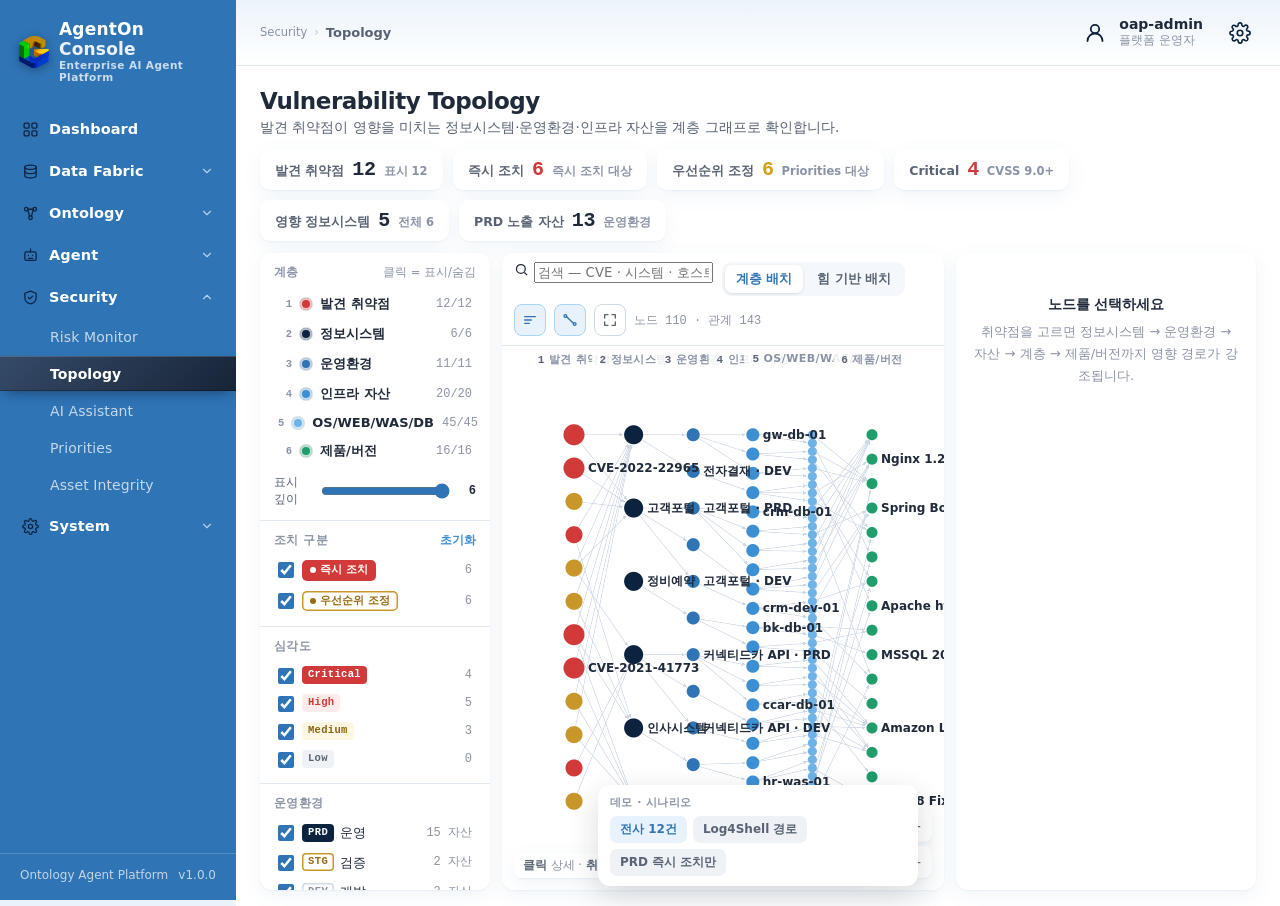
<file: design/mnu-810-topology.html>
<!DOCTYPE html>
<html lang="ko">
<head>
  <meta charset="UTF-8" />
  <meta name="viewport" content="width=device-width, initial-scale=1.0" />
  <meta name="description" content="AgentOn Console · Security · Topology (MNU-810)" />
  <title>AgentOn Console</title>
  <link rel="icon" type="image/png" href="[data-uri]" />
  <style>
    /* ============================================================
     * AgentOn Console — Security › Topology (MNU-810)
     *   발견 취약점 → 정보시스템 → 운영환경(PRD/DEV) → 인프라 자산 → OS/WEB/WAS/DB → 제품/버전 6단계 계층 그래프
     *   그래프 렌더링: Sigma.js 3 + Graphology (assets/vendor — 폐쇄망 대응, CDN 미사용)
     *
     * 단일 파일 프로토타입. 디자인 토큰·셸 레이아웃·목록 컴포넌트는 GenWorks-RP 의
     * 공유 자산(docs/design/assets/wm.css · app.css)을 그대로 옮겨 왔다.
     *   · 사이드바 236px 단색 --sky-deep, 브랜드는 사이드바 상단, 활성 메뉴 = 진청 밴드 풀블리드
     *   · topbar 는 메인 칼럼 안(좌: breadcrumb · 우: 사용자·기어)
     *   · 콘텐츠 배경 흰색, 카드는 border 없이 soft shadow 로만 구분
     *   · 배지 원칙: 예외 상태(인증 실패·스키마 변경·연결 실패)만 색 강조, 나머지는 뉴트럴
     * 색은 아래 토큰만 사용한다. 라이트 테마 단일 (다크 모드 미지원 — RP 와 동일).
     * ============================================================ */
    :root {
      --sky: #6db3e8; --sky-light: #a9d4f5; --sky-dark: #3d8fd4; --sky-deep: #2f74b5;
      --bg: #eaf3fb; --panel: #ffffff; --panel-2: #f4f8fd;
      --ink: #1f2a3a; --ink-soft: #586374; --ink-faint: #8a93a6;
      --line: #e2e8f1; --line-strong: #cfd9e6;
      --accent: var(--sky-dark); --accent-hover: var(--sky-deep); --accent-soft: #e7f2fc;
      --danger: #d23a3a; --danger-soft: #fdecec;
      --ok: #1f9d6b; --ok-soft: #eaf6f0;
      --warn: #d4a017; --warn-soft: #fdf6e3; --warn-ink: #8a6410;
      --navy-1: #20407e; --navy-2: #0c2340;
      --band-1: #354b69; --band-2: #172437;
      --icon: #0c2340;
      --radius: 10px;
      --shadow-sm: 0 1px 2px rgba(45, 110, 175, .06), 0 6px 20px rgba(45, 110, 175, .07);
      --shadow-lg: 0 20px 64px rgba(8, 24, 48, .26);
      --focus: 0 0 0 3px rgba(61, 143, 212, .28);
      --chip-bg: #eef2f7; --input-bg: #ffffff;
      --topbar-1: rgba(234, 243, 251, .94); --topbar-2: rgba(255, 255, 255, .9);
      --mono: "SFMono-Regular", "SF Mono", Menlo, Consolas, monospace;
      color-scheme: light;
    }

    * { box-sizing: border-box; }
    html { height: 100%; }
    body {
      margin: 0; min-height: 100vh;
      display: grid; grid-template-columns: 236px minmax(0, 1fr);
      background: var(--bg); color: var(--ink);
      font-family: "Pretendard", "Apple SD Gothic Neo", "Segoe UI", system-ui, -apple-system, sans-serif;
      font-size: 15px; font-weight: 500; -webkit-font-smoothing: antialiased;
    }
    [hidden] { display: none !important; }
    .mono { font-family: var(--mono); font-variant-numeric: tabular-nums; }
    button, input, select, textarea { font-family: inherit; }
    :focus-visible { outline: none; box-shadow: var(--focus); }

    /* ============================================================
     * 1. 셸 — 사이드바
     * ============================================================ */
    .sidebar {
      position: sticky; top: 0; align-self: start; height: 100vh;
      display: flex; flex-direction: column; color: #fff;
      background: var(--sky-deep); overflow-y: auto;
    }
    .side-brand { display: flex; align-items: center; gap: 9px; padding: 20px 18px 18px; color: #fff; text-decoration: none; }
    .side-brand img { width: 32px; height: 32px; object-fit: contain; flex: none; filter: drop-shadow(0 2px 4px rgba(8, 24, 48, .4)); }
    .side-brand .nm { font-size: 17px; font-weight: 800; letter-spacing: .2px; line-height: 1.15; }
    .side-brand .nm span { opacity: .9; font-weight: 700; }
    .side-brand .nm small { display: block; font-size: 10.5px; font-weight: 600; letter-spacing: .04em; opacity: .75; }

    .side-nav { padding: 8px 12px; flex: 1; }
    .nav-cap { padding: 13px 10px 5px; font-size: 11px; font-weight: 700; letter-spacing: .05em; color: rgba(255, 255, 255, .55); }
    .nav-cap small { display: block; font-size: 10.5px; font-weight: 500; letter-spacing: 0; margin-top: 2px; color: rgba(255, 255, 255, .45); }
    .nav-item, .nav-child, .nav-parent {
      display: flex; align-items: center; gap: 10px; width: 100%;
      padding: 8px 10px; border-radius: 8px; margin-bottom: 2px;
      background: none; border: none; cursor: pointer; text-align: left;
      text-decoration: none; color: #fff; font-size: 14.5px; font-weight: 600; letter-spacing: .1px;
      min-height: 40px; transition: background .12s;
    }
    .nav-child { padding-left: 38px; font-size: 14px; font-weight: 500; color: rgba(255, 255, 255, .72); min-height: 35px; }
    .nav-item:hover, .nav-child:hover, .nav-parent:hover { background: rgba(255, 255, 255, .12); color: #fff; }
    .nav-item > svg, .nav-parent > svg:first-child { width: 17px; height: 17px; flex: none; color: var(--navy-2); }
    .np-label { flex: 1; min-width: 0; }
    .np-chev { width: 14px; height: 14px; opacity: .65; transition: transform .18s; flex: none; margin-left: auto; }
    .nav-group[data-open="true"] .np-chev { transform: rotate(180deg); }
    .nav-children { display: none; margin-bottom: 4px; }
    .nav-group[data-open="true"] .nav-children { display: block; }
    .nav-child.active {
      background: linear-gradient(135deg, var(--band-1) 0%, var(--band-2) 100%);
      color: #fff; font-weight: 700;
      width: calc(100% + 24px); margin-left: -12px; border-radius: 0; padding-left: 50px;
      box-shadow: 0 6px 14px -6px rgba(8, 24, 48, .6), inset 0 1px 0 rgba(255, 255, 255, .16), inset 0 -1px 0 rgba(0, 0, 0, .28);
    }
    .side-foot {
      padding: 14px 20px 18px; font-size: 12px; color: rgba(255, 255, 255, .7);
      border-top: 1px solid rgba(255, 255, 255, .18);
      display: flex; justify-content: space-between; gap: 10px; font-variant-numeric: tabular-nums;
    }

    /* ============================================================
     * 2. 셸 — 메인 칼럼 · topbar
     * ============================================================ */
    .main { min-width: 0; display: flex; flex-direction: column; background: var(--panel); }
    .topbar {
      position: sticky; top: 0; z-index: 20;
      display: flex; align-items: center; gap: 12px;
      background: linear-gradient(180deg, var(--topbar-1) 0%, var(--topbar-2) 100%);
      backdrop-filter: blur(8px);
      border-bottom: 1px solid var(--line); padding: 11px 24px; min-height: 60px;
    }
    .hdiv { width: 1px; height: 22px; background: var(--line-strong); opacity: .85; flex: none; }
    .crumb { font-size: 11.5px; color: var(--ink-faint); display: flex; align-items: center; gap: 7px; line-height: 1.2; min-width: 0; }
    .crumb b { color: var(--ink-soft); font-weight: 600; font-size: 13px; }
    .crumb .sep { opacity: .5; }
    .topbar .spacer { flex: 1; }
    .ic-btn {
      position: relative; background: none; border: none; padding: 5px; cursor: pointer;
      display: grid; place-items: center; border-radius: 9px; color: var(--icon); flex: none;
    }
    .ic-btn:hover { background: var(--panel-2); }
    .ic-btn svg { width: 22px; height: 22px; }
    .menu-toggle { display: none; }
    .user {
      display: flex; align-items: center; gap: 9px; padding: 4px 8px 4px 6px;
      background: none; border: 1px solid transparent; border-radius: 9px; cursor: pointer;
    }
    .user:hover { background: var(--panel-2); border-color: var(--line); }
    .user .avatar { width: 30px; height: 30px; display: grid; place-items: center; flex: none; }
    .user .avatar svg { width: 24px; height: 24px; }
    .user .u-meta { text-align: left; }
    .user .u-name { font-size: 14px; font-weight: 600; color: var(--ink); }
    .user .u-role { font-size: 12px; color: var(--ink-faint); }
    .content { padding: 22px 24px 60px; width: 100%; }

    .phead { display: flex; align-items: flex-end; justify-content: space-between; gap: 18px; margin-bottom: 18px; flex-wrap: wrap; }
    .phead h1 { margin: 0; font-size: 23px; font-weight: 700; letter-spacing: -.02em; }
    .phead .psub { margin: 5px 0 0; font-size: 13.5px; color: var(--ink-soft); }

    /* ============================================================
     * 3. 버튼 · 폼 컨트롤
     * ============================================================ */
    .btn {
      font-size: 14px; font-weight: 600; border-radius: 8px;
      border: 1px solid var(--line-strong); background: var(--input-bg); color: var(--ink);
      height: 36px; padding: 0 14px; cursor: pointer; display: inline-flex; align-items: center; gap: 7px;
      transition: border-color .12s, filter .12s, transform .04s; white-space: nowrap;
    }
    .btn:hover { border-color: var(--accent); }
    .btn:active { transform: translateY(1px); }
    .btn.primary { color: #fff; border: none; background: linear-gradient(135deg, var(--navy-1) 0%, var(--navy-2) 100%); }
    .btn.primary:hover { filter: brightness(1.12); }
    .btn.second { color: var(--sky-deep); background: var(--accent-soft); border-color: transparent; }
    .btn.sm { height: 30px; padding: 0 11px; font-size: 13px; border-radius: 7px; }
    .btn.ghost { background: none; border-color: transparent; color: var(--ink-soft); }
    .btn.ghost:hover { border-color: var(--line-strong); color: var(--ink); }
    .btn.danger { color: #fff; border: none; background: var(--danger); }
    .btn:disabled { opacity: .45; cursor: not-allowed; }
    .btn:disabled:active { transform: none; }
    .btn svg { width: 15px; height: 15px; flex: none; }
    .link { font-size: 13.5px; color: var(--accent); text-decoration: none; background: none; border: none; padding: 0; cursor: pointer; font-weight: 600; }
    .link:hover { text-decoration: underline; }
    .link.sm { font-size: 12.5px; }

    .input, .select, .textarea {
      width: 100%; height: 36px; padding: 0 12px; font-size: 13.5px; color: var(--ink); background: var(--input-bg);
      border: 1px solid var(--line-strong); border-radius: 8px; outline: none; font-weight: 500;
      transition: border-color .15s, box-shadow .15s;
    }
    .input:focus, .select:focus, .textarea:focus { border-color: var(--accent); box-shadow: var(--focus); }
    .input:disabled, .select:disabled { background: var(--panel-2); cursor: not-allowed; color: var(--ink-faint); }
    .input[aria-invalid="true"] { border-color: var(--danger); }
    .input.mono { font-family: var(--mono); font-size: 13px; }
    .select {
      appearance: none; -webkit-appearance: none; cursor: pointer; padding-right: 32px;
      background-image: url("data:image/svg+xml,%3Csvg xmlns='http://www.w3.org/2000/svg' viewBox='0 0 24 24' fill='none' stroke='%238a93a6' stroke-width='2' stroke-linecap='round' stroke-linejoin='round'%3E%3Cpath d='m6 9 6 6 6-6'/%3E%3C/svg%3E");
      background-repeat: no-repeat; background-position: right 11px center; background-size: 13px;
    }
    .select.auto { width: auto; flex: none; max-width: 100%; }
    .textarea { height: auto; min-height: 72px; padding: 9px 12px; resize: vertical; line-height: 1.55; }
    .field { margin-bottom: 14px; }
    .field > label, .field .flabel { display: block; margin-bottom: 6px; font-size: 12.5px; font-weight: 700; color: var(--ink-soft); }
    .field .req { color: var(--danger); margin-left: 3px; }
    .field-hint { margin: 6px 0 0; font-size: 12px; color: var(--ink-faint); line-height: 1.5; }
    .field-hint.err { color: var(--danger); }
    .frow { display: grid; grid-template-columns: repeat(2, minmax(0, 1fr)); gap: 12px; }
    .frow.c3 { grid-template-columns: 2fr 1fr 1fr; }
    .check { display: inline-flex; align-items: flex-start; gap: 8px; font-size: 13.5px; color: var(--ink); line-height: 1.5; cursor: pointer; }
    .check input { width: 16px; height: 16px; margin: 2px 0 0; accent-color: var(--sky-deep); flex: none; cursor: pointer; }
    .check.dis { color: var(--ink-faint); cursor: not-allowed; }
    .check-row { display: flex; flex-wrap: wrap; gap: 8px 18px; }
    .ver-badge { display: inline-flex; font-size: 10.5px; font-weight: 700; padding: 1px 6px; border-radius: 4px; background: var(--chip-bg); color: var(--ink-faint); margin-left: 6px; vertical-align: 1px; }

    /* 세그먼트 (인증 방식 · 보관 위치 · 프로토콜) */
    .seg { display: inline-flex; flex-wrap: wrap; gap: 4px; padding: 3px; border-radius: 9px; background: var(--panel-2); }
    .seg button {
      height: 30px; padding: 0 12px; border: none; border-radius: 7px; background: none; cursor: pointer;
      font-size: 13px; font-weight: 600; color: var(--ink-soft);
    }
    .seg button:hover { color: var(--ink); }
    .seg button.on { background: var(--panel); color: var(--sky-deep); box-shadow: 0 1px 3px rgba(8, 24, 48, .12); }
    .seg.block { display: flex; }
    .seg.block button { flex: 1; }

    /* 안내 박스 */
    .notice { padding: 11px 13px; border-radius: 10px; background: var(--panel-2); font-size: 12.5px; line-height: 1.65; color: var(--ink-soft); }
    .notice strong { color: var(--ink); font-weight: 700; }
    .notice.warn { background: var(--warn-soft); color: var(--warn-ink); }
    .notice.warn strong { color: inherit; }
    .notice.bad { background: var(--danger-soft); color: var(--danger); }
    .notice.ok { background: var(--ok-soft); color: var(--ok); }
    .notice.info { background: var(--accent-soft); color: var(--sky-deep); }
    .notice + .notice, .notice + .field, .field + .notice { margin-top: 12px; }
    .notice ul { margin: 6px 0 0; padding-left: 18px; }

    /* 툴팁 (비활성 버튼은 이벤트를 못 받으므로 래퍼에 단다) */
    .tip-wrap { position: relative; display: inline-flex; }
    .tip-wrap::after {
      content: attr(data-tip); position: absolute; left: 50%; bottom: calc(100% + 8px); transform: translateX(-50%);
      width: max-content; max-width: 260px; padding: 8px 11px; border-radius: 8px;
      background: var(--navy-2); color: #fff; font-size: 12px; font-weight: 500; line-height: 1.5; text-align: left;
      white-space: normal; opacity: 0; visibility: hidden; transition: opacity .12s; pointer-events: none; z-index: 90;
      box-shadow: 0 8px 22px rgba(12, 35, 64, .22);
    }
    .tip-wrap:hover::after, .tip-wrap:focus-within::after { opacity: 1; visibility: visible; }
    .tip-wrap.right::after { left: auto; right: 0; transform: none; }

    /* ============================================================
     * 4. Topology — 3단 레이아웃 (좌 필터·범례 260 / 중앙 그래프 / 우 상세 340)
     * ============================================================ */
    .content { display: flex; flex-direction: column; height: calc(100vh - 60px); padding-bottom: 16px; overflow: hidden; }
    .phead { margin-bottom: 12px; }
    .stat-strip { display: flex; gap: 10px; flex-wrap: wrap; margin-bottom: 12px; }
    .stat-pill {
      display: flex; align-items: baseline; gap: 8px; padding: 8px 14px; border-radius: 10px;
      background: var(--panel); box-shadow: var(--shadow-sm); border: 1px solid transparent; cursor: pointer; text-align: left; color: inherit;
      transition: box-shadow .12s, background .12s;
    }
    .stat-pill:hover { box-shadow: 0 6px 18px rgba(8, 24, 48, .13); }
    .stat-pill[aria-pressed="true"] { background: var(--panel-2); border-color: var(--sky-light); }
    .stat-pill .k { font-size: 12.5px; font-weight: 600; color: var(--ink-soft); }
    .stat-pill .v { font-family: var(--mono); font-size: 20px; font-weight: 700; letter-spacing: -.02em; font-variant-numeric: tabular-nums; }
    .stat-pill .v.bad { color: var(--danger); }
    .stat-pill .v.warn { color: var(--warn); }
    .stat-pill .s { font-size: 11.5px; color: var(--ink-faint); font-weight: 600; }

    .topo { flex: 1; min-height: 0; display: grid; grid-template-columns: 260px minmax(0, 1fr) 340px; grid-template-rows: minmax(0, 1fr); gap: 12px; }
    .tp-side { background: var(--panel); border-radius: 12px; box-shadow: var(--shadow-sm); display: flex; flex-direction: column; min-height: 0; overflow: hidden; }
    .tp-side .sec { padding: 12px 14px; border-bottom: 1px solid var(--line); }
    .tp-side .sec:last-child { border-bottom: none; }
    .tp-side .sec-t { font-size: 11.5px; font-weight: 700; letter-spacing: .04em; color: var(--ink-faint); text-transform: uppercase; margin-bottom: 9px; display: flex; align-items: center; gap: 6px; }
    .tp-side .sec-t .sp { flex: 1; }
    .tp-side .sec-t .link { font-size: 11.5px; }
    .tp-scroll { overflow-y: auto; flex: 1; min-height: 0; }

    /* 계층 범례 — 6단계. 행 클릭 = 해당 계층 표시/숨김, 깊이 슬라이더와 연동 */
    .lv { display: flex; align-items: center; gap: 8px; padding: 6px 4px; border-radius: 7px; cursor: pointer; font-size: 13px; }
    .lv:hover { background: var(--panel-2); }
    .lv .sw { width: 12px; height: 12px; border-radius: 50%; flex: none; box-shadow: inset 0 0 0 2px rgba(255,255,255,.7), 0 0 0 1px rgba(8,24,48,.15); }
    .lv .sw.sq { border-radius: 3px; }
    .lv .nm { flex: 1; font-weight: 600; }
    .lv .n { font-family: var(--mono); font-size: 12px; color: var(--ink-faint); font-variant-numeric: tabular-nums; }
    .lv .idx { font-family: var(--mono); font-size: 10.5px; font-weight: 700; color: var(--ink-faint); width: 14px; text-align: right; }
    .lv.off { opacity: .45; }
    .lv.off .nm { text-decoration: line-through; }
    .depth { display: flex; align-items: center; gap: 10px; margin-top: 8px; font-size: 12px; color: var(--ink-soft); }
    .depth input[type="range"] { flex: 1; accent-color: var(--sky-deep); }
    .depth b { font-family: var(--mono); color: var(--ink); min-width: 14px; text-align: right; }
    .chk-list { display: flex; flex-direction: column; gap: 4px; }
    .chk-list .check { font-size: 13px; padding: 3px 4px; border-radius: 6px; }
    .chk-list .check:hover { background: var(--panel-2); }
    .chk-list .check .n { margin-left: auto; font-family: var(--mono); font-size: 12px; color: var(--ink-faint); }
    .chk-list .check > span { flex: 1; display: flex; align-items: center; gap: 6px; }
    .sev { display: inline-flex; align-items: center; font-family: var(--mono); font-size: 10.5px; font-weight: 700; padding: 1px 6px; border-radius: 4px; letter-spacing: .03em; }
    .sev.Critical { background: var(--danger); color: #fff; }
    .sev.High { background: var(--danger-soft); color: var(--danger); }
    .sev.Medium { background: var(--warn-soft); color: var(--warn-ink); }
    .sev.Low { background: var(--chip-bg); color: var(--ink-soft); }
    /* 조치 구분 — 즉시 조치(적색 채움) · 우선순위 조정(황토 외곽선) */
    .act { display: inline-flex; align-items: center; gap: 4px; font-size: 11px; font-weight: 700; padding: 2px 8px; border-radius: 5px; white-space: nowrap; }
    .act.now { background: var(--danger); color: #fff; }
    .act.adj { background: transparent; color: #9a6b12; box-shadow: inset 0 0 0 1.5px #c9962a; }
    .act .d { width: 6px; height: 6px; border-radius: 50%; background: currentColor; }
    .env { display: inline-flex; align-items: center; font-family: var(--mono); font-size: 10.5px; font-weight: 700; letter-spacing: .04em; padding: 1px 6px; border-radius: 4px; line-height: 1.5; white-space: nowrap; }
    .env.PRD { background: var(--navy-2); color: #fff; }
    .env.STG { color: #9a6b12; box-shadow: inset 0 0 0 1.5px #c9962a; }
    .env.DEV { color: var(--ink-faint); box-shadow: inset 0 0 0 1.5px var(--line-strong); }
    .layer-tag { font-family: var(--mono); font-size: 10.5px; font-weight: 700; padding: 1px 6px; border-radius: 4px; background: var(--chip-bg); color: var(--ink-soft); }

    /* 중앙 — 그래프 캔버스 */
    .tp-main { position: relative; background: var(--panel); border-radius: 12px; box-shadow: var(--shadow-sm); min-height: 0; display: flex; flex-direction: column; overflow: hidden; }
    .tp-bar { display: flex; align-items: center; gap: 8px; padding: 9px 12px; border-bottom: 1px solid var(--line); flex-wrap: wrap; }
    .tp-bar .search { flex: 1; min-width: 200px; max-width: 360px; height: 34px; }
    .tp-bar .sp { flex: 1; }
    .seg { display: inline-flex; gap: 3px; padding: 3px; border-radius: 9px; background: var(--panel-2); }
    .seg button { height: 28px; padding: 0 11px; border: none; border-radius: 7px; background: none; cursor: pointer; font-size: 12.5px; font-weight: 600; color: var(--ink-soft); }
    .seg button.on { background: var(--panel); color: var(--sky-deep); box-shadow: 0 1px 3px rgba(8, 24, 48, .12); }
    .ic { width: 32px; height: 32px; padding: 0; display: grid; place-items: center; border-radius: 8px; border: 1px solid var(--line-strong); background: var(--input-bg); color: var(--ink-soft); cursor: pointer; }
    .ic:hover { border-color: var(--accent); color: var(--ink); }
    .ic[aria-pressed="true"] { background: var(--accent-soft); border-color: var(--sky-light); color: var(--sky-deep); }
    .ic svg { width: 16px; height: 16px; }
    .canvas-wrap { position: relative; flex: 1; min-height: 0; background: var(--panel); }
    #sigma { position: absolute; inset: 0; }
    /* 계층 헤더 — 캔버스 상단에 6개 컬럼 라벨(카메라와 함께 이동) */
    .lane-heads { position: absolute; left: 0; right: 0; top: 0; height: 26px; pointer-events: none; z-index: 2; }
    .lane-head { position: absolute; top: 4px; transform: translateX(-50%); font-size: 11px; font-weight: 700; letter-spacing: .04em; color: var(--ink-faint); background: rgba(255,255,255,.85); padding: 2px 8px; border-radius: 5px; white-space: nowrap; }
    .lane-head b { color: var(--ink-soft); font-family: var(--mono); margin-right: 4px; }
    .zoom { position: absolute; right: 12px; bottom: 12px; display: flex; flex-direction: column; gap: 4px; z-index: 3; }
    .zoom .ic { background: var(--panel); box-shadow: var(--shadow-sm); border-color: transparent; }
    .hint { position: absolute; left: 12px; bottom: 12px; z-index: 3; font-size: 11.5px; color: var(--ink-faint); background: rgba(255,255,255,.9); padding: 5px 9px; border-radius: 7px; box-shadow: var(--shadow-sm); }
    .hint b { color: var(--ink-soft); font-weight: 600; }
    .path-banner { position: absolute; left: 12px; top: 34px; z-index: 3; max-width: calc(100% - 24px); display: flex; align-items: center; gap: 8px; padding: 7px 11px; border-radius: 9px; background: var(--warn-soft); color: var(--warn-ink); font-size: 12.5px; font-weight: 600; box-shadow: var(--shadow-sm); }
    .path-banner .x { margin-left: 4px; width: 20px; height: 20px; border: none; border-radius: 5px; background: none; color: inherit; cursor: pointer; font-size: 15px; line-height: 1; }
    .path-banner.now { background: var(--danger-soft); color: var(--danger); }
    .tp-empty { position: absolute; inset: 0; display: grid; place-items: center; text-align: center; color: var(--ink-faint); font-size: 13px; z-index: 2; background: var(--panel); }
    .tp-empty .et { font-size: 15px; font-weight: 700; color: var(--ink); margin-bottom: 6px; }
    .tt { position: absolute; z-index: 5; pointer-events: none; padding: 7px 10px; border-radius: 8px; background: var(--navy-2); color: #fff; font-size: 12px; line-height: 1.5; box-shadow: 0 8px 22px rgba(12,35,64,.22); max-width: 260px; }
    .tt b { font-weight: 700; }
    .tt .m { color: rgba(255,255,255,.7); font-family: var(--mono); font-size: 11px; }

    /* 우측 — 선택 노드 상세 */
    .tp-det { background: var(--panel); border-radius: 12px; box-shadow: var(--shadow-sm); display: flex; flex-direction: column; min-height: 0; overflow: hidden; }
    .det-head { padding: 13px 14px 11px; border-bottom: 1px solid var(--line); }
    .det-kind { font-size: 11px; font-weight: 700; letter-spacing: .04em; color: var(--ink-faint); text-transform: uppercase; display: flex; align-items: center; gap: 6px; }
    .det-kind .sw { width: 10px; height: 10px; border-radius: 50%; }
    .det-t { font-size: 16px; font-weight: 700; margin-top: 4px; line-height: 1.3; word-break: break-all; }
    .det-s { margin-top: 5px; display: flex; align-items: center; gap: 6px; flex-wrap: wrap; font-size: 12px; color: var(--ink-faint); }
    .det-body { flex: 1; overflow-y: auto; padding: 12px 14px 16px; }
    .det-actions { display: flex; gap: 6px; flex-wrap: wrap; padding: 10px 14px; border-bottom: 1px solid var(--line); }
    .dsec { background: var(--panel-2); border-radius: 10px; padding: 11px 13px; margin-bottom: 10px; }
    .dsec-t { font-size: 11.5px; font-weight: 700; color: var(--ink-soft); letter-spacing: .02em; margin-bottom: 8px; display: flex; align-items: center; gap: 8px; }
    .dsec-t .sp { flex: 1; }
    .dsec-t .link { font-size: 11.5px; }
    .kv { display: grid; grid-template-columns: 92px 1fr; gap: 6px 10px; font-size: 12.5px; margin: 0; }
    .kv dt { color: var(--ink-faint); font-weight: 500; white-space: nowrap; }
    .kv dd { margin: 0; color: var(--ink); min-width: 0; word-break: break-word; display: flex; flex-wrap: wrap; gap: 4px 6px; align-items: center; }
    .kv dd.mono { font-family: var(--mono); font-size: 12px; }
    /* 상위 경로 — 6단계 세로 브레드크럼 */
    .crumbs { display: flex; flex-direction: column; gap: 0; }
    .crumb-n { display: flex; align-items: center; gap: 8px; padding: 4px 0; font-size: 12.5px; position: relative; }
    .crumb-n + .crumb-n::before { content: ""; position: absolute; left: 5px; top: -8px; height: 10px; width: 2px; background: var(--line-strong); }
    .crumb-n .sw { width: 12px; height: 12px; border-radius: 50%; flex: none; box-shadow: inset 0 0 0 2px rgba(255,255,255,.7); }
    .crumb-n .k { font-size: 10.5px; font-weight: 700; color: var(--ink-faint); width: 52px; flex: none; letter-spacing: .02em; }
    .crumb-n .lk { background: none; border: none; padding: 0; font: inherit; font-weight: 600; color: var(--ink); text-decoration: underline; text-underline-offset: 2px; cursor: pointer; text-align: left; }
    .crumb-n .lk:hover { color: var(--sky-deep); }
    .crumb-n.cur .lk { color: var(--sky-deep); text-decoration: none; }
    .nb-list { display: flex; flex-direction: column; }
    .nb { display: flex; align-items: center; gap: 8px; padding: 6px 0; font-size: 12.5px; }
    .nb + .nb { border-top: 1px solid var(--line); }
    .nb .sw { width: 9px; height: 9px; border-radius: 50%; flex: none; }
    .nb .lk { flex: 1; min-width: 0; background: none; border: none; padding: 0; font: inherit; font-weight: 600; color: var(--ink); text-align: left; cursor: pointer; overflow: hidden; text-overflow: ellipsis; white-space: nowrap; }
    .nb .lk:hover { color: var(--sky-deep); text-decoration: underline; }
    .nb .m { font-size: 11.5px; color: var(--ink-faint); font-family: var(--mono); white-space: nowrap; }
    .vul-row { display: flex; align-items: center; gap: 7px; padding: 6px 0; font-size: 12.5px; }
    .vul-row + .vul-row { border-top: 1px solid var(--line); }
    .vul-row .lk { background: none; border: none; padding: 0; font: inherit; font-family: var(--mono); font-weight: 700; color: var(--ink); cursor: pointer; text-decoration: underline; text-underline-offset: 2px; }
    .vul-row .lk:hover { color: var(--sky-deep); }
    .vul-row .sp { flex: 1; }
    .det-empty { padding: 40px 18px; text-align: center; color: var(--ink-faint); font-size: 13px; line-height: 1.7; }
    .det-empty .et { font-size: 14px; font-weight: 700; color: var(--ink); margin-bottom: 4px; }
    .oid { display: inline-flex; align-items: center; font-family: var(--mono); font-size: 11.5px; font-weight: 700; color: var(--ink-soft); background: var(--chip-bg); padding: 1px 6px; border-radius: 4px; border: none; cursor: copy; letter-spacing: .02em; white-space: nowrap; }
    .oid:hover { background: var(--accent-soft); color: var(--sky-deep); }
    .lineage { font-size: 12px; color: var(--ink-soft); line-height: 1.6; }
    .lineage code { font-family: var(--mono); font-size: 11.5px; background: var(--chip-bg); padding: 0 4px; border-radius: 3px; }
    .cve-list { display: flex; flex-direction: column; gap: 2px; }
    .cve-item { display: grid; grid-template-columns: 1fr auto; gap: 2px 8px; padding: 7px 6px; border-radius: 8px; cursor: pointer; font-size: 12.5px; }
    .cve-item:hover { background: var(--panel-2); }
    .cve-item.on { background: var(--accent-soft); }
    .cve-item .id { font-family: var(--mono); font-weight: 700; }
    .cve-item .t { grid-column: 1 / -1; font-size: 11.5px; color: var(--ink-faint); overflow: hidden; text-overflow: ellipsis; white-space: nowrap; }
    .cve-item .sev { justify-self: end; }
    .toast {
      position: fixed; left: 50%; bottom: 26px; transform: translate(-50%, 14px); z-index: 90;
      max-width: min(560px, calc(100vw - 32px)); padding: 12px 16px; border-radius: 11px;
      background: linear-gradient(135deg, var(--navy-1) 0%, var(--navy-2) 100%); color: #eaf2fb;
      font-size: 13px; line-height: 1.6; font-weight: 600; box-shadow: 0 16px 40px rgba(8, 24, 48, .34); opacity: 0; visibility: hidden; transition: opacity .16s, transform .16s;
    }
    .toast.open { opacity: 1; visibility: visible; transform: translate(-50%, 0); }
    .toast b { color: #fff; }
    .demo-bar { position: fixed; left: calc(236px + (100vw - 236px) / 2); transform: translateX(-50%); bottom: 14px; z-index: 50; background: var(--panel); border-radius: 12px; box-shadow: 0 10px 30px rgba(24, 33, 49, .16); padding: 10px 12px; max-width: 320px; }
    .demo-title { font-size: 11px; font-weight: 700; color: var(--ink-faint); letter-spacing: .04em; margin-bottom: 6px; }
    .demo-opts { display: flex; flex-wrap: wrap; gap: 6px; }
    .demo-opt { font-size: 12px; font-weight: 600; padding: 5px 10px; border-radius: 7px; cursor: pointer; color: var(--ink-soft); background: var(--chip-bg); border: none; }
    .demo-opt.on { background: var(--accent-soft); color: var(--sky-deep); }

    @media (max-width: 1280px) { .topo { grid-template-columns: 230px minmax(0, 1fr) 300px; } }
    @media (max-width: 1024px) { .topo { grid-template-columns: 1fr; grid-template-rows: auto minmax(480px, 60vh) auto; } .tp-side .tp-scroll { max-height: 260px; } }
    @media (max-width: 900px) {
      body { grid-template-columns: 1fr; }
      .sidebar { position: fixed; left: 0; top: 0; width: 236px; height: 100vh; transform: translateX(-100%); transition: transform .2s; z-index: 40; }
      .sidebar.open { transform: none; }
      .menu-toggle { display: grid; }
      .content { padding: 18px 16px 40px; }
      .topbar { padding: 10px 16px; gap: 8px; }
      .crumb, .user .u-meta { display: none; }
      .demo-bar { left: 16px; }
    }
  </style>
</head>
<body>
  <!--
    AgentOn Console > Security > Topology — MNU-810 (Security Domain Package · Extension)

    · 발견 취약점 → 정보시스템 → 운영환경(PRD/DEV) → 인프라 자산 → OS/WEB/WAS/DB → 제품/버전 6단계 계층을
      좌→우 레이어드 그래프로 그린다. 취약점 노드를 고르면 그 취약점이 실제로 발견된 경로(6단계)만 강조된다.
    · 취약점은 조치 구분 2종을 갖는다 — 즉시 조치 · 우선순위 조정. 노드 색·필터·상세 액션(즉시 조치 등록 / Priorities)이 이 구분을 따른다.
    · 그래프 라이브러리: Sigma.js 3 + Graphology (assets/vendor). 레이아웃은 기본 레이어드(결정론적), 선택 시 ForceAtlas2.
    · 노드 데이터의 출처는 Data Fabric 의 Dataset(sourcedFrom) — Qualys Host List/Detection · Wiz Issues · ISPM Findings · CSPM 정책
  -->
  <aside class="sidebar" id="sidebar">
    <a class="side-brand" href="#" data-nav="Home">
      <!-- 솔루션 심볼 — GenWorks-RP 와 동일 로고(assets/genworks_rp_icon.png 128px 축소본, 단일 파일 원칙으로 base64 내장) -->
      <img src="[data-uri]" alt="" />
      <span class="nm">AgentOn<span> Console</span><small>Enterprise AI Agent Platform</small></span>
    </a>

    <nav class="side-nav" aria-label="AgentOn Console 메뉴">
      <a class="nav-item" href="#" data-nav="Dashboard">
        <svg viewBox="0 0 24 24" fill="none" stroke="currentColor" stroke-width="1.8"><rect x="3" y="3" width="7" height="7" rx="1.5"/><rect x="14" y="3" width="7" height="7" rx="1.5"/><rect x="3" y="14" width="7" height="7" rx="1.5"/><rect x="14" y="14" width="7" height="7" rx="1.5"/></svg>
        Dashboard
      </a>

      <div class="nav-group" data-open="false">
        <button class="nav-parent" type="button" data-group-toggle aria-expanded="false">
          <svg viewBox="0 0 24 24" fill="none" stroke="currentColor" stroke-width="1.8" stroke-linecap="round" stroke-linejoin="round"><ellipse cx="12" cy="6" rx="8" ry="3"/><path d="M4 6v12c0 1.66 3.58 3 8 3s8-1.34 8-3V6"/><path d="M4 12c0 1.66 3.58 3 8 3s8-1.34 8-3"/></svg>
          <span class="np-label">Data Fabric</span>
          <svg class="np-chev" viewBox="0 0 24 24" fill="none" stroke="currentColor" stroke-width="2" stroke-linecap="round" stroke-linejoin="round"><path d="m6 9 6 6 6-6"/></svg>
        </button>
        <div class="nav-children">
          <a class="nav-child" href="#" data-nav="Data Monitor">Data Monitor</a>
          <a class="nav-child" href="#" data-nav="Data Sync">Data Sync</a>
          <a class="nav-child" href="mnu-120-connections.html">Connections</a>
          <a class="nav-child" href="#" data-nav="Mappings">Mappings</a>
          <a class="nav-child" href="#" data-nav="Workflows">Workflows</a>
          <a class="nav-child" href="#" data-nav="Schedules">Schedules</a>
        </div>
      </div>

      <div class="nav-group" data-open="false">
        <button class="nav-parent" type="button" data-group-toggle aria-expanded="false">
          <svg viewBox="0 0 24 24" fill="none" stroke="currentColor" stroke-width="1.8" stroke-linecap="round" stroke-linejoin="round"><circle cx="6" cy="6" r="2.5"/><circle cx="18" cy="6" r="2.5"/><circle cx="12" cy="18" r="2.5"/><path d="M8.2 7.3 10.8 16M15.8 7.3 13.2 16M8.5 6h7"/></svg>
          <span class="np-label">Ontology</span>
          <svg class="np-chev" viewBox="0 0 24 24" fill="none" stroke="currentColor" stroke-width="2" stroke-linecap="round" stroke-linejoin="round"><path d="m6 9 6 6 6-6"/></svg>
        </button>
        <div class="nav-children">
          <a class="nav-child" href="#" data-nav="Graph Explorer">Graph Explorer</a>
          <a class="nav-child" href="#" data-nav="Graph Query">Graph Query</a>
          <a class="nav-child" href="#" data-nav="Modeler">Modeler</a>
        </div>
      </div>

      <div class="nav-group" data-open="false">
        <button class="nav-parent" type="button" data-group-toggle aria-expanded="false">
          <svg viewBox="0 0 24 24" fill="none" stroke="currentColor" stroke-width="1.8" stroke-linecap="round" stroke-linejoin="round"><rect x="4" y="7" width="16" height="12" rx="2.5"/><path d="M12 3v4M9 12h.01M15 12h.01M9 16h6"/></svg>
          <span class="np-label">Agent</span>
          <svg class="np-chev" viewBox="0 0 24 24" fill="none" stroke="currentColor" stroke-width="2" stroke-linecap="round" stroke-linejoin="round"><path d="m6 9 6 6 6-6"/></svg>
        </button>
        <div class="nav-children">
          <a class="nav-child" href="#" data-nav="Monitoring">Monitoring</a>
          <a class="nav-child" href="human-review.html">Human Review</a>
          <a class="nav-child" href="domain-knowledge.html">Domain Knowledge</a>
          <a class="nav-child" href="ai-services.html">Configuration</a>
        </div>
      </div>

      <div class="nav-group" data-open="true">
        <button class="nav-parent" type="button" data-group-toggle aria-expanded="true">
          <svg viewBox="0 0 24 24" fill="none" stroke="currentColor" stroke-width="1.8" stroke-linecap="round" stroke-linejoin="round"><path d="M12 3 4 6v6c0 4.5 3.4 7.9 8 9 4.6-1.1 8-4.5 8-9V6z"/><path d="m9 12 2 2 4-4"/></svg>
          <span class="np-label">Security</span>
          <svg class="np-chev" viewBox="0 0 24 24" fill="none" stroke="currentColor" stroke-width="2" stroke-linecap="round" stroke-linejoin="round"><path d="m6 9 6 6 6-6"/></svg>
        </button>
        <div class="nav-children">
          <a class="nav-child" href="#" data-nav="Risk Monitor">Risk Monitor</a>
          <a class="nav-child active" href="#" aria-current="page">Topology</a>
          <a class="nav-child" href="#" data-nav="AI Assistant">AI Assistant</a>
          <a class="nav-child" href="#" data-nav="Priorities">Priorities</a>
          <a class="nav-child" href="#" data-nav="Asset Integrity">Asset Integrity</a>
        </div>
      </div>

      <div class="nav-group" data-open="false">
        <button class="nav-parent" type="button" data-group-toggle aria-expanded="false">
          <svg viewBox="0 0 24 24" fill="none" stroke="currentColor" stroke-width="1.8" stroke-linecap="round" stroke-linejoin="round"><circle cx="12" cy="12" r="3"/><path d="M19.4 15a1.7 1.7 0 0 0 .3 1.8l.1.1a2 2 0 1 1-2.8 2.8l-.1-.1a1.7 1.7 0 0 0-1.8-.3 1.7 1.7 0 0 0-1 1.5V21a2 2 0 1 1-4 0v-.1a1.7 1.7 0 0 0-1.1-1.5 1.7 1.7 0 0 0-1.8.3l-.1.1a2 2 0 1 1-2.8-2.8l.1-.1a1.7 1.7 0 0 0 .3-1.8 1.7 1.7 0 0 0-1.5-1H3a2 2 0 1 1 0-4h.1a1.7 1.7 0 0 0 1.5-1.1 1.7 1.7 0 0 0-.3-1.8l-.1-.1a2 2 0 1 1 2.8-2.8l.1.1a1.7 1.7 0 0 0 1.8.3H9a1.7 1.7 0 0 0 1-1.5V3a2 2 0 1 1 4 0v.1a1.7 1.7 0 0 0 1 1.5 1.7 1.7 0 0 0 1.8-.3l.1-.1a2 2 0 1 1 2.8 2.8l-.1.1a1.7 1.7 0 0 0-.3 1.8V9a1.7 1.7 0 0 0 1.5 1H21a2 2 0 1 1 0 4h-.1a1.7 1.7 0 0 0-1.5 1z"/></svg>
          <span class="np-label">System</span>
          <svg class="np-chev" viewBox="0 0 24 24" fill="none" stroke="currentColor" stroke-width="2" stroke-linecap="round" stroke-linejoin="round"><path d="m6 9 6 6 6-6"/></svg>
        </button>
        <div class="nav-children">
          <a class="nav-child" href="#" data-nav="Users & Permissions">Users &amp; Permissions</a>
          <a class="nav-child" href="mnu-920-license.html">License</a>
          <a class="nav-child" href="service-management.html">Service Management</a>
          <a class="nav-child" href="access-management.html">Access Management</a>
          <a class="nav-child" href="#" data-nav="Audit Logs">Audit Logs</a>
        </div>
      </div>
    </nav>

    <div class="side-foot"><span>Ontology Agent Platform</span><span>v1.0.0</span></div>
  </aside>
  <div class="main">
    <div class="topbar">
      <button class="ic-btn menu-toggle" type="button" id="menuToggle" aria-label="메뉴">
        <svg width="18" height="18" viewBox="0 0 24 24" fill="none" stroke="currentColor" stroke-width="2" aria-hidden="true"><path d="M4 6h16M4 12h16M4 18h16"/></svg>
      </button>
      <div class="crumb"><span>Security</span><span class="sep">›</span><b>Topology</b></div>
      <div class="spacer"></div>
      <button class="user" type="button" data-nav="내 계정">
        <span class="avatar"><svg viewBox="0 0 24 24" fill="none" stroke="currentColor" stroke-width="1.8" stroke-linecap="round" stroke-linejoin="round" style="color:var(--icon)"><circle cx="12" cy="8" r="4.2"/><path d="M4.5 20a7.5 7.5 0 0 1 15 0"/></svg></span>
        <span class="u-meta"><span class="u-name" style="display:block">oap-admin</span><span class="u-role" style="display:block">플랫폼 운영자</span></span>
      </button>
      <button class="ic-btn" type="button" data-nav="개인 설정" aria-label="개인 설정">
        <svg viewBox="0 0 24 24" fill="none" stroke="currentColor" stroke-width="1.8" stroke-linecap="round" stroke-linejoin="round"><circle cx="12" cy="12" r="3"/><path d="M19.4 15a1.7 1.7 0 0 0 .3 1.8l.1.1a2 2 0 1 1-2.8 2.8l-.1-.1a1.7 1.7 0 0 0-1.8-.3 1.7 1.7 0 0 0-1 1.5V21a2 2 0 1 1-4 0v-.1a1.7 1.7 0 0 0-1.1-1.5 1.7 1.7 0 0 0-1.8.3l-.1.1a2 2 0 1 1-2.8-2.8l.1-.1a1.7 1.7 0 0 0 .3-1.8 1.7 1.7 0 0 0-1.5-1H3a2 2 0 1 1 0-4h.1a1.7 1.7 0 0 0 1.5-1.1 1.7 1.7 0 0 0-.3-1.8l-.1-.1a2 2 0 1 1 2.8-2.8l.1.1a1.7 1.7 0 0 0 1.8.3H9a1.7 1.7 0 0 0 1-1.5V3a2 2 0 1 1 4 0v.1a1.7 1.7 0 0 0 1 1.5 1.7 1.7 0 0 0 1.8-.3l.1-.1a2 2 0 1 1 2.8 2.8l-.1.1a1.7 1.7 0 0 0-.3 1.8V9a1.7 1.7 0 0 0 1.5 1H21a2 2 0 1 1 0 4h-.1a1.7 1.7 0 0 0-1.5 1z"/></svg>
      </button>
    </div>

    <div class="content">
      <div class="phead">
        <div>
          <h1>Vulnerability Topology</h1>
          <p class="psub">발견 취약점이 영향을 미치는 정보시스템·운영환경·인프라 자산을 계층 그래프로 확인합니다.</p>
        </div>
      </div>

      <!-- 요약 스트립 — 클릭 = 그래프 필터 (취약점 조치 구분 · PRD 노출) -->
      <div class="stat-strip" id="strip"></div>

      <div class="topo">
        <!-- 좌: 계층 범례 · 필터 -->
        <aside class="tp-side" aria-label="계층 · 필터">
          <div class="tp-scroll">
            <div class="sec">
              <div class="sec-t">계층 <span class="sp"></span><span style="font-weight:500;letter-spacing:0;text-transform:none">클릭 = 표시/숨김</span></div>
              <div id="levels"></div>
              <div class="depth"><span>표시 깊이</span><input type="range" id="depth" min="1" max="6" value="6" aria-label="표시 깊이" /><b id="depthVal">6</b></div>
            </div>
            <div class="sec">
              <div class="sec-t">조치 구분 <span class="sp"></span><button class="link" type="button" id="resetFilters">초기화</button></div>
              <div class="chk-list" id="fAct"></div>
            </div>
            <div class="sec">
              <div class="sec-t">심각도</div>
              <div class="chk-list" id="fSev"></div>
            </div>
            <div class="sec">
              <div class="sec-t">운영환경</div>
              <div class="chk-list" id="fEnv"></div>
            </div>
            <div class="sec">
              <div class="sec-t">정보시스템</div>
              <select class="select" id="fSys" aria-label="정보시스템"><option value="">전체</option></select>
            </div>
            <div class="sec">
              <div class="sec-t">계층 (OS/WEB/WAS/DB)</div>
              <div class="chk-list" id="fLayer"></div>
            </div>
          </div>
        </aside>

        <!-- 중앙: 그래프 -->
        <section class="tp-main" aria-label="계층 그래프">
          <div class="tp-bar">
            <div class="search">
              <svg width="15" height="15" viewBox="0 0 24 24" fill="none" stroke="currentColor" stroke-width="2"><circle cx="11" cy="11" r="7"/><path d="m21 21-4.3-4.3"/></svg>
              <input type="text" id="q" placeholder="검색 — CVE · 시스템 · 호스트 · 제품" autocomplete="off" aria-label="그래프 검색" />
            </div>
            <div class="seg" role="group" aria-label="레이아웃">
              <button type="button" class="on" data-layout="layered">계층 배치</button>
              <button type="button" data-layout="force">힘 기반 배치</button>
            </div>
            <span class="sp"></span>
            <button class="ic" type="button" id="btnLabels" aria-pressed="true" title="라벨 표시" aria-label="라벨 표시"><svg viewBox="0 0 24 24" fill="none" stroke="currentColor" stroke-width="2" stroke-linecap="round"><path d="M4 7h16M4 12h10M4 17h7"/></svg></button>
            <button class="ic" type="button" id="btnEdges" aria-pressed="true" title="관계선 표시" aria-label="관계선 표시"><svg viewBox="0 0 24 24" fill="none" stroke="currentColor" stroke-width="2" stroke-linecap="round"><circle cx="5" cy="6" r="2"/><circle cx="19" cy="18" r="2"/><path d="M7 7l10 10"/></svg></button>
            <button class="ic" type="button" id="btnFit" title="전체 보기" aria-label="전체 보기"><svg viewBox="0 0 24 24" fill="none" stroke="currentColor" stroke-width="2" stroke-linecap="round" stroke-linejoin="round"><path d="M4 9V4h5M20 9V4h-5M4 15v5h5M20 15v5h-5"/></svg></button>
            <span class="req-hint" id="gcount" style="font-size:12px;color:var(--ink-faint);font-family:var(--mono)"></span>
          </div>
          <div class="canvas-wrap">
            <div class="lane-heads" id="laneHeads"></div>
            <div id="sigma" role="img" aria-label="취약점–정보시스템–운영환경–인프라 자산–계층–제품 계층 그래프"></div>
            <div class="path-banner" id="pathBanner" hidden></div>
            <div class="zoom">
              <button class="ic" type="button" id="zIn" aria-label="확대">+</button>
              <button class="ic" type="button" id="zOut" aria-label="축소">−</button>
            </div>
            <div class="hint"><b>클릭</b> 상세 · <b>취약점 클릭</b> 영향 경로 강조 · <b>드래그</b> 이동 · <b>휠</b> 확대</div>
            <div class="tp-empty" id="gEmpty" hidden><div><div class="et">표시할 노드가 없습니다</div>필터를 조정해 보세요.</div></div>
            <div class="tt" id="tt" hidden></div>
          </div>
        </section>

        <!-- 우: 선택 노드 상세 -->
        <aside class="tp-det" id="det" aria-label="선택 노드 상세" aria-live="polite">
          <div class="det-empty"><div class="et">노드를 선택하세요</div>취약점을 고르면 정보시스템 → 운영환경 → 자산 → 계층 → 제품/버전까지 영향 경로가 강조됩니다.</div>
        </aside>
      </div>
    </div>
  </div>

  <div class="toast" id="toast" role="status" aria-live="polite"></div>

  <!-- 프로토타입 데모 전환 (실제 화면에는 존재하지 않음) -->
  <div class="demo-bar">
    <div class="demo-title">데모 · 시나리오</div>
    <div class="demo-opts">
      <button type="button" class="demo-opt on" data-demo="full">전사 12건</button>
      <button type="button" class="demo-opt" data-demo="log4j">Log4Shell 경로</button>
      <button type="button" class="demo-opt" data-demo="prd">PRD 즉시 조치만</button>
    </div>
  </div>

  <script src="assets/vendor/graphology.umd.min.js"></script>
  <script src="assets/vendor/sigma.min.js"></script>
  <script src="assets/vendor/graphology-library.min.js"></script>
  <script>
  (function () {
    "use strict";
    function $(id) { return document.getElementById(id); }
    function esc(s) { return String(s == null ? "" : s).replace(/[&<>"']/g, function (m) { return { "&": "&amp;", "<": "&lt;", ">": "&gt;", '"': "&quot;", "'": "&#39;" }[m]; }); }
    function h(tag, cls, html) { var e = document.createElement(tag); if (cls) e.className = cls; if (html != null) e.innerHTML = html; return e; }
    var toastT; function toast(msg) { var t = $("toast"); t.innerHTML = msg; t.classList.add("open"); clearTimeout(toastT); toastT = setTimeout(function () { t.classList.remove("open"); }, 3200); }
    function navStub(name) { toast("이 프로토타입은 Topology 화면만 구현되어 있습니다" + (name ? ' <span style="opacity:.7">(' + esc(name) + ')</span>' : "")); }

    /* ================================================================
     * 1. 계층 정의 — 6단계. 색은 디자인 토큰만 쓴다 (취약점은 조치 구분에 따라 적/황토)
     * ================================================================ */
    var C = { danger: "#d23a3a", adj: "#c9962a", navy: "#0c2340", skyDeep: "#2f74b5", skyDark: "#3d8fd4", sky: "#6db3e8", ok: "#1f9d6b", dim: "#e2e8f1", edge: "#cfd9e6", ink: "#1f2a3a" };
    var LEVELS = [
      { key: "vul",   name: "발견 취약점",   color: C.danger,   size: 9 },
      { key: "sys",   name: "정보시스템",    color: C.navy,     size: 10 },
      { key: "env",   name: "운영환경",      color: C.skyDeep,  size: 7 },
      { key: "asset", name: "인프라 자산",   color: C.skyDark,  size: 7 },
      { key: "layer", name: "OS/WEB/WAS/DB", color: C.sky,      size: 5 },
      { key: "prod",  name: "제품/버전",     color: C.ok,       size: 6 }
    ];
    var LV = {}; LEVELS.forEach(function (l, i) { l.idx = i; LV[l.key] = l; });
    var ENV_ORDER = { PRD: 0, STG: 1, DEV: 2 }, ENV_NAME = { PRD: "운영", STG: "검증", DEV: "개발" };
    var SEVS = ["Critical", "High", "Medium", "Low"], ACTS = { now: "즉시 조치", adj: "우선순위 조정" }, LAYERS = ["OS", "WEB", "WAS", "DB"];

    /* ================================================================
     * 2. 샘플 데이터 — 정보시스템 6 · 운영환경 11 · 인프라 자산 20 · 제품/버전 16 · 취약점 12
     *    === 연동 지점 === Ontology Engine 그래프 질의 (SourceSystem/Asset/Finding · sourcedFrom Dataset)
     * ================================================================ */
    var PRODUCTS = {
      "RHEL 8.6": ["Red Hat", "OS"], "RHEL 9.2": ["Red Hat", "OS"], "Ubuntu 22.04": ["Canonical", "OS"], "Windows Server 2019": ["Microsoft", "OS"], "Amazon Linux 2023": ["AWS", "OS"],
      "Apache httpd 2.4.49": ["ASF", "WEB"], "Nginx 1.24.0": ["F5", "WEB"], "IIS 10.0": ["Microsoft", "WEB"],
      "Tomcat 9.0.65": ["ASF", "WAS"], "Spring Boot 2.6.5": ["VMware", "WAS"], "Node.js 18.17.0": ["OpenJS", "WAS"], "JEUS 8 Fix#3": ["TmaxSoft", "WAS"],
      "Oracle DB 19.18": ["Oracle", "DB"], "PostgreSQL 14.2": ["PGDG", "DB"], "MSSQL 2019 CU20": ["Microsoft", "DB"], "MySQL 8.0.31": ["Oracle", "DB"]
    };
    var SYSTEMS = [
      { id: "SYS-01", name: "전자결재", org: "IT서비스팀", crit: "상" }, { id: "SYS-02", name: "고객포털", org: "디지털플랫폼팀", crit: "상" }, { id: "SYS-03", name: "정비예약", org: "서비스운영팀", crit: "중" },
      { id: "SYS-04", name: "커넥티드카 API", org: "커넥티드카개발팀", crit: "상" }, { id: "SYS-05", name: "인사시스템", org: "인사팀", crit: "중" }, { id: "SYS-06", name: "사내 위키", org: "IT서비스팀", crit: "하" }
    ];
    /* 자산: [host, sys, env, ip, zone, {layer: product}] */
    var ASSETS = [
      ["gw-web-01", "SYS-01", "PRD", "10.10.1.11", "DMZ", { OS: "RHEL 8.6", WEB: "Apache httpd 2.4.49" }],
      ["gw-was-01", "SYS-01", "PRD", "10.10.2.21", "Internal", { OS: "RHEL 8.6", WAS: "Tomcat 9.0.65" }],
      ["gw-db-01", "SYS-01", "PRD", "10.10.3.31", "DB", { OS: "RHEL 8.6", DB: "Oracle DB 19.18" }],
      ["gw-dev-01", "SYS-01", "DEV", "10.90.1.11", "Dev", { OS: "Ubuntu 22.04", WEB: "Nginx 1.24.0", WAS: "Tomcat 9.0.65" }],
      ["crm-web-01", "SYS-02", "PRD", "10.20.1.11", "DMZ", { OS: "RHEL 9.2", WEB: "Nginx 1.24.0" }],
      ["crm-web-02", "SYS-02", "PRD", "10.20.1.12", "DMZ", { OS: "RHEL 9.2", WEB: "Nginx 1.24.0" }],
      ["crm-was-01", "SYS-02", "PRD", "10.20.2.21", "Internal", { OS: "RHEL 9.2", WAS: "Spring Boot 2.6.5" }],
      ["crm-db-01", "SYS-02", "PRD", "10.20.3.31", "DB", { OS: "RHEL 9.2", DB: "PostgreSQL 14.2" }],
      ["crm-stg-01", "SYS-02", "STG", "10.80.2.11", "Stage", { OS: "RHEL 9.2", WEB: "Nginx 1.24.0", WAS: "Spring Boot 2.6.5" }],
      ["crm-dev-01", "SYS-02", "DEV", "10.90.2.11", "Dev", { OS: "Ubuntu 22.04", WAS: "Spring Boot 2.6.5", DB: "PostgreSQL 14.2" }],
      ["bk-web-01", "SYS-03", "PRD", "10.30.1.11", "DMZ", { OS: "Windows Server 2019", WEB: "IIS 10.0" }],
      ["bk-db-01", "SYS-03", "PRD", "10.30.3.31", "DB", { OS: "Windows Server 2019", DB: "MSSQL 2019 CU20" }],
      ["ccar-api-01", "SYS-04", "PRD", "172.31.10.11", "AWS-prod", { OS: "Amazon Linux 2023", WAS: "Node.js 18.17.0" }],
      ["ccar-api-02", "SYS-04", "PRD", "172.31.10.12", "AWS-prod", { OS: "Amazon Linux 2023", WAS: "Node.js 18.17.0" }],
      ["ccar-db-01", "SYS-04", "PRD", "172.31.20.31", "AWS-prod", { OS: "Amazon Linux 2023", DB: "MySQL 8.0.31" }],
      ["ccar-stg-01", "SYS-04", "STG", "172.31.80.11", "AWS-stage", { OS: "Amazon Linux 2023", WAS: "Node.js 18.17.0" }],
      ["ccar-dev-01", "SYS-04", "DEV", "172.31.90.11", "AWS-dev", { OS: "Amazon Linux 2023", WAS: "Node.js 18.17.0" }],
      ["hr-was-01", "SYS-05", "PRD", "10.50.2.21", "Internal", { OS: "RHEL 8.6", WAS: "JEUS 8 Fix#3" }],
      ["hr-db-01", "SYS-05", "PRD", "10.50.3.31", "DB", { OS: "RHEL 8.6", DB: "Oracle DB 19.18" }],
      ["wiki-01", "SYS-06", "PRD", "10.60.1.11", "Internal", { OS: "Ubuntu 22.04", WEB: "Apache httpd 2.4.49", WAS: "Tomcat 9.0.65", DB: "PostgreSQL 14.2" }]
    ];
    /* 취약점: hits = [host, layer] — 제품은 자산의 계층에서 파생 */
    var VULNS = [
      { id: "CVE-2021-44228", title: "Apache Log4j2 JNDI 원격 코드 실행 (Log4Shell)", sev: "Critical", cvss: 10.0, act: "now", src: "DS-0005", found: "2026-09-12", status: "조치 전", due: "2026-09-19", hits: [["gw-was-01", "WAS"], ["gw-dev-01", "WAS"], ["wiki-01", "WAS"], ["hr-was-01", "WAS"]] },
      { id: "CVE-2022-22965", title: "Spring Framework 원격 코드 실행 (Spring4Shell)", sev: "Critical", cvss: 9.8, act: "now", src: "DS-0005", found: "2026-09-12", status: "조치 중", due: "2026-09-19", hits: [["crm-was-01", "WAS"], ["crm-stg-01", "WAS"], ["crm-dev-01", "WAS"]] },
      { id: "CVE-2021-41773", title: "Apache HTTP Server 경로 순회 · RCE", sev: "Critical", cvss: 9.8, act: "now", src: "DS-0005", found: "2026-09-13", status: "조치 전", due: "2026-09-20", hits: [["gw-web-01", "WEB"], ["wiki-01", "WEB"]] },
      { id: "CVE-2024-3094", title: "xz-utils 백도어 (liblzma)", sev: "Critical", cvss: 10.0, act: "now", src: "DS-0005", found: "2026-09-13", status: "조치 전", due: "2026-09-17", hits: [["gw-dev-01", "OS"], ["crm-dev-01", "OS"]] },
      { id: "CVE-2024-6387", title: "OpenSSH 시그널 핸들러 경쟁 조건 (regreSSHion)", sev: "High", cvss: 8.1, act: "now", src: "DS-0005", found: "2026-09-10", status: "조치 중", due: "2026-09-24", hits: [["gw-web-01", "OS"], ["gw-was-01", "OS"], ["gw-db-01", "OS"], ["hr-was-01", "OS"], ["hr-db-01", "OS"]] },
      { id: "CVE-2024-1086", title: "Linux 커널 nf_tables 권한 상승", sev: "High", cvss: 7.8, act: "now", src: "DS-0006", found: "2026-09-11", status: "조치 전", due: "2026-09-25", hits: [["ccar-api-01", "OS"], ["ccar-api-02", "OS"], ["ccar-db-01", "OS"]] },
      { id: "CVE-2023-44487", title: "HTTP/2 Rapid Reset 서비스 거부", sev: "High", cvss: 7.5, act: "adj", src: "DS-0006", found: "2026-09-08", status: "우선순위 조정됨", due: "2026-10-15", hits: [["crm-web-01", "WEB"], ["crm-web-02", "WEB"], ["gw-dev-01", "WEB"], ["ccar-api-01", "WAS"], ["ccar-api-02", "WAS"], ["ccar-stg-01", "WAS"]] },
      { id: "CVE-2023-4863", title: "libwebp 힙 버퍼 오버플로", sev: "High", cvss: 8.8, act: "adj", src: "DS-0005", found: "2026-09-08", status: "우선순위 조정됨", due: "2026-10-15", hits: [["wiki-01", "OS"], ["gw-dev-01", "OS"]] },
      { id: "CVE-2023-38545", title: "curl SOCKS5 힙 오버플로", sev: "High", cvss: 9.8, act: "adj", src: "DS-0005", found: "2026-09-07", status: "우선순위 조정됨", due: "2026-10-31", hits: [["crm-web-01", "OS"], ["crm-was-01", "OS"], ["crm-db-01", "OS"]] },
      { id: "CVE-2024-21733", title: "Apache Tomcat 요청 스머글링 정보 노출", sev: "Medium", cvss: 5.3, act: "adj", src: "DS-0005", found: "2026-09-05", status: "우선순위 조정됨", due: "2026-11-30", hits: [["gw-was-01", "WAS"], ["wiki-01", "WAS"]] },
      { id: "CVE-2023-22809", title: "sudo sudoedit 권한 상승", sev: "Medium", cvss: 7.8, act: "adj", src: "DS-0006", found: "2026-09-04", status: "예외 승인", due: "2026-12-31", hits: [["ccar-api-01", "OS"], ["ccar-db-01", "OS"]] },
      { id: "CVE-2023-21980", title: "Oracle Database Server 권한 상승", sev: "Medium", cvss: 6.7, act: "adj", src: "DS-0001", found: "2026-09-02", status: "우선순위 조정됨", due: "2026-11-30", hits: [["gw-db-01", "DB"], ["hr-db-01", "DB"]] }
    ];
    var DS_NAME = { "DS-0005": "Qualys Detection (SRC-0002 Qualys)", "DS-0006": "Wiz Issues (SRC-0003 Wiz)", "DS-0001": "ISPM Findings (SRC-0001 ISPM)", "DS-0004": "Qualys Host List (SRC-0002 Qualys)", "DS-0007": "CSPM 정책 (SRC-0004 CSPM)" };

    /* ================================================================
     * 3. 노드 · 체인 구성 — 모든 관계선은 체인(6단계 경로)에서 파생된다
     *    STRUCT 체인: [sys, env, asset, layer, prod] (자산의 계층마다 1개)
     *    VUL 체인:    [vul, sys, env, asset, layer, prod] (취약점 hit 마다 1개)
     * ================================================================ */
    var N = {}, chains = [], vulChains = [];
    function addNode(id, level, label, attrs) { if (!N[id]) N[id] = Object.assign({ id: id, level: level, label: label }, attrs || {}); return N[id]; }
    SYSTEMS.forEach(function (s) { addNode(s.id, "sys", s.name, { org: s.org, crit: s.crit }); });
    ASSETS.forEach(function (a) {
      var host = a[0], sys = a[1], env = a[2], envId = sys + ":" + env;
      addNode(envId, "env", N[sys].label + " · " + env, { sys: sys, env: env });
      addNode("A:" + host, "asset", host, { host: host, sys: sys, env: env, envId: envId, ip: a[3], zone: a[4], layers: a[5] });
      Object.keys(a[5]).forEach(function (layer) {
        var prod = a[5][layer], layerId = "L:" + host + ":" + layer, prodId = "P:" + prod;
        addNode(layerId, "layer", layer, { layer: layer, host: host, assetId: "A:" + host, prod: prod, sys: sys, env: env });
        addNode(prodId, "prod", prod, { prod: prod, vendor: PRODUCTS[prod][0], layer: PRODUCTS[prod][1] });
        chains.push({ nodes: [sys, envId, "A:" + host, layerId, prodId], layer: layer, env: env, sys: sys });
      });
    });
    VULNS.forEach(function (v) {
      addNode("V:" + v.id, "vul", v.id, Object.assign({ v: v }, v));
      v.hits.forEach(function (hit) {
        var host = hit[0], layer = hit[1], a = N["A:" + host], prod = a.layers[layer];
        if (!prod) return;
        vulChains.push({ nodes: ["V:" + v.id, a.sys, a.envId, "A:" + host, "L:" + host + ":" + layer, "P:" + prod], vul: v, layer: layer, env: a.env, sys: a.sys, host: host, prod: prod });
      });
    });
    function chainsOf(id) { return chains.concat(vulChains).filter(function (c) { return c.nodes.indexOf(id) >= 0; }); }
    function vulnsOf(id) { var out = {}; vulChains.forEach(function (c) { if (c.nodes.indexOf(id) >= 0) out[c.vul.id] = c.vul; }); return Object.keys(out).map(function (k) { return out[k]; }); }
    function sevRank(s) { return SEVS.indexOf(s); }

    /* ================================================================
     * 4. 필터 상태 · 가시성 계산
     * ================================================================ */
    var F = { levels: { vul: true, sys: true, env: true, asset: true, layer: true, prod: true }, depth: 6, act: ["now", "adj"], sev: SEVS.slice(), env: ["PRD", "STG", "DEV"], sys: "", layer: LAYERS.slice(), q: "" };
    var sel = null, hoverNode = null, layoutMode = "layered";
    function levelOn(key) { return F.levels[key] && LV[key].idx < F.depth; }
    function nodePass(n) {
      if (n.level === "vul") return F.act.indexOf(n.act) >= 0 && F.sev.indexOf(n.sev) >= 0;
      if (n.level === "sys") return !F.sys || n.id === F.sys;
      if (n.level === "env") return F.env.indexOf(n.env) >= 0 && (!F.sys || n.sys === F.sys);
      if (n.level === "asset") return F.env.indexOf(n.env) >= 0 && (!F.sys || n.sys === F.sys);
      if (n.level === "layer") return F.layer.indexOf(n.layer) >= 0;
      if (n.level === "prod") return F.layer.indexOf(n.layer) >= 0;
      return true;
    }
    function vulFilterActive() { return F.act.length < 2 || F.sev.length < 4; }
    function matchQ(n) { var q = F.q.trim().toLowerCase(); if (!q) return true; return n.label.toLowerCase().indexOf(q) >= 0 || (n.title || "").toLowerCase().indexOf(q) >= 0 || (n.ip || "").indexOf(q) >= 0; }
    var visible = {}, visEdges = {};
    function computeVisible() {
      visible = {}; visEdges = {};
      var useStruct = !vulFilterActive() && !F.q.trim();
      var q = F.q.trim();
      (useStruct ? chains.concat(vulChains) : vulChains).forEach(function (c) {
        var ok = c.nodes.every(function (id) { var n = N[id]; return !levelOn(n.level) || nodePass(n); });
        if (!ok) return;
        if (q && !c.nodes.some(function (id) { return matchQ(N[id]); })) return;
        var vis = c.nodes.filter(function (id) { return levelOn(N[id].level); });
        vis.forEach(function (id) { visible[id] = true; });
        for (var i = 0; i < vis.length - 1; i++) visEdges[vis[i] + "->" + vis[i + 1]] = [vis[i], vis[i + 1]];
      });
    }

    /* ================================================================
     * 5. Graphology 그래프 · 레이어드 레이아웃
     * ================================================================ */
    var Graph = graphology.DirectedGraph || graphology;
    var G = new Graph();
    Object.keys(N).forEach(function (id) { var n = N[id], lv = LV[n.level]; G.addNode(id, { label: n.label, size: lv.size + (n.level === "vul" && n.sev === "Critical" ? 2 : 0), color: n.level === "vul" ? (n.act === "now" ? C.danger : C.adj) : lv.color, x: 0, y: 0 }); });
    var layered = {};
    function computeLayered() {
      var byLv = {}; LEVELS.forEach(function (l) { byLv[l.key] = []; });
      Object.keys(N).forEach(function (id) { byLv[N[id].level].push(id); });
      /* 정렬 — 시스템 순 → 하위는 상위 순서로 그룹핑, 제품/취약점은 연결된 상위의 평균 순위(barycenter) */
      var order = {};
      byLv.sys.forEach(function (id, i) { order[id] = i; });
      byLv.env.sort(function (a, b) { return (order[N[a].sys] - order[N[b].sys]) || (ENV_ORDER[N[a].env] - ENV_ORDER[N[b].env]); }).forEach(function (id, i) { order[id] = i; });
      byLv.asset.sort(function (a, b) { return (order[N[a].envId] - order[N[b].envId]) || a.localeCompare(b); }).forEach(function (id, i) { order[id] = i; });
      byLv.layer.sort(function (a, b) { return (order[N[a].assetId] - order[N[b].assetId]) || (LAYERS.indexOf(N[a].layer) - LAYERS.indexOf(N[b].layer)); }).forEach(function (id, i) { order[id] = i; });
      function bary(id, lvKey) { var ys = []; chains.concat(vulChains).forEach(function (c) { if (c.nodes.indexOf(id) >= 0) { c.nodes.forEach(function (o) { if (N[o].level === lvKey && order[o] != null) ys.push(order[o]); }); } }); return ys.length ? ys.reduce(function (a, b) { return a + b; }, 0) / ys.length : 0; }
      byLv.prod.sort(function (a, b) { return bary(a, "layer") - bary(b, "layer"); }).forEach(function (id, i) { order[id] = i; });
      byLv.vul.sort(function (a, b) { return bary(a, "sys") - bary(b, "sys") || sevRank(N[a].sev) - sevRank(N[b].sev); }).forEach(function (id, i) { order[id] = i; });
      var X = 100, wrap = $("sigma"), H = Math.max(60, Math.round(X * 5 * ((wrap.clientHeight || 500) / (wrap.clientWidth || 800))));
      LEVELS.forEach(function (l) {
        var ids = byLv[l.key].slice().sort(function (a, b) { return order[a] - order[b]; }), n = ids.length;
        ids.forEach(function (id, i) { layered[id] = { x: l.idx * X, y: n === 1 ? H / 2 : (i / (n - 1)) * H }; });
      });
    }
    computeLayered();
    window.addEventListener("resize", function () { if (layoutMode === "layered") { computeLayered(); applyLayered(); sigma.refresh(); drawLaneHeads(); } });
    function applyLayered() { Object.keys(layered).forEach(function (id) { G.setNodeAttribute(id, "x", layered[id].x); G.setNodeAttribute(id, "y", -layered[id].y); }); }
    applyLayered();
    function applyForce() {
      var fa2 = graphologyLibrary.layoutForceAtlas2;
      var settings = fa2.inferSettings(G); settings.gravity = 1; settings.scalingRatio = 8; settings.barnesHutOptimize = true;
      fa2.assign(G, { iterations: 260, settings: settings });
    }
    /* 관계선 — 전체 경로 기준으로 한 번 만들고, 가시 여부는 reducer 가 결정 (계층을 숨기면 건너뛰는 선을 추가) */
    function rebuildEdges() {
      G.clearEdges();
      Object.keys(visEdges).forEach(function (k) { var e = visEdges[k]; if (!G.hasEdge(e[0], e[1])) G.addEdge(e[0], e[1], { size: 1, color: C.edge, type: "arrow" }); });
    }

    /* ================================================================
     * 6. Sigma 렌더러 · 하이라이트 reducer
     * ================================================================ */
    var hl = null;   /* { nodes: {}, edges: {}, color } — 선택 노드가 속한 체인 */
    var showLabels = true, showEdges = true;
    var sigma = new Sigma(G, $("sigma"), {
      defaultEdgeType: "arrow", renderEdgeLabels: false, zIndex: true, stagePadding: 72,
      labelFont: "Pretendard, Apple SD Gothic Neo, Segoe UI, system-ui, sans-serif", labelSize: 12, labelWeight: "600", labelColor: { color: C.ink },
      labelRenderedSizeThreshold: 6, labelDensity: 0.6, labelGridCellSize: 70, minCameraRatio: 0.05, maxCameraRatio: 4, allowInvalidContainer: true,
      nodeReducer: function (node, data) {
        var r = Object.assign({}, data), n = N[node];
        if (!visible[node]) { r.hidden = true; return r; }
        if (hl) { if (hl.nodes[node]) { r.zIndex = 2; r.size = data.size + 2; if (node === sel) { r.highlighted = true; } } else { r.color = C.dim; r.label = ""; r.zIndex = 0; } }
        if (node === hoverNode) { r.highlighted = true; r.size = data.size + 3; r.zIndex = 3; }
        if (!showLabels && node !== hoverNode && node !== sel) r.label = "";
        return r;
      },
      edgeReducer: function (edge, data) {
        var r = Object.assign({}, data), s = G.source(edge), t = G.target(edge);
        if (!showEdges || !visible[s] || !visible[t]) { r.hidden = true; return r; }
        if (hl) { if (hl.edges[s + "->" + t]) { r.color = hl.color; r.size = 2.2; r.zIndex = 2; } else { r.color = "#eef2f7"; r.size = 0.8; } }
        return r;
      }
    });

    /* ================================================================
     * 7. 렌더 파이프라인 — 필터 → 가시성 → 관계선 → 카운트 → 새로고침
     * ================================================================ */
    function render() {
      computeVisible(); rebuildEdges(); sigma.refresh();
      var nv = Object.keys(visible).length, ne = Object.keys(visEdges).length;
      $("gcount").textContent = "노드 " + nv + " · 관계 " + ne;
      $("gEmpty").hidden = nv > 0;
      renderLevels(); renderStrip(); drawLaneHeads();
    }
    function renderLevels() {
      var box = $("levels"); box.innerHTML = "";
      LEVELS.forEach(function (l) {
        var n = Object.keys(visible).filter(function (id) { return N[id].level === l.key; }).length, total = Object.keys(N).filter(function (id) { return N[id].level === l.key; }).length;
        var row = h("div", "lv" + (levelOn(l.key) ? "" : " off"), '<span class="idx">' + (l.idx + 1) + '</span><span class="sw' + (l.key === "vul" ? "" : "") + '" style="background:' + l.color + '"></span><span class="nm">' + l.name + '</span><span class="n">' + n + '/' + total + '</span>');
        row.setAttribute("role", "button"); row.tabIndex = 0;
        row.addEventListener("click", function () { F.levels[l.key] = !F.levels[l.key]; render(); });
        box.appendChild(row);
      });
    }
    function renderStrip() {
      var vis = VULNS.filter(function (v) { return visible["V:" + v.id]; });
      var now = VULNS.filter(function (v) { return v.act === "now"; }).length, adj = VULNS.length - now, crit = VULNS.filter(function (v) { return v.sev === "Critical"; }).length;
      var prdAssets = {}; vulChains.forEach(function (c) { if (c.env === "PRD") prdAssets[c.host] = true; });
      var sysHit = {}; vulChains.forEach(function (c) { sysHit[c.sys] = true; });
      var pills = [
        { k: "발견 취약점", v: VULNS.length, s: "표시 " + vis.length, cls: "", on: false, act: null },
        { k: "즉시 조치", v: now, s: "즉시 조치 대상", cls: "bad", on: F.act.length === 1 && F.act[0] === "now", act: function () { F.act = (F.act.length === 1 && F.act[0] === "now") ? ["now", "adj"] : ["now"]; } },
        { k: "우선순위 조정", v: adj, s: "Priorities 대상", cls: "warn", on: F.act.length === 1 && F.act[0] === "adj", act: function () { F.act = (F.act.length === 1 && F.act[0] === "adj") ? ["now", "adj"] : ["adj"]; } },
        { k: "Critical", v: crit, s: "CVSS 9.0+", cls: "bad", on: F.sev.length === 1 && F.sev[0] === "Critical", act: function () { F.sev = (F.sev.length === 1 && F.sev[0] === "Critical") ? SEVS.slice() : ["Critical"]; } },
        { k: "영향 정보시스템", v: Object.keys(sysHit).length, s: "전체 " + SYSTEMS.length, cls: "", on: false, act: null },
        { k: "PRD 노출 자산", v: Object.keys(prdAssets).length, s: "운영환경", cls: "", on: F.env.length === 1 && F.env[0] === "PRD", act: function () { F.env = (F.env.length === 1 && F.env[0] === "PRD") ? ["PRD", "STG", "DEV"] : ["PRD"]; } }
      ];
      var box = $("strip"); box.innerHTML = "";
      pills.forEach(function (p) {
        var b = h(p.act ? "button" : "div", "stat-pill", '<span class="k">' + p.k + '</span><span class="v ' + p.cls + '">' + p.v + '</span><span class="s">' + p.s + '</span>');
        if (p.act) { b.type = "button"; b.setAttribute("aria-pressed", String(p.on)); b.addEventListener("click", function () { p.act(); syncFilters(); render(); }); } else b.style.cursor = "default";
        box.appendChild(b);
      });
    }
    function drawLaneHeads() {
      var box = $("laneHeads"); box.innerHTML = "";
      if (layoutMode !== "layered") return;
      LEVELS.forEach(function (l) {
        if (!levelOn(l.key)) return;
        var any = Object.keys(N).filter(function (id) { return N[id].level === l.key && visible[id]; })[0]; if (!any) return;
        var d = sigma.getNodeDisplayData(any); if (!d) return;
        var p = sigma.framedGraphToViewport({ x: d.x, y: d.y });
        var e = h("div", "lane-head", '<b>' + (l.idx + 1) + '</b>' + l.name); e.style.left = p.x + "px"; box.appendChild(e);
      });
    }
    sigma.getCamera().on("updated", drawLaneHeads); sigma.on("afterRender", function () { if (!drawLaneHeads._t) { drawLaneHeads._t = setTimeout(function () { drawLaneHeads._t = null; drawLaneHeads(); }, 30); } });
    window.addEventListener("resize", function () { setTimeout(drawLaneHeads, 50); });

    /* ================================================================
     * 8. 선택 · 하이라이트 · 상세 패널
     * ================================================================ */
    function highlightFor(id) {
      var cs = chainsOf(id), nodes = {}, edges = {};
      cs.forEach(function (c) { var vis = c.nodes.filter(function (x) { return visible[x]; }); vis.forEach(function (x) { nodes[x] = true; }); for (var i = 0; i < vis.length - 1; i++) edges[vis[i] + "->" + vis[i + 1]] = true; });
      var n = N[id]; return { nodes: nodes, edges: edges, color: n.level === "vul" ? (n.act === "now" ? C.danger : C.adj) : C.skyDeep };
    }
    function select(id) {
      sel = id; hl = id ? highlightFor(id) : null; sigma.refresh(); renderDetail(); renderBanner();
      if (id && !visible[id]) toast("선택한 노드가 현재 필터에서 숨겨져 있습니다");
    }
    function renderBanner() {
      var b = $("pathBanner");
      if (!sel || N[sel].level !== "vul") { b.hidden = true; return; }
      var n = N[sel], cs = vulChains.filter(function (c) { return c.vul.id === n.id; }), sys = {}, hosts = {}, prd = 0;
      cs.forEach(function (c) { sys[c.sys] = 1; hosts[c.host] = 1; if (c.env === "PRD") prd++; });
      b.hidden = false; b.className = "path-banner " + (n.act === "now" ? "now" : "");
      b.innerHTML = '<span class="act ' + n.act + '"><span class="d"></span>' + ACTS[n.act] + '</span><b>' + esc(n.id) + '</b> 영향 경로 — 정보시스템 ' + Object.keys(sys).length + ' · 자산 ' + Object.keys(hosts).length + ' (PRD ' + prd + ') · 경로 ' + cs.length + '<button class="x" type="button" aria-label="강조 해제">×</button>';
      b.querySelector(".x").addEventListener("click", function () { select(null); });
    }
    function sw(color) { return '<span class="sw" style="background:' + color + '"></span>'; }
    function crumbRow(id, cur) { var n = N[id], l = LV[n.level]; return '<div class="crumb-n' + (cur ? " cur" : "") + '">' + sw(n.level === "vul" ? (n.act === "now" ? C.danger : C.adj) : l.color) + '<span class="k">' + l.name.replace("OS/WEB/WAS/DB", "계층") + '</span><button class="lk" type="button" data-sel="' + esc(id) + '">' + esc(n.label) + (n.level === "env" ? '' : '') + '</button></div>'; }
    function vulRows(vs) { return vs.length ? '<div class="cve-list">' + vs.sort(function (a, b) { return sevRank(a.sev) - sevRank(b.sev); }).map(function (v) { return '<div class="cve-item' + (sel === "V:" + v.id ? " on" : "") + '" data-sel="V:' + v.id + '" role="button" tabindex="0"><span class="id">' + v.id + '</span><span class="sev ' + v.sev + '">' + v.sev + '</span><span class="t"><span class="act ' + v.act + '" style="font-size:10px;padding:0 5px;margin-right:4px">' + ACTS[v.act] + '</span>' + esc(v.title) + '</span></div>'; }).join("") + '</div>' : '<div style="font-size:12.5px;color:var(--ink-faint)">발견된 취약점이 없습니다.</div>'; }
    function nb(id, meta) { var n = N[id]; return '<div class="nb">' + '<span class="sw" style="background:' + (n.level === "vul" ? (n.act === "now" ? C.danger : C.adj) : LV[n.level].color) + '"></span><button class="lk" type="button" data-sel="' + esc(id) + '">' + esc(n.label) + '</button><span class="m">' + esc(meta || "") + '</span></div>'; }
    function renderDetail() {
      var box = $("det");
      if (!sel) { box.innerHTML = '<div class="det-empty"><div class="et">노드를 선택하세요</div>취약점을 고르면 정보시스템 → 운영환경 → 자산 → 계층 → 제품/버전까지 영향 경로가 강조됩니다.</div>'; return; }
      var n = N[sel], l = LV[n.level], html = "", color = n.level === "vul" ? (n.act === "now" ? C.danger : C.adj) : l.color;
      html += '<div class="det-head"><div class="det-kind">' + sw(color) + l.name + '</div><div class="det-t">' + esc(n.label) + '</div><div class="det-s" id="detSub"></div></div>';
      var sub = "", actions = "", body = "";
      if (n.level === "vul") {
        var v = n.v, cs = vulChains.filter(function (c) { return c.vul.id === v.id; }), sysSet = {}, hostSet = {}, prdN = 0;
        cs.forEach(function (c) { sysSet[c.sys] = 1; hostSet[c.host] = 1; if (c.env === "PRD") prdN++; });
        sub = '<span class="sev ' + v.sev + '">' + v.sev + '</span><span class="act ' + v.act + '"><span class="d"></span>' + ACTS[v.act] + '</span><span>CVSS ' + v.cvss.toFixed(1) + '</span>';
        actions = (v.act === "now" ? '<button class="btn sm danger" type="button" data-act-now>즉시 조치 등록</button>' : '<button class="btn sm" type="button" data-nav="Priorities" style="color:#9a6b12;border-color:#c9962a">우선순위 조정 → Priorities</button>') +
          '<button class="btn sm ghost" type="button" data-nav="AI Assistant">AI Assistant에 질문</button>';
        body += '<div class="dsec"><div class="dsec-t">취약점</div><dl class="kv"><dt>제목</dt><dd>' + esc(v.title) + '</dd><dt>조치 구분</dt><dd><span class="act ' + v.act + '"><span class="d"></span>' + ACTS[v.act] + '</span>' + (v.act === "now" ? '<span style="font-size:11.5px;color:var(--ink-faint)">기한 ' + v.due + '</span>' : '<span style="font-size:11.5px;color:var(--ink-faint)">조정 기한 ' + v.due + '</span>') + '</dd><dt>상태</dt><dd>' + esc(v.status) + '</dd><dt>발견</dt><dd class="mono">' + v.found + '</dd><dt>출처</dt><dd class="mono">' + v.src + ' <span style="color:var(--ink-faint)">' + esc(DS_NAME[v.src]) + '</span></dd></dl></div>';
        body += '<div class="dsec"><div class="dsec-t">영향 요약</div><dl class="kv"><dt>정보시스템</dt><dd class="mono">' + Object.keys(sysSet).length + '</dd><dt>인프라 자산</dt><dd class="mono">' + Object.keys(hostSet).length + ' <span style="color:var(--ink-faint)">(PRD ' + prdN + ' · STG ' + cs.filter(function (c) { return c.env === "STG"; }).length + ' · DEV ' + cs.filter(function (c) { return c.env === "DEV"; }).length + ')</span></dd></dl></div>';
        body += '<div class="dsec"><div class="dsec-t">영향 경로 ' + cs.length + '</div>' + cs.map(function (c) { return '<div class="nb" style="flex-wrap:wrap;gap:4px 6px"><span class="env ' + c.env + '">' + c.env + '</span><button class="lk" type="button" data-sel="' + c.sys + '" style="flex:none">' + esc(N[c.sys].label) + '</button><span class="m">›</span><button class="lk" type="button" data-sel="A:' + c.host + '" style="flex:none">' + c.host + '</button><span class="m">›</span><span class="layer-tag">' + c.layer + '</span><button class="lk" type="button" data-sel="P:' + esc(c.prod) + '" style="flex:none">' + esc(c.prod) + '</button></div>'; }).join("") + '</div>';
      } else if (n.level === "sys") {
        var envs = Object.keys(N).filter(function (id) { return N[id].level === "env" && N[id].sys === n.id; }), assets = Object.keys(N).filter(function (id) { return N[id].level === "asset" && N[id].sys === n.id; });
        sub = '<span>' + esc(n.org) + '</span><span>· 중요도 ' + n.crit + '</span>';
        actions = '<button class="btn sm ghost" type="button" data-nav="Graph Explorer">Graph Explorer에서 열기</button>';
        body += '<div class="dsec"><div class="dsec-t">운영환경 ' + envs.length + '</div><div class="nb-list">' + envs.map(function (id) { return nb(id, Object.keys(N).filter(function (a) { return N[a].level === "asset" && N[a].envId === id; }).length + " 자산"); }).join("") + '</div></div>';
        body += '<div class="dsec"><div class="dsec-t">인프라 자산 ' + assets.length + '</div><div class="nb-list">' + assets.map(function (id) { return nb(id, N[id].env + " · " + N[id].zone); }).join("") + '</div></div>';
        body += '<div class="dsec"><div class="dsec-t">발견 취약점 ' + vulnsOf(n.id).length + '</div>' + vulRows(vulnsOf(n.id)) + '</div>';
      } else if (n.level === "env") {
        var as2 = Object.keys(N).filter(function (id) { return N[id].level === "asset" && N[id].envId === n.id; });
        sub = '<span class="env ' + n.env + '">' + n.env + '</span><button class="lk" type="button" data-sel="' + n.sys + '" style="background:none;border:none;padding:0;font:inherit;font-weight:600;text-decoration:underline;cursor:pointer;color:var(--ink)">' + esc(N[n.sys].label) + '</button>';
        body += '<div class="dsec"><div class="dsec-t">상위 경로</div><div class="crumbs">' + crumbRow(n.sys) + crumbRow(n.id, true) + '</div></div>';
        body += '<div class="dsec"><div class="dsec-t">인프라 자산 ' + as2.length + '</div><div class="nb-list">' + as2.map(function (id) { return nb(id, N[id].ip); }).join("") + '</div></div>';
        body += '<div class="dsec"><div class="dsec-t">발견 취약점 ' + vulnsOf(n.id).length + '</div>' + vulRows(vulnsOf(n.id)) + '</div>';
      } else if (n.level === "asset") {
        sub = '<span class="env ' + n.env + '">' + n.env + '</span><span class="mono" style="font-family:var(--mono)">' + n.ip + '</span><span>· ' + esc(n.zone) + '</span>';
        actions = '<button class="btn sm ghost" type="button" data-nav="Asset Integrity">Asset Integrity</button><button class="btn sm ghost" type="button" data-nav="Graph Explorer">Graph Explorer</button>';
        body += '<div class="dsec"><div class="dsec-t">상위 경로</div><div class="crumbs">' + crumbRow(n.sys) + crumbRow(n.envId) + crumbRow(n.id, true) + '</div></div>';
        body += '<div class="dsec"><div class="dsec-t">계층 · 제품/버전</div><div class="nb-list">' + Object.keys(n.layers).map(function (ly) { return '<div class="nb"><span class="layer-tag">' + ly + '</span><button class="lk" type="button" data-sel="P:' + esc(n.layers[ly]) + '">' + esc(n.layers[ly]) + '</button><span class="m">' + esc(PRODUCTS[n.layers[ly]][0]) + '</span></div>'; }).join("") + '</div></div>';
        body += '<div class="dsec"><div class="dsec-t">발견 취약점 ' + vulnsOf(n.id).length + '</div>' + vulRows(vulnsOf(n.id)) + '</div>';
        body += '<div class="dsec"><div class="dsec-t">계보</div><div class="lineage"><code>Asset</code> 노드 · sourcedFrom <code>DS-0004</code> Qualys Host List (v3) · 취약점 <code>DS-0005</code> Qualys Detection · 관계 <code>DS-0007</code> CSPM 정책</div></div>';
      } else if (n.level === "layer") {
        sub = '<span class="layer-tag">' + n.layer + '</span><button class="lk" type="button" data-sel="' + n.assetId + '" style="background:none;border:none;padding:0;font:inherit;font-weight:600;text-decoration:underline;cursor:pointer;color:var(--ink)">' + n.host + '</button>';
        body += '<div class="dsec"><div class="dsec-t">상위 경로</div><div class="crumbs">' + crumbRow(n.sys) + crumbRow(n.sys + ":" + n.env) + crumbRow(n.assetId) + crumbRow(n.id, true) + crumbRow("P:" + n.prod) + '</div></div>';
        body += '<div class="dsec"><div class="dsec-t">발견 취약점 ' + vulnsOf(n.id).length + '</div>' + vulRows(vulnsOf(n.id)) + '</div>';
      } else if (n.level === "prod") {
        var users = Object.keys(N).filter(function (id) { return N[id].level === "layer" && N[id].prod === n.prod; });
        sub = '<span class="layer-tag">' + n.layer + '</span><span>' + esc(n.vendor) + '</span>';
        body += '<div class="dsec"><div class="dsec-t">사용 자산 ' + users.length + '</div><div class="nb-list">' + users.map(function (id) { return nb(N[id].assetId, N[id].env + " · " + N[N[id].sys].label); }).join("") + '</div></div>';
        body += '<div class="dsec"><div class="dsec-t">이 제품/버전의 취약점 ' + vulnsOf(n.id).length + '</div>' + vulRows(vulnsOf(n.id)) + '</div>';
      }
      html += (actions ? '<div class="det-actions">' + actions + '</div>' : '') + '<div class="det-body">' + body + '</div>';
      box.innerHTML = html; $("detSub").innerHTML = sub;
      box.querySelectorAll("[data-sel]").forEach(function (x) { x.addEventListener("click", function () { select(x.getAttribute("data-sel")); focusNode(x.getAttribute("data-sel")); }); x.addEventListener("keydown", function (e) { if (e.key === "Enter") x.click(); }); });
      box.querySelectorAll("[data-nav]").forEach(function (x) { x.addEventListener("click", function () { navStub(x.getAttribute("data-nav")); }); });
      var an = box.querySelector("[data-act-now]"); if (an) an.addEventListener("click", function () { toast("<b>" + esc(N[sel].id) + "</b> 즉시 조치로 등록되었습니다 — 담당 조직에 통지 · Audit에 기록됨 (프로토타입)"); });
    }
    function focusNode(id) { if (!G.hasNode(id) || !visible[id]) return; var p = sigma.getNodeDisplayData(id); if (p) sigma.getCamera().animate({ x: p.x, y: p.y, ratio: Math.min(sigma.getCamera().ratio, 0.6) }, { duration: 300 }); }

    /* 그래프 이벤트 — 클릭 선택 · 호버 툴팁 · 빈 곳 클릭 해제 */
    sigma.on("clickNode", function (e) { select(e.node); });
    sigma.on("clickStage", function () { if (sel) select(null); });
    sigma.on("enterNode", function (e) { hoverNode = e.node; sigma.refresh(); showTip(e.node, e.event.x, e.event.y); $("sigma").style.cursor = "pointer"; });
    sigma.on("leaveNode", function () { hoverNode = null; sigma.refresh(); $("tt").hidden = true; $("sigma").style.cursor = "grab"; });
    sigma.getMouseCaptor().on("mousemovebody", function (e) { if (hoverNode) { var t = $("tt"); t.style.left = (e.x + 14) + "px"; t.style.top = (e.y + 14) + "px"; } });
    function showTip(id, x, y) {
      var n = N[id], t = $("tt"), html = "";
      if (n.level === "vul") html = '<b>' + n.id + '</b> <span class="sev ' + n.sev + '">' + n.sev + '</span><br>' + esc(n.title) + '<br><span class="m">' + ACTS[n.act] + ' · 경로 ' + n.hits.length + '</span>';
      else if (n.level === "sys") html = '<b>' + esc(n.label) + '</b><br><span class="m">' + esc(n.org) + ' · 취약점 ' + vulnsOf(id).length + '</span>';
      else if (n.level === "env") html = '<b>' + esc(n.label) + '</b><br><span class="m">취약점 ' + vulnsOf(id).length + '</span>';
      else if (n.level === "asset") html = '<b>' + n.host + '</b> <span class="m">' + n.ip + '</span><br><span class="m">' + N[n.sys].label + ' · ' + n.env + ' · ' + n.zone + ' · 취약점 ' + vulnsOf(id).length + '</span>';
      else if (n.level === "layer") html = '<b>' + n.layer + '</b> ' + esc(n.prod) + '<br><span class="m">' + n.host + '</span>';
      else html = '<b>' + esc(n.prod) + '</b><br><span class="m">' + esc(n.vendor) + ' · ' + n.layer + ' · 사용 자산 ' + Object.keys(N).filter(function (k) { return N[k].level === "layer" && N[k].prod === n.prod; }).length + ' · 취약점 ' + vulnsOf(id).length + '</span>';
      t.innerHTML = html; t.hidden = false; t.style.left = (x + 14) + "px"; t.style.top = (y + 14) + "px";
    }

    /* ================================================================
     * 9. 필터 UI · 툴바 · 데모
     * ================================================================ */
    function chk(boxId, items, key, labelFn) {
      var box = $(boxId); box.innerHTML = "";
      items.forEach(function (it) {
        var l = h("label", "check", '<input type="checkbox" value="' + it + '" /> <span>' + labelFn(it) + '</span>');
        l.querySelector("input").addEventListener("change", function (e) { var i = F[key].indexOf(it); if (e.target.checked && i < 0) F[key].push(it); if (!e.target.checked && i >= 0) F[key].splice(i, 1); render(); });
        box.appendChild(l);
      });
    }
    chk("fAct", ["now", "adj"], "act", function (k) { var n = VULNS.filter(function (v) { return v.act === k; }).length; return '<span class="act ' + k + '"><span class="d"></span>' + ACTS[k] + '</span><span class="n">' + n + '</span>'; });
    chk("fSev", SEVS, "sev", function (k) { var n = VULNS.filter(function (v) { return v.sev === k; }).length; return '<span class="sev ' + k + '">' + k + '</span><span class="n">' + n + '</span>'; });
    chk("fEnv", ["PRD", "STG", "DEV"], "env", function (k) { var n = ASSETS.filter(function (a) { return a[2] === k; }).length; return '<span class="env ' + k + '">' + k + '</span><span style="font-weight:500">' + ENV_NAME[k] + '</span><span class="n">' + n + ' 자산</span>'; });
    chk("fLayer", LAYERS, "layer", function (k) { var n = Object.keys(N).filter(function (id) { return N[id].level === "layer" && N[id].layer === k; }).length; return '<span class="layer-tag">' + k + '</span><span class="n">' + n + '</span>'; });
    SYSTEMS.forEach(function (s) { var o = h("option", "", esc(s.name)); o.value = s.id; $("fSys").appendChild(o); });
    $("fSys").addEventListener("change", function () { F.sys = $("fSys").value; render(); });
    $("depth").addEventListener("input", function () { F.depth = +$("depth").value; $("depthVal").textContent = F.depth; render(); });
    $("q").addEventListener("input", function () { F.q = $("q").value; render(); });
    function syncFilters() {
      ["fAct", "fSev", "fEnv", "fLayer"].forEach(function (id) { var key = { fAct: "act", fSev: "sev", fEnv: "env", fLayer: "layer" }[id]; $(id).querySelectorAll("input").forEach(function (i) { i.checked = F[key].indexOf(i.value) >= 0; }); });
      $("fSys").value = F.sys; $("depth").value = F.depth; $("depthVal").textContent = F.depth; $("q").value = F.q;
    }
    $("resetFilters").addEventListener("click", function () { F = { levels: { vul: true, sys: true, env: true, asset: true, layer: true, prod: true }, depth: 6, act: ["now", "adj"], sev: SEVS.slice(), env: ["PRD", "STG", "DEV"], sys: "", layer: LAYERS.slice(), q: "" }; syncFilters(); render(); });
    document.querySelectorAll("[data-layout]").forEach(function (b) {
      b.addEventListener("click", function () {
        document.querySelectorAll("[data-layout]").forEach(function (x) { x.classList.toggle("on", x === b); });
        layoutMode = b.getAttribute("data-layout");
        if (layoutMode === "force") { applyForce(); } else { applyLayered(); }
        sigma.getCamera().animatedReset({ duration: 300 }); sigma.refresh(); drawLaneHeads();
      });
    });
    $("btnLabels").addEventListener("click", function () { showLabels = !showLabels; $("btnLabels").setAttribute("aria-pressed", String(showLabels)); sigma.refresh(); });
    $("btnEdges").addEventListener("click", function () { showEdges = !showEdges; $("btnEdges").setAttribute("aria-pressed", String(showEdges)); sigma.refresh(); });
    $("btnFit").addEventListener("click", function () { sigma.getCamera().animatedReset({ duration: 300 }); });
    $("zIn").addEventListener("click", function () { sigma.getCamera().animatedZoom({ duration: 200 }); });
    $("zOut").addEventListener("click", function () { sigma.getCamera().animatedUnzoom({ duration: 200 }); });
    document.addEventListener("keydown", function (e) { if (e.key === "Escape" && sel) select(null); });

    document.querySelectorAll(".demo-opt").forEach(function (b) {
      b.addEventListener("click", function () {
        document.querySelectorAll(".demo-opt").forEach(function (x) { x.classList.toggle("on", x === b); });
        var d = b.getAttribute("data-demo");
        $("resetFilters").click();
        if (d === "log4j") { select("V:CVE-2021-44228"); toast("데모: <b>CVE-2021-44228</b> (Log4Shell) 영향 경로 4건 강조"); }
        else if (d === "prd") { F.env = ["PRD"]; F.act = ["now"]; syncFilters(); render(); select(null); toast("데모: PRD 환경 · 즉시 조치 취약점만 표시"); }
        else { select(null); toast("데모: 전사 취약점 12건 전체"); }
        sigma.getCamera().animatedReset({ duration: 300 });
      });
    });

    /* 셸 — 내비 스텁 · 접이식 그룹 · 모바일 토글 */
    document.querySelectorAll(".sidebar [data-nav], .topbar [data-nav]").forEach(function (a) { a.addEventListener("click", function (e) { e.preventDefault(); navStub(a.getAttribute("data-nav")); }); });
    document.querySelectorAll("[data-group-toggle]").forEach(function (t) { t.addEventListener("click", function () { var g = t.closest(".nav-group"), open = g.getAttribute("data-open") === "true"; g.setAttribute("data-open", String(!open)); t.setAttribute("aria-expanded", String(!open)); }); });
    $("menuToggle").addEventListener("click", function (e) { e.stopPropagation(); $("sidebar").classList.toggle("open"); });
    document.addEventListener("click", function (e) { if (!e.target.closest("#sidebar")) $("sidebar").classList.remove("open"); });

    syncFilters(); render(); renderDetail();
    setTimeout(function () { sigma.getCamera().animatedReset({ duration: 0 }); drawLaneHeads(); }, 50);
    window.__topo = { N: N, G: G, F: F, select: select, visible: function () { return visible; }, chains: chains, vulChains: vulChains };
  })();
  </script>
</body>
</html>
</file>
